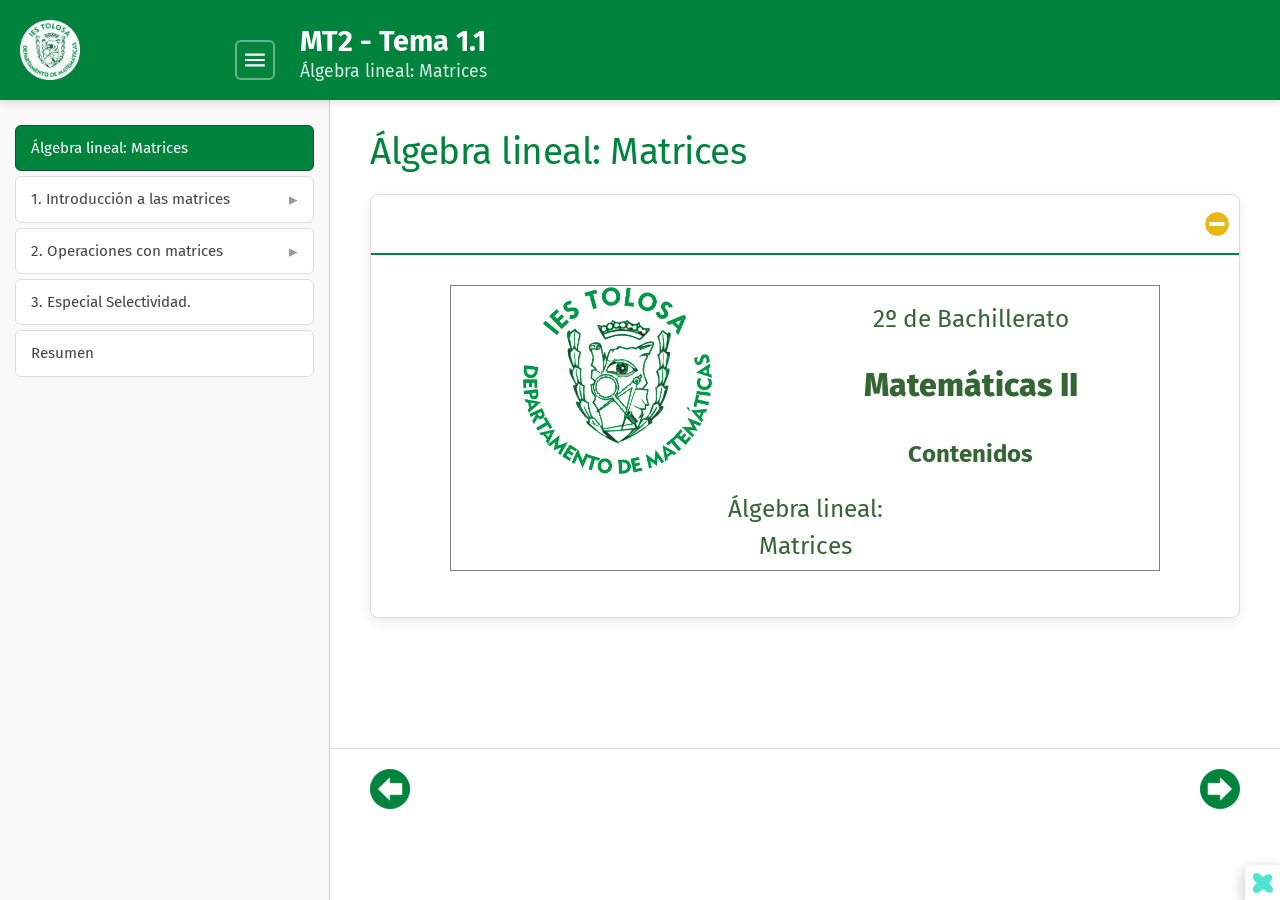
<file: index.html>
<!DOCTYPE html>
<html lang="es" id="exe-index">
<head>
<meta charset="utf-8">
<meta name="generator" content="eXeLearning v4.0.5">
<meta name="viewport" content="width=device-width, initial-scale=1">
<title>MT2 - Tema 1.1</title>
<link rel="icon" type="image/x-icon" href="libs/favicon.ico">
<meta name="description" content="Curso 2º - Enseñanza Bachillerato
Nombre asignatura/materia: Matemáticas II">
<script>document.querySelector("html").classList.add("js");</script><script src="libs/jquery/jquery.min.js"> </script><script src="libs/common_i18n.js"> </script><script src="libs/common.js"> </script><script src="libs/exe_export.js"> </script><script src="libs/bootstrap/bootstrap.bundle.min.js"> </script><link rel="stylesheet" href="libs/bootstrap/bootstrap.min.css">
<script src="idevices/text/text.js"></script><link rel="stylesheet" href="idevices/text/text.css">
<link rel="stylesheet" href="content/css/base.css"><script src="theme/style.js"> </script><script src="theme/z-custom-effects.js"> </script><link rel="stylesheet" href="theme/colores.css"><link rel="stylesheet" href="theme/comic.css"><link rel="stylesheet" href="theme/ejercicio.css"><link rel="stylesheet" href="theme/libreta.css"><link rel="stylesheet" href="theme/navegacion.css"><link rel="stylesheet" href="theme/nota-azul.css"><link rel="stylesheet" href="theme/retroalimentacion.css"><link rel="stylesheet" href="theme/style.css">
<script src="libs/exe_math/tex-mml-svg.js"> </script>
</head>
<body class="exe-export exe-web-site">
<script>document.body.className+=" js"</script>
<div class="exe-content exe-export pre-js siteNav-hidden"><a href="#page-mobbw62z-egsiuaq29" id="skipNav">Skip to content</a> <nav id="siteNav">
<ul>
<li class="active"> <a href="index.html" class="active main-node no-ch">Álgebra lineal: Matrices</a>
</li>
<li> <a href="html/1-introduccion-a-las-matrices.html" class="daddy">1. Introducción a las matrices</a>
<ul class="other-section">
<li> <a href="html/11-concepto-de-matriz.html" class="no-ch">1.1. Concepto de matriz</a>
</li>
<li> <a href="html/12-tipos-de-matrices.html" class="no-ch">1.2. Tipos de matrices</a>
</li>
<li> <a href="html/13-concepto-de-submatriz.html" class="no-ch">1.3. Concepto de submatriz</a>
</li>
</ul>
</li>
<li> <a href="html/2-operaciones-con-matrices.html" class="daddy">2. Operaciones con matrices</a>
<ul class="other-section">
<li> <a href="html/21-suma-de-matrices.html" class="no-ch">2.1. Suma de matrices</a>
</li>
<li> <a href="html/22-producto-de-un-escalar-por-una-matriz.html" class="no-ch">2.2. Producto de un escalar por una matriz</a>
</li>
<li> <a href="html/23-producto-de-matrices.html" class="no-ch">2.3. Producto de matrices</a>
</li>
<li> <a href="html/24-actividades.html" class="no-ch">2.4 Actividades</a>
</li>
</ul>
</li>
<li> <a href="html/3-especial-selectividad.html" class="no-ch">3. Especial Selectividad.</a>
</li>
<li> <a href="html/resumen.html" class="no-ch">Resumen</a>
</li>
</ul>
</nav><main id="page-mobbw62z-egsiuaq29" class="page"> 
<header class="main-header">
<div class="package-header"><p class="package-title">MT2 - Tema 1.1</p>
<p class="package-subtitle">Álgebra lineal: Matrices</p></div>
<div class="page-header"><h1 class="page-title">Álgebra lineal: Matrices</h1></div>
</header><div id="page-content-page-mobbw62z-egsiuaq29" class="page-content">
<article id="20260224025920ZHEHDJ" class="box no-header">
<header class="box-head no-icon">
<button class="box-toggle box-toggle-on" title="Toggle content">
<span>Toggle content</span>
</button></header>
<div class="box-content">
<div id="20260223202609ILKWBT" class="idevice_node text" data-idevice-path="idevices/text/" data-idevice-type="text" data-idevice-component-type="json" data-idevice-json-data="{&quot;ideviceId&quot;:&quot;20260223202609ILKWBT&quot;}">
<div class="exe-text-template"><div class="textIdeviceContent">
            <div class="exe-text-activity">
                <div><table style="width: 90%; height: 260px; border-width: 1px; border-style: solid;" border="1" align="center">
<tbody>
<tr>
<td rowspan="4" style="border: 0px solid #ffffff;">
<p align="center"><img alt="Logo IEDA" src="content/resources/20260223202609ILKWBT/MATEMTICAS__V.png" title="Logo IEDA" width="189" height="187"></p>
</td>
<td style="border: 0px solid #ffffff;"></td>
</tr>
<tr>
<td style="border: 0px solid #ffffff;">
<h2 align="center"><span style="color: #336633;">2º de Bachillerato<br></span></h2>
</td>
</tr>
<tr>
<td style="border: 0px solid #ffffff;">
<h2 align="center"><span style="font-size: xx-large; line-height: 100%;"><strong><span style="color: #336633;"><span style="font-size: xx-large;"><strong><span style="color: #336633;">Matemáticas II<br></span></strong></span></span></strong></span></h2>
</td>
</tr>
<tr>
<td style="border: 0px solid #ffffff;">
<h2 align="center"><span style="font-size: x-large;"><strong><span style="color: #336633;">Contenidos<br></span></strong></span></h2>
</td>
</tr>
<tr>
<td colspan="2" style="border: 0px solid #ffffff;"></td>
</tr>
<tr>
<td colspan="2" style="border: 0px solid #ffffff;">
<h2 align="center"><span style="color: #336633;">Álgebra lineal: </span></h2>
<h2 align="center"><span style="color: #336633;">Matrices<br></span></h2>
</td>
</tr>
</tbody>
</table><p class="clearfix"></p></div>
            </div></div></div>
</div>
</div>
</article>
</div></main><div class="nav-buttons">
<span class="nav-button nav-button-left" aria-hidden="true"><span>Anterior</span></span>
<a href="html/1-introduccion-a-las-matrices.html" title="Siguiente" class="nav-button nav-button-right"><span>Siguiente</span></a>
</div>
<footer id="siteFooter" class="siteFooter-empty"><div id="siteFooterContent"></div></footer>
</div>
<p id="made-with-eXe"> <a href="https://exelearning.net/" target="_blank" rel="noopener"> <span>Creado con eXeLearning <span>(Ventana nueva)</span></span></a></p>
</body>
</html>
</file>
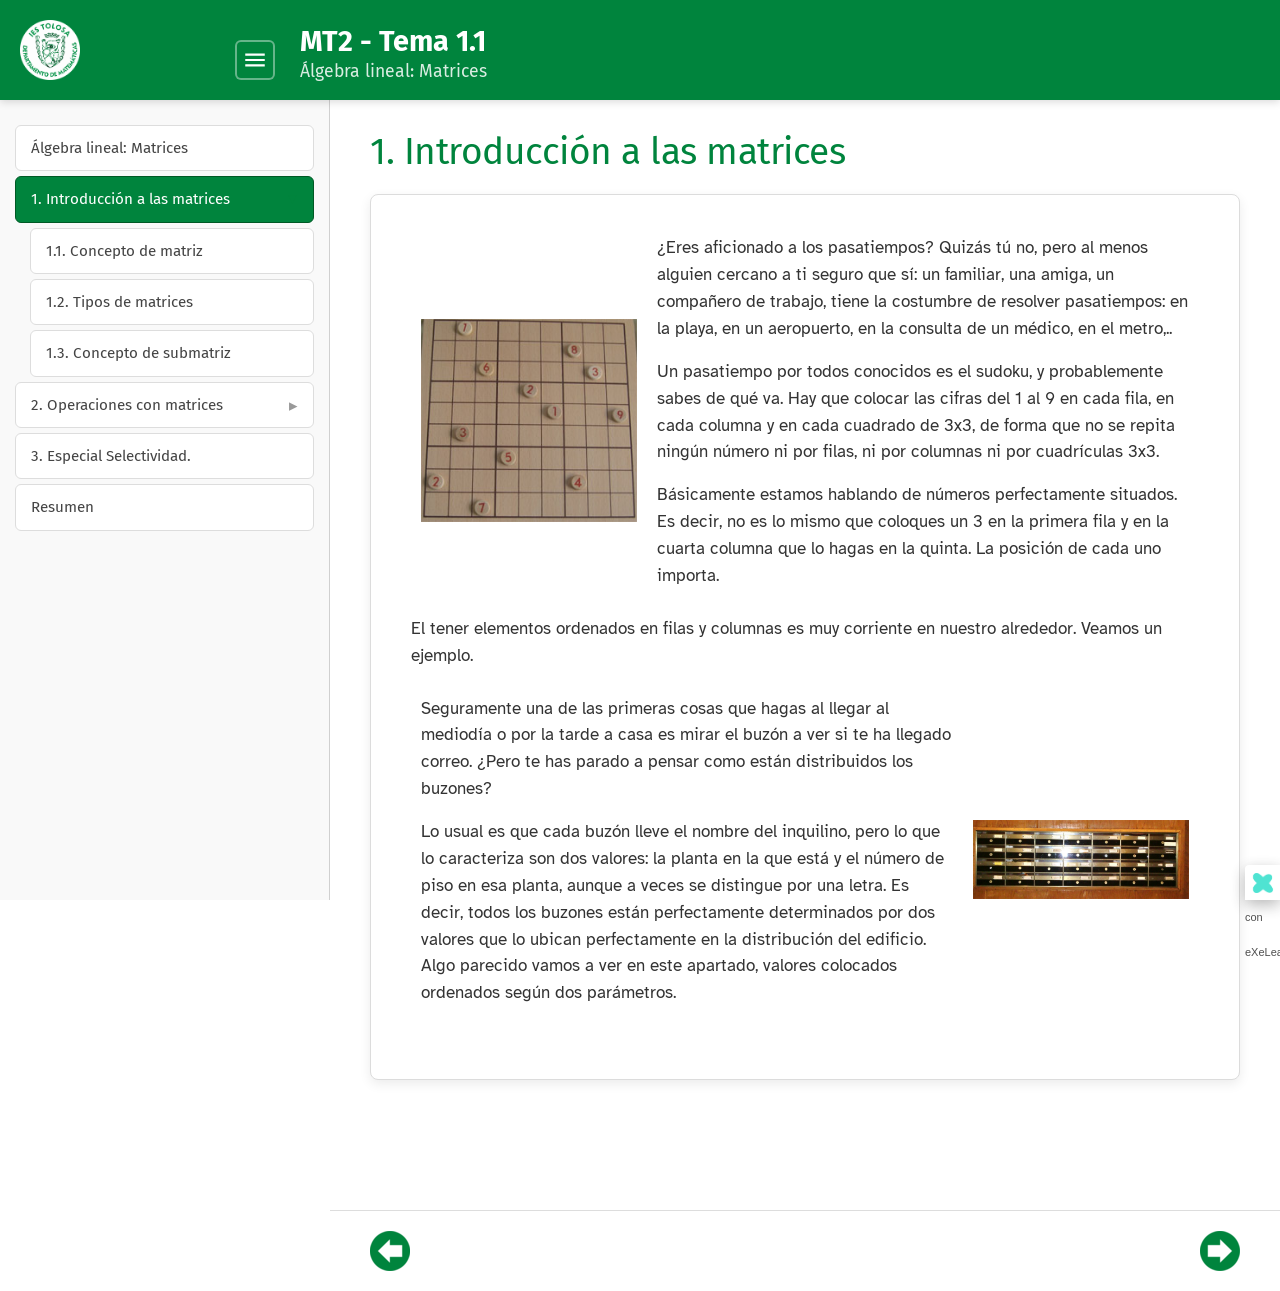
<file: html/1-introduccion-a-las-matrices.html>
<!DOCTYPE html>
<html lang="es" id="exe-page-mobbw633-iex1s3mgd">
<head>
<meta charset="utf-8">
<meta name="generator" content="eXeLearning v4.0.5">
<meta name="viewport" content="width=device-width, initial-scale=1">
<title>1. Introducción a las matrices | MT2 - Tema 1.1</title>
<link rel="icon" type="image/x-icon" href="../libs/favicon.ico">
<meta name="description" content="Curso 2º - Enseñanza Bachillerato
Nombre asignatura/materia: Matemáticas II">
<script>document.querySelector("html").classList.add("js");</script><script src="../libs/jquery/jquery.min.js"> </script><script src="../libs/common_i18n.js"> </script><script src="../libs/common.js"> </script><script src="../libs/exe_export.js"> </script><script src="../libs/bootstrap/bootstrap.bundle.min.js"> </script><link rel="stylesheet" href="../libs/bootstrap/bootstrap.min.css">
<script src="../idevices/text/text.js"></script><link rel="stylesheet" href="../idevices/text/text.css">
<link rel="stylesheet" href="../content/css/base.css"><script src="../theme/style.js"> </script><script src="../theme/z-custom-effects.js"> </script><link rel="stylesheet" href="../theme/colores.css"><link rel="stylesheet" href="../theme/comic.css"><link rel="stylesheet" href="../theme/ejercicio.css"><link rel="stylesheet" href="../theme/libreta.css"><link rel="stylesheet" href="../theme/navegacion.css"><link rel="stylesheet" href="../theme/nota-azul.css"><link rel="stylesheet" href="../theme/retroalimentacion.css"><link rel="stylesheet" href="../theme/style.css">
<script src="../libs/exe_math/tex-mml-svg.js"> </script>
</head>
<body class="exe-export exe-web-site">
<script>document.body.className+=" js"</script>
<div class="exe-content exe-export pre-js siteNav-hidden"><a href="#page-mobbw633-iex1s3mgd" id="skipNav">Skip to content</a> <nav id="siteNav">
<ul>
<li> <a href="../index.html" class="main-node no-ch">Álgebra lineal: Matrices</a>
</li>
<li class="active"> <a href="../html/1-introduccion-a-las-matrices.html" class="active daddy">1. Introducción a las matrices</a>
<ul class="other-section">
<li> <a href="../html/11-concepto-de-matriz.html" class="no-ch">1.1. Concepto de matriz</a>
</li>
<li> <a href="../html/12-tipos-de-matrices.html" class="no-ch">1.2. Tipos de matrices</a>
</li>
<li> <a href="../html/13-concepto-de-submatriz.html" class="no-ch">1.3. Concepto de submatriz</a>
</li>
</ul>
</li>
<li> <a href="../html/2-operaciones-con-matrices.html" class="daddy">2. Operaciones con matrices</a>
<ul class="other-section">
<li> <a href="../html/21-suma-de-matrices.html" class="no-ch">2.1. Suma de matrices</a>
</li>
<li> <a href="../html/22-producto-de-un-escalar-por-una-matriz.html" class="no-ch">2.2. Producto de un escalar por una matriz</a>
</li>
<li> <a href="../html/23-producto-de-matrices.html" class="no-ch">2.3. Producto de matrices</a>
</li>
<li> <a href="../html/24-actividades.html" class="no-ch">2.4 Actividades</a>
</li>
</ul>
</li>
<li> <a href="../html/3-especial-selectividad.html" class="no-ch">3. Especial Selectividad.</a>
</li>
<li> <a href="../html/resumen.html" class="no-ch">Resumen</a>
</li>
</ul>
</nav><main id="page-mobbw633-iex1s3mgd" class="page"> 
<header class="main-header">
<div class="package-header"><p class="package-title">MT2 - Tema 1.1</p>
<p class="package-subtitle">Álgebra lineal: Matrices</p></div>
<div class="page-header"><h1 class="page-title">1. Introducción a las matrices</h1></div>
</header><div id="page-content-page-mobbw633-iex1s3mgd" class="page-content">
<article id="20260224025920VCFGHH" class="box no-header sin-titulo">
<header class="box-head no-icon">
<button class="box-toggle box-toggle-on" title="Toggle content">
<span>Toggle content</span>
</button></header>
<div class="box-content">
<div id="20260223202609ATGUFD" class="idevice_node text" data-idevice-path="../idevices/text/" data-idevice-type="text" data-idevice-component-type="json" data-idevice-json-data="{&quot;ideviceId&quot;:&quot;20260223202609ATGUFD&quot;}">
<div class="exe-text-template"><div class="textIdeviceContent">
            <div class="exe-text-activity">
                <div><table border="0" cellpadding="10" style="width: 100%;">
<tbody>
<tr>
<td style="width: 30%;"><img src="../content/resources/20260223202609ATGUFD/Sudoku2.jpg" height="234" width="250" style="float: right;"></td>
<td style="width: 70px;">
<p>¿Eres aficionado a los pasatiempos? Quizás tú no, pero al menos alguien cercano a ti seguro que sí: un familiar, una amiga, un compañero de trabajo, tiene la costumbre de resolver pasatiempos: en la playa, en un aeropuerto, en la consulta de un médico, en el metro,..</p>
<p>Un pasatiempo por todos conocidos es el&nbsp;sudoku, y probablemente sabes de qué va. Hay que colocar las cifras del 1 al 9 en cada fila, en cada columna y en cada cuadrado de 3x3, de forma que no se repita ningún número ni por filas, ni por columnas ni por cuadrículas 3x3.</p>
<p>Básicamente estamos hablando de números perfectamente situados. Es decir, no es lo mismo que coloques un 3 en la primera fila y en la cuarta columna que lo hagas en la quinta. La posición de cada uno importa.</p>
</td>
</tr>
</tbody>
</table>
<p>El tener elementos ordenados en filas y columnas es muy corriente en nuestro alrededor. Veamos un ejemplo.</p>
<table cellpadding="10" style="width: 100%;">
<tbody>
<tr>
<td style="width: 70%;">
<p>Seguramente una de las primeras cosas que hagas al llegar al mediodía o por la tarde a casa es mirar el buzón a ver si te ha llegado correo. ¿Pero te has parado a pensar como están distribuidos los buzones?</p>
<p>Lo usual es que cada buzón lleve el nombre del inquilino, pero lo que lo caracteriza son dos valores: la planta en la que está y el número de piso en esa planta, aunque a veces se distingue por una letra. Es decir, todos los buzones están perfectamente determinados por dos valores que lo ubican perfectamente en la distribución del edificio. Algo parecido vamos a ver en este apartado, valores colocados ordenados según dos parámetros.</p>
</td>
<td style="width: 30%;"><img src="../content/resources/20260223202609ATGUFD/Buzon2.jpg" height="229" width="625"></td>
</tr>
</tbody>
</table><p class="clearfix"></p></div>
            </div></div></div>
</div>
</div>
</article>
</div></main><div class="nav-buttons">
<a href="../index.html" title="Anterior" class="nav-button nav-button-left"><span>Anterior</span></a>
<a href="../html/11-concepto-de-matriz.html" title="Siguiente" class="nav-button nav-button-right"><span>Siguiente</span></a>
</div>
<footer id="siteFooter" class="siteFooter-empty"><div id="siteFooterContent"></div></footer>
</div>
<p id="made-with-eXe"> <a href="https://exelearning.net/" target="_blank" rel="noopener"> <span>Creado con eXeLearning <span>(Ventana nueva)</span></span></a></p>
</body>
</html>
</file>
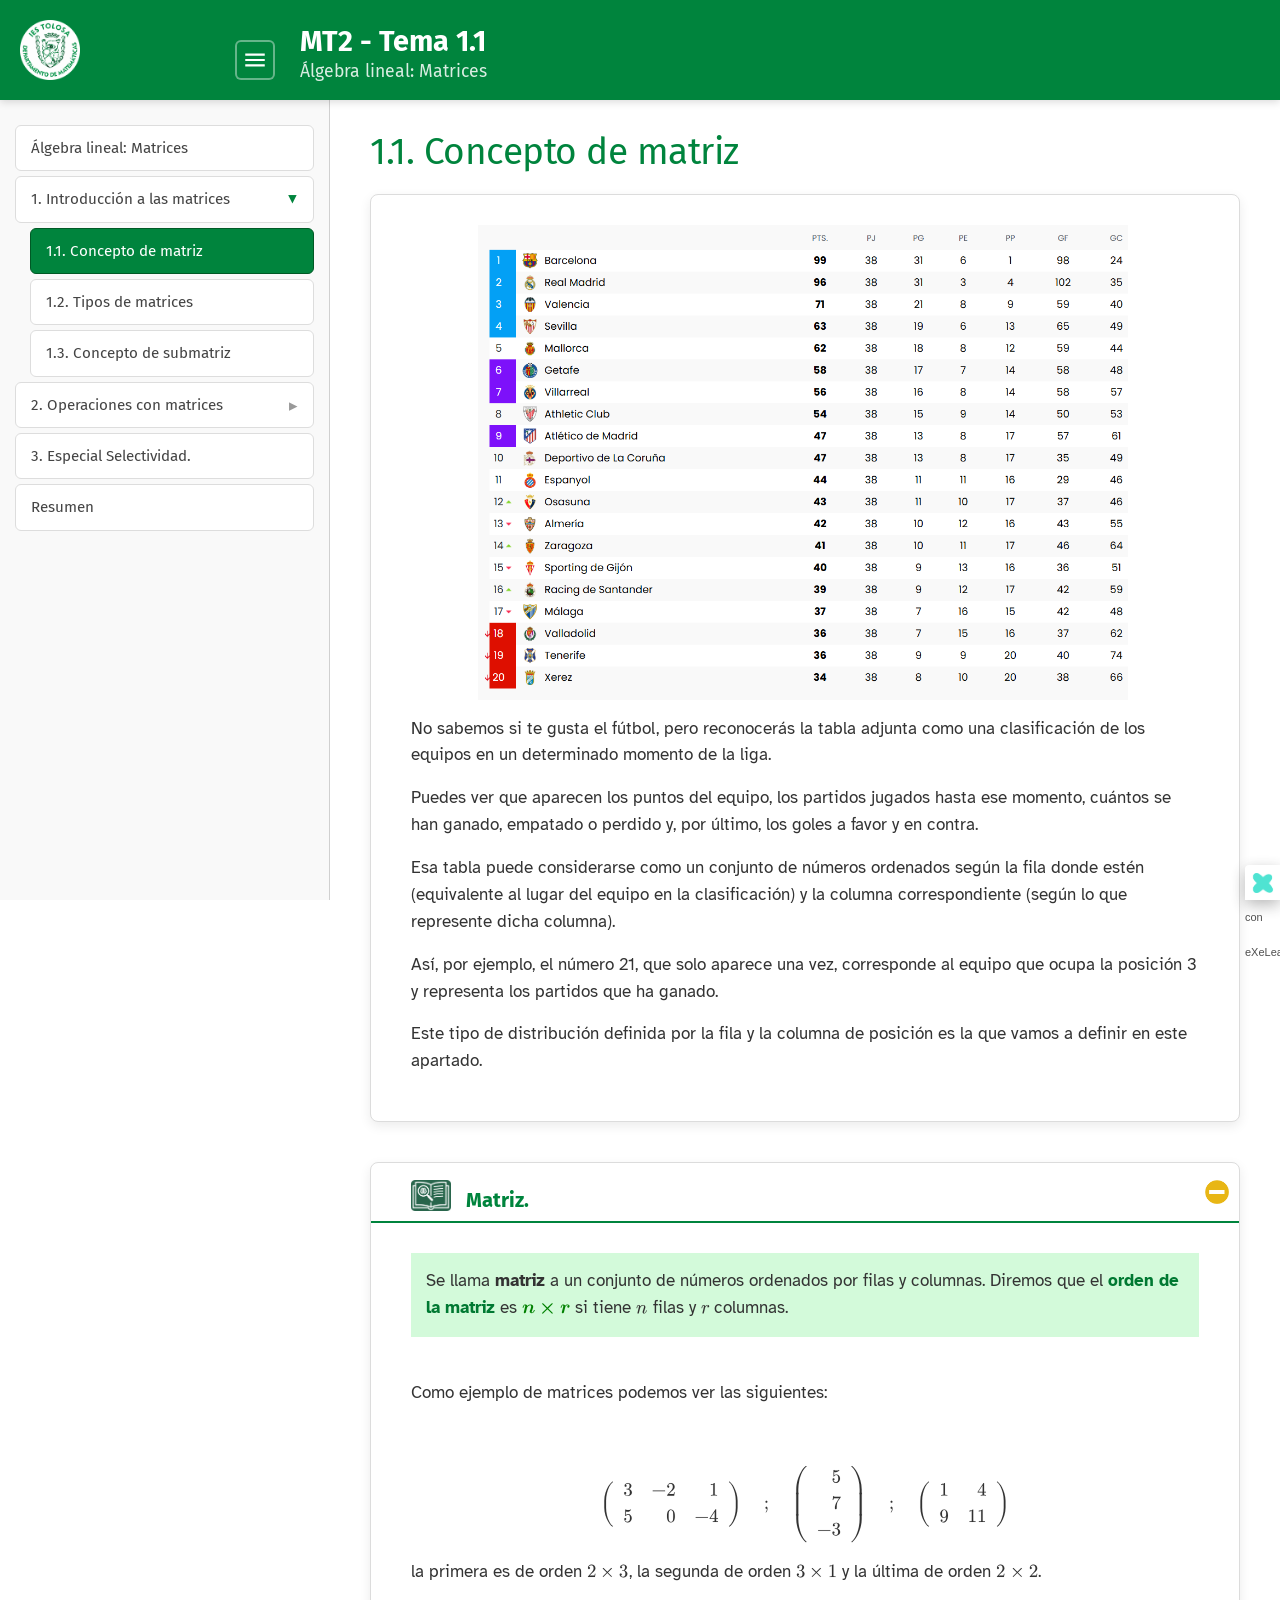
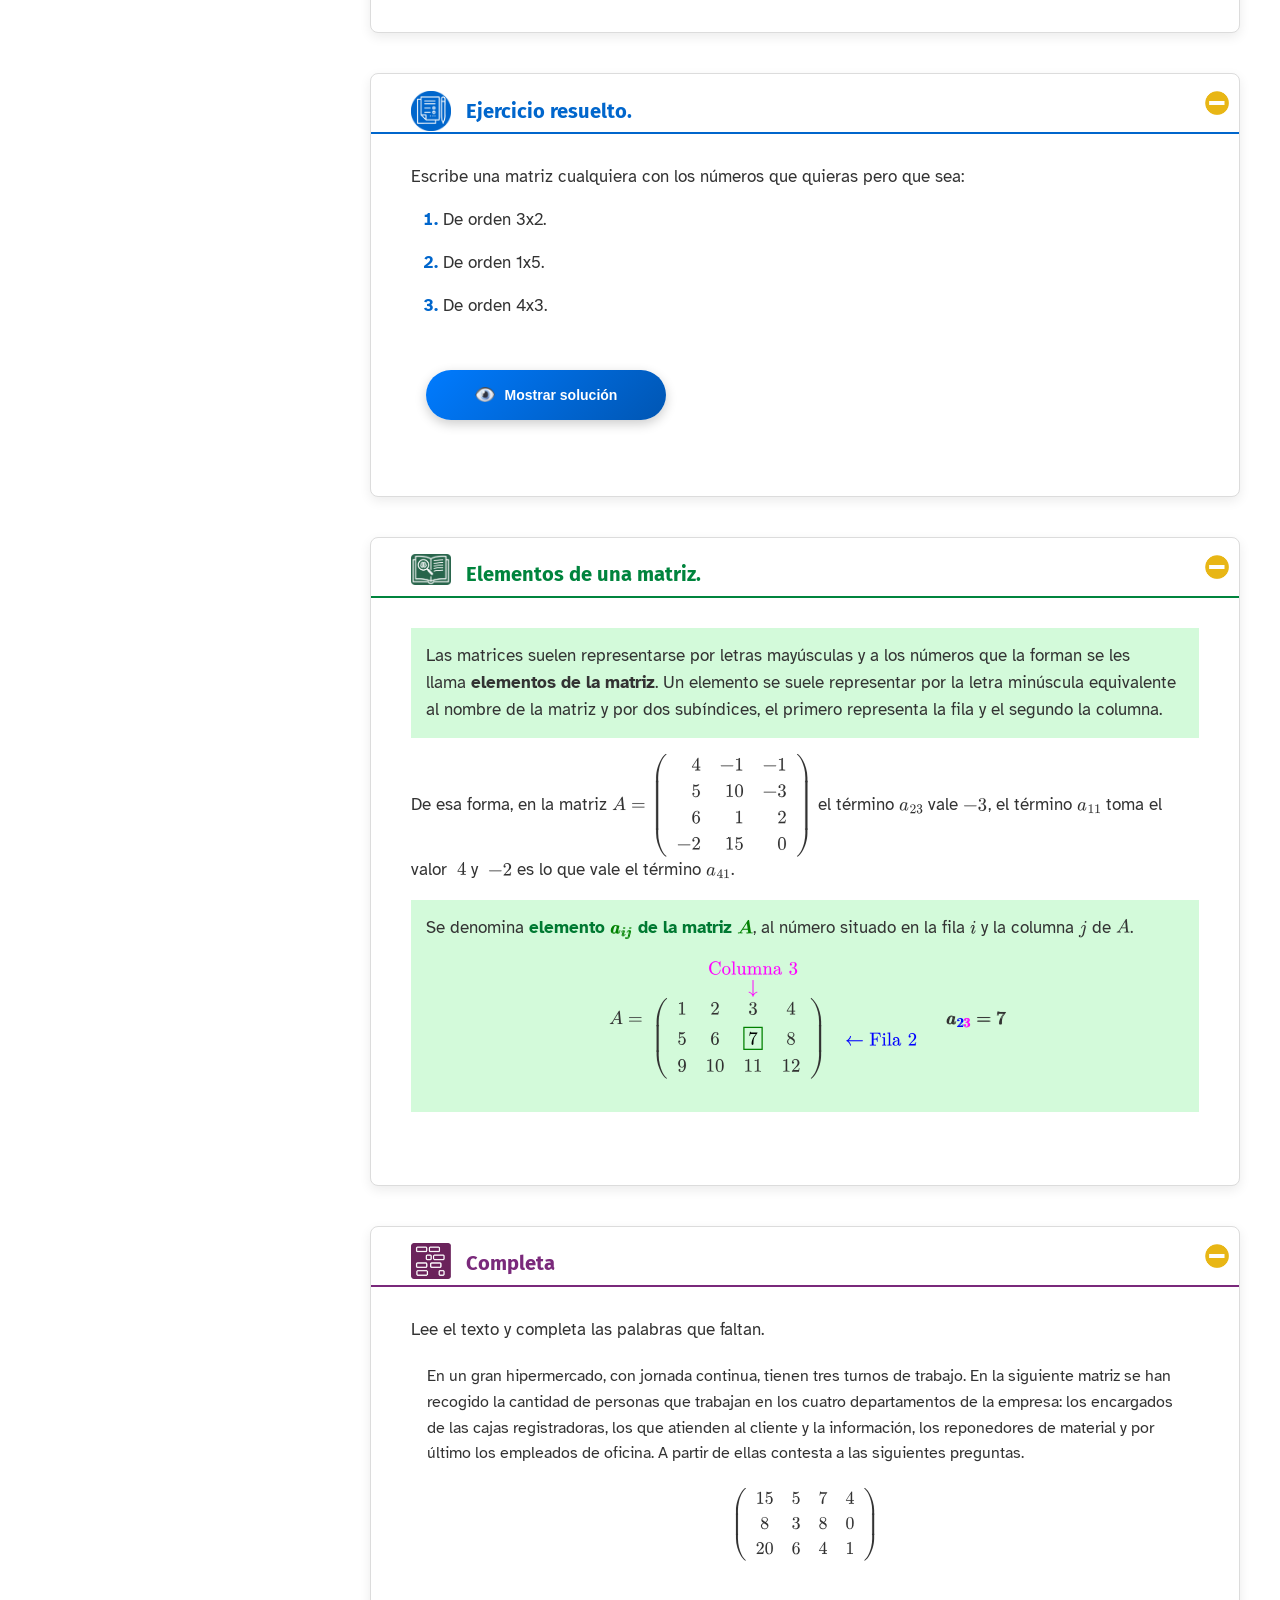
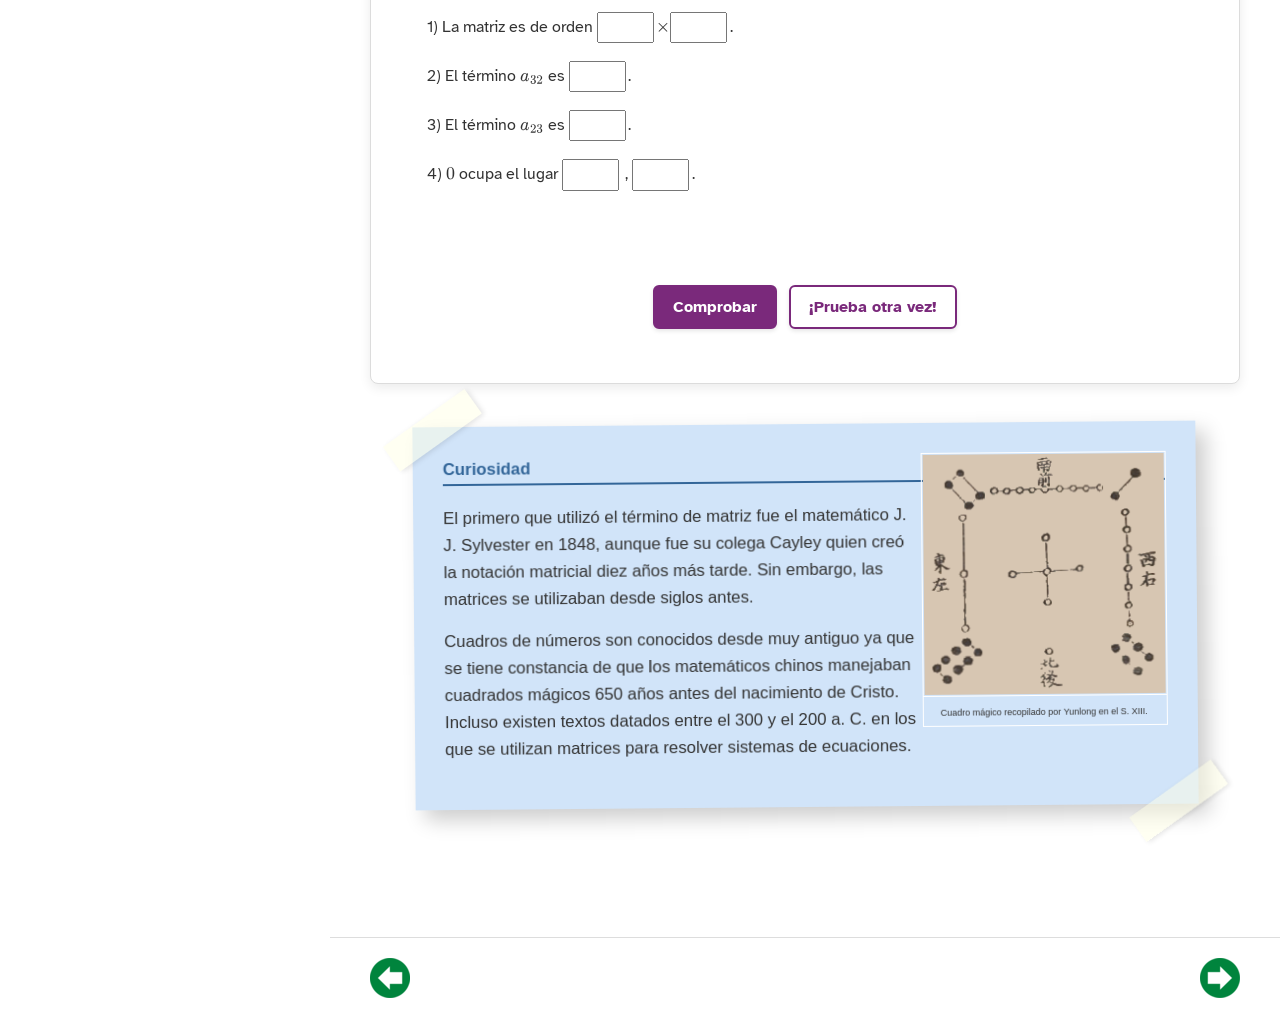
<file: html/11-concepto-de-matriz.html>
<!DOCTYPE html>
<html lang="es" id="exe-page-mobbw635-9ltj9kans">
<head>
<meta charset="utf-8">
<meta name="generator" content="eXeLearning v4.0.5">
<meta name="viewport" content="width=device-width, initial-scale=1">
<title>1.1. Concepto de matriz | MT2 - Tema 1.1</title>
<link rel="icon" type="image/x-icon" href="../libs/favicon.ico">
<meta name="description" content="Curso 2º - Enseñanza Bachillerato
Nombre asignatura/materia: Matemáticas II">
<script>document.querySelector("html").classList.add("js");</script><script src="../libs/jquery/jquery.min.js"> </script><script src="../libs/common_i18n.js"> </script><script src="../libs/common.js"> </script><script src="../libs/exe_export.js"> </script><script src="../libs/bootstrap/bootstrap.bundle.min.js"> </script><link rel="stylesheet" href="../libs/bootstrap/bootstrap.min.css">
<script src="../idevices/text/text.js"></script><link rel="stylesheet" href="../idevices/text/text.css">
<script src="../idevices/complete/complete.js"></script><link rel="stylesheet" href="../idevices/complete/complete.css">
<script src="../libs/jquery-ui/jquery-ui.min.js"> </script>
<link rel="stylesheet" href="../content/css/base.css"><script src="../theme/style.js"> </script><script src="../theme/z-custom-effects.js"> </script><link rel="stylesheet" href="../theme/colores.css"><link rel="stylesheet" href="../theme/comic.css"><link rel="stylesheet" href="../theme/ejercicio.css"><link rel="stylesheet" href="../theme/libreta.css"><link rel="stylesheet" href="../theme/navegacion.css"><link rel="stylesheet" href="../theme/nota-azul.css"><link rel="stylesheet" href="../theme/retroalimentacion.css"><link rel="stylesheet" href="../theme/style.css">
<script src="../libs/exe_math/tex-mml-svg.js"> </script>
</head>
<body class="exe-export exe-web-site">
<script>document.body.className+=" js"</script>
<div class="exe-content exe-export pre-js siteNav-hidden"><a href="#page-mobbw635-9ltj9kans" id="skipNav">Skip to content</a> <nav id="siteNav">
<ul>
<li> <a href="../index.html" class="main-node no-ch">Álgebra lineal: Matrices</a>
</li>
<li class="current-page-parent"> <a href="../html/1-introduccion-a-las-matrices.html" class="daddy">1. Introducción a las matrices</a>
<ul class="other-section">
<li class="active"> <a href="../html/11-concepto-de-matriz.html" class="active no-ch">1.1. Concepto de matriz</a>
</li>
<li> <a href="../html/12-tipos-de-matrices.html" class="no-ch">1.2. Tipos de matrices</a>
</li>
<li> <a href="../html/13-concepto-de-submatriz.html" class="no-ch">1.3. Concepto de submatriz</a>
</li>
</ul>
</li>
<li> <a href="../html/2-operaciones-con-matrices.html" class="daddy">2. Operaciones con matrices</a>
<ul class="other-section">
<li> <a href="../html/21-suma-de-matrices.html" class="no-ch">2.1. Suma de matrices</a>
</li>
<li> <a href="../html/22-producto-de-un-escalar-por-una-matriz.html" class="no-ch">2.2. Producto de un escalar por una matriz</a>
</li>
<li> <a href="../html/23-producto-de-matrices.html" class="no-ch">2.3. Producto de matrices</a>
</li>
<li> <a href="../html/24-actividades.html" class="no-ch">2.4 Actividades</a>
</li>
</ul>
</li>
<li> <a href="../html/3-especial-selectividad.html" class="no-ch">3. Especial Selectividad.</a>
</li>
<li> <a href="../html/resumen.html" class="no-ch">Resumen</a>
</li>
</ul>
</nav><main id="page-mobbw635-9ltj9kans" class="page"> 
<header class="main-header">
<div class="package-header"><p class="package-title">MT2 - Tema 1.1</p>
<p class="package-subtitle">Álgebra lineal: Matrices</p></div>
<div class="page-header"><h1 class="page-title">1.1. Concepto de matriz</h1></div>
</header><div id="page-content-page-mobbw635-9ltj9kans" class="page-content">
<article id="20260224025920SFTUKA" class="box no-header sin-titulo">
<header class="box-head no-icon">
<button class="box-toggle box-toggle-on" title="Toggle content">
<span>Toggle content</span>
</button></header>
<div class="box-content">
<div id="20260223202609RXHNFH" class="idevice_node text" data-idevice-path="../idevices/text/" data-idevice-type="text" data-idevice-component-type="json" data-idevice-json-data="{&quot;ideviceId&quot;:&quot;20260223202609RXHNFH&quot;}">
<div class="exe-text-template">
    <table border="1" align="right">
<tbody>
<tr>
<td style="border: 1px solid #ffffff;"></td>
</tr>
</tbody>
</table>
<p><img src="../content/resources/20260223202609RXHNFH/liga0910_2.png" width="650" height="474" alt="" style="display: block; margin-left: auto; margin-right: auto;" /></p>
<p>No sabemos si te gusta el fútbol, pero reconocerás la tabla adjunta como una clasificación de los equipos en un determinado momento de la liga.</p>
<p>Puedes ver que aparecen los puntos del equipo, los partidos jugados hasta ese momento, cuántos se han ganado, empatado o perdido y, por último, los goles a favor y en contra. </p>
<p>Esa tabla puede considerarse como un conjunto de números ordenados según la fila donde estén (equivalente al lugar del equipo en la clasificación) y la columna correspondiente (según lo que represente dicha columna).</p>
<p>Así, por ejemplo, el número 21, que solo aparece una vez, corresponde al equipo que ocupa la posición 3 y representa los partidos que ha ganado.</p>
<p>Este tipo de distribución definida por la fila y la columna de posición es la que vamos a definir en este apartado.</p>
</div>
</div>
</div>
</article><article id="20260224025920DZFSBR" class="box">
<header class="box-head">
<div class="box-icon exe-icon">
<img src="../theme/icons/icon_definicion.png" alt="" style="display:block;object-fit:contain;">
</div>
<h1 class="box-title">Matriz.</h1>
<button class="box-toggle box-toggle-on" title="Toggle content">
<span>Toggle content</span>
</button></header>
<div class="box-content">
<div id="20260223202609PWPUPH" class="idevice_node text" data-idevice-path="../idevices/text/" data-idevice-type="text" data-idevice-component-type="json" data-idevice-json-data="{&quot;ideviceId&quot;:&quot;20260223202609PWPUPH&quot;}">
<div class="exe-text-template"><div class="textIdeviceContent">
            <div class="exe-text-activity">
                <div><table border="0" cellpadding="15" style="width: 99.9703%; background-color: #d3fada;">
<tbody>
<tr>
<td style="width: 99.9703%;">Se llama&nbsp;<span style="font-weight: bolder;">matriz&nbsp;</span>a un conjunto de números ordenados por filas y columnas. Diremos que el&nbsp;<span style="font-weight: bolder; color: #007932;">orden de la matriz</span> es \(\boldsymbol{\color{green}{n\times r}}\) si tiene \(n\) filas y \(r\) columnas.</td>
</tr>
</tbody>
</table>
<p><br></p>
<p>Como ejemplo de matrices podemos ver las siguientes:</p>
<p>&nbsp;\[<br>\left( \begin{array}{rrr} 3 & -2 & 1 \\ 5 & 0 & -4 \end{array} \right)<br>\quad ; \quad<br>\left( \begin{array}{r} 5 \\ 7 \\ -3 \end{array} \right)<br>\quad ; \quad<br>\left( \begin{array}{rr} 1 & 4 \\ 9 & 11 \end{array} \right)<br>\]la primera es de orden \(2\times3\), la segunda de orden \(3\times1\) y la última de orden \(2\times2\).</p><p class="clearfix"></p></div>
            </div></div></div>
</div>
</div>
</article><article id="20260224025920FFMKOV" class="box caja-azul ejercicio-custom">
<header class="box-head">
<div class="box-icon exe-icon">
<img src="../theme/icons/icon_ejercicioresuelto.png" alt="" style="display:block;object-fit:contain;">
</div>
<h1 class="box-title">Ejercicio resuelto.</h1>
<button class="box-toggle box-toggle-on" title="Toggle content">
<span>Toggle content</span>
</button></header>
<div class="box-content">
<div id="20260223222003031OGP" class="idevice_node text" data-idevice-path="../idevices/text/" data-idevice-type="text" data-idevice-component-type="json" data-idevice-json-data="{&quot;ideviceId&quot;:&quot;20260223222003031OGP&quot;}">
<div class="exe-text-template"><div class="textIdeviceContent">
            <div class="exe-text-activity">
                <div><p>Escribe una matriz cualquiera con los números que quieras pero que sea:</p>
<ol>
<li>
<p>De orden 3x2.</p>
</li>
<li>
<p>De orden 1x5.</p>
</li>
<li>
<p>De orden 4x3.</p>
</li>
</ol>
            <div class="iDevice_buttons feedback-button js-required">
                <input type="button" class="feedbacktooglebutton" value="Cambia en web">
            </div>
            <div class="feedback js-feedback js-hidden"><p>Los números pueden cambiar, pero la forma tiene que ser como las siguientes:</p>
<p>\[<br />\text{Orden } 3 \times 2: \quad \left( \begin{array}{rr} 12 & -5 \\ 0 & 24 \\ -8 & 3 \end{array} \right)<br />\]</p>
<p><br />\[<br />\text{Orden } 1 \times 5: \quad \left( \begin{array}{rrrrr} 7 & -1 & 14 & 0 & -22 \end{array} \right)<br />\]</p>
<p><br />\[<br />\text{Orden } 4 \times 3: \quad \left( \begin{array}{rrr} 100 & 25 & -10 \\ 45 & 0 & 8 \\ -7 & 56 & 12 \\ 1 & -4 & 99 \end{array} \right)<br />\]</p></div><p class="clearfix"></p></div>
            </div></div></div>
</div>
</div>
</article><article id="20260224025920PRFNFV" class="box">
<header class="box-head">
<div class="box-icon exe-icon">
<img src="../theme/icons/icon_definicion.png" alt="" style="display:block;object-fit:contain;">
</div>
<h1 class="box-title">Elementos de una matriz.</h1>
<button class="box-toggle box-toggle-on" title="Toggle content">
<span>Toggle content</span>
</button></header>
<div class="box-content">
<div id="20260223202609CTPFXJ" class="idevice_node text" data-idevice-path="../idevices/text/" data-idevice-type="text" data-idevice-component-type="json" data-idevice-json-data="{&quot;ideviceId&quot;:&quot;20260223202609CTPFXJ&quot;}">
<div class="exe-text-template"><div class="textIdeviceContent">
            <div class="exe-text-activity">
                <div><table cellpadding="15" style="width: 99.9703%; background-color: #d3fada;">
<tbody>
<tr>
<td style="width: 99.9703%;">Las matrices suelen representarse por letras mayúsculas y a los números que la forman se les llama&nbsp;<span style="font-weight: bolder;">elementos de la matriz</span>. Un elemento se suele representar por la letra minúscula equivalente al nombre de la matriz y por dos subíndices, el primero representa la fila y el segundo la columna.</td>
</tr>
</tbody>
</table>
<p></p>
<p>De esa forma, en la matriz \( A = \left( \begin{array}{rrr} 4 & -1 & -1 \\ 5 & 10 & -3 \\ 6 & 1 & 2 \\ -2 & 15 & 0 \end{array} \right) \) el término \( a_{23} \) vale \(-3\), el término \( a_{11} \) toma el valor &nbsp;\(4\) y &nbsp;\(-2\) es lo que vale el término \( a_{41} \).</p><p class="clearfix"></p></div>
            </div></div></div>
</div><div id="20260223202609WFSGLL" class="idevice_node text" data-idevice-path="../idevices/text/" data-idevice-type="text" data-idevice-component-type="json" data-idevice-json-data="{&quot;ideviceId&quot;:&quot;20260223202609WFSGLL&quot;}">
<div class="exe-text-template">
    <table border="0" cellpadding="15" style="width: 99.9703%; background-color: #d3fada;">
<tbody>
<tr>
<td style="width: 99.9703%;">
<p>Se denomina <span style="font-weight: bolder;"><span style="color: #007932;">elemento</span> </span>\(\color{green}{\pmb{a_{ij}}}\)<span style="font-weight: bolder;"> <span style="color: #007932;">de la matriz</span> </span>\(\color{green}{\boldsymbol{A}}\), al número situado en la fila \(i\) y la columna \(j\) de \(A\).</p>
<p style="text-align: center;"> \(A=\)\(<br />\begin{array}{c}<br />\hspace{1.5em} \color{magenta}{\text{Columna 3}} \\[-1ex]<br />\hspace{1.5em} \color{magenta}{\downarrow} \\[-1.5ex]<br />\left( \begin{array}{cccc}<br />1 & 2 & 3 & 4 \\<br />5 & 6 & \color{green}{\boxed{\color{black}{7}}} & 8 \\<br />9 & 10 & 11 & 12<br />\end{array} \right)<br />\end{array}<br />\begin{array}{l}<br />\\[2ex] \color{blue}{\leftarrow \text{Fila 2}}<br />\end{array}<br />\quad \pmb{a_{\color{blue}{2}\color{magenta}{3}} = 7}<br />\)</p>
</td>
</tr>
</tbody>
</table>
<p><br /></p>
</div>
</div>
</div>
</article><article id="20260224025920CUUFPE" class="box caja-morada sin-copa boton-morado">
<header class="box-head">
<div class="box-icon exe-icon">
<img src="../theme/icons/icon_completa.png" alt="" style="display:block;object-fit:contain;">
</div>
<h1 class="box-title">Completa</h1>
<button class="box-toggle box-toggle-on" title="Toggle content">
<span>Toggle content</span>
</button></header>
<div class="box-content">
<div id="2026022400313962453L" class="idevice_node complete" data-idevice-path="../idevices/complete/" data-idevice-type="complete">
<div class="completa-IDevice"><div class="game-evaluation-ids js-hidden" data-id="2026022400313962453L" data-evaluationb="false" data-evaluationid="20260223202609OJTCJM"></div><div class="completa-feedback-game"></div><div class="completa-instructions"><p>Lee el texto y completa las palabras que faltan.</p></div><div class="completa-DataGame js-hidden">%E9%B0%E6%EB%E2%F7%D5%F3%FF%F7%B0%A8%B0%D1%FD%FF%E2%FE%F7%E6%F3%B0%BE%B0%FB%FC%E1%E6%E0%E7%F1%E6%FB%FD%FC%E1%B0%A8%B0%AE%E2%AC%DE%F7%F7%B2%F7%FE%B2%E6%F7%EA%E6%FD%B2%EB%B2%F1%FD%FF%E2%FE%F7%E6%F3%B2%FE%F3%E1%B2%E2%F3%FE%F3%F0%E0%F3%E1%B2%E3%E7%F7%B2%F4%F3%FE%E6%F3%FC%BC%AE%BD%E2%AC%B0%BE%B0%E6%F7%EA%E6%C6%F7%EA%E6%B0%A8%B0%B7%A1%D1%E2%B7%A1%D7%D7%FC%B7%A0%A2%E7%FC%B7%A0%A2%F5%E0%F3%FC%B7%A0%A2%FA%FB%E2%F7%E0%FF%F7%E0%F1%F3%F6%FD%B7%A0%D1%B7%A0%A2%F1%FD%FC%B7%A0%A2%F8%FD%E0%FC%F3%F6%F3%B7%A0%A2%F1%FD%FC%E6%FB%FC%E7%F3%B7%A0%D1%B7%A0%A2%E6%FB%F7%FC%F7%FC%B7%A0%A2%E6%E0%F7%E1%B7%A0%A2%E6%E7%E0%FC%FD%E1%B7%A0%A2%F6%F7%B7%A0%A2%E6%E0%F3%F0%F3%F8%FD%BC%B7%A0%A2%D7%FC%B7%A0%A2%FE%F3%B7%A0%A2%E1%FB%F5%E7%FB%F7%FC%E6%F7%B7%A0%A2%FF%F3%E6%E0%FB%E8%B7%A0%A2%E1%F7%B7%A0%A2%FA%F3%FC%B7%A0%A2%E0%F7%F1%FD%F5%FB%F6%FD%B7%A0%A2%FE%F3%B7%A0%A2%F1%F3%FC%E6%FB%F6%F3%F6%B7%A0%A2%F6%F7%B7%A0%A2%E2%F7%E0%E1%FD%FC%F3%E1%B7%A0%A2%E3%E7%F7%B7%A0%A2%E6%E0%F3%F0%F3%F8%F3%FC%B7%A0%A2%F7%FC%B7%A0%A2%FE%FD%E1%B7%A0%A2%F1%E7%F3%E6%E0%FD%B7%A0%A2%F6%F7%E2%F3%E0%E6%F3%FF%F7%FC%E6%FD%E1%B7%A0%A2%F6%F7%B7%A0%A2%FE%F3%B7%A0%A2%F7%FF%E2%E0%F7%E1%F3%B7%A1%D3%B7%A0%A2%FE%FD%E1%B7%A0%A2%F7%FC%F1%F3%E0%F5%F3%F6%FD%E1%B7%A0%A2%F6%F7%B7%A0%A2%FE%F3%E1%B7%A0%A2%F1%F3%F8%F3%E1%B7%A0%A2%E0%F7%F5%FB%E1%E6%E0%F3%F6%FD%E0%F3%E1%B7%A0%D1%B7%A0%A2%FE%FD%E1%B7%A0%A2%E3%E7%F7%B7%A0%A2%F3%E6%FB%F7%FC%F6%F7%FC%B7%A0%A2%F3%FE%B7%A0%A2%F1%FE%FB%F7%FC%E6%F7%B7%A0%A2%EB%B7%A0%A2%FE%F3%B7%A0%A2%FB%FC%F4%FD%E0%FF%F3%F1%FB%B7%D4%A1%FC%B7%A0%D1%B7%A0%A2%FE%FD%E1%B7%A0%A2%E0%F7%E2%FD%FC%F7%F6%FD%E0%F7%E1%B7%A0%A2%F6%F7%B7%A0%A2%FF%F3%E6%F7%E0%FB%F3%FE%B7%A0%A2%EB%B7%A0%A2%E2%FD%E0%B7%A0%A2%B7%D4%D3%FE%E6%FB%FF%FD%B7%A0%A2%FE%FD%E1%B7%A0%A2%F7%FF%E2%FE%F7%F3%F6%FD%E1%B7%A0%A2%F6%F7%B7%A0%A2%FD%F4%FB%F1%FB%FC%F3%BC%B7%A0%A2%D3%B7%A0%A2%E2%F3%E0%E6%FB%E0%B7%A0%A2%F6%F7%B7%A0%A2%F7%FE%FE%F3%E1%B7%A0%A2%F1%FD%FC%E6%F7%E1%E6%F3%B7%A0%A2%F3%B7%A0%A2%FE%F3%E1%B7%A0%A2%E1%FB%F5%E7%FB%F7%FC%E6%F7%E1%B7%A0%A2%E2%E0%F7%F5%E7%FC%E6%F3%E1%BC%B7%A1%D1%BD%E2%B7%A1%D7%B7%A2%D3%B7%A1%D1%E2%B7%A1%D7%B7%A7%D1%B7%A7%D0%B7%D3%A2%B7%A1%D1%F0%E0%B7%A0%A2%BD%B7%A1%D7%B7%A7%D1%FE%F7%F4%E6%B7%A0%AA%B7%A0%A2%B7%A7%D1%F0%F7%F5%FB%FC%B7%A5%D0%F3%E0%E0%F3%EB%B7%A5%D6%B7%A5%D0%F1%F1%F1%F1%B7%A5%D6%B7%D3%A2%B7%A1%D1%F0%E0%B7%A0%A2%BD%B7%A1%D7%B7%D3%A2%B7%A0%A2%A3%A7%B7%A0%A2%B7%A0%A4%F3%FF%E2%B7%A1%D0%B7%A0%A2%A7%B7%A0%A2%B7%A0%A4%F3%FF%E2%B7%A1%D0%B7%A0%A2%A5%B7%A0%A2%B7%A0%A4%F3%FF%E2%B7%A1%D0%B7%A0%A2%A6%B7%A0%A2%B7%A7%D1%B7%A7%D1%B7%D3%A2%B7%A1%D1%F0%E0%B7%A0%A2%BD%B7%A1%D7%B7%D3%A2%B7%A0%A2%AA%B7%A0%A2%B7%A0%A4%F3%FF%E2%B7%A1%D0%B7%A0%A2%A1%B7%A0%A2%B7%A0%A4%F3%FF%E2%B7%A1%D0%B7%A0%A2%AA%B7%A0%A2%B7%A0%A4%F3%FF%E2%B7%A1%D0%B7%A0%A2%A2%B7%A0%A2%B7%A7%D1%B7%A7%D1%B7%D3%A2%B7%A1%D1%F0%E0%B7%A0%A2%BD%B7%A1%D7%B7%D3%A2%B7%A0%A2%A0%A2%B7%A0%A2%B7%A0%A4%F3%FF%E2%B7%A1%D0%B7%A0%A2%A4%B7%A0%A2%B7%A0%A4%F3%FF%E2%B7%A1%D0%B7%A0%A2%A6%B7%A0%A2%B7%A0%A4%F3%FF%E2%B7%A1%D0%B7%A0%A2%A3%B7%D3%A2%B7%A1%D1%F0%E0%B7%A0%A2%BD%B7%A1%D7%B7%A7%D1%F7%FC%F6%B7%A5%D0%F3%E0%E0%F3%EB%B7%A5%D6%B7%A0%A2%B7%A7%D1%E0%FB%F5%FA%E6%B7%A0%AB%B7%D3%A2%B7%A1%D1%F0%E0%B7%A0%A2%BD%B7%A1%D7%B7%A7%D1%B7%A7%D6%B7%A1%D1%BD%E2%B7%A1%D7%B7%A2%D3%B7%A1%D1%E2%B7%A1%D7%B7%A1%D1%F0%E0%B7%A0%A2%BD%B7%A1%D7%A3%B7%A0%AB%B7%A0%A2%DE%F3%B7%A0%A2%FF%F3%E6%E0%FB%E8%B7%A0%A2%F7%E1%B7%A0%A2%F6%F7%B7%A0%A2%FD%E0%F6%F7%FC%B7%A0%A2%D2%D2%A1%D2%D2%B7%A7%D1%B7%A0%AA%B7%A7%D1%E6%FB%FF%F7%E1%B7%A7%D1%B7%A0%AB%D2%D2%A6%D2%D2%BC%B7%A1%D1%F0%E0%B7%A0%A2%BD%B7%A1%D7%A0%B7%A0%AB%B7%A0%A2%D7%FE%B7%A0%A2%E6%B7%D7%AB%E0%FF%FB%FC%FD%B7%A0%A2%B7%A7%D1%B7%A0%AA%B7%A0%A2%F3%CD%B7%A5%D0%A1%A0%B7%A5%D6%B7%A0%A2%B7%A7%D1%B7%A0%AB%B7%A0%A2%F7%E1%B7%A0%A2%D2%D2%A4%D2%D2%BC%B7%A1%D1%F0%E0%B7%A0%A2%BD%B7%A1%D7%A1%B7%A0%AB%B7%A0%A2%D7%FE%B7%A0%A2%E6%B7%D7%AB%E0%FF%FB%FC%FD%B7%A0%A2%B7%A7%D1%B7%A0%AA%B7%A0%A2%F3%CD%B7%A5%D0%A0%A1%B7%A5%D6%B7%A0%A2%B7%A7%D1%B7%A0%AB%B7%A0%A2%F7%E1%B7%A0%A2%D2%D2%AA%D2%D2%BC%B7%A1%D1%F0%E0%B7%A0%A2%BD%B7%A1%D7%A6%B7%A0%AB%B7%A0%A2%B7%A7%D1%B7%A0%AA%A2%B7%A7%D1%B7%A0%AB%B7%A0%A2%FD%F1%E7%E2%F3%B7%A0%A2%F7%FE%B7%A0%A2%FE%E7%F5%F3%E0%B7%A0%A2%D2%D2%A0%D2%D2%B7%A0%A2%B7%A0%D1%B7%A0%A2%D2%D2%A6%D2%D2%BC%B7%A1%D1%BD%E2%B7%A1%D7%B7%A2%D3%B7%A1%D1%E2%B7%A1%D7%B7%D3%A2%B7%A1%D1%F0%E0%B7%A0%A2%BD%B7%A1%D7%B7%A1%D1%BD%E2%B7%A1%D7%B0%BE%B0%E1%FA%FD%E5%DF%FB%FC%FB%FF%FB%E8%F7%B0%A8%F4%F3%FE%E1%F7%BE%B0%FB%E6%FB%FC%F7%E0%F3%E0%EB%B0%A8%E9%B0%E1%FA%FD%E5%D1%FE%E7%F7%B0%A8%F4%F3%FE%E1%F7%BE%B0%F1%FE%E7%F7%D5%F3%FF%F7%B0%A8%B0%B0%BE%B0%E2%F7%E0%F1%F7%FC%E6%F3%F5%F7%D1%FE%E7%F7%B0%A8%A6%A2%BE%B0%E1%FA%FD%E5%D1%FD%F6%F7%D3%F1%F1%F7%E1%E1%B0%A8%F4%F3%FE%E1%F7%BE%B0%F1%FD%F6%F7%D3%F1%F1%F7%E1%E1%B0%A8%B0%B0%BE%B0%FF%F7%E1%E1%F3%F5%F7%D1%FD%F6%F7%D3%F1%F1%F7%E1%E1%B0%A8%B0%B0%EF%BE%B0%F1%F3%E1%F7%C1%F7%FC%E1%FB%E6%FB%E4%F7%B0%A8%F4%F3%FE%E1%F7%BE%B0%FB%E1%C1%F1%FD%E0%FF%B0%A8%A2%BE%B0%E6%F7%EA%E6%D0%E7%E6%E6%FD%FC%C1%F1%FD%E0%FF%B0%A8%B0%D5%E7%F3%E0%F6%F3%E0%B2%FE%F3%B2%E2%E7%FC%E6%E7%F3%F1%FBa%FC%B0%BE%B0%E0%F7%E2%F7%F3%E6%D3%F1%E6%FB%E4%FB%E6%EB%B0%A8%E6%E0%E7%F7%BE%B0%E5%F7%FB%F5%FA%E6%F7%F6%B0%A8%A3%A2%A2%BE%B0%E6%F7%EA%E6%D4%F7%F7%F6%D0%F3%F1%F9%B0%A8%B0%B0%BE%B0%E6%F7%EA%E6%D3%F4%E6%F7%E0%B0%A8%B0%B0%BE%B0%F4%F7%F7%F6%D0%F3%F1%F9%B0%A8%F4%F3%FE%E1%F7%BE%B0%E2%F7%E0%F1%F7%FC%E6%F3%F8%F7%D4%D0%B0%A8%A3%A2%A2%BE%B0%E4%F7%E0%E1%FB%FD%FC%B0%A8%A3%BE%B0%F7%E1%E6%E0%FB%F1%E6%D1%FA%F7%F1%F9%B0%A8%F4%F3%FE%E1%F7%BE%B0%E5%FD%E0%F6%E1%C1%FB%E8%F7%B0%A8%E6%E0%E7%F7%BE%B0%E6%FB%FF%F7%B0%A8%A2%BE%B0%E6%EB%E2%F7%B0%A8%A2%BE%B0%E5%FD%E0%F6%E1%D7%E0%E0%FD%E0%E1%B0%A8%B0%B0%BE%B0%F3%E6%E6%F7%FF%E2%E1%DC%E7%FF%F0%F7%E0%B0%A8%A3%BE%B0%E2%F7%E0%F1%F7%FC%E6%F3%F8%F7%D7%E0%E0%FD%E0%B0%A8%A0%A2%BE%B0%E1%FA%FD%E5%C1%FD%FE%E7%E6%FB%FD%FC%B0%A8%F4%F3%FE%E1%F7%BE%B0%E5%FD%E0%F6%E1%DE%FB%FF%FB%E6%B0%A8%F4%F3%FE%E1%F7%BE%B0%F7%E4%F3%FE%E7%F3%E6%FB%FD%FC%B0%A8%F4%F3%FE%E1%F7%BE%B0%F7%E4%F3%FE%E7%F3%E6%FB%FD%FC%DB%D6%B0%A8%B0%A0%A2%A0%A4%A2%A0%A0%A1%A0%A2%A0%A4%A2%AB%DD%D8%C6%D1%D8%DF%B0%BE%B0%FA%F3%E1%D0%F3%F1%F9%B0%A8%F4%F3%FE%E1%F7%BE%B0%E7%E0%FE%D0%F3%F1%F9%B0%A8%B0%B0%BE%B0%F3%E7%E6%FA%FD%E0%D0%F3%F1%F9%DB%FF%F3%F5%F7%B0%A8%B0%B0%BE%B0%F4%FD%FC%E6%D1%FD%FE%FD%E0%B0%A8%B0%B1%A2%A2%A2%A2%A2%A2%B0%BE%B0%FB%F6%B0%A8%B0%A0%A2%A0%A4%A2%A0%A0%A6%A2%A2%A1%A3%A1%AB%A4%A0%A6%A7%A1%DE%B0%BE%B0%FF%E1%F5%E1%B0%A8%E9%B0%FF%E1%F5%C0%F7%E2%FE%EB%B0%A8%B0%C0%F7%E1%E2%FD%FC%F6%F7%E0%B0%BE%B0%FF%E1%F5%D7%FC%E6%F7%E0%D1%FD%F6%F7%B0%A8%B0%DB%FC%E6%E0%FD%F6%E7%E8%F1%F3%B2%F7%FE%B2%F1a%F6%FB%F5%FD%B2%F6%F7%B2%F3%F1%F1%F7%E1%FD%B0%BE%B0%FF%E1%F5%D7%E0%E0%FD%E0%D1%FD%F6%F7%B0%A8%B0%D7%FE%B2%F1a%F6%FB%F5%FD%B2%F6%F7%B2%F3%F1%F1%F7%E1%FD%B2%FC%FD%B2%F7%E1%B2%F1%FD%E0%E0%F7%F1%E6%FD%B0%BE%B0%FF%E1%F5%D5%F3%FF%F7%DD%E4%F7%E0%B0%A8%B03%D4%FB%FC%B2%F6%F7%B2%FE%F3%B2%E2%F3%E0%E6%FB%F6%F3%B3%B0%BE%B0%FF%E1%F5%D1%FE%E7%F7%B0%A8%B03%D5%F7%FC%FB%F3%FE%B3%B2%DE%F3%B2%E2%FB%E1%E6%F3%B2%F7%E1%A8%B0%BE%B0%FF%E1%F5%D1%FD%F6%F7%D3%F1%F1%F7%E1%E1%B0%A8%B0%D1a%F6%FB%F5%FD%B2%F6%F7%B2%F3%F1%F1%F7%E1%FD%B0%BE%B0%FF%E1%F5%C2%FE%F3%EB%C1%E6%F3%E0%E6%B0%A8%B0%C2%E7%FE%E1%F7%B2%F3%E3%E7%7F%B2%E2%F3%E0%F3%B2%F8%E7%F5%F3%E0%B0%BE%B0%FF%E1%F5%D7%E0%E0%FD%E0%E1%B0%A8%B0%D7%E0%E0%FD%E0%F7%E1%B0%BE%B0%FF%E1%F5%DA%FB%E6%E1%B0%A8%B0%D3%F1%FB%F7%E0%E6%FD%E1%B0%BE%B0%FF%E1%F5%C1%F1%FD%E0%F7%B0%A8%B0%C2%E7%FC%E6%E7%F3%F1%FBa%FC%B0%BE%B0%FF%E1%F5%C5%F7%FB%F5%FA%E6%B0%A8%B0%C2%F7%E1%FD%B0%BE%B0%FF%E1%F5%DF%FB%FC%FB%FF%FB%E8%F7%B0%A8%B0%DF%FB%FC%FB%FF%FB%E8%F3%E0%B0%BE%B0%FF%E1%F5%DF%F3%EA%FB%FF%FB%E8%F7%B0%A8%B0%DF%F3%EA%FB%FF%FB%E8%F3%E0%B0%BE%B0%FF%E1%F5%C6%FB%FF%F7%B0%A8%B0%DE%7F%FF%FB%E6%F7%B2%F6%F7%B2%E6%FB%F7%FF%E2%FD%B2%BA%FF%FF%A8%E1%E1%BB%B0%BE%B0%FF%E1%F5%DE%FB%E4%F7%B0%A8%B0%C4%FB%F6%F3%B0%BE%B0%FF%E1%F5%D4%E7%FE%FE%C1%F1%E0%F7%F7%FC%B0%A8%B0%C2%F3%FC%E6%F3%FE%FE%F3%B2%D1%FD%FF%E2%FE%F7%E6%F3%B0%BE%B0%FF%E1%F5%D7%EA%FB%E6%D4%E7%FE%FE%C1%F1%E0%F7%F7%FC%B0%A8%B0%C1%F3%FE%FB%E0%B2%F6%F7%FE%B2%FF%FD%F6%FD%B2%E2%F3%FC%E6%F3%FE%FE%F3%B2%F1%FD%FF%E2%FE%F7%E6%F3%B0%BE%B0%FF%E1%F5%DC%E7%FF%C3%E7%F7%E1%E6%FB%FD%FC%E1%B0%A8%B0%DCh%FF%F7%E0%FD%B2%F6%F7%B2%E2%E0%F7%F5%E7%FC%E6%F3%E1%B0%BE%B0%FF%E1%F5%C1%E7%F1%F1%F7%E1%E1%F7%E1%B0%A8%B03%D1%FD%E0%E0%F7%F1%E6%FD%B3%B2%EE%B23%D7%EA%F1%F7%FE%F7%FC%E6%F7%B3%B2%EE%B23%D5%F7%FC%FB%F3%FE%B3%B2%EE%B23%DF%E7%EB%B2%F0%FB%F7%FC%B3%B2%EE%B23%C2%F7%E0%F4%F7%F1%E6%FD%B3%B0%BE%B0%FF%E1%F5%D4%F3%FB%FE%E7%E0%F7%E1%B0%A8%B03%DC%FD%B2%F7%E0%F3%B2%F7%E1%FD%B3%B2%EE%B23%DB%FC%F1%FD%E0%E0%F7%F1%E6%FD%B3%B2%EE%B23%DC%FD%B2%F7%E1%B2%F1%FD%E0%E0%F7%F1%E6%FD%B3%B2%EE%B23%DE%FD%B2%E1%F7%FC%E6%FB%FF%FD%E1%B3%B2%EE%B23%D7%E0%E0%FD%E0%B3%B0%BE%B0%FF%E1%F5%C6%E0%EB%D3%F5%F3%FB%FC%B0%A8%B0%DC%F7%F1%F7%E1%FB%E6%F3%E1%B2%F3%FE%B2%FF%F7%FC%FD%E1%B2%B7%E1%B7%B2%F6%F7%B2%E0%F7%E1%E2%E7%F7%E1%E6%F3%E1%B2%F1%FD%E0%E0%F7%F1%E6%F3%E1%B2%E2%F3%E0%F3%B2%FD%F0%E6%F7%FC%F7%E0%B2%FE%F3%B2%FB%FC%F4%FD%E0%FF%F3%F1%FBa%FC%BC%B2%DB%FC%E6%7B%FC%E6%F3%FE%FD%B2%F6%F7%B2%FC%E7%F7%E4%FD%BC%B0%BE%B0%FF%E1%F5%D7%FC%F6%D5%F3%FF%F7%C1%F1%FD%E0%F7%B0%A8%B0%D3%FC%E6%F7%E1%B2%F6%F7%B2%F5%E7%F3%E0%F6%F3%E0%B2%FE%F3%B2%E2%E7%FC%E6%E7%F3%F1%FBa%FC%B2%F1%FD%FF%FB%F7%FC%F1%F7%B2%FE%F3%B2%E2%F3%E0%E6%FB%F6%F3%BC%B0%BE%B0%FF%E1%F5%C1%F1%FD%E0%F7%C1%F1%FD%E0%FF%B0%A8%B0%DE%F3%B2%E2%E7%FC%E6%E7%F3%F1%FBa%FC%B2%FC%FD%B2%E1%F7%B2%E2%E7%F7%F6%F7%B2%F5%E7%F3%E0%F6%F3%E0%B2%E2%FD%E0%E3%E7%F7%B2%F7%E1%E6%F3%B2%E2s%F5%FB%FC%F3%B2%FC%FD%B2%F4%FD%E0%FF%F3%B2%E2%F3%E0%E6%F7%B2%B2%F6%F7%B2%E7%FC%B2%E2%F3%E3%E7%F7%E6%F7%B2%C1%D1%DD%C0%DF%BC%B0%BE%B0%FF%E1%F5%D3%FC%E1%E5%F7%E0%B0%A8%B0%C0%F7%E1%E2%FD%FC%F6%F7%E0%B0%BE%B0%FF%E1%F5%DD%FC%FE%EB%C1%F3%E4%F7%C1%F1%FD%E0%F7%B0%A8%B03%C1%FD%FE%FD%B2%E2%E7%F7%F6%F7%B2%F5%E7%F3%E0%F6%F3%E0%B2%FE%F3%B2%E2%E7%FC%E6%E7%F3%F1%FBa%FC%B2%E7%FC%F3%B2%E4%F7%E8%B3%B0%BE%B0%FF%E1%F5%DD%FC%FE%EB%C1%F3%E4%F7%B0%A8%B0%C1%FD%FE%FD%B2%E2%E7%F7%F6%F7%B2%F5%E7%F3%E0%F6%F3%E0%B2%E7%FC%F3%B2%E4%F7%E8%B0%BE%B0%FF%E1%F5%DB%FC%F4%FD%E0%FF%F3%E6%FB%FD%FC%B0%A8%B0%DB%FC%F4%FD%E0%FF%F3%F1%FBa%FC%B0%BE%B0%FF%E1%F5%CB%FD%E7%C1%F1%FD%E0%F7%B0%A8%B0%C1%E7%B2%E2%E7%FC%E6%E7%F3%F1%FBa%FC%B0%BE%B0%FF%E1%F5%D3%E7%E6%FA%FD%E0%B0%A8%B0%D3%E7%E6%FD%E0%7F%F3%B0%BE%B0%FF%E1%F5%DD%FC%FE%EB%C1%F3%E4%F7%D3%E7%E6%FD%B0%A8%B0%C1%E7%B2%E2%E7%FC%E6%E7%F3%F1%FBa%FC%B2%E1%F7%B2%F5%E7%F3%E0%F6%F3%E0s%B2%F6%F7%E1%E2%E7%7B%E1%B2%F6%F7%B2%F1%F3%F6%F3%B2%E2%E0%F7%F5%E7%FC%E6%F3%BC%B2%C1%FD%FE%FD%B2%E2%E7%F7%F6%F7%B2%F8%E7%F5%F3%E0%B2%E7%FC%F3%B2%E4%F7%E8%BC%B0%BE%B0%FF%E1%F5%C1%F3%E4%F7%D3%E7%E6%FD%B0%A8%B0%C1%E7%B2%E2%E7%FC%E6%E7%F3%F1%FBa%FC%B2%E1%F7%B2%F5%E7%F3%E0%F6%F3%E0s%B2%F3%E7%E6%FD%FFs%E6%FB%F1%F3%FF%F7%FC%E6%F7%B2%F6%F7%E1%E2%E7%7B%E1%B2%F6%F7%B2%F1%F3%F6%F3%B2%E2%E0%F7%F5%E7%FC%E6%F3%BC%B0%BE%B0%FF%E1%F5%C1%F7%E4%F7%E0%F3%FE%C1%F1%FD%E0%F7%B0%A8%B0%C2%E7%F7%F6%F7%B2%F5%E7%F3%E0%F6%F3%E0%B2%FE%F3%B2%E2%E7%FC%E6%E7%F3%F1%FBa%FC%B2%E6%F3%FC%E6%F3%E1%B2%E4%F7%F1%F7%E1%B2%F1%FD%FF%FD%B2%E3%E7%FB%F7%E0%F3%B0%BE%B0%FF%E1%F5%CB%FD%E7%DE%F3%E1%E6%C1%F1%FD%E0%F7%B0%A8%B0%DE%F3%B2h%FE%E6%FB%FF%F3%B2%E2%E7%FC%E6%E7%F3%F1%FBa%FC%B2%F5%E7%F3%E0%F6%F3%F6%F3%B2%F7%E1%B0%BE%B0%FF%E1%F5%D3%F1%E6%FB%E6%EB%D1%FD%FF%E2%FE%EB%B0%A8%B0%CB%F3%B2%FA%F3%B2%E0%F7%F3%FE%FB%E8%F3%F6%FD%B2%F7%E1%E6%F3%B2%F3%F1%E6%FB%E4%FB%F6%F3%F6%BC%B0%BE%B0%FF%E1%F5%C2%FE%F3%EB%C1%F7%E4%F7%E0%F3%FE%C6%FB%FF%F7%E1%B0%A8%B0%C2%E7%F7%F6%F7%B2%E0%F7%F3%FE%FB%E8%F3%E0%B2%F7%E1%E6%F3%B2%F3%F1%E6%FB%E4%FB%F6%F3%F6%B2%F1%E7%F3%FC%E6%F3%E1%B2%E4%F7%F1%F7%E1%B2%E3%E7%FB%F7%E0%F3%B0%BE%B0%FF%E1%F5%D1%FE%FD%E1%F7%B0%A8%B0%D1%F7%E0%E0%F3%E0%B0%BE%B0%FF%E1%F5%C1%FD%FE%E7%E6%FB%FD%FC%B0%A8%B0%C1%FD%FE%E7%F1%FBa%FC%B0%BE%B0%FF%E1%F5%C6%E0%EB%B0%A8%B03%C2%E0%E7%F7%F0%F3%B2%FD%E6%E0%F3%B2%E4%F7%E8%B3%B0%BE%B0%FF%E1%F5%D1%FA%F7%F1%F9%B0%A8%B0%D1%FD%FF%E2%E0%FD%F0%F3%E0%B0%BE%B0%FF%E1%F5%D7%FC%F6%C1%F1%FD%E0%F7%B0%A8%B0%DA%F3%E1%B2%E6%F7%FC%FB%F6%FD%B2%B7%E1%B2%F3%F1%FB%F7%E0%E6%FD%E1%B2%EB%B2%B7%F6%B2%F7%E0%E0%FD%E0%F7%E1%BC%B0%BE%B0%FF%E1%F5%D7%FC%F6%C6%FB%FF%F7%B0%A8%B0%D7%FE%B2%E6%FB%F7%FF%E2%FD%B2%FA%F3%B2%F4%FB%FC%F3%FE%FB%E8%F3%F6%FD%BC%B0%BE%B0%FF%E1%F5%D5%F3%FF%F7%D7%FC%F6%B0%A8%B0%DA%F3%E1%B2%F1%FD%FF%E2%FE%F7%E6%F3%F6%FD%B2%FE%F3%B2%F3%F1%E6%FB%E4%FB%F6%F3%F6%B0%BE%B0%FF%E1%F5%C7%FC%F1%FD%FF%E2%FE%F7%E6%F7%F6%D3%F1%E6%FB%E4%FB%E6%EB%B0%A8%B0%D3%F1%E6%FB%E4%FB%F6%F3%F6%B2%FC%FD%B2%F1%FD%FF%E2%FE%F7%E6%F3%F6%F3%B0%BE%B0%FF%E1%F5%C1%E7%F1%F1%F7%E1%E1%F4%E7%FE%D3%F1%E6%FB%E4%FB%E6%EB%B0%A8%B0%D3%F1%E6%FB%E4%FB%F6%F3%F6%B2%E1%E7%E2%F7%E0%F3%F6%F3%BC%B2%C2%E7%FC%E6%E7%F3%F1%FBa%FC%A8%B2%B7%E1%B0%BE%B0%FF%E1%F5%C7%FC%E1%E7%F1%F1%F7%E1%E1%F4%E7%FE%D3%F1%E6%FB%E4%FB%E6%EB%B0%A8%B0%D3%F1%E6%FB%E4%FB%F6%F3%F6%B2%FC%FD%B2%E1%E7%E2%F7%E0%F3%F6%F3%BC%B2%C2%E7%FC%E6%E7%F3%F1%FBa%FC%A8%B2%B7%E1%B0%BE%B0%FF%E1%F5%C6%EB%E2%F7%D5%F3%FF%F7%B0%A8%B0%D1%FD%FF%E2%FE%F7%E6%F3%B0%EF%EF</div><div class="completa-text-game js-hidden"><p>En un gran hipermercado, con jornada continua, tienen tres turnos de trabajo. En la siguiente matriz se han recogido la cantidad de personas que trabajan en los cuatro departamentos de la empresa: los encargados de las cajas registradoras, los que atienden al cliente y la información, los reponedores de material y por último los empleados de oficina. A partir de ellas contesta a las siguientes preguntas.</p>
<p>\[ <br />\left( \begin{array}{cccc} <br />  15 & 5 & 7 & 4 \\ <br />  8 & 3 & 8 & 0 \\ <br />  20 & 6 & 4 & 1 <br />\end{array} \right) <br />\]</p>
<p><br />1) La matriz es de orden @@3@@\(\times\)@@4@@.<br />2) El término \( a_{32} \) es @@6@@.<br />3) El término \( a_{23} \) es @@8@@.<br />4) \(0\) ocupa el lugar @@2@@ , @@4@@.</p>
<p> <br /></p></div><div class="cmpt-bns js-hidden">Su navegador no es compatible con esta herramienta.</div></div>
</div>
</div>
</article><article id="20260224025920JMYFBB" class="box nota-azul">
<header class="box-head no-icon">
<h1 class="box-title">Curiosidad </h1>
<button class="box-toggle box-toggle-on" title="Toggle content">
<span>Toggle content</span>
</button></header>
<div class="box-content">
<div id="20260223202609FVOZEX" class="idevice_node text" data-idevice-path="../idevices/text/" data-idevice-type="text" data-idevice-component-type="json" data-idevice-json-data="{&quot;ideviceId&quot;:&quot;20260223202609FVOZEX&quot;}">
<div class="exe-text-template"><div class="textIdeviceContent">
            <div class="exe-text-activity">
                <div><table border="0" align="right" style="width: 245px;">
<tbody>
<tr>
<td style="border: 1px solid #ffffff;"><img src="../content/resources/20260223202609FVOZEX/Magic_square_Lo_Shu.png" alt="Cuadrado mágico" height="244" width="245"></td>
</tr>
<tr>
<td style="border: 1px solid #ffffff; text-align: center;"><span style="font-size: xx-small;">Cuadro mágico recopilado por Yunlong en el S. XIII.&nbsp;</span></td>
</tr>
</tbody>
</table>
<p><strong>Curiosidad</strong></p>
<p>El primero que utilizó el término de matriz fue el matemático J. J. Sylvester en 1848, aunque fue su colega Cayley quien creó la notación matricial diez años más tarde. Sin embargo, las matrices se utilizaban desde siglos antes.</p>
<p>Cuadros de números son conocidos desde muy antiguo ya que se tiene constancia de que los matemáticos chinos manejaban cuadrados mágicos 650 años antes del nacimiento de Cristo. Incluso existen textos datados entre el 300 y el 200 a. C. en los que se utilizan matrices para resolver sistemas de ecuaciones.</p><p class="clearfix"></p></div>
            </div></div></div>
</div>
</div>
</article>
</div></main><div class="nav-buttons">
<a href="../html/1-introduccion-a-las-matrices.html" title="Anterior" class="nav-button nav-button-left"><span>Anterior</span></a>
<a href="../html/12-tipos-de-matrices.html" title="Siguiente" class="nav-button nav-button-right"><span>Siguiente</span></a>
</div>
<footer id="siteFooter" class="siteFooter-empty"><div id="siteFooterContent"></div></footer>
</div>
<p id="made-with-eXe"> <a href="https://exelearning.net/" target="_blank" rel="noopener"> <span>Creado con eXeLearning <span>(Ventana nueva)</span></span></a></p>
</body>
</html>
</file>
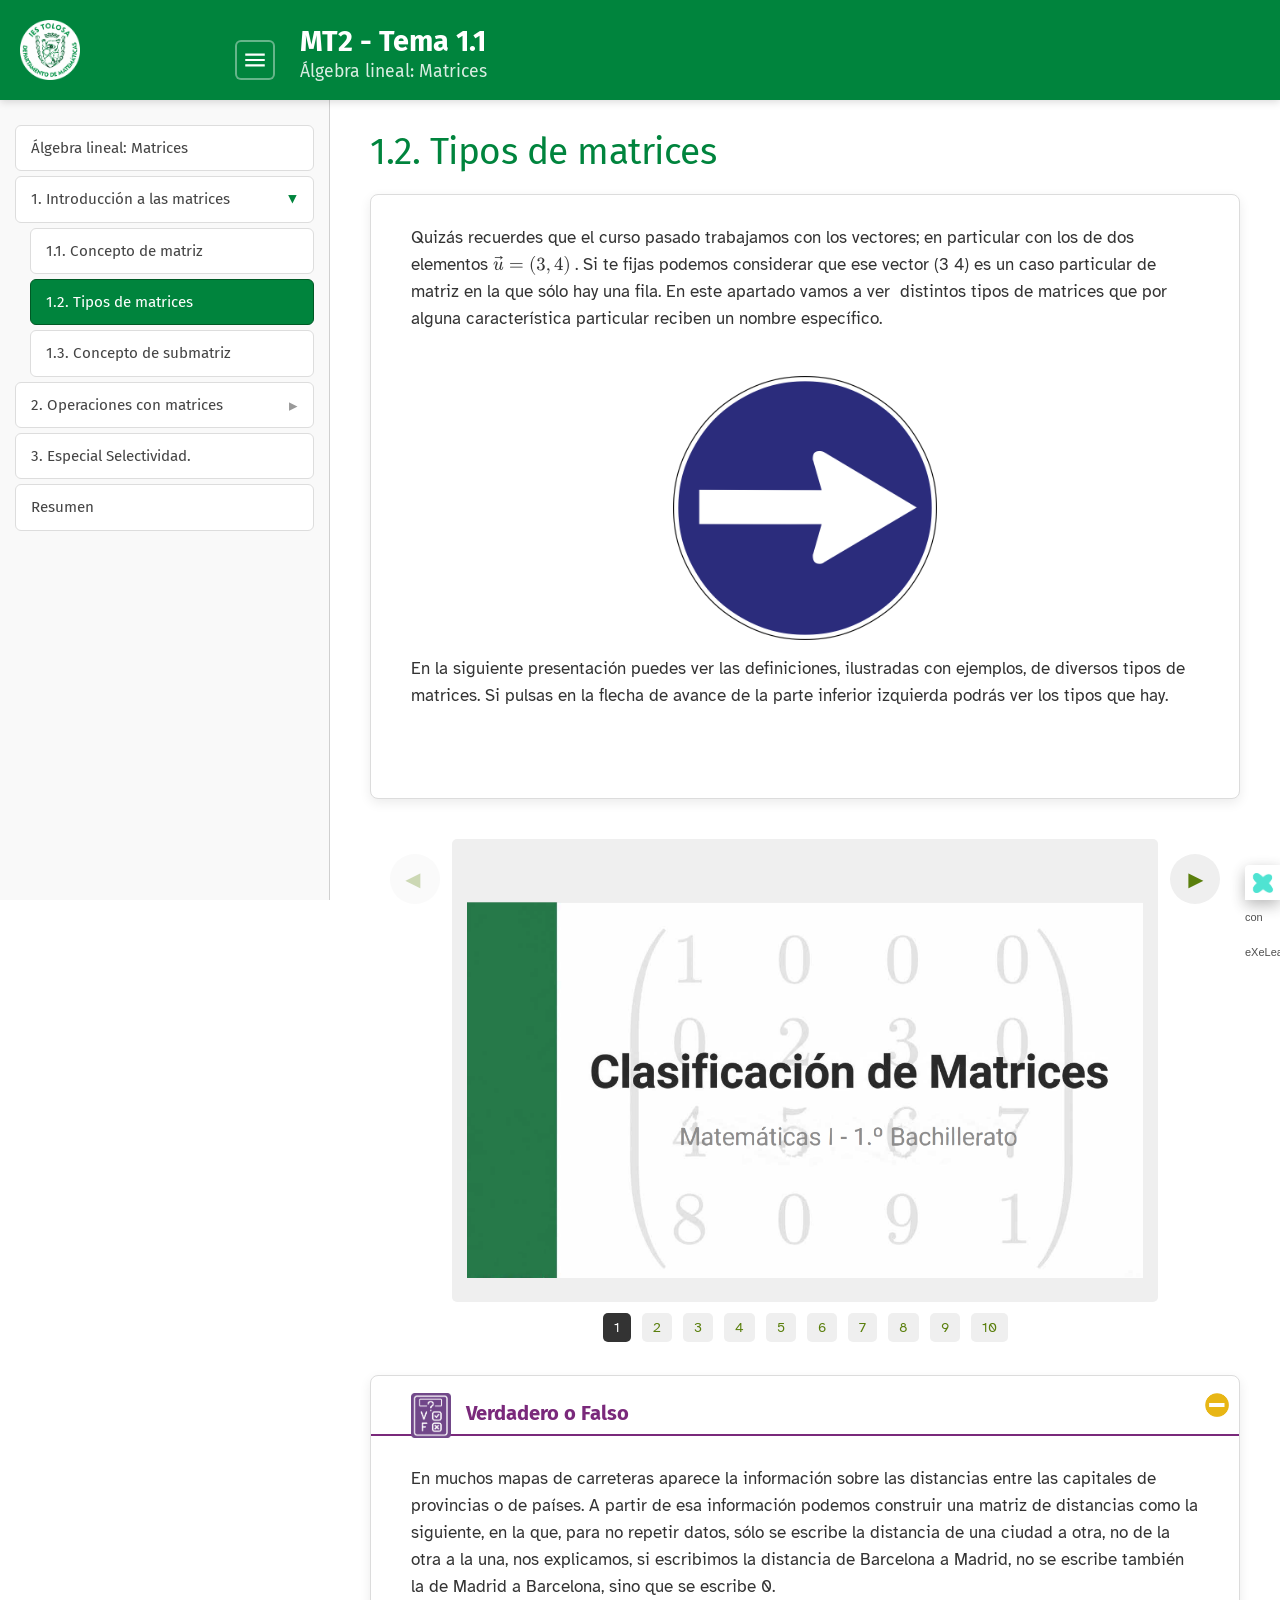
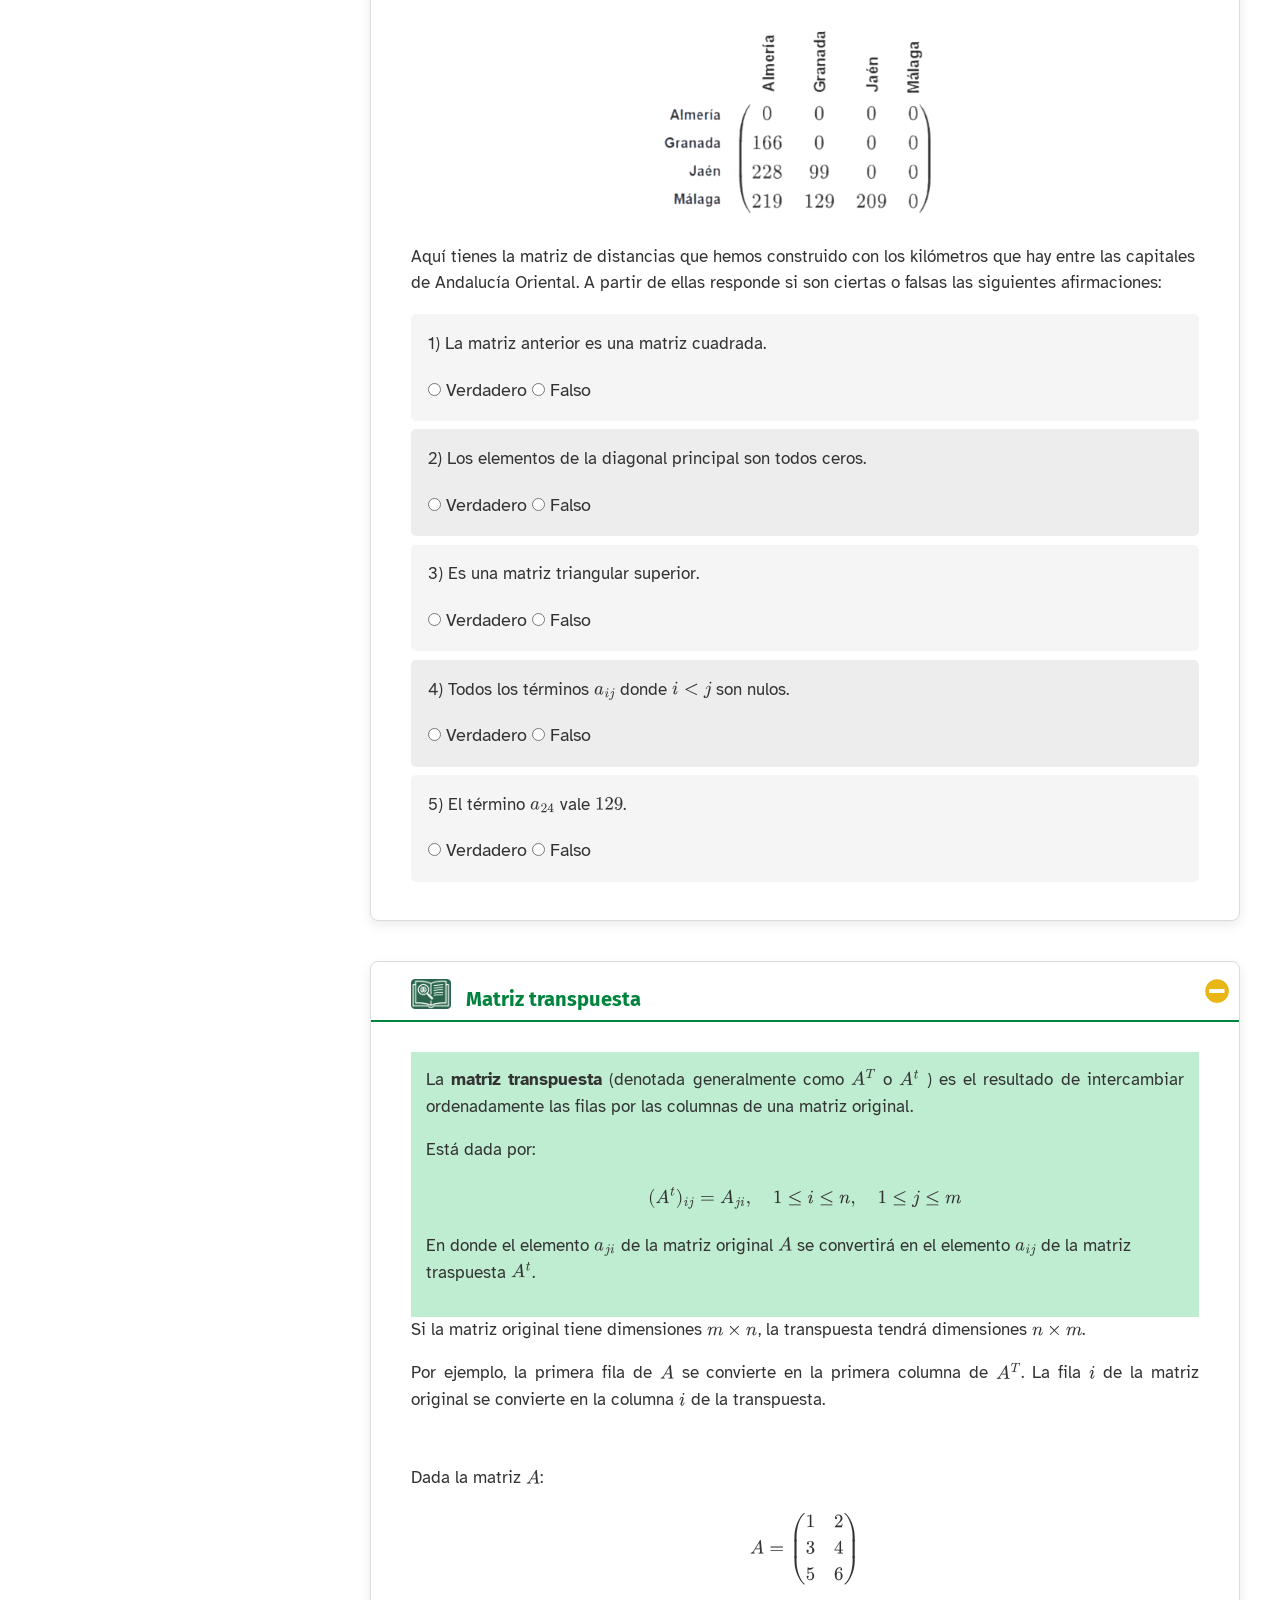
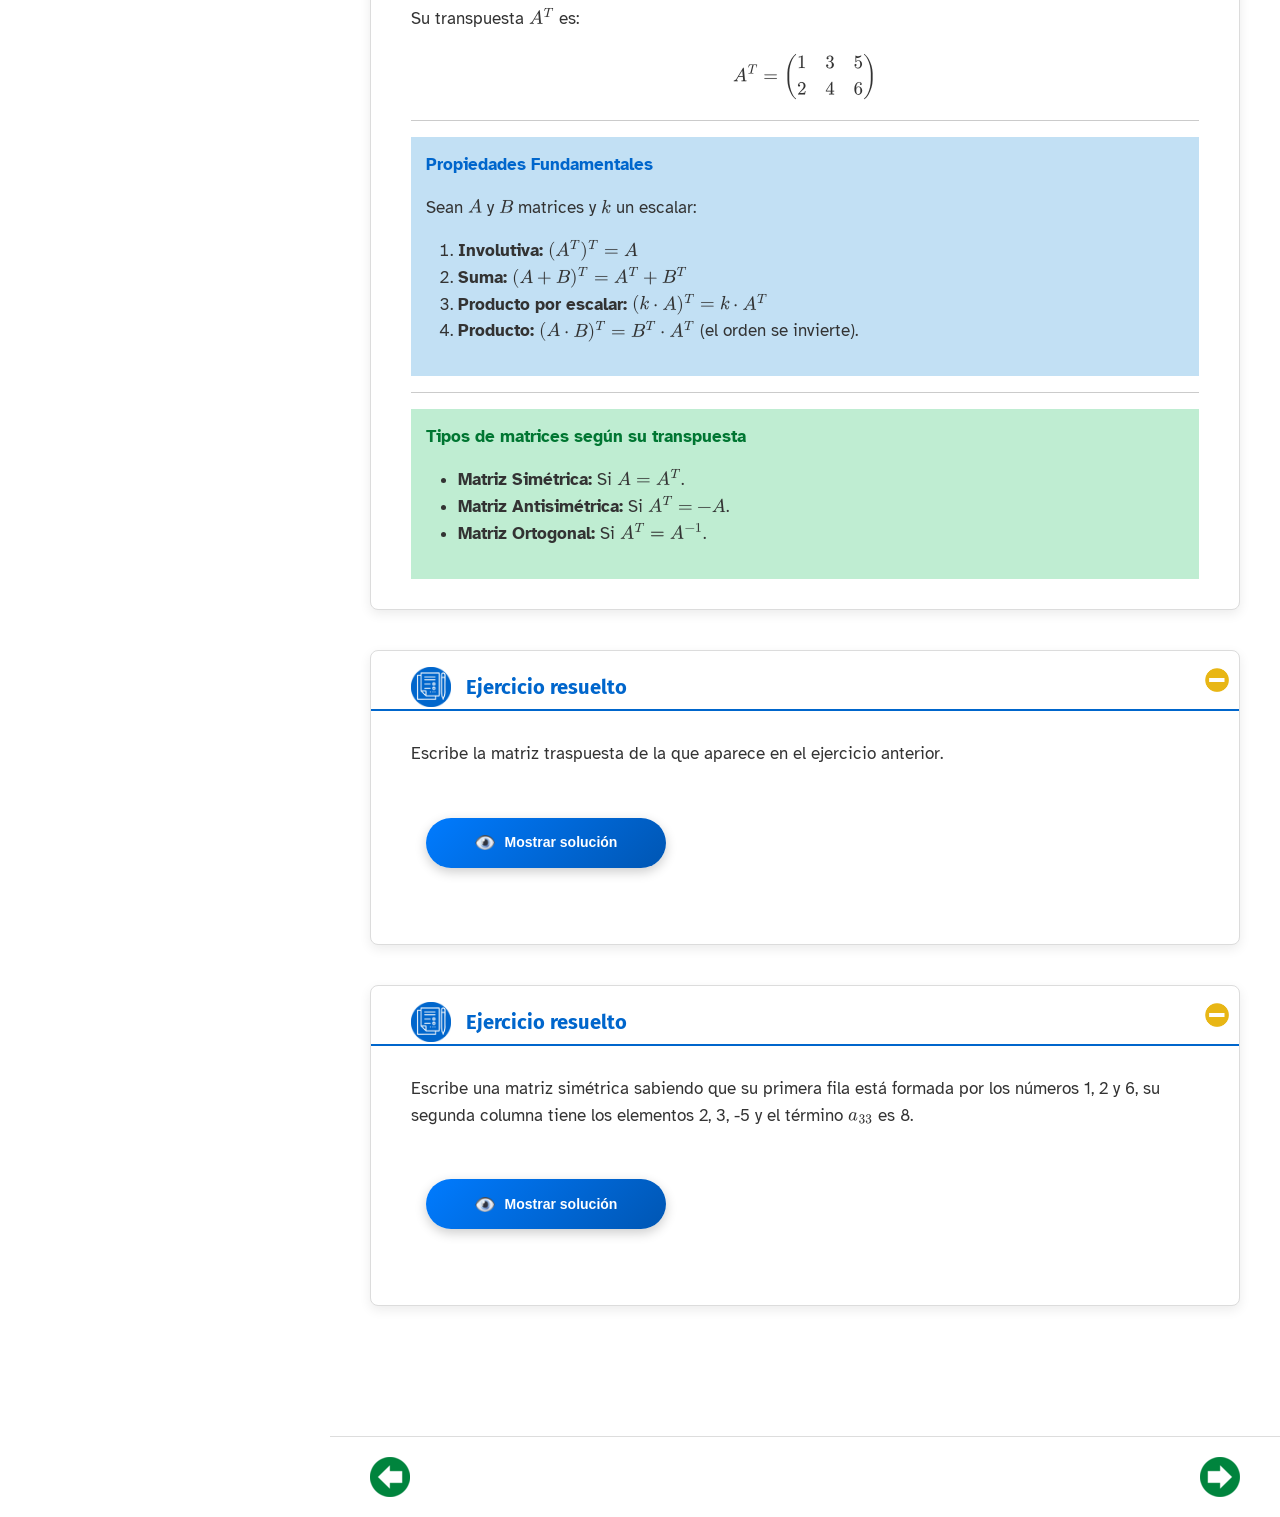
<file: html/12-tipos-de-matrices.html>
<!DOCTYPE html>
<html lang="es" id="exe-page-mobbw63a-f30ox4jw9">
<head>
<meta charset="utf-8">
<meta name="generator" content="eXeLearning v4.0.5">
<meta name="viewport" content="width=device-width, initial-scale=1">
<title>1.2. Tipos de matrices | MT2 - Tema 1.1</title>
<link rel="icon" type="image/x-icon" href="../libs/favicon.ico">
<meta name="description" content="Curso 2º - Enseñanza Bachillerato
Nombre asignatura/materia: Matemáticas II">
<script>document.querySelector("html").classList.add("js");</script><script src="../libs/jquery/jquery.min.js"> </script><script src="../libs/common_i18n.js"> </script><script src="../libs/common.js"> </script><script src="../libs/exe_export.js"> </script><script src="../libs/bootstrap/bootstrap.bundle.min.js"> </script><link rel="stylesheet" href="../libs/bootstrap/bootstrap.min.css">
<script src="../idevices/text/text.js"></script><link rel="stylesheet" href="../idevices/text/text.css">
<script src="../idevices/trueorfalse/trueorfalse.js"></script><link rel="stylesheet" href="../idevices/trueorfalse/trueorfalse.css">
<script src="../libs/exe_effects/exe_effects.js"> </script>
<link rel="stylesheet" href="../libs/exe_effects/exe_effects.css">
<link rel="stylesheet" href="../content/css/base.css"><script src="../theme/style.js"> </script><script src="../theme/z-custom-effects.js"> </script><link rel="stylesheet" href="../theme/colores.css"><link rel="stylesheet" href="../theme/comic.css"><link rel="stylesheet" href="../theme/ejercicio.css"><link rel="stylesheet" href="../theme/libreta.css"><link rel="stylesheet" href="../theme/navegacion.css"><link rel="stylesheet" href="../theme/nota-azul.css"><link rel="stylesheet" href="../theme/retroalimentacion.css"><link rel="stylesheet" href="../theme/style.css">
<script src="../libs/exe_math/tex-mml-svg.js"> </script>
</head>
<body class="exe-export exe-web-site">
<script>document.body.className+=" js"</script>
<div class="exe-content exe-export pre-js siteNav-hidden"><a href="#page-mobbw63a-f30ox4jw9" id="skipNav">Skip to content</a> <nav id="siteNav">
<ul>
<li> <a href="../index.html" class="main-node no-ch">Álgebra lineal: Matrices</a>
</li>
<li class="current-page-parent"> <a href="../html/1-introduccion-a-las-matrices.html" class="daddy">1. Introducción a las matrices</a>
<ul class="other-section">
<li> <a href="../html/11-concepto-de-matriz.html" class="no-ch">1.1. Concepto de matriz</a>
</li>
<li class="active"> <a href="../html/12-tipos-de-matrices.html" class="active no-ch">1.2. Tipos de matrices</a>
</li>
<li> <a href="../html/13-concepto-de-submatriz.html" class="no-ch">1.3. Concepto de submatriz</a>
</li>
</ul>
</li>
<li> <a href="../html/2-operaciones-con-matrices.html" class="daddy">2. Operaciones con matrices</a>
<ul class="other-section">
<li> <a href="../html/21-suma-de-matrices.html" class="no-ch">2.1. Suma de matrices</a>
</li>
<li> <a href="../html/22-producto-de-un-escalar-por-una-matriz.html" class="no-ch">2.2. Producto de un escalar por una matriz</a>
</li>
<li> <a href="../html/23-producto-de-matrices.html" class="no-ch">2.3. Producto de matrices</a>
</li>
<li> <a href="../html/24-actividades.html" class="no-ch">2.4 Actividades</a>
</li>
</ul>
</li>
<li> <a href="../html/3-especial-selectividad.html" class="no-ch">3. Especial Selectividad.</a>
</li>
<li> <a href="../html/resumen.html" class="no-ch">Resumen</a>
</li>
</ul>
</nav><main id="page-mobbw63a-f30ox4jw9" class="page"> 
<header class="main-header">
<div class="package-header"><p class="package-title">MT2 - Tema 1.1</p>
<p class="package-subtitle">Álgebra lineal: Matrices</p></div>
<div class="page-header"><h1 class="page-title">1.2. Tipos de matrices</h1></div>
</header><div id="page-content-page-mobbw63a-f30ox4jw9" class="page-content">
<article id="20260224025920KPIWMY" class="box no-header sin-titulo">
<header class="box-head no-icon">
<button class="box-toggle box-toggle-on" title="Toggle content">
<span>Toggle content</span>
</button></header>
<div class="box-content">
<div id="20260223202609JROLSL" class="idevice_node text" data-idevice-path="../idevices/text/" data-idevice-type="text" data-idevice-component-type="json" data-idevice-json-data="{&quot;ideviceId&quot;:&quot;20260223202609JROLSL&quot;}">
<div class="exe-text-template">
    <table align="right" border="1">
<tbody>
<tr>
<td style="border: 1px solid #ffffff;"></td>
</tr>
</tbody>
</table>
<p>Quizás recuerdes que el curso pasado trabajamos con los vectores; en particular con los de dos elementos \(\vec{u}=(3,4)\) . Si te fijas podemos considerar que ese vector (3 4) es un caso particular de matriz en la que sólo hay una fila. En este apartado vamos a ver  distintos tipos de matrices que por alguna característica particular reciben un nombre específico.</p>
<p> <img src="../content/resources/flecha.png" width="264" height="264" alt="" style="display: block; margin-left: auto; margin-right: auto;" /></p>
<p>En la siguiente presentación puedes ver las definiciones, ilustradas con ejemplos, de diversos tipos de matrices. Si pulsas en la flecha de avance de la parte inferior izquierda podrás ver los tipos que hay.</p>
<p><span style="font-size: xx-small;"> </span></p>
</div>
</div>
</div>
</article><article id="block-1771966178573-xh2e695ez" class="box sin-nada">
<header class="box-head no-icon">
<h1 class="box-title">Texto</h1>
<button class="box-toggle box-toggle-on" title="Toggle content">
<span>Toggle content</span>
</button></header>
<div class="box-content">
<div id="idevice-1771966178572-mox3lk0fa" class="idevice_node text" data-idevice-path="../idevices/text/" data-idevice-type="text" data-idevice-component-type="json" data-idevice-json-data="{&quot;ideviceId&quot;:&quot;idevice-1771966178572-mox3lk0fa&quot;}">
<div class="exe-text-template">
    <div class="exe-fx exe-carousel">
<h2><br /></h2>
<p><img src="../content/resources/m01.png" width="2048" height="1140" alt="" /><br /></p>
<h2><br /></h2>
<p><img src="../content/resources/m02.png" width="2048" height="1107" alt="" /><br /></p>
<h2></h2>
<p><img src="../content/resources/m03.png" width="2048" height="1112" alt="" /></p>
<h2></h2>
<p><img src="../content/resources/m04.png" width="2048" height="1103" alt="" /></p>
<h2></h2>
<p><img src="../content/resources/m05.png" width="2048" height="1107" alt="" /></p>
<h2></h2>
<p><img src="../content/resources/m06.png" width="2048" height="1094" alt="" /></p>
<h2></h2>
<p><img src="../content/resources/m07.png" width="2048" height="1110" alt="" /></p>
<h2></h2>
<p><img src="../content/resources/m08.png" width="2048" height="1098" alt="" /></p>
<h2></h2>
<p><img src="../content/resources/m09.png" width="2048" height="1099" alt="" /></p>
<h2></h2>
<p><img src="../content/resources/m10.png" width="2048" height="1105" alt="" /></p>
</div>
<p></p>
</div>
</div>
</div>
</article><article id="20260224025920EYJXLP" class="box caja-morada">
<header class="box-head">
<div class="box-icon exe-icon">
<img src="../theme/icons/icon_v_o_f.png" alt="" style="display:block;object-fit:contain;">
</div>
<h1 class="box-title">Verdadero o Falso</h1>
<button class="box-toggle box-toggle-on" title="Toggle content">
<span>Toggle content</span>
</button></header>
<div class="box-content">
<div id="20260223202609VVVZJI" class="idevice_node trueorfalse" data-idevice-path="../idevices/trueorfalse/" data-idevice-type="trueorfalse" data-idevice-component-type="json" data-idevice-json-data="{&quot;id&quot;:&quot;20260223202609VVVZJI&quot;,&quot;typeGame&quot;:&quot;TrueOrFalse&quot;,&quot;eXeGameInstructions&quot;:&quot;&lt;table border=\&quot;1\&quot; align=\&quot;right\&quot;&gt;\n&lt;tbody&gt;\n&lt;tr&gt;\n&lt;td style=\&quot;border: 1px solid #ffffff;\&quot;&gt;&lt;/td&gt;\n&lt;/tr&gt;\n&lt;/tbody&gt;\n&lt;/table&gt;\n&lt;p&gt;En muchos mapas de carreteras aparece la información sobre las distancias entre las capitales de provincias o de países. A partir de esa información podemos construir una matriz de distancias como la siguiente, en la que, para no repetir datos, sólo se escribe la distancia de una ciudad a otra, no de la otra a la una, nos explicamos, si escribimos la distancia de Barcelona a Madrid, no se escribe también la de Madrid a Barcelona, sino que se escribe 0.&lt;/p&gt;\n&lt;p&gt;&lt;img src=\&quot;../content/resources/putabla.png\&quot; width=\&quot;312\&quot; height=\&quot;211\&quot; alt=\&quot;\&quot; style=\&quot;display: block; margin-left: auto; margin-right: auto;\&quot; /&gt;&lt;/p&gt;\n&lt;p&gt;Aquí tienes la matriz de distancias que hemos construido con los kilómetros que hay entre las capitales de Andalucía Oriental. A partir de ellas responde si son ciertas o falsas las siguientes afirmaciones:&lt;/p&gt;&quot;,&quot;eXeIdeviceTextAfter&quot;:&quot;&quot;,&quot;msgs&quot;:{&quot;msgStartGame&quot;:&quot;Pulse aquí para empezar&quot;,&quot;msgTime&quot;:&quot;Tiempo por pregunta&quot;,&quot;msgNoImage&quot;:&quot;Pregunta sin imágenes&quot;,&quot;msgScoreScorm&quot;:&quot;La puntuación no se puede guardar porque esta página no forma parte  de un paquete SCORM.&quot;,&quot;msgEndGameScore&quot;:&quot;Antes de guardar la puntuación comience la partida.&quot;,&quot;msgOnlySaveScore&quot;:&quot;¡Solo puede guardar la puntuación una vez!&quot;,&quot;msgOnlySave&quot;:&quot;Solo puede guardar una vez&quot;,&quot;msgYouScore&quot;:&quot;Su puntuación&quot;,&quot;msgAuthor&quot;:&quot;Autoría&quot;,&quot;msgOnlySaveAuto&quot;:&quot;Su puntuación se guardará después de cada pregunta. Solo puede jugar una vez.&quot;,&quot;msgSaveAuto&quot;:&quot;Su puntuación se guardará automáticamente después de cada pregunta.&quot;,&quot;msgSeveralScore&quot;:&quot;Puede guardar la puntuación tantas veces como quiera&quot;,&quot;msgYouLastScore&quot;:&quot;La última puntuación guardada es&quot;,&quot;msgActityComply&quot;:&quot;Ya ha realizado esta actividad.&quot;,&quot;msgPlaySeveralTimes&quot;:&quot;Puede realizar esta actividad cuantas veces quiera&quot;,&quot;msgUncompletedActivity&quot;:&quot;Actividad no completada&quot;,&quot;msgSuccessfulActivity&quot;:&quot;Actividad superada. Puntuación: %s&quot;,&quot;msgUnsuccessfulActivity&quot;:&quot;Actividad no superada. Puntuación: %s&quot;,&quot;msgTypeGame&quot;:&quot;Verdadero o falso&quot;,&quot;msgFeedback&quot;:&quot;Retroalimentación&quot;,&quot;msgSuggestion&quot;:&quot;Sugerencia&quot;,&quot;msgSolution&quot;:&quot;Solución&quot;,&quot;msgQuestion&quot;:&quot;Pregunta&quot;,&quot;msgTrue&quot;:&quot;Verdadero&quot;,&quot;msgFalse&quot;:&quot;Falso&quot;,&quot;msgOk&quot;:&quot;Correcto&quot;,&quot;msgKO&quot;:&quot;Incorrecto&quot;,&quot;msgShow&quot;:&quot;Mostrar&quot;,&quot;msgHide&quot;:&quot;Ocultar&quot;,&quot;msgCheck&quot;:&quot;Comprobar&quot;,&quot;msgReboot&quot;:&quot;¡Prueba otra vez!&quot;,&quot;msgScore&quot;:&quot;Puntuación&quot;,&quot;msgWeight&quot;:&quot;Peso&quot;,&quot;msgNext&quot;:&quot;Siguiente&quot;,&quot;msgPrevious&quot;:&quot;Anterior&quot;,&quot;textButtonScorm&quot;:&quot;Guardar la puntuación&quot;},&quot;questionsRandom&quot;:false,&quot;percentageQuestions&quot;:100,&quot;isTest&quot;:false,&quot;time&quot;:0,&quot;attemptsNumber&quot;:1,&quot;questionsGame&quot;:[{&quot;question&quot;:&quot;&lt;p&gt;1) La matriz anterior es una matriz cuadrada.&lt;/p&gt;&quot;,&quot;feedback&quot;:&quot;&lt;p&gt;Sí porque tiene el mismo número de filas que de columnas.&lt;/p&gt;&quot;,&quot;suggestion&quot;:&quot;&quot;,&quot;solution&quot;:1},{&quot;question&quot;:&quot;&lt;p&gt;2) Los elementos de la diagonal principal son todos ceros.&lt;/p&gt;&quot;,&quot;feedback&quot;:&quot;&lt;p&gt;Es cierto porque todos los elementos \\(a_{ii}\\) son nulos.&lt;/p&gt;&quot;,&quot;suggestion&quot;:&quot;&quot;,&quot;solution&quot;:1},{&quot;question&quot;:&quot;&lt;p&gt;3) Es una matriz triangular superior.&lt;/p&gt;&quot;,&quot;feedback&quot;:&quot;&lt;p&gt;Es triangular inferior.&lt;/p&gt;&quot;,&quot;suggestion&quot;:&quot;&quot;,&quot;solution&quot;:0},{&quot;question&quot;:&quot;&lt;p&gt;4) Todos los términos \\(a_{ij}\\) donde \\(i &amp;lt; j\\) son nulos.&lt;/p&gt;&quot;,&quot;feedback&quot;:&quot;&lt;p&gt;Es cierto ya que esos términos son precisamente los que están por encima de la diagonal principal.&lt;/p&gt;&quot;,&quot;suggestion&quot;:&quot;&quot;,&quot;solution&quot;:1},{&quot;question&quot;:&quot;&lt;p&gt;5) El término \\(a_{24}\\) vale \\(129\\).&lt;/p&gt;&quot;,&quot;feedback&quot;:&quot;&lt;p&gt;No, quien vale \\(129\\) es el término \\(a_{42}\\)&lt;/p&gt;&quot;,&quot;suggestion&quot;:&quot;&quot;,&quot;solution&quot;:0}],&quot;isScorm&quot;:0,&quot;textButtonScorm&quot;:&quot;Guardar la puntuación&quot;,&quot;repeatActivity&quot;:true,&quot;weighted&quot;:100,&quot;evaluation&quot;:false,&quot;evaluationID&quot;:&quot;&quot;,&quot;showSlider&quot;:false,&quot;ideviceId&quot;:&quot;20260223202609VVVZJI&quot;}" data-idevice-template="trueorfalse.html">
<div class="exe-trueorfalse-container">
  
    <div class="game-evaluation-ids js-hidden" data-id="20260223202609VVVZJI" data-evaluationb="false" data-evaluationid=""></div>
        <div class="TOFP-instructions"><table border="1" align="right">
<tbody>
<tr>
<td style="border: 1px solid #ffffff;"></td>
</tr>
</tbody>
</table>
<p>En muchos mapas de carreteras aparece la información sobre las distancias entre las capitales de provincias o de países. A partir de esa información podemos construir una matriz de distancias como la siguiente, en la que, para no repetir datos, sólo se escribe la distancia de una ciudad a otra, no de la otra a la una, nos explicamos, si escribimos la distancia de Barcelona a Madrid, no se escribe también la de Madrid a Barcelona, sino que se escribe 0.</p>
<p><img src="../content/resources/putabla.png" width="312" height="211" alt="" style="display: block; margin-left: auto; margin-right: auto;" /></p>
<p>Aquí tienes la matriz de distancias que hemos construido con los kilómetros que hay entre las capitales de Andalucía Oriental. A partir de ellas responde si son ciertas o falsas las siguientes afirmaciones:</p></div>
        <div class="TOFP-MainContainer" data-instance="20260223202609VVVZJI" id="tofPMainContainer-20260223202609VVVZJI">
            <div class="TOFP-GameContainer" id="tofPGameContainer-20260223202609VVVZJI">
                <div class="TOFP-GameScoreBoard TOFP-EHidden">
                    <div class="TOFP-TimeNumber">
                        <strong><span class="sr-av">Tiempo por pregunta:</span></strong>
                        <p id="tofPPTime-20260223202609VVVZJI" class="TOFP-PTime">00:00:</p>
                    </div>
                </div>
                <div class="TOFP-MessgeDiv" id="tofPMessageDiv-20260223202609VVVZJI">
                    <div class="TOFP-Message" id="tofPMessage-20260223202609VVVZJI"></div>
                </div>
                <div class="TOFP-StartGameDiv TOFP-EHidden" id="tofPStartGameDiv-20260223202609VVVZJI">
                    <button  id="tofPStartGame-20260223202609VVVZJI" type="button" class="btn btn-primary">Pulse aquí para empezar</button>
                </div>
                <div class="TOFP-Multimedia " id="tofPMultimedia-20260223202609VVVZJI">
                </div>
                <div class="TOFP-CheckTestDiv TOFP-EHidden" id="tofPCheckTestDiv-20260223202609VVVZJI">
                    <button id="tofPCheckTest-20260223202609VVVZJI" type="button" class="btn btn-primary">Comprobar</button>
                    <button id="tofRebootTest-20260223202609VVVZJI" type="button" class="btn btn-primary TOFP-EHidden">¡Prueba otra vez!</button>
                </div>
        </div> 
        </div>
        <div class="Games-BottonContainer d-flex align-items-center justify-content-end mx-auto p-0 w-100"></div>
        <div class="TOFP-After"></div>
        <div class="questionsMedia" style="display:none"></div>
</div>

</div>
</div>
</article><article id="block-1776857891154-fyt7dgoxg" class="box">
<header class="box-head">
<div class="box-icon exe-icon">
<img src="../theme/icons/icon_definicion.png" alt="" style="display:block;object-fit:contain;">
</div>
<h1 class="box-title">Matriz transpuesta</h1>
<button class="box-toggle box-toggle-on" title="Toggle content">
<span>Toggle content</span>
</button></header>
<div class="box-content">
<div id="idevice-1776857891153-ljyx3vphd" class="idevice_node text" data-idevice-path="../idevices/text/" data-idevice-type="text" data-idevice-component-type="json" data-idevice-json-data="{&quot;ideviceId&quot;:&quot;idevice-1776857891153-ljyx3vphd&quot;}">
<div class="exe-text-template">
    <table border="0" cellpadding="15" style="width: 99.9673%; background-color: #bfedd2;">
<tbody>
<tr>
<td style="width: 99.9673%;">
<p style="text-align: justify;">La <span style="font-weight: bolder;">matriz transpuesta</span> (denotada generalmente como \(A^T\) o \(A^t\) ) es el resultado de intercambiar ordenadamente las filas por las columnas de una matriz original.</p>
<p>Está dada por:</p>
<p>\[(A^t)_{ij} = A_{ji}, \quad 1 \leq i \leq n, \quad 1 \leq j \leq m\]</p>
<p>En donde el elemento \(a_{ji}\) de la matriz original \(A\) se convertirá en el elemento \(a_{ij}\) de la matriz traspuesta \(A^t\).</p>
</td>
</tr>
</tbody>
</table>
<p style="text-align: justify;">Si la matriz original tiene dimensiones \(m \times n\), la transpuesta tendrá dimensiones \(n \times m\).</p>
<p style="text-align: justify;">Por ejemplo, la primera fila de \(A\) se convierte en la primera columna de \(A^T\). <span style="text-align: start;">La fila \( i \) de la matriz original se convierte en la columna \( i \) de la transpuesta.</span></p>
<h3><br /></h3>
<p>Dada la matriz \( A \):</p>
<p>\[ A = \begin{pmatrix} 1 & 2 \\ 3 & 4 \\ 5 & 6 \end{pmatrix} \]</p>
<p>Su transpuesta \( A^T \) es:</p>
<p>\[ A^T = \begin{pmatrix} 1 & 3 & 5 \\ 2 & 4 & 6 \end{pmatrix} \]</p>
<hr />
<table border="0" cellpadding="15" style="width: 99.9673%; background-color: #c2e0f4;">
<tbody>
<tr>
<td style="width: 99.9673%;">
<p><span style="font-weight: bolder; color: #0066cc;">Propiedades Fundamentales</span></p>
<p>Sean \( A \) y \( B \) matrices y \( k \) un escalar:</p>
<ol>
<li><span style="font-weight: bolder;">Involutiva:</span> \( (A^T)^T = A \)</li>
<li><span style="font-weight: bolder;">Suma:</span> \( (A + B)^T = A^T + B^T \)</li>
<li><span style="font-weight: bolder;">Producto por escalar:</span> \( (k \cdot A)^T = k \cdot A^T \)</li>
<li><span style="font-weight: bolder;">Producto:</span> \( (A \cdot B)^T = B^T \cdot A^T \) (el orden se invierte).</li>
</ol>
</td>
</tr>
</tbody>
</table>
<hr />
<table border="0" cellpadding="15" style="width: 99.9673%; background-color: #bfedd2;">
<tbody>
<tr>
<td style="width: 99.9673%;">
<p><span style="color: #007632;"><strong>Tipos de matrices según su transpuesta</strong></span></p>
<ul>
<li><span style="font-weight: bolder;">Matriz Simétrica:</span> Si \( A = A^T \).</li>
<li><span style="font-weight: bolder;">Matriz Antisimétrica:</span> Si \( A^T = -A \).</li>
<li><span style="font-weight: bolder;">Matriz Ortogonal:</span> Si \( A^T = A^{-1} \).</li>
</ul>
</td>
</tr>
</tbody>
</table>
</div>
</div>
</div>
</article><article id="20260224025920NCWZSZ" class="box caja-azul ejercicio-custom">
<header class="box-head">
<div class="box-icon exe-icon">
<img src="../theme/icons/icon_ejercicioresuelto.png" alt="" style="display:block;object-fit:contain;">
</div>
<h1 class="box-title">Ejercicio resuelto</h1>
<button class="box-toggle box-toggle-on" title="Toggle content">
<span>Toggle content</span>
</button></header>
<div class="box-content">
<div id="20260224013124461HXF" class="idevice_node text" data-idevice-path="../idevices/text/" data-idevice-type="text" data-idevice-component-type="json" data-idevice-json-data="{&quot;ideviceId&quot;:&quot;20260224013124461HXF&quot;}">
<div class="exe-text-template"><div class="textIdeviceContent">
            <div class="exe-text-activity">
                <div><p>Escribe la matriz traspuesta de la que aparece en el ejercicio anterior.</p>
            <div class="iDevice_buttons feedback-button js-required">
                <input type="button" class="feedbacktooglebutton" value="Mostrar retroalimentación">
            </div>
            <div class="feedback js-feedback js-hidden"><p>Hallar la traspuesta consiste en cambiar filas por columnas, por lo que obtendríamos:</p>
<div style="display: flex; justify-content: center; font-family: Arial, sans-serif;"><br /></div>
<div style="display: flex; justify-content: center; font-family: Arial, sans-serif;">\( \left( \begin{array}{cccc} 0 & 166 & 228 & 219 \\ 0 & 0 & 99 & 129 \\ 0 & 0 & 0 & 209 \\ 0 & 0 & 0 & 0 \end{array} \right) \)</div></div><p class="clearfix"></p></div>
            </div></div></div>
</div>
</div>
</article><article id="20260224025920BHSYAJ" class="box caja-azul ejercicio-custom">
<header class="box-head">
<div class="box-icon exe-icon">
<img src="../theme/icons/icon_ejercicioresuelto.png" alt="" style="display:block;object-fit:contain;">
</div>
<h1 class="box-title">Ejercicio resuelto</h1>
<button class="box-toggle box-toggle-on" title="Toggle content">
<span>Toggle content</span>
</button></header>
<div class="box-content">
<div id="20260224033113033FV4" class="idevice_node text" data-idevice-path="../idevices/text/" data-idevice-type="text" data-idevice-component-type="json" data-idevice-json-data="{&quot;ideviceId&quot;:&quot;20260224033113033FV4&quot;}">
<div class="exe-text-template"><div class="textIdeviceContent">
            <div class="exe-text-activity">
                <div><p>Escribe una matriz simétrica sabiendo que su primera fila está formada por los números 1, 2 y 6, su segunda columna tiene los elementos 2, 3, -5 y el término \( a_{33} \) es 8.</p>
            <div class="iDevice_buttons feedback-button js-required">
                <input type="button" class="feedbacktooglebutton" value="Mostrar retroalimentación">
            </div>
            <div class="feedback js-feedback js-hidden"><div class="exe-layout-2-cols exe-clear" style="font-family: Arial, sans-serif; color: #333;">
<div style="background-color: #f1f8e9; padding: 15px; border-left: 5px solid #1b5e20; margin-bottom: 20px; border-radius: 4px;">
<h3 style="margin: 0; color: #1b5e20;"><span style="background-color: #e8f5e9; color: #333333; font-family: Arial, sans-serif; font-size: 16px;">El objetivo es construir una matriz \( A \) de orden 3 que cumpla la condición de simetría: </span><strong style="background-color: #e8f5e9; color: #333333; font-family: Arial, sans-serif; font-size: 16px;">\( A = A^t \)</strong><span style="background-color: #e8f5e9; color: #333333; font-family: Arial, sans-serif; font-size: 16px;"> (es decir, \( a_{ij} = a_{ji} \)).</span></h3>
</div>
<div style="border: 1px solid #ddd; padding: 20px; border-radius: 5px; box-shadow: 0 2px 5px rgba(0,0,0,0.05);">
<h4 style="border-bottom: 2px solid #4caf50; padding-bottom: 10px; color: #2e7d32;">1. Colocación de los datos iniciales</h4>
<p>Empezamos colocando la información directa que nos da el enunciado en nuestra matriz genérica:</p>
<ul style="list-style-type: disc; margin-left: 20px;">
<li><strong>Primera fila:</strong> \( a_{11} = 1 \), \( a_{12} = 2 \), \( a_{13} = 6 \)</li>
<li><strong>Segunda columna:</strong> \( a_{12} = 2 \) (vemos que coincide), \( a_{22} = 3 \), \( a_{32} = -5 \)</li>
<li><strong>Término \( a_{33} \):</strong> \( a_{33} = 8 \)</li>
</ul>
<p>Con estos datos, la matriz tiene esta estructura preliminar:</p>
<p style="text-align: center; font-size: 1.1em;">\( A = \left( \begin{array}{rrr} 1 & 2 & 6 \\ \dots & 3 & \dots \\ \dots & -5 & 8 \end{array} \right) \)</p>
<h4 style="border-bottom: 2px solid #4caf50; padding-bottom: 10px; color: #2e7d32; margin-top: 30px;">2. Aplicación de la simetría</h4>
<p>Utilizamos la propiedad fundamental de las matrices simétricas (\( a_{ij} = a_{ji} \)) para rellenar los huecos restantes:</p>
<ul style="list-style-type: none; padding-left: 10px;">
<li style="margin-bottom: 8px;">🔹 El elemento \( a_{21} \) debe ser igual a \( a_{12} \), por tanto <strong>\( a_{21} = 2 \)</strong>.</li>
<li style="margin-bottom: 8px;">🔹 El elemento \( a_{31} \) debe ser igual a \( a_{13} \), por tanto <strong>\( a_{31} = 6 \)</strong>.</li>
<li style="margin-bottom: 8px;">🔹 El elemento \( a_{23} \) debe ser igual a \( a_{32} \), por tanto <strong>\( a_{23} = -5 \)</strong>.</li>
</ul>
<h4 style="border-bottom: 2px solid #4caf50; padding-bottom: 10px; color: #2e7d32; margin-top: 30px;">3. Matriz final</h4>
<p>Sustituyendo todos los valores, obtenemos el resultado perfectamente alineado:</p>
<p style="text-align: center; font-weight: bold; font-size: 1.3em; color: #1b5e20; margin-top: 20px; padding: 15px; border: 2px solid #a5d6a7; border-radius: 5px; background-color: #f1f8e9;">\( A = \left( \begin{array}{rrr} 1 & 2 & 6 \\ 2 & 3 & -5 \\ 6 & -5 & 8 \end{array} \right) \)</p>
</div>
</div></div><p class="clearfix"></p></div>
            </div></div></div>
</div>
</div>
</article>
</div></main><div class="nav-buttons">
<a href="../html/11-concepto-de-matriz.html" title="Anterior" class="nav-button nav-button-left"><span>Anterior</span></a>
<a href="../html/13-concepto-de-submatriz.html" title="Siguiente" class="nav-button nav-button-right"><span>Siguiente</span></a>
</div>
<footer id="siteFooter" class="siteFooter-empty"><div id="siteFooterContent"></div></footer>
</div>
<p id="made-with-eXe"> <a href="https://exelearning.net/" target="_blank" rel="noopener"> <span>Creado con eXeLearning <span>(Ventana nueva)</span></span></a></p>
</body>
</html>
</file>
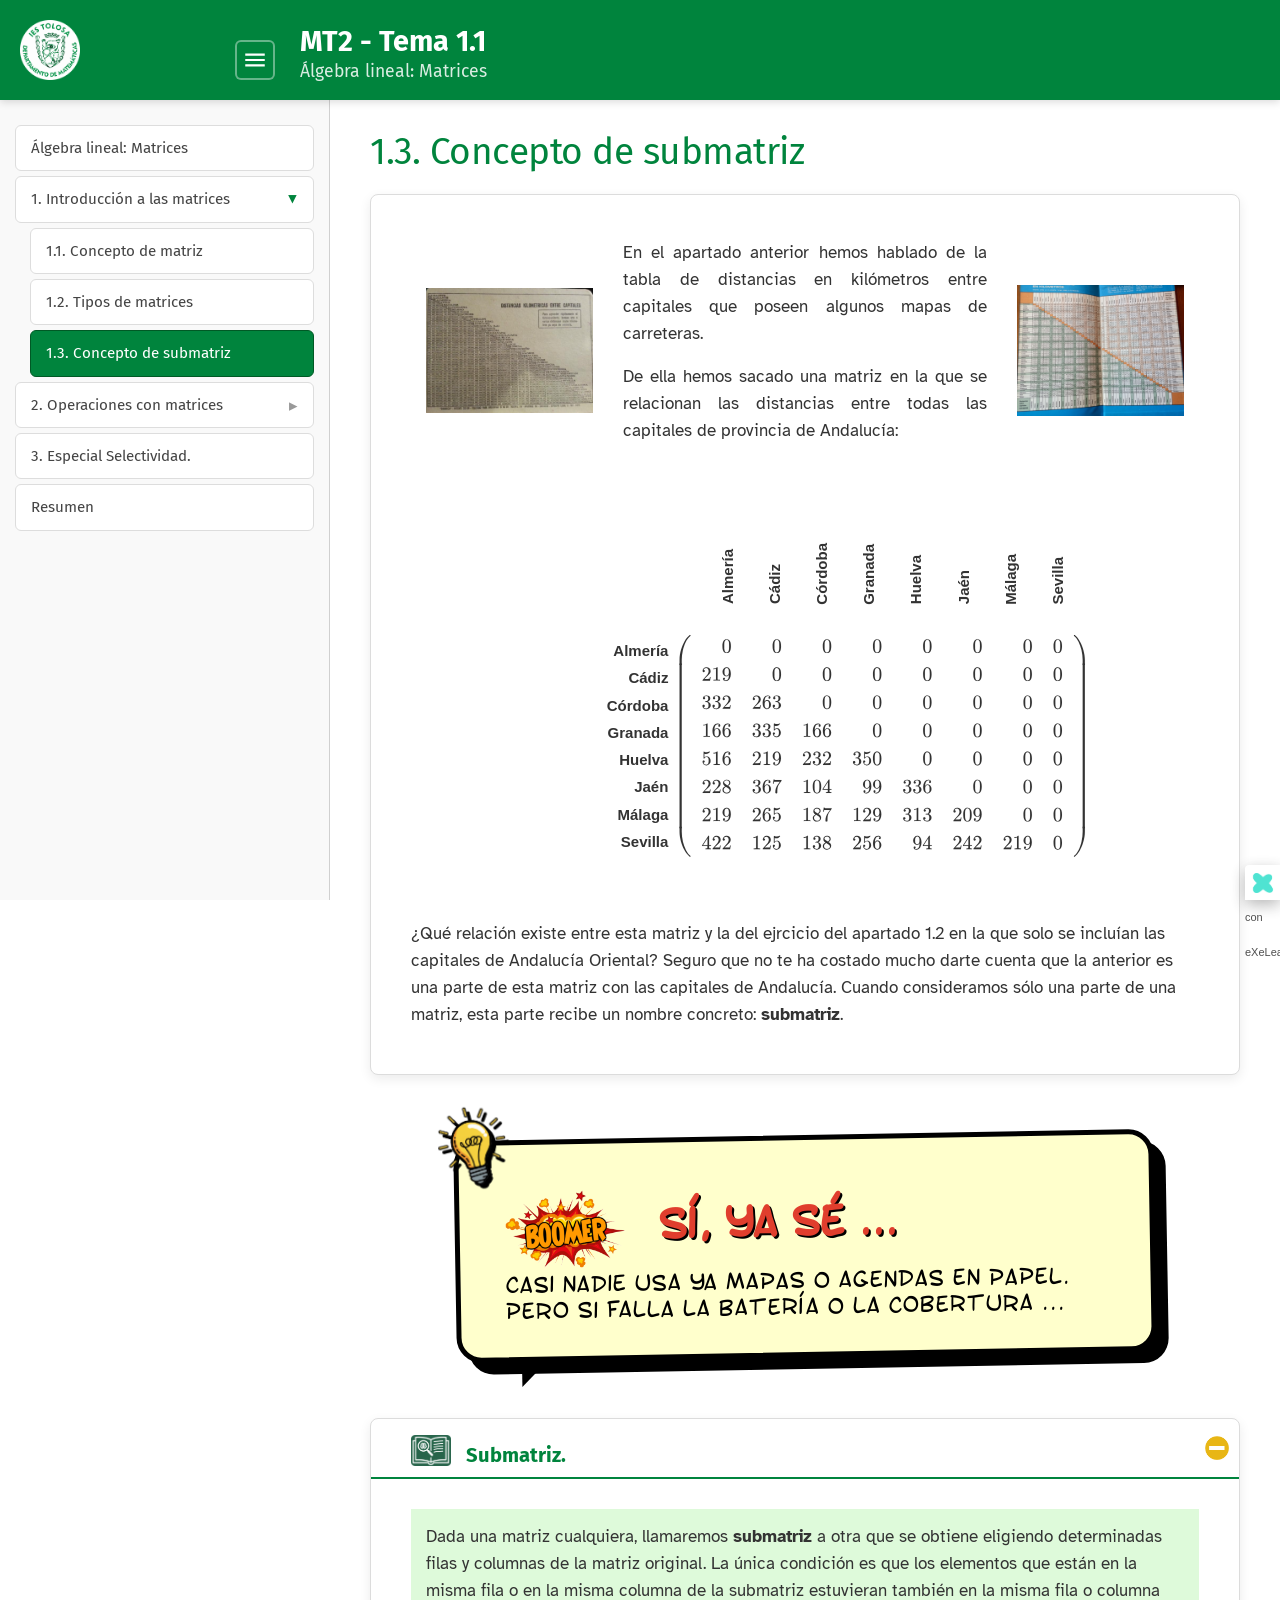
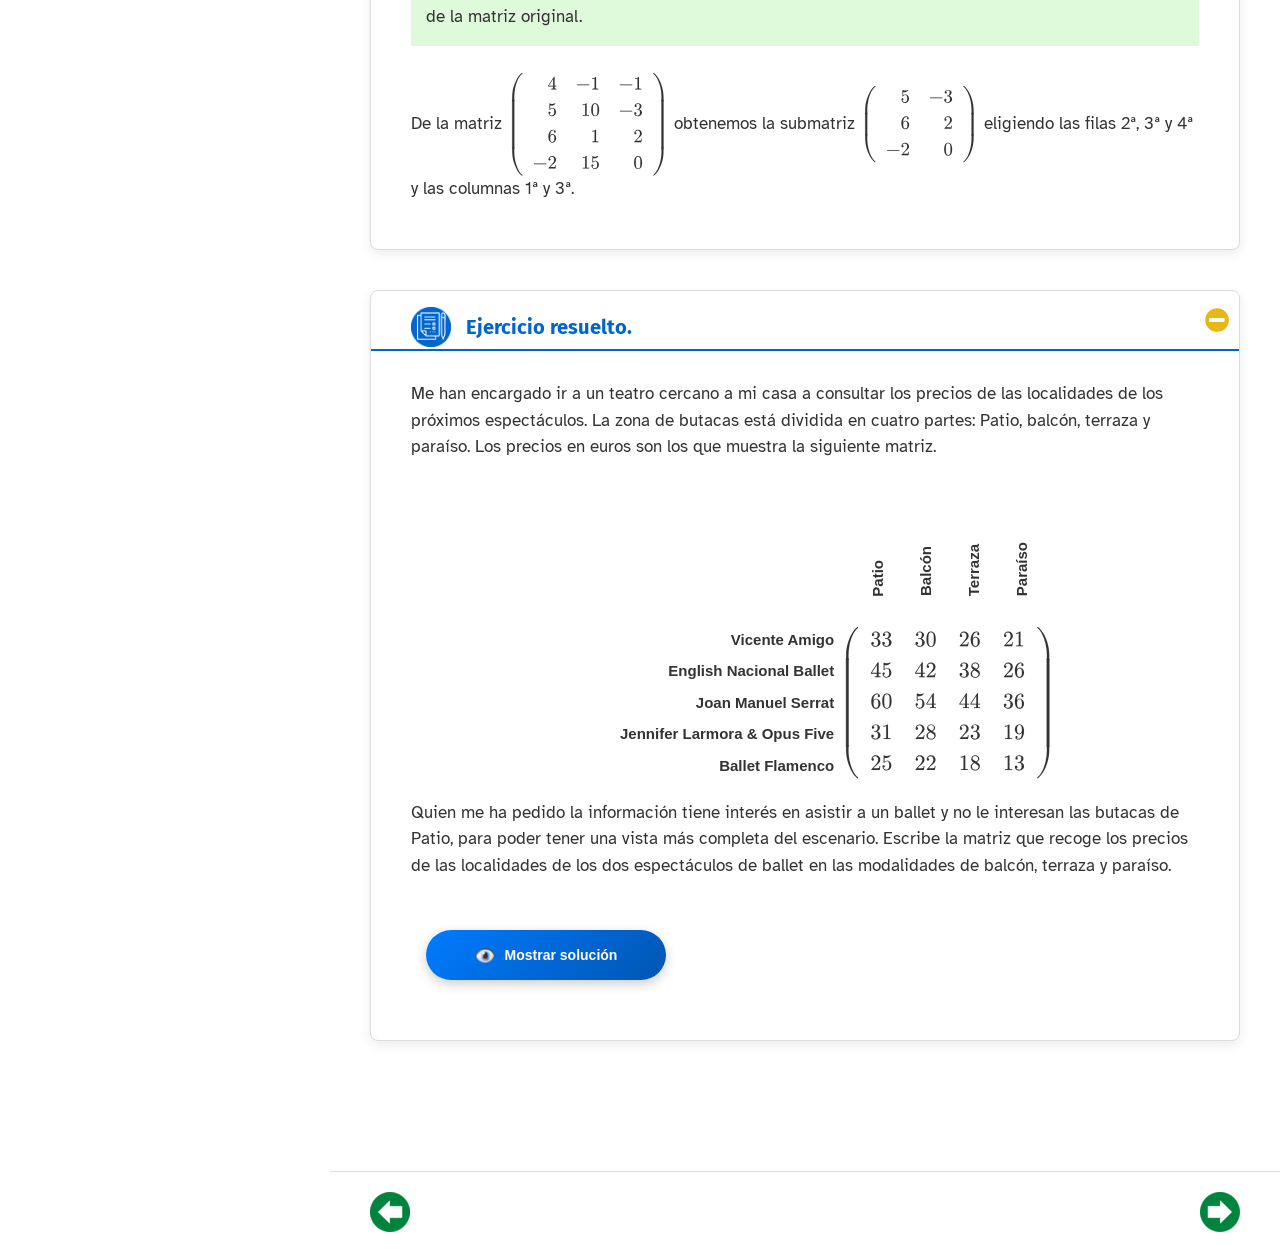
<file: html/13-concepto-de-submatriz.html>
<!DOCTYPE html>
<html lang="es" id="exe-page-mobbw63f-d54jq5bxu">
<head>
<meta charset="utf-8">
<meta name="generator" content="eXeLearning v4.0.5">
<meta name="viewport" content="width=device-width, initial-scale=1">
<title>1.3. Concepto de submatriz | MT2 - Tema 1.1</title>
<link rel="icon" type="image/x-icon" href="../libs/favicon.ico">
<meta name="description" content="Curso 2º - Enseñanza Bachillerato
Nombre asignatura/materia: Matemáticas II">
<script>document.querySelector("html").classList.add("js");</script><script src="../libs/jquery/jquery.min.js"> </script><script src="../libs/common_i18n.js"> </script><script src="../libs/common.js"> </script><script src="../libs/exe_export.js"> </script><script src="../libs/bootstrap/bootstrap.bundle.min.js"> </script><link rel="stylesheet" href="../libs/bootstrap/bootstrap.min.css">
<script src="../idevices/text/text.js"></script><link rel="stylesheet" href="../idevices/text/text.css">
<link rel="stylesheet" href="../content/css/base.css"><script src="../theme/style.js"> </script><script src="../theme/z-custom-effects.js"> </script><link rel="stylesheet" href="../theme/colores.css"><link rel="stylesheet" href="../theme/comic.css"><link rel="stylesheet" href="../theme/ejercicio.css"><link rel="stylesheet" href="../theme/libreta.css"><link rel="stylesheet" href="../theme/navegacion.css"><link rel="stylesheet" href="../theme/nota-azul.css"><link rel="stylesheet" href="../theme/retroalimentacion.css"><link rel="stylesheet" href="../theme/style.css">
<script src="../libs/exe_math/tex-mml-svg.js"> </script>
</head>
<body class="exe-export exe-web-site">
<script>document.body.className+=" js"</script>
<div class="exe-content exe-export pre-js siteNav-hidden"><a href="#page-mobbw63f-d54jq5bxu" id="skipNav">Skip to content</a> <nav id="siteNav">
<ul>
<li> <a href="../index.html" class="main-node no-ch">Álgebra lineal: Matrices</a>
</li>
<li class="current-page-parent"> <a href="../html/1-introduccion-a-las-matrices.html" class="daddy">1. Introducción a las matrices</a>
<ul class="other-section">
<li> <a href="../html/11-concepto-de-matriz.html" class="no-ch">1.1. Concepto de matriz</a>
</li>
<li> <a href="../html/12-tipos-de-matrices.html" class="no-ch">1.2. Tipos de matrices</a>
</li>
<li class="active"> <a href="../html/13-concepto-de-submatriz.html" class="active no-ch">1.3. Concepto de submatriz</a>
</li>
</ul>
</li>
<li> <a href="../html/2-operaciones-con-matrices.html" class="daddy">2. Operaciones con matrices</a>
<ul class="other-section">
<li> <a href="../html/21-suma-de-matrices.html" class="no-ch">2.1. Suma de matrices</a>
</li>
<li> <a href="../html/22-producto-de-un-escalar-por-una-matriz.html" class="no-ch">2.2. Producto de un escalar por una matriz</a>
</li>
<li> <a href="../html/23-producto-de-matrices.html" class="no-ch">2.3. Producto de matrices</a>
</li>
<li> <a href="../html/24-actividades.html" class="no-ch">2.4 Actividades</a>
</li>
</ul>
</li>
<li> <a href="../html/3-especial-selectividad.html" class="no-ch">3. Especial Selectividad.</a>
</li>
<li> <a href="../html/resumen.html" class="no-ch">Resumen</a>
</li>
</ul>
</nav><main id="page-mobbw63f-d54jq5bxu" class="page"> 
<header class="main-header">
<div class="package-header"><p class="package-title">MT2 - Tema 1.1</p>
<p class="package-subtitle">Álgebra lineal: Matrices</p></div>
<div class="page-header"><h1 class="page-title">1.3. Concepto de submatriz</h1></div>
</header><div id="page-content-page-mobbw63f-d54jq5bxu" class="page-content">
<article id="20260224025920URWNBQ" class="box no-header sin-titulo">
<header class="box-head no-icon">
<button class="box-toggle box-toggle-on" title="Toggle content">
<span>Toggle content</span>
</button></header>
<div class="box-content">
<div id="20260223202609UKPEBB" class="idevice_node text" data-idevice-path="../idevices/text/" data-idevice-type="text" data-idevice-component-type="json" data-idevice-json-data="{&quot;ideviceId&quot;:&quot;20260223202609UKPEBB&quot;}">
<div class="exe-text-template">
    <table cellpadding="15" style="width: 99.9846%;">
<tbody>
<tr>
<td style="width: 25%;"><img src="../content/resources/agendakm.png" width="400" height="299" alt="" /><br /></td>
<td style="width: 50%; vertical-align: bottom;">
<p style="text-align: justify;">En el apartado anterior hemos hablado de la tabla de distancias en kilómetros entre capitales que poseen algunos mapas de carreteras.</p>
<p style="text-align: justify;">De ella hemos sacado una matriz en la que se relacionan las distancias entre todas las capitales de provincia de Andalucía:</p>
</td>
<td style="width: 25%;"><img src="../content/resources/mapakm.png" width="400" height="315" alt="" /></td>
</tr>
</tbody>
</table>
<div style="display: flex; justify-content: center; font-family: Arial, sans-serif; padding: 20px;">
<table style="border-collapse: collapse; border: 0;">
<tbody>
<tr>
<td style="text-align: right; border: 0;"><span style="color: white;">................................</span></td>
<td style="border: 0;"><span style="color: white;">.....</span></td>
<td style="height: 110px; vertical-align: bottom; text-align: center; border: 0;">
<div style="writing-mode: vertical-rl; transform: rotate(180deg); font-weight: bold; font-size: 15px;">Almería</div>
</td>
<td style="vertical-align: bottom; text-align: center; border: 0;">
<div style="writing-mode: vertical-rl; transform: rotate(180deg); font-weight: bold; font-size: 15px;">Cádiz</div>
</td>
<td style="vertical-align: bottom; text-align: center; border: 0;">
<div style="writing-mode: vertical-rl; transform: rotate(180deg); font-weight: bold; font-size: 15px;">Córdoba</div>
</td>
<td style="vertical-align: bottom; text-align: center; border: 0;">
<div style="writing-mode: vertical-rl; transform: rotate(180deg); font-weight: bold; font-size: 15px;">Granada</div>
</td>
<td style="vertical-align: bottom; text-align: center; border: 0;">
<div style="writing-mode: vertical-rl; transform: rotate(180deg); font-weight: bold; font-size: 15px;">Huelva</div>
</td>
<td style="vertical-align: bottom; text-align: center; border: 0;">
<div style="writing-mode: vertical-rl; transform: rotate(180deg); font-weight: bold; font-size: 15px;">Jaén</div>
</td>
<td style="vertical-align: bottom; text-align: center; border: 0;">
<div style="writing-mode: vertical-rl; transform: rotate(180deg); font-weight: bold; font-size: 15px;">Málaga</div>
</td>
<td style="vertical-align: bottom; text-align: center; border: 0;">
<div style="writing-mode: vertical-rl; transform: rotate(180deg); font-weight: bold; font-size: 15px;">Sevilla</div>
</td>
</tr>
<tr>
<td style="text-align: right; border: 0px;"><span style="color: white;"><br /></span></td>
<td style="border: 0px;"><span style="color: white;"><br /></span></td>
<td style="vertical-align: bottom; text-align: center; border: 0px;">
<div style="writing-mode: vertical-rl; transform: rotate(180deg); font-weight: bold; font-size: 15px;"><br /></div>
</td>
<td style="vertical-align: bottom; text-align: center; border: 0px;">
<div style="writing-mode: vertical-rl; transform: rotate(180deg); font-weight: bold; font-size: 15px;"><br /></div>
</td>
<td style="vertical-align: bottom; text-align: center; border: 0px;">
<div style="writing-mode: vertical-rl; transform: rotate(180deg); font-weight: bold; font-size: 15px;"><br /></div>
</td>
<td style="vertical-align: bottom; text-align: center; border: 0px;">
<div style="writing-mode: vertical-rl; transform: rotate(180deg); font-weight: bold; font-size: 15px;"><br /></div>
</td>
<td style="vertical-align: bottom; text-align: center; border: 0px;">
<div style="writing-mode: vertical-rl; transform: rotate(180deg); font-weight: bold; font-size: 15px;"><br /></div>
</td>
<td style="vertical-align: bottom; text-align: center; border: 0px;">
<div style="writing-mode: vertical-rl; transform: rotate(180deg); font-weight: bold; font-size: 15px;"><br /></div>
</td>
<td style="vertical-align: bottom; text-align: center; border: 0px;">
<div style="writing-mode: vertical-rl; transform: rotate(180deg); font-weight: bold; font-size: 15px;"><br /></div>
</td>
<td style="vertical-align: bottom; text-align: center; border: 0px;">
<div style="writing-mode: vertical-rl; transform: rotate(180deg); font-weight: bold; font-size: 15px;"><br /></div>
</td>
</tr>
<tr>
<td style="vertical-align: middle; border: 0;">
<div style="text-align: right; font-weight: bold; font-size: 15px; line-height: 0.9;">Almería<br /><span style="font-size: 12px; color: white;">.</span><br />Cádiz<br /><span style="font-size: 12px; color: white;">.</span><br />Córdoba<br /><span style="font-size: 12px; color: white;">.</span><br />Granada<br /><span style="font-size: 12px; color: white;">.</span><br />Huelva<br /><span style="font-size: 12px; color: white;">.</span><br />Jaén<br /><span style="font-size: 12px; color: white;">.</span><br />Málaga<br /><span style="font-size: 12px; color: white;">.</span><br />Sevilla</div>
</td>
<td colspan="9" style="vertical-align: middle; border: 0; padding-left: 5px;"><span style="font-size: 1em; letter-spacing: 2px;"> \( \left( \begin{array}{rrrrrrrr} 0 & 0 & 0 & 0 & 0 & 0 & 0 & 0 \\ 219 & 0 & 0 & 0 & 0 & 0 & 0 & 0 \\ 332 & 263 & 0 & 0 & 0 & 0 & 0 & 0 \\ 166 & 335 & 166 & 0 & 0 & 0 & 0 & 0 \\ 516 & 219 & 232 & 350 & 0 & 0 & 0 & 0 \\ 228 & 367 & 104 & 99 & 336 & 0 & 0 & 0 \\ 219 & 265 & 187 & 129 & 313 & 209 & 0 & 0 \\ 422 & 125 & 138 & 256 & 94 & 242 & 219 & 0 \end{array} \right) \) </span></td>
</tr>
</tbody>
</table>
</div>
<p><br /></p>
<p>¿Qué relación existe entre esta matriz y la del ejrcicio del apartado 1.2 en la que solo se incluían las capitales de Andalucía Oriental? Seguro que no te ha costado mucho darte cuenta que la anterior es una parte de esta matriz con las capitales de Andalucía. Cuando consideramos sólo una parte de una matriz, esta parte recibe un nombre concreto: <strong>submatriz</strong>.</p>
</div>
</div>
</div>
</article><article id="block-1771969651601-ki9qxnxut" class="box caja-comic">
<header class="box-head no-icon">
<h1 class="box-title">Texto</h1>
<button class="box-toggle box-toggle-on" title="Toggle content">
<span>Toggle content</span>
</button></header>
<div class="box-content">
<div id="idevice-1771969651600-9y557f3c4" class="idevice_node text" data-idevice-path="../idevices/text/" data-idevice-type="text" data-idevice-component-type="json" data-idevice-json-data="{&quot;ideviceId&quot;:&quot;idevice-1771969651600-9y557f3c4&quot;}">
<div class="exe-text-template">
    <table border="0" style="width: 100%;">
<tbody>
<tr>
<td style="width: 25.4875%;"><img src="../content/resources/boomer.png" width="120" height="78" alt="" /></td>
<td style="width: 74.4359%;"><strong><span style="color: #e03e2d;">Sí, ya sé ...</span></strong></td>
</tr>
</tbody>
</table>
<p>Casi nadie usa ya mapas o agendas en papel.</p>
<p>Pero si falla la batería o la cobertura ...</p>
</div>
</div>
</div>
</article><article id="20260224025920WLCUPS" class="box">
<header class="box-head">
<div class="box-icon exe-icon">
<img src="../theme/icons/icon_definicion.png" alt="" style="display:block;object-fit:contain;">
</div>
<h1 class="box-title">Submatriz.</h1>
<button class="box-toggle box-toggle-on" title="Toggle content">
<span>Toggle content</span>
</button></header>
<div class="box-content">
<div id="20260223202609HGXSEK" class="idevice_node text" data-idevice-path="../idevices/text/" data-idevice-type="text" data-idevice-component-type="json" data-idevice-json-data="{&quot;ideviceId&quot;:&quot;20260223202609HGXSEK&quot;}">
<div class="exe-text-template">
    <table cellpadding="15" style="width: 99.9696%; background-color: #defada;">
<tbody>
<tr>
<td style="width: 99.9696%;">Dada una matriz cualquiera, llamaremos <span style="font-weight: bolder;">submatriz </span>a otra que se obtiene eligiendo determinadas filas y columnas de la matriz original. La única condición es que los elementos que están en la misma fila o en la misma columna de la submatriz estuvieran también en la misma fila o columna de la matriz original.</td>
</tr>
</tbody>
</table>
<p><br />De la matriz \( \left( \begin{array}{rrr} 4 & -1 & -1 \\ 5 & 10 & -3 \\ 6 & 1 & 2 \\ -2 & 15 & 0 \end{array} \right) \) obtenemos la submatriz \( \left( \begin{array}{rr} 5 & -3 \\ 6 & 2 \\ -2 & 0 \end{array} \right) \) eligiendo las filas 2ª, 3ª y 4ª y las columnas 1ª y 3ª.</p>
</div>
</div>
</div>
</article><article id="20260224025920USHOYE" class="box caja-azul ejercicio-custom">
<header class="box-head">
<div class="box-icon exe-icon">
<img src="../theme/icons/icon_ejercicioresuelto.png" alt="" style="display:block;object-fit:contain;">
</div>
<h1 class="box-title">Ejercicio resuelto.</h1>
<button class="box-toggle box-toggle-on" title="Toggle content">
<span>Toggle content</span>
</button></header>
<div class="box-content">
<div id="20260223202609ULTXXS" class="idevice_node text" data-idevice-path="../idevices/text/" data-idevice-type="text" data-idevice-component-type="json" data-idevice-json-data="{&quot;ideviceId&quot;:&quot;20260223202609ULTXXS&quot;}">
<div class="exe-text-template">
    <div class="exe-text-activity"><table border="1" align="right">
<tbody>
<tr>
<td style="border: 1px solid #ffffff;"></td>
</tr>
</tbody>
</table>
<p>Me han encargado ir a un teatro cercano a mi casa a consultar los precios de las localidades de los próximos espectáculos. La zona de butacas está dividida en cuatro partes: Patio, balcón, terraza y paraíso. Los precios en euros son los que muestra la siguiente matriz.</p>
<div style="display: flex; justify-content: center; font-family: Arial, sans-serif; padding: 20px;">
<table style="border-collapse: collapse; border: 0;">
<tbody>
<tr>
<td style="text-align: right; border: 0;"><span style="color: white;">............................................................</span></td>
<td style="border: 0;"><span style="color: white;">...</span></td>
<td style="height: 100px; vertical-align: bottom; text-align: center; border: 0;">
<div style="writing-mode: vertical-rl; transform: rotate(180deg); font-weight: bold; font-size: 15px;">Patio</div>
</td>
<td style="vertical-align: bottom; text-align: center; border: 0;">
<div style="writing-mode: vertical-rl; transform: rotate(180deg); font-weight: bold; font-size: 15px;">Balcón</div>
</td>
<td style="vertical-align: bottom; text-align: center; border: 0;">
<div style="writing-mode: vertical-rl; transform: rotate(180deg); font-weight: bold; font-size: 15px;">Terraza</div>
</td>
<td style="vertical-align: bottom; text-align: center; border: 0;">
<div style="writing-mode: vertical-rl; transform: rotate(180deg); font-weight: bold; font-size: 15px;">Paraíso</div>
</td>
</tr>
<tr>
<td style="text-align: right; border: 0px;"><span style="color: white;"><br /></span></td>
<td style="border: 0px;"><span style="color: white;"><br /></span></td>
<td style="vertical-align: bottom; text-align: center; border: 0px;">
<div style="writing-mode: vertical-rl; transform: rotate(180deg); font-weight: bold; font-size: 15px;"><br /></div>
</td>
<td style="vertical-align: bottom; text-align: center; border: 0px;">
<div style="writing-mode: vertical-rl; transform: rotate(180deg); font-weight: bold; font-size: 15px;"><br /></div>
</td>
<td style="vertical-align: bottom; text-align: center; border: 0px;">
<div style="writing-mode: vertical-rl; transform: rotate(180deg); font-weight: bold; font-size: 15px;"><br /></div>
</td>
<td style="vertical-align: bottom; text-align: center; border: 0px;">
<div style="writing-mode: vertical-rl; transform: rotate(180deg); font-weight: bold; font-size: 15px;"><br /></div>
</td>
</tr>
<tr>
<td style="vertical-align: middle; border: 0;">
<div style="text-align: right; font-weight: bold; font-size: 15px; line-height: 1.05;">Vicente Amigo<br /><span style="font-size: 12px; color: white;">.</span><br />English Nacional Ballet<br /><span style="font-size: 12px; color: white;">.</span><br />Joan Manuel Serrat<br /><span style="font-size: 12px; color: white;">.</span><br />Jennifer Larmora & Opus Five<br /><span style="font-size: 12px; color: white;">.</span><br />Ballet Flamenco</div>
</td>
<td colspan="5" style="vertical-align: middle; border: 0; padding-left: 5px;"><span style="font-size: 1.1em; letter-spacing: 3px;"> \( \left( \begin{array}{rrrr} 33 & 30 & 26 & 21 \\ 45 & 42 & 38 & 26 \\ 60 & 54 & 44 & 36 \\ 31 & 28 & 23 & 19 \\ 25 & 22 & 18 & 13 \end{array} \right) \) </span></td>
</tr>
</tbody>
</table>
</div>
<p>Quien me ha pedido la información tiene interés en asistir a un ballet y no le interesan las butacas de Patio, para poder tener una vista más completa del escenario. Escribe la matriz que recoge los precios de las localidades de los dos espectáculos de ballet en las modalidades de balcón, terraza y paraíso.</p><div class="iDevice_buttons feedback-button js-required"><input type="button" class="feedbacktooglebutton" value="Mostrar retroalimentación" data-text-a="Mostrar retroalimentación" data-text-b="Mostrar retroalimentación"></div><div class="feedback js-feedback js-hidden" style="display: none;"><p>La matriz resultante de lo pedido es: \( \left( \begin{array}{rrr} 42 & 38 & 26 \\ 22 & 18 & 13 \end{array} \right) \)</p>
<p> </p></div></div>
</div>
</div>
</div>
</article>
</div></main><div class="nav-buttons">
<a href="../html/12-tipos-de-matrices.html" title="Anterior" class="nav-button nav-button-left"><span>Anterior</span></a>
<a href="../html/2-operaciones-con-matrices.html" title="Siguiente" class="nav-button nav-button-right"><span>Siguiente</span></a>
</div>
<footer id="siteFooter" class="siteFooter-empty"><div id="siteFooterContent"></div></footer>
</div>
<p id="made-with-eXe"> <a href="https://exelearning.net/" target="_blank" rel="noopener"> <span>Creado con eXeLearning <span>(Ventana nueva)</span></span></a></p>
</body>
</html>
</file>
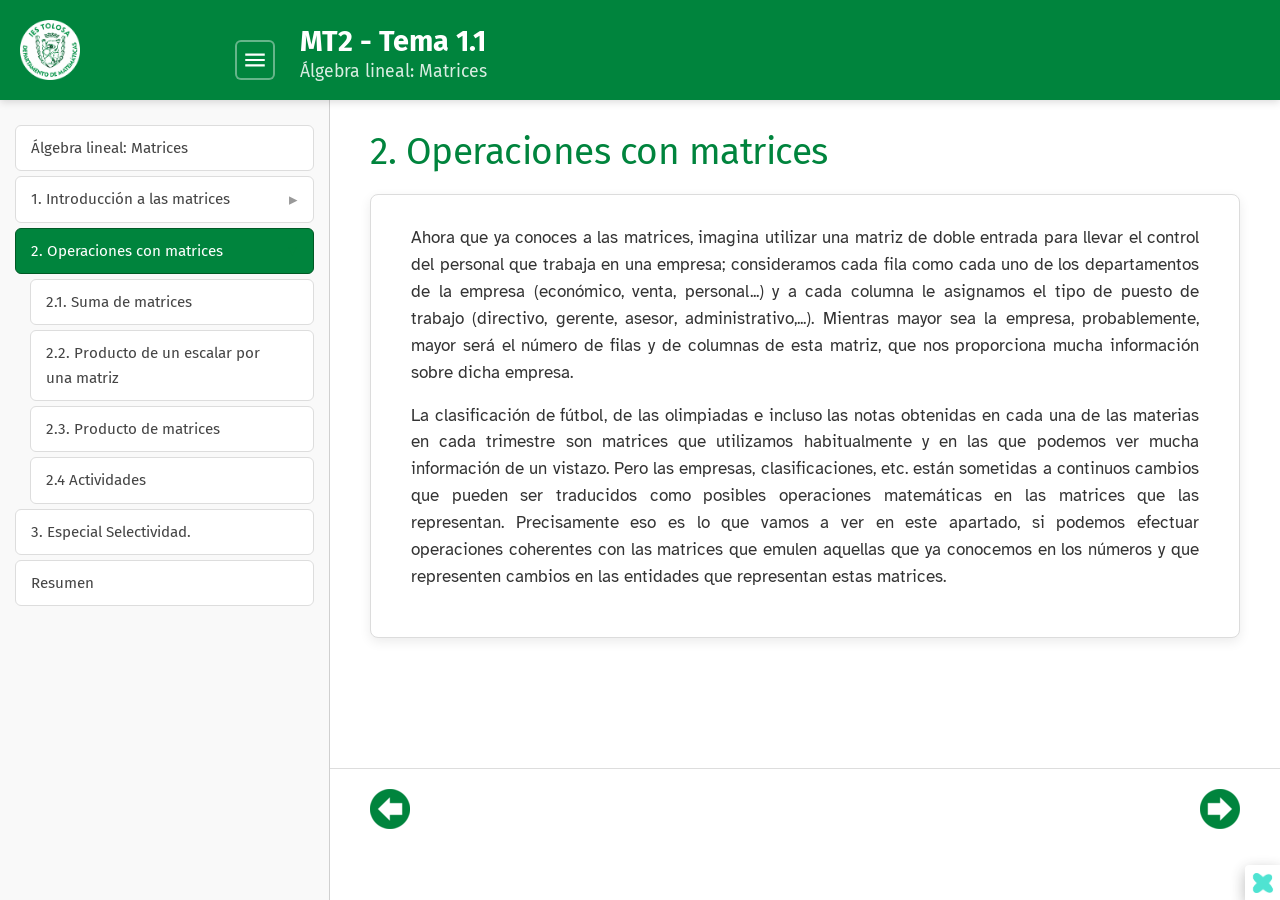
<file: html/2-operaciones-con-matrices.html>
<!DOCTYPE html>
<html lang="es" id="exe-page-mobbw63i-fi5qqb2rl">
<head>
<meta charset="utf-8">
<meta name="generator" content="eXeLearning v4.0.5">
<meta name="viewport" content="width=device-width, initial-scale=1">
<title>2. Operaciones con matrices | MT2 - Tema 1.1</title>
<link rel="icon" type="image/x-icon" href="../libs/favicon.ico">
<meta name="description" content="Curso 2º - Enseñanza Bachillerato
Nombre asignatura/materia: Matemáticas II">
<script>document.querySelector("html").classList.add("js");</script><script src="../libs/jquery/jquery.min.js"> </script><script src="../libs/common_i18n.js"> </script><script src="../libs/common.js"> </script><script src="../libs/exe_export.js"> </script><script src="../libs/bootstrap/bootstrap.bundle.min.js"> </script><link rel="stylesheet" href="../libs/bootstrap/bootstrap.min.css">
<script src="../idevices/text/text.js"></script><link rel="stylesheet" href="../idevices/text/text.css">
<link rel="stylesheet" href="../content/css/base.css"><script src="../theme/style.js"> </script><script src="../theme/z-custom-effects.js"> </script><link rel="stylesheet" href="../theme/colores.css"><link rel="stylesheet" href="../theme/comic.css"><link rel="stylesheet" href="../theme/ejercicio.css"><link rel="stylesheet" href="../theme/libreta.css"><link rel="stylesheet" href="../theme/navegacion.css"><link rel="stylesheet" href="../theme/nota-azul.css"><link rel="stylesheet" href="../theme/retroalimentacion.css"><link rel="stylesheet" href="../theme/style.css">
<script src="../libs/exe_math/tex-mml-svg.js"> </script>
</head>
<body class="exe-export exe-web-site">
<script>document.body.className+=" js"</script>
<div class="exe-content exe-export pre-js siteNav-hidden"><a href="#page-mobbw63i-fi5qqb2rl" id="skipNav">Skip to content</a> <nav id="siteNav">
<ul>
<li> <a href="../index.html" class="main-node no-ch">Álgebra lineal: Matrices</a>
</li>
<li> <a href="../html/1-introduccion-a-las-matrices.html" class="daddy">1. Introducción a las matrices</a>
<ul class="other-section">
<li> <a href="../html/11-concepto-de-matriz.html" class="no-ch">1.1. Concepto de matriz</a>
</li>
<li> <a href="../html/12-tipos-de-matrices.html" class="no-ch">1.2. Tipos de matrices</a>
</li>
<li> <a href="../html/13-concepto-de-submatriz.html" class="no-ch">1.3. Concepto de submatriz</a>
</li>
</ul>
</li>
<li class="active"> <a href="../html/2-operaciones-con-matrices.html" class="active daddy">2. Operaciones con matrices</a>
<ul class="other-section">
<li> <a href="../html/21-suma-de-matrices.html" class="no-ch">2.1. Suma de matrices</a>
</li>
<li> <a href="../html/22-producto-de-un-escalar-por-una-matriz.html" class="no-ch">2.2. Producto de un escalar por una matriz</a>
</li>
<li> <a href="../html/23-producto-de-matrices.html" class="no-ch">2.3. Producto de matrices</a>
</li>
<li> <a href="../html/24-actividades.html" class="no-ch">2.4 Actividades</a>
</li>
</ul>
</li>
<li> <a href="../html/3-especial-selectividad.html" class="no-ch">3. Especial Selectividad.</a>
</li>
<li> <a href="../html/resumen.html" class="no-ch">Resumen</a>
</li>
</ul>
</nav><main id="page-mobbw63i-fi5qqb2rl" class="page"> 
<header class="main-header">
<div class="package-header"><p class="package-title">MT2 - Tema 1.1</p>
<p class="package-subtitle">Álgebra lineal: Matrices</p></div>
<div class="page-header"><h1 class="page-title">2. Operaciones con matrices</h1></div>
</header><div id="page-content-page-mobbw63i-fi5qqb2rl" class="page-content">
<article id="20260224025920WDTJLO" class="box no-header sin-titulo">
<header class="box-head no-icon">
<button class="box-toggle box-toggle-on" title="Toggle content">
<span>Toggle content</span>
</button></header>
<div class="box-content">
<div id="20260223202609FARHHI" class="idevice_node text" data-idevice-path="../idevices/text/" data-idevice-type="text" data-idevice-component-type="json" data-idevice-json-data="{&quot;ideviceId&quot;:&quot;20260223202609FARHHI&quot;}">
<div class="exe-text-template">
    <p style="text-align: justify;">Ahora que ya conoces a las matrices, imagina utilizar una matriz de doble entrada para llevar el control del personal que trabaja en una empresa; consideramos cada fila como cada uno de los departamentos de la empresa (económico, venta, personal...) y a cada columna le asignamos el tipo de puesto de trabajo (directivo, gerente, asesor, administrativo,...). Mientras mayor sea la empresa, probablemente, mayor será el número de filas y de columnas de esta matriz, que nos proporciona mucha información sobre dicha empresa.</p>
<p style="text-align: justify;">La clasificación de fútbol, de las olimpiadas e incluso las notas obtenidas en cada una de las materias en cada trimestre son matrices que utilizamos habitualmente y en las que podemos ver mucha información de un vistazo. Pero las empresas, clasificaciones, etc. están sometidas a continuos cambios que pueden ser traducidos como posibles operaciones matemáticas en las matrices que las representan. Precisamente eso es lo que vamos a ver en este apartado, si podemos efectuar operaciones coherentes con las matrices que emulen aquellas que ya conocemos en los números y que representen cambios en las entidades que representan estas matrices. </p>
</div>
</div>
</div>
</article>
</div></main><div class="nav-buttons">
<a href="../html/13-concepto-de-submatriz.html" title="Anterior" class="nav-button nav-button-left"><span>Anterior</span></a>
<a href="../html/21-suma-de-matrices.html" title="Siguiente" class="nav-button nav-button-right"><span>Siguiente</span></a>
</div>
<footer id="siteFooter" class="siteFooter-empty"><div id="siteFooterContent"></div></footer>
</div>
<p id="made-with-eXe"> <a href="https://exelearning.net/" target="_blank" rel="noopener"> <span>Creado con eXeLearning <span>(Ventana nueva)</span></span></a></p>
</body>
</html>
</file>
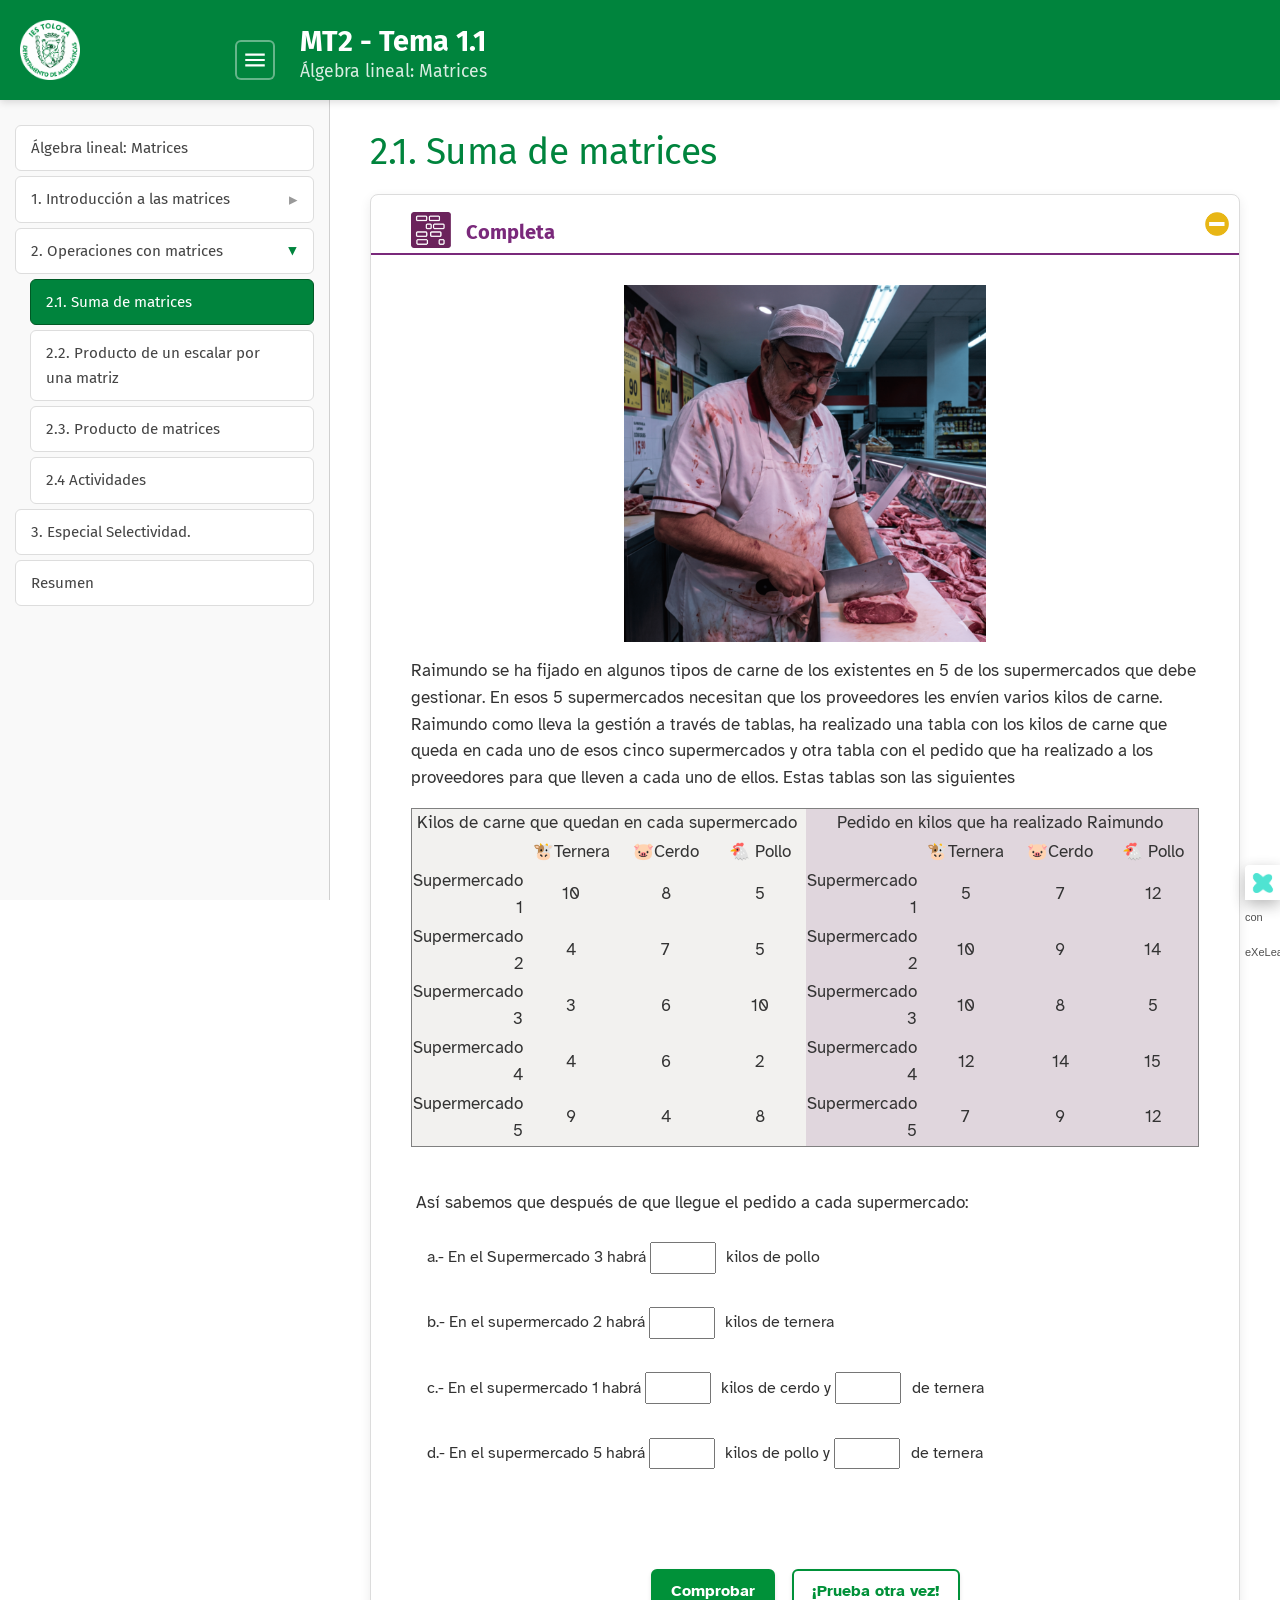
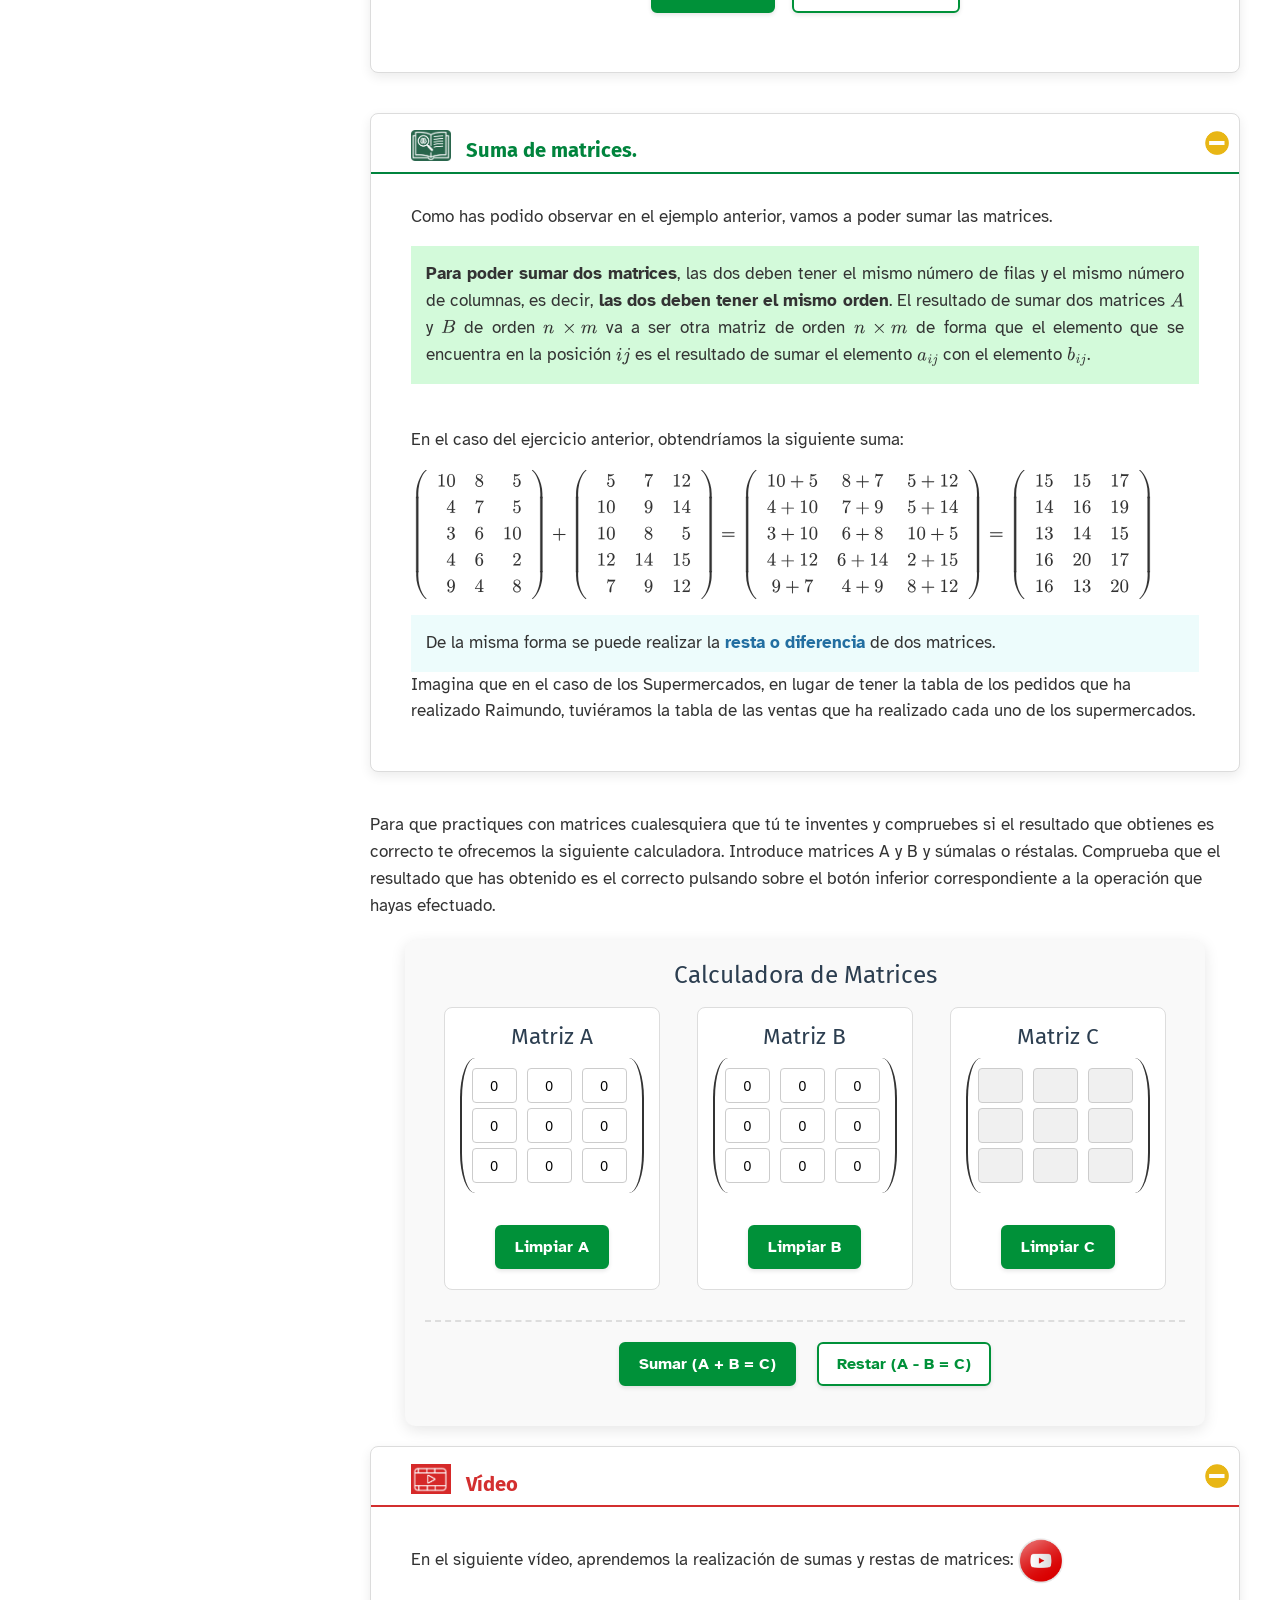
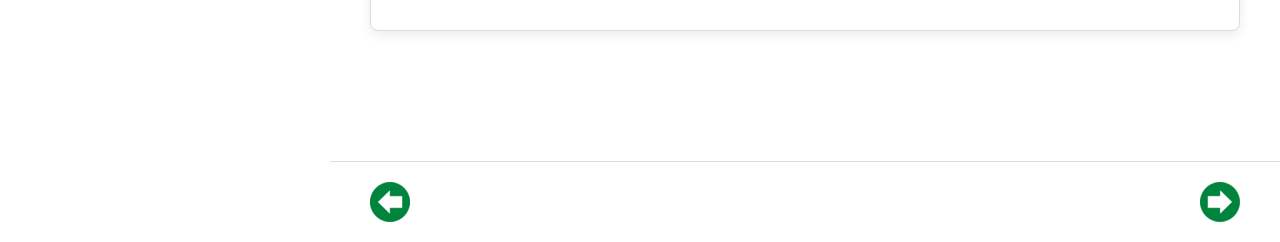
<file: html/21-suma-de-matrices.html>
<!DOCTYPE html>
<html lang="es" id="exe-page-mobbw63k-me8iig73z">
<head>
<meta charset="utf-8">
<meta name="generator" content="eXeLearning v4.0.5">
<meta name="viewport" content="width=device-width, initial-scale=1">
<title>2.1. Suma de matrices | MT2 - Tema 1.1</title>
<link rel="icon" type="image/x-icon" href="../libs/favicon.ico">
<meta name="description" content="Curso 2º - Enseñanza Bachillerato
Nombre asignatura/materia: Matemáticas II">
<script>document.querySelector("html").classList.add("js");</script><script src="../libs/jquery/jquery.min.js"> </script><script src="../libs/common_i18n.js"> </script><script src="../libs/common.js"> </script><script src="../libs/exe_export.js"> </script><script src="../libs/bootstrap/bootstrap.bundle.min.js"> </script><link rel="stylesheet" href="../libs/bootstrap/bootstrap.min.css">
<script src="../idevices/complete/complete.js"></script><link rel="stylesheet" href="../idevices/complete/complete.css">
<script src="../idevices/text/text.js"></script><link rel="stylesheet" href="../idevices/text/text.css">
<script src="../libs/jquery-ui/jquery-ui.min.js"> </script>
<link rel="stylesheet" href="../content/css/base.css"><script src="../theme/style.js"> </script><script src="../theme/z-custom-effects.js"> </script><link rel="stylesheet" href="../theme/colores.css"><link rel="stylesheet" href="../theme/comic.css"><link rel="stylesheet" href="../theme/ejercicio.css"><link rel="stylesheet" href="../theme/libreta.css"><link rel="stylesheet" href="../theme/navegacion.css"><link rel="stylesheet" href="../theme/nota-azul.css"><link rel="stylesheet" href="../theme/retroalimentacion.css"><link rel="stylesheet" href="../theme/style.css">
<script src="../libs/exe_math/tex-mml-svg.js"> </script>
</head>
<body class="exe-export exe-web-site">
<script>document.body.className+=" js"</script>
<div class="exe-content exe-export pre-js siteNav-hidden"><a href="#page-mobbw63k-me8iig73z" id="skipNav">Skip to content</a> <nav id="siteNav">
<ul>
<li> <a href="../index.html" class="main-node no-ch">Álgebra lineal: Matrices</a>
</li>
<li> <a href="../html/1-introduccion-a-las-matrices.html" class="daddy">1. Introducción a las matrices</a>
<ul class="other-section">
<li> <a href="../html/11-concepto-de-matriz.html" class="no-ch">1.1. Concepto de matriz</a>
</li>
<li> <a href="../html/12-tipos-de-matrices.html" class="no-ch">1.2. Tipos de matrices</a>
</li>
<li> <a href="../html/13-concepto-de-submatriz.html" class="no-ch">1.3. Concepto de submatriz</a>
</li>
</ul>
</li>
<li class="current-page-parent"> <a href="../html/2-operaciones-con-matrices.html" class="daddy">2. Operaciones con matrices</a>
<ul class="other-section">
<li class="active"> <a href="../html/21-suma-de-matrices.html" class="active no-ch">2.1. Suma de matrices</a>
</li>
<li> <a href="../html/22-producto-de-un-escalar-por-una-matriz.html" class="no-ch">2.2. Producto de un escalar por una matriz</a>
</li>
<li> <a href="../html/23-producto-de-matrices.html" class="no-ch">2.3. Producto de matrices</a>
</li>
<li> <a href="../html/24-actividades.html" class="no-ch">2.4 Actividades</a>
</li>
</ul>
</li>
<li> <a href="../html/3-especial-selectividad.html" class="no-ch">3. Especial Selectividad.</a>
</li>
<li> <a href="../html/resumen.html" class="no-ch">Resumen</a>
</li>
</ul>
</nav><main id="page-mobbw63k-me8iig73z" class="page"> 
<header class="main-header">
<div class="package-header"><p class="package-title">MT2 - Tema 1.1</p>
<p class="package-subtitle">Álgebra lineal: Matrices</p></div>
<div class="page-header"><h1 class="page-title">2.1. Suma de matrices</h1></div>
</header><div id="page-content-page-mobbw63k-me8iig73z" class="page-content">
<article id="block-1771972143633-ie8ewq70r" class="box caja-morada sin-copa">
<header class="box-head">
<div class="box-icon exe-icon">
<img src="../theme/icons/icon_completa.png" alt="" style="display:block;object-fit:contain;">
</div>
<h1 class="box-title">Completa</h1>
<button class="box-toggle box-toggle-on" title="Toggle content">
<span>Toggle content</span>
</button></header>
<div class="box-content">
<div id="idevice-1771972143627-dltso8wqz" class="idevice_node complete" data-idevice-path="../idevices/complete/" data-idevice-type="complete">
<div class="completa-IDevice"><div class="game-evaluation-ids js-hidden" data-id="idevice-1771972143627-dltso8wqz" data-evaluationb="false" data-evaluationid="c20f0a08-fa47-4697-a719-021acc2f0fba"></div><div class="completa-feedback-game"></div><div class="completa-instructions"><p><img src="../content/resources/carnicero.png" width="362" height="356" alt="" style="display: block; margin-left: auto; margin-right: auto;" /></p>
<p>Raimundo se ha fijado en algunos tipos de carne de los existentes en 5 de los supermercados que debe gestionar. En esos 5 supermercados necesitan que los proveedores les envíen varios kilos de carne. Raimundo como lleva la gestión a través de tablas, ha realizado una tabla con los kilos de carne que queda en cada uno de esos cinco supermercados y otra tabla con el pedido que ha realizado a los proveedores para que lleven a cada uno de ellos. Estas tablas son las siguientes</p>
<table border="1" style="width: 100%;">
<tbody>
<tr>
<td colspan="4" style="width: 50.1146%; text-align: center; background-color: #f2f1ef;">Kilos de carne que quedan en cada supermercado </td>
<td colspan="4" style="width: 49.869%; text-align: center; background-color: #e0d6dd;">Pedido en kilos que ha realizado Raimundo </td>
</tr>
<tr>
<td style="width: 12.5287%; background-color: #f2f1ef;"><br /></td>
<td style="width: 12.5287%; text-align: center; background-color: #f2f1ef;">🐮Ternera</td>
<td style="width: 12.5287%; text-align: center; background-color: #f2f1ef;">🐷Cerdo</td>
<td style="width: 12.5287%; text-align: center; background-color: #f2f1ef;">🐔 Pollo</td>
<td style="width: 12.5287%; background-color: #e0d6dd;"><br /></td>
<td style="width: 12.5287%; text-align: center; background-color: #e0d6dd;">🐮Ternera<br /></td>
<td style="width: 12.5287%; text-align: center; background-color: #e0d6dd;">🐷Cerdo</td>
<td style="width: 12.283%; text-align: center; background-color: #e0d6dd;">🐔 Pollo</td>
</tr>
<tr>
<td style="width: 12.5287%; text-align: right; background-color: #f2f1ef;">Supermercado 1</td>
<td style="width: 12.5287%; text-align: center; background-color: #f2f1ef;">10</td>
<td style="width: 12.5287%; text-align: center; background-color: #f2f1ef;">8</td>
<td style="width: 12.5287%; text-align: center; background-color: #f2f1ef;">5</td>
<td style="width: 12.5287%; text-align: right; background-color: #e0d6dd;">Supermercado 1</td>
<td style="width: 12.5287%; text-align: center; background-color: #e0d6dd;">5</td>
<td style="width: 12.5287%; text-align: center; background-color: #e0d6dd;">7</td>
<td style="width: 12.283%; text-align: center; background-color: #e0d6dd;">12</td>
</tr>
<tr>
<td style="width: 12.5287%; text-align: right; background-color: #f2f1ef;">Supermercado 2</td>
<td style="width: 12.5287%; text-align: center; background-color: #f2f1ef;">4</td>
<td style="width: 12.5287%; text-align: center; background-color: #f2f1ef;">7</td>
<td style="width: 12.5287%; text-align: center; background-color: #f2f1ef;">5</td>
<td style="width: 12.5287%; text-align: right; background-color: #e0d6dd;">Supermercado 2</td>
<td style="width: 12.5287%; text-align: center; background-color: #e0d6dd;">10</td>
<td style="width: 12.5287%; text-align: center; background-color: #e0d6dd;">9</td>
<td style="width: 12.283%; text-align: center; background-color: #e0d6dd;">14</td>
</tr>
<tr>
<td style="width: 12.5287%; text-align: right; background-color: #f2f1ef;">Supermercado 3</td>
<td style="width: 12.5287%; text-align: center; background-color: #f2f1ef;">3</td>
<td style="width: 12.5287%; text-align: center; background-color: #f2f1ef;">6</td>
<td style="width: 12.5287%; text-align: center; background-color: #f2f1ef;">10</td>
<td style="width: 12.5287%; text-align: right; background-color: #e0d6dd;">Supermercado 3</td>
<td style="width: 12.5287%; text-align: center; background-color: #e0d6dd;">10</td>
<td style="width: 12.5287%; text-align: center; background-color: #e0d6dd;">8</td>
<td style="width: 12.283%; text-align: center; background-color: #e0d6dd;">5</td>
</tr>
<tr>
<td style="width: 12.5287%; text-align: right; background-color: #f2f1ef;">Supermercado 4</td>
<td style="width: 12.5287%; text-align: center; background-color: #f2f1ef;">4</td>
<td style="width: 12.5287%; text-align: center; background-color: #f2f1ef;">6</td>
<td style="width: 12.5287%; text-align: center; background-color: #f2f1ef;">2</td>
<td style="width: 12.5287%; text-align: right; background-color: #e0d6dd;">Supermercado 4</td>
<td style="width: 12.5287%; text-align: center; background-color: #e0d6dd;">12</td>
<td style="width: 12.5287%; text-align: center; background-color: #e0d6dd;">14</td>
<td style="width: 12.283%; text-align: center; background-color: #e0d6dd;">15</td>
</tr>
<tr>
<td style="width: 12.5287%; text-align: right; background-color: #f2f1ef;">Supermercado 5</td>
<td style="width: 12.5287%; text-align: center; background-color: #f2f1ef;">9</td>
<td style="width: 12.5287%; text-align: center; background-color: #f2f1ef;">4</td>
<td style="width: 12.5287%; text-align: center; background-color: #f2f1ef;">8</td>
<td style="width: 12.5287%; text-align: right; background-color: #e0d6dd;">Supermercado 5</td>
<td style="width: 12.5287%; text-align: center; background-color: #e0d6dd;">7</td>
<td style="width: 12.5287%; text-align: center; background-color: #e0d6dd;">9</td>
<td style="width: 12.283%; text-align: center; background-color: #e0d6dd;">12</td>
</tr>
</tbody>
</table>
<p> </p>
<p> Así sabemos que después de que llegue el pedido a cada supermercado:</p></div><div class="completa-DataGame js-hidden">%E9%B0%E6%EB%E2%F7%D5%F3%FF%F7%B0%A8%B0%D1%FD%FF%E2%FE%F7%E6%F3%B0%BE%B0%FB%FC%E1%E6%E0%E7%F1%E6%FB%FD%FC%E1%B0%A8%B0%AE%E2%AC%AE%FB%FF%F5%B2%E1%E0%F1%AF%CE%B0%F0%FE%FD%F0%A8%F3%E2%E2%A8%BD%BD%FE%FD%F1%F3%FE%FA%FD%E1%E6%BD%A3%A3%A2%A5%F1%A3%A3%F4%BF%AB%F4%A3%A7%BF%A6%A5%AA%A4%BF%AB%F3%AA%AB%BF%A5%A2%A1%F7%F1%A4%AB%F7%F4%AA%F7%AB%CE%B0%B2%E5%FB%F6%E6%FA%AF%CE%B0%A1%A4%A0%CE%B0%B2%FA%F7%FB%F5%FA%E6%AF%CE%B0%A1%A7%A4%CE%B0%B2%F3%FE%E6%AF%CE%B0%CE%B0%B2%E1%E6%EB%FE%F7%AF%CE%B0%F6%FB%E1%E2%FE%F3%EB%A8%B2%F0%FE%FD%F1%F9%A9%B2%FF%F3%E0%F5%FB%FC%BF%FE%F7%F4%E6%A8%B2%F3%E7%E6%FD%A9%B2%FF%F3%E0%F5%FB%FC%BF%E0%FB%F5%FA%E6%A8%B2%F3%E7%E6%FD%A9%CE%B0%B2%BD%AC%AE%BD%E2%AC%CE%FC%AE%E2%AC%C0%F3%FB%FF%E7%FC%F6%FD%B2%E1%F7%B2%FA%F3%B2%F4%FB%F8%F3%F6%FD%B2%F7%FC%B2%F3%FE%F5%E7%FC%FD%E1%B2%E6%FB%E2%FD%E1%B2%F6%F7%B2%F1%F3%E0%FC%F7%B2%F6%F7%B2%FE%FD%E1%B2%F7%EA%FB%E1%E6%F7%FC%E6%F7%E1%B2%F7%FC%B2%A7%B2%F6%F7%B2%FE%FD%E1%B2%E1%E7%E2%F7%E0%FF%F7%E0%F1%F3%F6%FD%E1%B2%E3%E7%F7%B2%F6%F7%F0%F7%B2%F5%F7%E1%E6%FB%FD%FC%F3%E0%BC%B2%D7%FC%B2%F7%E1%FD%E1%B2%A7%B2%E1%E7%E2%F7%E0%FF%F7%E0%F1%F3%F6%FD%E1%B2%FC%F7%F1%F7%E1%FB%E6%F3%FC%B2%E3%E7%F7%B2%FE%FD%E1%B2%E2%E0%FD%E4%F7%F7%F6%FD%E0%F7%E1%B2%FE%F7%E1%B2%F7%FC%E4%7F%F7%FC%B2%E4%F3%E0%FB%FD%E1%B2%F9%FB%FE%FD%E1%B2%F6%F7%B2%F1%F3%E0%FC%F7%BC%B2%C0%F3%FB%FF%E7%FC%F6%FD%B2%F1%FD%FF%FD%B2%FE%FE%F7%E4%F3%B2%FE%F3%B2%F5%F7%E1%E6%FBa%FC%B2%F3%B2%E6%E0%F3%E4%7B%E1%B2%F6%F7%B2%E6%F3%F0%FE%F3%E1%BE%B2%FA%F3%B2%E0%F7%F3%FE%FB%E8%F3%F6%FD%B2%E7%FC%F3%B2%E6%F3%F0%FE%F3%B2%F1%FD%FC%B2%FE%FD%E1%B2%F9%FB%FE%FD%E1%B2%F6%F7%B2%F1%F3%E0%FC%F7%B2%E3%E7%F7%B2%E3%E7%F7%F6%F3%B2%F7%FC%B2%F1%F3%F6%F3%B2%E7%FC%FD%B2%F6%F7%B2%F7%E1%FD%E1%B2%F1%FB%FC%F1%FD%B2%E1%E7%E2%F7%E0%FF%F7%E0%F1%F3%F6%FD%E1%B2%EB%B2%FD%E6%E0%F3%B2%E6%F3%F0%FE%F3%B2%F1%FD%FC%B2%F7%FE%B2%E2%F7%F6%FB%F6%FD%B2%E3%E7%F7%B2%FA%F3%B2%E0%F7%F3%FE%FB%E8%F3%F6%FD%B2%F3%B2%FE%FD%E1%B2%E2%E0%FD%E4%F7%F7%F6%FD%E0%F7%E1%B2%E2%F3%E0%F3%B2%E3%E7%F7%B2%FE%FE%F7%E4%F7%FC%B2%F3%B2%F1%F3%F6%F3%B2%E7%FC%FD%B2%F6%F7%B2%F7%FE%FE%FD%E1%BC%B2%D7%E1%E6%F3%E1%B2%E6%F3%F0%FE%F3%E1%B2%E1%FD%FC%B2%FE%F3%E1%B2%E1%FB%F5%E7%FB%F7%FC%E6%F7%E1%AE%BD%E2%AC%CE%FC%AE%E6%F3%F0%FE%F7%B2%F0%FD%E0%F6%F7%E0%AF%CE%B0%A3%CE%B0%B2%E1%E6%EB%FE%F7%AF%CE%B0%E5%FB%F6%E6%FA%A8%B2%A3%A2%A2%B7%A9%CE%B0%AC%CE%FC%AE%E6%F0%FD%F6%EB%AC%CE%FC%AE%E6%E0%AC%CE%FC%AE%E6%F6%B2%F1%FD%FE%E1%E2%F3%FC%AF%CE%B0%A6%CE%B0%B2%E1%E6%EB%FE%F7%AF%CE%B0%E5%FB%F6%E6%FA%A8%B2%A7%A2%BC%A3%A3%A6%A4%B7%A9%B2%E6%F7%EA%E6%BF%F3%FE%FB%F5%FC%A8%B2%F1%F7%FC%E6%F7%E0%A9%B2%F0%F3%F1%F9%F5%E0%FD%E7%FC%F6%BF%F1%FD%FE%FD%E0%A8%B2%B1%F4%A0%F4%A3%F7%F4%A9%CE%B0%AC%D9%FB%FE%FD%E1%B2%F6%F7%B2%F1%F3%E0%FC%F7%B2%E3%E7%F7%B2%E3%E7%F7%F6%F3%FC%B2%F7%FC%B2%F1%F3%F6%F3%B2%E1%E7%E2%F7%E0%FF%F7%E0%F1%F3%F6%FD2%AE%BD%E6%F6%AC%CE%FC%AE%E6%F6%B2%F1%FD%FE%E1%E2%F3%FC%AF%CE%B0%A6%CE%B0%B2%E1%E6%EB%FE%F7%AF%CE%B0%E5%FB%F6%E6%FA%A8%B2%A6%AB%BC%AA%A4%AB%B7%A9%B2%E6%F7%EA%E6%BF%F3%FE%FB%F5%FC%A8%B2%F1%F7%FC%E6%F7%E0%A9%B2%F0%F3%F1%F9%F5%E0%FD%E7%FC%F6%BF%F1%FD%FE%FD%E0%A8%B2%B1%F7%A2%F6%A4%F6%F6%A9%CE%B0%AC%C2%F7%F6%FB%F6%FD%B2%F7%FC%B2%F9%FB%FE%FD%E1%B2%E3%E7%F7%B2%FA%F3%B2%E0%F7%F3%FE%FB%E8%F3%F6%FD%B2%C0%F3%FB%FF%E7%FC%F6%FD2%AE%BD%E6%F6%AC%CE%FC%AE%BD%E6%E0%AC%CE%FC%AE%E6%E0%AC%CE%FC%AE%E6%F6%B2%E1%E6%EB%FE%F7%AF%CE%B0%E5%FB%F6%E6%FA%A8%B2%A3%A0%BC%A7%A0%AA%A5%B7%A9%B2%F0%F3%F1%F9%F5%E0%FD%E7%FC%F6%BF%F1%FD%FE%FD%E0%A8%B2%B1%F4%A0%F4%A3%F7%F4%A9%CE%B0%AC%AE%F0%E0%B2%BD%AC%AE%BD%E6%F6%AC%CE%FC%AE%E6%F6%B2%E1%E6%EB%FE%F7%AF%CE%B0%E5%FB%F6%E6%FA%A8%B2%A3%A0%BC%A7%A0%AA%A5%B7%A9%B2%E6%F7%EA%E6%BF%F3%FE%FB%F5%FC%A8%B2%F1%F7%FC%E6%F7%E0%A9%B2%F0%F3%F1%F9%F5%E0%FD%E7%FC%F6%BF%F1%FD%FE%FD%E0%A8%B2%B1%F4%A0%F4%A3%F7%F4%A9%CE%B0%AC%uD8AF%uDCBC%C6%F7%E0%FC%F7%E0%F3%AE%BD%E6%F6%AC%CE%FC%AE%E6%F6%B2%E1%E6%EB%FE%F7%AF%CE%B0%E5%FB%F6%E6%FA%A8%B2%A3%A0%BC%A7%A0%AA%A5%B7%A9%B2%E6%F7%EA%E6%BF%F3%FE%FB%F5%FC%A8%B2%F1%F7%FC%E6%F7%E0%A9%B2%F0%F3%F1%F9%F5%E0%FD%E7%FC%F6%BF%F1%FD%FE%FD%E0%A8%B2%B1%F4%A0%F4%A3%F7%F4%A9%CE%B0%AC%uD8AF%uDCA5%D1%F7%E0%F6%FD%AE%BD%E6%F6%AC%CE%FC%AE%E6%F6%B2%E1%E6%EB%FE%F7%AF%CE%B0%E5%FB%F6%E6%FA%A8%B2%A3%A0%BC%A7%A0%AA%A5%B7%A9%B2%E6%F7%EA%E6%BF%F3%FE%FB%F5%FC%A8%B2%F1%F7%FC%E6%F7%E0%A9%B2%F0%F3%F1%F9%F5%E0%FD%E7%FC%F6%BF%F1%FD%FE%FD%E0%A8%B2%B1%F4%A0%F4%A3%F7%F4%A9%CE%B0%AC%uD8AF%uDC86%B2%C2%FD%FE%FE%FD%AE%BD%E6%F6%AC%CE%FC%AE%E6%F6%B2%E1%E6%EB%FE%F7%AF%CE%B0%E5%FB%F6%E6%FA%A8%B2%A3%A0%BC%A7%A0%AA%A5%B7%A9%B2%F0%F3%F1%F9%F5%E0%FD%E7%FC%F6%BF%F1%FD%FE%FD%E0%A8%B2%B1%F7%A2%F6%A4%F6%F6%A9%CE%B0%AC%AE%F0%E0%B2%BD%AC%AE%BD%E6%F6%AC%CE%FC%AE%E6%F6%B2%E1%E6%EB%FE%F7%AF%CE%B0%E5%FB%F6%E6%FA%A8%B2%A3%A0%BC%A7%A0%AA%A5%B7%A9%B2%E6%F7%EA%E6%BF%F3%FE%FB%F5%FC%A8%B2%F1%F7%FC%E6%F7%E0%A9%B2%F0%F3%F1%F9%F5%E0%FD%E7%FC%F6%BF%F1%FD%FE%FD%E0%A8%B2%B1%F7%A2%F6%A4%F6%F6%A9%CE%B0%AC%uD8AF%uDCBC%C6%F7%E0%FC%F7%E0%F3%AE%F0%E0%B2%BD%AC%AE%BD%E6%F6%AC%CE%FC%AE%E6%F6%B2%E1%E6%EB%FE%F7%AF%CE%B0%E5%FB%F6%E6%FA%A8%B2%A3%A0%BC%A7%A0%AA%A5%B7%A9%B2%E6%F7%EA%E6%BF%F3%FE%FB%F5%FC%A8%B2%F1%F7%FC%E6%F7%E0%A9%B2%F0%F3%F1%F9%F5%E0%FD%E7%FC%F6%BF%F1%FD%FE%FD%E0%A8%B2%B1%F7%A2%F6%A4%F6%F6%A9%CE%B0%AC%uD8AF%uDCA5%D1%F7%E0%F6%FD%AE%BD%E6%F6%AC%CE%FC%AE%E6%F6%B2%E1%E6%EB%FE%F7%AF%CE%B0%E5%FB%F6%E6%FA%A8%B2%A3%A0%BC%A0%AA%A1%B7%A9%B2%E6%F7%EA%E6%BF%F3%FE%FB%F5%FC%A8%B2%F1%F7%FC%E6%F7%E0%A9%B2%F0%F3%F1%F9%F5%E0%FD%E7%FC%F6%BF%F1%FD%FE%FD%E0%A8%B2%B1%F7%A2%F6%A4%F6%F6%A9%CE%B0%AC%uD8AF%uDC86%B2%C2%FD%FE%FE%FD%AE%BD%E6%F6%AC%CE%FC%AE%BD%E6%E0%AC%CE%FC%AE%E6%E0%AC%CE%FC%AE%E6%F6%B2%E1%E6%EB%FE%F7%AF%CE%B0%E5%FB%F6%E6%FA%A8%B2%A3%A0%BC%A7%A0%AA%A5%B7%A9%B2%E6%F7%EA%E6%BF%F3%FE%FB%F5%FC%A8%B2%E0%FB%F5%FA%E6%A9%B2%F0%F3%F1%F9%F5%E0%FD%E7%FC%F6%BF%F1%FD%FE%FD%E0%A8%B2%B1%F4%A0%F4%A3%F7%F4%A9%CE%B0%AC%C1%E7%E2%F7%E0%FF%F7%E0%F1%F3%F6%FD%B2%A3%AE%BD%E6%F6%AC%CE%FC%AE%E6%F6%B2%E1%E6%EB%FE%F7%AF%CE%B0%E5%FB%F6%E6%FA%A8%B2%A3%A0%BC%A7%A0%AA%A5%B7%A9%B2%E6%F7%EA%E6%BF%F3%FE%FB%F5%FC%A8%B2%F1%F7%FC%E6%F7%E0%A9%B2%F0%F3%F1%F9%F5%E0%FD%E7%FC%F6%BF%F1%FD%FE%FD%E0%A8%B2%B1%F4%A0%F4%A3%F7%F4%A9%CE%B0%AC%A3%A2%AE%BD%E6%F6%AC%CE%FC%AE%E6%F6%B2%E1%E6%EB%FE%F7%AF%CE%B0%E5%FB%F6%E6%FA%A8%B2%A3%A0%BC%A7%A0%AA%A5%B7%A9%B2%E6%F7%EA%E6%BF%F3%FE%FB%F5%FC%A8%B2%F1%F7%FC%E6%F7%E0%A9%B2%F0%F3%F1%F9%F5%E0%FD%E7%FC%F6%BF%F1%FD%FE%FD%E0%A8%B2%B1%F4%A0%F4%A3%F7%F4%A9%CE%B0%AC%AA%AE%BD%E6%F6%AC%CE%FC%AE%E6%F6%B2%E1%E6%EB%FE%F7%AF%CE%B0%E5%FB%F6%E6%FA%A8%B2%A3%A0%BC%A7%A0%AA%A5%B7%A9%B2%E6%F7%EA%E6%BF%F3%FE%FB%F5%FC%A8%B2%F1%F7%FC%E6%F7%E0%A9%B2%F0%F3%F1%F9%F5%E0%FD%E7%FC%F6%BF%F1%FD%FE%FD%E0%A8%B2%B1%F4%A0%F4%A3%F7%F4%A9%CE%B0%AC%A7%AE%BD%E6%F6%AC%CE%FC%AE%E6%F6%B2%E1%E6%EB%FE%F7%AF%CE%B0%E5%FB%F6%E6%FA%A8%B2%A3%A0%BC%A7%A0%AA%A5%B7%A9%B2%E6%F7%EA%E6%BF%F3%FE%FB%F5%FC%A8%B2%E0%FB%F5%FA%E6%A9%B2%F0%F3%F1%F9%F5%E0%FD%E7%FC%F6%BF%F1%FD%FE%FD%E0%A8%B2%B1%F7%A2%F6%A4%F6%F6%A9%CE%B0%AC%C1%E7%E2%F7%E0%FF%F7%E0%F1%F3%F6%FD%B2%A3%AE%BD%E6%F6%AC%CE%FC%AE%E6%F6%B2%E1%E6%EB%FE%F7%AF%CE%B0%E5%FB%F6%E6%FA%A8%B2%A3%A0%BC%A7%A0%AA%A5%B7%A9%B2%E6%F7%EA%E6%BF%F3%FE%FB%F5%FC%A8%B2%F1%F7%FC%E6%F7%E0%A9%B2%F0%F3%F1%F9%F5%E0%FD%E7%FC%F6%BF%F1%FD%FE%FD%E0%A8%B2%B1%F7%A2%F6%A4%F6%F6%A9%CE%B0%AC%A7%AE%BD%E6%F6%AC%CE%FC%AE%E6%F6%B2%E1%E6%EB%FE%F7%AF%CE%B0%E5%FB%F6%E6%FA%A8%B2%A3%A0%BC%A7%A0%AA%A5%B7%A9%B2%E6%F7%EA%E6%BF%F3%FE%FB%F5%FC%A8%B2%F1%F7%FC%E6%F7%E0%A9%B2%F0%F3%F1%F9%F5%E0%FD%E7%FC%F6%BF%F1%FD%FE%FD%E0%A8%B2%B1%F7%A2%F6%A4%F6%F6%A9%CE%B0%AC%A5%AE%BD%E6%F6%AC%CE%FC%AE%E6%F6%B2%E1%E6%EB%FE%F7%AF%CE%B0%E5%FB%F6%E6%FA%A8%B2%A3%A0%BC%A0%AA%A1%B7%A9%B2%E6%F7%EA%E6%BF%F3%FE%FB%F5%FC%A8%B2%F1%F7%FC%E6%F7%E0%A9%B2%F0%F3%F1%F9%F5%E0%FD%E7%FC%F6%BF%F1%FD%FE%FD%E0%A8%B2%B1%F7%A2%F6%A4%F6%F6%A9%CE%B0%AC%A3%A0%AE%BD%E6%F6%AC%CE%FC%AE%BD%E6%E0%AC%CE%FC%AE%E6%E0%AC%CE%FC%AE%E6%F6%B2%E1%E6%EB%FE%F7%AF%CE%B0%E5%FB%F6%E6%FA%A8%B2%A3%A0%BC%A7%A0%AA%A5%B7%A9%B2%E6%F7%EA%E6%BF%F3%FE%FB%F5%FC%A8%B2%E0%FB%F5%FA%E6%A9%B2%F0%F3%F1%F9%F5%E0%FD%E7%FC%F6%BF%F1%FD%FE%FD%E0%A8%B2%B1%F4%A0%F4%A3%F7%F4%A9%CE%B0%AC%C1%E7%E2%F7%E0%FF%F7%E0%F1%F3%F6%FD%B2%A0%AE%BD%E6%F6%AC%CE%FC%AE%E6%F6%B2%E1%E6%EB%FE%F7%AF%CE%B0%E5%FB%F6%E6%FA%A8%B2%A3%A0%BC%A7%A0%AA%A5%B7%A9%B2%E6%F7%EA%E6%BF%F3%FE%FB%F5%FC%A8%B2%F1%F7%FC%E6%F7%E0%A9%B2%F0%F3%F1%F9%F5%E0%FD%E7%FC%F6%BF%F1%FD%FE%FD%E0%A8%B2%B1%F4%A0%F4%A3%F7%F4%A9%CE%B0%AC%A6%AE%BD%E6%F6%AC%CE%FC%AE%E6%F6%B2%E1%E6%EB%FE%F7%AF%CE%B0%E5%FB%F6%E6%FA%A8%B2%A3%A0%BC%A7%A0%AA%A5%B7%A9%B2%E6%F7%EA%E6%BF%F3%FE%FB%F5%FC%A8%B2%F1%F7%FC%E6%F7%E0%A9%B2%F0%F3%F1%F9%F5%E0%FD%E7%FC%F6%BF%F1%FD%FE%FD%E0%A8%B2%B1%F4%A0%F4%A3%F7%F4%A9%CE%B0%AC%A5%AE%BD%E6%F6%AC%CE%FC%AE%E6%F6%B2%E1%E6%EB%FE%F7%AF%CE%B0%E5%FB%F6%E6%FA%A8%B2%A3%A0%BC%A7%A0%AA%A5%B7%A9%B2%E6%F7%EA%E6%BF%F3%FE%FB%F5%FC%A8%B2%F1%F7%FC%E6%F7%E0%A9%B2%F0%F3%F1%F9%F5%E0%FD%E7%FC%F6%BF%F1%FD%FE%FD%E0%A8%B2%B1%F4%A0%F4%A3%F7%F4%A9%CE%B0%AC%A7%AE%BD%E6%F6%AC%CE%FC%AE%E6%F6%B2%E1%E6%EB%FE%F7%AF%CE%B0%E5%FB%F6%E6%FA%A8%B2%A3%A0%BC%A7%A0%AA%A5%B7%A9%B2%E6%F7%EA%E6%BF%F3%FE%FB%F5%FC%A8%B2%E0%FB%F5%FA%E6%A9%B2%F0%F3%F1%F9%F5%E0%FD%E7%FC%F6%BF%F1%FD%FE%FD%E0%A8%B2%B1%F7%A2%F6%A4%F6%F6%A9%CE%B0%AC%C1%E7%E2%F7%E0%FF%F7%E0%F1%F3%F6%FD%B2%A0%AE%BD%E6%F6%AC%CE%FC%AE%E6%F6%B2%E1%E6%EB%FE%F7%AF%CE%B0%E5%FB%F6%E6%FA%A8%B2%A3%A0%BC%A7%A0%AA%A5%B7%A9%B2%E6%F7%EA%E6%BF%F3%FE%FB%F5%FC%A8%B2%F1%F7%FC%E6%F7%E0%A9%B2%F0%F3%F1%F9%F5%E0%FD%E7%FC%F6%BF%F1%FD%FE%FD%E0%A8%B2%B1%F7%A2%F6%A4%F6%F6%A9%CE%B0%AC%A3%A2%AE%BD%E6%F6%AC%CE%FC%AE%E6%F6%B2%E1%E6%EB%FE%F7%AF%CE%B0%E5%FB%F6%E6%FA%A8%B2%A3%A0%BC%A7%A0%AA%A5%B7%A9%B2%E6%F7%EA%E6%BF%F3%FE%FB%F5%FC%A8%B2%F1%F7%FC%E6%F7%E0%A9%B2%F0%F3%F1%F9%F5%E0%FD%E7%FC%F6%BF%F1%FD%FE%FD%E0%A8%B2%B1%F7%A2%F6%A4%F6%F6%A9%CE%B0%AC%AB%AE%BD%E6%F6%AC%CE%FC%AE%E6%F6%B2%E1%E6%EB%FE%F7%AF%CE%B0%E5%FB%F6%E6%FA%A8%B2%A3%A0%BC%A0%AA%A1%B7%A9%B2%E6%F7%EA%E6%BF%F3%FE%FB%F5%FC%A8%B2%F1%F7%FC%E6%F7%E0%A9%B2%F0%F3%F1%F9%F5%E0%FD%E7%FC%F6%BF%F1%FD%FE%FD%E0%A8%B2%B1%F7%A2%F6%A4%F6%F6%A9%CE%B0%AC%A3%A6%AE%BD%E6%F6%AC%CE%FC%AE%BD%E6%E0%AC%CE%FC%AE%E6%E0%AC%CE%FC%AE%E6%F6%B2%E1%E6%EB%FE%F7%AF%CE%B0%E5%FB%F6%E6%FA%A8%B2%A3%A0%BC%A7%A0%AA%A5%B7%A9%B2%E6%F7%EA%E6%BF%F3%FE%FB%F5%FC%A8%B2%E0%FB%F5%FA%E6%A9%B2%F0%F3%F1%F9%F5%E0%FD%E7%FC%F6%BF%F1%FD%FE%FD%E0%A8%B2%B1%F4%A0%F4%A3%F7%F4%A9%CE%B0%AC%C1%E7%E2%F7%E0%FF%F7%E0%F1%F3%F6%FD%B2%A1%AE%BD%E6%F6%AC%CE%FC%AE%E6%F6%B2%E1%E6%EB%FE%F7%AF%CE%B0%E5%FB%F6%E6%FA%A8%B2%A3%A0%BC%A7%A0%AA%A5%B7%A9%B2%E6%F7%EA%E6%BF%F3%FE%FB%F5%FC%A8%B2%F1%F7%FC%E6%F7%E0%A9%B2%F0%F3%F1%F9%F5%E0%FD%E7%FC%F6%BF%F1%FD%FE%FD%E0%A8%B2%B1%F4%A0%F4%A3%F7%F4%A9%CE%B0%AC%A1%AE%BD%E6%F6%AC%CE%FC%AE%E6%F6%B2%E1%E6%EB%FE%F7%AF%CE%B0%E5%FB%F6%E6%FA%A8%B2%A3%A0%BC%A7%A0%AA%A5%B7%A9%B2%E6%F7%EA%E6%BF%F3%FE%FB%F5%FC%A8%B2%F1%F7%FC%E6%F7%E0%A9%B2%F0%F3%F1%F9%F5%E0%FD%E7%FC%F6%BF%F1%FD%FE%FD%E0%A8%B2%B1%F4%A0%F4%A3%F7%F4%A9%CE%B0%AC%A4%AE%BD%E6%F6%AC%CE%FC%AE%E6%F6%B2%E1%E6%EB%FE%F7%AF%CE%B0%E5%FB%F6%E6%FA%A8%B2%A3%A0%BC%A7%A0%AA%A5%B7%A9%B2%E6%F7%EA%E6%BF%F3%FE%FB%F5%FC%A8%B2%F1%F7%FC%E6%F7%E0%A9%B2%F0%F3%F1%F9%F5%E0%FD%E7%FC%F6%BF%F1%FD%FE%FD%E0%A8%B2%B1%F4%A0%F4%A3%F7%F4%A9%CE%B0%AC%A3%A2%AE%BD%E6%F6%AC%CE%FC%AE%E6%F6%B2%E1%E6%EB%FE%F7%AF%CE%B0%E5%FB%F6%E6%FA%A8%B2%A3%A0%BC%A7%A0%AA%A5%B7%A9%B2%E6%F7%EA%E6%BF%F3%FE%FB%F5%FC%A8%B2%E0%FB%F5%FA%E6%A9%B2%F0%F3%F1%F9%F5%E0%FD%E7%FC%F6%BF%F1%FD%FE%FD%E0%A8%B2%B1%F7%A2%F6%A4%F6%F6%A9%CE%B0%AC%C1%E7%E2%F7%E0%FF%F7%E0%F1%F3%F6%FD%B2%A1%AE%BD%E6%F6%AC%CE%FC%AE%E6%F6%B2%E1%E6%EB%FE%F7%AF%CE%B0%E5%FB%F6%E6%FA%A8%B2%A3%A0%BC%A7%A0%AA%A5%B7%A9%B2%E6%F7%EA%E6%BF%F3%FE%FB%F5%FC%A8%B2%F1%F7%FC%E6%F7%E0%A9%B2%F0%F3%F1%F9%F5%E0%FD%E7%FC%F6%BF%F1%FD%FE%FD%E0%A8%B2%B1%F7%A2%F6%A4%F6%F6%A9%CE%B0%AC%A3%A2%AE%BD%E6%F6%AC%CE%FC%AE%E6%F6%B2%E1%E6%EB%FE%F7%AF%CE%B0%E5%FB%F6%E6%FA%A8%B2%A3%A0%BC%A7%A0%AA%A5%B7%A9%B2%E6%F7%EA%E6%BF%F3%FE%FB%F5%FC%A8%B2%F1%F7%FC%E6%F7%E0%A9%B2%F0%F3%F1%F9%F5%E0%FD%E7%FC%F6%BF%F1%FD%FE%FD%E0%A8%B2%B1%F7%A2%F6%A4%F6%F6%A9%CE%B0%AC%AA%AE%BD%E6%F6%AC%CE%FC%AE%E6%F6%B2%E1%E6%EB%FE%F7%AF%CE%B0%E5%FB%F6%E6%FA%A8%B2%A3%A0%BC%A0%AA%A1%B7%A9%B2%E6%F7%EA%E6%BF%F3%FE%FB%F5%FC%A8%B2%F1%F7%FC%E6%F7%E0%A9%B2%F0%F3%F1%F9%F5%E0%FD%E7%FC%F6%BF%F1%FD%FE%FD%E0%A8%B2%B1%F7%A2%F6%A4%F6%F6%A9%CE%B0%AC%A7%AE%BD%E6%F6%AC%CE%FC%AE%BD%E6%E0%AC%CE%FC%AE%E6%E0%AC%CE%FC%AE%E6%F6%B2%E1%E6%EB%FE%F7%AF%CE%B0%E5%FB%F6%E6%FA%A8%B2%A3%A0%BC%A7%A0%AA%A5%B7%A9%B2%E6%F7%EA%E6%BF%F3%FE%FB%F5%FC%A8%B2%E0%FB%F5%FA%E6%A9%B2%F0%F3%F1%F9%F5%E0%FD%E7%FC%F6%BF%F1%FD%FE%FD%E0%A8%B2%B1%F4%A0%F4%A3%F7%F4%A9%CE%B0%AC%C1%E7%E2%F7%E0%FF%F7%E0%F1%F3%F6%FD%B2%A6%AE%BD%E6%F6%AC%CE%FC%AE%E6%F6%B2%E1%E6%EB%FE%F7%AF%CE%B0%E5%FB%F6%E6%FA%A8%B2%A3%A0%BC%A7%A0%AA%A5%B7%A9%B2%E6%F7%EA%E6%BF%F3%FE%FB%F5%FC%A8%B2%F1%F7%FC%E6%F7%E0%A9%B2%F0%F3%F1%F9%F5%E0%FD%E7%FC%F6%BF%F1%FD%FE%FD%E0%A8%B2%B1%F4%A0%F4%A3%F7%F4%A9%CE%B0%AC%A6%AE%BD%E6%F6%AC%CE%FC%AE%E6%F6%B2%E1%E6%EB%FE%F7%AF%CE%B0%E5%FB%F6%E6%FA%A8%B2%A3%A0%BC%A7%A0%AA%A5%B7%A9%B2%E6%F7%EA%E6%BF%F3%FE%FB%F5%FC%A8%B2%F1%F7%FC%E6%F7%E0%A9%B2%F0%F3%F1%F9%F5%E0%FD%E7%FC%F6%BF%F1%FD%FE%FD%E0%A8%B2%B1%F4%A0%F4%A3%F7%F4%A9%CE%B0%AC%A4%AE%BD%E6%F6%AC%CE%FC%AE%E6%F6%B2%E1%E6%EB%FE%F7%AF%CE%B0%E5%FB%F6%E6%FA%A8%B2%A3%A0%BC%A7%A0%AA%A5%B7%A9%B2%E6%F7%EA%E6%BF%F3%FE%FB%F5%FC%A8%B2%F1%F7%FC%E6%F7%E0%A9%B2%F0%F3%F1%F9%F5%E0%FD%E7%FC%F6%BF%F1%FD%FE%FD%E0%A8%B2%B1%F4%A0%F4%A3%F7%F4%A9%CE%B0%AC%A0%AE%BD%E6%F6%AC%CE%FC%AE%E6%F6%B2%E1%E6%EB%FE%F7%AF%CE%B0%E5%FB%F6%E6%FA%A8%B2%A3%A0%BC%A7%A0%AA%A5%B7%A9%B2%E6%F7%EA%E6%BF%F3%FE%FB%F5%FC%A8%B2%E0%FB%F5%FA%E6%A9%B2%F0%F3%F1%F9%F5%E0%FD%E7%FC%F6%BF%F1%FD%FE%FD%E0%A8%B2%B1%F7%A2%F6%A4%F6%F6%A9%CE%B0%AC%C1%E7%E2%F7%E0%FF%F7%E0%F1%F3%F6%FD%B2%A6%AE%BD%E6%F6%AC%CE%FC%AE%E6%F6%B2%E1%E6%EB%FE%F7%AF%CE%B0%E5%FB%F6%E6%FA%A8%B2%A3%A0%BC%A7%A0%AA%A5%B7%A9%B2%E6%F7%EA%E6%BF%F3%FE%FB%F5%FC%A8%B2%F1%F7%FC%E6%F7%E0%A9%B2%F0%F3%F1%F9%F5%E0%FD%E7%FC%F6%BF%F1%FD%FE%FD%E0%A8%B2%B1%F7%A2%F6%A4%F6%F6%A9%CE%B0%AC%A3%A0%AE%BD%E6%F6%AC%CE%FC%AE%E6%F6%B2%E1%E6%EB%FE%F7%AF%CE%B0%E5%FB%F6%E6%FA%A8%B2%A3%A0%BC%A7%A0%AA%A5%B7%A9%B2%E6%F7%EA%E6%BF%F3%FE%FB%F5%FC%A8%B2%F1%F7%FC%E6%F7%E0%A9%B2%F0%F3%F1%F9%F5%E0%FD%E7%FC%F6%BF%F1%FD%FE%FD%E0%A8%B2%B1%F7%A2%F6%A4%F6%F6%A9%CE%B0%AC%A3%A6%AE%BD%E6%F6%AC%CE%FC%AE%E6%F6%B2%E1%E6%EB%FE%F7%AF%CE%B0%E5%FB%F6%E6%FA%A8%B2%A3%A0%BC%A0%AA%A1%B7%A9%B2%E6%F7%EA%E6%BF%F3%FE%FB%F5%FC%A8%B2%F1%F7%FC%E6%F7%E0%A9%B2%F0%F3%F1%F9%F5%E0%FD%E7%FC%F6%BF%F1%FD%FE%FD%E0%A8%B2%B1%F7%A2%F6%A4%F6%F6%A9%CE%B0%AC%A3%A7%AE%BD%E6%F6%AC%CE%FC%AE%BD%E6%E0%AC%CE%FC%AE%E6%E0%AC%CE%FC%AE%E6%F6%B2%E1%E6%EB%FE%F7%AF%CE%B0%E5%FB%F6%E6%FA%A8%B2%A3%A0%BC%A7%A0%AA%A5%B7%A9%B2%E6%F7%EA%E6%BF%F3%FE%FB%F5%FC%A8%B2%E0%FB%F5%FA%E6%A9%B2%F0%F3%F1%F9%F5%E0%FD%E7%FC%F6%BF%F1%FD%FE%FD%E0%A8%B2%B1%F4%A0%F4%A3%F7%F4%A9%CE%B0%AC%C1%E7%E2%F7%E0%FF%F7%E0%F1%F3%F6%FD%B2%A7%AE%BD%E6%F6%AC%CE%FC%AE%E6%F6%B2%E1%E6%EB%FE%F7%AF%CE%B0%E5%FB%F6%E6%FA%A8%B2%A3%A0%BC%A7%A0%AA%A5%B7%A9%B2%E6%F7%EA%E6%BF%F3%FE%FB%F5%FC%A8%B2%F1%F7%FC%E6%F7%E0%A9%B2%F0%F3%F1%F9%F5%E0%FD%E7%FC%F6%BF%F1%FD%FE%FD%E0%A8%B2%B1%F4%A0%F4%A3%F7%F4%A9%CE%B0%AC%AB%AE%BD%E6%F6%AC%CE%FC%AE%E6%F6%B2%E1%E6%EB%FE%F7%AF%CE%B0%E5%FB%F6%E6%FA%A8%B2%A3%A0%BC%A7%A0%AA%A5%B7%A9%B2%E6%F7%EA%E6%BF%F3%FE%FB%F5%FC%A8%B2%F1%F7%FC%E6%F7%E0%A9%B2%F0%F3%F1%F9%F5%E0%FD%E7%FC%F6%BF%F1%FD%FE%FD%E0%A8%B2%B1%F4%A0%F4%A3%F7%F4%A9%CE%B0%AC%A6%AE%BD%E6%F6%AC%CE%FC%AE%E6%F6%B2%E1%E6%EB%FE%F7%AF%CE%B0%E5%FB%F6%E6%FA%A8%B2%A3%A0%BC%A7%A0%AA%A5%B7%A9%B2%E6%F7%EA%E6%BF%F3%FE%FB%F5%FC%A8%B2%F1%F7%FC%E6%F7%E0%A9%B2%F0%F3%F1%F9%F5%E0%FD%E7%FC%F6%BF%F1%FD%FE%FD%E0%A8%B2%B1%F4%A0%F4%A3%F7%F4%A9%CE%B0%AC%AA%AE%BD%E6%F6%AC%CE%FC%AE%E6%F6%B2%E1%E6%EB%FE%F7%AF%CE%B0%E5%FB%F6%E6%FA%A8%B2%A3%A0%BC%A7%A0%AA%A5%B7%A9%B2%E6%F7%EA%E6%BF%F3%FE%FB%F5%FC%A8%B2%E0%FB%F5%FA%E6%A9%B2%F0%F3%F1%F9%F5%E0%FD%E7%FC%F6%BF%F1%FD%FE%FD%E0%A8%B2%B1%F7%A2%F6%A4%F6%F6%A9%CE%B0%AC%C1%E7%E2%F7%E0%FF%F7%E0%F1%F3%F6%FD%B2%A7%AE%BD%E6%F6%AC%CE%FC%AE%E6%F6%B2%E1%E6%EB%FE%F7%AF%CE%B0%E5%FB%F6%E6%FA%A8%B2%A3%A0%BC%A7%A0%AA%A5%B7%A9%B2%E6%F7%EA%E6%BF%F3%FE%FB%F5%FC%A8%B2%F1%F7%FC%E6%F7%E0%A9%B2%F0%F3%F1%F9%F5%E0%FD%E7%FC%F6%BF%F1%FD%FE%FD%E0%A8%B2%B1%F7%A2%F6%A4%F6%F6%A9%CE%B0%AC%A5%AE%BD%E6%F6%AC%CE%FC%AE%E6%F6%B2%E1%E6%EB%FE%F7%AF%CE%B0%E5%FB%F6%E6%FA%A8%B2%A3%A0%BC%A7%A0%AA%A5%B7%A9%B2%E6%F7%EA%E6%BF%F3%FE%FB%F5%FC%A8%B2%F1%F7%FC%E6%F7%E0%A9%B2%F0%F3%F1%F9%F5%E0%FD%E7%FC%F6%BF%F1%FD%FE%FD%E0%A8%B2%B1%F7%A2%F6%A4%F6%F6%A9%CE%B0%AC%AB%AE%BD%E6%F6%AC%CE%FC%AE%E6%F6%B2%E1%E6%EB%FE%F7%AF%CE%B0%E5%FB%F6%E6%FA%A8%B2%A3%A0%BC%A0%AA%A1%B7%A9%B2%E6%F7%EA%E6%BF%F3%FE%FB%F5%FC%A8%B2%F1%F7%FC%E6%F7%E0%A9%B2%F0%F3%F1%F9%F5%E0%FD%E7%FC%F6%BF%F1%FD%FE%FD%E0%A8%B2%B1%F7%A2%F6%A4%F6%F6%A9%CE%B0%AC%A3%A0%AE%BD%E6%F6%AC%CE%FC%AE%BD%E6%E0%AC%CE%FC%AE%BD%E6%F0%FD%F6%EB%AC%CE%FC%AE%BD%E6%F3%F0%FE%F7%AC%CE%FC%AE%E2%AC2%AE%BD%E2%AC%CE%FC%AE%E2%AC2%D3%E1%7F%B2%E1%F3%F0%F7%FF%FD%E1%B2%E3%E7%F7%B2%F6%F7%E1%E2%E7%7B%E1%B2%F6%F7%B2%E3%E7%F7%B2%FE%FE%F7%F5%E7%F7%B2%F7%FE%B2%E2%F7%F6%FB%F6%FD%B2%F3%B2%F1%F3%F6%F3%B2%E1%E7%E2%F7%E0%FF%F7%E0%F1%F3%F6%FD%A8%AE%BD%E2%AC%B0%BE%B0%E6%F7%EA%E6%C6%F7%EA%E6%B0%A8%B0%B7%A1%D1%E2%B7%A1%D7%F3%BC%BF%B7%A0%A2%D7%FC%B7%A0%A2%F7%FE%B7%A0%A2%C1%E7%E2%F7%E0%FF%F7%E0%F1%F3%F6%FD%B7%A0%A2%A1%B7%A0%A2%FA%F3%F0%E0%B7%D7%A3%B7%A0%A2%D2%D2%A3%A7%D2%D2%B7%A0%A2%B7%D3%A2%F9%FB%FE%FD%E1%B7%A0%A2%F6%F7%B7%A0%A2%E2%FD%FE%FE%FD%B7%A1%D1%BD%E2%B7%A1%D7%B7%A2%D3%B7%A1%D1%E2%B7%A1%D7%F0%BC%BF%B7%A0%A2%D7%FC%B7%A0%A2%F7%FE%B7%A0%A2%E1%E7%E2%F7%E0%FF%F7%E0%F1%F3%F6%FD%B7%A0%A2%A0%B7%A0%A2%FA%F3%F0%E0%B7%D7%A3%B7%A0%A2%D2%D2%A3%A6%D2%D2%B7%A0%A2%B7%D3%A2%F9%FB%FE%FD%E1%B7%A0%A2%F6%F7%B7%A0%A2%E6%F7%E0%FC%F7%E0%F3%B7%A1%D1%BD%E2%B7%A1%D7%B7%A2%D3%B7%A1%D1%E2%B7%A1%D7%F1%BC%BF%B7%A0%A2%D7%FC%B7%A0%A2%F7%FE%B7%A0%A2%E1%E7%E2%F7%E0%FF%F7%E0%F1%F3%F6%FD%B7%A0%A2%A3%B7%A0%A2%FA%F3%F0%E0%B7%D7%A3%B7%A0%A2%D2%D2%A3%A7%D2%D2%B7%A0%A2%B7%D3%A2%F9%FB%FE%FD%E1%B7%A0%A2%F6%F7%B7%A0%A2%F1%F7%E0%F6%FD%B7%A0%A2%EB%B7%A0%A2%D2%D2%A3%A7%D2%D2%B7%A0%A2%B7%D3%A2%F6%F7%B7%A0%A2%E6%F7%E0%FC%F7%E0%F3%B7%A1%D1%BD%E2%B7%A1%D7%B7%A2%D3%B7%A1%D1%E2%B7%A1%D7%F6%BC%BF%B7%A0%A2%D7%FC%B7%A0%A2%F7%FE%B7%A0%A2%E1%E7%E2%F7%E0%FF%F7%E0%F1%F3%F6%FD%B7%A0%A2%A7%B7%A0%A2%FA%F3%F0%E0%B7%D7%A3%B7%A0%A2%D2%D2%A0%A2%D2%D2%B7%A0%A2%B7%D3%A2%F9%FB%FE%FD%E1%B7%A0%A2%F6%F7%B7%A0%A2%E2%FD%FE%FE%FD%B7%A0%A2%EB%B7%A0%A2%D2%D2%A3%A4%D2%D2%B7%A0%A2%B7%D3%A2%F6%F7%B7%A0%A2%E6%F7%E0%FC%F7%E0%F3%B7%A1%D1%BD%E2%B7%A1%D7%B7%A2%D3%B7%A1%D1%E2%B7%A1%D7%B7%D3%A2%B7%A1%D1%BD%E2%B7%A1%D7%B0%BE%B0%E1%FA%FD%E5%DF%FB%FC%FB%FF%FB%E8%F7%B0%A8%F4%F3%FE%E1%F7%BE%B0%FB%E6%FB%FC%F7%E0%F3%E0%EB%B0%A8%E9%B0%E1%FA%FD%E5%D1%FE%E7%F7%B0%A8%F4%F3%FE%E1%F7%BE%B0%F1%FE%E7%F7%D5%F3%FF%F7%B0%A8%B0%B0%BE%B0%E2%F7%E0%F1%F7%FC%E6%F3%F5%F7%D1%FE%E7%F7%B0%A8%A6%A2%BE%B0%E1%FA%FD%E5%D1%FD%F6%F7%D3%F1%F1%F7%E1%E1%B0%A8%F4%F3%FE%E1%F7%BE%B0%F1%FD%F6%F7%D3%F1%F1%F7%E1%E1%B0%A8%B0%B0%BE%B0%FF%F7%E1%E1%F3%F5%F7%D1%FD%F6%F7%D3%F1%F1%F7%E1%E1%B0%A8%B0%B0%EF%BE%B0%F1%F3%E1%F7%C1%F7%FC%E1%FB%E6%FB%E4%F7%B0%A8%F4%F3%FE%E1%F7%BE%B0%FB%E1%C1%F1%FD%E0%FF%B0%A8%A2%BE%B0%E6%F7%EA%E6%D0%E7%E6%E6%FD%FC%C1%F1%FD%E0%FF%B0%A8%B0%D5%E7%F3%E0%F6%F3%E0%B2%FE%F3%B2%E2%E7%FC%E6%E7%F3%F1%FBa%FC%B0%BE%B0%E0%F7%E2%F7%F3%E6%D3%F1%E6%FB%E4%FB%E6%EB%B0%A8%E6%E0%E7%F7%BE%B0%E5%F7%FB%F5%FA%E6%F7%F6%B0%A8%A3%A2%A2%BE%B0%E6%F7%EA%E6%D4%F7%F7%F6%D0%F3%F1%F9%B0%A8%B0%B0%BE%B0%E6%F7%EA%E6%D3%F4%E6%F7%E0%B0%A8%B0%B0%BE%B0%F4%F7%F7%F6%D0%F3%F1%F9%B0%A8%F4%F3%FE%E1%F7%BE%B0%E2%F7%E0%F1%F7%FC%E6%F3%F8%F7%D4%D0%B0%A8%A3%A2%A2%BE%B0%E4%F7%E0%E1%FB%FD%FC%B0%A8%A3%BE%B0%F7%E1%E6%E0%FB%F1%E6%D1%FA%F7%F1%F9%B0%A8%F4%F3%FE%E1%F7%BE%B0%E5%FD%E0%F6%E1%C1%FB%E8%F7%B0%A8%E6%E0%E7%F7%BE%B0%E6%FB%FF%F7%B0%A8%A2%BE%B0%E6%EB%E2%F7%B0%A8%A2%BE%B0%E5%FD%E0%F6%E1%D7%E0%E0%FD%E0%E1%B0%A8%B0%B0%BE%B0%F3%E6%E6%F7%FF%E2%E1%DC%E7%FF%F0%F7%E0%B0%A8%A3%BE%B0%E2%F7%E0%F1%F7%FC%E6%F3%F8%F7%D7%E0%E0%FD%E0%B0%A8%A0%A2%BE%B0%E1%FA%FD%E5%C1%FD%FE%E7%E6%FB%FD%FC%B0%A8%F4%F3%FE%E1%F7%BE%B0%E5%FD%E0%F6%E1%DE%FB%FF%FB%E6%B0%A8%F4%F3%FE%E1%F7%BE%B0%F7%E4%F3%FE%E7%F3%E6%FB%FD%FC%B0%A8%F4%F3%FE%E1%F7%BE%B0%F7%E4%F3%FE%E7%F3%E6%FB%FD%FC%DB%D6%B0%A8%B0%F1%A0%A2%F4%A2%F3%A2%AA%BF%F4%F3%A6%A5%BF%A6%A4%AB%A5%BF%F3%A5%A3%AB%BF%A2%A0%A3%F3%F1%F1%A0%F4%A2%F4%F0%F3%B0%BE%B0%FA%F3%E1%D0%F3%F1%F9%B0%A8%F4%F3%FE%E1%F7%BE%B0%E7%E0%FE%D0%F3%F1%F9%B0%A8%B0%B0%BE%B0%F3%E7%E6%FA%FD%E0%D0%F3%F1%F9%DB%FF%F3%F5%F7%B0%A8%B0%B0%BE%B0%F4%FD%FC%E6%D1%FD%FE%FD%E0%B0%A8%B0%B1%A2%A2%A2%A2%A2%A2%B0%BE%B0%FB%F6%B0%A8%B0%FB%F6%F7%E4%FB%F1%F7%BF%A3%A5%A5%A3%AB%A5%A0%A3%A6%A1%A4%A0%A5%BF%F6%FE%E6%E1%FD%AA%E5%E3%E8%B0%BE%B0%FF%E1%F5%E1%B0%A8%E9%B0%FF%E1%F5%C0%F7%E2%FE%EB%B0%A8%B0%C0%F7%E1%E2%FD%FC%F6%F7%E0%B0%BE%B0%FF%E1%F5%D7%FC%E6%F7%E0%D1%FD%F6%F7%B0%A8%B0%DB%FC%E6%E0%FD%F6%E7%E8%F1%F3%B2%F7%FE%B2%F1a%F6%FB%F5%FD%B2%F6%F7%B2%F3%F1%F1%F7%E1%FD%B0%BE%B0%FF%E1%F5%D7%E0%E0%FD%E0%D1%FD%F6%F7%B0%A8%B0%D7%FE%B2%F1a%F6%FB%F5%FD%B2%F6%F7%B2%F3%F1%F1%F7%E1%FD%B2%FC%FD%B2%F7%E1%B2%F1%FD%E0%E0%F7%F1%E6%FD%B0%BE%B0%FF%E1%F5%D5%F3%FF%F7%DD%E4%F7%E0%B0%A8%B03%D4%FB%FC%B2%F6%F7%B2%FE%F3%B2%E2%F3%E0%E6%FB%F6%F3%B3%B0%BE%B0%FF%E1%F5%D1%FE%E7%F7%B0%A8%B03%D5%F7%FC%FB%F3%FE%B3%B2%DE%F3%B2%E2%FB%E1%E6%F3%B2%F7%E1%A8%B0%BE%B0%FF%E1%F5%D1%FD%F6%F7%D3%F1%F1%F7%E1%E1%B0%A8%B0%D1a%F6%FB%F5%FD%B2%F6%F7%B2%F3%F1%F1%F7%E1%FD%B0%BE%B0%FF%E1%F5%C2%FE%F3%EB%C1%E6%F3%E0%E6%B0%A8%B0%C2%E7%FE%E1%F3%B2%F3%E3%E7%7F%B2%E2%F3%E0%F3%B2%FA%F3%F1%F7%E0%B2%F7%FE%B2%F7%F8%F7%E0%F1%FB%F1%FB%FD%B0%BE%B0%FF%E1%F5%D7%E0%E0%FD%E0%E1%B0%A8%B0%D7%E0%E0%FD%E0%F7%E1%B0%BE%B0%FF%E1%F5%DA%FB%E6%E1%B0%A8%B0%D3%F1%FB%F7%E0%E6%FD%E1%B0%BE%B0%FF%E1%F5%C1%F1%FD%E0%F7%B0%A8%B0%C2%E7%FC%E6%E7%F3%F1%FBa%FC%B0%BE%B0%FF%E1%F5%C5%F7%FB%F5%FA%E6%B0%A8%B0%C2%F7%E1%FD%B0%BE%B0%FF%E1%F5%DF%FB%FC%FB%FF%FB%E8%F7%B0%A8%B0%DF%FB%FC%FB%FF%FB%E8%F3%E0%B0%BE%B0%FF%E1%F5%DF%F3%EA%FB%FF%FB%E8%F7%B0%A8%B0%DF%F3%EA%FB%FF%FB%E8%F3%E0%B0%BE%B0%FF%E1%F5%C6%FB%FF%F7%B0%A8%B0%DE%7F%FF%FB%E6%F7%B2%F6%F7%B2%E6%FB%F7%FF%E2%FD%B2%BA%FF%FF%A8%E1%E1%BB%B0%BE%B0%FF%E1%F5%DE%FB%E4%F7%B0%A8%B0%C4%FB%F6%F3%B0%BE%B0%FF%E1%F5%D4%E7%FE%FE%C1%F1%E0%F7%F7%FC%B0%A8%B0%C2%F3%FC%E6%F3%FE%FE%F3%B2%D1%FD%FF%E2%FE%F7%E6%F3%B0%BE%B0%FF%E1%F5%D7%EA%FB%E6%D4%E7%FE%FE%C1%F1%E0%F7%F7%FC%B0%A8%B0%C1%F3%FE%FB%E0%B2%F6%F7%FE%B2%FF%FD%F6%FD%B2%E2%F3%FC%E6%F3%FE%FE%F3%B2%F1%FD%FF%E2%FE%F7%E6%F3%B0%BE%B0%FF%E1%F5%DC%E7%FF%C3%E7%F7%E1%E6%FB%FD%FC%E1%B0%A8%B0%DCh%FF%F7%E0%FD%B2%F6%F7%B2%E2%E0%F7%F5%E7%FC%E6%F3%E1%B0%BE%B0%FF%E1%F5%C1%E7%F1%F1%F7%E1%E1%F7%E1%B0%A8%B03%D1%FD%E0%E0%F7%F1%E6%FD%B3%B2%EE%B23%D7%EA%F1%F7%FE%F7%FC%E6%F7%B3%B2%EE%B23%D5%F7%FC%FB%F3%FE%B3%B2%EE%B23%DF%E7%EB%B2%F0%FB%F7%FC%B3%B2%EE%B23%C2%F7%E0%F4%F7%F1%E6%FD%B3%B0%BE%B0%FF%E1%F5%D4%F3%FB%FE%E7%E0%F7%E1%B0%A8%B03%DC%FD%B2%F7%E0%F3%B2%F7%E1%FD%B3%B2%EE%B23%DB%FC%F1%FD%E0%E0%F7%F1%E6%FD%B3%B2%EE%B23%DC%FD%B2%F7%E1%B2%F1%FD%E0%E0%F7%F1%E6%FD%B3%B2%EE%B23%DE%FD%B2%E1%F7%FC%E6%FB%FF%FD%E1%B3%B2%EE%B23%D7%E0%E0%FD%E0%B3%B0%BE%B0%FF%E1%F5%C6%E0%EB%D3%F5%F3%FB%FC%B0%A8%B0%DC%F7%F1%F7%E1%FB%E6%F3%E1%B2%F3%FE%B2%FF%F7%FC%FD%E1%B2%B7%E1%B7%B2%F6%F7%B2%E0%F7%E1%E2%E7%F7%E1%E6%F3%E1%B2%F1%FD%E0%E0%F7%F1%E6%F3%E1%B2%E2%F3%E0%F3%B2%FD%F0%E6%F7%FC%F7%E0%B2%FE%F3%B2%FB%FC%F4%FD%E0%FF%F3%F1%FBa%FC%BC%B2%DB%FC%E6%7B%FC%E6%F3%FE%FD%B2%F6%F7%B2%FC%E7%F7%E4%FD%BC%B0%BE%B0%FF%E1%F5%D7%FC%F6%D5%F3%FF%F7%C1%F1%FD%E0%F7%B0%A8%B0%D3%FC%E6%F7%E1%B2%F6%F7%B2%F5%E7%F3%E0%F6%F3%E0%B2%FE%F3%B2%E2%E7%FC%E6%E7%F3%F1%FBa%FC%B2%F1%FD%FF%FB%F7%FC%F1%F7%B2%FE%F3%B2%E2%F3%E0%E6%FB%F6%F3%BC%B0%BE%B0%FF%E1%F5%C1%F1%FD%E0%F7%C1%F1%FD%E0%FF%B0%A8%B0%DE%F3%B2%E2%E7%FC%E6%E7%F3%F1%FBa%FC%B2%FC%FD%B2%E1%F7%B2%E2%E7%F7%F6%F7%B2%F5%E7%F3%E0%F6%F3%E0%B2%E2%FD%E0%E3%E7%F7%B2%F7%E1%E6%F3%B2%E2s%F5%FB%FC%F3%B2%FC%FD%B2%F4%FD%E0%FF%F3%B2%E2%F3%E0%E6%F7%B2%B2%F6%F7%B2%E7%FC%B2%E2%F3%E3%E7%F7%E6%F7%B2%C1%D1%DD%C0%DF%BC%B0%BE%B0%FF%E1%F5%D3%FC%E1%E5%F7%E0%B0%A8%B0%C0%F7%E1%E2%FD%FC%F6%F7%E0%B0%BE%B0%FF%E1%F5%DD%FC%FE%EB%C1%F3%E4%F7%C1%F1%FD%E0%F7%B0%A8%B03%C1%FD%FE%FD%B2%E2%E7%F7%F6%F7%B2%F5%E7%F3%E0%F6%F3%E0%B2%FE%F3%B2%E2%E7%FC%E6%E7%F3%F1%FBa%FC%B2%E7%FC%F3%B2%E4%F7%E8%B3%B0%BE%B0%FF%E1%F5%DD%FC%FE%EB%C1%F3%E4%F7%B0%A8%B0%C1%FD%FE%FD%B2%E2%E7%F7%F6%F7%B2%F5%E7%F3%E0%F6%F3%E0%B2%E7%FC%F3%B2%E4%F7%E8%B0%BE%B0%FF%E1%F5%DB%FC%F4%FD%E0%FF%F3%E6%FB%FD%FC%B0%A8%B0%DB%FC%F4%FD%E0%FF%F3%F1%FBa%FC%B0%BE%B0%FF%E1%F5%CB%FD%E7%C1%F1%FD%E0%F7%B0%A8%B0%C1%E7%B2%E2%E7%FC%E6%E7%F3%F1%FBa%FC%B0%BE%B0%FF%E1%F5%D3%E7%E6%FA%FD%E0%B0%A8%B0%D3%E7%E6%FD%E0%7F%F3%B0%BE%B0%FF%E1%F5%DD%FC%FE%EB%C1%F3%E4%F7%D3%E7%E6%FD%B0%A8%B0%C1%E7%B2%E2%E7%FC%E6%E7%F3%F1%FBa%FC%B2%E1%F7%B2%F5%E7%F3%E0%F6%F3%E0s%B2%F6%F7%E1%E2%E7%7B%E1%B2%F6%F7%B2%F1%F3%F6%F3%B2%E2%E0%F7%F5%E7%FC%E6%F3%BC%B2%C1%FD%FE%FD%B2%E2%E7%F7%F6%F7%B2%F8%E7%F5%F3%E0%B2%E7%FC%F3%B2%E4%F7%E8%BC%B0%BE%B0%FF%E1%F5%C1%F3%E4%F7%D3%E7%E6%FD%B0%A8%B0%C1%E7%B2%E2%E7%FC%E6%E7%F3%F1%FBa%FC%B2%E1%F7%B2%F5%E7%F3%E0%F6%F3%E0s%B2%F3%E7%E6%FD%FFs%E6%FB%F1%F3%FF%F7%FC%E6%F7%B2%F6%F7%E1%E2%E7%7B%E1%B2%F6%F7%B2%F1%F3%F6%F3%B2%E2%E0%F7%F5%E7%FC%E6%F3%BC%B0%BE%B0%FF%E1%F5%C1%F7%E4%F7%E0%F3%FE%C1%F1%FD%E0%F7%B0%A8%B0%C2%E7%F7%F6%F7%B2%F5%E7%F3%E0%F6%F3%E0%B2%FE%F3%B2%E2%E7%FC%E6%E7%F3%F1%FBa%FC%B2%E6%F3%FC%E6%F3%E1%B2%E4%F7%F1%F7%E1%B2%F1%FD%FF%FD%B2%E3%E7%FB%F7%E0%F3%B0%BE%B0%FF%E1%F5%CB%FD%E7%DE%F3%E1%E6%C1%F1%FD%E0%F7%B0%A8%B0%DE%F3%B2h%FE%E6%FB%FF%F3%B2%E2%E7%FC%E6%E7%F3%F1%FBa%FC%B2%F5%E7%F3%E0%F6%F3%F6%F3%B2%F7%E1%B0%BE%B0%FF%E1%F5%D3%F1%E6%FB%E6%EB%D1%FD%FF%E2%FE%EB%B0%A8%B0%CB%F3%B2%FA%F3%B2%E0%F7%F3%FE%FB%E8%F3%F6%FD%B2%F7%E1%E6%F3%B2%F3%F1%E6%FB%E4%FB%F6%F3%F6%BC%B0%BE%B0%FF%E1%F5%C2%FE%F3%EB%C1%F7%E4%F7%E0%F3%FE%C6%FB%FF%F7%E1%B0%A8%B0%C2%E7%F7%F6%F7%B2%E0%F7%F3%FE%FB%E8%F3%E0%B2%F7%E1%E6%F3%B2%F3%F1%E6%FB%E4%FB%F6%F3%F6%B2%F1%E7%F3%FC%E6%F3%E1%B2%E4%F7%F1%F7%E1%B2%E3%E7%FB%F7%E0%F3%B0%BE%B0%FF%E1%F5%D1%FE%FD%E1%F7%B0%A8%B0%D1%F7%E0%E0%F3%E0%B0%BE%B0%FF%E1%F5%C1%FD%FE%E7%E6%FB%FD%FC%B0%A8%B0%C1%FD%FE%E7%F1%FBa%FC%B0%BE%B0%FF%E1%F5%C6%E0%EB%B0%A8%B03%C2%E0%E7%F7%F0%F3%B2%FD%E6%E0%F3%B2%E4%F7%E8%B3%B0%BE%B0%FF%E1%F5%D1%FA%F7%F1%F9%B0%A8%B0%D1%FD%FF%E2%E0%FD%F0%F3%E0%B0%BE%B0%FF%E1%F5%D7%FC%F6%C1%F1%FD%E0%F7%B0%A8%B0%DA%F3%E1%B2%E6%F7%FC%FB%F6%FD%B2%B7%E1%B2%F3%F1%FB%F7%E0%E6%FD%E1%B2%EB%B2%B7%F6%B2%F7%E0%E0%FD%E0%F7%E1%BC%B0%BE%B0%FF%E1%F5%D7%FC%F6%C6%FB%FF%F7%B0%A8%B0%D7%FE%B2%E6%FB%F7%FF%E2%FD%B2%FA%F3%B2%F4%FB%FC%F3%FE%FB%E8%F3%F6%FD%BC%B0%BE%B0%FF%E1%F5%D5%F3%FF%F7%D7%FC%F6%B0%A8%B0%DA%F3%E1%B2%F1%FD%FF%E2%FE%F7%E6%F3%F6%FD%B2%FE%F3%B2%F3%F1%E6%FB%E4%FB%F6%F3%F6%B0%BE%B0%FF%E1%F5%C7%FC%F1%FD%FF%E2%FE%F7%E6%F7%F6%D3%F1%E6%FB%E4%FB%E6%EB%B0%A8%B0%D3%F1%E6%FB%E4%FB%F6%F3%F6%B2%FC%FD%B2%F1%FD%FF%E2%FE%F7%E6%F3%F6%F3%B0%BE%B0%FF%E1%F5%C1%E7%F1%F1%F7%E1%E1%F4%E7%FE%D3%F1%E6%FB%E4%FB%E6%EB%B0%A8%B0%D3%F1%E6%FB%E4%FB%F6%F3%F6%B2%E1%E7%E2%F7%E0%F3%F6%F3%BC%B2%C2%E7%FC%E6%E7%F3%F1%FBa%FC%A8%B2%B7%E1%B0%BE%B0%FF%E1%F5%C7%FC%E1%E7%F1%F1%F7%E1%E1%F4%E7%FE%D3%F1%E6%FB%E4%FB%E6%EB%B0%A8%B0%D3%F1%E6%FB%E4%FB%F6%F3%F6%B2%FC%FD%B2%E1%E7%E2%F7%E0%F3%F6%F3%BC%B2%C2%E7%FC%E6%E7%F3%F1%FBa%FC%A8%B2%B7%E1%B0%BE%B0%FF%E1%F5%C6%EB%E2%F7%D5%F3%FF%F7%B0%A8%B0%D1%FD%FF%E2%FE%F7%E6%F3%B0%EF%EF</div><div class="completa-text-game js-hidden"><p>a.- En el Supermercado 3 habrá @@15@@  kilos de pollo</p>
<p>b.- En el supermercado 2 habrá @@14@@  kilos de ternera</p>
<p>c.- En el supermercado 1 habrá @@15@@  kilos de cerdo y @@15@@  de ternera</p>
<p>d.- En el supermercado 5 habrá @@20@@  kilos de pollo y @@16@@  de ternera</p>
<p> </p></div><div class="cmpt-bns js-hidden">Su navegador no es compatible con esta herramienta.</div></div>
</div>
</div>
</article><article id="20260224025920EIEKVK" class="box">
<header class="box-head">
<div class="box-icon exe-icon">
<img src="../theme/icons/icon_definicion.png" alt="" style="display:block;object-fit:contain;">
</div>
<h1 class="box-title">Suma de matrices.</h1>
<button class="box-toggle box-toggle-on" title="Toggle content">
<span>Toggle content</span>
</button></header>
<div class="box-content">
<div id="20260223202609MAJZFY" class="idevice_node text" data-idevice-path="../idevices/text/" data-idevice-type="text" data-idevice-component-type="json" data-idevice-json-data="{&quot;ideviceId&quot;:&quot;20260223202609MAJZFY&quot;}">
<div class="exe-text-template">
    <p>Como has podido observar en el ejemplo anterior, vamos a poder sumar las matrices.</p>
<table border="0" cellpadding="15" style="width: 99.9846%; background-color: #d3fada;">
<tbody>
<tr>
<td style="width: 99.9538%; text-align: justify;"><span style="font-weight: bolder;">Para poder sumar dos matrices</span>, las dos deben tener el mismo número de filas y el mismo número de columnas, es decir, <span style="font-weight: bolder;">las dos deben tener el mismo orden</span>. El resultado de sumar dos matrices \(A\) y \(B\) de orden \(n\times m\) va a ser otra matriz de orden \(n\times m\) de forma que el elemento que se encuentra en la posición \(ij\) es el resultado de sumar el elemento \(a_{ij}\)<span style="position: relative; font-size: 0.75em; line-height: 0; vertical-align: baseline; bottom: -0.25em;"> </span>con el elemento \(b_{ij}\).</td>
</tr>
</tbody>
</table>
<p><br /></p>
<p>En el caso del ejercicio anterior, obtendríamos la siguiente suma:</p>
<p>\( \left( \begin{array}{rrr} 10 & 8 & 5 \\ 4 & 7 & 5 \\ 3 & 6 & 10 \\ 4 & 6 & 2 \\ 9 & 4 & 8 \end{array} \right) + \left( \begin{array}{rrr} 5 & 7 & 12 \\ 10 & 9 & 14 \\ 10 & 8 & 5 \\ 12 & 14 & 15 \\ 7 & 9 & 12 \end{array} \right) = \left( \begin{array}{ccc} 10+5 & 8+7 & 5+12 \\ 4+10 & 7+9 & 5+14 \\ 3+10 & 6+8 & 10+5 \\ 4+12 & 6+14 & 2+15 \\ 9+7 & 4+9 & 8+12 \end{array} \right) = \left( \begin{array}{rrr} 15 & 15 & 17 \\ 14 & 16 & 19 \\ 13 & 14 & 15 \\ 16 & 20 & 17 \\ 16 & 13 & 20 \end{array} \right) \)</p>
<table border="0" cellpadding="15" style="width: 99.9846%; background-color: #edfcfc;">
<tbody>
<tr>
<td style="width: 99.9538%;">De la misma forma se puede realizar la <span style="color: #236fa1;"><strong>resta o diferencia</strong></span> de dos matrices.</td>
</tr>
</tbody>
</table>
<p>Imagina que en el caso de los Supermercados, en lugar de tener la tabla de los pedidos que ha realizado Raimundo, tuviéramos la tabla de las ventas que ha realizado cada uno de los supermercados.</p>
</div>
</div>
</div>
</article><article id="block-1771973374756-j81h050kh" class="box sin-nada">
<header class="box-head no-icon">
<h1 class="box-title">Texto</h1>
<button class="box-toggle box-toggle-on" title="Toggle content">
<span>Toggle content</span>
</button></header>
<div class="box-content">
<div id="idevice-1771973374755-2l906d5qb" class="idevice_node text" data-idevice-path="../idevices/text/" data-idevice-type="text" data-idevice-component-type="json" data-idevice-json-data="{&quot;ideviceId&quot;:&quot;idevice-1771973374755-2l906d5qb&quot;}">
<div class="exe-text-template">
    <p>Para que practiques con matrices cualesquiera que tú te inventes y compruebes si el resultado que obtienes es correcto te ofrecemos la siguiente calculadora. Introduce matrices A y B y súmalas o réstalas. Comprueba que el resultado que has obtenido es el correcto pulsando sobre el botón inferior correspondiente a la operación que hayas efectuado.</p>
<style>
    .matrix-container {
        font-family: 'Segoe UI', Arial, sans-serif;
        background-color: #f9f9f9;
        padding: 20px;
        border-radius: 10px;
        box-shadow: 0 4px 15px rgba(0,0,0,0.1);
        max-width: 800px;
        margin: 20px auto;
        text-align: center;
    }
    .matrix-wrapper {
        display: flex;
        justify-content: space-around;
        flex-wrap: wrap;
        margin-bottom: 20px;
    }
    .matrix-box {
        margin: 10px;
        padding: 15px;
        background: white;
        border-radius: 8px;
        border: 1px solid #ddd;
    }
    .matrix-box h3 {
        margin-top: 0;
        color: #2c3e50;
    }
    .matrix-grid {
        display: inline-grid;
        grid-template-columns: repeat(3, 50px);
        gap: 5px;
        padding: 10px;
        border-left: 2px solid #333;
        border-right: 2px solid #333;
        border-radius: 15px / 40px;
    }
    .matrix-grid input {
        width: 45px;
        height: 35px;
        text-align: center;
        border: 1px solid #ccc;
        border-radius: 4px;
        font-size: 14px;
    }
    .matrix-grid input:focus {
        outline: none;
        border-color: #3498db;
        background-color: #ebf5fb;
    }
    .controls {
        margin-top: 20px;
        padding: 15px;
        border-top: 2px dashed #ddd;
    }
    .btn {
        padding: 10px 20px;
        margin: 5px;
        cursor: pointer;
        background-color: #3498db;
        color: white;
        border: none;
        border-radius: 5px;
        font-weight: bold;
        transition: background 0.3s;
    }
    .btn:hover {
        background-color: #2980b9;
    }
    .btn-clear {
        background-color: #e74c3c;
    }
    .btn-clear:hover {
        background-color: #c0392b;
    }
</style>
<div class="matrix-container">
<h2 style="color: #2c3e50;">Calculadora de Matrices</h2>
<div class="matrix-wrapper">
<div class="matrix-box">
<h3>Matriz A</h3>
<form id="mA">
<div class="matrix-grid"><input type="text" name="a11" value="0" /> <input type="text" name="a12" value="0" /> <input type="text" name="a13" value="0" /> <input type="text" name="a21" value="0" /> <input type="text" name="a22" value="0" /> <input type="text" name="a23" value="0" /> <input type="text" name="a31" value="0" /> <input type="text" name="a32" value="0" /> <input type="text" name="a33" value="0" /></div>
<br /><br /><input type="reset" value="Limpiar A" class="btn btn-clear" /></form></div>
<div class="matrix-box">
<h3>Matriz B</h3>
<form id="mB">
<div class="matrix-grid"><input type="text" name="a11" value="0" /> <input type="text" name="a12" value="0" /> <input type="text" name="a13" value="0" /> <input type="text" name="a21" value="0" /> <input type="text" name="a22" value="0" /> <input type="text" name="a23" value="0" /> <input type="text" name="a31" value="0" /> <input type="text" name="a32" value="0" /> <input type="text" name="a33" value="0" /></div>
<br /><br /><input type="reset" value="Limpiar B" class="btn btn-clear" /></form></div>
<div class="matrix-box">
<h3>Matriz C</h3>
<form id="mC">
<div class="matrix-grid"><input type="text" name="a11" readonly="readonly" style="background: #f0f0f0;" /> <input type="text" name="a12" readonly="readonly" style="background: #f0f0f0;" /> <input type="text" name="a13" readonly="readonly" style="background: #f0f0f0;" /> <input type="text" name="a21" readonly="readonly" style="background: #f0f0f0;" /> <input type="text" name="a22" readonly="readonly" style="background: #f0f0f0;" /> <input type="text" name="a23" readonly="readonly" style="background: #f0f0f0;" /> <input type="text" name="a31" readonly="readonly" style="background: #f0f0f0;" /> <input type="text" name="a32" readonly="readonly" style="background: #f0f0f0;" /> <input type="text" name="a33" readonly="readonly" style="background: #f0f0f0;" /></div>
<br /><br /><input type="reset" value="Limpiar C" class="btn btn-clear" /></form></div>
</div>
<div class="controls"><input type="button" value="Sumar (A + B = C)" class="btn" onclick="operate('add')" /> <input type="button" value="Restar (A - B = C)" class="btn" onclick="operate('rest')" /></div>
</div>
<p>
<script>
function operate(type) {
    const fA = document.getElementById('mA');
    const fB = document.getElementById('mB');
    const fC = document.getElementById('mC');
    
    for (let i = 1; i <= 3; i++) {
        for (let j = 1; j <= 3; j++) {
            let field = "a" + i + j;
            let valA = parseFloat(fA[field].value) || 0;
            let valB = parseFloat(fB[field].value) || 0;
            
            if (type === 'add') {
                fC[field].value = (valA + valB).toFixed(2).replace(/\.00$/, '');
            } else {
                fC[field].value = (valA - valB).toFixed(2).replace(/\.00$/, '');
            }
        }
    }
}
</script>
</p>
</div>
</div>
</div>
</article><article id="block-1771973673998-nc2z4kmss" class="box caja-roja">
<header class="box-head">
<div class="box-icon exe-icon">
<img src="../theme/icons/bidio.gif" alt="" style="display:block;object-fit:contain;">
</div>
<h1 class="box-title">Vídeo</h1>
<button class="box-toggle box-toggle-on" title="Toggle content">
<span>Toggle content</span>
</button></header>
<div class="box-content">
<div id="idevice-1771973673996-1p3wl8q48" class="idevice_node text" data-idevice-path="../idevices/text/" data-idevice-type="text" data-idevice-component-type="json" data-idevice-json-data="{&quot;ideviceId&quot;:&quot;idevice-1771973673996-1p3wl8q48&quot;}">
<div class="exe-text-template">
    <p>En el siguiente vídeo, aprendemos la realización de sumas y restas de matrices: <a href="https://www.youtube.com/watch?v=LCJtIGrArC0" id="link_0" target="_blank" title="" rel="noopener"><img src="../content/resources/yutube.png" width="46" height="47" alt="" /></a></p>
</div>
</div>
</div>
</article>
</div></main><div class="nav-buttons">
<a href="../html/2-operaciones-con-matrices.html" title="Anterior" class="nav-button nav-button-left"><span>Anterior</span></a>
<a href="../html/22-producto-de-un-escalar-por-una-matriz.html" title="Siguiente" class="nav-button nav-button-right"><span>Siguiente</span></a>
</div>
<footer id="siteFooter" class="siteFooter-empty"><div id="siteFooterContent"></div></footer>
</div>
<p id="made-with-eXe"> <a href="https://exelearning.net/" target="_blank" rel="noopener"> <span>Creado con eXeLearning <span>(Ventana nueva)</span></span></a></p>
</body>
</html>
</file>
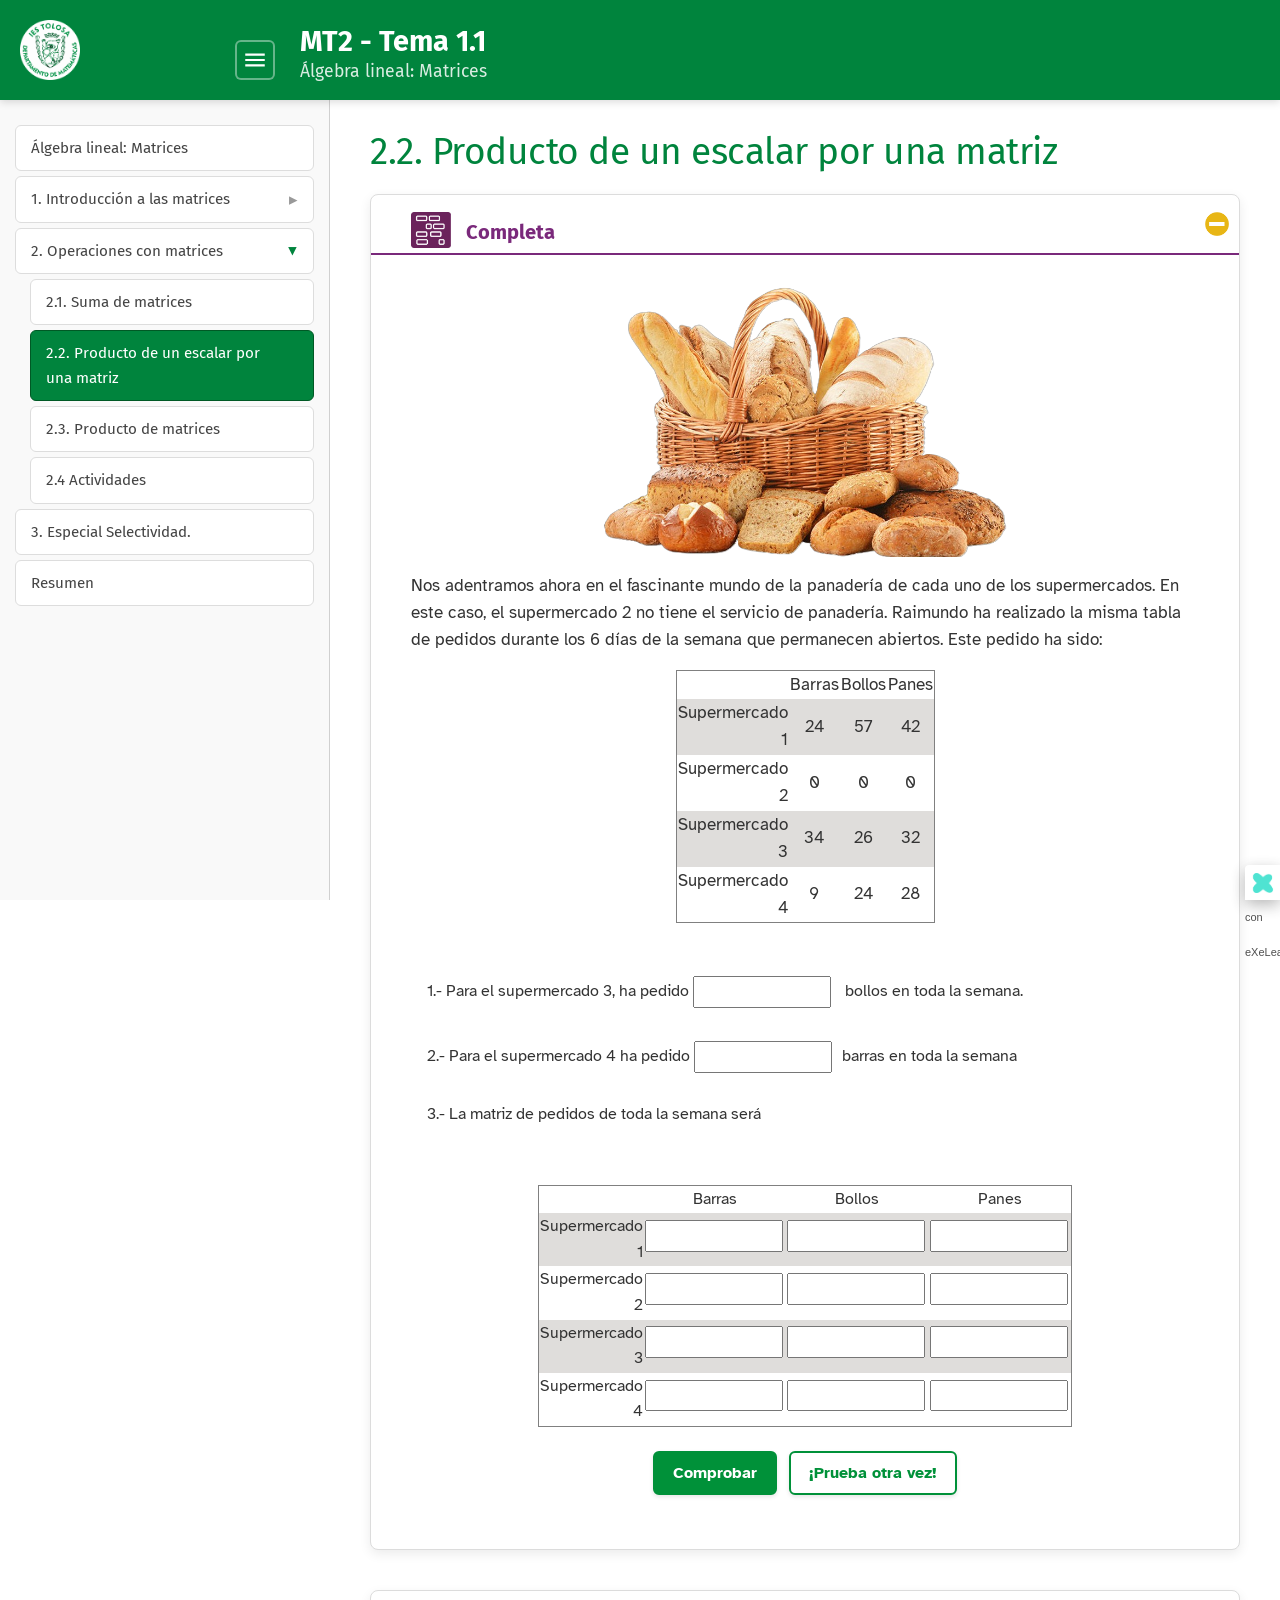
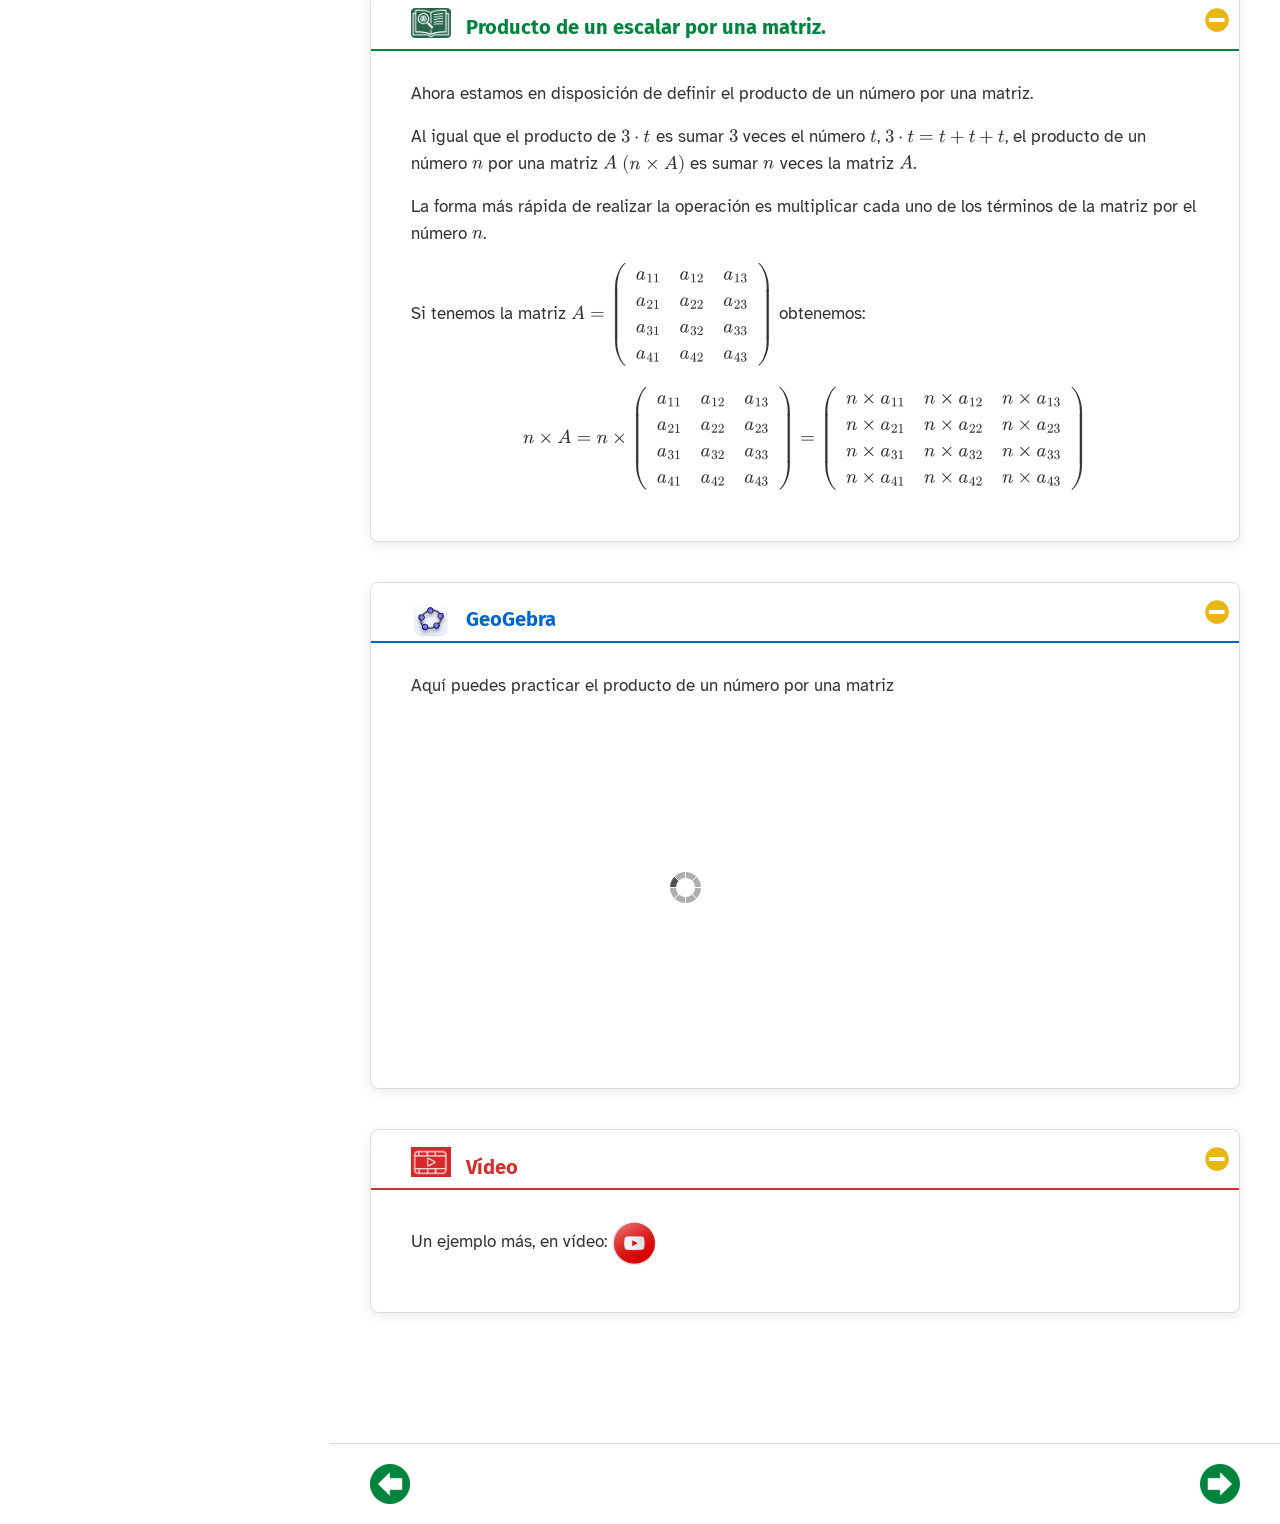
<file: html/22-producto-de-un-escalar-por-una-matriz.html>
<!DOCTYPE html>
<html lang="es" id="exe-page-mobbw63n-6kka6yxou">
<head>
<meta charset="utf-8">
<meta name="generator" content="eXeLearning v4.0.5">
<meta name="viewport" content="width=device-width, initial-scale=1">
<title>2.2. Producto de un escalar por una matriz | MT2 - Tema 1.1</title>
<link rel="icon" type="image/x-icon" href="../libs/favicon.ico">
<meta name="description" content="Curso 2º - Enseñanza Bachillerato
Nombre asignatura/materia: Matemáticas II">
<script>document.querySelector("html").classList.add("js");</script><script src="../libs/jquery/jquery.min.js"> </script><script src="../libs/common_i18n.js"> </script><script src="../libs/common.js"> </script><script src="../libs/exe_export.js"> </script><script src="../libs/bootstrap/bootstrap.bundle.min.js"> </script><link rel="stylesheet" href="../libs/bootstrap/bootstrap.min.css">
<script src="../idevices/complete/complete.js"></script><link rel="stylesheet" href="../idevices/complete/complete.css">
<script src="../idevices/text/text.js"></script><link rel="stylesheet" href="../idevices/text/text.css">
<script src="../idevices/geogebra-activity/geogebra-activity.js"></script><link rel="stylesheet" href="../idevices/geogebra-activity/geogebra-activity.css">
<script src="../libs/jquery-ui/jquery-ui.min.js"> </script>
<link rel="stylesheet" href="../content/css/base.css"><script src="../theme/style.js"> </script><script src="../theme/z-custom-effects.js"> </script><link rel="stylesheet" href="../theme/colores.css"><link rel="stylesheet" href="../theme/comic.css"><link rel="stylesheet" href="../theme/ejercicio.css"><link rel="stylesheet" href="../theme/libreta.css"><link rel="stylesheet" href="../theme/navegacion.css"><link rel="stylesheet" href="../theme/nota-azul.css"><link rel="stylesheet" href="../theme/retroalimentacion.css"><link rel="stylesheet" href="../theme/style.css">
<script src="../libs/exe_math/tex-mml-svg.js"> </script>
</head>
<body class="exe-export exe-web-site">
<script>document.body.className+=" js"</script>
<div class="exe-content exe-export pre-js siteNav-hidden"><a href="#page-mobbw63n-6kka6yxou" id="skipNav">Skip to content</a> <nav id="siteNav">
<ul>
<li> <a href="../index.html" class="main-node no-ch">Álgebra lineal: Matrices</a>
</li>
<li> <a href="../html/1-introduccion-a-las-matrices.html" class="daddy">1. Introducción a las matrices</a>
<ul class="other-section">
<li> <a href="../html/11-concepto-de-matriz.html" class="no-ch">1.1. Concepto de matriz</a>
</li>
<li> <a href="../html/12-tipos-de-matrices.html" class="no-ch">1.2. Tipos de matrices</a>
</li>
<li> <a href="../html/13-concepto-de-submatriz.html" class="no-ch">1.3. Concepto de submatriz</a>
</li>
</ul>
</li>
<li class="current-page-parent"> <a href="../html/2-operaciones-con-matrices.html" class="daddy">2. Operaciones con matrices</a>
<ul class="other-section">
<li> <a href="../html/21-suma-de-matrices.html" class="no-ch">2.1. Suma de matrices</a>
</li>
<li class="active"> <a href="../html/22-producto-de-un-escalar-por-una-matriz.html" class="active no-ch">2.2. Producto de un escalar por una matriz</a>
</li>
<li> <a href="../html/23-producto-de-matrices.html" class="no-ch">2.3. Producto de matrices</a>
</li>
<li> <a href="../html/24-actividades.html" class="no-ch">2.4 Actividades</a>
</li>
</ul>
</li>
<li> <a href="../html/3-especial-selectividad.html" class="no-ch">3. Especial Selectividad.</a>
</li>
<li> <a href="../html/resumen.html" class="no-ch">Resumen</a>
</li>
</ul>
</nav><main id="page-mobbw63n-6kka6yxou" class="page"> 
<header class="main-header">
<div class="package-header"><p class="package-title">MT2 - Tema 1.1</p>
<p class="package-subtitle">Álgebra lineal: Matrices</p></div>
<div class="page-header"><h1 class="page-title">2.2. Producto de un escalar por una matriz</h1></div>
</header><div id="page-content-page-mobbw63n-6kka6yxou" class="page-content">
<article id="block-1771975010358-xf3jpy2sh" class="box caja-morada sin-copa">
<header class="box-head">
<div class="box-icon exe-icon">
<img src="../theme/icons/icon_completa.png" alt="" style="display:block;object-fit:contain;">
</div>
<h1 class="box-title">Completa</h1>
<button class="box-toggle box-toggle-on" title="Toggle content">
<span>Toggle content</span>
</button></header>
<div class="box-content">
<div id="idevice-1771975010357-jq5fd8b41" class="idevice_node complete" data-idevice-path="../idevices/complete/" data-idevice-type="complete">
<div class="completa-IDevice"><div class="game-evaluation-ids js-hidden" data-id="idevice-1771975010357-jq5fd8b41" data-evaluationb="false" data-evaluationid="c20f0a08-fa47-4697-a719-021acc2f0fba"></div><div class="completa-feedback-game"></div><div class="completa-instructions"><p><span><img src="../content/resources/panes.PNG" width="408" height="272" alt="" style="display: block; margin-left: auto; margin-right: auto;" /></span></p>
<p><span>Nos adentramos ahora en el fascinante mundo de la panadería de cada uno de los supermercados. En este caso, el supermercado 2 no tiene el servicio de panadería. Raimundo ha realizado la misma tabla de pedidos durante los 6 días de la semana que permanecen abiertos. Este pedido ha sido:</span></p>
<table border="1" style="width: 30.8612%; margin-left: auto; margin-right: auto;">
<tbody>
<tr>
<td style="width: 37.4739%;"><br /></td>
<td style="width: 15%; text-align: center;">Barras</td>
<td style="width: 15%; text-align: center;">Bollos</td>
<td style="width: 15%; text-align: center;">Panes</td>
</tr>
<tr>
<td style="width: 37.4739%; text-align: right; background-color: #dfdddb;">Supermercado 1</td>
<td style="width: 15%; text-align: center; background-color: #dfdddb;">24</td>
<td style="width: 15%; text-align: center; background-color: #dfdddb;">57</td>
<td style="width: 15%; text-align: center; background-color: #dfdddb;">42</td>
</tr>
<tr>
<td style="width: 37.4739%; text-align: right;">Supermercado 2</td>
<td style="width: 15%; text-align: center;">0</td>
<td style="width: 15%; text-align: center;">0</td>
<td style="width: 15%; text-align: center;">0</td>
</tr>
<tr>
<td style="width: 37.4739%; text-align: right; background-color: #dfdddb;">Supermercado 3</td>
<td style="width: 15%; text-align: center; background-color: #dfdddb;">34</td>
<td style="width: 15%; text-align: center; background-color: #dfdddb;">26</td>
<td style="width: 15%; text-align: center; background-color: #dfdddb;">32</td>
</tr>
<tr>
<td style="width: 37.4739%; text-align: right;">Supermercado 4</td>
<td style="width: 15%; text-align: center;">9</td>
<td style="width: 15%; text-align: center;">24</td>
<td style="width: 15%; text-align: center;">28</td>
</tr>
</tbody>
</table>
<p><span></span><br /></p></div><div class="completa-DataGame js-hidden">%E9%B0%E6%EB%E2%F7%D5%F3%FF%F7%B0%A8%B0%D1%FD%FF%E2%FE%F7%E6%F3%B0%BE%B0%FB%FC%E1%E6%E0%E7%F1%E6%FB%FD%FC%E1%B0%A8%B0%AE%E2%AC%AE%E1%E2%F3%FC%AC%AE%FB%FF%F5%B2%E1%E0%F1%AF%CE%B0%F0%FE%FD%F0%A8%F3%E2%E2%A8%BD%BD%FE%FD%F1%F3%FE%FA%FD%E1%E6%BD%A5%AA%A1%F1%A7%A6%A1%A6%BF%A0%A0%F0%F4%BF%A6%F6%A6%F3%BF%F0%A3%A4%A3%BF%F0%AB%F1%F3%F1%F7%A6%F6%A6%A1%F3%A4%CE%B0%B2%E5%FB%F6%E6%FA%AF%CE%B0%A6%A2%AA%CE%B0%B2%FA%F7%FB%F5%FA%E6%AF%CE%B0%A0%A5%A0%CE%B0%B2%F3%FE%E6%AF%CE%B0%CE%B0%B2%E1%E6%EB%FE%F7%AF%CE%B0%F6%FB%E1%E2%FE%F3%EB%A8%B2%F0%FE%FD%F1%F9%A9%B2%FF%F3%E0%F5%FB%FC%BF%FE%F7%F4%E6%A8%B2%F3%E7%E6%FD%A9%B2%FF%F3%E0%F5%FB%FC%BF%E0%FB%F5%FA%E6%A8%B2%F3%E7%E6%FD%A9%CE%B0%B2%BD%AC%AE%BD%E1%E2%F3%FC%AC%AE%BD%E2%AC%CE%FC%AE%E2%AC%AE%E1%E2%F3%FC%AC%DC%FD%E1%B2%F3%F6%F7%FC%E6%E0%F3%FF%FD%E1%B2%F3%FA%FD%E0%F3%B2%F7%FC%B2%F7%FE%B2%F4%F3%E1%F1%FB%FC%F3%FC%E6%F7%B2%FF%E7%FC%F6%FD%B2%F6%F7%B2%FE%F3%B2%E2%F3%FC%F3%F6%F7%E0%7F%F3%B2%F6%F7%B2%F1%F3%F6%F3%B2%E7%FC%FD%B2%F6%F7%B2%FE%FD%E1%B2%E1%E7%E2%F7%E0%FF%F7%E0%F1%F3%F6%FD%E1%BC%B2%D7%FC%B2%F7%E1%E6%F7%B2%F1%F3%E1%FD%BE%B2%F7%FE%B2%E1%E7%E2%F7%E0%FF%F7%E0%F1%F3%F6%FD%B2%A0%B2%FC%FD%B2%E6%FB%F7%FC%F7%B2%F7%FE%B2%E1%F7%E0%E4%FB%F1%FB%FD%B2%F6%F7%B2%E2%F3%FC%F3%F6%F7%E0%7F%F3%BC%B2%C0%F3%FB%FF%E7%FC%F6%FD%B2%FA%F3%B2%E0%F7%F3%FE%FB%E8%F3%F6%FD%B2%FE%F3%B2%FF%FB%E1%FF%F3%B2%E6%F3%F0%FE%F3%B2%F6%F7%B2%E2%F7%F6%FB%F6%FD%E1%B2%F6%E7%E0%F3%FC%E6%F7%B2%FE%FD%E1%B2%A4%B2%F6%7F%F3%E1%B2%F6%F7%B2%FE%F3%B2%E1%F7%FF%F3%FC%F3%B2%E3%E7%F7%B2%E2%F7%E0%FF%F3%FC%F7%F1%F7%FC%B2%F3%F0%FB%F7%E0%E6%FD%E1%BC%B2%D7%E1%E6%F7%B2%E2%F7%F6%FB%F6%FD%B2%FA%F3%B2%E1%FB%F6%FD%A8%AE%BD%E1%E2%F3%FC%AC%AE%BD%E2%AC%CE%FC%AE%E6%F3%F0%FE%F7%B2%F0%FD%E0%F6%F7%E0%AF%CE%B0%A3%CE%B0%B2%E1%E6%EB%FE%F7%AF%CE%B0%E5%FB%F6%E6%FA%A8%B2%A1%A2%BC%AA%A4%A3%A0%B7%A9%B2%FF%F3%E0%F5%FB%FC%BF%FE%F7%F4%E6%A8%B2%F3%E7%E6%FD%A9%B2%FF%F3%E0%F5%FB%FC%BF%E0%FB%F5%FA%E6%A8%B2%F3%E7%E6%FD%A9%CE%B0%AC%CE%FC%AE%E6%F0%FD%F6%EB%AC%CE%FC%AE%E6%E0%AC%CE%FC%AE%E6%F6%B2%E1%E6%EB%FE%F7%AF%CE%B0%E5%FB%F6%E6%FA%A8%B2%A1%A5%BC%A6%A5%A1%AB%B7%A9%CE%B0%AC%AE%F0%E0%B2%BD%AC%AE%BD%E6%F6%AC%CE%FC%AE%E6%F6%B2%E1%E6%EB%FE%F7%AF%CE%B0%E5%FB%F6%E6%FA%A8%B2%A3%A7%B7%A9%B2%E6%F7%EA%E6%BF%F3%FE%FB%F5%FC%A8%B2%F1%F7%FC%E6%F7%E0%A9%CE%B0%AC%D0%F3%E0%E0%F3%E1%AE%BD%E6%F6%AC%CE%FC%AE%E6%F6%B2%E1%E6%EB%FE%F7%AF%CE%B0%E5%FB%F6%E6%FA%A8%B2%A3%A7%B7%A9%B2%E6%F7%EA%E6%BF%F3%FE%FB%F5%FC%A8%B2%F1%F7%FC%E6%F7%E0%A9%CE%B0%AC%D0%FD%FE%FE%FD%E1%AE%BD%E6%F6%AC%CE%FC%AE%E6%F6%B2%E1%E6%EB%FE%F7%AF%CE%B0%E5%FB%F6%E6%FA%A8%B2%A3%A7%B7%A9%B2%E6%F7%EA%E6%BF%F3%FE%FB%F5%FC%A8%B2%F1%F7%FC%E6%F7%E0%A9%CE%B0%AC%C2%F3%FC%F7%E1%AE%BD%E6%F6%AC%CE%FC%AE%BD%E6%E0%AC%CE%FC%AE%E6%E0%AC%CE%FC%AE%E6%F6%B2%E1%E6%EB%FE%F7%AF%CE%B0%E5%FB%F6%E6%FA%A8%B2%A1%A5%BC%A6%A5%A1%AB%B7%A9%B2%E6%F7%EA%E6%BF%F3%FE%FB%F5%FC%A8%B2%E0%FB%F5%FA%E6%A9%B2%F0%F3%F1%F9%F5%E0%FD%E7%FC%F6%BF%F1%FD%FE%FD%E0%A8%B2%B1%F6%F4%F6%F6%F6%F0%A9%CE%B0%AC%C1%E7%E2%F7%E0%FF%F7%E0%F1%F3%F6%FD%B2%A3%AE%BD%E6%F6%AC%CE%FC%AE%E6%F6%B2%E1%E6%EB%FE%F7%AF%CE%B0%E5%FB%F6%E6%FA%A8%B2%A3%A7%B7%A9%B2%E6%F7%EA%E6%BF%F3%FE%FB%F5%FC%A8%B2%F1%F7%FC%E6%F7%E0%A9%B2%F0%F3%F1%F9%F5%E0%FD%E7%FC%F6%BF%F1%FD%FE%FD%E0%A8%B2%B1%F6%F4%F6%F6%F6%F0%A9%CE%B0%AC%A0%A6%AE%BD%E6%F6%AC%CE%FC%AE%E6%F6%B2%E1%E6%EB%FE%F7%AF%CE%B0%E5%FB%F6%E6%FA%A8%B2%A3%A7%B7%A9%B2%E6%F7%EA%E6%BF%F3%FE%FB%F5%FC%A8%B2%F1%F7%FC%E6%F7%E0%A9%B2%F0%F3%F1%F9%F5%E0%FD%E7%FC%F6%BF%F1%FD%FE%FD%E0%A8%B2%B1%F6%F4%F6%F6%F6%F0%A9%CE%B0%AC%A7%A5%AE%BD%E6%F6%AC%CE%FC%AE%E6%F6%B2%E1%E6%EB%FE%F7%AF%CE%B0%E5%FB%F6%E6%FA%A8%B2%A3%A7%B7%A9%B2%E6%F7%EA%E6%BF%F3%FE%FB%F5%FC%A8%B2%F1%F7%FC%E6%F7%E0%A9%B2%F0%F3%F1%F9%F5%E0%FD%E7%FC%F6%BF%F1%FD%FE%FD%E0%A8%B2%B1%F6%F4%F6%F6%F6%F0%A9%CE%B0%AC%A6%A0%AE%BD%E6%F6%AC%CE%FC%AE%BD%E6%E0%AC%CE%FC%AE%E6%E0%AC%CE%FC%AE%E6%F6%B2%E1%E6%EB%FE%F7%AF%CE%B0%E5%FB%F6%E6%FA%A8%B2%A1%A5%BC%A6%A5%A1%AB%B7%A9%B2%E6%F7%EA%E6%BF%F3%FE%FB%F5%FC%A8%B2%E0%FB%F5%FA%E6%A9%CE%B0%AC%C1%E7%E2%F7%E0%FF%F7%E0%F1%F3%F6%FD%B2%A0%AE%BD%E6%F6%AC%CE%FC%AE%E6%F6%B2%E1%E6%EB%FE%F7%AF%CE%B0%E5%FB%F6%E6%FA%A8%B2%A3%A7%B7%A9%B2%E6%F7%EA%E6%BF%F3%FE%FB%F5%FC%A8%B2%F1%F7%FC%E6%F7%E0%A9%CE%B0%AC%A2%AE%BD%E6%F6%AC%CE%FC%AE%E6%F6%B2%E1%E6%EB%FE%F7%AF%CE%B0%E5%FB%F6%E6%FA%A8%B2%A3%A7%B7%A9%B2%E6%F7%EA%E6%BF%F3%FE%FB%F5%FC%A8%B2%F1%F7%FC%E6%F7%E0%A9%CE%B0%AC%A2%AE%BD%E6%F6%AC%CE%FC%AE%E6%F6%B2%E1%E6%EB%FE%F7%AF%CE%B0%E5%FB%F6%E6%FA%A8%B2%A3%A7%B7%A9%B2%E6%F7%EA%E6%BF%F3%FE%FB%F5%FC%A8%B2%F1%F7%FC%E6%F7%E0%A9%CE%B0%AC%A2%AE%BD%E6%F6%AC%CE%FC%AE%BD%E6%E0%AC%CE%FC%AE%E6%E0%AC%CE%FC%AE%E6%F6%B2%E1%E6%EB%FE%F7%AF%CE%B0%E5%FB%F6%E6%FA%A8%B2%A1%A5%BC%A6%A5%A1%AB%B7%A9%B2%E6%F7%EA%E6%BF%F3%FE%FB%F5%FC%A8%B2%E0%FB%F5%FA%E6%A9%B2%F0%F3%F1%F9%F5%E0%FD%E7%FC%F6%BF%F1%FD%FE%FD%E0%A8%B2%B1%F6%F4%F6%F6%F6%F0%A9%CE%B0%AC%C1%E7%E2%F7%E0%FF%F7%E0%F1%F3%F6%FD%B2%A1%AE%BD%E6%F6%AC%CE%FC%AE%E6%F6%B2%E1%E6%EB%FE%F7%AF%CE%B0%E5%FB%F6%E6%FA%A8%B2%A3%A7%B7%A9%B2%E6%F7%EA%E6%BF%F3%FE%FB%F5%FC%A8%B2%F1%F7%FC%E6%F7%E0%A9%B2%F0%F3%F1%F9%F5%E0%FD%E7%FC%F6%BF%F1%FD%FE%FD%E0%A8%B2%B1%F6%F4%F6%F6%F6%F0%A9%CE%B0%AC%A1%A6%AE%BD%E6%F6%AC%CE%FC%AE%E6%F6%B2%E1%E6%EB%FE%F7%AF%CE%B0%E5%FB%F6%E6%FA%A8%B2%A3%A7%B7%A9%B2%E6%F7%EA%E6%BF%F3%FE%FB%F5%FC%A8%B2%F1%F7%FC%E6%F7%E0%A9%B2%F0%F3%F1%F9%F5%E0%FD%E7%FC%F6%BF%F1%FD%FE%FD%E0%A8%B2%B1%F6%F4%F6%F6%F6%F0%A9%CE%B0%AC%A0%A4%AE%BD%E6%F6%AC%CE%FC%AE%E6%F6%B2%E1%E6%EB%FE%F7%AF%CE%B0%E5%FB%F6%E6%FA%A8%B2%A3%A7%B7%A9%B2%E6%F7%EA%E6%BF%F3%FE%FB%F5%FC%A8%B2%F1%F7%FC%E6%F7%E0%A9%B2%F0%F3%F1%F9%F5%E0%FD%E7%FC%F6%BF%F1%FD%FE%FD%E0%A8%B2%B1%F6%F4%F6%F6%F6%F0%A9%CE%B0%AC%A1%A0%AE%BD%E6%F6%AC%CE%FC%AE%BD%E6%E0%AC%CE%FC%AE%E6%E0%AC%CE%FC%AE%E6%F6%B2%E1%E6%EB%FE%F7%AF%CE%B0%E5%FB%F6%E6%FA%A8%B2%A1%A5%BC%A6%A5%A1%AB%B7%A9%B2%E6%F7%EA%E6%BF%F3%FE%FB%F5%FC%A8%B2%E0%FB%F5%FA%E6%A9%CE%B0%AC%C1%E7%E2%F7%E0%FF%F7%E0%F1%F3%F6%FD%B2%A6%AE%BD%E6%F6%AC%CE%FC%AE%E6%F6%B2%E1%E6%EB%FE%F7%AF%CE%B0%E5%FB%F6%E6%FA%A8%B2%A3%A7%B7%A9%B2%E6%F7%EA%E6%BF%F3%FE%FB%F5%FC%A8%B2%F1%F7%FC%E6%F7%E0%A9%CE%B0%AC%AB%AE%BD%E6%F6%AC%CE%FC%AE%E6%F6%B2%E1%E6%EB%FE%F7%AF%CE%B0%E5%FB%F6%E6%FA%A8%B2%A3%A7%B7%A9%B2%E6%F7%EA%E6%BF%F3%FE%FB%F5%FC%A8%B2%F1%F7%FC%E6%F7%E0%A9%CE%B0%AC%A0%A6%AE%BD%E6%F6%AC%CE%FC%AE%E6%F6%B2%E1%E6%EB%FE%F7%AF%CE%B0%E5%FB%F6%E6%FA%A8%B2%A3%A7%B7%A9%B2%E6%F7%EA%E6%BF%F3%FE%FB%F5%FC%A8%B2%F1%F7%FC%E6%F7%E0%A9%CE%B0%AC%A0%AA%AE%BD%E6%F6%AC%CE%FC%AE%BD%E6%E0%AC%CE%FC%AE%BD%E6%F0%FD%F6%EB%AC%CE%FC%AE%BD%E6%F3%F0%FE%F7%AC%CE%FC%AE%E2%AC%AE%E1%E2%F3%FC%AC%AE%BD%E1%E2%F3%FC%AC%AE%F0%E0%B2%BD%AC%AE%BD%E2%AC%B0%BE%B0%E6%F7%EA%E6%C6%F7%EA%E6%B0%A8%B0%B7%A1%D1%E2%B7%A1%D7%A3%BC%BF%B7%A0%A2%C2%F3%E0%F3%B7%A0%A2%F7%FE%B7%A0%A2%E1%E7%E2%F7%E0%FF%F7%E0%F1%F3%F6%FD%B7%A0%A2%A1%B7%A0%D1%B7%A0%A2%FA%F3%B7%A0%A2%E2%F7%F6%FB%F6%FD%B7%A0%A2%D2%D2%A3%A7%A4%D2%D2%B7%A0%A2%B7%D3%A2%B7%A0%A2%F0%FD%FE%FE%FD%E1%B7%A0%A2%F7%FC%B7%A0%A2%E6%FD%F6%F3%B7%A0%A2%FE%F3%B7%A0%A2%E1%F7%FF%F3%FC%F3%BC%B7%A1%D1%BD%E2%B7%A1%D7%B7%A2%D3%B7%A1%D1%E2%B7%A1%D7%A0%BC%BF%B7%A0%A2%C2%F3%E0%F3%B7%A0%A2%F7%FE%B7%A0%A2%E1%E7%E2%F7%E0%FF%F7%E0%F1%F3%F6%FD%B7%A0%A2%A6%B7%A0%A2%FA%F3%B7%A0%A2%E2%F7%F6%FB%F6%FD%B7%A0%A2%D2%D2%A0%AB%A6%D2%D2%B7%A0%A2%B7%D3%A2%F0%F3%E0%E0%F3%E1%B7%A0%A2%F7%FC%B7%A0%A2%E6%FD%F6%F3%B7%A0%A2%FE%F3%B7%A0%A2%E1%F7%FF%F3%FC%F3%B7%A1%D1%BD%E2%B7%A1%D7%B7%A2%D3%B7%A1%D1%E2%B7%A1%D7%A1%BC%BF%B7%A0%A2%DE%F3%B7%A0%A2%FF%F3%E6%E0%FB%E8%B7%A0%A2%F6%F7%B7%A0%A2%E2%F7%F6%FB%F6%FD%E1%B7%A0%A2%F6%F7%B7%A0%A2%E6%FD%F6%F3%B7%A0%A2%FE%F3%B7%A0%A2%E1%F7%FF%F3%FC%F3%B7%A0%A2%E1%F7%E0%B7%D7%A3%B7%A1%D1%BD%E2%B7%A1%D7%B7%A2%D3%B7%A1%D1%E2%B7%A1%D7%B7%A1%D1%F0%E0%B7%A0%A2%BD%B7%A1%D7%B7%A1%D1%BD%E2%B7%A1%D7%B7%A2%D3%B7%A1%D1%E6%F3%F0%FE%F7%B7%A0%A2%F0%FD%E0%F6%F7%E0%B7%A1%D6%B7%A0%A0%A3%B7%A0%A0%B7%A0%A2%FA%F7%FB%F5%FA%E6%B7%A1%D6%B7%A0%A0%A3%A4%AA%B7%A0%A0%B7%A0%A2%E1%E6%EB%FE%F7%B7%A1%D6%B7%A0%A0%E5%FB%F6%E6%FA%B7%A1%D3%B7%A0%A2%A7%A2%B7%A0%A7%B7%A1%D0%B7%A0%A2%FA%F7%FB%F5%FA%E6%B7%A1%D3%B7%A0%A2%A3%A4%AA%E2%EA%B7%A1%D0%B7%A0%A2%FF%F3%E0%F5%FB%FC%BF%FE%F7%F4%E6%B7%A1%D3%B7%A0%A2%F3%E7%E6%FD%B7%A1%D0%B7%A0%A2%FF%F3%E0%F5%FB%FC%BF%E0%FB%F5%FA%E6%B7%A1%D3%B7%A0%A2%F3%E7%E6%FD%B7%A1%D0%B7%A0%A0%B7%A1%D7%B7%A2%D3%B7%A1%D1%E6%F0%FD%F6%EB%B7%A1%D7%B7%A2%D3%B7%A1%D1%E6%E0%B7%A1%D7%B7%A2%D3%B7%A1%D1%E6%F6%B7%A0%A2%E1%E6%EB%FE%F7%B7%A1%D6%B7%A0%A0%E5%FB%F6%E6%FA%B7%A1%D3%B7%A0%A2%A6%A1%BC%A1%A5%A2%AA%B7%A0%A7%B7%A1%D0%B7%A0%A0%B7%A1%D7%B7%A1%D1%F0%E0%B7%A0%A2%BD%B7%A1%D7%B7%A1%D1%BD%E6%F6%B7%A1%D7%B7%A2%D3%B7%A1%D1%E6%F6%B7%A0%A2%E1%E6%EB%FE%F7%B7%A1%D6%B7%A0%A0%E5%FB%F6%E6%FA%B7%A1%D3%B7%A0%A2%A3%A0%BC%AB%A4%A7%AB%B7%A0%A7%B7%A1%D0%B7%A0%A2%E6%F7%EA%E6%BF%F3%FE%FB%F5%FC%B7%A1%D3%B7%A0%A2%F1%F7%FC%E6%F7%E0%B7%A1%D0%B7%A0%A0%B7%A1%D7%D0%F3%E0%E0%F3%E1%B7%A1%D1%BD%E6%F6%B7%A1%D7%B7%A2%D3%B7%A1%D1%E6%F6%B7%A0%A2%E1%E6%EB%FE%F7%B7%A1%D6%B7%A0%A0%E5%FB%F6%E6%FA%B7%A1%D3%B7%A0%A2%A0%A1%BC%A1%A7%AB%A3%B7%A0%A7%B7%A1%D0%B7%A0%A2%E6%F7%EA%E6%BF%F3%FE%FB%F5%FC%B7%A1%D3%B7%A0%A2%F1%F7%FC%E6%F7%E0%B7%A1%D0%B7%A0%A0%B7%A1%D7%D0%FD%FE%FE%FD%E1%B7%A1%D1%BD%E6%F6%B7%A1%D7%B7%A2%D3%B7%A1%D1%E6%F6%B7%A0%A2%E1%E6%EB%FE%F7%B7%A1%D6%B7%A0%A0%E5%FB%F6%E6%FA%B7%A1%D3%B7%A0%A2%A0%A2%BC%A6%A3%A6%A5%B7%A0%A7%B7%A1%D0%B7%A0%A2%E6%F7%EA%E6%BF%F3%FE%FB%F5%FC%B7%A1%D3%B7%A0%A2%F1%F7%FC%E6%F7%E0%B7%A1%D0%B7%A0%A0%B7%A1%D7%C2%F3%FC%F7%E1%B7%A1%D1%BD%E6%F6%B7%A1%D7%B7%A2%D3%B7%A1%D1%BD%E6%E0%B7%A1%D7%B7%A2%D3%B7%A1%D1%E6%E0%B7%A1%D7%B7%A2%D3%B7%A1%D1%E6%F6%B7%A0%A2%E1%E6%EB%FE%F7%B7%A1%D6%B7%A0%A0%E5%FB%F6%E6%FA%B7%A1%D3%B7%A0%A2%A6%A1%BC%A1%A5%A2%AA%B7%A0%A7%B7%A1%D0%B7%A0%A2%E6%F7%EA%E6%BF%F3%FE%FB%F5%FC%B7%A1%D3%B7%A0%A2%E0%FB%F5%FA%E6%B7%A1%D0%B7%A0%A2%F0%F3%F1%F9%F5%E0%FD%E7%FC%F6%BF%F1%FD%FE%FD%E0%B7%A1%D3%B7%A0%A2%B7%A0%A1%F6%F4%F6%F6%F6%F0%B7%A1%D0%B7%A0%A0%B7%A1%D7%C1%E7%E2%F7%E0%FF%F7%E0%F1%F3%F6%FD%B7%A0%A2%A3%B7%A1%D1%BD%E6%F6%B7%A1%D7%B7%A2%D3%B7%A1%D1%E6%F6%B7%A0%A2%E1%E6%EB%FE%F7%B7%A1%D6%B7%A0%A0%E5%FB%F6%E6%FA%B7%A1%D3%B7%A0%A2%A3%A0%BC%AB%A4%A7%AB%B7%A0%A7%B7%A1%D0%B7%A0%A2%E6%F7%EA%E6%BF%F3%FE%FB%F5%FC%B7%A1%D3%B7%A0%A2%F1%F7%FC%E6%F7%E0%B7%A1%D0%B7%A0%A2%F0%F3%F1%F9%F5%E0%FD%E7%FC%F6%BF%F1%FD%FE%FD%E0%B7%A1%D3%B7%A0%A2%B7%A0%A1%F6%F4%F6%F6%F6%F0%B7%A1%D0%B7%A0%A0%B7%A1%D7%D2%D2%A3%A6%A6%D2%D2%B7%A1%D1%BD%E6%F6%B7%A1%D7%B7%A2%D3%B7%A1%D1%E6%F6%B7%A0%A2%E1%E6%EB%FE%F7%B7%A1%D6%B7%A0%A0%E5%FB%F6%E6%FA%B7%A1%D3%B7%A0%A2%A0%A1%BC%A1%A7%AB%A3%B7%A0%A7%B7%A1%D0%B7%A0%A2%E6%F7%EA%E6%BF%F3%FE%FB%F5%FC%B7%A1%D3%B7%A0%A2%F1%F7%FC%E6%F7%E0%B7%A1%D0%B7%A0%A2%F0%F3%F1%F9%F5%E0%FD%E7%FC%F6%BF%F1%FD%FE%FD%E0%B7%A1%D3%B7%A0%A2%B7%A0%A1%F6%F4%F6%F6%F6%F0%B7%A1%D0%B7%A0%A0%B7%A1%D7%D2%D2%A1%A6%A0%D2%D2%B7%A1%D1%BD%E6%F6%B7%A1%D7%B7%A2%D3%B7%A1%D1%E6%F6%B7%A0%A2%E1%E6%EB%FE%F7%B7%A1%D6%B7%A0%A0%E5%FB%F6%E6%FA%B7%A1%D3%B7%A0%A2%A0%A2%BC%A6%A3%A6%A5%B7%A0%A7%B7%A1%D0%B7%A0%A2%E6%F7%EA%E6%BF%F3%FE%FB%F5%FC%B7%A1%D3%B7%A0%A2%F1%F7%FC%E6%F7%E0%B7%A1%D0%B7%A0%A2%F0%F3%F1%F9%F5%E0%FD%E7%FC%F6%BF%F1%FD%FE%FD%E0%B7%A1%D3%B7%A0%A2%B7%A0%A1%F6%F4%F6%F6%F6%F0%B7%A1%D0%B7%A0%A0%B7%A1%D7%D2%D2%A0%A7%A0%D2%D2%B7%A1%D1%BD%E6%F6%B7%A1%D7%B7%A2%D3%B7%A1%D1%BD%E6%E0%B7%A1%D7%B7%A2%D3%B7%A1%D1%E6%E0%B7%A1%D7%B7%A2%D3%B7%A1%D1%E6%F6%B7%A0%A2%E1%E6%EB%FE%F7%B7%A1%D6%B7%A0%A0%E5%FB%F6%E6%FA%B7%A1%D3%B7%A0%A2%A6%A1%BC%A1%A5%A2%AA%B7%A0%A7%B7%A1%D0%B7%A0%A2%E6%F7%EA%E6%BF%F3%FE%FB%F5%FC%B7%A1%D3%B7%A0%A2%E0%FB%F5%FA%E6%B7%A1%D0%B7%A0%A0%B7%A1%D7%C1%E7%E2%F7%E0%FF%F7%E0%F1%F3%F6%FD%B7%A0%A2%A0%B7%A1%D1%BD%E6%F6%B7%A1%D7%B7%A2%D3%B7%A1%D1%E6%F6%B7%A0%A2%E1%E6%EB%FE%F7%B7%A1%D6%B7%A0%A0%E5%FB%F6%E6%FA%B7%A1%D3%B7%A0%A2%A3%A0%BC%AB%A4%A7%AB%B7%A0%A7%B7%A1%D0%B7%A0%A2%E6%F7%EA%E6%BF%F3%FE%FB%F5%FC%B7%A1%D3%B7%A0%A2%F1%F7%FC%E6%F7%E0%B7%A1%D0%B7%A0%A0%B7%A1%D7%D2%D2%A2%D2%D2%B7%A1%D1%BD%E6%F6%B7%A1%D7%B7%A2%D3%B7%A1%D1%E6%F6%B7%A0%A2%E1%E6%EB%FE%F7%B7%A1%D6%B7%A0%A0%E5%FB%F6%E6%FA%B7%A1%D3%B7%A0%A2%A0%A1%BC%A1%A7%AB%A3%B7%A0%A7%B7%A1%D0%B7%A0%A2%E6%F7%EA%E6%BF%F3%FE%FB%F5%FC%B7%A1%D3%B7%A0%A2%F1%F7%FC%E6%F7%E0%B7%A1%D0%B7%A0%A0%B7%A1%D7%D2%D2%A2%D2%D2%B7%A1%D1%BD%E6%F6%B7%A1%D7%B7%A2%D3%B7%A1%D1%E6%F6%B7%A0%A2%E1%E6%EB%FE%F7%B7%A1%D6%B7%A0%A0%E5%FB%F6%E6%FA%B7%A1%D3%B7%A0%A2%A0%A2%BC%A6%A3%A6%A5%B7%A0%A7%B7%A1%D0%B7%A0%A2%E6%F7%EA%E6%BF%F3%FE%FB%F5%FC%B7%A1%D3%B7%A0%A2%F1%F7%FC%E6%F7%E0%B7%A1%D0%B7%A0%A0%B7%A1%D7%D2%D2%A2%D2%D2%B7%A1%D1%BD%E6%F6%B7%A1%D7%B7%A2%D3%B7%A1%D1%BD%E6%E0%B7%A1%D7%B7%A2%D3%B7%A1%D1%E6%E0%B7%A1%D7%B7%A2%D3%B7%A1%D1%E6%F6%B7%A0%A2%E1%E6%EB%FE%F7%B7%A1%D6%B7%A0%A0%E5%FB%F6%E6%FA%B7%A1%D3%B7%A0%A2%A6%A1%BC%A1%A5%A2%AA%B7%A0%A7%B7%A1%D0%B7%A0%A2%E6%F7%EA%E6%BF%F3%FE%FB%F5%FC%B7%A1%D3%B7%A0%A2%E0%FB%F5%FA%E6%B7%A1%D0%B7%A0%A2%F0%F3%F1%F9%F5%E0%FD%E7%FC%F6%BF%F1%FD%FE%FD%E0%B7%A1%D3%B7%A0%A2%B7%A0%A1%F6%F4%F6%F6%F6%F0%B7%A1%D0%B7%A0%A0%B7%A1%D7%C1%E7%E2%F7%E0%FF%F7%E0%F1%F3%F6%FD%B7%A0%A2%A1%B7%A1%D1%BD%E6%F6%B7%A1%D7%B7%A2%D3%B7%A1%D1%E6%F6%B7%A0%A2%E1%E6%EB%FE%F7%B7%A1%D6%B7%A0%A0%E5%FB%F6%E6%FA%B7%A1%D3%B7%A0%A2%A3%A0%BC%AB%A4%A7%AB%B7%A0%A7%B7%A1%D0%B7%A0%A2%E6%F7%EA%E6%BF%F3%FE%FB%F5%FC%B7%A1%D3%B7%A0%A2%F1%F7%FC%E6%F7%E0%B7%A1%D0%B7%A0%A2%F0%F3%F1%F9%F5%E0%FD%E7%FC%F6%BF%F1%FD%FE%FD%E0%B7%A1%D3%B7%A0%A2%B7%A0%A1%F6%F4%F6%F6%F6%F0%B7%A1%D0%B7%A0%A0%B7%A1%D7%D2%D2%A0%A2%A6%D2%D2%B7%A1%D1%BD%E6%F6%B7%A1%D7%B7%A2%D3%B7%A1%D1%E6%F6%B7%A0%A2%E1%E6%EB%FE%F7%B7%A1%D6%B7%A0%A0%E5%FB%F6%E6%FA%B7%A1%D3%B7%A0%A2%A0%A1%BC%A1%A7%AB%A3%B7%A0%A7%B7%A1%D0%B7%A0%A2%E6%F7%EA%E6%BF%F3%FE%FB%F5%FC%B7%A1%D3%B7%A0%A2%F1%F7%FC%E6%F7%E0%B7%A1%D0%B7%A0%A2%F0%F3%F1%F9%F5%E0%FD%E7%FC%F6%BF%F1%FD%FE%FD%E0%B7%A1%D3%B7%A0%A2%B7%A0%A1%F6%F4%F6%F6%F6%F0%B7%A1%D0%B7%A0%A0%B7%A1%D7%D2%D2%A3%A7%A4%D2%D2%B7%A1%D1%BD%E6%F6%B7%A1%D7%B7%A2%D3%B7%A1%D1%E6%F6%B7%A0%A2%E1%E6%EB%FE%F7%B7%A1%D6%B7%A0%A0%E5%FB%F6%E6%FA%B7%A1%D3%B7%A0%A2%A0%A2%BC%A6%A3%A6%A5%B7%A0%A7%B7%A1%D0%B7%A0%A2%E6%F7%EA%E6%BF%F3%FE%FB%F5%FC%B7%A1%D3%B7%A0%A2%F1%F7%FC%E6%F7%E0%B7%A1%D0%B7%A0%A2%F0%F3%F1%F9%F5%E0%FD%E7%FC%F6%BF%F1%FD%FE%FD%E0%B7%A1%D3%B7%A0%A2%B7%A0%A1%F6%F4%F6%F6%F6%F0%B7%A1%D0%B7%A0%A0%B7%A1%D7%D2%D2%A3%AB%A0%D2%D2%B7%A1%D1%BD%E6%F6%B7%A1%D7%B7%A2%D3%B7%A1%D1%BD%E6%E0%B7%A1%D7%B7%A2%D3%B7%A1%D1%E6%E0%B7%A1%D7%B7%A2%D3%B7%A1%D1%E6%F6%B7%A0%A2%E1%E6%EB%FE%F7%B7%A1%D6%B7%A0%A0%E5%FB%F6%E6%FA%B7%A1%D3%B7%A0%A2%A6%A1%BC%A1%A5%A2%AA%B7%A0%A7%B7%A1%D0%B7%A0%A2%E6%F7%EA%E6%BF%F3%FE%FB%F5%FC%B7%A1%D3%B7%A0%A2%E0%FB%F5%FA%E6%B7%A1%D0%B7%A0%A0%B7%A1%D7%C1%E7%E2%F7%E0%FF%F7%E0%F1%F3%F6%FD%B7%A0%A2%A6%B7%A1%D1%BD%E6%F6%B7%A1%D7%B7%A2%D3%B7%A1%D1%E6%F6%B7%A0%A2%E1%E6%EB%FE%F7%B7%A1%D6%B7%A0%A0%E5%FB%F6%E6%FA%B7%A1%D3%B7%A0%A2%A3%A0%BC%AB%A4%A7%AB%B7%A0%A7%B7%A1%D0%B7%A0%A2%E6%F7%EA%E6%BF%F3%FE%FB%F5%FC%B7%A1%D3%B7%A0%A2%F1%F7%FC%E6%F7%E0%B7%A1%D0%B7%A0%A0%B7%A1%D7%D2%D2%A0%AB%A6%D2%D2%B7%A1%D1%BD%E6%F6%B7%A1%D7%B7%A2%D3%B7%A1%D1%E6%F6%B7%A0%A2%E1%E6%EB%FE%F7%B7%A1%D6%B7%A0%A0%E5%FB%F6%E6%FA%B7%A1%D3%B7%A0%A2%A0%A1%BC%A1%A7%AB%A3%B7%A0%A7%B7%A1%D0%B7%A0%A2%E6%F7%EA%E6%BF%F3%FE%FB%F5%FC%B7%A1%D3%B7%A0%A2%F1%F7%FC%E6%F7%E0%B7%A1%D0%B7%A0%A0%B7%A1%D7%D2%D2%A3%A6%A6%D2%D2%B7%A1%D1%BD%E6%F6%B7%A1%D7%B7%A2%D3%B7%A1%D1%E6%F6%B7%A0%A2%E1%E6%EB%FE%F7%B7%A1%D6%B7%A0%A0%E5%FB%F6%E6%FA%B7%A1%D3%B7%A0%A2%A0%A2%BC%A6%A3%A6%A5%B7%A0%A7%B7%A1%D0%B7%A0%A2%E6%F7%EA%E6%BF%F3%FE%FB%F5%FC%B7%A1%D3%B7%A0%A2%F1%F7%FC%E6%F7%E0%B7%A1%D0%B7%A0%A0%B7%A1%D7%D2%D2%A3%A4%AA%D2%D2%B7%A1%D1%BD%E6%F6%B7%A1%D7%B7%A2%D3%B7%A1%D1%BD%E6%E0%B7%A1%D7%B7%A2%D3%B7%A1%D1%BD%E6%F0%FD%F6%EB%B7%A1%D7%B7%A2%D3%B7%A1%D1%BD%E6%F3%F0%FE%F7%B7%A1%D7%B0%BE%B0%E1%FA%FD%E5%DF%FB%FC%FB%FF%FB%E8%F7%B0%A8%F4%F3%FE%E1%F7%BE%B0%FB%E6%FB%FC%F7%E0%F3%E0%EB%B0%A8%E9%B0%E1%FA%FD%E5%D1%FE%E7%F7%B0%A8%F4%F3%FE%E1%F7%BE%B0%F1%FE%E7%F7%D5%F3%FF%F7%B0%A8%B0%B0%BE%B0%E2%F7%E0%F1%F7%FC%E6%F3%F5%F7%D1%FE%E7%F7%B0%A8%A6%A2%BE%B0%E1%FA%FD%E5%D1%FD%F6%F7%D3%F1%F1%F7%E1%E1%B0%A8%F4%F3%FE%E1%F7%BE%B0%F1%FD%F6%F7%D3%F1%F1%F7%E1%E1%B0%A8%B0%B0%BE%B0%FF%F7%E1%E1%F3%F5%F7%D1%FD%F6%F7%D3%F1%F1%F7%E1%E1%B0%A8%B0%B0%EF%BE%B0%F1%F3%E1%F7%C1%F7%FC%E1%FB%E6%FB%E4%F7%B0%A8%F4%F3%FE%E1%F7%BE%B0%FB%E1%C1%F1%FD%E0%FF%B0%A8%A2%BE%B0%E6%F7%EA%E6%D0%E7%E6%E6%FD%FC%C1%F1%FD%E0%FF%B0%A8%B0%D5%E7%F3%E0%F6%F3%E0%B2%FE%F3%B2%E2%E7%FC%E6%E7%F3%F1%FBa%FC%B0%BE%B0%E0%F7%E2%F7%F3%E6%D3%F1%E6%FB%E4%FB%E6%EB%B0%A8%E6%E0%E7%F7%BE%B0%E5%F7%FB%F5%FA%E6%F7%F6%B0%A8%A3%A2%A2%BE%B0%E6%F7%EA%E6%D4%F7%F7%F6%D0%F3%F1%F9%B0%A8%B0%B0%BE%B0%E6%F7%EA%E6%D3%F4%E6%F7%E0%B0%A8%B0%B0%BE%B0%F4%F7%F7%F6%D0%F3%F1%F9%B0%A8%F4%F3%FE%E1%F7%BE%B0%E2%F7%E0%F1%F7%FC%E6%F3%F8%F7%D4%D0%B0%A8%A3%A2%A2%BE%B0%E4%F7%E0%E1%FB%FD%FC%B0%A8%A3%BE%B0%F7%E1%E6%E0%FB%F1%E6%D1%FA%F7%F1%F9%B0%A8%F4%F3%FE%E1%F7%BE%B0%E5%FD%E0%F6%E1%C1%FB%E8%F7%B0%A8%F4%F3%FE%E1%F7%BE%B0%E6%FB%FF%F7%B0%A8%A2%BE%B0%E6%EB%E2%F7%B0%A8%A2%BE%B0%E5%FD%E0%F6%E1%D7%E0%E0%FD%E0%E1%B0%A8%B0%B0%BE%B0%F3%E6%E6%F7%FF%E2%E1%DC%E7%FF%F0%F7%E0%B0%A8%A3%BE%B0%E2%F7%E0%F1%F7%FC%E6%F3%F8%F7%D7%E0%E0%FD%E0%B0%A8%A0%A2%BE%B0%E1%FA%FD%E5%C1%FD%FE%E7%E6%FB%FD%FC%B0%A8%F4%F3%FE%E1%F7%BE%B0%E5%FD%E0%F6%E1%DE%FB%FF%FB%E6%B0%A8%F4%F3%FE%E1%F7%BE%B0%F7%E4%F3%FE%E7%F3%E6%FB%FD%FC%B0%A8%F4%F3%FE%E1%F7%BE%B0%F7%E4%F3%FE%E7%F3%E6%FB%FD%FC%DB%D6%B0%A8%B0%F1%A0%A2%F4%A2%F3%A2%AA%BF%F4%F3%A6%A5%BF%A6%A4%AB%A5%BF%F3%A5%A3%AB%BF%A2%A0%A3%F3%F1%F1%A0%F4%A2%F4%F0%F3%B0%BE%B0%FA%F3%E1%D0%F3%F1%F9%B0%A8%F4%F3%FE%E1%F7%BE%B0%E7%E0%FE%D0%F3%F1%F9%B0%A8%B0%B0%BE%B0%F3%E7%E6%FA%FD%E0%D0%F3%F1%F9%DB%FF%F3%F5%F7%B0%A8%B0%B0%BE%B0%F4%FD%FC%E6%D1%FD%FE%FD%E0%B0%A8%B0%B1%A2%A2%A2%A2%A2%A2%B0%BE%B0%FB%F6%B0%A8%B0%FB%F6%F7%E4%FB%F1%F7%BF%A3%A5%A5%A3%AB%A5%A7%A2%A3%A2%A1%A7%A5%BF%F8%E3%A7%F4%F6%AA%F0%A6%A3%B0%BE%B0%FF%E1%F5%E1%B0%A8%E9%B0%FF%E1%F5%C0%F7%E2%FE%EB%B0%A8%B0%C0%F7%E1%E2%FD%FC%F6%F7%E0%B0%BE%B0%FF%E1%F5%D7%FC%E6%F7%E0%D1%FD%F6%F7%B0%A8%B0%DB%FC%E6%E0%FD%F6%E7%E8%F1%F3%B2%F7%FE%B2%F1a%F6%FB%F5%FD%B2%F6%F7%B2%F3%F1%F1%F7%E1%FD%B0%BE%B0%FF%E1%F5%D7%E0%E0%FD%E0%D1%FD%F6%F7%B0%A8%B0%D7%FE%B2%F1a%F6%FB%F5%FD%B2%F6%F7%B2%F3%F1%F1%F7%E1%FD%B2%FC%FD%B2%F7%E1%B2%F1%FD%E0%E0%F7%F1%E6%FD%B0%BE%B0%FF%E1%F5%D5%F3%FF%F7%DD%E4%F7%E0%B0%A8%B03%D4%FB%FC%B2%F6%F7%B2%FE%F3%B2%E2%F3%E0%E6%FB%F6%F3%B3%B0%BE%B0%FF%E1%F5%D1%FE%E7%F7%B0%A8%B03%D5%F7%FC%FB%F3%FE%B3%B2%DE%F3%B2%E2%FB%E1%E6%F3%B2%F7%E1%A8%B0%BE%B0%FF%E1%F5%D1%FD%F6%F7%D3%F1%F1%F7%E1%E1%B0%A8%B0%D1a%F6%FB%F5%FD%B2%F6%F7%B2%F3%F1%F1%F7%E1%FD%B0%BE%B0%FF%E1%F5%C2%FE%F3%EB%C1%E6%F3%E0%E6%B0%A8%B0%C2%E7%FE%E1%F7%B2%F3%E3%E7%7F%B2%E2%F3%E0%F3%B2%F8%E7%F5%F3%E0%B0%BE%B0%FF%E1%F5%D7%E0%E0%FD%E0%E1%B0%A8%B0%D7%E0%E0%FD%E0%F7%E1%B0%BE%B0%FF%E1%F5%DA%FB%E6%E1%B0%A8%B0%D3%F1%FB%F7%E0%E6%FD%E1%B0%BE%B0%FF%E1%F5%C1%F1%FD%E0%F7%B0%A8%B0%C2%E7%FC%E6%E7%F3%F1%FBa%FC%B0%BE%B0%FF%E1%F5%C5%F7%FB%F5%FA%E6%B0%A8%B0%C2%F7%E1%FD%B0%BE%B0%FF%E1%F5%DF%FB%FC%FB%FF%FB%E8%F7%B0%A8%B0%DF%FB%FC%FB%FF%FB%E8%F3%E0%B0%BE%B0%FF%E1%F5%DF%F3%EA%FB%FF%FB%E8%F7%B0%A8%B0%DF%F3%EA%FB%FF%FB%E8%F3%E0%B0%BE%B0%FF%E1%F5%C6%FB%FF%F7%B0%A8%B0%DE%7F%FF%FB%E6%F7%B2%F6%F7%B2%E6%FB%F7%FF%E2%FD%B2%BA%FF%FF%A8%E1%E1%BB%B0%BE%B0%FF%E1%F5%DE%FB%E4%F7%B0%A8%B0%C4%FB%F6%F3%B0%BE%B0%FF%E1%F5%D4%E7%FE%FE%C1%F1%E0%F7%F7%FC%B0%A8%B0%C2%F3%FC%E6%F3%FE%FE%F3%B2%D1%FD%FF%E2%FE%F7%E6%F3%B0%BE%B0%FF%E1%F5%D7%EA%FB%E6%D4%E7%FE%FE%C1%F1%E0%F7%F7%FC%B0%A8%B0%C1%F3%FE%FB%E0%B2%F6%F7%FE%B2%FF%FD%F6%FD%B2%E2%F3%FC%E6%F3%FE%FE%F3%B2%F1%FD%FF%E2%FE%F7%E6%F3%B0%BE%B0%FF%E1%F5%DC%E7%FF%C3%E7%F7%E1%E6%FB%FD%FC%E1%B0%A8%B0%DCh%FF%F7%E0%FD%B2%F6%F7%B2%E2%E0%F7%F5%E7%FC%E6%F3%E1%B0%BE%B0%FF%E1%F5%C1%E7%F1%F1%F7%E1%E1%F7%E1%B0%A8%B03%D1%FD%E0%E0%F7%F1%E6%FD%B3%B2%EE%B23%D7%EA%F1%F7%FE%F7%FC%E6%F7%B3%B2%EE%B23%D5%F7%FC%FB%F3%FE%B3%B2%EE%B23%DF%E7%EB%B2%F0%FB%F7%FC%B3%B2%EE%B23%C2%F7%E0%F4%F7%F1%E6%FD%B3%B0%BE%B0%FF%E1%F5%D4%F3%FB%FE%E7%E0%F7%E1%B0%A8%B03%DC%FD%B2%F7%E0%F3%B2%F7%E1%FD%B3%B2%EE%B23%DB%FC%F1%FD%E0%E0%F7%F1%E6%FD%B3%B2%EE%B23%DC%FD%B2%F7%E1%B2%F1%FD%E0%E0%F7%F1%E6%FD%B3%B2%EE%B23%DE%FD%B2%E1%F7%FC%E6%FB%FF%FD%E1%B3%B2%EE%B23%D7%E0%E0%FD%E0%B3%B0%BE%B0%FF%E1%F5%C6%E0%EB%D3%F5%F3%FB%FC%B0%A8%B0%DC%F7%F1%F7%E1%FB%E6%F3%E1%B2%F3%FE%B2%FF%F7%FC%FD%E1%B2%B7%E1%B7%B2%F6%F7%B2%E0%F7%E1%E2%E7%F7%E1%E6%F3%E1%B2%F1%FD%E0%E0%F7%F1%E6%F3%E1%B2%E2%F3%E0%F3%B2%FD%F0%E6%F7%FC%F7%E0%B2%FE%F3%B2%FB%FC%F4%FD%E0%FF%F3%F1%FBa%FC%BC%B2%DB%FC%E6%7B%FC%E6%F3%FE%FD%B2%F6%F7%B2%FC%E7%F7%E4%FD%BC%B0%BE%B0%FF%E1%F5%D7%FC%F6%D5%F3%FF%F7%C1%F1%FD%E0%F7%B0%A8%B0%D3%FC%E6%F7%E1%B2%F6%F7%B2%F5%E7%F3%E0%F6%F3%E0%B2%FE%F3%B2%E2%E7%FC%E6%E7%F3%F1%FBa%FC%B2%F1%FD%FF%FB%F7%FC%F1%F7%B2%FE%F3%B2%E2%F3%E0%E6%FB%F6%F3%BC%B0%BE%B0%FF%E1%F5%C1%F1%FD%E0%F7%C1%F1%FD%E0%FF%B0%A8%B0%DE%F3%B2%E2%E7%FC%E6%E7%F3%F1%FBa%FC%B2%FC%FD%B2%E1%F7%B2%E2%E7%F7%F6%F7%B2%F5%E7%F3%E0%F6%F3%E0%B2%E2%FD%E0%E3%E7%F7%B2%F7%E1%E6%F3%B2%E2s%F5%FB%FC%F3%B2%FC%FD%B2%F4%FD%E0%FF%F3%B2%E2%F3%E0%E6%F7%B2%B2%F6%F7%B2%E7%FC%B2%E2%F3%E3%E7%F7%E6%F7%B2%C1%D1%DD%C0%DF%BC%B0%BE%B0%FF%E1%F5%D3%FC%E1%E5%F7%E0%B0%A8%B0%C0%F7%E1%E2%FD%FC%F6%F7%E0%B0%BE%B0%FF%E1%F5%DD%FC%FE%EB%C1%F3%E4%F7%C1%F1%FD%E0%F7%B0%A8%B03%C1%FD%FE%FD%B2%E2%E7%F7%F6%F7%B2%F5%E7%F3%E0%F6%F3%E0%B2%FE%F3%B2%E2%E7%FC%E6%E7%F3%F1%FBa%FC%B2%E7%FC%F3%B2%E4%F7%E8%B3%B0%BE%B0%FF%E1%F5%DD%FC%FE%EB%C1%F3%E4%F7%B0%A8%B0%C1%FD%FE%FD%B2%E2%E7%F7%F6%F7%B2%F5%E7%F3%E0%F6%F3%E0%B2%E7%FC%F3%B2%E4%F7%E8%B0%BE%B0%FF%E1%F5%DB%FC%F4%FD%E0%FF%F3%E6%FB%FD%FC%B0%A8%B0%DB%FC%F4%FD%E0%FF%F3%F1%FBa%FC%B0%BE%B0%FF%E1%F5%CB%FD%E7%C1%F1%FD%E0%F7%B0%A8%B0%C1%E7%B2%E2%E7%FC%E6%E7%F3%F1%FBa%FC%B0%BE%B0%FF%E1%F5%D3%E7%E6%FA%FD%E0%B0%A8%B0%D3%E7%E6%FD%E0%7F%F3%B0%BE%B0%FF%E1%F5%DD%FC%FE%EB%C1%F3%E4%F7%D3%E7%E6%FD%B0%A8%B0%C1%E7%B2%E2%E7%FC%E6%E7%F3%F1%FBa%FC%B2%E1%F7%B2%F5%E7%F3%E0%F6%F3%E0s%B2%F6%F7%E1%E2%E7%7B%E1%B2%F6%F7%B2%F1%F3%F6%F3%B2%E2%E0%F7%F5%E7%FC%E6%F3%BC%B2%C1%FD%FE%FD%B2%E2%E7%F7%F6%F7%B2%F8%E7%F5%F3%E0%B2%E7%FC%F3%B2%E4%F7%E8%BC%B0%BE%B0%FF%E1%F5%C1%F3%E4%F7%D3%E7%E6%FD%B0%A8%B0%C1%E7%B2%E2%E7%FC%E6%E7%F3%F1%FBa%FC%B2%E1%F7%B2%F5%E7%F3%E0%F6%F3%E0s%B2%F3%E7%E6%FD%FFs%E6%FB%F1%F3%FF%F7%FC%E6%F7%B2%F6%F7%E1%E2%E7%7B%E1%B2%F6%F7%B2%F1%F3%F6%F3%B2%E2%E0%F7%F5%E7%FC%E6%F3%BC%B0%BE%B0%FF%E1%F5%C1%F7%E4%F7%E0%F3%FE%C1%F1%FD%E0%F7%B0%A8%B0%C2%E7%F7%F6%F7%B2%F5%E7%F3%E0%F6%F3%E0%B2%FE%F3%B2%E2%E7%FC%E6%E7%F3%F1%FBa%FC%B2%E6%F3%FC%E6%F3%E1%B2%E4%F7%F1%F7%E1%B2%F1%FD%FF%FD%B2%E3%E7%FB%F7%E0%F3%B0%BE%B0%FF%E1%F5%CB%FD%E7%DE%F3%E1%E6%C1%F1%FD%E0%F7%B0%A8%B0%DE%F3%B2h%FE%E6%FB%FF%F3%B2%E2%E7%FC%E6%E7%F3%F1%FBa%FC%B2%F5%E7%F3%E0%F6%F3%F6%F3%B2%F7%E1%B0%BE%B0%FF%E1%F5%D3%F1%E6%FB%E6%EB%D1%FD%FF%E2%FE%EB%B0%A8%B0%CB%F3%B2%FA%F3%B2%E0%F7%F3%FE%FB%E8%F3%F6%FD%B2%F7%E1%E6%F3%B2%F3%F1%E6%FB%E4%FB%F6%F3%F6%BC%B0%BE%B0%FF%E1%F5%C2%FE%F3%EB%C1%F7%E4%F7%E0%F3%FE%C6%FB%FF%F7%E1%B0%A8%B0%C2%E7%F7%F6%F7%B2%E0%F7%F3%FE%FB%E8%F3%E0%B2%F7%E1%E6%F3%B2%F3%F1%E6%FB%E4%FB%F6%F3%F6%B2%F1%E7%F3%FC%E6%F3%E1%B2%E4%F7%F1%F7%E1%B2%E3%E7%FB%F7%E0%F3%B0%BE%B0%FF%E1%F5%D1%FE%FD%E1%F7%B0%A8%B0%D1%F7%E0%E0%F3%E0%B0%BE%B0%FF%E1%F5%C1%FD%FE%E7%E6%FB%FD%FC%B0%A8%B0%C1%FD%FE%E7%F1%FBa%FC%B0%BE%B0%FF%E1%F5%C6%E0%EB%B0%A8%B03%C2%E0%E7%F7%F0%F3%B2%FD%E6%E0%F3%B2%E4%F7%E8%B3%B0%BE%B0%FF%E1%F5%D1%FA%F7%F1%F9%B0%A8%B0%D1%FD%FF%E2%E0%FD%F0%F3%E0%B0%BE%B0%FF%E1%F5%D7%FC%F6%C1%F1%FD%E0%F7%B0%A8%B0%DA%F3%E1%B2%E6%F7%FC%FB%F6%FD%B2%B7%E1%B2%F3%F1%FB%F7%E0%E6%FD%E1%B2%EB%B2%B7%F6%B2%F7%E0%E0%FD%E0%F7%E1%BC%B0%BE%B0%FF%E1%F5%D7%FC%F6%C6%FB%FF%F7%B0%A8%B0%D7%FE%B2%E6%FB%F7%FF%E2%FD%B2%FA%F3%B2%F4%FB%FC%F3%FE%FB%E8%F3%F6%FD%BC%B0%BE%B0%FF%E1%F5%D5%F3%FF%F7%D7%FC%F6%B0%A8%B0%DA%F3%E1%B2%F1%FD%FF%E2%FE%F7%E6%F3%F6%FD%B2%FE%F3%B2%F3%F1%E6%FB%E4%FB%F6%F3%F6%B0%BE%B0%FF%E1%F5%C7%FC%F1%FD%FF%E2%FE%F7%E6%F7%F6%D3%F1%E6%FB%E4%FB%E6%EB%B0%A8%B0%D3%F1%E6%FB%E4%FB%F6%F3%F6%B2%FC%FD%B2%F1%FD%FF%E2%FE%F7%E6%F3%F6%F3%B0%BE%B0%FF%E1%F5%C1%E7%F1%F1%F7%E1%E1%F4%E7%FE%D3%F1%E6%FB%E4%FB%E6%EB%B0%A8%B0%D3%F1%E6%FB%E4%FB%F6%F3%F6%B2%E1%E7%E2%F7%E0%F3%F6%F3%BC%B2%C2%E7%FC%E6%E7%F3%F1%FBa%FC%A8%B2%B7%E1%B0%BE%B0%FF%E1%F5%C7%FC%E1%E7%F1%F1%F7%E1%E1%F4%E7%FE%D3%F1%E6%FB%E4%FB%E6%EB%B0%A8%B0%D3%F1%E6%FB%E4%FB%F6%F3%F6%B2%FC%FD%B2%E1%E7%E2%F7%E0%F3%F6%F3%BC%B2%C2%E7%FC%E6%E7%F3%F1%FBa%FC%A8%B2%B7%E1%B0%BE%B0%FF%E1%F5%C6%EB%E2%F7%D5%F3%FF%F7%B0%A8%B0%D1%FD%FF%E2%FE%F7%E6%F3%B0%EF%EF</div><div class="completa-text-game js-hidden"><p>1.- Para el supermercado 3, ha pedido @@156@@   bollos en toda la semana.</p>
<p>2.- Para el supermercado 4 ha pedido @@294@@  barras en toda la semana</p>
<p>3.- La matriz de pedidos de toda la semana será</p>
<p><br /></p>
<table border="1" height="168" style="width: 50%; height: 168px; margin-left: auto; margin-right: auto;">
<tbody>
<tr>
<td style="width: 43.3708%;"><br /></td>
<td style="width: 12.9659%; text-align: center;">Barras</td>
<td style="width: 23.3591%; text-align: center;">Bollos</td>
<td style="width: 20.4147%; text-align: center;">Panes</td>
</tr>
<tr>
<td style="width: 43.3708%; text-align: right; background-color: #dfdddb;">Supermercado 1</td>
<td style="width: 12.9659%; text-align: center; background-color: #dfdddb;">@@144@@</td>
<td style="width: 23.3591%; text-align: center; background-color: #dfdddb;">@@342@@</td>
<td style="width: 20.4147%; text-align: center; background-color: #dfdddb;">@@252@@</td>
</tr>
<tr>
<td style="width: 43.3708%; text-align: right;">Supermercado 2</td>
<td style="width: 12.9659%; text-align: center;">@@0@@</td>
<td style="width: 23.3591%; text-align: center;">@@0@@</td>
<td style="width: 20.4147%; text-align: center;">@@0@@</td>
</tr>
<tr>
<td style="width: 43.3708%; text-align: right; background-color: #dfdddb;">Supermercado 3</td>
<td style="width: 12.9659%; text-align: center; background-color: #dfdddb;">@@204@@</td>
<td style="width: 23.3591%; text-align: center; background-color: #dfdddb;">@@156@@</td>
<td style="width: 20.4147%; text-align: center; background-color: #dfdddb;">@@192@@</td>
</tr>
<tr>
<td style="width: 43.3708%; text-align: right;">Supermercado 4</td>
<td style="width: 12.9659%; text-align: center;">@@294@@</td>
<td style="width: 23.3591%; text-align: center;">@@144@@</td>
<td style="width: 20.4147%; text-align: center;">@@168@@</td>
</tr>
</tbody>
</table></div><div class="cmpt-bns js-hidden">Su navegador no es compatible con esta herramienta.</div></div>
</div>
</div>
</article><article id="20260224025920XKODCG" class="box">
<header class="box-head">
<div class="box-icon exe-icon">
<img src="../theme/icons/icon_definicion.png" alt="" style="display:block;object-fit:contain;">
</div>
<h1 class="box-title">Producto de un escalar por una matriz.</h1>
<button class="box-toggle box-toggle-on" title="Toggle content">
<span>Toggle content</span>
</button></header>
<div class="box-content">
<div id="20260223202609MGCSEK" class="idevice_node text" data-idevice-path="../idevices/text/" data-idevice-type="text" data-idevice-component-type="json" data-idevice-json-data="{&quot;ideviceId&quot;:&quot;20260223202609MGCSEK&quot;}">
<div class="exe-text-template">
    <p>Ahora estamos en disposición de definir el producto de un número por una matriz.</p>
<p>Al igual que el producto de \(3·t\) es sumar \(3\) veces el número \(t\), \(3·t = t+t+t\), el producto de un número \(n\) por una matriz \(A\) \((n\times A)\) es sumar \(n\) veces la matriz \(A\).</p>
<p>La forma más rápida de realizar la operación es multiplicar cada uno de los términos de la matriz por el número \(n\).</p>
<p>Si tenemos la matriz \( A = \left( \begin{array}{ccc} a_{11} & a_{12} & a_{13} \\ a_{21} & a_{22} & a_{23} \\ a_{31} & a_{32} & a_{33} \\ a_{41} & a_{42} & a_{43} \end{array} \right) \) obtenemos:</p>
<p>\[<br />n \times A = n \times \left( \begin{array}{ccc} a_{11} & a_{12} & a_{13} \\ a_{21} & a_{22} & a_{23} \\ a_{31} & a_{32} & a_{33} \\ a_{41} & a_{42} & a_{43} \end{array} \right) = \left( \begin{array}{ccc} n \times a_{11} & n \times a_{12} & n \times a_{13} \\ n \times a_{21} & n \times a_{22} & n \times a_{23} \\ n \times a_{31} & n \times a_{32} & n \times a_{33} \\ n \times a_{41} & n \times a_{42} & n \times a_{43} \end{array} \right)<br />\]</p>
</div>
</div>
</div>
</article><article id="block-1771977721036-kokwtmilp" class="box caja-azul">
<header class="box-head">
<div class="box-icon exe-icon">
<img src="../theme/icons/iconogeogebra.png" alt="" style="display:block;object-fit:contain;">
</div>
<h1 class="box-title">GeoGebra</h1>
<button class="box-toggle box-toggle-on" title="Toggle content">
<span>Toggle content</span>
</button></header>
<div class="box-content">
<div id="idevice-1771977721035-tvgciifdg" class="idevice_node geogebra-activity" data-idevice-path="../idevices/geogebra-activity/" data-idevice-type="geogebra-activity">
<div class="auto-geogebra auto-geogebra-hhsxkzhf auto-geogebra-width-548 auto-geogebra-height-309 showSuggestionButtons0 ShowTitle0 ShowAuthor0 auto-geogebra-scale-100 auto-geogebra-evaluation-id-0 auto-geogebra-ideviceid-idevice-1771977721035-tvgciifdg auto-geogebra-weight-100"><div class="auto-geogebra-instructions"><p>Aquí puedes practicar el producto de un número por una matriz</p></div><div class="game-evaluation-ids js-hidden" data-id="idevice-1771977721035-tvgciifdg" data-evaluationb="false" data-evaluationid="0"></div><p><a href="https://www.geogebra.org/m/hhsxkzhf" target="_blank">https://www.geogebra.org/m/hhsxkzhf (Ventana nueva)</a></p><div class="auto-geogebra-author js-hidden">Luis%20Mart%EDnez,https%3A//www.geogebra.org/m/hhsxkzhf,Copia%20de%20Calculadora%3A%20Producto%20de%20un%20n%FAmero%20por%20una%20matriz,0,Autor%EDa,0,T%EDtulo</div><div class="auto-geogebra-messages-evaluation">Actividad%20no%20completada,Actividad%20superada.%20Puntuaci%F3n%3A%20%25s,Actividad%20no%20superada.%20Puntuaci%F3n%3A%20%25s,Guardar%20la%20puntuaci%F3n</div><div class="auto-geogebra-messages-scorm">La%20puntuaci%F3n%20no%20se%20puede%20guardar%20porque%20esta%20p%E1gina%20no%20forma%20parte%20de%20un%20paquete%20SCORM,Su%20puntuaci%F3n,Puntuaci%F3n,Peso,La%20%FAltima%20puntuaci%F3n%20guardada%20es</div></div>
</div>
</div>
</article><article id="20260224025920DOURUV" class="box caja-roja">
<header class="box-head">
<div class="box-icon exe-icon">
<img src="../theme/icons/bidio.gif" alt="" style="display:block;object-fit:contain;">
</div>
<h1 class="box-title">Vídeo</h1>
<button class="box-toggle box-toggle-on" title="Toggle content">
<span>Toggle content</span>
</button></header>
<div class="box-content">
<div id="20260223202609SAUHQN" class="idevice_node text" data-idevice-path="../idevices/text/" data-idevice-type="text" data-idevice-component-type="json" data-idevice-json-data="{&quot;ideviceId&quot;:&quot;20260223202609SAUHQN&quot;}">
<div class="exe-text-template">
    <p>Un ejemplo más, en vídeo: <a href="https://www.youtube.com/watch?v=uUq-Os1M65E" target="_blank" id="link_1" rel="noopener"><img src="../content/resources/yutube.png" width="45" height="46" alt="" /></a></p>
</div>
</div>
</div>
</article>
</div></main><div class="nav-buttons">
<a href="../html/21-suma-de-matrices.html" title="Anterior" class="nav-button nav-button-left"><span>Anterior</span></a>
<a href="../html/23-producto-de-matrices.html" title="Siguiente" class="nav-button nav-button-right"><span>Siguiente</span></a>
</div>
<footer id="siteFooter" class="siteFooter-empty"><div id="siteFooterContent"></div></footer>
</div>
<p id="made-with-eXe"> <a href="https://exelearning.net/" target="_blank" rel="noopener"> <span>Creado con eXeLearning <span>(Ventana nueva)</span></span></a></p>
</body>
</html>
</file>
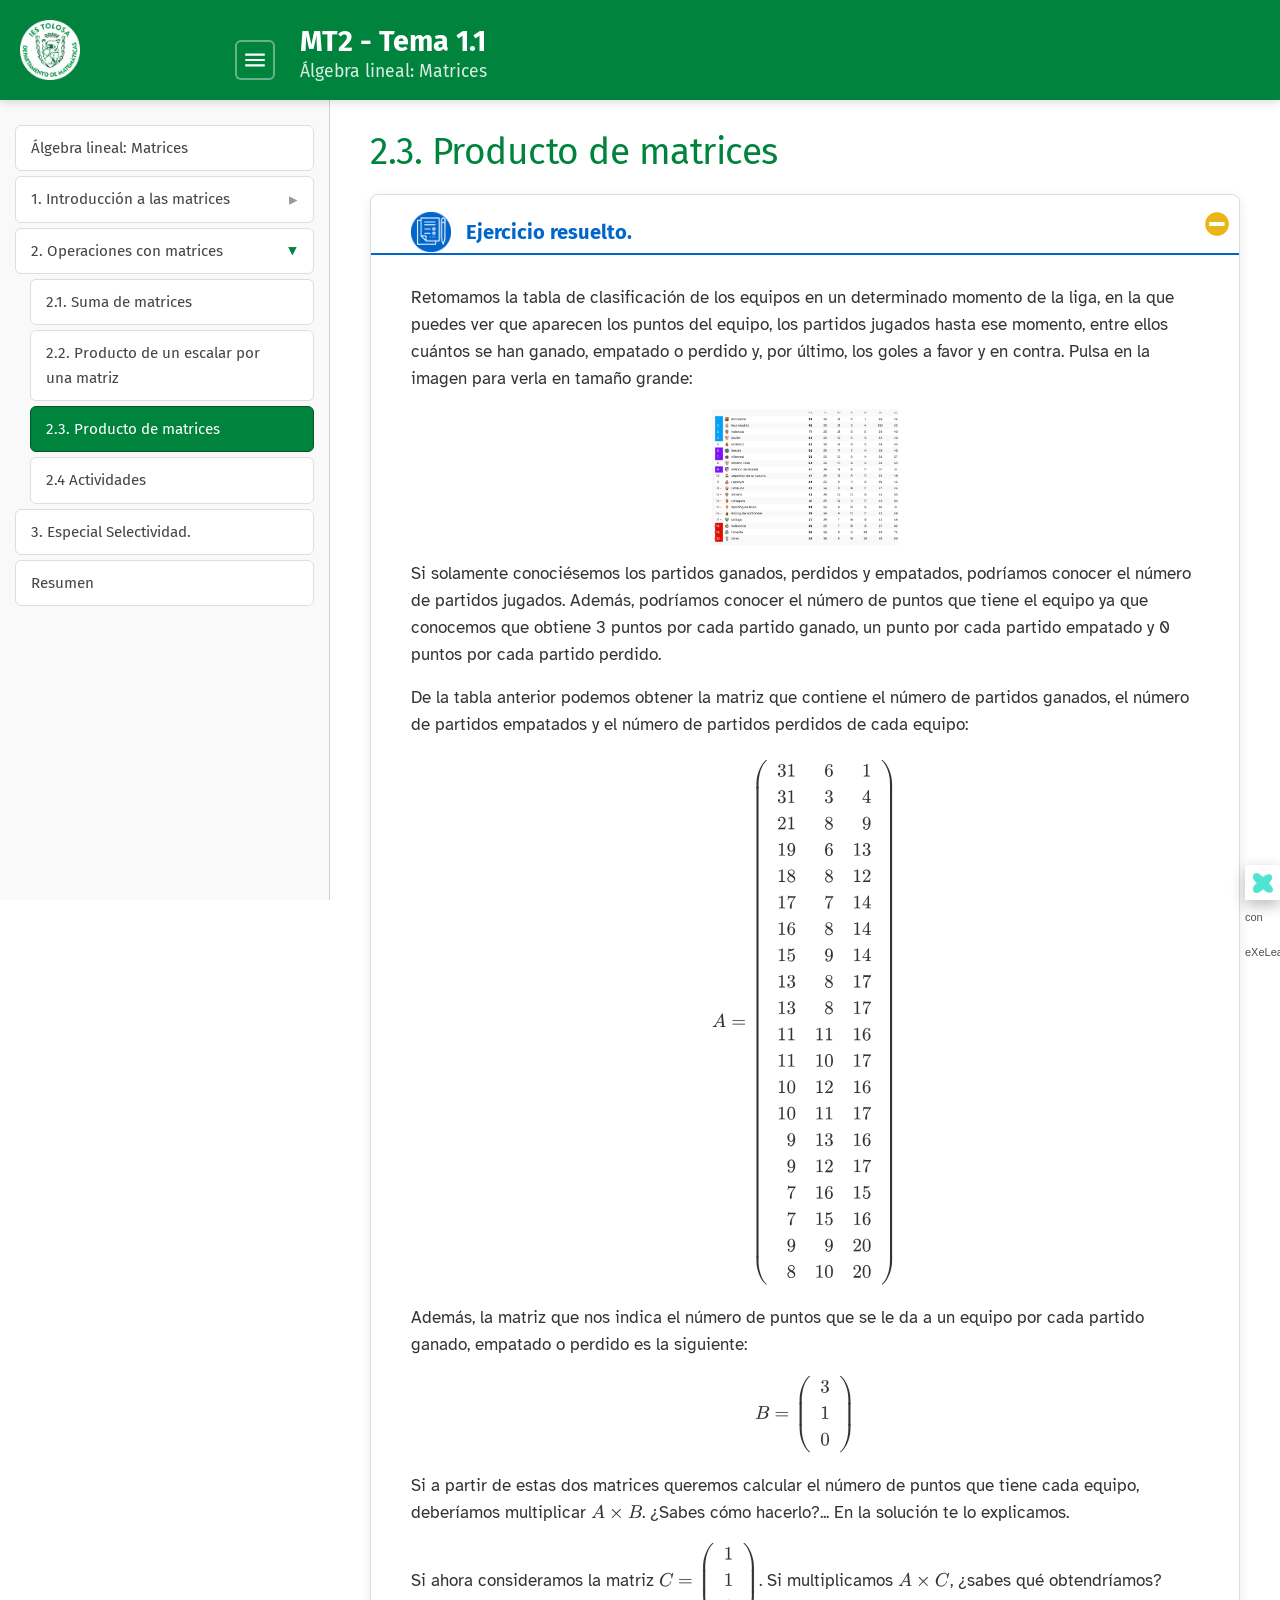
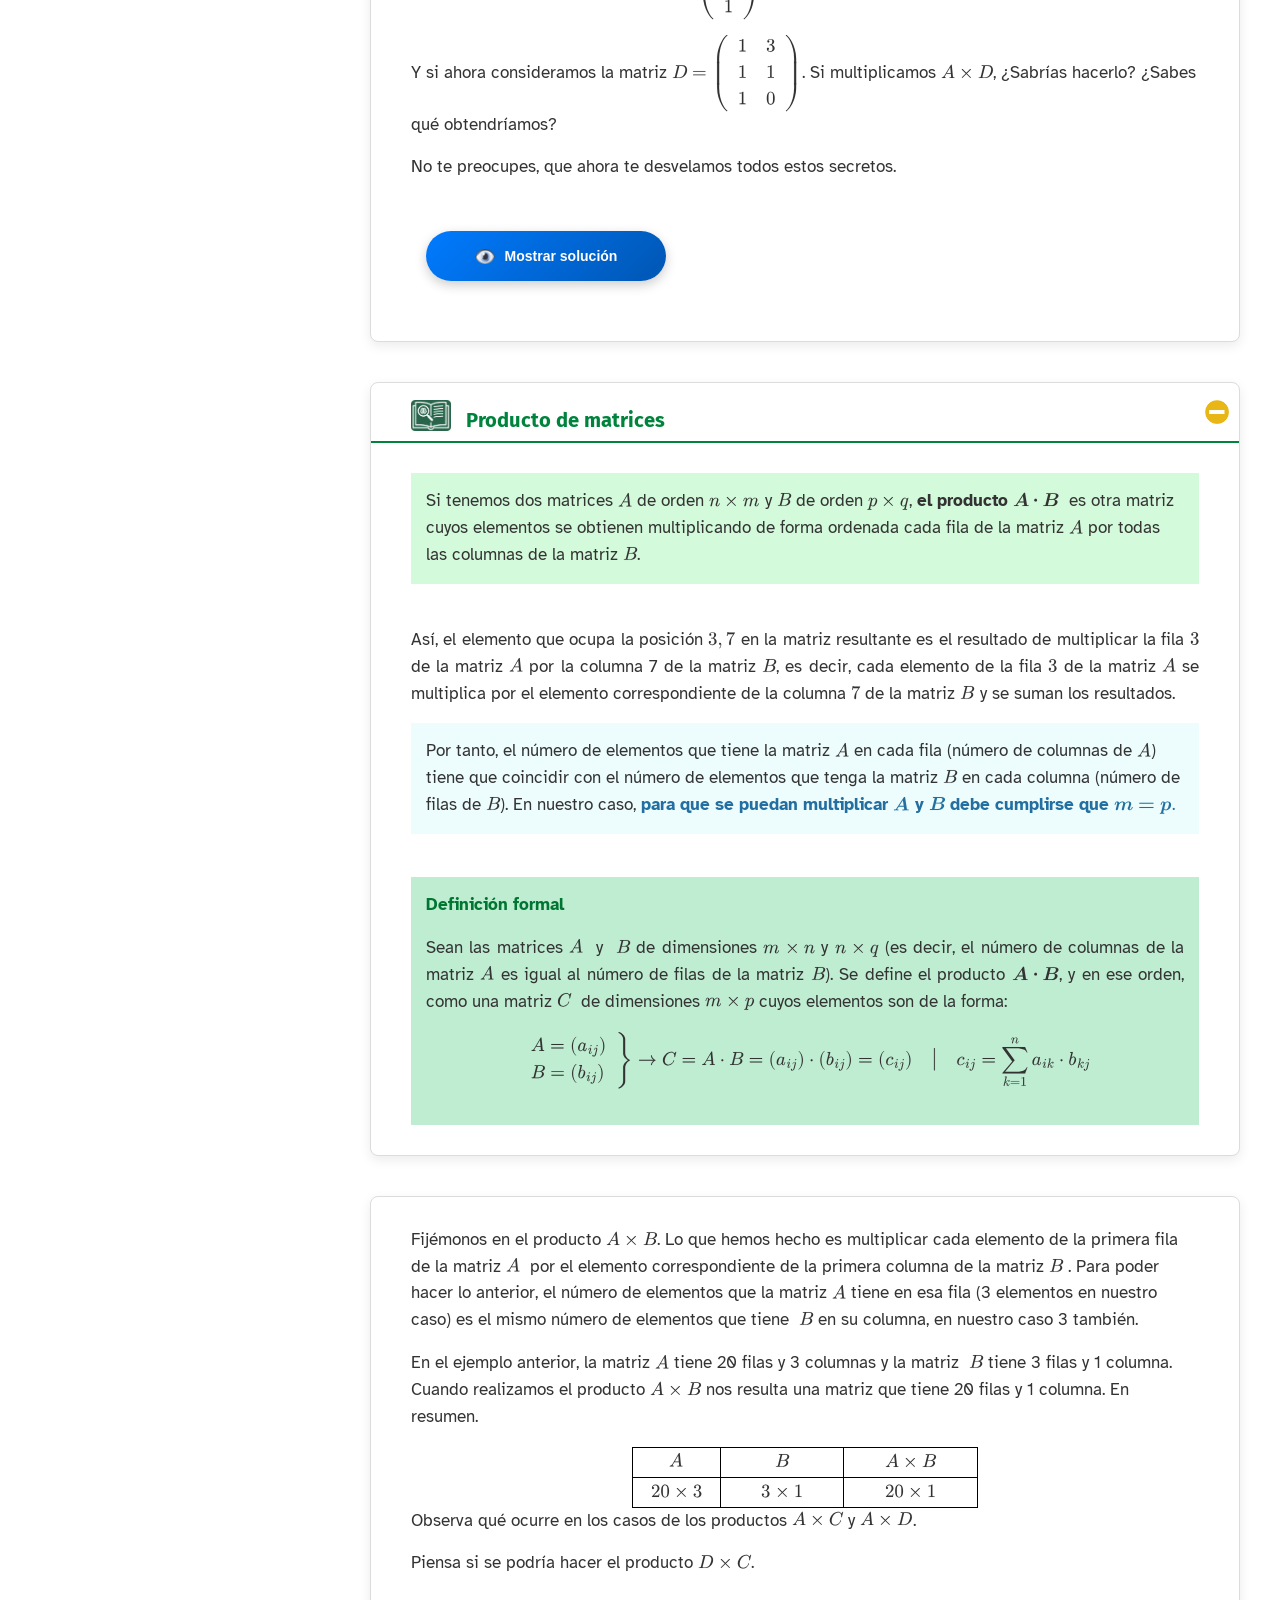
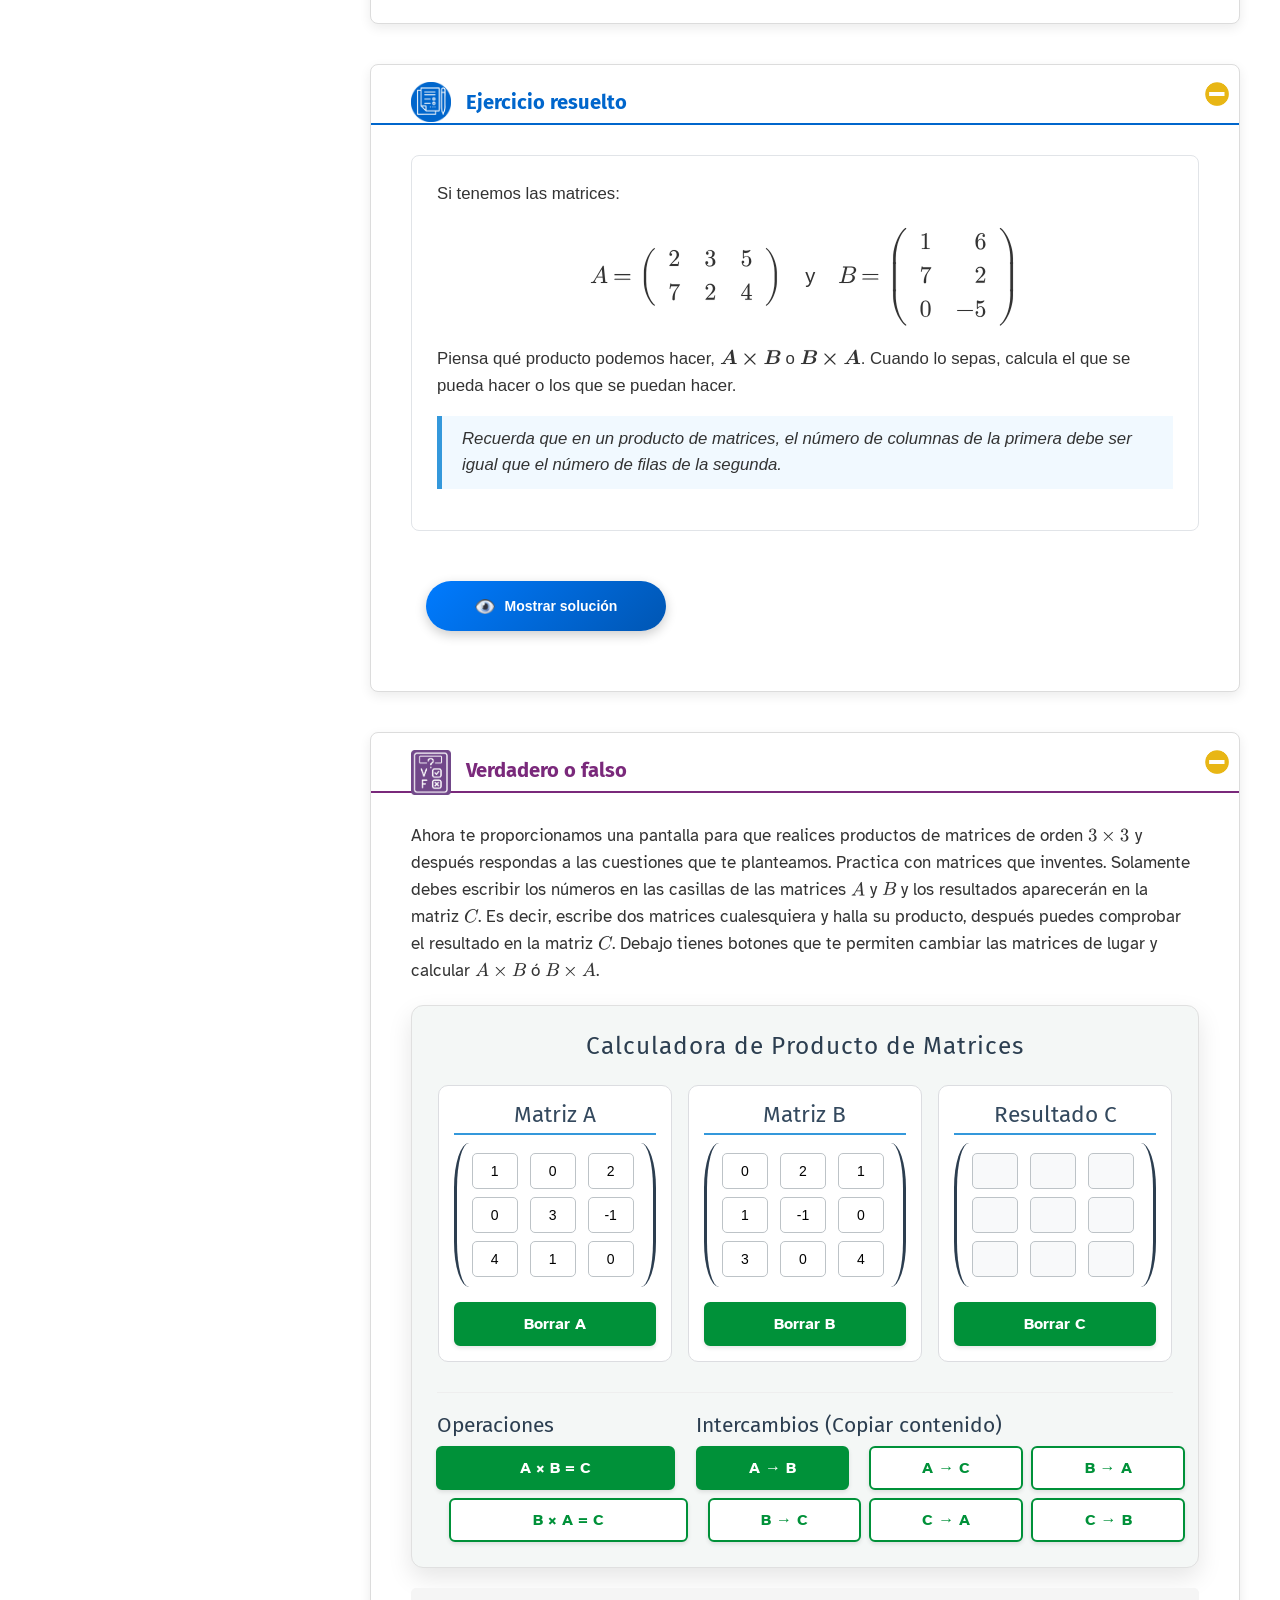
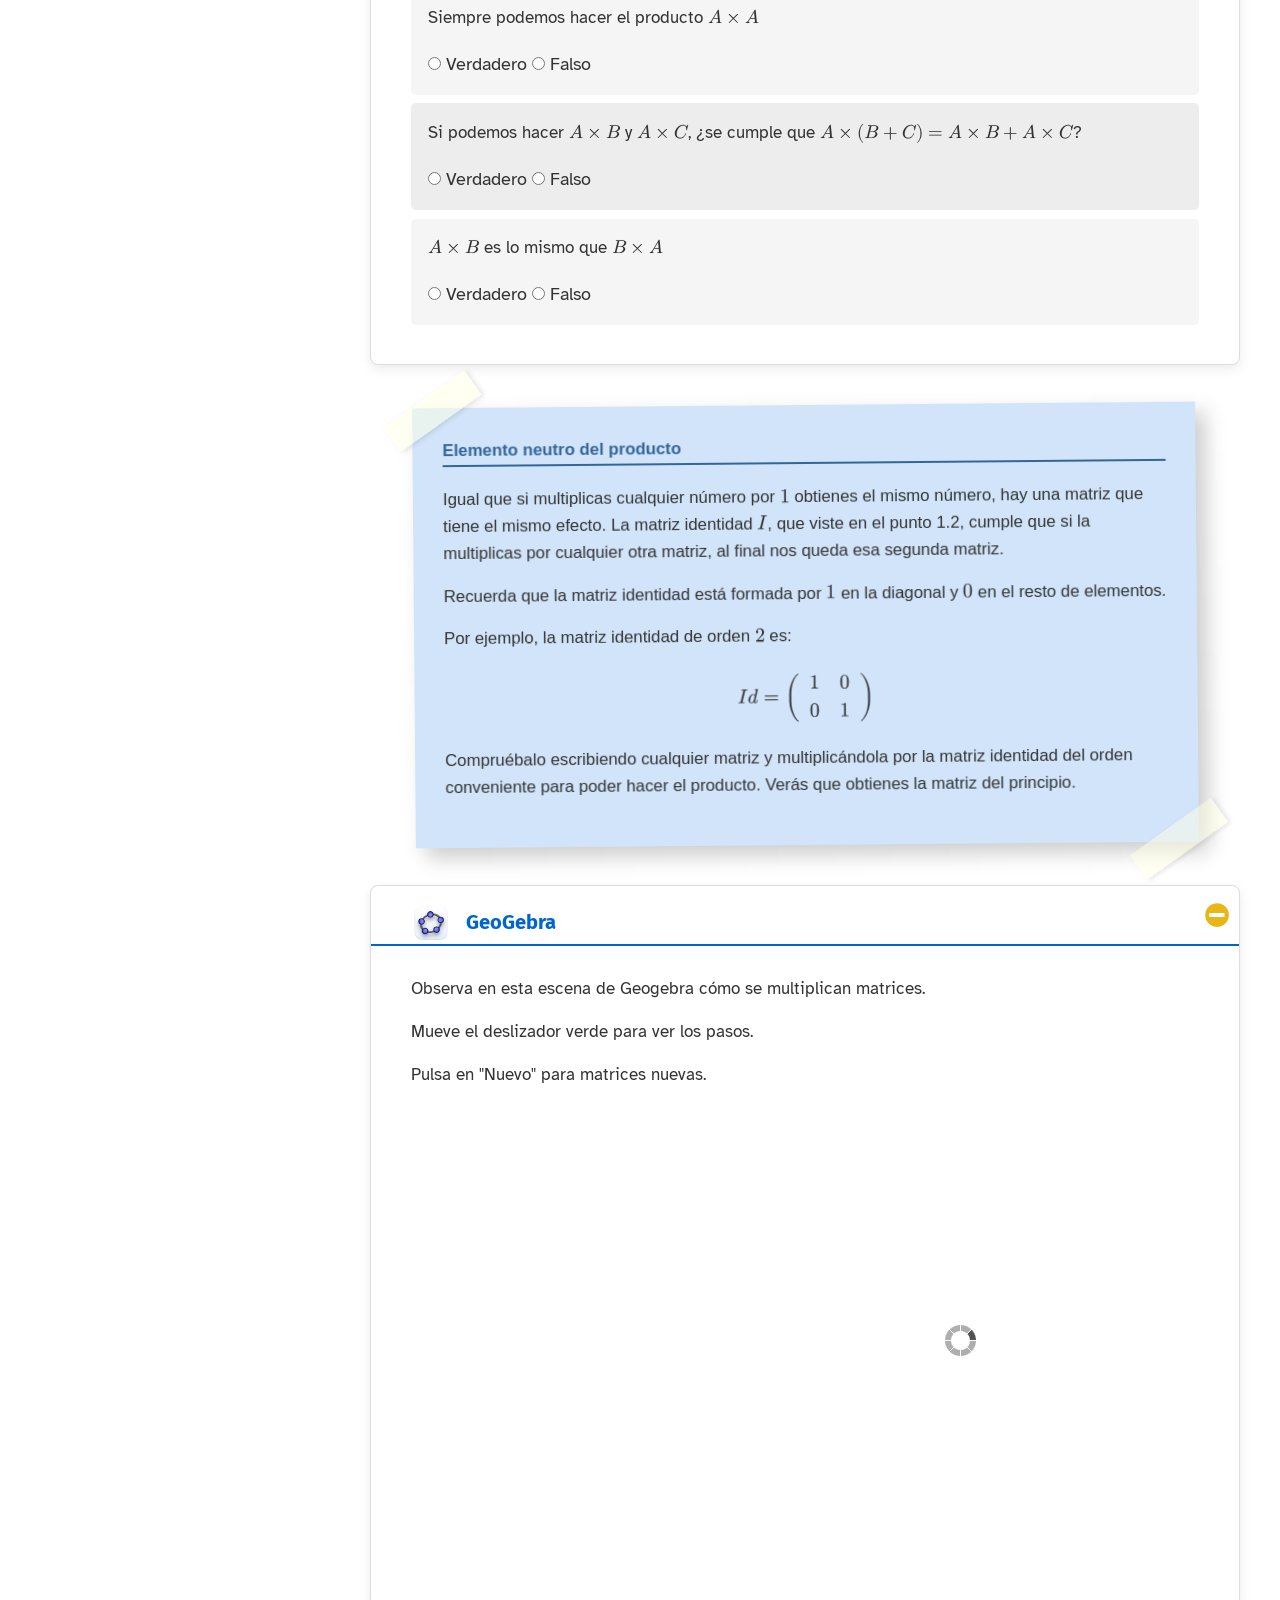
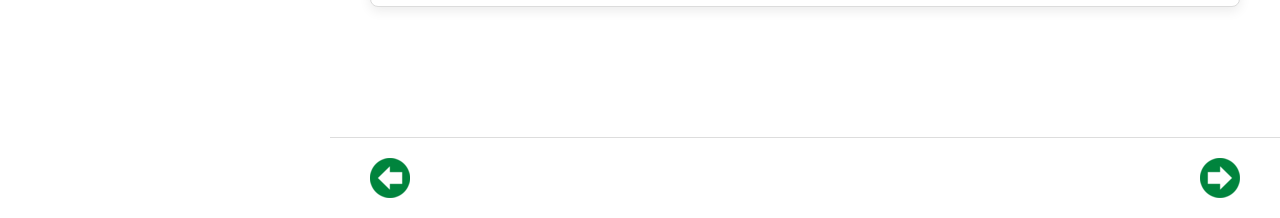
<file: html/23-producto-de-matrices.html>
<!DOCTYPE html>
<html lang="es" id="exe-page-mobbw63q-6ayaioyj6">
<head>
<meta charset="utf-8">
<meta name="generator" content="eXeLearning v4.0.5">
<meta name="viewport" content="width=device-width, initial-scale=1">
<title>2.3. Producto de matrices | MT2 - Tema 1.1</title>
<link rel="icon" type="image/x-icon" href="../libs/favicon.ico">
<meta name="description" content="Curso 2º - Enseñanza Bachillerato
Nombre asignatura/materia: Matemáticas II">
<script>document.querySelector("html").classList.add("js");</script><script src="../libs/jquery/jquery.min.js"> </script><script src="../libs/common_i18n.js"> </script><script src="../libs/common.js"> </script><script src="../libs/exe_export.js"> </script><script src="../libs/bootstrap/bootstrap.bundle.min.js"> </script><link rel="stylesheet" href="../libs/bootstrap/bootstrap.min.css">
<script src="../idevices/text/text.js"></script><link rel="stylesheet" href="../idevices/text/text.css">
<script src="../idevices/trueorfalse/trueorfalse.js"></script><link rel="stylesheet" href="../idevices/trueorfalse/trueorfalse.css">
<script src="../idevices/geogebra-activity/geogebra-activity.js"></script><link rel="stylesheet" href="../idevices/geogebra-activity/geogebra-activity.css">
<script src="../libs/exe_lightbox/exe_lightbox.js"> </script>
<link rel="stylesheet" href="../libs/exe_lightbox/exe_lightbox.css">
<link rel="stylesheet" href="../content/css/base.css"><script src="../theme/style.js"> </script><script src="../theme/z-custom-effects.js"> </script><link rel="stylesheet" href="../theme/colores.css"><link rel="stylesheet" href="../theme/comic.css"><link rel="stylesheet" href="../theme/ejercicio.css"><link rel="stylesheet" href="../theme/libreta.css"><link rel="stylesheet" href="../theme/navegacion.css"><link rel="stylesheet" href="../theme/nota-azul.css"><link rel="stylesheet" href="../theme/retroalimentacion.css"><link rel="stylesheet" href="../theme/style.css">
<script src="../libs/exe_math/tex-mml-svg.js"> </script>
</head>
<body class="exe-export exe-web-site">
<script>document.body.className+=" js"</script>
<div class="exe-content exe-export pre-js siteNav-hidden"><a href="#page-mobbw63q-6ayaioyj6" id="skipNav">Skip to content</a> <nav id="siteNav">
<ul>
<li> <a href="../index.html" class="main-node no-ch">Álgebra lineal: Matrices</a>
</li>
<li> <a href="../html/1-introduccion-a-las-matrices.html" class="daddy">1. Introducción a las matrices</a>
<ul class="other-section">
<li> <a href="../html/11-concepto-de-matriz.html" class="no-ch">1.1. Concepto de matriz</a>
</li>
<li> <a href="../html/12-tipos-de-matrices.html" class="no-ch">1.2. Tipos de matrices</a>
</li>
<li> <a href="../html/13-concepto-de-submatriz.html" class="no-ch">1.3. Concepto de submatriz</a>
</li>
</ul>
</li>
<li class="current-page-parent"> <a href="../html/2-operaciones-con-matrices.html" class="daddy">2. Operaciones con matrices</a>
<ul class="other-section">
<li> <a href="../html/21-suma-de-matrices.html" class="no-ch">2.1. Suma de matrices</a>
</li>
<li> <a href="../html/22-producto-de-un-escalar-por-una-matriz.html" class="no-ch">2.2. Producto de un escalar por una matriz</a>
</li>
<li class="active"> <a href="../html/23-producto-de-matrices.html" class="active no-ch">2.3. Producto de matrices</a>
</li>
<li> <a href="../html/24-actividades.html" class="no-ch">2.4 Actividades</a>
</li>
</ul>
</li>
<li> <a href="../html/3-especial-selectividad.html" class="no-ch">3. Especial Selectividad.</a>
</li>
<li> <a href="../html/resumen.html" class="no-ch">Resumen</a>
</li>
</ul>
</nav><main id="page-mobbw63q-6ayaioyj6" class="page"> 
<header class="main-header">
<div class="package-header"><p class="package-title">MT2 - Tema 1.1</p>
<p class="package-subtitle">Álgebra lineal: Matrices</p></div>
<div class="page-header"><h1 class="page-title">2.3. Producto de matrices</h1></div>
</header><div id="page-content-page-mobbw63q-6ayaioyj6" class="page-content">
<article id="block-1771979067807-sh6x539xp" class="box caja-azul ejercicio-custom">
<header class="box-head">
<div class="box-icon exe-icon">
<img src="../theme/icons/icon_ejercicioresuelto.png" alt="" style="display:block;object-fit:contain;">
</div>
<h1 class="box-title">Ejercicio resuelto.</h1>
<button class="box-toggle box-toggle-on" title="Toggle content">
<span>Toggle content</span>
</button></header>
<div class="box-content">
<div id="idevice-1771979067806-4tazgiobn" class="idevice_node text" data-idevice-path="../idevices/text/" data-idevice-type="text" data-idevice-component-type="json" data-idevice-json-data="{&quot;ideviceId&quot;:&quot;idevice-1771979067806-4tazgiobn&quot;}">
<div class="exe-text-template">
    <div class="exe-text-activity"><p>Retomamos la tabla de clasificación de los equipos en un determinado momento de la liga, en la que puedes ver que aparecen los puntos del equipo, los partidos jugados hasta ese momento, entre ellos cuántos se han ganado, empatado o perdido y, por último, los goles a favor y en contra. Pulsa en la imagen para verla en tamaño grande:</p>
<p><a class="exe-dialog-link" rel="lightbox noopener" href="../content/resources/20260223202609RXHNFH/liga0910_2.png" id="link7d189081-9b5c-368d-0662-782d82e90018" target="_blank" title=""><img src="../content/resources/20260223202609RXHNFH/liga0910_2.png" width="187" height="866" alt="" style="display: block; margin-left: auto; margin-right: auto;" /></a></p>
<p>Si solamente conociésemos los partidos ganados, perdidos y empatados, podríamos conocer el número de partidos jugados. Además, podríamos conocer el número de puntos que tiene el equipo ya que conocemos que obtiene 3 puntos por cada partido ganado, un punto por cada partido empatado y 0 puntos por cada partido perdido.</p>
<p>De la tabla anterior podemos obtener la matriz que contiene el número de partidos ganados, el número de partidos empatados y el número de partidos perdidos de cada equipo:</p>
<p>\[<br />A = \left( \begin{array}{rrr} <br />31 & 6 & 1 \\ <br />31 & 3 & 4 \\ <br />21 & 8 & 9 \\ <br />19 & 6 & 13 \\ <br />18 & 8 & 12 \\<br />17 & 7 & 14 \\<br />16 & 8 & 14 \\<br />15 & 9 & 14 \\<br />13 & 8 & 17 \\<br />13 & 8 & 17 \\<br />11 & 11 & 16 \\<br />11 & 10 & 17 \\<br />10 & 12 & 16 \\<br />10 & 11 & 17 \\<br />9 & 13 & 16 \\<br />9 & 12 & 17 \\<br />7 & 16 & 15 \\<br />7 & 15 & 16 \\<br />9 & 9 & 20 \\<br />8 & 10 & 20<br />\end{array} \right)<br />\]</p>
<p>Además, la matriz que nos indica el número de puntos que se le da a un equipo por cada partido ganado, empatado o perdido es la siguiente:<br />\[<br />B = \left( \begin{array}{r} 3 \\ 1 \\ 0 \end{array} \right)<br />\]</p>
<p>Si a partir de estas dos matrices queremos calcular el número de puntos que tiene cada equipo, deberíamos multiplicar \( A \times B \). ¿Sabes cómo hacerlo?... En la solución te lo explicamos.</p>
<p>Si ahora consideramos la matriz \( C = \left( \begin{array}{r} 1 \\ 1 \\ 1 \end{array} \right) \). Si multiplicamos \( A \times C \), ¿sabes qué obtendríamos?</p>
<p>Y si ahora consideramos la matriz \( D = \left( \begin{array}{rr} 1 & 3 \\ 1 & 1 \\ 1 & 0 \end{array} \right) \). Si multiplicamos \( A \times D \), ¿Sabrías hacerlo? ¿Sabes qué obtendríamos?</p>
<p>No te preocupes, que ahora te desvelamos todos estos secretos.</p>
<div id="t3e9128f8-14ce-f2bb-703a-5a145fdebf21" class="exe-dialog-text js-hidden">
<table border="1" align="right">
<tbody>
<tr>
<td style="border: 1px solid #ffffff;"></td>
</tr>
</tbody>
</table>
<p><img src="../content/resources/20260223202609RXHNFH/liga0910_2.png" width="650" height="474" alt="" style="display: block; margin-left: auto; margin-right: auto;" /></p>
</div>
<div id="tfcb4d462-b667-5099-336b-866109731238" class="exe-dialog-text js-hidden">
<p><img />../content/resources/20260223202609RXHNFH/liga0910_2.png</p>
</div>
<div id="t7d189081-9b5c-368d-0662-782d82e90018" class="exe-dialog-text js-hidden">
<p>#</p>
</div><div class="iDevice_buttons feedback-button js-required"><input type="button" class="feedbacktooglebutton" value="Mostrar retroalimentación" data-text-a="Mostrar retroalimentación" data-text-b="Mostrar retroalimentación"></div><div class="feedback js-feedback js-hidden" style="display: none;"><p>\( A \times B = \left( \begin{array}{rrr} <br />31 & 6 & 1 \\ 31 & 3 & 4 \\ 21 & 8 & 9 \\ 19 & 6 & 13 \\ 18 & 8 & 12 \\ 17 & 7 & 14 \\ 16 & 8 & 14 \\ 15 & 9 & 14 \\ 13 & 8 & 17 \\ 13 & 8 & 17 \\ 11 & 11 & 16 \\ 11 & 10 & 17 \\ 10 & 12 & 16 \\ 10 & 11 & 17 \\ 9 & 13 & 16 \\ 9 & 12 & 17 \\ 7 & 16 & 15 \\ 7 & 15 & 16 \\ 9 & 9 & 20 \\ 8 & 10 & 20<br />\end{array} \right) \times \left( \begin{array}{r} 3 \\ 1 \\ 0 \end{array} \right) = \left( \begin{array}{r} <br />31\cdot3 + 6\cdot1 + 1\cdot0 \\ 31\cdot3 + 3\cdot1 + 4\cdot0 \\ 21\cdot3 + 8\cdot1 + 9\cdot0 \\ 19\cdot3 + 6\cdot1 + 13\cdot0 \\ 18\cdot3 + 8\cdot1 + 12\cdot0 \\ 17\cdot3 + 7\cdot1 + 14\cdot0 \\ 16\cdot3 + 8\cdot1 + 14\cdot0 \\ 15\cdot3 + 9\cdot1 + 14\cdot0 \\ 13\cdot3 + 8\cdot1 + 17\cdot0 \\ 13\cdot3 + 8\cdot1 + 17\cdot0 \\ 11\cdot3 + 11\cdot1 + 16\cdot0 \\ 11\cdot3 + 10\cdot1 + 17\cdot0 \\ 10\cdot3 + 12\cdot1 + 16\cdot0 \\ 10\cdot3 + 11\cdot1 + 17\cdot0 \\ 9\cdot3 + 13\cdot1 + 16\cdot0 \\ 9\cdot3 + 12\cdot1 + 17\cdot0 \\ 7\cdot3 + 16\cdot1 + 15\cdot0 \\ 7\cdot3 + 15\cdot1 + 16\cdot0 \\ 9\cdot3 + 9\cdot1 + 20\cdot0 \\ 8\cdot3 + 10\cdot1 + 20\cdot0<br />\end{array} \right) = \left( \begin{array}{r} <br />99 \\ 96 \\ 71 \\ 63 \\ 62 \\ 58 \\ 56 \\ 54 \\ 47 \\ 47 \\ 44 \\ 43 \\ 42 \\ 41 \\ 40 \\ 39 \\ 37 \\ 36 \\ 36 \\ 34<br />\end{array} \right) \)</p>
<p>obtenemos la cantidad de puntos que tiene cada equipo.</p>
<p><br /></p>
<p>\( A \times C = \left( \begin{array}{rrr} <br />31 & 6 & 1 \\ 31 & 3 & 4 \\ 21 & 8 & 9 \\ 19 & 6 & 13 \\ 18 & 8 & 12 \\ 17 & 7 & 14 \\ 16 & 8 & 14 \\ 15 & 9 & 14 \\ 13 & 8 & 17 \\ 13 & 8 & 17 \\ 11 & 11 & 16 \\ 11 & 10 & 17 \\ 10 & 12 & 16 \\ 10 & 11 & 17 \\ 9 & 13 & 16 \\ 9 & 12 & 17 \\ 7 & 16 & 15 \\ 7 & 15 & 16 \\ 9 & 9 & 20 \\ 8 & 10 & 20<br />\end{array} \right) \times \left( \begin{array}{r} 1 \\ 1 \\ 1 \end{array} \right) = \left( \begin{array}{c} <br />31\cdot1 + 6\cdot1 + 1\cdot1 \\ 31\cdot1 + 3\cdot1 + 4\cdot1 \\ 21\cdot1 + 8\cdot1 + 9\cdot1 \\ 19\cdot1 + 6\cdot1 + 13\cdot1 \\ 18\cdot1 + 8\cdot1 + 12\cdot1 \\ 17\cdot1 + 7\cdot1 + 14\cdot1 \\ 16\cdot1 + 8\cdot1 + 14\cdot1 \\ 15\cdot1 + 9\cdot1 + 14\cdot1 \\ 13\cdot1 + 8\cdot1 + 17\cdot1 \\ 13\cdot1 + 8\cdot1 + 17\cdot1 \\ 11\cdot1 + 11\cdot1 + 16\cdot1 \\ 11\cdot1 + 10\cdot1 + 17\cdot1 \\ 10\cdot1 + 12\cdot1 + 16\cdot1 \\ 10\cdot1 + 11\cdot1 + 17\cdot1 \\ 9\cdot1 + 13\cdot1 + 16\cdot1 \\ 9\cdot1 + 12\cdot1 + 17\cdot1 \\ 7\cdot1 + 16\cdot1 + 15\cdot1 \\ 7\cdot1 + 15\cdot1 + 16\cdot1 \\ 9\cdot1 + 9\cdot1 + 20\cdot1 \\ 8\cdot1 + 10\cdot1 + 20\cdot1<br />\end{array} \right) = \left( \begin{array}{r} <br />38 \\ 38 \\ 38 \\ 38 \\ 38 \\ 38 \\ 38 \\ 38 \\ 38 \\ 38 \\ 38 \\ 38 \\ 38 \\ 38 \\ 38 \\ 38 \\ 38 \\ 38 \\ 38 \\ 38<br />\end{array} \right) \)</p>
<p>obtenemos la cantidad de partidos que ha jugado cada equipo.</p>
<p>\( A \times D = \left( \begin{array}{rrr} <br />31 & 6 & 1 \\ 31 & 3 & 4 \\ 21 & 8 & 9 \\ 19 & 6 & 13 \\ 18 & 8 & 12 \\ 17 & 7 & 14 \\ 16 & 8 & 14 \\ 15 & 9 & 14 \\ 13 & 8 & 17 \\ 13 & 8 & 17 \\ 11 & 11 & 16 \\ 11 & 10 & 17 \\ 10 & 12 & 16 \\ 10 & 11 & 17 \\ 9 & 13 & 16 \\ 9 & 12 & 17 \\ 7 & 16 & 15 \\ 7 & 15 & 16 \\ 9 & 9 & 20 \\ 8 & 10 & 20<br />\end{array} \right) \times \left( \begin{array}{rr} 1 & 3 \\ 1 & 1 \\ 1 & 0 \end{array} \right) = \left( \begin{array}{rr} <br />31+6+1 & 31\cdot3+6\cdot1+1\cdot0 \\ 31+3+4 & 31\cdot3+3\cdot1+4\cdot0 \\ 21+8+9 & 21\cdot3+8\cdot1+9\cdot0 \\ 19+6+13 & 19\cdot3+6\cdot1+13\cdot0 \\ 18+8+12 & 18\cdot3+8\cdot1+12\cdot0 \\ 17+7+14 & 17\cdot3+7\cdot1+14\cdot0 \\ 16+8+14 & 16\cdot3+8\cdot1+14\cdot0 \\ 15+9+14 & 15\cdot3+9\cdot1+14\cdot0 \\ 13+8+17 & 13\cdot3+8\cdot1+17\cdot0 \\ 13+8+17 & 13\cdot3+8\cdot1+17\cdot0 \\ 11+11+16 & 11\cdot3+11\cdot1+16\cdot0 \\ 11+10+17 & 11\cdot3+10\cdot1+17\cdot0 \\ 10+12+16 & 10\cdot3+12\cdot1+16\cdot0 \\ 10+11+17 & 10\cdot3+11\cdot1+17\cdot0 \\ 9+13+16 & 9\cdot3+13\cdot1+16\cdot0 \\ 9+12+17 & 9\cdot3+12\cdot1+17\cdot0 \\ 7+16+15 & 7\cdot3+16\cdot1+15\cdot0 \\ 7+15+16 & 7\cdot3+15\cdot1+16\cdot0 \\ 9+9+20 & 9\cdot3+9\cdot1+20\cdot0 \\ 8+10+20 & 8\cdot3+10\cdot1+20\cdot0<br />\end{array} \right) = \left( \begin{array}{rr} <br />38 & 99 \\ 38 & 96 \\ 38 & 71 \\ 38 & 63 \\ 38 & 62 \\ 38 & 58 \\ 38 & 56 \\ 38 & 54 \\ 38 & 47 \\ 38 & 47 \\ 38 & 44 \\ 38 & 43 \\ 38 & 42 \\ 38 & 41 \\ 38 & 40 \\ 38 & 39 \\ 38 & 37 \\ 38 & 36 \\ 38 & 36 \\ 38 & 34<br />\end{array} \right) \)</p>
<p>obtenemos una matriz cuya primera columna recoge el número de partidos jugado por cada equipo y la segunda la cantidad de puntos que tiene cada equipo.</p>
<p><br /></p></div></div>
</div>
</div>
</div>
</article><article id="20260224025920QLKACI" class="box">
<header class="box-head">
<div class="box-icon exe-icon">
<img src="../theme/icons/icon_definicion.png" alt="" style="display:block;object-fit:contain;">
</div>
<h1 class="box-title">Producto de matrices</h1>
<button class="box-toggle box-toggle-on" title="Toggle content">
<span>Toggle content</span>
</button></header>
<div class="box-content">
<div id="20260223202609AKIWUR" class="idevice_node text" data-idevice-path="../idevices/text/" data-idevice-type="text" data-idevice-component-type="json" data-idevice-json-data="{&quot;ideviceId&quot;:&quot;20260223202609AKIWUR&quot;}">
<div class="exe-text-template">
    <table border="0" cellpadding="15" style="width: 99.9846%; background-color: #d3fada;">
<tbody>
<tr>
<td style="width: 99.9538%;"><span style="text-align: justify;">Si tenemos dos matrices \(A\) de orden \(n\times m\) y \(B\) de orden \(p\times q\), <strong>el producto \(\boldsymbol{A·B}\)</strong>  es otra matriz cuyos elementos se obtienen multiplicando de forma ordenada cada fila de la matriz \(A\) por todas las columnas de la matriz \(B\).</span></td>
</tr>
</tbody>
</table>
<p align="justify"><br /></p>
<p align="justify">Así, el elemento que ocupa la posición \(3,7\) en la matriz resultante es el resultado de multiplicar la fila \(3\) de la matriz \(A\) por la columna 7 de la matriz \(B\), es decir, cada elemento de la fila \(3\) de la matriz \(A\) se multiplica por el elemento correspondiente de la columna \(7\) de la matriz \(B\) y se suman los resultados.</p>
<table border="0" cellpadding="15" style="width: 99.9846%; background-color: #edfcfc;">
<tbody>
<tr>
<td style="width: 99.9538%;"><span style="text-align: justify;">Por tanto, el número de elementos que tiene la matriz \(A\) en cada fila (número de columnas de \(A\)) tiene que coincidir con el número de elementos que tenga la matriz \(B\) en cada columna (número de filas de \(B\)). En nuestro caso, <span style="color: #236fa1;"><strong>para que se puedan multiplicar \(\boldsymbol{A}\) y \(\boldsymbol{B}\) debe cumplirse que \(\boldsymbol{m=p}\)</strong>.</span></span></td>
</tr>
</tbody>
</table>
<p> </p>
<table border="0" cellpadding="15" style="width: 100.016%; background-color: #bfedd2;">
<tbody>
<tr>
<td style="width: 99.9209%;">
<p><span style="color: #007632;"><strong>Definición formal</strong></span></p>
<p style="text-align: justify;">Sean las matrices \(A\)  y  \(B\) de dimensiones \(m\times n\) y \(n\times q\) (es decir, el número de columnas de la matriz \(A\) es igual al número de filas de la matriz \(B\)). Se define el producto \(\boldsymbol{A·B}\), y en ese orden, como una matriz \(C\)  de dimensiones \(m\times p\) cuyos elementos son de la forma:<br />\[ \displaystyle \left. \begin{array}{l} A = (a_{ij}) \\ B = (b_{ij}) \end{array} \right\} \rightarrow C = A \cdot B = (a_{ij}) \cdot (b_{ij}) = (c_{ij}) \quad {\Large |} \quad c_{ij} = \sum_{k=1}^{n} a_{ik} \cdot b_{kj}\]</p>
</td>
</tr>
</tbody>
</table>
</div>
</div>
</div>
</article><article id="20260224025920DHNEII" class="box no-header sin-titulo">
<header class="box-head no-icon">
<button class="box-toggle box-toggle-on" title="Toggle content">
<span>Toggle content</span>
</button></header>
<div class="box-content">
<div id="20260223202609MMNWIE" class="idevice_node text" data-idevice-path="../idevices/text/" data-idevice-type="text" data-idevice-component-type="json" data-idevice-json-data="{&quot;ideviceId&quot;:&quot;20260223202609MMNWIE&quot;}">
<div class="exe-text-template">
    <p>Fijémonos en el producto \(A\times B\). Lo que hemos hecho es multiplicar cada elemento de la primera fila de la matriz \(A\)  por el elemento correspondiente de la primera columna de la matriz \(B\) . Para poder hacer lo anterior, el número de elementos que la matriz \(A\) tiene en esa fila (3 elementos en nuestro caso) es el mismo número de elementos que tiene  \(B\) en su columna, en nuestro caso 3 también.</p>
<p>En el ejemplo anterior, la matriz \(A\) tiene 20 filas y 3 columnas y la matriz  \(B\) tiene 3 filas y 1 columna. Cuando realizamos el producto \(A\times B\) nos resulta una matriz que tiene 20 filas y 1 columna. En resumen.</p>
<table align="center" border="1" width="41.0252%" style="width: 43.7962%; border-color: #000000; border-style: solid;">
<tbody>
<tr style="border-color: #000000; border-style: solid;">
<td align="center" style="width: 25.3432%; text-align: center; border: 1px solid #000000;">\(A\)</td>
<td align="center" style="width: 35.8949%; text-align: center; border: 1px solid #000000;">\(B\)</td>
<td style="width: 38.7267%; text-align: center; border: 1px solid #000000;">\(A\times B\)</td>
</tr>
<tr style="border-color: #000000; border-style: solid;">
<td style="width: 25.3432%; text-align: center; border: 1px solid #000000;">\(20\times 3\)</td>
<td style="width: 35.8949%; text-align: center; border: 1px solid #000000;">\(3\times 1\)</td>
<td style="width: 38.7267%; text-align: center; border: 1px solid #000000;">\(20\times 1\)</td>
</tr>
</tbody>
</table>
<p>Observa qué ocurre en los casos de los productos \(A\times C\) y \(A\times D\).</p>
<p>Piensa si se podría hacer el producto \(D\times C\).</p>
</div>
</div>
</div>
</article><article id="block-1772009675297-5ddljqa6g" class="box caja-azul ejercicio-custom">
<header class="box-head">
<div class="box-icon exe-icon">
<img src="../theme/icons/icon_ejercicioresuelto.png" alt="" style="display:block;object-fit:contain;">
</div>
<h1 class="box-title">Ejercicio resuelto</h1>
<button class="box-toggle box-toggle-on" title="Toggle content">
<span>Toggle content</span>
</button></header>
<div class="box-content">
<div id="idevice-1772009675296-4ld76fu5n" class="idevice_node text" data-idevice-path="../idevices/text/" data-idevice-type="text" data-idevice-component-type="json" data-idevice-json-data="{&quot;ideviceId&quot;:&quot;idevice-1772009675296-4ld76fu5n&quot;}">
<div class="exe-text-template">
    <div class="exe-text-activity"><div style="font-family: 'Segoe UI', Arial, sans-serif; background-color: #ffffff; padding: 25px; border: 1px solid #e1e4e8; border-radius: 8px; line-height: 1.6;">
<p>Si tenemos las matrices:</p>
<div style="text-align: center; margin: 20px 0; font-size: 1.2em;">\( A = \left( \begin{array}{rrr} 2 & 3 & 5 \\ 7 & 2 & 4 \end{array} \right) \)    y    \( B = \left( \begin{array}{rr} 1 & 6 \\ 7 & 2 \\ 0 & -5 \end{array} \right) \)</div>
<p>Piensa qué producto podemos hacer, \(\boldsymbol{A\times B}\) o \(\boldsymbol{B\times A}\). Cuando lo sepas, calcula el que se pueda hacer o los que se puedan hacer.</p>
<blockquote style="background: #f1f9ff; border-left: 5px solid #3498db; padding: 10px 20px; font-style: italic;">Recuerda que en un producto de matrices, el número de columnas de la primera debe ser igual que el número de filas de la segunda.</blockquote>
</div><div class="iDevice_buttons feedback-button js-required"><input type="button" class="feedbacktooglebutton" value="Mostrar retroalimentación" data-text-a="Mostrar retroalimentación" data-text-b="Mostrar retroalimentación"></div><div class="feedback js-feedback js-hidden" style="display: none;"><div style="font-family: 'Segoe UI', Arial, sans-serif; background-color: #ffffff; padding: 25px; border: 1px solid #e1e4e8; border-radius: 8px; line-height: 1.6;">
<p>Primero analizamos las dimensiones de las matrices:</p>
<ul>
<li><strong>Matriz A</strong> es de dimensión \( 2 \times 3 \) (2 filas, 3 columnas).</li>
<li><strong>Matriz B</strong> es de dimensión \( 3 \times 2 \) (3 filas, 2 columnas).</li>
</ul>
<p>Como las columnas de la primera coinciden con las filas de la segunda en ambos casos, <strong>podemos realizar ambos productos</strong>.</p>
<hr style="border: 0; border-top: 1px dashed #ccc; margin: 25px 0;" />
<h5 style="color: #2980b9;">1. Cálculo de \( A \times B \):</h5>
<p>El resultado será una matriz de \( 2 \times 2 \):</p>
<div style="background: #f8f9fa; padding: 15px; border-radius: 5px; text-align: center; overflow-x: auto;">\( A \times B = \left( \begin{array}{cc} 2\cdot1 + 3\cdot7 + 5\cdot0 & 2\cdot6 + 3\cdot2 + 5\cdot(-5) \\ 7\cdot1 + 2\cdot7 + 4\cdot0 & 7\cdot6 + 2\cdot2 + 4\cdot(-5) \end{array} \right) = \mathbf{\left( \begin{array}{rr} 23 & -7 \\ 21 & 26 \end{array} \right)} \)</div>
<h5 style="color: #2980b9; margin-top: 20px;">2. Cálculo de \( B \times A \):</h5>
<p>El resultado será una matriz de \( 3 \times 3 \):</p>
<div style="background: #f8f9fa; padding: 15px; border-radius: 5px; text-align: center; overflow-x: auto;">\( B \times A = \left( \begin{array}{ccc} 1\cdot2 + 6\cdot7 & 1\cdot3 + 6\cdot2 & 1\cdot5 + 6\cdot4 \\ 7\cdot2 + 2\cdot7 & 7\cdot3 + 2\cdot2 & 7\cdot5 + 2\cdot4 \\ 0\cdot2 + (-5)\cdot7 & 0\cdot3 + (-5)\cdot2 & 0\cdot5 + (-5)\cdot4 \end{array} \right) = \mathbf{\left( \begin{array}{rrr} 44 & 15 & 29 \\ 28 & 25 & 43 \\ -35 & -10 & -20 \end{array} \right)} \)</div>
<p style="margin-top: 20px; font-weight: bold; color: #e74c3c;">Nota: Observa que \( A \times B \neq B \times A \). ¡El producto de matrices no es conmutativo!</p>
<p>Puedes ver la resolución de este ejercicio en este video: <a href="https://www.youtube.com/watch?v=4HgEfOukm78" id="link_0"><img src="../content/resources/yutube.png" width="45" height="46" alt="" /></a></p>
</div></div></div>
</div>
</div>
</div>
</article><article id="block-1771983428051-et6tovdyk" class="box caja-morada">
<header class="box-head">
<div class="box-icon exe-icon">
<img src="../theme/icons/icon_v_o_f.png" alt="" style="display:block;object-fit:contain;">
</div>
<h1 class="box-title">Verdadero o falso</h1>
<button class="box-toggle box-toggle-on" title="Toggle content">
<span>Toggle content</span>
</button></header>
<div class="box-content">
<div id="idevice-1772026710363-mm77q9pn0" class="idevice_node text" data-idevice-path="../idevices/text/" data-idevice-type="text" data-idevice-component-type="json" data-idevice-json-data="{&quot;ideviceId&quot;:&quot;idevice-1772026710363-mm77q9pn0&quot;}">
<div class="exe-text-template">
    <p>Ahora te proporcionamos una pantalla para que realices productos de matrices de orden \(3\times 3\) y después respondas a las cuestiones que te planteamos. Practica con matrices que inventes. Solamente debes escribir los números en las casillas de las matrices \(A\) y \(B\) y los resultados aparecerán en la matriz \(C\). Es decir, escribe dos matrices cualesquiera y halla su producto, después puedes comprobar el resultado en la matriz \(C\). Debajo tienes botones que te permiten cambiar las matrices de lugar y calcular \(A\times B\) ó \(B\times A\). </p>
</div>
</div><div id="idevice-1771983428050-4koq9o2sq" class="idevice_node trueorfalse" data-idevice-path="../idevices/trueorfalse/" data-idevice-type="trueorfalse" data-idevice-component-type="json" data-idevice-json-data="{&quot;id&quot;:&quot;idevice-1771983428050-4koq9o2sq&quot;,&quot;typeGame&quot;:&quot;TrueOrFalse&quot;,&quot;eXeGameInstructions&quot;:&quot;&lt;div class=\&quot;matrix-app\&quot;&gt;\n&lt;h2 class=\&quot;matrix-title\&quot;&gt;Calculadora de Producto de Matrices&lt;/h2&gt;\n&lt;div class=\&quot;matrix-flex\&quot;&gt;&lt;!-- Matriz A --&gt;\n&lt;div class=\&quot;matrix-card\&quot;&gt;\n&lt;h3&gt;Matriz A&lt;/h3&gt;\n&lt;div class=\&quot;matrix-grid\&quot; id=\&quot;gridA\&quot;&gt;&lt;input type=\&quot;text\&quot; id=\&quot;a11\&quot; value=\&quot;1\&quot; /&gt; &lt;input type=\&quot;text\&quot; id=\&quot;a12\&quot; value=\&quot;0\&quot; /&gt; &lt;input type=\&quot;text\&quot; id=\&quot;a13\&quot; value=\&quot;2\&quot; /&gt; &lt;input type=\&quot;text\&quot; id=\&quot;a21\&quot; value=\&quot;0\&quot; /&gt; &lt;input type=\&quot;text\&quot; id=\&quot;a22\&quot; value=\&quot;3\&quot; /&gt; &lt;input type=\&quot;text\&quot; id=\&quot;a23\&quot; value=\&quot;-1\&quot; /&gt; &lt;input type=\&quot;text\&quot; id=\&quot;a31\&quot; value=\&quot;4\&quot; /&gt; &lt;input type=\&quot;text\&quot; id=\&quot;a32\&quot; value=\&quot;1\&quot; /&gt; &lt;input type=\&quot;text\&quot; id=\&quot;a33\&quot; value=\&quot;0\&quot; /&gt;&lt;/div&gt;\n&lt;button type=\&quot;button\&quot; class=\&quot;btn btn-clear\&quot; onclick=\&quot;clearMatrix('A')\&quot;&gt;Borrar A&lt;/button&gt;&lt;/div&gt;\n&lt;!-- Matriz B --&gt;\n&lt;div class=\&quot;matrix-card\&quot;&gt;\n&lt;h3&gt;Matriz B&lt;/h3&gt;\n&lt;div class=\&quot;matrix-grid\&quot; id=\&quot;gridB\&quot;&gt;&lt;input type=\&quot;text\&quot; id=\&quot;b11\&quot; value=\&quot;0\&quot; /&gt; &lt;input type=\&quot;text\&quot; id=\&quot;b12\&quot; value=\&quot;2\&quot; /&gt; &lt;input type=\&quot;text\&quot; id=\&quot;b13\&quot; value=\&quot;1\&quot; /&gt; &lt;input type=\&quot;text\&quot; id=\&quot;b21\&quot; value=\&quot;1\&quot; /&gt; &lt;input type=\&quot;text\&quot; id=\&quot;b22\&quot; value=\&quot;-1\&quot; /&gt; &lt;input type=\&quot;text\&quot; id=\&quot;b23\&quot; value=\&quot;0\&quot; /&gt; &lt;input type=\&quot;text\&quot; id=\&quot;b31\&quot; value=\&quot;3\&quot; /&gt; &lt;input type=\&quot;text\&quot; id=\&quot;b32\&quot; value=\&quot;0\&quot; /&gt; &lt;input type=\&quot;text\&quot; id=\&quot;b33\&quot; value=\&quot;4\&quot; /&gt;&lt;/div&gt;\n&lt;button type=\&quot;button\&quot; class=\&quot;btn btn-clear\&quot; onclick=\&quot;clearMatrix('B')\&quot;&gt;Borrar B&lt;/button&gt;&lt;/div&gt;\n&lt;!-- Resultado C --&gt;\n&lt;div class=\&quot;matrix-card\&quot;&gt;\n&lt;h3&gt;Resultado C&lt;/h3&gt;\n&lt;div class=\&quot;matrix-grid\&quot; id=\&quot;gridC\&quot;&gt;&lt;input type=\&quot;text\&quot; id=\&quot;c11\&quot; readonly=\&quot;readonly\&quot; style=\&quot;background: #f8f9fa;\&quot; /&gt; &lt;input type=\&quot;text\&quot; id=\&quot;c12\&quot; readonly=\&quot;readonly\&quot; style=\&quot;background: #f8f9fa;\&quot; /&gt; &lt;input type=\&quot;text\&quot; id=\&quot;c13\&quot; readonly=\&quot;readonly\&quot; style=\&quot;background: #f8f9fa;\&quot; /&gt; &lt;input type=\&quot;text\&quot; id=\&quot;c21\&quot; readonly=\&quot;readonly\&quot; style=\&quot;background: #f8f9fa;\&quot; /&gt; &lt;input type=\&quot;text\&quot; id=\&quot;c22\&quot; readonly=\&quot;readonly\&quot; style=\&quot;background: #f8f9fa;\&quot; /&gt; &lt;input type=\&quot;text\&quot; id=\&quot;c23\&quot; readonly=\&quot;readonly\&quot; style=\&quot;background: #f8f9fa;\&quot; /&gt; &lt;input type=\&quot;text\&quot; id=\&quot;c31\&quot; readonly=\&quot;readonly\&quot; style=\&quot;background: #f8f9fa;\&quot; /&gt; &lt;input type=\&quot;text\&quot; id=\&quot;c32\&quot; readonly=\&quot;readonly\&quot; style=\&quot;background: #f8f9fa;\&quot; /&gt; &lt;input type=\&quot;text\&quot; id=\&quot;c33\&quot; readonly=\&quot;readonly\&quot; style=\&quot;background: #f8f9fa;\&quot; /&gt;&lt;/div&gt;\n&lt;button type=\&quot;button\&quot; class=\&quot;btn btn-clear\&quot; onclick=\&quot;clearMatrix('C')\&quot;&gt;Borrar C&lt;/button&gt;&lt;/div&gt;\n&lt;/div&gt;\n&lt;div class=\&quot;action-panel\&quot;&gt;\n&lt;div class=\&quot;btn-group\&quot;&gt;\n&lt;h4 style=\&quot;margin: 0; color: #2c3e50;\&quot;&gt;Operaciones&lt;/h4&gt;\n&lt;button class=\&quot;btn btn-op\&quot; onclick=\&quot;calculateMult('AB')\&quot;&gt;A × B = C&lt;/button&gt; &lt;button class=\&quot;btn btn-op\&quot; onclick=\&quot;calculateMult('BA')\&quot;&gt;B × A = C&lt;/button&gt;&lt;/div&gt;\n&lt;div class=\&quot;btn-group\&quot;&gt;\n&lt;h4 style=\&quot;margin: 0; color: #2c3e50;\&quot;&gt;Intercambios (Copiar contenido)&lt;/h4&gt;\n&lt;div class=\&quot;btn-grid-6\&quot;&gt;&lt;button class=\&quot;btn btn-swap\&quot; onclick=\&quot;copyMatrix('A','B')\&quot;&gt;A → B&lt;/button&gt; &lt;button class=\&quot;btn btn-swap\&quot; onclick=\&quot;copyMatrix('A','C')\&quot;&gt;A → C&lt;/button&gt; &lt;button class=\&quot;btn btn-swap\&quot; onclick=\&quot;copyMatrix('B','A')\&quot;&gt;B → A&lt;/button&gt; &lt;button class=\&quot;btn btn-swap\&quot; onclick=\&quot;copyMatrix('B','C')\&quot;&gt;B → C&lt;/button&gt; &lt;button class=\&quot;btn btn-swap\&quot; onclick=\&quot;copyMatrix('C','A')\&quot;&gt;C → A&lt;/button&gt; &lt;button class=\&quot;btn btn-swap\&quot; onclick=\&quot;copyMatrix('C','B')\&quot;&gt;C → B&lt;/button&gt;&lt;/div&gt;\n&lt;/div&gt;\n&lt;/div&gt;\n&lt;/div&gt;\n&lt;style&gt;\n    .matrix-app {\n        font-family: 'Segoe UI', Arial, sans-serif;\n        background-color: #f4f7f6;\n        padding: 25px;\n        border-radius: 12px;\n        box-shadow: 0 10px 25px rgba(0,0,0,0.1);\n        max-width: 950px;\n        margin: 20px auto;\n        border: 1px solid #e0e0e0;\n    }\n    .matrix-title {\n        text-align: center;\n        color: #2c3e50;\n        margin-bottom: 25px;\n        letter-spacing: 1px;\n    }\n    .matrix-flex {\n        display: flex;\n        justify-content: space-around;\n        flex-wrap: wrap;\n        gap: 15px;\n    }\n    .matrix-card {\n        background: white;\n        padding: 15px;\n        border-radius: 10px;\n        border: 1px solid #dcdde1;\n        display: flex;\n        flex-direction: column;\n        align-items: center;\n    }\n    .matrix-card h3 {\n        text-align: center;\n        margin-top: 0;\n        width: 100%;\n        color: #34495e;\n        border-bottom: 2px solid #3498db;\n        padding-bottom: 5px;\n    }\n    .matrix-grid {\n        display: grid;\n        grid-template-columns: repeat(3, 50px);\n        gap: 8px;\n        padding: 10px 15px;\n        border-left: 3px solid #2c3e50;\n        border-right: 3px solid #2c3e50;\n        border-radius: 15px / 45px;\n    }\n    .matrix-grid input {\n        width: 46px;\n        height: 36px;\n        text-align: center;\n        border: 1px solid #bdc3c7;\n        border-radius: 5px;\n        font-size: 14px;\n    }\n    .action-panel {\n        display: grid;\n        grid-template-columns: 1fr 2fr;\n        gap: 20px;\n        margin-top: 30px;\n        padding-top: 20px;\n        border-top: 1px solid #eee;\n    }\n    @media (max-width: 700px) {\n        .action-panel { grid-template-columns: 1fr; }\n    }\n    .btn-group {\n        display: flex;\n        flex-direction: column;\n        gap: 8px;\n    }\n    .btn-grid-6 {\n        display: grid;\n        grid-template-columns: repeat(3, 1fr);\n        gap: 8px;\n    }\n    .btn {\n        padding: 10px;\n        border: none;\n        border-radius: 6px;\n        cursor: pointer;\n        font-weight: 600;\n        font-size: 13px;\n        transition: all 0.2s;\n        width: 100%;\n    }\n    .btn-op { background: #3498db; color: white; }\n    .btn-op:hover { background: #2980b9; }\n    .btn-swap { background: #ecf0f1; color: #2c3e50; border: 1px solid #bdc3c7; }\n    .btn-swap:hover { background: #dcdde1; border-color: #7f8c8d; }\n    .btn-clear { background: #e74c3c; color: white; margin-top: 15px; }\n    .btn-clear:hover { background: #c0392b; }\n&lt;/style&gt;\n&lt;script&gt;\nfunction getMatrixValues(letter) {\n    let matrix = [];\n    let l = letter.toLowerCase();\n    for (let i = 1; i &lt;= 3; i++) {\n        let row = [];\n        for (let j = 1; j &lt;= 3; j++) {\n            let val = parseFloat(document.getElementById(l + i + j).value);\n            row.push(isNaN(val) ? 0 : val);\n        }\n        matrix.push(row);\n    }\n    return matrix;\n}\n\nfunction setMatrixValues(letter, matrix) {\n    let l = letter.toLowerCase();\n    for (let i = 1; i &lt;= 3; i++) {\n        for (let j = 1; j &lt;= 3; j++) {\n            document.getElementById(l + i + j).value = matrix[i-1][j-1];\n        }\n    }\n}\n\nfunction calculateMult(type) {\n    let m1 = (type === 'AB') ? getMatrixValues('A') : getMatrixValues('B');\n    let m2 = (type === 'AB') ? getMatrixValues('B') : getMatrixValues('A');\n    let result = [[0,0,0], [0,0,0], [0,0,0]];\n    \n    for (let i = 0; i &lt; 3; i++) {\n        for (let j = 0; j &lt; 3; j++) {\n            let sum = 0;\n            for (let k = 0; k &lt; 3; k++) {\n                sum += m1[i][k] * m2[k][j];\n            }\n            result[i][j] = Number(sum.toFixed(4)); // Evita problemas con decimales flotantes JS\n        }\n    }\n    setMatrixValues('C', result);\n}\n\nfunction copyMatrix(from, to) {\n    let values = getMatrixValues(from);\n    setMatrixValues(to, values);\n}\n\nfunction clearMatrix(letter) {\n    let l = letter.toLowerCase();\n    for (let i = 1; i &lt;= 3; i++) {\n        for (let j = 1; j &lt;= 3; j++) {\n            document.getElementById(l + i + j).value = (letter === 'C') ? \&quot;\&quot; : \&quot;0\&quot;;\n        }\n    }\n}\n&lt;/script&gt;&quot;,&quot;eXeIdeviceTextAfter&quot;:&quot;&quot;,&quot;msgs&quot;:{&quot;msgStartGame&quot;:&quot;Pulse aquí para empezar&quot;,&quot;msgTime&quot;:&quot;Tiempo por pregunta&quot;,&quot;msgNoImage&quot;:&quot;Pregunta sin imágenes&quot;,&quot;msgScoreScorm&quot;:&quot;La puntuación no se puede guardar porque esta página no forma parte  de un paquete SCORM.&quot;,&quot;msgEndGameScore&quot;:&quot;Antes de guardar la puntuación comience la partida.&quot;,&quot;msgOnlySaveScore&quot;:&quot;¡Solo puede guardar la puntuación una vez!&quot;,&quot;msgOnlySave&quot;:&quot;Solo puede guardar una vez&quot;,&quot;msgYouScore&quot;:&quot;Su puntuación&quot;,&quot;msgAuthor&quot;:&quot;Autoría&quot;,&quot;msgOnlySaveAuto&quot;:&quot;Su puntuación se guardará después de cada pregunta. Solo puede jugar una vez.&quot;,&quot;msgSaveAuto&quot;:&quot;Su puntuación se guardará automáticamente después de cada pregunta.&quot;,&quot;msgSeveralScore&quot;:&quot;Puede guardar la puntuación tantas veces como quiera&quot;,&quot;msgYouLastScore&quot;:&quot;La última puntuación guardada es&quot;,&quot;msgActityComply&quot;:&quot;Ya ha realizado esta actividad.&quot;,&quot;msgPlaySeveralTimes&quot;:&quot;Puede realizar esta actividad cuantas veces quiera&quot;,&quot;msgUncompletedActivity&quot;:&quot;Actividad no completada&quot;,&quot;msgSuccessfulActivity&quot;:&quot;Actividad superada. Puntuación: %s&quot;,&quot;msgUnsuccessfulActivity&quot;:&quot;Actividad no superada. Puntuación: %s&quot;,&quot;msgTypeGame&quot;:&quot;Verdadero o falso&quot;,&quot;msgFeedback&quot;:&quot;Retroalimentación&quot;,&quot;msgSuggestion&quot;:&quot;Sugerencia&quot;,&quot;msgSolution&quot;:&quot;Solución&quot;,&quot;msgQuestion&quot;:&quot;Pregunta&quot;,&quot;msgTrue&quot;:&quot;Verdadero&quot;,&quot;msgFalse&quot;:&quot;Falso&quot;,&quot;msgOk&quot;:&quot;Correcto&quot;,&quot;msgKO&quot;:&quot;Incorrecto&quot;,&quot;msgShow&quot;:&quot;Mostrar&quot;,&quot;msgHide&quot;:&quot;Ocultar&quot;,&quot;msgCheck&quot;:&quot;Comprobar&quot;,&quot;msgReboot&quot;:&quot;¡Prueba otra vez!&quot;,&quot;msgScore&quot;:&quot;Puntuación&quot;,&quot;msgWeight&quot;:&quot;Peso&quot;,&quot;msgNext&quot;:&quot;Siguiente&quot;,&quot;msgPrevious&quot;:&quot;Anterior&quot;,&quot;textButtonScorm&quot;:&quot;Guardar la puntuación&quot;},&quot;questionsRandom&quot;:false,&quot;percentageQuestions&quot;:100,&quot;isTest&quot;:false,&quot;time&quot;:0,&quot;attemptsNumber&quot;:1,&quot;questionsGame&quot;:[{&quot;question&quot;:&quot;&lt;p&gt;&lt;span&gt;Siempre podemos hacer el producto &lt;/span&gt;\\(A\\times A\\)&lt;/p&gt;&quot;,&quot;feedback&quot;:&quot;&lt;p style=\&quot;text-align: justify;\&quot;&gt;Para que el producto \\( A \\times A \\) sea posible, el número de columnas de la primera matriz (\\( A \\)) debe ser igual al número de filas de la segunda matriz (que también es \\(  A \\)). Esto solo ocurre si la matriz es cuadrada (mismo número de filas que de columnas). Si \\(  A \\) es una matriz de \\(  2 \\times 3 \\), no se puede multiplicar por sí misma porque \\( 3\\) columnas no coinciden con \\( 2\\) filas.&lt;/p&gt;&quot;,&quot;suggestion&quot;:&quot;&quot;,&quot;solution&quot;:0},{&quot;question&quot;:&quot;&lt;p&gt;Si podemos hacer \\( A \\times B \\) y \\( A \\times C \\), ¿se cumple que \\( A \\times (B + C) = A \\times B + A \\times C \\)?&lt;/p&gt;&quot;,&quot;feedback&quot;:&quot;&lt;p style=\&quot;text-align: justify;\&quot;&gt;Esta es la propiedad distributiva del producto de matrices respecto a la suma. Si los productos por separado son posibles, significa que las dimensiones son compatibles. Al sumar \\( B + C \\), obtenemos una matriz de la misma dimensión que \\( B \\) (o \\( C \\)), por lo que el producto con \\( A\\) sigue siendo posible y el resultado se distribuye correctamente.&lt;/p&gt;&quot;,&quot;suggestion&quot;:&quot;&quot;,&quot;solution&quot;:1},{&quot;question&quot;:&quot;&lt;p&gt;&lt;span&gt;\\(A\\times B\\) es lo mismo que \\(B\\times A\\)&lt;/span&gt;&lt;/p&gt;&quot;,&quot;feedback&quot;:&quot;&lt;p&gt;A diferencia de la multiplicación con números reales, el producto de matrices no es conmutativo.&lt;/p&gt;\n&lt;p&gt;Esto significa que, por lo general, \\(A \\times B \\neq B \\times A\\). Tenemos un ejemplo en el ejercicio anterior.&lt;/p&gt;&quot;,&quot;suggestion&quot;:&quot;&quot;,&quot;solution&quot;:0}],&quot;isScorm&quot;:0,&quot;textButtonScorm&quot;:&quot;Guardar la puntuación&quot;,&quot;repeatActivity&quot;:true,&quot;weighted&quot;:100,&quot;evaluation&quot;:false,&quot;evaluationID&quot;:&quot;&quot;,&quot;showSlider&quot;:false,&quot;ideviceId&quot;:&quot;idevice-1771983428050-4koq9o2sq&quot;}" data-idevice-template="trueorfalse.html">
<div class="exe-trueorfalse-container">
  
    <div class="game-evaluation-ids js-hidden" data-id="idevice-1771983428050-4koq9o2sq" data-evaluationb="false" data-evaluationid=""></div>
        <div class="TOFP-instructions"><div class="matrix-app">
<h2 class="matrix-title">Calculadora de Producto de Matrices</h2>
<div class="matrix-flex"><!-- Matriz A -->
<div class="matrix-card">
<h3>Matriz A</h3>
<div class="matrix-grid" id="gridA"><input type="text" id="a11" value="1" /> <input type="text" id="a12" value="0" /> <input type="text" id="a13" value="2" /> <input type="text" id="a21" value="0" /> <input type="text" id="a22" value="3" /> <input type="text" id="a23" value="-1" /> <input type="text" id="a31" value="4" /> <input type="text" id="a32" value="1" /> <input type="text" id="a33" value="0" /></div>
<button type="button" class="btn btn-clear" onclick="clearMatrix('A')">Borrar A</button></div>
<!-- Matriz B -->
<div class="matrix-card">
<h3>Matriz B</h3>
<div class="matrix-grid" id="gridB"><input type="text" id="b11" value="0" /> <input type="text" id="b12" value="2" /> <input type="text" id="b13" value="1" /> <input type="text" id="b21" value="1" /> <input type="text" id="b22" value="-1" /> <input type="text" id="b23" value="0" /> <input type="text" id="b31" value="3" /> <input type="text" id="b32" value="0" /> <input type="text" id="b33" value="4" /></div>
<button type="button" class="btn btn-clear" onclick="clearMatrix('B')">Borrar B</button></div>
<!-- Resultado C -->
<div class="matrix-card">
<h3>Resultado C</h3>
<div class="matrix-grid" id="gridC"><input type="text" id="c11" readonly="readonly" style="background: #f8f9fa;" /> <input type="text" id="c12" readonly="readonly" style="background: #f8f9fa;" /> <input type="text" id="c13" readonly="readonly" style="background: #f8f9fa;" /> <input type="text" id="c21" readonly="readonly" style="background: #f8f9fa;" /> <input type="text" id="c22" readonly="readonly" style="background: #f8f9fa;" /> <input type="text" id="c23" readonly="readonly" style="background: #f8f9fa;" /> <input type="text" id="c31" readonly="readonly" style="background: #f8f9fa;" /> <input type="text" id="c32" readonly="readonly" style="background: #f8f9fa;" /> <input type="text" id="c33" readonly="readonly" style="background: #f8f9fa;" /></div>
<button type="button" class="btn btn-clear" onclick="clearMatrix('C')">Borrar C</button></div>
</div>
<div class="action-panel">
<div class="btn-group">
<h4 style="margin: 0; color: #2c3e50;">Operaciones</h4>
<button class="btn btn-op" onclick="calculateMult('AB')">A × B = C</button> <button class="btn btn-op" onclick="calculateMult('BA')">B × A = C</button></div>
<div class="btn-group">
<h4 style="margin: 0; color: #2c3e50;">Intercambios (Copiar contenido)</h4>
<div class="btn-grid-6"><button class="btn btn-swap" onclick="copyMatrix('A','B')">A → B</button> <button class="btn btn-swap" onclick="copyMatrix('A','C')">A → C</button> <button class="btn btn-swap" onclick="copyMatrix('B','A')">B → A</button> <button class="btn btn-swap" onclick="copyMatrix('B','C')">B → C</button> <button class="btn btn-swap" onclick="copyMatrix('C','A')">C → A</button> <button class="btn btn-swap" onclick="copyMatrix('C','B')">C → B</button></div>
</div>
</div>
</div>
<style>
    .matrix-app {
        font-family: 'Segoe UI', Arial, sans-serif;
        background-color: #f4f7f6;
        padding: 25px;
        border-radius: 12px;
        box-shadow: 0 10px 25px rgba(0,0,0,0.1);
        max-width: 950px;
        margin: 20px auto;
        border: 1px solid #e0e0e0;
    }
    .matrix-title {
        text-align: center;
        color: #2c3e50;
        margin-bottom: 25px;
        letter-spacing: 1px;
    }
    .matrix-flex {
        display: flex;
        justify-content: space-around;
        flex-wrap: wrap;
        gap: 15px;
    }
    .matrix-card {
        background: white;
        padding: 15px;
        border-radius: 10px;
        border: 1px solid #dcdde1;
        display: flex;
        flex-direction: column;
        align-items: center;
    }
    .matrix-card h3 {
        text-align: center;
        margin-top: 0;
        width: 100%;
        color: #34495e;
        border-bottom: 2px solid #3498db;
        padding-bottom: 5px;
    }
    .matrix-grid {
        display: grid;
        grid-template-columns: repeat(3, 50px);
        gap: 8px;
        padding: 10px 15px;
        border-left: 3px solid #2c3e50;
        border-right: 3px solid #2c3e50;
        border-radius: 15px / 45px;
    }
    .matrix-grid input {
        width: 46px;
        height: 36px;
        text-align: center;
        border: 1px solid #bdc3c7;
        border-radius: 5px;
        font-size: 14px;
    }
    .action-panel {
        display: grid;
        grid-template-columns: 1fr 2fr;
        gap: 20px;
        margin-top: 30px;
        padding-top: 20px;
        border-top: 1px solid #eee;
    }
    @media (max-width: 700px) {
        .action-panel { grid-template-columns: 1fr; }
    }
    .btn-group {
        display: flex;
        flex-direction: column;
        gap: 8px;
    }
    .btn-grid-6 {
        display: grid;
        grid-template-columns: repeat(3, 1fr);
        gap: 8px;
    }
    .btn {
        padding: 10px;
        border: none;
        border-radius: 6px;
        cursor: pointer;
        font-weight: 600;
        font-size: 13px;
        transition: all 0.2s;
        width: 100%;
    }
    .btn-op { background: #3498db; color: white; }
    .btn-op:hover { background: #2980b9; }
    .btn-swap { background: #ecf0f1; color: #2c3e50; border: 1px solid #bdc3c7; }
    .btn-swap:hover { background: #dcdde1; border-color: #7f8c8d; }
    .btn-clear { background: #e74c3c; color: white; margin-top: 15px; }
    .btn-clear:hover { background: #c0392b; }
</style>
<script>
function getMatrixValues(letter) {
    let matrix = [];
    let l = letter.toLowerCase();
    for (let i = 1; i <= 3; i++) {
        let row = [];
        for (let j = 1; j <= 3; j++) {
            let val = parseFloat(document.getElementById(l + i + j).value);
            row.push(isNaN(val) ? 0 : val);
        }
        matrix.push(row);
    }
    return matrix;
}

function setMatrixValues(letter, matrix) {
    let l = letter.toLowerCase();
    for (let i = 1; i <= 3; i++) {
        for (let j = 1; j <= 3; j++) {
            document.getElementById(l + i + j).value = matrix[i-1][j-1];
        }
    }
}

function calculateMult(type) {
    let m1 = (type === 'AB') ? getMatrixValues('A') : getMatrixValues('B');
    let m2 = (type === 'AB') ? getMatrixValues('B') : getMatrixValues('A');
    let result = [[0,0,0], [0,0,0], [0,0,0]];
    
    for (let i = 0; i < 3; i++) {
        for (let j = 0; j < 3; j++) {
            let sum = 0;
            for (let k = 0; k < 3; k++) {
                sum += m1[i][k] * m2[k][j];
            }
            result[i][j] = Number(sum.toFixed(4)); // Evita problemas con decimales flotantes JS
        }
    }
    setMatrixValues('C', result);
}

function copyMatrix(from, to) {
    let values = getMatrixValues(from);
    setMatrixValues(to, values);
}

function clearMatrix(letter) {
    let l = letter.toLowerCase();
    for (let i = 1; i <= 3; i++) {
        for (let j = 1; j <= 3; j++) {
            document.getElementById(l + i + j).value = (letter === 'C') ? "" : "0";
        }
    }
}
</script></div>
        <div class="TOFP-MainContainer" data-instance="idevice-1771983428050-4koq9o2sq" id="tofPMainContainer-idevice-1771983428050-4koq9o2sq">
            <div class="TOFP-GameContainer" id="tofPGameContainer-idevice-1771983428050-4koq9o2sq">
                <div class="TOFP-GameScoreBoard TOFP-EHidden">
                    <div class="TOFP-TimeNumber">
                        <strong><span class="sr-av">Tiempo por pregunta:</span></strong>
                        <p id="tofPPTime-idevice-1771983428050-4koq9o2sq" class="TOFP-PTime">00:00:</p>
                    </div>
                </div>
                <div class="TOFP-MessgeDiv" id="tofPMessageDiv-idevice-1771983428050-4koq9o2sq">
                    <div class="TOFP-Message" id="tofPMessage-idevice-1771983428050-4koq9o2sq"></div>
                </div>
                <div class="TOFP-StartGameDiv TOFP-EHidden" id="tofPStartGameDiv-idevice-1771983428050-4koq9o2sq">
                    <button  id="tofPStartGame-idevice-1771983428050-4koq9o2sq" type="button" class="btn btn-primary">Pulse aquí para empezar</button>
                </div>
                <div class="TOFP-Multimedia " id="tofPMultimedia-idevice-1771983428050-4koq9o2sq">
                </div>
                <div class="TOFP-CheckTestDiv TOFP-EHidden" id="tofPCheckTestDiv-idevice-1771983428050-4koq9o2sq">
                    <button id="tofPCheckTest-idevice-1771983428050-4koq9o2sq" type="button" class="btn btn-primary">Comprobar</button>
                    <button id="tofRebootTest-idevice-1771983428050-4koq9o2sq" type="button" class="btn btn-primary TOFP-EHidden">¡Prueba otra vez!</button>
                </div>
        </div> 
        </div>
        <div class="Games-BottonContainer d-flex align-items-center justify-content-end mx-auto p-0 w-100"></div>
        <div class="TOFP-After"></div>
        <div class="questionsMedia" style="display:none"></div>
</div>

</div>
</div>
</article><article id="20260224025920MHYCKI" class="box nota-azul">
<header class="box-head no-icon">
<h1 class="box-title">Importante</h1>
<button class="box-toggle box-toggle-on" title="Toggle content">
<span>Toggle content</span>
</button></header>
<div class="box-content">
<div id="20260223202609LPOUGN" class="idevice_node text" data-idevice-path="../idevices/text/" data-idevice-type="text" data-idevice-component-type="json" data-idevice-json-data="{&quot;ideviceId&quot;:&quot;20260223202609LPOUGN&quot;}">
<div class="exe-text-template">
    <p><strong>Elemento neutro del producto</strong></p>
<p>Igual que si multiplicas cualquier número por \(1\) obtienes el mismo número, hay una matriz que tiene el mismo efecto. La matriz identidad \(I\), que viste en el punto 1.2, cumple que si la multiplicas por cualquier otra matriz, al final nos queda esa segunda matriz.</p>
<p>Recuerda que la matriz identidad está formada por \(1\) en la diagonal y \(0\) en el resto de elementos.</p>
<p>Por ejemplo, la matriz identidad de orden \(2\) es:</p>
<p>\[ Id = \left( \begin{array}{cc} 1 & 0 \\ 0 & 1 \end{array} \right) \]</p>
<p>Compruébalo escribiendo cualquier matriz y multiplicándola por la matriz identidad del orden conveniente para poder hacer el producto. Verás que obtienes la matriz del principio.</p>
</div>
</div>
</div>
</article><article id="block-1772011579807-hds5a07ho" class="box caja-azul">
<header class="box-head">
<div class="box-icon exe-icon">
<img src="../theme/icons/iconogeogebra.png" alt="" style="display:block;object-fit:contain;">
</div>
<h1 class="box-title">GeoGebra</h1>
<button class="box-toggle box-toggle-on" title="Toggle content">
<span>Toggle content</span>
</button></header>
<div class="box-content">
<div id="idevice-1772011579806-lboajuzbx" class="idevice_node geogebra-activity" data-idevice-path="../idevices/geogebra-activity/" data-idevice-type="geogebra-activity">
<div class="auto-geogebra auto-geogebra-bkfj47um auto-geogebra-width-1098 auto-geogebra-height-438 ShowAuthor0 auto-geogebra-scale-100 auto-geogebra-evaluation-id-0 auto-geogebra-ideviceid-idevice-1772011579806-lboajuzbx auto-geogebra-weight-100"><div class="auto-geogebra-instructions"><p>Observa en esta escena de Geogebra cómo se multiplican matrices.</p>
<p>Mueve el deslizador verde para ver los pasos.</p>
<p>Pulsa en "Nuevo" para matrices nuevas.</p></div><div class="game-evaluation-ids js-hidden" data-id="idevice-1772011579806-lboajuzbx" data-evaluationb="false" data-evaluationid="0"></div><p><a href="https://www.geogebra.org/m/bkfj47um" target="_blank">https://www.geogebra.org/m/bkfj47um (Ventana nueva)</a></p><div class="auto-geogebra-author js-hidden">Luis%20Mart%EDnez,,,0,Autor%EDa</div><div class="auto-geogebra-messages-evaluation">Actividad%20no%20completada,Actividad%20superada.%20Puntuaci%F3n%3A%20%25s,Actividad%20no%20superada.%20Puntuaci%F3n%3A%20%25s,Guardar%20la%20puntuaci%F3n</div><div class="auto-geogebra-messages-scorm">La%20puntuaci%F3n%20no%20se%20puede%20guardar%20porque%20esta%20p%E1gina%20no%20forma%20parte%20de%20un%20paquete%20SCORM,Su%20puntuaci%F3n,Puntuaci%F3n,Peso,La%20%FAltima%20puntuaci%F3n%20guardada%20es</div></div>
</div>
</div>
</article>
</div></main><div class="nav-buttons">
<a href="../html/22-producto-de-un-escalar-por-una-matriz.html" title="Anterior" class="nav-button nav-button-left"><span>Anterior</span></a>
<a href="../html/24-actividades.html" title="Siguiente" class="nav-button nav-button-right"><span>Siguiente</span></a>
</div>
<footer id="siteFooter" class="siteFooter-empty"><div id="siteFooterContent"></div></footer>
</div>
<p id="made-with-eXe"> <a href="https://exelearning.net/" target="_blank" rel="noopener"> <span>Creado con eXeLearning <span>(Ventana nueva)</span></span></a></p>
</body>
</html>
</file>
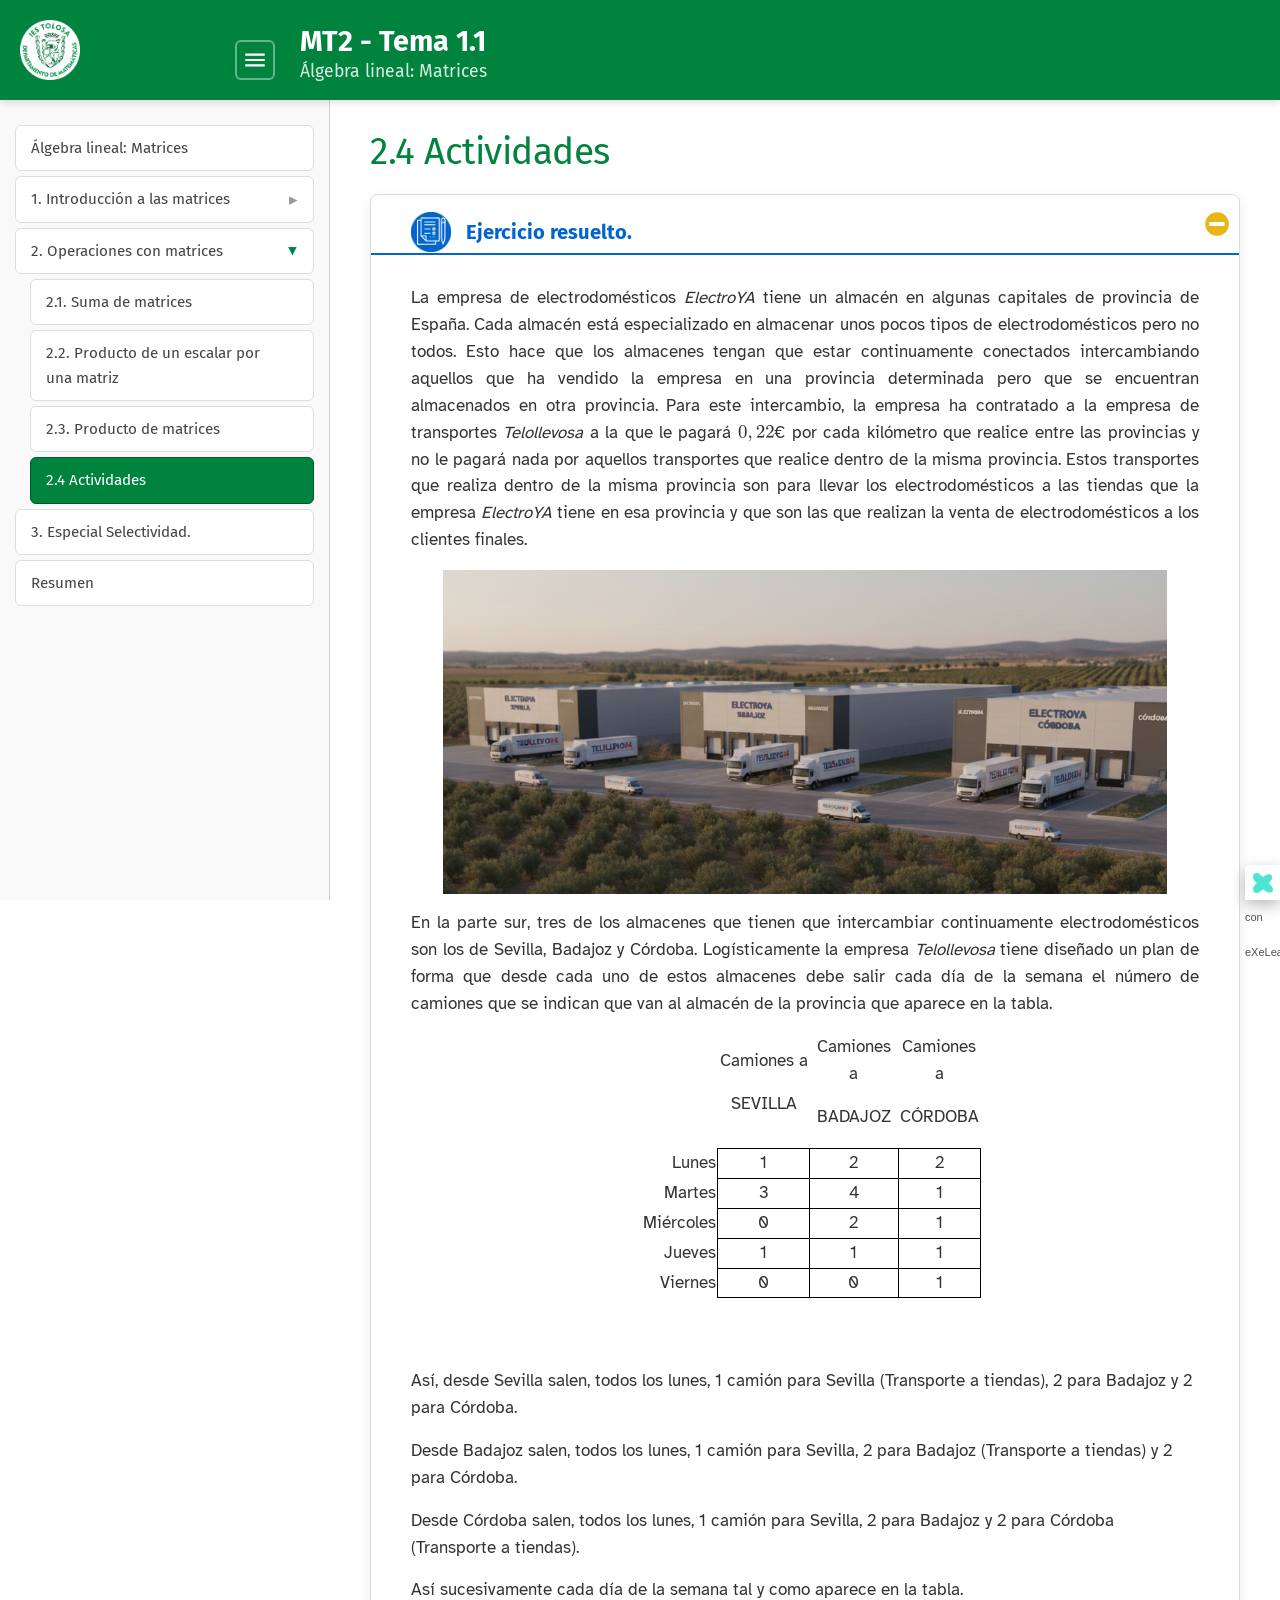
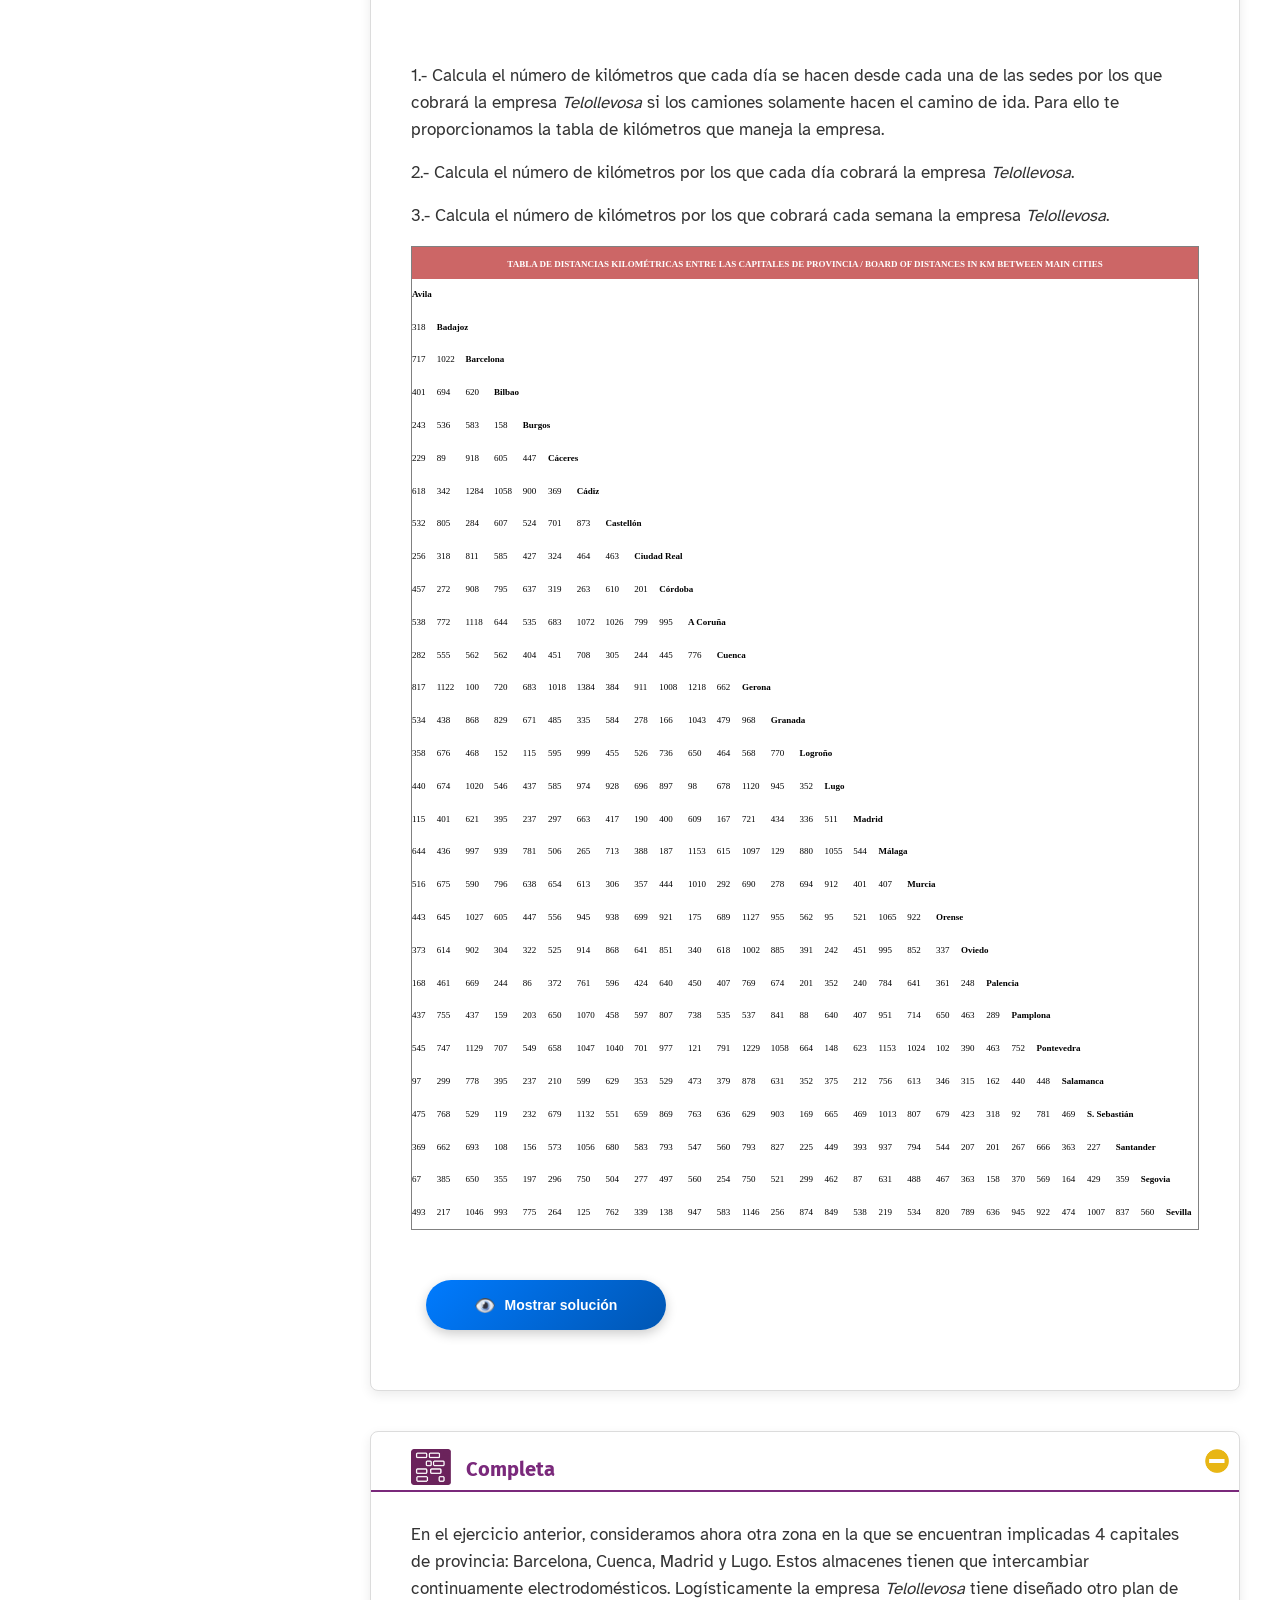
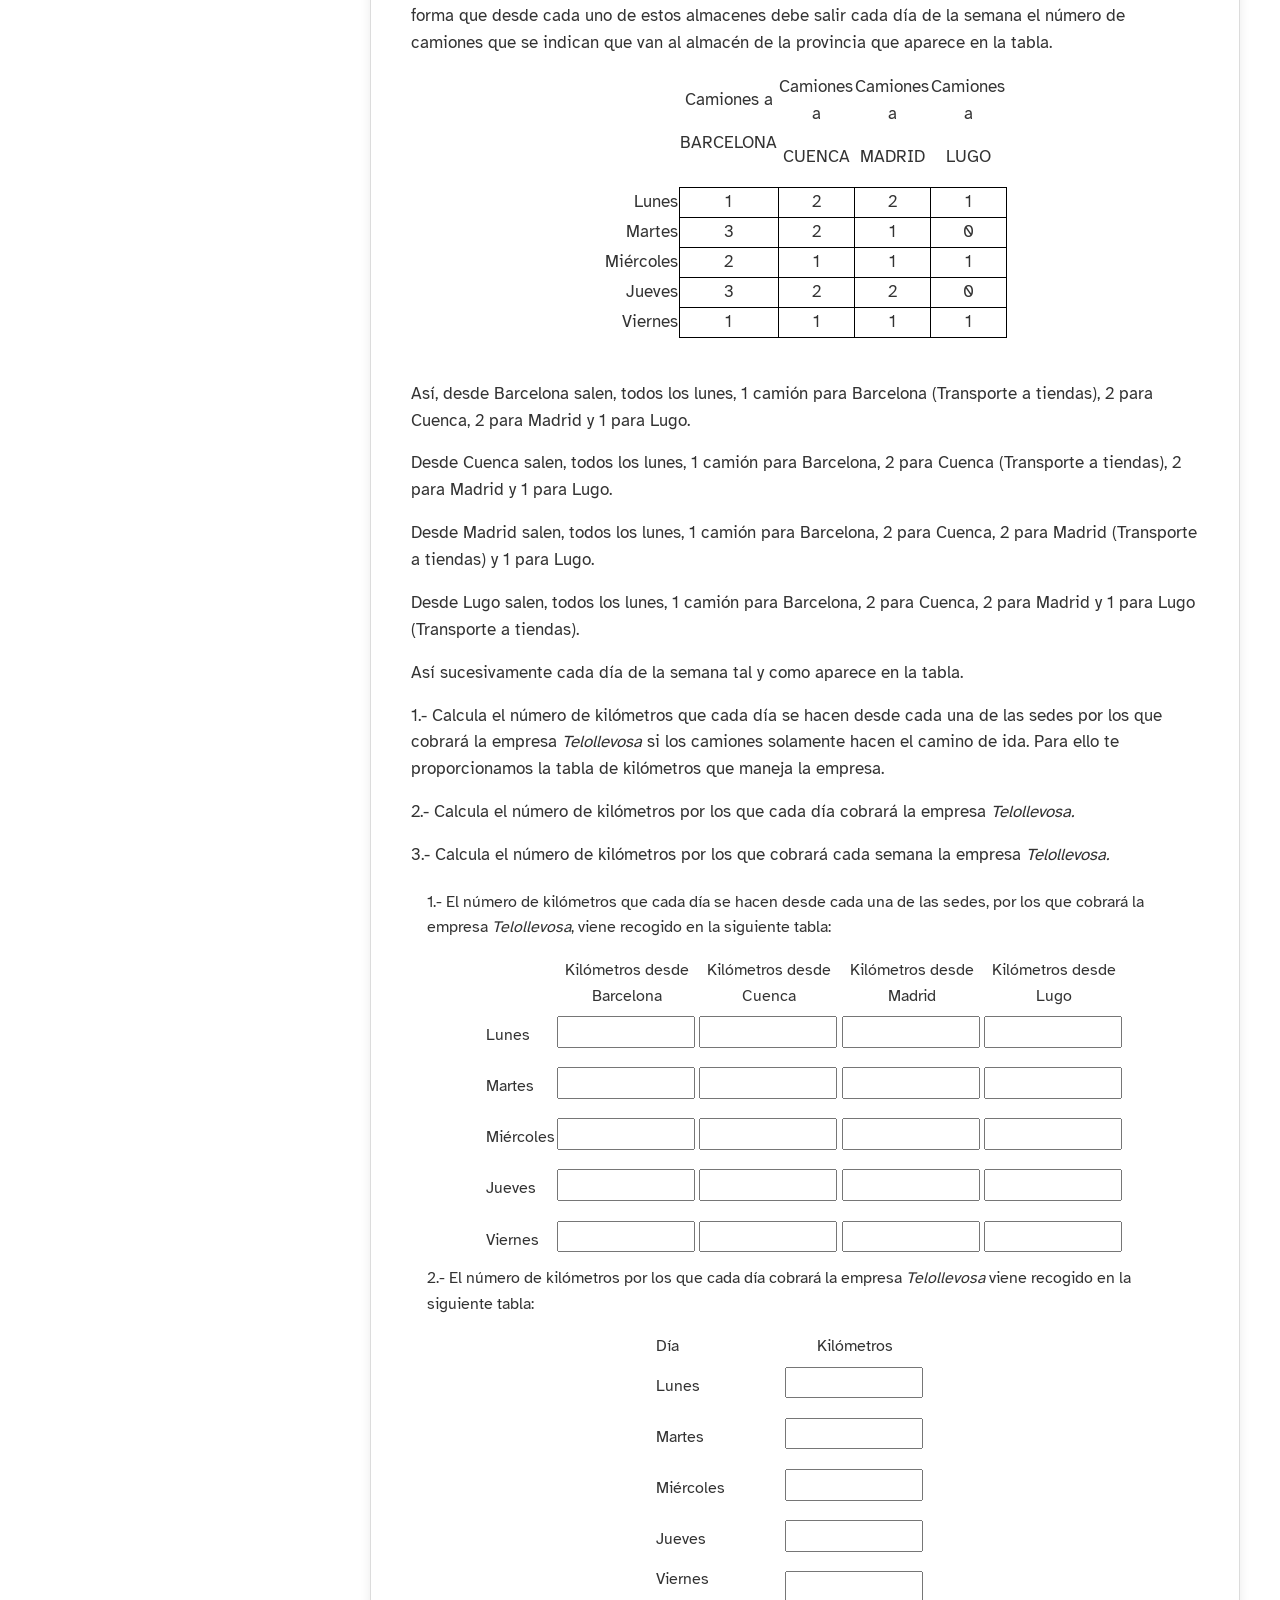
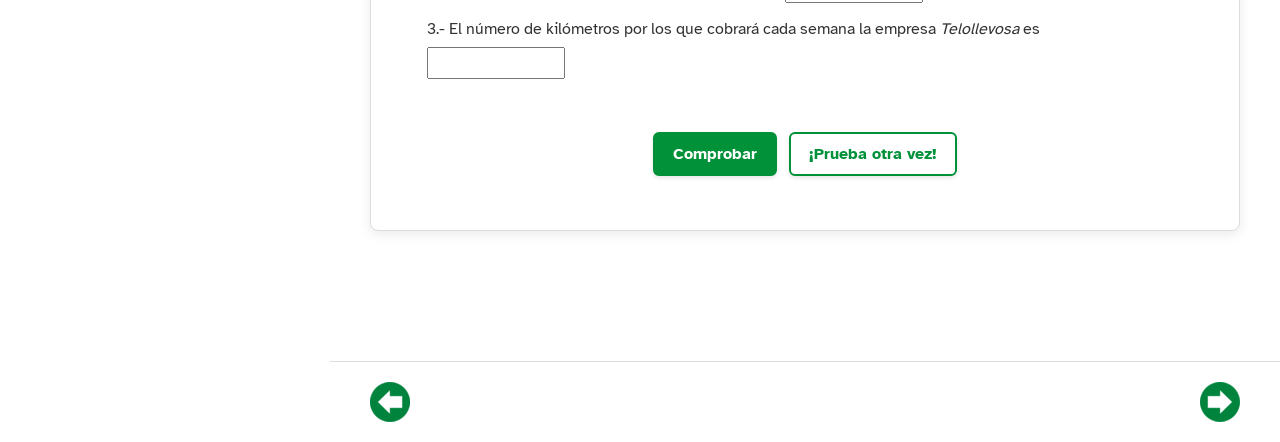
<file: html/24-actividades.html>
<!DOCTYPE html>
<html lang="es" id="exe-page-mobbw63v-ltf28whq9">
<head>
<meta charset="utf-8">
<meta name="generator" content="eXeLearning v4.0.5">
<meta name="viewport" content="width=device-width, initial-scale=1">
<title>2.4 Actividades | MT2 - Tema 1.1</title>
<link rel="icon" type="image/x-icon" href="../libs/favicon.ico">
<meta name="description" content="Curso 2º - Enseñanza Bachillerato
Nombre asignatura/materia: Matemáticas II">
<script>document.querySelector("html").classList.add("js");</script><script src="../libs/jquery/jquery.min.js"> </script><script src="../libs/common_i18n.js"> </script><script src="../libs/common.js"> </script><script src="../libs/exe_export.js"> </script><script src="../libs/bootstrap/bootstrap.bundle.min.js"> </script><link rel="stylesheet" href="../libs/bootstrap/bootstrap.min.css">
<script src="../idevices/text/text.js"></script><link rel="stylesheet" href="../idevices/text/text.css">
<script src="../idevices/complete/complete.js"></script><link rel="stylesheet" href="../idevices/complete/complete.css">
<script src="../libs/jquery-ui/jquery-ui.min.js"> </script>
<link rel="stylesheet" href="../content/css/base.css"><script src="../theme/style.js"> </script><script src="../theme/z-custom-effects.js"> </script><link rel="stylesheet" href="../theme/colores.css"><link rel="stylesheet" href="../theme/comic.css"><link rel="stylesheet" href="../theme/ejercicio.css"><link rel="stylesheet" href="../theme/libreta.css"><link rel="stylesheet" href="../theme/navegacion.css"><link rel="stylesheet" href="../theme/nota-azul.css"><link rel="stylesheet" href="../theme/retroalimentacion.css"><link rel="stylesheet" href="../theme/style.css">
<script src="../libs/exe_math/tex-mml-svg.js"> </script>
</head>
<body class="exe-export exe-web-site">
<script>document.body.className+=" js"</script>
<div class="exe-content exe-export pre-js siteNav-hidden"><a href="#page-mobbw63v-ltf28whq9" id="skipNav">Skip to content</a> <nav id="siteNav">
<ul>
<li> <a href="../index.html" class="main-node no-ch">Álgebra lineal: Matrices</a>
</li>
<li> <a href="../html/1-introduccion-a-las-matrices.html" class="daddy">1. Introducción a las matrices</a>
<ul class="other-section">
<li> <a href="../html/11-concepto-de-matriz.html" class="no-ch">1.1. Concepto de matriz</a>
</li>
<li> <a href="../html/12-tipos-de-matrices.html" class="no-ch">1.2. Tipos de matrices</a>
</li>
<li> <a href="../html/13-concepto-de-submatriz.html" class="no-ch">1.3. Concepto de submatriz</a>
</li>
</ul>
</li>
<li class="current-page-parent"> <a href="../html/2-operaciones-con-matrices.html" class="daddy">2. Operaciones con matrices</a>
<ul class="other-section">
<li> <a href="../html/21-suma-de-matrices.html" class="no-ch">2.1. Suma de matrices</a>
</li>
<li> <a href="../html/22-producto-de-un-escalar-por-una-matriz.html" class="no-ch">2.2. Producto de un escalar por una matriz</a>
</li>
<li> <a href="../html/23-producto-de-matrices.html" class="no-ch">2.3. Producto de matrices</a>
</li>
<li class="active"> <a href="../html/24-actividades.html" class="active no-ch">2.4 Actividades</a>
</li>
</ul>
</li>
<li> <a href="../html/3-especial-selectividad.html" class="no-ch">3. Especial Selectividad.</a>
</li>
<li> <a href="../html/resumen.html" class="no-ch">Resumen</a>
</li>
</ul>
</nav><main id="page-mobbw63v-ltf28whq9" class="page"> 
<header class="main-header">
<div class="package-header"><p class="package-title">MT2 - Tema 1.1</p>
<p class="package-subtitle">Álgebra lineal: Matrices</p></div>
<div class="page-header"><h1 class="page-title">2.4 Actividades</h1></div>
</header><div id="page-content-page-mobbw63v-ltf28whq9" class="page-content">
<article id="block-1772012411961-3ex9zz5iw" class="box caja-azul ejercicio-custom">
<header class="box-head">
<div class="box-icon exe-icon">
<img src="../theme/icons/icon_ejercicioresuelto.png" alt="" style="display:block;object-fit:contain;">
</div>
<h1 class="box-title">Ejercicio resuelto.</h1>
<button class="box-toggle box-toggle-on" title="Toggle content">
<span>Toggle content</span>
</button></header>
<div class="box-content">
<div id="idevice-1772012411961-n4e2h2f3r" class="idevice_node text" data-idevice-path="../idevices/text/" data-idevice-type="text" data-idevice-component-type="json" data-idevice-json-data="{&quot;ideviceId&quot;:&quot;idevice-1772012411961-n4e2h2f3r&quot;}">
<div class="exe-text-template">
    <div class="exe-text-activity"><p style="text-align: justify;">La empresa de electrodomésticos <em>ElectroYA</em> tiene un almacén en algunas capitales de provincia de España. Cada almacén está especializado en almacenar unos pocos tipos de electrodomésticos pero no todos. Esto hace que los almacenes tengan que estar continuamente conectados intercambiando aquellos que ha vendido la empresa en una provincia determinada pero que se encuentran almacenados en otra provincia. Para este intercambio, la empresa ha contratado a la empresa de transportes <em>Telollevosa</em> a la que le pagará \(0,22\)€ por cada kilómetro que realice entre las provincias y no le pagará nada por aquellos transportes que realice dentro de la misma provincia. Estos transportes que realiza dentro de la misma provincia son para llevar los electrodomésticos a las tiendas que la empresa <em>ElectroYA</em> tiene en esa provincia y que son las que realizan la venta de electrodomésticos a los clientes finales.</p>
<p><img src="../content/resources/electroYA.png" width="724" height="324" alt="" style="display: block; margin-left: auto; margin-right: auto;" /></p>
<p style="text-align: justify;">En la parte sur, tres de los almacenes que tienen que intercambiar continuamente electrodomésticos son los de Sevilla, Badajoz y Córdoba. Logísticamente la empresa <em>Telollevosa</em> tiene diseñado un plan de forma que desde cada uno de estos almacenes debe salir cada día de la semana el número de camiones que se indican que van al almacén de la provincia que aparece en la tabla.</p>
<table border="0" style="width: 44.5659%; margin-left: auto; margin-right: auto;">
<tbody>
<tr>
<td style="width: 25.0784%;"><br /></td>
<td style="width: 26.289%; text-align: center;">
<p>Camiones a</p>
<p>SEVILLA</p>
</td>
<td style="width: 25.0806%; text-align: center;">
<p>Camiones a</p>
<p>BADAJOZ</p>
</td>
<td style="width: 23.3466%; text-align: center;">
<p>Camiones a</p>
<p>CÓRDOBA</p>
</td>
</tr>
<tr>
<td style="width: 25.0784%; text-align: right;">Lunes</td>
<td style="width: 26.289%; text-align: center; border: 1px solid #000000;">1</td>
<td style="width: 25.0806%; text-align: center; border: 1px solid #000000;">2</td>
<td style="width: 23.3466%; text-align: center; border: 1px solid #000000;">2</td>
</tr>
<tr>
<td style="width: 25.0784%; text-align: right;">Martes</td>
<td style="width: 26.289%; text-align: center; border: 1px solid #000000;">3</td>
<td style="width: 25.0806%; text-align: center; border: 1px solid #000000;">4</td>
<td style="width: 23.3466%; text-align: center; border: 1px solid #000000;">1</td>
</tr>
<tr>
<td style="width: 25.0784%; text-align: right;">Miércoles</td>
<td style="width: 26.289%; text-align: center; border: 1px solid #000000;">0</td>
<td style="width: 25.0806%; text-align: center; border: 1px solid #000000;">2</td>
<td style="width: 23.3466%; text-align: center; border: 1px solid #000000;">1</td>
</tr>
<tr>
<td style="width: 25.0784%; text-align: right;">Jueves</td>
<td style="width: 26.289%; text-align: center; border: 1px solid #000000;">1</td>
<td style="width: 25.0806%; text-align: center; border: 1px solid #000000;">1</td>
<td style="width: 23.3466%; text-align: center; border: 1px solid #000000;">1</td>
</tr>
<tr>
<td style="width: 25.0784%; text-align: right;">Viernes</td>
<td style="width: 26.289%; text-align: center; border: 1px solid #000000;">0</td>
<td style="width: 25.0806%; text-align: center; border: 1px solid #000000;">0</td>
<td style="width: 23.3466%; text-align: center; border: 1px solid #000000;">1</td>
</tr>
</tbody>
</table>
<p> </p>
<p>  <br />Así, desde Sevilla salen, todos los lunes, 1 camión para Sevilla (Transporte a tiendas), 2 para Badajoz y 2 para Córdoba.</p>
<p>Desde Badajoz salen, todos los lunes, 1 camión para Sevilla, 2 para Badajoz (Transporte a tiendas) y 2 para Córdoba.</p>
<p>Desde Córdoba salen, todos los lunes, 1 camión para Sevilla, 2 para Badajoz y 2 para Córdoba (Transporte a tiendas).</p>
<p>Así sucesivamente cada día de la semana tal y como aparece en la tabla.</p>
<p> </p>
<p>1.- Calcula el número de kilómetros que cada día se hacen desde cada una de las sedes por los que cobrará la empresa <em>Telollevosa</em> si los camiones solamente hacen el camino de ida. Para ello te proporcionamos la tabla de kilómetros que maneja la empresa.</p>
<p>2.- Calcula el número de kilómetros por los que cada día cobrará la empresa <em>Telollevosa</em>.</p>
<p>3.- Calcula el número de kilómetros por los que cobrará cada semana la empresa <em>Telollevosa</em>.</p>
<table style="width: 100%; height: 984px;" border="1" cellspacing="1" cellpadding="0" bgcolor="#ecfffe">
<tbody>
<tr valign="middle" bgcolor="#cc6666" style="border-color: #000000; border-style: double; height: 32.8px;">
<td colspan="47" align="center" height="30" style="height: 32.8px; width: 200.3%;"><span style="color: #ffffff; font-family: Times New Roman; font-size: xx-small;"><strong>TABLA DE DISTANCIAS KILOMÉTRICAS ENTRE LAS CAPITALES DE PROVINCIA / BOARD OF DISTANCES IN KM BETWEEN MAIN CITIES</strong></span></td>
</tr>
<tr valign="top" bgcolor="#ffffff" style="border-color: #000000; border-style: double; height: 32.8px;">
<td colspan="29" align="left" height="2" style="height: 32.8px; width: 100.35%;"><span style="color: #000000; font-family: Times New Roman; font-size: xx-small;"> <strong>Avila</strong></span></td>
</tr>
<tr valign="top" bgcolor="#ffffff" style="border-color: #000000; border-style: double; height: 32.8px;">
<td align="left" style="height: 32.8px; width: 3.2%;"><span style="color: #000000; font-family: Times New Roman; font-size: xx-small;">318</span></td>
<td colspan="28" align="left" style="height: 32.8px; width: 97.15%;"><span style="color: #000000; font-family: Times New Roman; font-size: xx-small;"> <strong>Badajoz</strong></span></td>
</tr>
<tr valign="top" bgcolor="#ffffff" style="border-color: #000000; border-style: double; height: 32.8px;">
<td align="left" height="15" style="height: 32.8px; width: 3.2%;"><span style="color: #000000; font-family: Times New Roman; font-size: xx-small;">717</span></td>
<td align="left" height="15" style="height: 32.8px; width: 3.65%;"><span style="color: #000000; font-family: Times New Roman; font-size: xx-small;">1022</span></td>
<td colspan="27" align="left" height="15" style="height: 32.8px; width: 93.5%;"><span style="color: #000000; font-family: Times New Roman; font-size: xx-small;"> <strong>Barcelona</strong></span></td>
</tr>
<tr valign="top" bgcolor="#ffffff" style="border-color: #000000; border-style: double; height: 32.8px;">
<td align="left" style="height: 32.8px; width: 3.2%;"><span style="color: #000000; font-family: Times New Roman; font-size: xx-small;">401</span></td>
<td align="left" style="height: 32.8px; width: 3.65%;"><span style="color: #000000; font-family: Times New Roman; font-size: xx-small;">694</span></td>
<td align="left" style="height: 32.8px; width: 3.65%;"><span style="color: #000000; font-family: Times New Roman; font-size: xx-small;">620</span></td>
<td colspan="26" align="left" style="height: 32.8px; width: 89.85%;"><span style="color: #000000; font-family: Times New Roman; font-size: xx-small;"> <strong>Bilbao</strong></span></td>
</tr>
<tr valign="top" bgcolor="#ffffff" style="border-color: #000000; border-style: double; height: 32.8px;">
<td align="left" style="height: 32.8px; width: 3.2%;"><span style="color: #000000; font-family: Times New Roman; font-size: xx-small;">243</span></td>
<td align="left" style="height: 32.8px; width: 3.65%;"><span style="color: #000000; font-family: Times New Roman; font-size: xx-small;">536</span></td>
<td align="left" style="height: 32.8px; width: 3.65%;"><span style="color: #000000; font-family: Times New Roman; font-size: xx-small;">583</span></td>
<td align="left" style="height: 32.8px; width: 3.65%;"><span style="color: #000000; font-family: Times New Roman; font-size: xx-small;">158</span></td>
<td colspan="25" align="left" style="height: 32.8px; width: 86.2%;"><span style="color: #000000; font-family: Times New Roman; font-size: xx-small;"> <strong>Burgos</strong></span></td>
</tr>
<tr valign="top" bgcolor="#ffffff" style="border-color: #000000; border-style: double; height: 32.8px;">
<td align="left" style="height: 32.8px; width: 3.2%;"><span style="color: #000000; font-family: Times New Roman; font-size: xx-small;">229</span></td>
<td align="left" style="height: 32.8px; width: 3.65%;"><span style="color: #000000; font-family: Times New Roman; font-size: xx-small;">89</span></td>
<td align="left" style="height: 32.8px; width: 3.65%;"><span style="color: #000000; font-family: Times New Roman; font-size: xx-small;">918</span></td>
<td align="left" style="height: 32.8px; width: 3.65%;"><span style="color: #000000; font-family: Times New Roman; font-size: xx-small;">605</span></td>
<td align="left" style="height: 32.8px; width: 3.2%;"><span style="color: #000000; font-family: Times New Roman; font-size: xx-small;">447</span></td>
<td colspan="24" align="left" style="height: 32.8px; width: 83%;"><span style="color: #000000; font-family: Times New Roman; font-size: xx-small;"> <strong>Cáceres</strong></span></td>
</tr>
<tr valign="top" bgcolor="#ffffff" style="border-color: #000000; border-style: double; height: 32.8px;">
<td align="left" style="height: 32.8px; width: 3.2%;"><span style="color: #000000; font-family: Times New Roman; font-size: xx-small;">618</span></td>
<td align="left" style="height: 32.8px; width: 3.65%;"><span style="color: #000000; font-family: Times New Roman; font-size: xx-small;">342</span></td>
<td align="left" style="height: 32.8px; width: 3.65%;"><span style="color: #000000; font-family: Times New Roman; font-size: xx-small;">1284</span></td>
<td align="left" style="height: 32.8px; width: 3.65%;"><span style="color: #000000; font-family: Times New Roman; font-size: xx-small;">1058</span></td>
<td align="left" style="height: 32.8px; width: 3.2%;"><span style="color: #000000; font-family: Times New Roman; font-size: xx-small;">900</span></td>
<td align="left" style="height: 32.8px; width: 3.65%;"><span style="color: #000000; font-family: Times New Roman; font-size: xx-small;">369</span></td>
<td colspan="23" align="left" style="height: 32.8px; width: 79.35%;"><span style="color: #000000; font-family: Times New Roman; font-size: xx-small;"> <strong>Cádiz</strong></span></td>
</tr>
<tr valign="top" bgcolor="#ffffff" style="border-color: #000000; border-style: double; height: 32.8px;">
<td align="left" style="height: 32.8px; width: 3.2%;"><span style="color: #000000; font-family: Times New Roman; font-size: xx-small;">532</span></td>
<td align="left" style="height: 32.8px; width: 3.65%;"><span style="color: #000000; font-family: Times New Roman; font-size: xx-small;">805</span></td>
<td align="left" style="height: 32.8px; width: 3.65%;"><span style="color: #000000; font-family: Times New Roman; font-size: xx-small;">284</span></td>
<td align="left" style="height: 32.8px; width: 3.65%;"><span style="color: #000000; font-family: Times New Roman; font-size: xx-small;">607</span></td>
<td align="left" style="height: 32.8px; width: 3.2%;"><span style="color: #000000; font-family: Times New Roman; font-size: xx-small;">524</span></td>
<td align="left" style="height: 32.8px; width: 3.65%;"><span style="color: #000000; font-family: Times New Roman; font-size: xx-small;">701</span></td>
<td align="left" style="height: 32.8px; width: 3.65%;"><span style="color: #000000; font-family: Times New Roman; font-size: xx-small;">873</span></td>
<td colspan="22" align="left" style="height: 32.8px; width: 75.7%;"><span style="color: #000000; font-family: Times New Roman; font-size: xx-small;"><strong> Castellón</strong></span></td>
</tr>
<tr valign="top" bgcolor="#ffffff" style="border-color: #000000; border-style: double; height: 32.8px;">
<td align="left" style="height: 32.8px; width: 3.2%;"><span style="color: #000000; font-family: Times New Roman; font-size: xx-small;">256</span></td>
<td align="left" style="height: 32.8px; width: 3.65%;"><span style="color: #000000; font-family: Times New Roman; font-size: xx-small;">318</span></td>
<td align="left" style="height: 32.8px; width: 3.65%;"><span style="color: #000000; font-family: Times New Roman; font-size: xx-small;">811</span></td>
<td align="left" style="height: 32.8px; width: 3.65%;"><span style="color: #000000; font-family: Times New Roman; font-size: xx-small;">585</span></td>
<td align="left" style="height: 32.8px; width: 3.2%;"><span style="color: #000000; font-family: Times New Roman; font-size: xx-small;">427</span></td>
<td align="left" style="height: 32.8px; width: 3.65%;"><span style="color: #000000; font-family: Times New Roman; font-size: xx-small;">324</span></td>
<td align="left" style="height: 32.8px; width: 3.65%;"><span style="color: #000000; font-family: Times New Roman; font-size: xx-small;">464</span></td>
<td align="left" style="height: 32.8px; width: 3.65%;"><span style="color: #000000; font-family: Times New Roman; font-size: xx-small;">463</span></td>
<td colspan="21" align="left" style="height: 32.8px; width: 72.05%;"><span style="color: #000000; font-family: Times New Roman; font-size: xx-small;"><strong> Ciudad Real</strong></span></td>
</tr>
<tr valign="top" bgcolor="#ffffff" style="border-color: #000000; border-style: double; height: 32.8px;">
<td align="left" style="height: 32.8px; width: 3.2%;"><span style="color: #000000; font-family: Times New Roman; font-size: xx-small;">457</span></td>
<td align="left" style="height: 32.8px; width: 3.65%;"><span style="color: #000000; font-family: Times New Roman; font-size: xx-small;">272</span></td>
<td align="left" style="height: 32.8px; width: 3.65%;"><span style="color: #000000; font-family: Times New Roman; font-size: xx-small;">908</span></td>
<td align="left" style="height: 32.8px; width: 3.65%;"><span style="color: #000000; font-family: Times New Roman; font-size: xx-small;">795</span></td>
<td align="left" style="height: 32.8px; width: 3.2%;"><span style="color: #000000; font-family: Times New Roman; font-size: xx-small;">637</span></td>
<td align="left" style="height: 32.8px; width: 3.65%;"><span style="color: #000000; font-family: Times New Roman; font-size: xx-small;">319</span></td>
<td align="left" style="height: 32.8px; width: 3.65%;"><span style="color: #000000; font-family: Times New Roman; font-size: xx-small;">263</span></td>
<td align="left" style="height: 32.8px; width: 3.65%;"><span style="color: #000000; font-family: Times New Roman; font-size: xx-small;">610</span></td>
<td align="left" style="height: 32.8px; width: 3.2%;"><span style="color: #000000; font-family: Times New Roman; font-size: xx-small;">201</span></td>
<td colspan="20" align="left" style="height: 32.8px; width: 68.85%;"><span style="color: #000000; font-family: Times New Roman; font-size: xx-small;"> <strong>Córdoba</strong></span></td>
</tr>
<tr valign="top" bgcolor="#ffffff" style="border-color: #000000; border-style: double; height: 32.8px;">
<td align="left" height="3" style="height: 32.8px; width: 3.2%;"><span style="color: #000000; font-family: Times New Roman; font-size: xx-small;">538</span></td>
<td align="left" height="3" style="height: 32.8px; width: 3.65%;"><span style="color: #000000; font-family: Times New Roman; font-size: xx-small;">772</span></td>
<td align="left" height="3" style="height: 32.8px; width: 3.65%;"><span style="color: #000000; font-family: Times New Roman; font-size: xx-small;">1118</span></td>
<td align="left" height="3" style="height: 32.8px; width: 3.65%;"><span style="color: #000000; font-family: Times New Roman; font-size: xx-small;">644</span></td>
<td align="left" height="3" style="height: 32.8px; width: 3.2%;"><span style="color: #000000; font-family: Times New Roman; font-size: xx-small;">535</span></td>
<td align="left" height="3" style="height: 32.8px; width: 3.65%;"><span style="color: #000000; font-family: Times New Roman; font-size: xx-small;">683</span></td>
<td align="left" height="3" style="height: 32.8px; width: 3.65%;"><span style="color: #000000; font-family: Times New Roman; font-size: xx-small;">1072</span></td>
<td align="left" height="3" style="height: 32.8px; width: 3.65%;"><span style="color: #000000; font-family: Times New Roman; font-size: xx-small;">1026</span></td>
<td align="left" height="3" style="height: 32.8px; width: 3.2%;"><span style="color: #000000; font-family: Times New Roman; font-size: xx-small;">799</span></td>
<td align="left" height="3" style="height: 32.8px; width: 3.65%;"><span style="color: #000000; font-family: Times New Roman; font-size: xx-small;">995</span></td>
<td colspan="19" align="left" height="3" style="height: 32.8px; width: 65.2%;"><span style="color: #000000; font-family: Times New Roman; font-size: xx-small;"><strong> A Coruña</strong></span></td>
</tr>
<tr valign="top" bgcolor="#ffffff" style="border-color: #000000; border-style: double; height: 32.8px;">
<td align="left" style="height: 32.8px; width: 3.2%;"><span style="color: #000000; font-family: Times New Roman; font-size: xx-small;">282</span></td>
<td align="left" style="height: 32.8px; width: 3.65%;"><span style="color: #000000; font-family: Times New Roman; font-size: xx-small;">555</span></td>
<td align="left" style="height: 32.8px; width: 3.65%;"><span style="color: #000000; font-family: Times New Roman; font-size: xx-small;">562</span></td>
<td align="left" style="height: 32.8px; width: 3.65%;"><span style="color: #000000; font-family: Times New Roman; font-size: xx-small;">562</span></td>
<td align="left" style="height: 32.8px; width: 3.2%;"><span style="color: #000000; font-family: Times New Roman; font-size: xx-small;">404</span></td>
<td align="left" style="height: 32.8px; width: 3.65%;"><span style="color: #000000; font-family: Times New Roman; font-size: xx-small;">451</span></td>
<td align="left" style="height: 32.8px; width: 3.65%;"><span style="color: #000000; font-family: Times New Roman; font-size: xx-small;">708</span></td>
<td align="left" style="height: 32.8px; width: 3.65%;"><span style="color: #000000; font-family: Times New Roman; font-size: xx-small;">305</span></td>
<td align="left" style="height: 32.8px; width: 3.2%;"><span style="color: #000000; font-family: Times New Roman; font-size: xx-small;">244</span></td>
<td align="left" style="height: 32.8px; width: 3.65%;"><span style="color: #000000; font-family: Times New Roman; font-size: xx-small;">445</span></td>
<td align="left" style="height: 32.8px; width: 3.65%;"><span style="color: #000000; font-family: Times New Roman; font-size: xx-small;">776</span></td>
<td colspan="18" align="left" style="height: 32.8px; width: 61.55%;"><span style="color: #000000; font-family: Times New Roman; font-size: xx-small;"> <strong>Cuenca</strong></span></td>
</tr>
<tr valign="top" bgcolor="#ffffff" style="border-color: #000000; border-style: double; height: 32.8px;">
<td align="left" style="height: 32.8px; width: 3.2%;"><span style="color: #000000; font-family: Times New Roman; font-size: xx-small;">817</span></td>
<td align="left" style="height: 32.8px; width: 3.65%;"><span style="color: #000000; font-family: Times New Roman; font-size: xx-small;">1122</span></td>
<td align="left" style="height: 32.8px; width: 3.65%;"><span style="color: #000000; font-family: Times New Roman; font-size: xx-small;">100</span></td>
<td align="left" style="height: 32.8px; width: 3.65%;"><span style="color: #000000; font-family: Times New Roman; font-size: xx-small;">720</span></td>
<td align="left" style="height: 32.8px; width: 3.2%;"><span style="color: #000000; font-family: Times New Roman; font-size: xx-small;">683</span></td>
<td align="left" style="height: 32.8px; width: 3.65%;"><span style="color: #000000; font-family: Times New Roman; font-size: xx-small;">1018</span></td>
<td align="left" style="height: 32.8px; width: 3.65%;"><span style="color: #000000; font-family: Times New Roman; font-size: xx-small;">1384</span></td>
<td align="left" style="height: 32.8px; width: 3.65%;"><span style="color: #000000; font-family: Times New Roman; font-size: xx-small;">384</span></td>
<td align="left" style="height: 32.8px; width: 3.2%;"><span style="color: #000000; font-family: Times New Roman; font-size: xx-small;">911</span></td>
<td align="left" style="height: 32.8px; width: 3.65%;"><span style="color: #000000; font-family: Times New Roman; font-size: xx-small;">1008</span></td>
<td align="left" style="height: 32.8px; width: 3.65%;"><span style="color: #000000; font-family: Times New Roman; font-size: xx-small;">1218</span></td>
<td align="left" style="height: 32.8px; width: 3.2%;"><span style="color: #000000; font-family: Times New Roman; font-size: xx-small;">662</span></td>
<td colspan="17" align="left" style="height: 32.8px; width: 58.35%;"><span style="color: #000000; font-family: Times New Roman; font-size: xx-small;"> <strong>Gerona</strong></span></td>
</tr>
<tr valign="top" bgcolor="#ffffff" style="border-color: #000000; border-style: double; height: 32.8px;">
<td align="left" style="height: 32.8px; width: 3.2%;"><span style="color: #000000; font-family: Times New Roman; font-size: xx-small;">534</span></td>
<td align="left" style="height: 32.8px; width: 3.65%;"><span style="color: #000000; font-family: Times New Roman; font-size: xx-small;">438</span></td>
<td align="left" style="height: 32.8px; width: 3.65%;"><span style="color: #000000; font-family: Times New Roman; font-size: xx-small;">868</span></td>
<td align="left" style="height: 32.8px; width: 3.65%;"><span style="color: #000000; font-family: Times New Roman; font-size: xx-small;">829</span></td>
<td align="left" style="height: 32.8px; width: 3.2%;"><span style="color: #000000; font-family: Times New Roman; font-size: xx-small;">671</span></td>
<td align="left" style="height: 32.8px; width: 3.65%;"><span style="color: #000000; font-family: Times New Roman; font-size: xx-small;">485</span></td>
<td align="left" style="height: 32.8px; width: 3.65%;"><span style="color: #000000; font-family: Times New Roman; font-size: xx-small;">335</span></td>
<td align="left" style="height: 32.8px; width: 3.65%;"><span style="color: #000000; font-family: Times New Roman; font-size: xx-small;">584</span></td>
<td align="left" style="height: 32.8px; width: 3.2%;"><span style="color: #000000; font-family: Times New Roman; font-size: xx-small;">278</span></td>
<td align="left" style="height: 32.8px; width: 3.65%;"><span style="color: #000000; font-family: Times New Roman; font-size: xx-small;">166</span></td>
<td align="left" style="height: 32.8px; width: 3.65%;"><span style="color: #000000; font-family: Times New Roman; font-size: xx-small;">1043</span></td>
<td align="left" style="height: 32.8px; width: 3.2%;"><span style="color: #000000; font-family: Times New Roman; font-size: xx-small;">479</span></td>
<td align="left" style="height: 32.8px; width: 3.65%;"><span style="color: #000000; font-family: Times New Roman; font-size: xx-small;">968</span></td>
<td colspan="16" align="left" style="height: 32.8px; width: 54.7%;"><span style="color: #000000; font-family: Times New Roman; font-size: xx-small;"> <strong>Granada</strong></span></td>
</tr>
<tr valign="top" bgcolor="#ffffff" style="border-color: #000000; border-style: double; height: 32.8px;">
<td align="left" style="height: 32.8px; width: 3.2%;"><span style="color: #000000; font-family: Times New Roman; font-size: xx-small;">358</span></td>
<td align="left" style="height: 32.8px; width: 3.65%;"><span style="color: #000000; font-family: Times New Roman; font-size: xx-small;">676</span></td>
<td align="left" style="height: 32.8px; width: 3.65%;"><span style="color: #000000; font-family: Times New Roman; font-size: xx-small;">468</span></td>
<td align="left" style="height: 32.8px; width: 3.65%;"><span style="color: #000000; font-family: Times New Roman; font-size: xx-small;">152</span></td>
<td align="left" style="height: 32.8px; width: 3.2%;"><span style="color: #000000; font-family: Times New Roman; font-size: xx-small;">115</span></td>
<td align="left" style="height: 32.8px; width: 3.65%;"><span style="color: #000000; font-family: Times New Roman; font-size: xx-small;">595</span></td>
<td align="left" style="height: 32.8px; width: 3.65%;"><span style="color: #000000; font-family: Times New Roman; font-size: xx-small;">999</span></td>
<td align="left" style="height: 32.8px; width: 3.65%;"><span style="color: #000000; font-family: Times New Roman; font-size: xx-small;">455</span></td>
<td align="left" style="height: 32.8px; width: 3.2%;"><span style="color: #000000; font-family: Times New Roman; font-size: xx-small;">526</span></td>
<td align="left" style="height: 32.8px; width: 3.65%;"><span style="color: #000000; font-family: Times New Roman; font-size: xx-small;">736</span></td>
<td align="left" style="height: 32.8px; width: 3.65%;"><span style="color: #000000; font-family: Times New Roman; font-size: xx-small;">650</span></td>
<td align="left" style="height: 32.8px; width: 3.2%;"><span style="color: #000000; font-family: Times New Roman; font-size: xx-small;">464</span></td>
<td align="left" style="height: 32.8px; width: 3.65%;"><span style="color: #000000; font-family: Times New Roman; font-size: xx-small;">568</span></td>
<td align="left" style="height: 32.8px; width: 3.65%;"><span style="color: #000000; font-family: Times New Roman; font-size: xx-small;">770</span></td>
<td colspan="15" align="left" style="height: 32.8px; width: 51.05%;"><span style="color: #000000; font-family: Times New Roman; font-size: xx-small;"> <strong>Logroño</strong></span></td>
</tr>
<tr valign="top" bgcolor="#ffffff" style="border-color: #000000; border-style: double; height: 32.8px;">
<td align="left" style="height: 32.8px; width: 3.2%;"><span style="color: #000000; font-family: Times New Roman; font-size: xx-small;">440</span></td>
<td align="left" style="height: 32.8px; width: 3.65%;"><span style="color: #000000; font-family: Times New Roman; font-size: xx-small;">674</span></td>
<td align="left" style="height: 32.8px; width: 3.65%;"><span style="color: #000000; font-family: Times New Roman; font-size: xx-small;">1020</span></td>
<td align="left" style="height: 32.8px; width: 3.65%;"><span style="color: #000000; font-family: Times New Roman; font-size: xx-small;">546</span></td>
<td align="left" style="height: 32.8px; width: 3.2%;"><span style="color: #000000; font-family: Times New Roman; font-size: xx-small;">437</span></td>
<td align="left" style="height: 32.8px; width: 3.65%;"><span style="color: #000000; font-family: Times New Roman; font-size: xx-small;">585</span></td>
<td align="left" style="height: 32.8px; width: 3.65%;"><span style="color: #000000; font-family: Times New Roman; font-size: xx-small;">974</span></td>
<td align="left" style="height: 32.8px; width: 3.65%;"><span style="color: #000000; font-family: Times New Roman; font-size: xx-small;">928</span></td>
<td align="left" style="height: 32.8px; width: 3.2%;"><span style="color: #000000; font-family: Times New Roman; font-size: xx-small;">696</span></td>
<td align="left" style="height: 32.8px; width: 3.65%;"><span style="color: #000000; font-family: Times New Roman; font-size: xx-small;">897</span></td>
<td align="left" style="height: 32.8px; width: 3.65%;"><span style="color: #000000; font-family: Times New Roman; font-size: xx-small;">98</span></td>
<td align="left" style="height: 32.8px; width: 3.2%;"><span style="color: #000000; font-family: Times New Roman; font-size: xx-small;">678</span></td>
<td align="left" style="height: 32.8px; width: 3.65%;"><span style="color: #000000; font-family: Times New Roman; font-size: xx-small;">1120</span></td>
<td align="left" style="height: 32.8px; width: 3.65%;"><span style="color: #000000; font-family: Times New Roman; font-size: xx-small;">945</span></td>
<td align="left" style="height: 32.8px; width: 3.2%;"><span style="color: #000000; font-family: Times New Roman; font-size: xx-small;">352</span></td>
<td colspan="14" align="left" style="height: 32.8px; width: 47.85%;"><span style="color: #000000; font-family: Times New Roman; font-size: xx-small;"> <strong>Lugo</strong></span></td>
</tr>
<tr valign="top" bgcolor="#ffffff" style="border-color: #000000; border-style: double; height: 32.8px;">
<td align="left" style="height: 32.8px; width: 3.2%;"><span style="color: #000000; font-family: Times New Roman; font-size: xx-small;">115</span></td>
<td align="left" style="height: 32.8px; width: 3.65%;"><span style="color: #000000; font-family: Times New Roman; font-size: xx-small;">401</span></td>
<td align="left" style="height: 32.8px; width: 3.65%;"><span style="color: #000000; font-family: Times New Roman; font-size: xx-small;">621</span></td>
<td align="left" style="height: 32.8px; width: 3.65%;"><span style="color: #000000; font-family: Times New Roman; font-size: xx-small;">395</span></td>
<td align="left" style="height: 32.8px; width: 3.2%;"><span style="color: #000000; font-family: Times New Roman; font-size: xx-small;">237</span></td>
<td align="left" style="height: 32.8px; width: 3.65%;"><span style="color: #000000; font-family: Times New Roman; font-size: xx-small;">297</span></td>
<td align="left" style="height: 32.8px; width: 3.65%;"><span style="color: #000000; font-family: Times New Roman; font-size: xx-small;">663</span></td>
<td align="left" style="height: 32.8px; width: 3.65%;"><span style="color: #000000; font-family: Times New Roman; font-size: xx-small;">417</span></td>
<td align="left" style="height: 32.8px; width: 3.2%;"><span style="color: #000000; font-family: Times New Roman; font-size: xx-small;">190</span></td>
<td align="left" style="height: 32.8px; width: 3.65%;"><span style="color: #000000; font-family: Times New Roman; font-size: xx-small;">400</span></td>
<td align="left" style="height: 32.8px; width: 3.65%;"><span style="color: #000000; font-family: Times New Roman; font-size: xx-small;">609</span></td>
<td align="left" style="height: 32.8px; width: 3.2%;"><span style="color: #000000; font-family: Times New Roman; font-size: xx-small;">167</span></td>
<td align="left" style="height: 32.8px; width: 3.65%;"><span style="color: #000000; font-family: Times New Roman; font-size: xx-small;">721</span></td>
<td align="left" style="height: 32.8px; width: 3.65%;"><span style="color: #000000; font-family: Times New Roman; font-size: xx-small;">434</span></td>
<td align="left" style="height: 32.8px; width: 3.2%;"><span style="color: #000000; font-family: Times New Roman; font-size: xx-small;">336</span></td>
<td align="left" style="height: 32.8px; width: 3.65%;"><span style="color: #000000; font-family: Times New Roman; font-size: xx-small;">511</span></td>
<td colspan="13" align="left" style="height: 32.8px; width: 44.2%;"><span style="color: #000000; font-family: Times New Roman; font-size: xx-small;"> <strong>Madrid</strong></span></td>
</tr>
<tr valign="top" bgcolor="#ffffff" style="border-color: #000000; border-style: double; height: 32.8px;">
<td align="left" style="height: 32.8px; width: 3.2%;"><span style="color: #000000; font-family: Times New Roman; font-size: xx-small;">644</span></td>
<td align="left" style="height: 32.8px; width: 3.65%;"><span style="color: #000000; font-family: Times New Roman; font-size: xx-small;">436</span></td>
<td align="left" style="height: 32.8px; width: 3.65%;"><span style="color: #000000; font-family: Times New Roman; font-size: xx-small;">997</span></td>
<td align="left" style="height: 32.8px; width: 3.65%;"><span style="color: #000000; font-family: Times New Roman; font-size: xx-small;">939</span></td>
<td align="left" style="height: 32.8px; width: 3.2%;"><span style="color: #000000; font-family: Times New Roman; font-size: xx-small;">781</span></td>
<td align="left" style="height: 32.8px; width: 3.65%;"><span style="color: #000000; font-family: Times New Roman; font-size: xx-small;">506</span></td>
<td align="left" style="height: 32.8px; width: 3.65%;"><span style="color: #000000; font-family: Times New Roman; font-size: xx-small;">265</span></td>
<td align="left" style="height: 32.8px; width: 3.65%;"><span style="color: #000000; font-family: Times New Roman; font-size: xx-small;">713</span></td>
<td align="left" style="height: 32.8px; width: 3.2%;"><span style="color: #000000; font-family: Times New Roman; font-size: xx-small;">388</span></td>
<td align="left" style="height: 32.8px; width: 3.65%;"><span style="color: #000000; font-family: Times New Roman; font-size: xx-small;">187</span></td>
<td align="left" style="height: 32.8px; width: 3.65%;"><span style="color: #000000; font-family: Times New Roman; font-size: xx-small;">1153</span></td>
<td align="left" style="height: 32.8px; width: 3.2%;"><span style="color: #000000; font-family: Times New Roman; font-size: xx-small;">615</span></td>
<td align="left" style="height: 32.8px; width: 3.65%;"><span style="color: #000000; font-family: Times New Roman; font-size: xx-small;">1097</span></td>
<td align="left" style="height: 32.8px; width: 3.65%;"><span style="color: #000000; font-family: Times New Roman; font-size: xx-small;">129</span></td>
<td align="left" style="height: 32.8px; width: 3.2%;"><span style="color: #000000; font-family: Times New Roman; font-size: xx-small;">880</span></td>
<td align="left" style="height: 32.8px; width: 3.65%;"><span style="color: #000000; font-family: Times New Roman; font-size: xx-small;">1055</span></td>
<td align="left" style="height: 32.8px; width: 3.2%;"><span style="color: #000000; font-family: Times New Roman; font-size: xx-small;">544</span></td>
<td colspan="12" align="left" style="height: 32.8px; width: 41%;"><span style="color: #000000; font-family: Times New Roman; font-size: xx-small;"> <strong>Málaga</strong></span></td>
</tr>
<tr valign="top" bgcolor="#ffffff" style="border-color: #000000; border-style: double; height: 32.8px;">
<td align="left" style="height: 32.8px; width: 3.2%;"><span style="color: #000000; font-family: Times New Roman; font-size: xx-small;">516</span></td>
<td align="left" style="height: 32.8px; width: 3.65%;"><span style="color: #000000; font-family: Times New Roman; font-size: xx-small;">675</span></td>
<td align="left" style="height: 32.8px; width: 3.65%;"><span style="color: #000000; font-family: Times New Roman; font-size: xx-small;">590</span></td>
<td align="left" style="height: 32.8px; width: 3.65%;"><span style="color: #000000; font-family: Times New Roman; font-size: xx-small;">796</span></td>
<td align="left" style="height: 32.8px; width: 3.2%;"><span style="color: #000000; font-family: Times New Roman; font-size: xx-small;">638</span></td>
<td align="left" style="height: 32.8px; width: 3.65%;"><span style="color: #000000; font-family: Times New Roman; font-size: xx-small;">654</span></td>
<td align="left" style="height: 32.8px; width: 3.65%;"><span style="color: #000000; font-family: Times New Roman; font-size: xx-small;">613</span></td>
<td align="left" style="height: 32.8px; width: 3.65%;"><span style="color: #000000; font-family: Times New Roman; font-size: xx-small;">306</span></td>
<td align="left" style="height: 32.8px; width: 3.2%;"><span style="color: #000000; font-family: Times New Roman; font-size: xx-small;">357</span></td>
<td align="left" style="height: 32.8px; width: 3.65%;"><span style="color: #000000; font-family: Times New Roman; font-size: xx-small;">444</span></td>
<td align="left" style="height: 32.8px; width: 3.65%;"><span style="color: #000000; font-family: Times New Roman; font-size: xx-small;">1010</span></td>
<td align="left" style="height: 32.8px; width: 3.2%;"><span style="color: #000000; font-family: Times New Roman; font-size: xx-small;">292</span></td>
<td align="left" style="height: 32.8px; width: 3.65%;"><span style="color: #000000; font-family: Times New Roman; font-size: xx-small;">690</span></td>
<td align="left" style="height: 32.8px; width: 3.65%;"><span style="color: #000000; font-family: Times New Roman; font-size: xx-small;">278</span></td>
<td align="left" style="height: 32.8px; width: 3.2%;"><span style="color: #000000; font-family: Times New Roman; font-size: xx-small;">694</span></td>
<td align="left" style="height: 32.8px; width: 3.65%;"><span style="color: #000000; font-family: Times New Roman; font-size: xx-small;">912</span></td>
<td align="left" style="height: 32.8px; width: 3.2%;"><span style="color: #000000; font-family: Times New Roman; font-size: xx-small;">401</span></td>
<td align="left" style="height: 32.8px; width: 3.65%;"><span style="color: #000000; font-family: Times New Roman; font-size: xx-small;">407</span></td>
<td colspan="11" align="left" style="height: 32.8px; width: 37.35%;"><span style="color: #000000; font-family: Times New Roman; font-size: xx-small;"> <strong>Murcia</strong></span></td>
</tr>
<tr valign="top" bgcolor="#ffffff" style="border-color: #000000; border-style: double; height: 32.8px;">
<td align="left" style="height: 32.8px; width: 3.2%;"><span style="color: #000000; font-family: Times New Roman; font-size: xx-small;">443</span></td>
<td align="left" style="height: 32.8px; width: 3.65%;"><span style="color: #000000; font-family: Times New Roman; font-size: xx-small;">645</span></td>
<td align="left" style="height: 32.8px; width: 3.65%;"><span style="color: #000000; font-family: Times New Roman; font-size: xx-small;">1027</span></td>
<td align="left" style="height: 32.8px; width: 3.65%;"><span style="color: #000000; font-family: Times New Roman; font-size: xx-small;">605</span></td>
<td align="left" style="height: 32.8px; width: 3.2%;"><span style="color: #000000; font-family: Times New Roman; font-size: xx-small;">447</span></td>
<td align="left" style="height: 32.8px; width: 3.65%;"><span style="color: #000000; font-family: Times New Roman; font-size: xx-small;">556</span></td>
<td align="left" style="height: 32.8px; width: 3.65%;"><span style="color: #000000; font-family: Times New Roman; font-size: xx-small;">945</span></td>
<td align="left" style="height: 32.8px; width: 3.65%;"><span style="color: #000000; font-family: Times New Roman; font-size: xx-small;">938</span></td>
<td align="left" style="height: 32.8px; width: 3.2%;"><span style="color: #000000; font-family: Times New Roman; font-size: xx-small;">699</span></td>
<td align="left" style="height: 32.8px; width: 3.65%;"><span style="color: #000000; font-family: Times New Roman; font-size: xx-small;">921</span></td>
<td align="left" style="height: 32.8px; width: 3.65%;"><span style="color: #000000; font-family: Times New Roman; font-size: xx-small;">175</span></td>
<td align="left" style="height: 32.8px; width: 3.2%;"><span style="color: #000000; font-family: Times New Roman; font-size: xx-small;">689</span></td>
<td align="left" style="height: 32.8px; width: 3.65%;"><span style="color: #000000; font-family: Times New Roman; font-size: xx-small;">1127</span></td>
<td align="left" style="height: 32.8px; width: 3.65%;"><span style="color: #000000; font-family: Times New Roman; font-size: xx-small;">955</span></td>
<td align="left" style="height: 32.8px; width: 3.2%;"><span style="color: #000000; font-family: Times New Roman; font-size: xx-small;">562</span></td>
<td align="left" style="height: 32.8px; width: 3.65%;"><span style="color: #000000; font-family: Times New Roman; font-size: xx-small;">95</span></td>
<td align="left" style="height: 32.8px; width: 3.2%;"><span style="color: #000000; font-family: Times New Roman; font-size: xx-small;">521</span></td>
<td align="left" style="height: 32.8px; width: 3.65%;"><span style="color: #000000; font-family: Times New Roman; font-size: xx-small;">1065</span></td>
<td align="left" style="height: 32.8px; width: 3.65%;"><span style="color: #000000; font-family: Times New Roman; font-size: xx-small;">922</span></td>
<td colspan="10" align="left" style="height: 32.8px; width: 33.7%;"><span style="color: #000000; font-family: Times New Roman; font-size: xx-small;"> <strong>Orense</strong></span></td>
</tr>
<tr valign="top" bgcolor="#ffffff" style="border-color: #000000; border-style: double; height: 32.8px;">
<td align="left" style="height: 32.8px; width: 3.2%;"><span style="color: #000000; font-family: Times New Roman; font-size: xx-small;">373</span></td>
<td align="left" style="height: 32.8px; width: 3.65%;"><span style="color: #000000; font-family: Times New Roman; font-size: xx-small;">614</span></td>
<td align="left" style="height: 32.8px; width: 3.65%;"><span style="color: #000000; font-family: Times New Roman; font-size: xx-small;">902</span></td>
<td align="left" style="height: 32.8px; width: 3.65%;"><span style="color: #000000; font-family: Times New Roman; font-size: xx-small;">304</span></td>
<td align="left" style="height: 32.8px; width: 3.2%;"><span style="color: #000000; font-family: Times New Roman; font-size: xx-small;">322</span></td>
<td align="left" style="height: 32.8px; width: 3.65%;"><span style="color: #000000; font-family: Times New Roman; font-size: xx-small;">525</span></td>
<td align="left" style="height: 32.8px; width: 3.65%;"><span style="color: #000000; font-family: Times New Roman; font-size: xx-small;">914</span></td>
<td align="left" style="height: 32.8px; width: 3.65%;"><span style="color: #000000; font-family: Times New Roman; font-size: xx-small;">868</span></td>
<td align="left" style="height: 32.8px; width: 3.2%;"><span style="color: #000000; font-family: Times New Roman; font-size: xx-small;">641</span></td>
<td align="left" style="height: 32.8px; width: 3.65%;"><span style="color: #000000; font-family: Times New Roman; font-size: xx-small;">851</span></td>
<td align="left" style="height: 32.8px; width: 3.65%;"><span style="color: #000000; font-family: Times New Roman; font-size: xx-small;">340</span></td>
<td align="left" style="height: 32.8px; width: 3.2%;"><span style="color: #000000; font-family: Times New Roman; font-size: xx-small;">618</span></td>
<td align="left" style="height: 32.8px; width: 3.65%;"><span style="color: #000000; font-family: Times New Roman; font-size: xx-small;">1002</span></td>
<td align="left" style="height: 32.8px; width: 3.65%;"><span style="color: #000000; font-family: Times New Roman; font-size: xx-small;">885</span></td>
<td align="left" style="height: 32.8px; width: 3.2%;"><span style="color: #000000; font-family: Times New Roman; font-size: xx-small;">391</span></td>
<td align="left" style="height: 32.8px; width: 3.65%;"><span style="color: #000000; font-family: Times New Roman; font-size: xx-small;">242</span></td>
<td align="left" style="height: 32.8px; width: 3.2%;"><span style="color: #000000; font-family: Times New Roman; font-size: xx-small;">451</span></td>
<td align="left" style="height: 32.8px; width: 3.65%;"><span style="color: #000000; font-family: Times New Roman; font-size: xx-small;">995</span></td>
<td align="left" style="height: 32.8px; width: 3.65%;"><span style="color: #000000; font-family: Times New Roman; font-size: xx-small;">852</span></td>
<td align="left" style="height: 32.8px; width: 3.2%;"><span style="color: #000000; font-family: Times New Roman; font-size: xx-small;">337</span></td>
<td colspan="9" align="left" style="height: 32.8px; width: 30.5%;"><span style="color: #000000; font-family: Times New Roman; font-size: xx-small;"> <strong>Oviedo</strong></span></td>
</tr>
<tr valign="top" bgcolor="#ffffff" style="border-color: #000000; border-style: double; height: 32.8px;">
<td align="left" style="height: 32.8px; width: 3.2%;"><span style="color: #000000; font-family: Times New Roman; font-size: xx-small;">168</span></td>
<td align="left" style="height: 32.8px; width: 3.65%;"><span style="color: #000000; font-family: Times New Roman; font-size: xx-small;">461</span></td>
<td align="left" style="height: 32.8px; width: 3.65%;"><span style="color: #000000; font-family: Times New Roman; font-size: xx-small;">669</span></td>
<td align="left" style="height: 32.8px; width: 3.65%;"><span style="color: #000000; font-family: Times New Roman; font-size: xx-small;">244</span></td>
<td align="left" style="height: 32.8px; width: 3.2%;"><span style="color: #000000; font-family: Times New Roman; font-size: xx-small;">86</span></td>
<td align="left" style="height: 32.8px; width: 3.65%;"><span style="color: #000000; font-family: Times New Roman; font-size: xx-small;">372</span></td>
<td align="left" style="height: 32.8px; width: 3.65%;"><span style="color: #000000; font-family: Times New Roman; font-size: xx-small;">761</span></td>
<td align="left" style="height: 32.8px; width: 3.65%;"><span style="color: #000000; font-family: Times New Roman; font-size: xx-small;">596</span></td>
<td align="left" style="height: 32.8px; width: 3.2%;"><span style="color: #000000; font-family: Times New Roman; font-size: xx-small;">424</span></td>
<td align="left" style="height: 32.8px; width: 3.65%;"><span style="color: #000000; font-family: Times New Roman; font-size: xx-small;">640</span></td>
<td align="left" style="height: 32.8px; width: 3.65%;"><span style="color: #000000; font-family: Times New Roman; font-size: xx-small;">450</span></td>
<td align="left" style="height: 32.8px; width: 3.2%;"><span style="color: #000000; font-family: Times New Roman; font-size: xx-small;">407</span></td>
<td align="left" style="height: 32.8px; width: 3.65%;"><span style="color: #000000; font-family: Times New Roman; font-size: xx-small;">769</span></td>
<td align="left" style="height: 32.8px; width: 3.65%;"><span style="color: #000000; font-family: Times New Roman; font-size: xx-small;">674</span></td>
<td align="left" style="height: 32.8px; width: 3.2%;"><span style="color: #000000; font-family: Times New Roman; font-size: xx-small;">201</span></td>
<td align="left" style="height: 32.8px; width: 3.65%;"><span style="color: #000000; font-family: Times New Roman; font-size: xx-small;">352</span></td>
<td align="left" style="height: 32.8px; width: 3.2%;"><span style="color: #000000; font-family: Times New Roman; font-size: xx-small;">240</span></td>
<td align="left" style="height: 32.8px; width: 3.65%;"><span style="color: #000000; font-family: Times New Roman; font-size: xx-small;">784</span></td>
<td align="left" style="height: 32.8px; width: 3.65%;"><span style="color: #000000; font-family: Times New Roman; font-size: xx-small;">641</span></td>
<td align="left" style="height: 32.8px; width: 3.2%;"><span style="color: #000000; font-family: Times New Roman; font-size: xx-small;">361</span></td>
<td align="left" style="height: 32.8px; width: 3.2%;"><span style="color: #000000; font-family: Times New Roman; font-size: xx-small;">248</span></td>
<td colspan="8" align="left" style="height: 32.8px; width: 27.3%;"><span style="color: #000000; font-family: Times New Roman; font-size: xx-small;"> <strong>Palencia</strong></span></td>
</tr>
<tr valign="top" bgcolor="#ffffff" style="border-color: #000000; border-style: double; height: 32.8px;">
<td align="left" style="height: 32.8px; width: 3.2%;"><span style="color: #000000; font-family: Times New Roman; font-size: xx-small;">437</span></td>
<td align="left" style="height: 32.8px; width: 3.65%;"><span style="color: #000000; font-family: Times New Roman; font-size: xx-small;">755</span></td>
<td align="left" style="height: 32.8px; width: 3.65%;"><span style="color: #000000; font-family: Times New Roman; font-size: xx-small;">437</span></td>
<td align="left" style="height: 32.8px; width: 3.65%;"><span style="color: #000000; font-family: Times New Roman; font-size: xx-small;">159</span></td>
<td align="left" style="height: 32.8px; width: 3.2%;"><span style="color: #000000; font-family: Times New Roman; font-size: xx-small;">203</span></td>
<td align="left" style="height: 32.8px; width: 3.65%;"><span style="color: #000000; font-family: Times New Roman; font-size: xx-small;">650</span></td>
<td align="left" style="height: 32.8px; width: 3.65%;"><span style="color: #000000; font-family: Times New Roman; font-size: xx-small;">1070</span></td>
<td align="left" style="height: 32.8px; width: 3.65%;"><span style="color: #000000; font-family: Times New Roman; font-size: xx-small;">458</span></td>
<td align="left" style="height: 32.8px; width: 3.2%;"><span style="color: #000000; font-family: Times New Roman; font-size: xx-small;">597</span></td>
<td align="left" style="height: 32.8px; width: 3.65%;"><span style="color: #000000; font-family: Times New Roman; font-size: xx-small;">807</span></td>
<td align="left" style="height: 32.8px; width: 3.65%;"><span style="color: #000000; font-family: Times New Roman; font-size: xx-small;">738</span></td>
<td align="left" style="height: 32.8px; width: 3.2%;"><span style="color: #000000; font-family: Times New Roman; font-size: xx-small;">535</span></td>
<td align="left" style="height: 32.8px; width: 3.65%;"><span style="color: #000000; font-family: Times New Roman; font-size: xx-small;">537</span></td>
<td align="left" style="height: 32.8px; width: 3.65%;"><span style="color: #000000; font-family: Times New Roman; font-size: xx-small;">841</span></td>
<td align="left" style="height: 32.8px; width: 3.2%;"><span style="color: #000000; font-family: Times New Roman; font-size: xx-small;">88</span></td>
<td align="left" style="height: 32.8px; width: 3.65%;"><span style="color: #000000; font-family: Times New Roman; font-size: xx-small;">640</span></td>
<td align="left" style="height: 32.8px; width: 3.2%;"><span style="color: #000000; font-family: Times New Roman; font-size: xx-small;">407</span></td>
<td align="left" style="height: 32.8px; width: 3.65%;"><span style="color: #000000; font-family: Times New Roman; font-size: xx-small;">951</span></td>
<td align="left" style="height: 32.8px; width: 3.65%;"><span style="color: #000000; font-family: Times New Roman; font-size: xx-small;">714</span></td>
<td align="left" style="height: 32.8px; width: 3.2%;"><span style="color: #000000; font-family: Times New Roman; font-size: xx-small;">650</span></td>
<td align="left" style="height: 32.8px; width: 3.2%;"><span style="color: #000000; font-family: Times New Roman; font-size: xx-small;">463</span></td>
<td align="left" style="height: 32.8px; width: 3.2%;"><span style="color: #000000; font-family: Times New Roman; font-size: xx-small;">289</span></td>
<td colspan="7" align="left" style="height: 32.8px; width: 24.1%;"><span style="color: #000000; font-family: Times New Roman; font-size: xx-small;"> <strong>Pamplona</strong></span></td>
</tr>
<tr valign="top" bgcolor="#ffffff" style="border-color: #000000; border-style: double; height: 32.8px;">
<td align="left" style="height: 32.8px; width: 3.2%;"><span style="color: #000000; font-family: Times New Roman; font-size: xx-small;">545</span></td>
<td align="left" style="height: 32.8px; width: 3.65%;"><span style="color: #000000; font-family: Times New Roman; font-size: xx-small;">747</span></td>
<td align="left" style="height: 32.8px; width: 3.65%;"><span style="color: #000000; font-family: Times New Roman; font-size: xx-small;">1129</span></td>
<td align="left" style="height: 32.8px; width: 3.65%;"><span style="color: #000000; font-family: Times New Roman; font-size: xx-small;">707</span></td>
<td align="left" style="height: 32.8px; width: 3.2%;"><span style="color: #000000; font-family: Times New Roman; font-size: xx-small;">549</span></td>
<td align="left" style="height: 32.8px; width: 3.65%;"><span style="color: #000000; font-family: Times New Roman; font-size: xx-small;">658</span></td>
<td align="left" style="height: 32.8px; width: 3.65%;"><span style="color: #000000; font-family: Times New Roman; font-size: xx-small;">1047</span></td>
<td align="left" style="height: 32.8px; width: 3.65%;"><span style="color: #000000; font-family: Times New Roman; font-size: xx-small;">1040</span></td>
<td align="left" style="height: 32.8px; width: 3.2%;"><span style="color: #000000; font-family: Times New Roman; font-size: xx-small;">701</span></td>
<td align="left" style="height: 32.8px; width: 3.65%;"><span style="color: #000000; font-family: Times New Roman; font-size: xx-small;">977</span></td>
<td align="left" style="height: 32.8px; width: 3.65%;"><span style="color: #000000; font-family: Times New Roman; font-size: xx-small;">121</span></td>
<td align="left" style="height: 32.8px; width: 3.2%;"><span style="color: #000000; font-family: Times New Roman; font-size: xx-small;">791</span></td>
<td align="left" style="height: 32.8px; width: 3.65%;"><span style="color: #000000; font-family: Times New Roman; font-size: xx-small;">1229</span></td>
<td align="left" style="height: 32.8px; width: 3.65%;"><span style="color: #000000; font-family: Times New Roman; font-size: xx-small;">1058</span></td>
<td align="left" style="height: 32.8px; width: 3.2%;"><span style="color: #000000; font-family: Times New Roman; font-size: xx-small;">664</span></td>
<td align="left" style="height: 32.8px; width: 3.65%;"><span style="color: #000000; font-family: Times New Roman; font-size: xx-small;">148</span></td>
<td align="left" style="height: 32.8px; width: 3.2%;"><span style="color: #000000; font-family: Times New Roman; font-size: xx-small;">623</span></td>
<td align="left" style="height: 32.8px; width: 3.65%;"><span style="color: #000000; font-family: Times New Roman; font-size: xx-small;">1153</span></td>
<td align="left" style="height: 32.8px; width: 3.65%;"><span style="color: #000000; font-family: Times New Roman; font-size: xx-small;">1024</span></td>
<td align="left" style="height: 32.8px; width: 3.2%;"><span style="color: #000000; font-family: Times New Roman; font-size: xx-small;">102</span></td>
<td align="left" style="height: 32.8px; width: 3.2%;"><span style="color: #000000; font-family: Times New Roman; font-size: xx-small;">390</span></td>
<td align="left" style="height: 32.8px; width: 3.2%;"><span style="color: #000000; font-family: Times New Roman; font-size: xx-small;">463</span></td>
<td align="left" style="height: 32.8px; width: 3.2%;"><span style="color: #000000; font-family: Times New Roman; font-size: xx-small;">752</span></td>
<td colspan="6" align="left" style="height: 32.8px; width: 20.9%;"><span style="color: #000000; font-family: Times New Roman; font-size: xx-small;"> <strong>Pontevedra</strong></span></td>
</tr>
<tr valign="top" bgcolor="#ffffff" style="border-color: #000000; border-style: double; height: 32.8px;">
<td align="left" style="height: 32.8px; width: 3.2%;"><span style="color: #000000; font-family: Times New Roman; font-size: xx-small;">97</span></td>
<td align="left" style="height: 32.8px; width: 3.65%;"><span style="color: #000000; font-family: Times New Roman; font-size: xx-small;">299</span></td>
<td align="left" style="height: 32.8px; width: 3.65%;"><span style="color: #000000; font-family: Times New Roman; font-size: xx-small;">778</span></td>
<td align="left" style="height: 32.8px; width: 3.65%;"><span style="color: #000000; font-family: Times New Roman; font-size: xx-small;">395</span></td>
<td align="left" style="height: 32.8px; width: 3.2%;"><span style="color: #000000; font-family: Times New Roman; font-size: xx-small;">237</span></td>
<td align="left" style="height: 32.8px; width: 3.65%;"><span style="color: #000000; font-family: Times New Roman; font-size: xx-small;">210</span></td>
<td align="left" style="height: 32.8px; width: 3.65%;"><span style="color: #000000; font-family: Times New Roman; font-size: xx-small;">599</span></td>
<td align="left" style="height: 32.8px; width: 3.65%;"><span style="color: #000000; font-family: Times New Roman; font-size: xx-small;">629</span></td>
<td align="left" style="height: 32.8px; width: 3.2%;"><span style="color: #000000; font-family: Times New Roman; font-size: xx-small;">353</span></td>
<td align="left" style="height: 32.8px; width: 3.65%;"><span style="color: #000000; font-family: Times New Roman; font-size: xx-small;">529</span></td>
<td align="left" style="height: 32.8px; width: 3.65%;"><span style="color: #000000; font-family: Times New Roman; font-size: xx-small;">473</span></td>
<td align="left" style="height: 32.8px; width: 3.2%;"><span style="color: #000000; font-family: Times New Roman; font-size: xx-small;">379</span></td>
<td align="left" style="height: 32.8px; width: 3.65%;"><span style="color: #000000; font-family: Times New Roman; font-size: xx-small;">878</span></td>
<td align="left" style="height: 32.8px; width: 3.65%;"><span style="color: #000000; font-family: Times New Roman; font-size: xx-small;">631</span></td>
<td align="left" style="height: 32.8px; width: 3.2%;"><span style="color: #000000; font-family: Times New Roman; font-size: xx-small;">352</span></td>
<td align="left" style="height: 32.8px; width: 3.65%;"><span style="color: #000000; font-family: Times New Roman; font-size: xx-small;">375</span></td>
<td align="left" style="height: 32.8px; width: 3.2%;"><span style="color: #000000; font-family: Times New Roman; font-size: xx-small;">212</span></td>
<td align="left" style="height: 32.8px; width: 3.65%;"><span style="color: #000000; font-family: Times New Roman; font-size: xx-small;">756</span></td>
<td align="left" style="height: 32.8px; width: 3.65%;"><span style="color: #000000; font-family: Times New Roman; font-size: xx-small;">613</span></td>
<td align="left" style="height: 32.8px; width: 3.2%;"><span style="color: #000000; font-family: Times New Roman; font-size: xx-small;">346</span></td>
<td align="left" style="height: 32.8px; width: 3.2%;"><span style="color: #000000; font-family: Times New Roman; font-size: xx-small;">315</span></td>
<td align="left" style="height: 32.8px; width: 3.2%;"><span style="color: #000000; font-family: Times New Roman; font-size: xx-small;">162</span></td>
<td align="left" style="height: 32.8px; width: 3.2%;"><span style="color: #000000; font-family: Times New Roman; font-size: xx-small;">440</span></td>
<td align="left" style="height: 32.8px; width: 3.2%;"><span style="color: #000000; font-family: Times New Roman; font-size: xx-small;">448</span></td>
<td colspan="5" align="left" style="height: 32.8px; width: 17.7%;"><span style="color: #000000; font-family: Times New Roman; font-size: xx-small;"> <strong>Salamanca</strong></span></td>
</tr>
<tr valign="top" bgcolor="#ffffff" style="border-color: #000000; border-style: double; height: 32.8px;">
<td align="left" height="7" style="height: 32.8px; width: 3.2%;"><span style="color: #000000; font-family: Times New Roman; font-size: xx-small;">475</span></td>
<td align="left" height="7" style="height: 32.8px; width: 3.65%;"><span style="color: #000000; font-family: Times New Roman; font-size: xx-small;">768</span></td>
<td align="left" height="7" style="height: 32.8px; width: 3.65%;"><span style="color: #000000; font-family: Times New Roman; font-size: xx-small;">529</span></td>
<td align="left" height="7" style="height: 32.8px; width: 3.65%;"><span style="color: #000000; font-family: Times New Roman; font-size: xx-small;">119</span></td>
<td align="left" height="7" style="height: 32.8px; width: 3.2%;"><span style="color: #000000; font-family: Times New Roman; font-size: xx-small;">232</span></td>
<td align="left" height="7" style="height: 32.8px; width: 3.65%;"><span style="color: #000000; font-family: Times New Roman; font-size: xx-small;">679</span></td>
<td align="left" height="7" style="height: 32.8px; width: 3.65%;"><span style="color: #000000; font-family: Times New Roman; font-size: xx-small;">1132</span></td>
<td align="left" height="7" style="height: 32.8px; width: 3.65%;"><span style="color: #000000; font-family: Times New Roman; font-size: xx-small;">551</span></td>
<td align="left" height="7" style="height: 32.8px; width: 3.2%;"><span style="color: #000000; font-family: Times New Roman; font-size: xx-small;">659</span></td>
<td align="left" height="7" style="height: 32.8px; width: 3.65%;"><span style="color: #000000; font-family: Times New Roman; font-size: xx-small;">869</span></td>
<td align="left" height="7" style="height: 32.8px; width: 3.65%;"><span style="color: #000000; font-family: Times New Roman; font-size: xx-small;">763</span></td>
<td align="left" height="7" style="height: 32.8px; width: 3.2%;"><span style="color: #000000; font-family: Times New Roman; font-size: xx-small;">636</span></td>
<td align="left" height="7" style="height: 32.8px; width: 3.65%;"><span style="color: #000000; font-family: Times New Roman; font-size: xx-small;">629</span></td>
<td align="left" height="7" style="height: 32.8px; width: 3.65%;"><span style="color: #000000; font-family: Times New Roman; font-size: xx-small;">903</span></td>
<td align="left" height="7" style="height: 32.8px; width: 3.2%;"><span style="color: #000000; font-family: Times New Roman; font-size: xx-small;">169</span></td>
<td align="left" height="7" style="height: 32.8px; width: 3.65%;"><span style="color: #000000; font-family: Times New Roman; font-size: xx-small;">665</span></td>
<td align="left" height="7" style="height: 32.8px; width: 3.2%;"><span style="color: #000000; font-family: Times New Roman; font-size: xx-small;">469</span></td>
<td align="left" height="7" style="height: 32.8px; width: 3.65%;"><span style="color: #000000; font-family: Times New Roman; font-size: xx-small;">1013</span></td>
<td align="left" height="7" style="height: 32.8px; width: 3.65%;"><span style="color: #000000; font-family: Times New Roman; font-size: xx-small;">807</span></td>
<td align="left" height="7" style="height: 32.8px; width: 3.2%;"><span style="color: #000000; font-family: Times New Roman; font-size: xx-small;">679</span></td>
<td align="left" height="7" style="height: 32.8px; width: 3.2%;"><span style="color: #000000; font-family: Times New Roman; font-size: xx-small;">423</span></td>
<td align="left" height="7" style="height: 32.8px; width: 3.2%;"><span style="color: #000000; font-family: Times New Roman; font-size: xx-small;">318</span></td>
<td align="left" height="7" style="height: 32.8px; width: 3.2%;"><span style="color: #000000; font-family: Times New Roman; font-size: xx-small;">92</span></td>
<td align="left" height="7" style="height: 32.8px; width: 3.2%;"><span style="color: #000000; font-family: Times New Roman; font-size: xx-small;">781</span></td>
<td align="left" height="7" style="height: 32.8px; width: 3.2%;"><span style="color: #000000; font-family: Times New Roman; font-size: xx-small;">469</span></td>
<td colspan="4" align="left" height="7" style="height: 32.8px; width: 14.5%;"><span style="color: #000000; font-family: Times New Roman; font-size: xx-small;"> <strong>S. Sebastián</strong></span></td>
</tr>
<tr valign="top" bgcolor="#ffffff" style="border-color: #000000; border-style: double; height: 32.8px;">
<td align="left" style="height: 32.8px; width: 3.2%;"><span style="color: #000000; font-family: Times New Roman; font-size: xx-small;">369</span></td>
<td align="left" style="height: 32.8px; width: 3.65%;"><span style="color: #000000; font-family: Times New Roman; font-size: xx-small;">662</span></td>
<td align="left" style="height: 32.8px; width: 3.65%;"><span style="color: #000000; font-family: Times New Roman; font-size: xx-small;">693</span></td>
<td align="left" style="height: 32.8px; width: 3.65%;"><span style="color: #000000; font-family: Times New Roman; font-size: xx-small;">108</span></td>
<td align="left" style="height: 32.8px; width: 3.2%;"><span style="color: #000000; font-family: Times New Roman; font-size: xx-small;">156</span></td>
<td align="left" style="height: 32.8px; width: 3.65%;"><span style="color: #000000; font-family: Times New Roman; font-size: xx-small;">573</span></td>
<td align="left" style="height: 32.8px; width: 3.65%;"><span style="color: #000000; font-family: Times New Roman; font-size: xx-small;">1056</span></td>
<td align="left" style="height: 32.8px; width: 3.65%;"><span style="color: #000000; font-family: Times New Roman; font-size: xx-small;">680</span></td>
<td align="left" style="height: 32.8px; width: 3.2%;"><span style="color: #000000; font-family: Times New Roman; font-size: xx-small;">583</span></td>
<td align="left" style="height: 32.8px; width: 3.65%;"><span style="color: #000000; font-family: Times New Roman; font-size: xx-small;">793</span></td>
<td align="left" style="height: 32.8px; width: 3.65%;"><span style="color: #000000; font-family: Times New Roman; font-size: xx-small;">547</span></td>
<td align="left" style="height: 32.8px; width: 3.2%;"><span style="color: #000000; font-family: Times New Roman; font-size: xx-small;">560</span></td>
<td align="left" style="height: 32.8px; width: 3.65%;"><span style="color: #000000; font-family: Times New Roman; font-size: xx-small;">793</span></td>
<td align="left" style="height: 32.8px; width: 3.65%;"><span style="color: #000000; font-family: Times New Roman; font-size: xx-small;">827</span></td>
<td align="left" style="height: 32.8px; width: 3.2%;"><span style="color: #000000; font-family: Times New Roman; font-size: xx-small;">225</span></td>
<td align="left" style="height: 32.8px; width: 3.65%;"><span style="color: #000000; font-family: Times New Roman; font-size: xx-small;">449</span></td>
<td align="left" style="height: 32.8px; width: 3.2%;"><span style="color: #000000; font-family: Times New Roman; font-size: xx-small;">393</span></td>
<td align="left" style="height: 32.8px; width: 3.65%;"><span style="color: #000000; font-family: Times New Roman; font-size: xx-small;">937</span></td>
<td align="left" style="height: 32.8px; width: 3.65%;"><span style="color: #000000; font-family: Times New Roman; font-size: xx-small;">794</span></td>
<td align="left" style="height: 32.8px; width: 3.2%;"><span style="color: #000000; font-family: Times New Roman; font-size: xx-small;">544</span></td>
<td align="left" style="height: 32.8px; width: 3.2%;"><span style="color: #000000; font-family: Times New Roman; font-size: xx-small;">207</span></td>
<td align="left" style="height: 32.8px; width: 3.2%;"><span style="color: #000000; font-family: Times New Roman; font-size: xx-small;">201</span></td>
<td align="left" style="height: 32.8px; width: 3.2%;"><span style="color: #000000; font-family: Times New Roman; font-size: xx-small;">267</span></td>
<td align="left" style="height: 32.8px; width: 3.2%;"><span style="color: #000000; font-family: Times New Roman; font-size: xx-small;">666</span></td>
<td align="left" style="height: 32.8px; width: 3.2%;"><span style="color: #000000; font-family: Times New Roman; font-size: xx-small;">363</span></td>
<td align="left" style="height: 32.8px; width: 3.65%;"><span style="color: #000000; font-family: Times New Roman; font-size: xx-small;">227</span></td>
<td colspan="3" align="left" style="height: 32.8px; width: 10.85%;"><span style="color: #000000; font-family: Times New Roman; font-size: xx-small;"> <strong>Santander</strong></span></td>
</tr>
<tr valign="top" bgcolor="#ffffff" style="border-color: #000000; border-style: double; height: 32.8px;">
<td align="left" height="16" style="height: 32.8px; width: 3.2%;"><span style="color: #000000; font-family: Times New Roman; font-size: xx-small;">67</span></td>
<td align="left" height="16" style="height: 32.8px; width: 3.65%;"><span style="color: #000000; font-family: Times New Roman; font-size: xx-small;">385</span></td>
<td align="left" height="16" style="height: 32.8px; width: 3.65%;"><span style="color: #000000; font-family: Times New Roman; font-size: xx-small;">650</span></td>
<td align="left" height="16" style="height: 32.8px; width: 3.65%;"><span style="color: #000000; font-family: Times New Roman; font-size: xx-small;">355</span></td>
<td align="left" height="16" style="height: 32.8px; width: 3.2%;"><span style="color: #000000; font-family: Times New Roman; font-size: xx-small;">197</span></td>
<td align="left" height="16" style="height: 32.8px; width: 3.65%;"><span style="color: #000000; font-family: Times New Roman; font-size: xx-small;">296</span></td>
<td align="left" height="16" style="height: 32.8px; width: 3.65%;"><span style="color: #000000; font-family: Times New Roman; font-size: xx-small;">750</span></td>
<td align="left" height="16" style="height: 32.8px; width: 3.65%;"><span style="color: #000000; font-family: Times New Roman; font-size: xx-small;">504</span></td>
<td align="left" height="16" style="height: 32.8px; width: 3.2%;"><span style="color: #000000; font-family: Times New Roman; font-size: xx-small;">277</span></td>
<td align="left" height="16" style="height: 32.8px; width: 3.65%;"><span style="color: #000000; font-family: Times New Roman; font-size: xx-small;">497</span></td>
<td align="left" height="16" style="height: 32.8px; width: 3.65%;"><span style="color: #000000; font-family: Times New Roman; font-size: xx-small;">560</span></td>
<td align="left" height="16" style="height: 32.8px; width: 3.2%;"><span style="color: #000000; font-family: Times New Roman; font-size: xx-small;">254</span></td>
<td align="left" height="16" style="height: 32.8px; width: 3.65%;"><span style="color: #000000; font-family: Times New Roman; font-size: xx-small;">750</span></td>
<td align="left" height="16" style="height: 32.8px; width: 3.65%;"><span style="color: #000000; font-family: Times New Roman; font-size: xx-small;">521</span></td>
<td align="left" height="16" style="height: 32.8px; width: 3.2%;"><span style="color: #000000; font-family: Times New Roman; font-size: xx-small;">299</span></td>
<td align="left" height="16" style="height: 32.8px; width: 3.65%;"><span style="color: #000000; font-family: Times New Roman; font-size: xx-small;">462</span></td>
<td align="left" height="16" style="height: 32.8px; width: 3.2%;"><span style="color: #000000; font-family: Times New Roman; font-size: xx-small;">87</span></td>
<td align="left" height="16" style="height: 32.8px; width: 3.65%;"><span style="color: #000000; font-family: Times New Roman; font-size: xx-small;">631</span></td>
<td align="left" height="16" style="height: 32.8px; width: 3.65%;"><span style="color: #000000; font-family: Times New Roman; font-size: xx-small;">488</span></td>
<td align="left" height="16" style="height: 32.8px; width: 3.2%;"><span style="color: #000000; font-family: Times New Roman; font-size: xx-small;">467</span></td>
<td align="left" height="16" style="height: 32.8px; width: 3.2%;"><span style="color: #000000; font-family: Times New Roman; font-size: xx-small;">363</span></td>
<td align="left" height="16" style="height: 32.8px; width: 3.2%;"><span style="color: #000000; font-family: Times New Roman; font-size: xx-small;">158</span></td>
<td align="left" height="16" style="height: 32.8px; width: 3.2%;"><span style="color: #000000; font-family: Times New Roman; font-size: xx-small;">370</span></td>
<td align="left" height="16" style="height: 32.8px; width: 3.2%;"><span style="color: #000000; font-family: Times New Roman; font-size: xx-small;">569</span></td>
<td align="left" height="16" style="height: 32.8px; width: 3.2%;"><span style="color: #000000; font-family: Times New Roman; font-size: xx-small;">164</span></td>
<td align="left" height="16" style="height: 32.8px; width: 3.65%;"><span style="color: #000000; font-family: Times New Roman; font-size: xx-small;">429</span></td>
<td align="left" height="16" style="height: 32.8px; width: 3.2%;"><span style="color: #000000; font-family: Times New Roman; font-size: xx-small;">359</span></td>
<td colspan="2" align="left" height="16" style="height: 32.8px; width: 7.65%;"><span style="color: #000000; font-family: Times New Roman; font-size: xx-small;"> <strong>Segovia</strong></span></td>
</tr>
<tr valign="top" bgcolor="#ffffff" style="border-color: #000000; border-style: double; height: 32.8px;">
<td align="left" style="height: 32.8px; width: 3.2%;"><span style="color: #000000; font-family: Times New Roman; font-size: xx-small;">493</span></td>
<td align="left" style="height: 32.8px; width: 3.65%;"><span style="color: #000000; font-family: Times New Roman; font-size: xx-small;">217</span></td>
<td align="left" style="height: 32.8px; width: 3.65%;"><span style="color: #000000; font-family: Times New Roman; font-size: xx-small;">1046</span></td>
<td align="left" style="height: 32.8px; width: 3.65%;"><span style="color: #000000; font-family: Times New Roman; font-size: xx-small;">993</span></td>
<td align="left" style="height: 32.8px; width: 3.2%;"><span style="color: #000000; font-family: Times New Roman; font-size: xx-small;">775</span></td>
<td align="left" style="height: 32.8px; width: 3.65%;"><span style="color: #000000; font-family: Times New Roman; font-size: xx-small;">264</span></td>
<td align="left" style="height: 32.8px; width: 3.65%;"><span style="color: #000000; font-family: Times New Roman; font-size: xx-small;">125</span></td>
<td align="left" style="height: 32.8px; width: 3.65%;"><span style="color: #000000; font-family: Times New Roman; font-size: xx-small;">762</span></td>
<td align="left" style="height: 32.8px; width: 3.2%;"><span style="color: #000000; font-family: Times New Roman; font-size: xx-small;">339</span></td>
<td align="left" style="height: 32.8px; width: 3.65%;"><span style="color: #000000; font-family: Times New Roman; font-size: xx-small;">138</span></td>
<td align="left" style="height: 32.8px; width: 3.65%;"><span style="color: #000000; font-family: Times New Roman; font-size: xx-small;">947</span></td>
<td align="left" style="height: 32.8px; width: 3.2%;"><span style="color: #000000; font-family: Times New Roman; font-size: xx-small;">583</span></td>
<td align="left" style="height: 32.8px; width: 3.65%;"><span style="color: #000000; font-family: Times New Roman; font-size: xx-small;">1146</span></td>
<td align="left" style="height: 32.8px; width: 3.65%;"><span style="color: #000000; font-family: Times New Roman; font-size: xx-small;">256</span></td>
<td align="left" style="height: 32.8px; width: 3.2%;"><span style="color: #000000; font-family: Times New Roman; font-size: xx-small;">874</span></td>
<td align="left" style="height: 32.8px; width: 3.65%;"><span style="color: #000000; font-family: Times New Roman; font-size: xx-small;">849</span></td>
<td align="left" style="height: 32.8px; width: 3.2%;"><span style="color: #000000; font-family: Times New Roman; font-size: xx-small;">538</span></td>
<td align="left" style="height: 32.8px; width: 3.65%;"><span style="color: #000000; font-family: Times New Roman; font-size: xx-small;">219</span></td>
<td align="left" style="height: 32.8px; width: 3.65%;"><span style="color: #000000; font-family: Times New Roman; font-size: xx-small;">534</span></td>
<td align="left" style="height: 32.8px; width: 3.2%;"><span style="color: #000000; font-family: Times New Roman; font-size: xx-small;">820</span></td>
<td align="left" style="height: 32.8px; width: 3.2%;"><span style="color: #000000; font-family: Times New Roman; font-size: xx-small;">789</span></td>
<td align="left" style="height: 32.8px; width: 3.2%;"><span style="color: #000000; font-family: Times New Roman; font-size: xx-small;">636</span></td>
<td align="left" style="height: 32.8px; width: 3.2%;"><span style="color: #000000; font-family: Times New Roman; font-size: xx-small;">945</span></td>
<td align="left" style="height: 32.8px; width: 3.2%;"><span style="color: #000000; font-family: Times New Roman; font-size: xx-small;">922</span></td>
<td align="left" style="height: 32.8px; width: 3.2%;"><span style="color: #000000; font-family: Times New Roman; font-size: xx-small;">474</span></td>
<td align="left" style="height: 32.8px; width: 3.65%;"><span style="color: #000000; font-family: Times New Roman; font-size: xx-small;">1007</span></td>
<td align="left" style="height: 32.8px; width: 3.2%;"><span style="color: #000000; font-family: Times New Roman; font-size: xx-small;">837</span></td>
<td align="left" style="height: 32.8px; width: 3.2%;"><span style="color: #000000; font-family: Times New Roman; font-size: xx-small;">560</span></td>
<td align="left" style="height: 32.8px; width: 4.45%;"><span style="color: #000000; font-family: Times New Roman; font-size: xx-small;"> <strong>Sevilla</strong></span></td>
</tr>
</tbody>
</table><div class="iDevice_buttons feedback-button js-required"><input type="button" class="feedbacktooglebutton" value="Mostrar retroalimentación" data-text-a="Mostrar retroalimentación" data-text-b="Mostrar retroalimentación"></div><div class="feedback js-feedback js-hidden" style="display: none;"><div style="font-family: 'Segoe UI', Arial, sans-serif; color: #333; line-height: 1.6; max-width: 900px; margin: auto; background: #fff; padding: 20px; border: 1px solid #e1e4e8; border-radius: 10px;">
<h2 style="color: #2c3e50; border-bottom: 3px solid #3498db; padding-bottom: 10px; text-align: center;"><br /></h2>
<section style="margin-bottom: 30px; border: 1px solid #eee; padding: 15px; border-radius: 8px;">
<h3 style="color: #2980b9;">1. Cálculo de kilómetros por almacén y día</h3>
<p>Multiplicamos la matriz de rutas (camiones) por la matriz de distancias entre <strong>Sevilla, Badajoz y Córdoba</strong>:</p>
<div style="text-align: center; margin: 20px 0; font-size: 1.1em; overflow-x: auto;">\( \left( \begin{array}{rrr} 1 & 2 & 2 \\ 3 & 4 & 1 \\ 0 & 2 & 1 \\ 1 & 1 & 1 \\ 0 & 0 & 1 \end{array} \right) \times \left( \begin{array}{rrr} 0 & 217 & 138 \\ 217 & 0 & 272 \\ 138 & 272 & 0 \end{array} \right) = \left( \begin{array}{rrr} 710 & 761 & 682 \\ 1006 & 923 & 1502 \\ 572 & 272 & 544 \\ 355 & 489 & 410 \\ 138 & 272 & 0 \end{array} \right) = C \)</div>
<p>Los resultados por día y provincia son los siguientes:</p>
<table style="width: 100%; border-collapse: collapse; margin-top: 10px; text-align: right;">
<thead>
<tr style="background: #f8f9fa;">
<th style="border: 1px solid #ddd; padding: 8px; text-align: left;">Día</th>
<th style="border: 1px solid #ddd; padding: 8px;">Km desde Sevilla</th>
<th style="border: 1px solid #ddd; padding: 8px;">Km desde Badajoz</th>
<th style="border: 1px solid #ddd; padding: 8px;">Km desde Córdoba</th>
</tr>
</thead>
<tbody>
<tr>
<td style="border: 1px solid #ddd; padding: 8px; text-align: left;"><strong>Lunes</strong></td>
<td style="border: 1px solid #ddd; padding: 8px;">710</td>
<td style="border: 1px solid #ddd; padding: 8px;">761</td>
<td style="border: 1px solid #ddd; padding: 8px;">682</td>
</tr>
<tr>
<td style="border: 1px solid #ddd; padding: 8px; text-align: left;"><strong>Martes</strong></td>
<td style="border: 1px solid #ddd; padding: 8px;">1006</td>
<td style="border: 1px solid #ddd; padding: 8px;">923</td>
<td style="border: 1px solid #ddd; padding: 8px;">1502</td>
</tr>
<tr>
<td style="border: 1px solid #ddd; padding: 8px; text-align: left;"><strong>Miércoles</strong></td>
<td style="border: 1px solid #ddd; padding: 8px;">572</td>
<td style="border: 1px solid #ddd; padding: 8px;">272</td>
<td style="border: 1px solid #ddd; padding: 8px;">544</td>
</tr>
<tr>
<td style="border: 1px solid #ddd; padding: 8px; text-align: left;"><strong>Jueves</strong></td>
<td style="border: 1px solid #ddd; padding: 8px;">355</td>
<td style="border: 1px solid #ddd; padding: 8px;">489</td>
<td style="border: 1px solid #ddd; padding: 8px;">410</td>
</tr>
<tr>
<td style="border: 1px solid #ddd; padding: 8px; text-align: left;"><strong>Viernes</strong></td>
<td style="border: 1px solid #ddd; padding: 8px;">138</td>
<td style="border: 1px solid #ddd; padding: 8px;">272</td>
<td style="border: 1px solid #ddd; padding: 8px;">0</td>
</tr>
</tbody>
</table>
</section>
<section style="margin-bottom: 30px; border: 1px solid #eee; padding: 15px; border-radius: 8px; background-color: #fcfcfc;">
<h3 style="color: #2980b9;">2. Kilómetros totales diarios (Matriz H)</h3>
<p>Sumamos las filas de la matriz \( C \) multiplicando por la matriz unitaria \( M \):</p>
<div style="text-align: center; margin: 20px 0; font-size: 1.1em;">\( C \times M = \left( \begin{array}{rrr} 710 & 761 & 682 \\ 1006 & 923 & 1502 \\ 572 & 272 & 544 \\ 355 & 489 & 410 \\ 138 & 272 & 0 \end{array} \right) \left( \begin{array}{r} 1 \\ 1 \\ 1 \end{array} \right) = \left( \begin{array}{r} 2153 \\ 3431 \\ 1388 \\ 1254 \\ 410 \end{array} \right) = H \)</div>
<p>Esto nos da el total por día: Lunes (<strong>2153 km</strong>), Martes (<strong>3431 km</strong>), Miércoles (<strong>1388 km</strong>), Jueves (<strong>1254 km</strong>) y Viernes (<strong>410 km</strong>).</p>
</section>
<section style="border: 1px solid #eee; padding: 15px; border-radius: 8px; background-color: #f1f9ff;">
<h3 style="color: #2980b9;">3. Kilómetros totales semanales y facturación</h3>
<p>Multiplicamos la matriz fila \( P \) por la matriz \( H \) para obtener el total absoluto:</p>
<div style="text-align: center; margin: 20px 0; font-size: 1.1em;">\( P \times H = \left( \begin{array}{rrrrr} 1 & 1 & 1 & 1 & 1 \end{array} \right) \left( \begin{array}{r} 2153 \\ 3431 \\ 1388 \\ 1254 \\ 410 \end{array} \right) = \mathbf{8636} \)</div>
<div style="background: #fff; padding: 15px; border: 2px solid #3498db; border-radius: 8px; text-align: center;">
<p style="margin: 0; font-size: 1.2em;">Total semanal: <strong>8636 km</strong></p>
<p style="margin: 5px 0 0 0; font-size: 1.3em; color: #e74c3c;">Importe total (0,22 €/km): <strong>1899,92 €</strong></p>
</div>
</section>
</div></div></div>
</div>
</div>
</div>
</article><article id="block-1772014472015-wya2a47w9" class="box caja-morada sin-copa">
<header class="box-head">
<div class="box-icon exe-icon">
<img src="../theme/icons/icon_completa.png" alt="" style="display:block;object-fit:contain;">
</div>
<h1 class="box-title">Completa</h1>
<button class="box-toggle box-toggle-on" title="Toggle content">
<span>Toggle content</span>
</button></header>
<div class="box-content">
<div id="idevice-1772014472014-0g94pqggk" class="idevice_node complete" data-idevice-path="../idevices/complete/" data-idevice-type="complete">
<div class="completa-IDevice"><div class="game-evaluation-ids js-hidden" data-id="idevice-1772014472014-0g94pqggk" data-evaluationb="false" data-evaluationid="c8da7d52-2dc1-465d-be16-f809b482b85f"></div><div class="completa-feedback-game"></div><div class="completa-instructions"><p>En el ejercicio anterior, consideramos ahora otra zona en la que se encuentran implicadas 4 capitales de provincia: Barcelona, Cuenca, Madrid y Lugo. Estos almacenes tienen que intercambiar continuamente electrodomésticos. Logísticamente la empresa <em>Telollevosa</em> tiene diseñado otro plan de forma que desde cada uno de estos almacenes debe salir cada día de la semana el número de camiones que se indican que van al almacén de la provincia que aparece en la tabla.</p>
<table border="0" style="width: 49.2796%; margin-left: auto; margin-right: auto;">
<tbody>
<tr>
<td style="width: 20.7917%;"><br /></td>
<td style="width: 23.1204%; text-align: center;">
<p>Camiones a</p>
<p>BARCELONA</p>
</td>
<td style="width: 20.9581%; text-align: center;">
<p>Camiones a</p>
<p>CUENCA</p>
</td>
<td style="width: 18.1275%; text-align: center;">
<p>Camiones a</p>
<p>MADRID</p>
</td>
<td style="width: 16.9689%; text-align: center;">
<p>Camiones a</p>
<p>LUGO</p>
</td>
</tr>
<tr>
<td style="width: 20.7917%; text-align: right;">Lunes</td>
<td style="width: 23.1204%; text-align: center; border: 1px solid #000000;">1</td>
<td style="width: 20.9581%; text-align: center; border: 1px solid #000000;">2</td>
<td style="width: 18.1275%; text-align: center; border: 1px solid #000000;">2</td>
<td style="width: 16.9689%; text-align: center; border: 1px solid #000000;">1</td>
</tr>
<tr>
<td style="width: 20.7917%; text-align: right;">Martes</td>
<td style="width: 23.1204%; text-align: center; border: 1px solid #000000;">3</td>
<td style="width: 20.9581%; text-align: center; border: 1px solid #000000;">2</td>
<td style="width: 18.1275%; text-align: center; border: 1px solid #000000;">1</td>
<td style="width: 16.9689%; text-align: center; border: 1px solid #000000;">0</td>
</tr>
<tr>
<td style="width: 20.7917%; text-align: right;">Miércoles</td>
<td style="width: 23.1204%; text-align: center; border: 1px solid #000000;">2</td>
<td style="width: 20.9581%; text-align: center; border: 1px solid #000000;">1</td>
<td style="width: 18.1275%; text-align: center; border: 1px solid #000000;">1</td>
<td style="width: 16.9689%; text-align: center; border: 1px solid #000000;">1</td>
</tr>
<tr>
<td style="width: 20.7917%; text-align: right;">Jueves</td>
<td style="width: 23.1204%; text-align: center; border: 1px solid #000000;">3</td>
<td style="width: 20.9581%; text-align: center; border: 1px solid #000000;">2</td>
<td style="width: 18.1275%; text-align: center; border: 1px solid #000000;">2</td>
<td style="width: 16.9689%; text-align: center; border: 1px solid #000000;">0</td>
</tr>
<tr>
<td style="width: 20.7917%; text-align: right;">Viernes</td>
<td style="width: 23.1204%; text-align: center; border: 1px solid #000000;">1</td>
<td style="width: 20.9581%; text-align: center; border: 1px solid #000000;">1</td>
<td style="width: 18.1275%; text-align: center; border: 1px solid #000000;">1</td>
<td style="width: 16.9689%; text-align: center; border: 1px solid #000000;">1</td>
</tr>
</tbody>
</table>
<p><br /></p>
<p>Así, desde Barcelona salen, todos los lunes, 1 camión para Barcelona (Transporte a tiendas), 2 para Cuenca, 2 para Madrid y 1 para Lugo.</p>
<p>Desde Cuenca salen, todos los lunes, 1 camión para Barcelona, 2 para Cuenca (Transporte a tiendas), 2 para Madrid y 1 para Lugo.</p>
<p>Desde Madrid salen, todos los lunes, 1 camión para Barcelona, 2 para Cuenca, 2 para Madrid (Transporte a tiendas) y 1 para Lugo.</p>
<p>Desde Lugo salen, todos los lunes, 1 camión para Barcelona, 2 para Cuenca, 2 para Madrid y 1 para Lugo (Transporte a tiendas).</p>
<p>Así sucesivamente cada día de la semana tal y como aparece en la tabla.</p>
<p>1.- Calcula el número de kilómetros que cada día se hacen desde cada una de las sedes por los que cobrará la empresa <em>Telollevosa</em> si los camiones solamente hacen el camino de ida. Para ello te proporcionamos la tabla de kilómetros que maneja la empresa.</p>
<p>2.- Calcula el número de kilómetros por los que cada día cobrará la empresa <em>Telollevosa.</em></p>
<p>3.- Calcula el número de kilómetros por los que cobrará cada semana la empresa <em>Telollevosa.</em></p></div><div class="completa-DataGame js-hidden">%E9%B0%E6%EB%E2%F7%D5%F3%FF%F7%B0%A8%B0%D1%FD%FF%E2%FE%F7%E6%F3%B0%BE%B0%FB%FC%E1%E6%E0%E7%F1%E6%FB%FD%FC%E1%B0%A8%B0%AE%E2%AC%D7%FC%B2%F7%FE%B2%F7%F8%F7%E0%F1%FB%F1%FB%FD%B2%F3%FC%E6%F7%E0%FB%FD%E0%BE%B2%F1%FD%FC%E1%FB%F6%F7%E0%F3%FF%FD%E1%B2%F3%FA%FD%E0%F3%B2%FD%E6%E0%F3%B2%E8%FD%FC%F3%B2%F7%FC%B2%FE%F3%B2%E3%E7%F7%B2%E1%F7%B2%F7%FC%F1%E7%F7%FC%E6%E0%F3%FC%B2%FB%FF%E2%FE%FB%F1%F3%F6%F3%E1%B2%A6%B2%F1%F3%E2%FB%E6%F3%FE%F7%E1%B2%F6%F7%B2%E2%E0%FD%E4%FB%FC%F1%FB%F3%A8%B2%D0%F3%E0%F1%F7%FE%FD%FC%F3%BE%B2%D1%E7%F7%FC%F1%F3%BE%B2%DF%F3%F6%E0%FB%F6%B2%EB%B2%DE%E7%F5%FD%BC%B2%D7%E1%E6%FD%E1%B2%F3%FE%FF%F3%F1%F7%FC%F7%E1%B2%E6%FB%F7%FC%F7%FC%B2%E3%E7%F7%B2%FB%FC%E6%F7%E0%F1%F3%FF%F0%FB%F3%E0%B2%F1%FD%FC%E6%FB%FC%E7%F3%FF%F7%FC%E6%F7%B2%F7%FE%F7%F1%E6%E0%FD%F6%FD%FF%7B%E1%E6%FB%F1%FD%E1%BC%B2%DE%FD%F5%7F%E1%E6%FB%F1%F3%FF%F7%FC%E6%F7%B2%FE%F3%B2%F7%FF%E2%E0%F7%E1%F3%B2%AE%F7%FF%AC%C6%F7%FE%FD%FE%FE%F7%E4%FD%E1%F3%AE%BD%F7%FF%AC%B2%E6%FB%F7%FC%F7%B2%F6%FB%E1%F7c%F3%F6%FD%B2%FD%E6%E0%FD%B2%E2%FE%F3%FC%B2%F6%F7%B2%F4%FD%E0%FF%F3%B2%E3%E7%F7%B2%F6%F7%E1%F6%F7%B2%F1%F3%F6%F3%B2%E7%FC%FD%B2%F6%F7%B2%F7%E1%E6%FD%E1%B2%F3%FE%FF%F3%F1%F7%FC%F7%E1%B2%F6%F7%F0%F7%B2%E1%F3%FE%FB%E0%B2%F1%F3%F6%F3%B2%F6%7F%F3%B2%F6%F7%B2%FE%F3%B2%E1%F7%FF%F3%FC%F3%B2%F7%FE%B2%FCh%FF%F7%E0%FD%B2%F6%F7%B2%F1%F3%FF%FB%FD%FC%F7%E1%B2%E3%E7%F7%B2%E1%F7%B2%FB%FC%F6%FB%F1%F3%FC%B2%E3%E7%F7%B2%E4%F3%FC%B2%F3%FE%B2%F3%FE%FF%F3%F1%7B%FC%B2%F6%F7%B2%FE%F3%B2%E2%E0%FD%E4%FB%FC%F1%FB%F3%B2%E3%E7%F7%B2%F3%E2%F3%E0%F7%F1%F7%B2%F7%FC%B2%FE%F3%B2%E6%F3%F0%FE%F3%BC%AE%BD%E2%AC%CE%FC%AE%E6%F3%F0%FE%F7%B2%F0%FD%E0%F6%F7%E0%AF%CE%B0%A2%CE%B0%B2%E1%E6%EB%FE%F7%AF%CE%B0%E5%FB%F6%E6%FA%A8%B2%A6%AB%BC%A0%A5%AB%A4%B7%A9%B2%FF%F3%E0%F5%FB%FC%BF%FE%F7%F4%E6%A8%B2%F3%E7%E6%FD%A9%B2%FF%F3%E0%F5%FB%FC%BF%E0%FB%F5%FA%E6%A8%B2%F3%E7%E6%FD%A9%CE%B0%AC%CE%FC%AE%E6%F0%FD%F6%EB%AC%CE%FC%AE%E6%E0%AC%CE%FC%AE%E6%F6%B2%E1%E6%EB%FE%F7%AF%CE%B0%E5%FB%F6%E6%FA%A8%B2%A0%A2%BC%A5%AB%A3%A5%B7%A9%CE%B0%AC%AE%F0%E0%B2%BD%AC%AE%BD%E6%F6%AC%CE%FC%AE%E6%F6%B2%E1%E6%EB%FE%F7%AF%CE%B0%E5%FB%F6%E6%FA%A8%B2%A0%A1%BC%A3%A0%A2%A6%B7%A9%B2%E6%F7%EA%E6%BF%F3%FE%FB%F5%FC%A8%B2%F1%F7%FC%E6%F7%E0%A9%CE%B0%AC%CE%FC%AE%E2%AC%D1%F3%FF%FB%FD%FC%F7%E1%B2%F3%AE%BD%E2%AC%CE%FC%AE%E2%AC%D0%D3%C0%D1%D7%DE%DD%DC%D3%AE%BD%E2%AC%CE%FC%AE%BD%E6%F6%AC%CE%FC%AE%E6%F6%B2%E1%E6%EB%FE%F7%AF%CE%B0%E5%FB%F6%E6%FA%A8%B2%A0%A2%BC%AB%A7%AA%A3%B7%A9%B2%E6%F7%EA%E6%BF%F3%FE%FB%F5%FC%A8%B2%F1%F7%FC%E6%F7%E0%A9%CE%B0%AC%CE%FC%AE%E2%AC%D1%F3%FF%FB%FD%FC%F7%E1%B2%F3%AE%BD%E2%AC%CE%FC%AE%E2%AC%D1%C7%D7%DC%D1%D3%AE%BD%E2%AC%CE%FC%AE%BD%E6%F6%AC%CE%FC%AE%E6%F6%B2%E1%E6%EB%FE%F7%AF%CE%B0%E5%FB%F6%E6%FA%A8%B2%A3%AA%BC%A3%A0%A5%A7%B7%A9%B2%E6%F7%EA%E6%BF%F3%FE%FB%F5%FC%A8%B2%F1%F7%FC%E6%F7%E0%A9%CE%B0%AC%CE%FC%AE%E2%AC%D1%F3%FF%FB%FD%FC%F7%E1%B2%F3%AE%BD%E2%AC%CE%FC%AE%E2%AC%DF%D3%D6%C0%DB%D6%AE%BD%E2%AC%CE%FC%AE%BD%E6%F6%AC%CE%FC%AE%E6%F6%B2%E1%E6%EB%FE%F7%AF%CE%B0%E5%FB%F6%E6%FA%A8%B2%A3%A4%BC%AB%A4%AA%AB%B7%A9%B2%E6%F7%EA%E6%BF%F3%FE%FB%F5%FC%A8%B2%F1%F7%FC%E6%F7%E0%A9%CE%B0%AC%CE%FC%AE%E2%AC%D1%F3%FF%FB%FD%FC%F7%E1%B2%F3%AE%BD%E2%AC%CE%FC%AE%E2%AC%DE%C7%D5%DD%AE%BD%E2%AC%CE%FC%AE%BD%E6%F6%AC%CE%FC%AE%BD%E6%E0%AC%CE%FC%AE%E6%E0%AC%CE%FC%AE%E6%F6%B2%E1%E6%EB%FE%F7%AF%CE%B0%E5%FB%F6%E6%FA%A8%B2%A0%A2%BC%A5%AB%A3%A5%B7%A9%B2%E6%F7%EA%E6%BF%F3%FE%FB%F5%FC%A8%B2%E0%FB%F5%FA%E6%A9%CE%B0%AC%DE%E7%FC%F7%E1%AE%BD%E6%F6%AC%CE%FC%AE%E6%F6%B2%E1%E6%EB%FE%F7%AF%CE%B0%E5%FB%F6%E6%FA%A8%B2%A0%A1%BC%A3%A0%A2%A6%B7%A9%B2%E6%F7%EA%E6%BF%F3%FE%FB%F5%FC%A8%B2%F1%F7%FC%E6%F7%E0%A9%B2%F0%FD%E0%F6%F7%E0%A8%B2%A3%E2%EA%B2%E1%FD%FE%FB%F6%B2%B1%A2%A2%A2%A2%A2%A2%A9%CE%B0%AC%A3%AE%BD%E6%F6%AC%CE%FC%AE%E6%F6%B2%E1%E6%EB%FE%F7%AF%CE%B0%E5%FB%F6%E6%FA%A8%B2%A0%A2%BC%AB%A7%AA%A3%B7%A9%B2%E6%F7%EA%E6%BF%F3%FE%FB%F5%FC%A8%B2%F1%F7%FC%E6%F7%E0%A9%B2%F0%FD%E0%F6%F7%E0%A8%B2%A3%E2%EA%B2%E1%FD%FE%FB%F6%B2%B1%A2%A2%A2%A2%A2%A2%A9%CE%B0%AC%A0%AE%BD%E6%F6%AC%CE%FC%AE%E6%F6%B2%E1%E6%EB%FE%F7%AF%CE%B0%E5%FB%F6%E6%FA%A8%B2%A3%AA%BC%A3%A0%A5%A7%B7%A9%B2%E6%F7%EA%E6%BF%F3%FE%FB%F5%FC%A8%B2%F1%F7%FC%E6%F7%E0%A9%B2%F0%FD%E0%F6%F7%E0%A8%B2%A3%E2%EA%B2%E1%FD%FE%FB%F6%B2%B1%A2%A2%A2%A2%A2%A2%A9%CE%B0%AC%A0%AE%BD%E6%F6%AC%CE%FC%AE%E6%F6%B2%E1%E6%EB%FE%F7%AF%CE%B0%E5%FB%F6%E6%FA%A8%B2%A3%A4%BC%AB%A4%AA%AB%B7%A9%B2%E6%F7%EA%E6%BF%F3%FE%FB%F5%FC%A8%B2%F1%F7%FC%E6%F7%E0%A9%B2%F0%FD%E0%F6%F7%E0%A8%B2%A3%E2%EA%B2%E1%FD%FE%FB%F6%B2%B1%A2%A2%A2%A2%A2%A2%A9%CE%B0%AC%A3%AE%BD%E6%F6%AC%CE%FC%AE%BD%E6%E0%AC%CE%FC%AE%E6%E0%AC%CE%FC%AE%E6%F6%B2%E1%E6%EB%FE%F7%AF%CE%B0%E5%FB%F6%E6%FA%A8%B2%A0%A2%BC%A5%AB%A3%A5%B7%A9%B2%E6%F7%EA%E6%BF%F3%FE%FB%F5%FC%A8%B2%E0%FB%F5%FA%E6%A9%CE%B0%AC%DF%F3%E0%E6%F7%E1%AE%BD%E6%F6%AC%CE%FC%AE%E6%F6%B2%E1%E6%EB%FE%F7%AF%CE%B0%E5%FB%F6%E6%FA%A8%B2%A0%A1%BC%A3%A0%A2%A6%B7%A9%B2%E6%F7%EA%E6%BF%F3%FE%FB%F5%FC%A8%B2%F1%F7%FC%E6%F7%E0%A9%B2%F0%FD%E0%F6%F7%E0%A8%B2%A3%E2%EA%B2%E1%FD%FE%FB%F6%B2%B1%A2%A2%A2%A2%A2%A2%A9%CE%B0%AC%A1%AE%BD%E6%F6%AC%CE%FC%AE%E6%F6%B2%E1%E6%EB%FE%F7%AF%CE%B0%E5%FB%F6%E6%FA%A8%B2%A0%A2%BC%AB%A7%AA%A3%B7%A9%B2%E6%F7%EA%E6%BF%F3%FE%FB%F5%FC%A8%B2%F1%F7%FC%E6%F7%E0%A9%B2%F0%FD%E0%F6%F7%E0%A8%B2%A3%E2%EA%B2%E1%FD%FE%FB%F6%B2%B1%A2%A2%A2%A2%A2%A2%A9%CE%B0%AC%A0%AE%BD%E6%F6%AC%CE%FC%AE%E6%F6%B2%E1%E6%EB%FE%F7%AF%CE%B0%E5%FB%F6%E6%FA%A8%B2%A3%AA%BC%A3%A0%A5%A7%B7%A9%B2%E6%F7%EA%E6%BF%F3%FE%FB%F5%FC%A8%B2%F1%F7%FC%E6%F7%E0%A9%B2%F0%FD%E0%F6%F7%E0%A8%B2%A3%E2%EA%B2%E1%FD%FE%FB%F6%B2%B1%A2%A2%A2%A2%A2%A2%A9%CE%B0%AC%A3%AE%BD%E6%F6%AC%CE%FC%AE%E6%F6%B2%E1%E6%EB%FE%F7%AF%CE%B0%E5%FB%F6%E6%FA%A8%B2%A3%A4%BC%AB%A4%AA%AB%B7%A9%B2%E6%F7%EA%E6%BF%F3%FE%FB%F5%FC%A8%B2%F1%F7%FC%E6%F7%E0%A9%B2%F0%FD%E0%F6%F7%E0%A8%B2%A3%E2%EA%B2%E1%FD%FE%FB%F6%B2%B1%A2%A2%A2%A2%A2%A2%A9%CE%B0%AC%A2%AE%BD%E6%F6%AC%CE%FC%AE%BD%E6%E0%AC%CE%FC%AE%E6%E0%AC%CE%FC%AE%E6%F6%B2%E1%E6%EB%FE%F7%AF%CE%B0%E5%FB%F6%E6%FA%A8%B2%A0%A2%BC%A5%AB%A3%A5%B7%A9%B2%E6%F7%EA%E6%BF%F3%FE%FB%F5%FC%A8%B2%E0%FB%F5%FA%E6%A9%CE%B0%AC%DF%FB%7B%E0%F1%FD%FE%F7%E1%AE%BD%E6%F6%AC%CE%FC%AE%E6%F6%B2%E1%E6%EB%FE%F7%AF%CE%B0%E5%FB%F6%E6%FA%A8%B2%A0%A1%BC%A3%A0%A2%A6%B7%A9%B2%E6%F7%EA%E6%BF%F3%FE%FB%F5%FC%A8%B2%F1%F7%FC%E6%F7%E0%A9%B2%F0%FD%E0%F6%F7%E0%A8%B2%A3%E2%EA%B2%E1%FD%FE%FB%F6%B2%B1%A2%A2%A2%A2%A2%A2%A9%CE%B0%AC%A0%AE%BD%E6%F6%AC%CE%FC%AE%E6%F6%B2%E1%E6%EB%FE%F7%AF%CE%B0%E5%FB%F6%E6%FA%A8%B2%A0%A2%BC%AB%A7%AA%A3%B7%A9%B2%E6%F7%EA%E6%BF%F3%FE%FB%F5%FC%A8%B2%F1%F7%FC%E6%F7%E0%A9%B2%F0%FD%E0%F6%F7%E0%A8%B2%A3%E2%EA%B2%E1%FD%FE%FB%F6%B2%B1%A2%A2%A2%A2%A2%A2%A9%CE%B0%AC%A3%AE%BD%E6%F6%AC%CE%FC%AE%E6%F6%B2%E1%E6%EB%FE%F7%AF%CE%B0%E5%FB%F6%E6%FA%A8%B2%A3%AA%BC%A3%A0%A5%A7%B7%A9%B2%E6%F7%EA%E6%BF%F3%FE%FB%F5%FC%A8%B2%F1%F7%FC%E6%F7%E0%A9%B2%F0%FD%E0%F6%F7%E0%A8%B2%A3%E2%EA%B2%E1%FD%FE%FB%F6%B2%B1%A2%A2%A2%A2%A2%A2%A9%CE%B0%AC%A3%AE%BD%E6%F6%AC%CE%FC%AE%E6%F6%B2%E1%E6%EB%FE%F7%AF%CE%B0%E5%FB%F6%E6%FA%A8%B2%A3%A4%BC%AB%A4%AA%AB%B7%A9%B2%E6%F7%EA%E6%BF%F3%FE%FB%F5%FC%A8%B2%F1%F7%FC%E6%F7%E0%A9%B2%F0%FD%E0%F6%F7%E0%A8%B2%A3%E2%EA%B2%E1%FD%FE%FB%F6%B2%B1%A2%A2%A2%A2%A2%A2%A9%CE%B0%AC%A3%AE%BD%E6%F6%AC%CE%FC%AE%BD%E6%E0%AC%CE%FC%AE%E6%E0%AC%CE%FC%AE%E6%F6%B2%E1%E6%EB%FE%F7%AF%CE%B0%E5%FB%F6%E6%FA%A8%B2%A0%A2%BC%A5%AB%A3%A5%B7%A9%B2%E6%F7%EA%E6%BF%F3%FE%FB%F5%FC%A8%B2%E0%FB%F5%FA%E6%A9%CE%B0%AC%D8%E7%F7%E4%F7%E1%AE%BD%E6%F6%AC%CE%FC%AE%E6%F6%B2%E1%E6%EB%FE%F7%AF%CE%B0%E5%FB%F6%E6%FA%A8%B2%A0%A1%BC%A3%A0%A2%A6%B7%A9%B2%E6%F7%EA%E6%BF%F3%FE%FB%F5%FC%A8%B2%F1%F7%FC%E6%F7%E0%A9%B2%F0%FD%E0%F6%F7%E0%A8%B2%A3%E2%EA%B2%E1%FD%FE%FB%F6%B2%B1%A2%A2%A2%A2%A2%A2%A9%CE%B0%AC%A1%AE%BD%E6%F6%AC%CE%FC%AE%E6%F6%B2%E1%E6%EB%FE%F7%AF%CE%B0%E5%FB%F6%E6%FA%A8%B2%A0%A2%BC%AB%A7%AA%A3%B7%A9%B2%E6%F7%EA%E6%BF%F3%FE%FB%F5%FC%A8%B2%F1%F7%FC%E6%F7%E0%A9%B2%F0%FD%E0%F6%F7%E0%A8%B2%A3%E2%EA%B2%E1%FD%FE%FB%F6%B2%B1%A2%A2%A2%A2%A2%A2%A9%CE%B0%AC%A0%AE%BD%E6%F6%AC%CE%FC%AE%E6%F6%B2%E1%E6%EB%FE%F7%AF%CE%B0%E5%FB%F6%E6%FA%A8%B2%A3%AA%BC%A3%A0%A5%A7%B7%A9%B2%E6%F7%EA%E6%BF%F3%FE%FB%F5%FC%A8%B2%F1%F7%FC%E6%F7%E0%A9%B2%F0%FD%E0%F6%F7%E0%A8%B2%A3%E2%EA%B2%E1%FD%FE%FB%F6%B2%B1%A2%A2%A2%A2%A2%A2%A9%CE%B0%AC%A0%AE%BD%E6%F6%AC%CE%FC%AE%E6%F6%B2%E1%E6%EB%FE%F7%AF%CE%B0%E5%FB%F6%E6%FA%A8%B2%A3%A4%BC%AB%A4%AA%AB%B7%A9%B2%E6%F7%EA%E6%BF%F3%FE%FB%F5%FC%A8%B2%F1%F7%FC%E6%F7%E0%A9%B2%F0%FD%E0%F6%F7%E0%A8%B2%A3%E2%EA%B2%E1%FD%FE%FB%F6%B2%B1%A2%A2%A2%A2%A2%A2%A9%CE%B0%AC%A2%AE%BD%E6%F6%AC%CE%FC%AE%BD%E6%E0%AC%CE%FC%AE%E6%E0%AC%CE%FC%AE%E6%F6%B2%E1%E6%EB%FE%F7%AF%CE%B0%E5%FB%F6%E6%FA%A8%B2%A0%A2%BC%A5%AB%A3%A5%B7%A9%B2%E6%F7%EA%E6%BF%F3%FE%FB%F5%FC%A8%B2%E0%FB%F5%FA%E6%A9%CE%B0%AC%C4%FB%F7%E0%FC%F7%E1%AE%BD%E6%F6%AC%CE%FC%AE%E6%F6%B2%E1%E6%EB%FE%F7%AF%CE%B0%E5%FB%F6%E6%FA%A8%B2%A0%A1%BC%A3%A0%A2%A6%B7%A9%B2%E6%F7%EA%E6%BF%F3%FE%FB%F5%FC%A8%B2%F1%F7%FC%E6%F7%E0%A9%B2%F0%FD%E0%F6%F7%E0%A8%B2%A3%E2%EA%B2%E1%FD%FE%FB%F6%B2%B1%A2%A2%A2%A2%A2%A2%A9%CE%B0%AC%A3%AE%BD%E6%F6%AC%CE%FC%AE%E6%F6%B2%E1%E6%EB%FE%F7%AF%CE%B0%E5%FB%F6%E6%FA%A8%B2%A0%A2%BC%AB%A7%AA%A3%B7%A9%B2%E6%F7%EA%E6%BF%F3%FE%FB%F5%FC%A8%B2%F1%F7%FC%E6%F7%E0%A9%B2%F0%FD%E0%F6%F7%E0%A8%B2%A3%E2%EA%B2%E1%FD%FE%FB%F6%B2%B1%A2%A2%A2%A2%A2%A2%A9%CE%B0%AC%A3%AE%BD%E6%F6%AC%CE%FC%AE%E6%F6%B2%E1%E6%EB%FE%F7%AF%CE%B0%E5%FB%F6%E6%FA%A8%B2%A3%AA%BC%A3%A0%A5%A7%B7%A9%B2%E6%F7%EA%E6%BF%F3%FE%FB%F5%FC%A8%B2%F1%F7%FC%E6%F7%E0%A9%B2%F0%FD%E0%F6%F7%E0%A8%B2%A3%E2%EA%B2%E1%FD%FE%FB%F6%B2%B1%A2%A2%A2%A2%A2%A2%A9%CE%B0%AC%A3%AE%BD%E6%F6%AC%CE%FC%AE%E6%F6%B2%E1%E6%EB%FE%F7%AF%CE%B0%E5%FB%F6%E6%FA%A8%B2%A3%A4%BC%AB%A4%AA%AB%B7%A9%B2%E6%F7%EA%E6%BF%F3%FE%FB%F5%FC%A8%B2%F1%F7%FC%E6%F7%E0%A9%B2%F0%FD%E0%F6%F7%E0%A8%B2%A3%E2%EA%B2%E1%FD%FE%FB%F6%B2%B1%A2%A2%A2%A2%A2%A2%A9%CE%B0%AC%A3%AE%BD%E6%F6%AC%CE%FC%AE%BD%E6%E0%AC%CE%FC%AE%BD%E6%F0%FD%F6%EB%AC%CE%FC%AE%BD%E6%F3%F0%FE%F7%AC%CE%FC%AE%E2%AC%AE%F0%E0%B2%BD%AC%AE%BD%E2%AC%CE%FC%AE%E2%AC%D3%E1%7F%BE%B2%F6%F7%E1%F6%F7%B2%D0%F3%E0%F1%F7%FE%FD%FC%F3%B2%E1%F3%FE%F7%FC%BE%B2%E6%FD%F6%FD%E1%B2%FE%FD%E1%B2%FE%E7%FC%F7%E1%BE%B2%A3%B2%F1%F3%FF%FBa%FC%B2%E2%F3%E0%F3%B2%D0%F3%E0%F1%F7%FE%FD%FC%F3%B2%BA%C6%E0%F3%FC%E1%E2%FD%E0%E6%F7%B2%F3%B2%E6%FB%F7%FC%F6%F3%E1%BB%BE%B2%A0%B2%E2%F3%E0%F3%B2%D1%E7%F7%FC%F1%F3%BE%B2%A0%B2%E2%F3%E0%F3%B2%DF%F3%F6%E0%FB%F6%B2%EB%B2%A3%B2%E2%F3%E0%F3%B2%DE%E7%F5%FD%BC%AE%BD%E2%AC%CE%FC%AE%E2%AC%D6%F7%E1%F6%F7%B2%D1%E7%F7%FC%F1%F3%B2%E1%F3%FE%F7%FC%BE%B2%E6%FD%F6%FD%E1%B2%FE%FD%E1%B2%FE%E7%FC%F7%E1%BE%B2%A3%B2%F1%F3%FF%FBa%FC%B2%E2%F3%E0%F3%B2%D0%F3%E0%F1%F7%FE%FD%FC%F3%BE%B2%A0%B2%E2%F3%E0%F3%B2%D1%E7%F7%FC%F1%F3%B2%BA%C6%E0%F3%FC%E1%E2%FD%E0%E6%F7%B2%F3%B2%E6%FB%F7%FC%F6%F3%E1%BB%BE%B2%A0%B2%E2%F3%E0%F3%B2%DF%F3%F6%E0%FB%F6%B2%EB%B2%A3%B2%E2%F3%E0%F3%B2%DE%E7%F5%FD%BC%AE%BD%E2%AC%CE%FC%AE%E2%AC%D6%F7%E1%F6%F7%B2%DF%F3%F6%E0%FB%F6%B2%E1%F3%FE%F7%FC%BE%B2%E6%FD%F6%FD%E1%B2%FE%FD%E1%B2%FE%E7%FC%F7%E1%BE%B2%A3%B2%F1%F3%FF%FBa%FC%B2%E2%F3%E0%F3%B2%D0%F3%E0%F1%F7%FE%FD%FC%F3%BE%B2%A0%B2%E2%F3%E0%F3%B2%D1%E7%F7%FC%F1%F3%BE%B2%A0%B2%E2%F3%E0%F3%B2%DF%F3%F6%E0%FB%F6%B2%BA%C6%E0%F3%FC%E1%E2%FD%E0%E6%F7%B2%F3%B2%E6%FB%F7%FC%F6%F3%E1%BB%B2%EB%B2%A3%B2%E2%F3%E0%F3%B2%DE%E7%F5%FD%BC%AE%BD%E2%AC%CE%FC%AE%E2%AC%D6%F7%E1%F6%F7%B2%DE%E7%F5%FD%B2%E1%F3%FE%F7%FC%BE%B2%E6%FD%F6%FD%E1%B2%FE%FD%E1%B2%FE%E7%FC%F7%E1%BE%B2%A3%B2%F1%F3%FF%FBa%FC%B2%E2%F3%E0%F3%B2%D0%F3%E0%F1%F7%FE%FD%FC%F3%BE%B2%A0%B2%E2%F3%E0%F3%B2%D1%E7%F7%FC%F1%F3%BE%B2%A0%B2%E2%F3%E0%F3%B2%DF%F3%F6%E0%FB%F6%B2%EB%B2%A3%B2%E2%F3%E0%F3%B2%DE%E7%F5%FD%B2%BA%C6%E0%F3%FC%E1%E2%FD%E0%E6%F7%B2%F3%B2%E6%FB%F7%FC%F6%F3%E1%BB%BC%AE%BD%E2%AC%CE%FC%AE%E2%AC%D3%E1%7F%B2%E1%E7%F1%F7%E1%FB%E4%F3%FF%F7%FC%E6%F7%B2%F1%F3%F6%F3%B2%F6%7F%F3%B2%F6%F7%B2%FE%F3%B2%E1%F7%FF%F3%FC%F3%B2%E6%F3%FE%B2%EB%B2%F1%FD%FF%FD%B2%F3%E2%F3%E0%F7%F1%F7%B2%F7%FC%B2%FE%F3%B2%E6%F3%F0%FE%F3%BC%AE%BD%E2%AC%CE%FC%AE%E2%AC%A3%BC%BF%B2%D1%F3%FE%F1%E7%FE%F3%B2%F7%FE%B2%FCh%FF%F7%E0%FD%B2%F6%F7%B2%F9%FB%FEa%FF%F7%E6%E0%FD%E1%B2%E3%E7%F7%B2%F1%F3%F6%F3%B2%F6%7F%F3%B2%E1%F7%B2%FA%F3%F1%F7%FC%B2%F6%F7%E1%F6%F7%B2%F1%F3%F6%F3%B2%E7%FC%F3%B2%F6%F7%B2%FE%F3%E1%B2%E1%F7%F6%F7%E1%B2%E2%FD%E0%B2%FE%FD%E1%B2%E3%E7%F7%B2%F1%FD%F0%E0%F3%E0s%B2%FE%F3%B2%F7%FF%E2%E0%F7%E1%F3%B2%AE%F7%FF%AC%C6%F7%FE%FD%FE%FE%F7%E4%FD%E1%F3%AE%BD%F7%FF%AC%B2%E1%FB%B2%FE%FD%E1%B2%F1%F3%FF%FB%FD%FC%F7%E1%B2%E1%FD%FE%F3%FF%F7%FC%E6%F7%B2%FA%F3%F1%F7%FC%B2%F7%FE%B2%F1%F3%FF%FB%FC%FD%B2%F6%F7%B2%FB%F6%F3%BC%B2%C2%F3%E0%F3%B2%F7%FE%FE%FD%B2%E6%F7%B2%E2%E0%FD%E2%FD%E0%F1%FB%FD%FC%F3%FF%FD%E1%B2%FE%F3%B2%E6%F3%F0%FE%F3%B2%F6%F7%B2%F9%FB%FEa%FF%F7%E6%E0%FD%E1%B2%E3%E7%F7%B2%FF%F3%FC%F7%F8%F3%B2%FE%F3%B2%F7%FF%E2%E0%F7%E1%F3%BC%AE%BD%E2%AC%CE%FC%AE%E2%AC%A0%BC%BF%B2%D1%F3%FE%F1%E7%FE%F3%B2%F7%FE%B2%FCh%FF%F7%E0%FD%B2%F6%F7%B2%F9%FB%FEa%FF%F7%E6%E0%FD%E1%B2%E2%FD%E0%B2%FE%FD%E1%B2%E3%E7%F7%B2%F1%F3%F6%F3%B2%F6%7F%F3%B2%F1%FD%F0%E0%F3%E0s%B2%FE%F3%B2%F7%FF%E2%E0%F7%E1%F3%B2%AE%F7%FF%AC%C6%F7%FE%FD%FE%FE%F7%E4%FD%E1%F3%BC%AE%BD%F7%FF%AC%AE%BD%E2%AC%CE%FC%AE%E2%AC%A1%BC%BF%B2%D1%F3%FE%F1%E7%FE%F3%B2%F7%FE%B2%FCh%FF%F7%E0%FD%B2%F6%F7%B2%F9%FB%FEa%FF%F7%E6%E0%FD%E1%B2%E2%FD%E0%B2%FE%FD%E1%B2%E3%E7%F7%B2%F1%FD%F0%E0%F3%E0s%B2%F1%F3%F6%F3%B2%E1%F7%FF%F3%FC%F3%B2%FE%F3%B2%F7%FF%E2%E0%F7%E1%F3%B2%AE%F7%FF%AC%C6%F7%FE%FD%FE%FE%F7%E4%FD%E1%F3%BC%AE%BD%F7%FF%AC%AE%BD%E2%AC%B0%BE%B0%E6%F7%EA%E6%C6%F7%EA%E6%B0%A8%B0%B7%A1%D1%E2%B7%A1%D7%A3%BC%BF%B7%A0%A2%D7%FE%B7%A0%A2%FC%B7%D4%D3%FF%F7%E0%FD%B7%A0%A2%F6%F7%B7%A0%A2%F9%FB%FE%B7%D4%A1%FF%F7%E6%E0%FD%E1%B7%A0%A2%E3%E7%F7%B7%A0%A2%F1%F3%F6%F3%B7%A0%A2%F6%B7%D7%D6%F3%B7%A0%A2%E1%F7%B7%A0%A2%FA%F3%F1%F7%FC%B7%A0%A2%F6%F7%E1%F6%F7%B7%A0%A2%F1%F3%F6%F3%B7%A0%A2%E7%FC%F3%B7%A0%A2%F6%F7%B7%A0%A2%FE%F3%E1%B7%A0%A2%E1%F7%F6%F7%E1%B7%A0%D1%B7%A0%A2%E2%FD%E0%B7%A0%A2%FE%FD%E1%B7%A0%A2%E3%E7%F7%B7%A0%A2%F1%FD%F0%E0%F3%E0%B7%D7%A3%B7%A0%A2%FE%F3%B7%A0%A2%F7%FF%E2%E0%F7%E1%F3%B7%A0%A2%B7%A1%D1%F7%FF%B7%A1%D7%C6%F7%FE%FD%FE%FE%F7%E4%FD%E1%F3%B7%A1%D1%BD%F7%FF%B7%A1%D7%B7%A0%D1%B7%A0%A2%E4%FB%F7%FC%F7%B7%A0%A2%E0%F7%F1%FD%F5%FB%F6%FD%B7%A0%A2%F7%FC%B7%A0%A2%FE%F3%B7%A0%A2%E1%FB%F5%E7%FB%F7%FC%E6%F7%B7%A0%A2%E6%F3%F0%FE%F3%B7%A1%D3%B7%A1%D1%BD%E2%B7%A1%D7%B7%A2%D3%B7%A1%D1%E6%F3%F0%FE%F7%B7%A0%A2%E1%E6%EB%FE%F7%B7%A1%D6%B7%A0%A0%E5%FB%F6%E6%FA%B7%A1%D3%B7%A0%A2%A7%A1%A7%E2%EA%B7%A1%D0%B7%A0%A0%B7%A0%A2%F0%FD%E0%F6%F7%E0%B7%A1%D6%B7%A0%A0%A2%B7%A0%A0%B7%A0%A2%F3%FE%FB%F5%FC%B7%A1%D6%B7%A0%A0%F1%F7%FC%E6%F7%E0%B7%A0%A0%B7%A1%D7%B7%A2%D3%B7%A1%D1%E6%F0%FD%F6%EB%B7%A1%D7%B7%A2%D3%B7%A1%D1%E6%E0%B7%A1%D7%B7%A2%D3%B7%A1%D1%E6%F6%B7%A0%A2%F3%FE%FB%F5%FC%B7%A1%D6%B7%A0%A0%F1%F7%FC%E6%F7%E0%B7%A0%A0%B7%A0%A2%E1%E6%EB%FE%F7%B7%A1%D6%B7%A0%A0%E5%FB%F6%E6%FA%B7%A1%D3%B7%A0%A2%AA%A6%BC%A5%A5%A7%E2%EA%B7%A1%D0%B7%A0%A0%B7%A1%D7%B7%D3%A2%B7%A1%D1%BD%E6%F6%B7%A1%D7%B7%A2%D3%B7%A1%D1%E6%F6%B7%A0%A2%F3%FE%FB%F5%FC%B7%A1%D6%B7%A0%A0%F1%F7%FC%E6%F7%E0%B7%A0%A0%B7%A0%A2%E1%E6%EB%FE%F7%B7%A1%D6%B7%A0%A0%E5%FB%F6%E6%FA%B7%A1%D3%B7%A0%A2%A3%A3%A0%BC%A6%A0%A7%E2%EA%B7%A1%D0%B7%A0%A0%B7%A1%D7%D9%FB%FE%B7%D4%A1%FF%F7%E6%E0%FD%E1%B7%A0%A2%F6%F7%E1%F6%F7%B7%A0%A2%D0%F3%E0%F1%F7%FE%FD%FC%F3%B7%A1%D1%BD%E6%F6%B7%A1%D7%B7%A2%D3%B7%A1%D1%E6%F6%B7%A0%A2%F3%FE%FB%F5%FC%B7%A1%D6%B7%A0%A0%F1%F7%FC%E6%F7%E0%B7%A0%A0%B7%A0%A2%E1%E6%EB%FE%F7%B7%A1%D6%B7%A0%A0%E5%FB%F6%E6%FA%B7%A1%D3%B7%A0%A2%A3%A3%A0%BC%A6%A0%A7%E2%EA%B7%A1%D0%B7%A0%A0%B7%A1%D7%D9%FB%FE%B7%D4%A1%FF%F7%E6%E0%FD%E1%B7%A0%A2%F6%F7%E1%F6%F7%B7%A0%A2%D1%E7%F7%FC%F1%F3%B7%A1%D1%BD%E6%F6%B7%A1%D7%B7%A2%D3%B7%A1%D1%E6%F6%B7%A0%A2%F3%FE%FB%F5%FC%B7%A1%D6%B7%A0%A0%F1%F7%FC%E6%F7%E0%B7%A0%A0%B7%A0%A2%E1%E6%EB%FE%F7%B7%A1%D6%B7%A0%A0%E5%FB%F6%E6%FA%B7%A1%D3%B7%A0%A2%A3%A3%A0%BC%A6%A0%A7%E2%EA%B7%A1%D0%B7%A0%A0%B7%A1%D7%D9%FB%FE%B7%D4%A1%FF%F7%E6%E0%FD%E1%B7%A0%A2%F6%F7%E1%F6%F7%B7%A0%A2%DF%F3%F6%E0%FB%F6%B7%A1%D1%BD%E6%F6%B7%A1%D7%B7%A2%D3%B7%A1%D1%E6%F6%B7%A0%A2%F3%FE%FB%F5%FC%B7%A1%D6%B7%A0%A0%F1%F7%FC%E6%F7%E0%B7%A0%A0%B7%A0%A2%E1%E6%EB%FE%F7%B7%A1%D6%B7%A0%A0%E5%FB%F6%E6%FA%B7%A1%D3%B7%A0%A2%A3%A3%A0%BC%A6%A0%A7%E2%EA%B7%A1%D0%B7%A0%A0%B7%A1%D7%D9%FB%FE%B7%D4%A1%FF%F7%E6%E0%FD%E1%B7%A0%A2%F6%F7%E1%F6%F7%B7%A0%A2%DE%E7%F5%FD%B7%A1%D1%BD%E6%F6%B7%A1%D7%B7%A2%D3%B7%A1%D1%BD%E6%E0%B7%A1%D7%B7%A2%D3%B7%A1%D1%E6%E0%B7%A1%D7%B7%A2%D3%B7%A1%D1%E6%F6%B7%A0%A2%E1%E6%EB%FE%F7%B7%A1%D6%B7%A0%A0%E5%FB%F6%E6%FA%B7%A1%D3%B7%A0%A2%AA%A6%BC%A5%A5%A7%E2%EA%B7%A1%D0%B7%A0%A0%B7%A1%D7%DE%E7%FC%F7%E1%B7%A1%D1%BD%E6%F6%B7%A1%D7%B7%A2%D3%B7%A1%D1%E6%F6%B7%A0%A2%F3%FE%FB%F5%FC%B7%A1%D6%B7%A0%A0%F1%F7%FC%E6%F7%E0%B7%A0%A0%B7%A0%A2%E1%E6%EB%FE%F7%B7%A1%D6%B7%A0%A0%E6%F7%EA%E6%BF%F3%FE%FB%F5%FC%B7%A1%D3%B7%A0%A2%F1%F7%FC%E6%F7%E0%B7%A1%D0%B7%A0%A2%E5%FB%F6%E6%FA%B7%A1%D3%B7%A0%A2%A3%A3%A0%BC%A6%A0%A7%E2%EA%B7%A1%D0%B7%A0%A0%B7%A1%D7%D2%D2%A1%A1%AA%A4%D2%D2%B7%A1%D1%BD%E6%F6%B7%A1%D7%B7%A2%D3%B7%A1%D1%E6%F6%B7%A0%A2%F3%FE%FB%F5%FC%B7%A1%D6%B7%A0%A0%F1%F7%FC%E6%F7%E0%B7%A0%A0%B7%A0%A2%E1%E6%EB%FE%F7%B7%A1%D6%B7%A0%A0%E6%F7%EA%E6%BF%F3%FE%FB%F5%FC%B7%A1%D3%B7%A0%A2%F1%F7%FC%E6%F7%E0%B7%A1%D0%B7%A0%A2%E5%FB%F6%E6%FA%B7%A1%D3%B7%A0%A2%A3%A3%A0%BC%A6%A0%A7%E2%EA%B7%A1%D0%B7%A0%A0%B7%A1%D7%D2%D2%A3%A7%A5%A6%D2%D2%B7%A1%D1%BD%E6%F6%B7%A1%D7%B7%A2%D3%B7%A1%D1%E6%F6%B7%A0%A2%F3%FE%FB%F5%FC%B7%A1%D6%B7%A0%A0%F1%F7%FC%E6%F7%E0%B7%A0%A0%B7%A0%A2%E1%E6%EB%FE%F7%B7%A1%D6%B7%A0%A0%E6%F7%EA%E6%BF%F3%FE%FB%F5%FC%B7%A1%D3%B7%A0%A2%F1%F7%FC%E6%F7%E0%B7%A1%D0%B7%A0%A2%E5%FB%F6%E6%FA%B7%A1%D3%B7%A0%A2%A3%A3%A0%BC%A6%A0%A7%E2%EA%B7%A1%D0%B7%A0%A0%B7%A1%D7%D2%D2%A3%A6%A4%A4%D2%D2%B7%A1%D1%BD%E6%F6%B7%A1%D7%B7%A2%D3%B7%A1%D1%E6%F6%B7%A0%A2%F3%FE%FB%F5%FC%B7%A1%D6%B7%A0%A0%F1%F7%FC%E6%F7%E0%B7%A0%A0%B7%A0%A2%E1%E6%EB%FE%F7%B7%A1%D6%B7%A0%A0%E6%F7%EA%E6%BF%F3%FE%FB%F5%FC%B7%A1%D3%B7%A0%A2%F1%F7%FC%E6%F7%E0%B7%A1%D0%B7%A0%A2%E5%FB%F6%E6%FA%B7%A1%D3%B7%A0%A2%A3%A3%A0%BC%A6%A0%A7%E2%EA%B7%A1%D0%B7%A0%A0%B7%A1%D7%D2%D2%A1%A1%AB%AA%D2%D2%B7%A1%D1%BD%E6%F6%B7%A1%D7%B7%A2%D3%B7%A1%D1%BD%E6%E0%B7%A1%D7%B7%A2%D3%B7%A1%D1%E6%E0%B7%A1%D7%B7%A2%D3%B7%A1%D1%E6%F6%B7%A0%A2%E1%E6%EB%FE%F7%B7%A1%D6%B7%A0%A0%E5%FB%F6%E6%FA%B7%A1%D3%B7%A0%A2%AA%A6%BC%A5%A5%A7%E2%EA%B7%A1%D0%B7%A0%A0%B7%A1%D7%DF%F3%E0%E6%F7%E1%B7%A1%D1%BD%E6%F6%B7%A1%D7%B7%A2%D3%B7%A1%D1%E6%F6%B7%A0%A2%F3%FE%FB%F5%FC%B7%A1%D6%B7%A0%A0%F1%F7%FC%E6%F7%E0%B7%A0%A0%B7%A0%A2%E1%E6%EB%FE%F7%B7%A1%D6%B7%A0%A0%E6%F7%EA%E6%BF%F3%FE%FB%F5%FC%B7%A1%D3%B7%A0%A2%F1%F7%FC%E6%F7%E0%B7%A1%D0%B7%A0%A2%E5%FB%F6%E6%FA%B7%A1%D3%B7%A0%A2%A3%A3%A0%BC%A6%A0%A7%E2%EA%B7%A1%D0%B7%A0%A0%B7%A1%D7%D2%D2%A3%A5%A6%A7%D2%D2%B7%A1%D1%BD%E6%F6%B7%A1%D7%B7%A2%D3%B7%A1%D1%E6%F6%B7%A0%A2%F3%FE%FB%F5%FC%B7%A1%D6%B7%A0%A0%F1%F7%FC%E6%F7%E0%B7%A0%A0%B7%A0%A2%E1%E6%EB%FE%F7%B7%A1%D6%B7%A0%A0%E6%F7%EA%E6%BF%F3%FE%FB%F5%FC%B7%A1%D3%B7%A0%A2%F1%F7%FC%E6%F7%E0%B7%A1%D0%B7%A0%A2%E5%FB%F6%E6%FA%B7%A1%D3%B7%A0%A2%A3%A3%A0%BC%A6%A0%A7%E2%EA%B7%A1%D0%B7%A0%A0%B7%A1%D7%D2%D2%A3%AA%A7%A1%D2%D2%B7%A1%D1%BD%E6%F6%B7%A1%D7%B7%A2%D3%B7%A1%D1%E6%F6%B7%A0%A2%F3%FE%FB%F5%FC%B7%A1%D6%B7%A0%A0%F1%F7%FC%E6%F7%E0%B7%A0%A0%B7%A0%A2%E1%E6%EB%FE%F7%B7%A1%D6%B7%A0%A0%E6%F7%EA%E6%BF%F3%FE%FB%F5%FC%B7%A1%D3%B7%A0%A2%F1%F7%FC%E6%F7%E0%B7%A1%D0%B7%A0%A2%E5%FB%F6%E6%FA%B7%A1%D3%B7%A0%A2%A3%A3%A0%BC%A6%A0%A7%E2%EA%B7%A1%D0%B7%A0%A0%B7%A1%D7%D2%D2%A0%A3%AB%A5%D2%D2%B7%A1%D1%BD%E6%F6%B7%A1%D7%B7%A2%D3%B7%A1%D1%E6%F6%B7%A0%A2%F3%FE%FB%F5%FC%B7%A1%D6%B7%A0%A0%F1%F7%FC%E6%F7%E0%B7%A0%A0%B7%A0%A2%E1%E6%EB%FE%F7%B7%A1%D6%B7%A0%A0%E6%F7%EA%E6%BF%F3%FE%FB%F5%FC%B7%A1%D3%B7%A0%A2%F1%F7%FC%E6%F7%E0%B7%A1%D0%B7%A0%A2%E5%FB%F6%E6%FA%B7%A1%D3%B7%A0%A2%A3%A3%A0%BC%A6%A0%A7%E2%EA%B7%A1%D0%B7%A0%A0%B7%A1%D7%D2%D2%A6%AB%A0%A5%D2%D2%B7%A1%D1%BD%E6%F6%B7%A1%D7%B7%A2%D3%B7%A1%D1%BD%E6%E0%B7%A1%D7%B7%A2%D3%B7%A1%D1%E6%E0%B7%A1%D7%B7%A2%D3%B7%A1%D1%E6%F6%B7%A0%A2%E1%E6%EB%FE%F7%B7%A1%D6%B7%A0%A0%E5%FB%F6%E6%FA%B7%A1%D3%B7%A0%A2%AA%A6%BC%A5%A5%A7%E2%EA%B7%A1%D0%B7%A0%A0%B7%A1%D7%DF%FB%B7%D7%AB%E0%F1%FD%FE%F7%E1%B7%A1%D1%BD%E6%F6%B7%A1%D7%B7%A2%D3%B7%A1%D1%E6%F6%B7%A0%A2%F3%FE%FB%F5%FC%B7%A1%D6%B7%A0%A0%F1%F7%FC%E6%F7%E0%B7%A0%A0%B7%A0%A2%E1%E6%EB%FE%F7%B7%A1%D6%B7%A0%A0%E6%F7%EA%E6%BF%F3%FE%FB%F5%FC%B7%A1%D3%B7%A0%A2%F1%F7%FC%E6%F7%E0%B7%A1%D0%B7%A0%A2%E5%FB%F6%E6%FA%B7%A1%D3%B7%A0%A2%A3%A3%A0%BC%A6%A0%A7%E2%EA%B7%A1%D0%B7%A0%A0%B7%A1%D7%D2%D2%A0%A0%A2%A1%D2%D2%B7%A1%D1%BD%E6%F6%B7%A1%D7%B7%A2%D3%B7%A1%D1%E6%F6%B7%A0%A2%F3%FE%FB%F5%FC%B7%A1%D6%B7%A0%A0%F1%F7%FC%E6%F7%E0%B7%A0%A0%B7%A0%A2%E1%E6%EB%FE%F7%B7%A1%D6%B7%A0%A0%E6%F7%EA%E6%BF%F3%FE%FB%F5%FC%B7%A1%D3%B7%A0%A2%F1%F7%FC%E6%F7%E0%B7%A1%D0%B7%A0%A2%E5%FB%F6%E6%FA%B7%A1%D3%B7%A0%A2%A3%A3%A0%BC%A6%A0%A7%E2%EA%B7%A1%D0%B7%A0%A0%B7%A1%D7%D2%D2%A3%AB%A4%AB%D2%D2%B7%A1%D1%BD%E6%F6%B7%A1%D7%B7%A2%D3%B7%A1%D1%E6%F6%B7%A0%A2%F3%FE%FB%F5%FC%B7%A1%D6%B7%A0%A0%F1%F7%FC%E6%F7%E0%B7%A0%A0%B7%A0%A2%E1%E6%EB%FE%F7%B7%A1%D6%B7%A0%A0%E6%F7%EA%E6%BF%F3%FE%FB%F5%FC%B7%A1%D3%B7%A0%A2%F1%F7%FC%E6%F7%E0%B7%A1%D0%B7%A0%A2%E5%FB%F6%E6%FA%B7%A1%D3%B7%A0%A2%A3%A3%A0%BC%A6%A0%A7%E2%EA%B7%A1%D0%B7%A0%A0%B7%A1%D7%D2%D2%A3%AB%A0%A2%D2%D2%B7%A1%D1%BD%E6%F6%B7%A1%D7%B7%A2%D3%B7%A1%D1%E6%F6%B7%A0%A2%F3%FE%FB%F5%FC%B7%A1%D6%B7%A0%A0%F1%F7%FC%E6%F7%E0%B7%A0%A0%B7%A0%A2%E1%E6%EB%FE%F7%B7%A1%D6%B7%A0%A0%E6%F7%EA%E6%BF%F3%FE%FB%F5%FC%B7%A1%D3%B7%A0%A2%F1%F7%FC%E6%F7%E0%B7%A1%D0%B7%A0%A2%E5%FB%F6%E6%FA%B7%A1%D3%B7%A0%A2%A3%A3%A0%BC%A6%A0%A7%E2%EA%B7%A1%D0%B7%A0%A0%B7%A1%D7%D2%D2%A1%A0%A0%AB%D2%D2%B7%A1%D1%BD%E6%F6%B7%A1%D7%B7%A2%D3%B7%A1%D1%BD%E6%E0%B7%A1%D7%B7%A2%D3%B7%A1%D1%E6%E0%B7%A1%D7%B7%A2%D3%B7%A1%D1%E6%F6%B7%A0%A2%E1%E6%EB%FE%F7%B7%A1%D6%B7%A0%A0%E5%FB%F6%E6%FA%B7%A1%D3%B7%A0%A2%AA%A6%BC%A5%A5%A7%E2%EA%B7%A1%D0%B7%A0%A0%B7%A1%D7%D8%E7%F7%E4%F7%E1%B7%A1%D1%BD%E6%F6%B7%A1%D7%B7%A2%D3%B7%A1%D1%E6%F6%B7%A0%A2%F3%FE%FB%F5%FC%B7%A1%D6%B7%A0%A0%F1%F7%FC%E6%F7%E0%B7%A0%A0%B7%A0%A2%E1%E6%EB%FE%F7%B7%A1%D6%B7%A0%A0%E6%F7%EA%E6%BF%F3%FE%FB%F5%FC%B7%A1%D3%B7%A0%A2%F1%F7%FC%E6%F7%E0%B7%A1%D0%B7%A0%A2%E5%FB%F6%E6%FA%B7%A1%D3%B7%A0%A2%A3%A3%A0%BC%A6%A0%A7%E2%EA%B7%A1%D0%B7%A0%A0%B7%A1%D7%D2%D2%A0%A1%A4%A4%D2%D2%B7%A1%D1%BD%E6%F6%B7%A1%D7%B7%A2%D3%B7%A1%D1%E6%F6%B7%A0%A2%F3%FE%FB%F5%FC%B7%A1%D6%B7%A0%A0%F1%F7%FC%E6%F7%E0%B7%A0%A0%B7%A0%A2%E1%E6%EB%FE%F7%B7%A1%D6%B7%A0%A0%E6%F7%EA%E6%BF%F3%FE%FB%F5%FC%B7%A1%D3%B7%A0%A2%F1%F7%FC%E6%F7%E0%B7%A1%D0%B7%A0%A2%E5%FB%F6%E6%FA%B7%A1%D3%B7%A0%A2%A3%A3%A0%BC%A6%A0%A7%E2%EA%B7%A1%D0%B7%A0%A0%B7%A1%D7%D2%D2%A0%A2%A0%A2%D2%D2%B7%A1%D1%BD%E6%F6%B7%A1%D7%B7%A2%D3%B7%A1%D1%E6%F6%B7%A0%A2%F3%FE%FB%F5%FC%B7%A1%D6%B7%A0%A0%F1%F7%FC%E6%F7%E0%B7%A0%A0%B7%A0%A2%E1%E6%EB%FE%F7%B7%A1%D6%B7%A0%A0%E6%F7%EA%E6%BF%F3%FE%FB%F5%FC%B7%A1%D3%B7%A0%A2%F1%F7%FC%E6%F7%E0%B7%A1%D0%B7%A0%A2%E5%FB%F6%E6%FA%B7%A1%D3%B7%A0%A2%A3%A3%A0%BC%A6%A0%A7%E2%EA%B7%A1%D0%B7%A0%A0%B7%A1%D7%D2%D2%A0%A3%AB%A5%D2%D2%B7%A1%D1%BD%E6%F6%B7%A1%D7%B7%A2%D3%B7%A1%D1%E6%F6%B7%A0%A2%F3%FE%FB%F5%FC%B7%A1%D6%B7%A0%A0%F1%F7%FC%E6%F7%E0%B7%A0%A0%B7%A0%A2%E1%E6%EB%FE%F7%B7%A1%D6%B7%A0%A0%E6%F7%EA%E6%BF%F3%FE%FB%F5%FC%B7%A1%D3%B7%A0%A2%F1%F7%FC%E6%F7%E0%B7%A1%D0%B7%A0%A2%E5%FB%F6%E6%FA%B7%A1%D3%B7%A0%A2%A3%A3%A0%BC%A6%A0%A7%E2%EA%B7%A1%D0%B7%A0%A0%B7%A1%D7%D2%D2%A7%A6%A1%AA%D2%D2%B7%A1%D1%BD%E6%F6%B7%A1%D7%B7%A2%D3%B7%A1%D1%BD%E6%E0%B7%A1%D7%B7%A2%D3%B7%A1%D1%E6%E0%B7%A1%D7%B7%A2%D3%B7%A1%D1%E6%F6%B7%A0%A2%E1%E6%EB%FE%F7%B7%A1%D6%B7%A0%A0%E5%FB%F6%E6%FA%B7%A1%D3%B7%A0%A2%AA%A6%BC%A5%A5%A7%E2%EA%B7%A1%D0%B7%A0%A0%B7%A1%D7%C4%FB%F7%E0%FC%F7%E1%B7%A1%D1%BD%E6%F6%B7%A1%D7%B7%A2%D3%B7%A1%D1%E6%F6%B7%A0%A2%F3%FE%FB%F5%FC%B7%A1%D6%B7%A0%A0%F1%F7%FC%E6%F7%E0%B7%A0%A0%B7%A0%A2%E1%E6%EB%FE%F7%B7%A1%D6%B7%A0%A0%E6%F7%EA%E6%BF%F3%FE%FB%F5%FC%B7%A1%D3%B7%A0%A2%F1%F7%FC%E6%F7%E0%B7%A1%D0%B7%A0%A2%E5%FB%F6%E6%FA%B7%A1%D3%B7%A0%A2%A3%A3%A0%BC%A6%A0%A7%E2%EA%B7%A1%D0%B7%A0%A0%B7%A1%D7%D2%D2%A0%A0%A2%A1%D2%D2%B7%A1%D1%BD%E6%F6%B7%A1%D7%B7%A2%D3%B7%A1%D1%E6%F6%B7%A0%A2%F3%FE%FB%F5%FC%B7%A1%D6%B7%A0%A0%F1%F7%FC%E6%F7%E0%B7%A0%A0%B7%A0%A2%E1%E6%EB%FE%F7%B7%A1%D6%B7%A0%A0%E6%F7%EA%E6%BF%F3%FE%FB%F5%FC%B7%A1%D3%B7%A0%A2%F1%F7%FC%E6%F7%E0%B7%A1%D0%B7%A0%A2%E5%FB%F6%E6%FA%B7%A1%D3%B7%A0%A2%A3%A3%A0%BC%A6%A0%A7%E2%EA%B7%A1%D0%B7%A0%A0%B7%A1%D7%D2%D2%A3%A6%A2%A5%D2%D2%B7%A1%D1%BD%E6%F6%B7%A1%D7%B7%A2%D3%B7%A1%D1%E6%F6%B7%A0%A2%F3%FE%FB%F5%FC%B7%A1%D6%B7%A0%A0%F1%F7%FC%E6%F7%E0%B7%A0%A0%B7%A0%A2%E1%E6%EB%FE%F7%B7%A1%D6%B7%A0%A0%E6%F7%EA%E6%BF%F3%FE%FB%F5%FC%B7%A1%D3%B7%A0%A2%F1%F7%FC%E6%F7%E0%B7%A1%D0%B7%A0%A2%E5%FB%F6%E6%FA%B7%A1%D3%B7%A0%A2%A3%A3%A0%BC%A6%A0%A7%E2%EA%B7%A1%D0%B7%A0%A0%B7%A1%D7%D2%D2%A3%A0%AB%AB%D2%D2%B7%A1%D1%BD%E6%F6%B7%A1%D7%B7%A2%D3%B7%A1%D1%E6%F6%B7%A0%A2%F3%FE%FB%F5%FC%B7%A1%D6%B7%A0%A0%F1%F7%FC%E6%F7%E0%B7%A0%A0%B7%A0%A2%E1%E6%EB%FE%F7%B7%A1%D6%B7%A0%A0%E6%F7%EA%E6%BF%F3%FE%FB%F5%FC%B7%A1%D3%B7%A0%A2%F1%F7%FC%E6%F7%E0%B7%A1%D0%B7%A0%A2%E5%FB%F6%E6%FA%B7%A1%D3%B7%A0%A2%A3%A3%A0%BC%A6%A0%A7%E2%EA%B7%A1%D0%B7%A0%A0%B7%A1%D7%D2%D2%A0%A0%A2%AB%D2%D2%B7%A1%D1%BD%E6%F6%B7%A1%D7%B7%A2%D3%B7%A1%D1%BD%E6%E0%B7%A1%D7%B7%A2%D3%B7%A1%D1%BD%E6%F0%FD%F6%EB%B7%A1%D7%B7%A2%D3%B7%A1%D1%BD%E6%F3%F0%FE%F7%B7%A1%D7%B7%A2%D3%B7%A1%D1%E2%B7%A1%D7%A0%BC%BF%B7%A0%A2%D7%FE%B7%A0%A2%FC%B7%D4%D3%FF%F7%E0%FD%B7%A0%A2%F6%F7%B7%A0%A2%F9%FB%FE%B7%D4%A1%FF%F7%E6%E0%FD%E1%B7%A0%A2%E2%FD%E0%B7%A0%A2%FE%FD%E1%B7%A0%A2%E3%E7%F7%B7%A0%A2%F1%F3%F6%F3%B7%A0%A2%F6%B7%D7%D6%F3%B7%A0%A2%F1%FD%F0%E0%F3%E0%B7%D7%A3%B7%A0%A2%FE%F3%B7%A0%A2%F7%FF%E2%E0%F7%E1%F3%B7%A0%A2%B7%A1%D1%F7%FF%B7%A1%D7%C6%F7%FE%FD%FE%FE%F7%E4%FD%E1%F3%B7%A0%A2%B7%A1%D1%BD%F7%FF%B7%A1%D7%E4%FB%F7%FC%F7%B7%A0%A2%E0%F7%F1%FD%F5%FB%F6%FD%B7%A0%A2%F7%FC%B7%A0%A2%FE%F3%B7%A0%A2%E1%FB%F5%E7%FB%F7%FC%E6%F7%B7%A0%A2%E6%F3%F0%FE%F3%B7%A1%D3%B7%A1%D1%F7%FF%B7%A1%D7%B7%A1%D1%F0%E0%B7%A0%A2%BD%B7%A1%D7%B7%A1%D1%BD%F7%FF%B7%A1%D7%B7%A1%D1%BD%E2%B7%A1%D7%B7%A2%D3%B7%A1%D1%E6%F3%F0%FE%F7%B7%A0%A2%E1%E6%EB%FE%F7%B7%A1%D6%B7%A0%A0%E5%FB%F6%E6%FA%B7%A1%D3%B7%A0%A2%A1%A2%A2%E2%EA%B7%A1%D0%B7%A0%A0%B7%A0%A2%F0%FD%E0%F6%F7%E0%B7%A1%D6%B7%A0%A0%A2%B7%A0%A0%B7%A0%A2%F3%FE%FB%F5%FC%B7%A1%D6%B7%A0%A0%F1%F7%FC%E6%F7%E0%B7%A0%A0%B7%A1%D7%B7%A2%D3%B7%A1%D1%E6%F0%FD%F6%EB%B7%A1%D7%B7%A2%D3%B7%A1%D1%E6%E0%B7%A1%D7%B7%A2%D3%B7%A1%D1%E6%F6%B7%A1%D7%D6%B7%D7%D6%F3%B7%A1%D1%BD%E6%F6%B7%A1%D7%B7%A2%D3%B7%A1%D1%E6%F6%B7%A0%A2%F3%FE%FB%F5%FC%B7%A1%D6%B7%A0%A0%F1%F7%FC%E6%F7%E0%B7%A0%A0%B7%A1%D7%D9%FB%FE%B7%D4%A1%FF%F7%E6%E0%FD%E1%B7%A1%D1%BD%E6%F6%B7%A1%D7%B7%A2%D3%B7%A1%D1%BD%E6%E0%B7%A1%D7%B7%A2%D3%B7%A1%D1%E6%E0%B7%A1%D7%B7%A2%D3%B7%A1%D1%E6%F6%B7%A1%D7%DE%E7%FC%F7%E1%B7%A1%D1%BD%E6%F6%B7%A1%D7%B7%A2%D3%B7%A1%D1%E6%F6%B7%A0%A2%F3%FE%FB%F5%FC%B7%A1%D6%B7%A0%A0%F1%F7%FC%E6%F7%E0%B7%A0%A0%B7%A0%A2%E1%E6%EB%FE%F7%B7%A1%D6%B7%A0%A0%E6%F7%EA%E6%BF%F3%FE%FB%F5%FC%B7%A1%D3%B7%A0%A2%F1%F7%FC%E6%F7%E0%B7%A1%D0%B7%A0%A0%B7%A1%D7%D2%D2%AB%AA%A0%A6%D2%D2%B7%A1%D1%BD%E6%F6%B7%A1%D7%B7%A2%D3%B7%A1%D1%BD%E6%E0%B7%A1%D7%B7%A2%D3%B7%A1%D1%E6%E0%B7%A1%D7%B7%A2%D3%B7%A1%D1%E6%F6%B7%A1%D7%DF%F3%E0%E6%F7%E1%B7%A1%D1%BD%E6%F6%B7%A1%D7%B7%A2%D3%B7%A1%D1%E6%F6%B7%A0%A2%F3%FE%FB%F5%FC%B7%A1%D6%B7%A0%A0%F1%F7%FC%E6%F7%E0%B7%A0%A0%B7%A0%A2%E1%E6%EB%FE%F7%B7%A1%D6%B7%A0%A0%E6%F7%EA%E6%BF%F3%FE%FB%F5%FC%B7%A1%D3%B7%A0%A2%F1%F7%FC%E6%F7%E0%B7%A1%D0%B7%A0%A0%B7%A1%D7%D2%D2%A3%A2%A5%A0%A0%D2%D2%B7%A1%D1%BD%E6%F6%B7%A1%D7%B7%A2%D3%B7%A1%D1%BD%E6%E0%B7%A1%D7%B7%A2%D3%B7%A1%D1%E6%E0%B7%A1%D7%B7%A2%D3%B7%A1%D1%E6%F6%B7%A1%D7%DF%FB%B7%D7%AB%E0%F1%FD%FE%F7%E1%B7%A1%D1%BD%E6%F6%B7%A1%D7%B7%A2%D3%B7%A1%D1%E6%F6%B7%A0%A2%F3%FE%FB%F5%FC%B7%A1%D6%B7%A0%A0%F1%F7%FC%E6%F7%E0%B7%A0%A0%B7%A0%A2%E1%E6%EB%FE%F7%B7%A1%D6%B7%A0%A0%E6%F7%EA%E6%BF%F3%FE%FB%F5%FC%B7%A1%D3%B7%A0%A2%F1%F7%FC%E6%F7%E0%B7%A1%D0%B7%A0%A0%B7%A1%D7%D2%D2%AB%A1%A0%A3%D2%D2%B7%A1%D1%BD%E6%F6%B7%A1%D7%B7%A2%D3%B7%A1%D1%BD%E6%E0%B7%A1%D7%B7%A2%D3%B7%A1%D1%E6%E0%B7%A1%D7%B7%A2%D3%B7%A1%D1%E6%F6%B7%A1%D7%D8%E7%F7%E4%F7%E1%B7%A1%D1%BD%E6%F6%B7%A1%D7%B7%A2%D3%B7%A1%D1%E6%F6%B7%A0%A2%F3%FE%FB%F5%FC%B7%A1%D6%B7%A0%A0%F1%F7%FC%E6%F7%E0%B7%A0%A0%B7%A0%A2%E1%E6%EB%FE%F7%B7%A1%D6%B7%A0%A0%E6%F7%EA%E6%BF%F3%FE%FB%F5%FC%B7%A1%D3%B7%A0%A2%F1%F7%FC%E6%F7%E0%B7%A1%D0%B7%A0%A0%B7%A1%D7%D2%D2%A3%A0%A2%A0%A3%D2%D2%B7%A1%D1%BD%E6%F6%B7%A1%D7%B7%A2%D3%B7%A1%D1%BD%E6%E0%B7%A1%D7%B7%A2%D3%B7%A1%D1%E6%E0%B7%A1%D7%B7%A2%D3%B7%A1%D1%E6%F6%B7%A0%A2%E4%F3%FE%FB%F5%FC%B7%A1%D6%B7%A0%A0%E6%FD%E2%B7%A0%A0%B7%A1%D7%C4%FB%F7%E0%FC%F7%E1%B7%A1%D1%BD%E6%F6%B7%A1%D7%B7%A2%D3%B7%A1%D1%E6%F6%B7%A0%A2%F3%FE%FB%F5%FC%B7%A1%D6%B7%A0%A0%F1%F7%FC%E6%F7%E0%B7%A0%A0%B7%A0%A2%E4%F3%FE%FB%F5%FC%B7%A1%D6%B7%A0%A0%E6%FD%E2%B7%A0%A0%B7%A0%A2%E1%E6%EB%FE%F7%B7%A1%D6%B7%A0%A0%E6%F7%EA%E6%BF%F3%FE%FB%F5%FC%B7%A1%D3%B7%A0%A2%F1%F7%FC%E6%F7%E0%B7%A1%D0%B7%A0%A0%B7%A1%D7%D2%D2%A5%A3%A3%AA%D2%D2%B7%A1%D1%BD%E6%F6%B7%A1%D7%B7%A2%D3%B7%A1%D1%BD%E6%E0%B7%A1%D7%B7%A2%D3%B7%A1%D1%BD%E6%F0%FD%F6%EB%B7%A1%D7%B7%A2%D3%B7%A1%D1%BD%E6%F3%F0%FE%F7%B7%A1%D7%B7%A2%D3%B7%A1%D1%E2%B7%A1%D7%A1%BC%BF%B7%A0%A2%D7%FE%B7%A0%A2%FC%B7%D4%D3%FF%F7%E0%FD%B7%A0%A2%F6%F7%B7%A0%A2%F9%FB%FE%B7%D4%A1%FF%F7%E6%E0%FD%E1%B7%A0%A2%E2%FD%E0%B7%A0%A2%FE%FD%E1%B7%A0%A2%E3%E7%F7%B7%A0%A2%F1%FD%F0%E0%F3%E0%B7%D7%A3%B7%A0%A2%F1%F3%F6%F3%B7%A0%A2%E1%F7%FF%F3%FC%F3%B7%A0%A2%FE%F3%B7%A0%A2%F7%FF%E2%E0%F7%E1%F3%B7%A0%A2%B7%A1%D1%F7%FF%B7%A1%D7%C6%F7%FE%FD%FE%FE%F7%E4%FD%E1%F3%B7%A1%D1%BD%F7%FF%B7%A1%D7%B7%D3%A2%F7%E1%B7%A0%A2%D2%D2%A6%AB%A2%A2%A4%D2%D2%B7%A1%D1%BD%E2%B7%A1%D7%B0%BE%B0%E1%FA%FD%E5%DF%FB%FC%FB%FF%FB%E8%F7%B0%A8%F4%F3%FE%E1%F7%BE%B0%FB%E6%FB%FC%F7%E0%F3%E0%EB%B0%A8%E9%B0%E1%FA%FD%E5%D1%FE%E7%F7%B0%A8%F4%F3%FE%E1%F7%BE%B0%F1%FE%E7%F7%D5%F3%FF%F7%B0%A8%B0%B0%BE%B0%E2%F7%E0%F1%F7%FC%E6%F3%F5%F7%D1%FE%E7%F7%B0%A8%A6%A2%BE%B0%E1%FA%FD%E5%D1%FD%F6%F7%D3%F1%F1%F7%E1%E1%B0%A8%F4%F3%FE%E1%F7%BE%B0%F1%FD%F6%F7%D3%F1%F1%F7%E1%E1%B0%A8%B0%B0%BE%B0%FF%F7%E1%E1%F3%F5%F7%D1%FD%F6%F7%D3%F1%F1%F7%E1%E1%B0%A8%B0%B0%EF%BE%B0%F1%F3%E1%F7%C1%F7%FC%E1%FB%E6%FB%E4%F7%B0%A8%F4%F3%FE%E1%F7%BE%B0%FB%E1%C1%F1%FD%E0%FF%B0%A8%A2%BE%B0%E6%F7%EA%E6%D0%E7%E6%E6%FD%FC%C1%F1%FD%E0%FF%B0%A8%B0%D5%E7%F3%E0%F6%F3%E0%B2%FE%F3%B2%E2%E7%FC%E6%E7%F3%F1%FBa%FC%B0%BE%B0%E0%F7%E2%F7%F3%E6%D3%F1%E6%FB%E4%FB%E6%EB%B0%A8%E6%E0%E7%F7%BE%B0%E5%F7%FB%F5%FA%E6%F7%F6%B0%A8%A3%A2%A2%BE%B0%E6%F7%EA%E6%D4%F7%F7%F6%D0%F3%F1%F9%B0%A8%B0%B0%BE%B0%E6%F7%EA%E6%D3%F4%E6%F7%E0%B0%A8%B0%B0%BE%B0%F4%F7%F7%F6%D0%F3%F1%F9%B0%A8%F4%F3%FE%E1%F7%BE%B0%E2%F7%E0%F1%F7%FC%E6%F3%F8%F7%D4%D0%B0%A8%A3%A2%A2%BE%B0%E4%F7%E0%E1%FB%FD%FC%B0%A8%A3%BE%B0%F7%E1%E6%E0%FB%F1%E6%D1%FA%F7%F1%F9%B0%A8%F4%F3%FE%E1%F7%BE%B0%E5%FD%E0%F6%E1%C1%FB%E8%F7%B0%A8%F4%F3%FE%E1%F7%BE%B0%E6%FB%FF%F7%B0%A8%A2%BE%B0%E6%EB%E2%F7%B0%A8%A2%BE%B0%E5%FD%E0%F6%E1%D7%E0%E0%FD%E0%E1%B0%A8%B0%B0%BE%B0%F3%E6%E6%F7%FF%E2%E1%DC%E7%FF%F0%F7%E0%B0%A8%A3%BE%B0%E2%F7%E0%F1%F7%FC%E6%F3%F8%F7%D7%E0%E0%FD%E0%B0%A8%A0%A2%BE%B0%E1%FA%FD%E5%C1%FD%FE%E7%E6%FB%FD%FC%B0%A8%F4%F3%FE%E1%F7%BE%B0%E5%FD%E0%F6%E1%DE%FB%FF%FB%E6%B0%A8%F4%F3%FE%E1%F7%BE%B0%F7%E4%F3%FE%E7%F3%E6%FB%FD%FC%B0%A8%F4%F3%FE%E1%F7%BE%B0%F7%E4%F3%FE%E7%F3%E6%FB%FD%FC%DB%D6%B0%A8%B0%F1%AA%F6%F3%A5%F6%A7%A0%BF%A0%F6%F1%A3%BF%A6%A4%A7%F6%BF%F0%F7%A3%A4%BF%F4%AA%A2%AB%F0%A6%AA%A0%F0%AA%A7%F4%B0%BE%B0%FA%F3%E1%D0%F3%F1%F9%B0%A8%F4%F3%FE%E1%F7%BE%B0%E7%E0%FE%D0%F3%F1%F9%B0%A8%B0%B0%BE%B0%F3%E7%E6%FA%FD%E0%D0%F3%F1%F9%DB%FF%F3%F5%F7%B0%A8%B0%B0%BE%B0%F4%FD%FC%E6%D1%FD%FE%FD%E0%B0%A8%B0%B1%A2%A2%A2%A2%A2%A2%B0%BE%B0%FB%F6%B0%A8%B0%FB%F6%F7%E4%FB%F1%F7%BF%A3%A5%A5%A0%A2%A3%A6%A6%A5%A0%A2%A3%A6%BF%A2%F5%AB%A6%E2%E3%F5%F5%F9%B0%BE%B0%FF%E1%F5%E1%B0%A8%E9%B0%FF%E1%F5%C0%F7%E2%FE%EB%B0%A8%B0%C0%F7%E1%E2%FD%FC%F6%F7%E0%B0%BE%B0%FF%E1%F5%D7%FC%E6%F7%E0%D1%FD%F6%F7%B0%A8%B0%DB%FC%E6%E0%FD%F6%E7%E8%F1%F3%B2%F7%FE%B2%F1a%F6%FB%F5%FD%B2%F6%F7%B2%F3%F1%F1%F7%E1%FD%B0%BE%B0%FF%E1%F5%D7%E0%E0%FD%E0%D1%FD%F6%F7%B0%A8%B0%D7%FE%B2%F1a%F6%FB%F5%FD%B2%F6%F7%B2%F3%F1%F1%F7%E1%FD%B2%FC%FD%B2%F7%E1%B2%F1%FD%E0%E0%F7%F1%E6%FD%B0%BE%B0%FF%E1%F5%D5%F3%FF%F7%DD%E4%F7%E0%B0%A8%B03%D4%FB%FC%B2%F6%F7%B2%FE%F3%B2%E2%F3%E0%E6%FB%F6%F3%B3%B0%BE%B0%FF%E1%F5%D1%FE%E7%F7%B0%A8%B03%D5%F7%FC%FB%F3%FE%B3%B2%DE%F3%B2%E2%FB%E1%E6%F3%B2%F7%E1%A8%B0%BE%B0%FF%E1%F5%D1%FD%F6%F7%D3%F1%F1%F7%E1%E1%B0%A8%B0%D1a%F6%FB%F5%FD%B2%F6%F7%B2%F3%F1%F1%F7%E1%FD%B0%BE%B0%FF%E1%F5%C2%FE%F3%EB%C1%E6%F3%E0%E6%B0%A8%B0%C2%E7%FE%E1%F7%B2%F3%E3%E7%7F%B2%E2%F3%E0%F3%B2%F8%E7%F5%F3%E0%B0%BE%B0%FF%E1%F5%D7%E0%E0%FD%E0%E1%B0%A8%B0%D7%E0%E0%FD%E0%F7%E1%B0%BE%B0%FF%E1%F5%DA%FB%E6%E1%B0%A8%B0%D3%F1%FB%F7%E0%E6%FD%E1%B0%BE%B0%FF%E1%F5%C1%F1%FD%E0%F7%B0%A8%B0%C2%E7%FC%E6%E7%F3%F1%FBa%FC%B0%BE%B0%FF%E1%F5%C5%F7%FB%F5%FA%E6%B0%A8%B0%C2%F7%E1%FD%B0%BE%B0%FF%E1%F5%DF%FB%FC%FB%FF%FB%E8%F7%B0%A8%B0%DF%FB%FC%FB%FF%FB%E8%F3%E0%B0%BE%B0%FF%E1%F5%DF%F3%EA%FB%FF%FB%E8%F7%B0%A8%B0%DF%F3%EA%FB%FF%FB%E8%F3%E0%B0%BE%B0%FF%E1%F5%C6%FB%FF%F7%B0%A8%B0%DE%7F%FF%FB%E6%F7%B2%F6%F7%B2%E6%FB%F7%FF%E2%FD%B2%BA%FF%FF%A8%E1%E1%BB%B0%BE%B0%FF%E1%F5%DE%FB%E4%F7%B0%A8%B0%C4%FB%F6%F3%B0%BE%B0%FF%E1%F5%D4%E7%FE%FE%C1%F1%E0%F7%F7%FC%B0%A8%B0%C2%F3%FC%E6%F3%FE%FE%F3%B2%D1%FD%FF%E2%FE%F7%E6%F3%B0%BE%B0%FF%E1%F5%D7%EA%FB%E6%D4%E7%FE%FE%C1%F1%E0%F7%F7%FC%B0%A8%B0%C1%F3%FE%FB%E0%B2%F6%F7%FE%B2%FF%FD%F6%FD%B2%E2%F3%FC%E6%F3%FE%FE%F3%B2%F1%FD%FF%E2%FE%F7%E6%F3%B0%BE%B0%FF%E1%F5%DC%E7%FF%C3%E7%F7%E1%E6%FB%FD%FC%E1%B0%A8%B0%DCh%FF%F7%E0%FD%B2%F6%F7%B2%E2%E0%F7%F5%E7%FC%E6%F3%E1%B0%BE%B0%FF%E1%F5%C1%E7%F1%F1%F7%E1%E1%F7%E1%B0%A8%B03%D1%FD%E0%E0%F7%F1%E6%FD%B3%B2%EE%B23%D7%EA%F1%F7%FE%F7%FC%E6%F7%B3%B2%EE%B23%D5%F7%FC%FB%F3%FE%B3%B2%EE%B23%DF%E7%EB%B2%F0%FB%F7%FC%B3%B2%EE%B23%C2%F7%E0%F4%F7%F1%E6%FD%B3%B0%BE%B0%FF%E1%F5%D4%F3%FB%FE%E7%E0%F7%E1%B0%A8%B03%DC%FD%B2%F7%E0%F3%B2%F7%E1%FD%B3%B2%EE%B23%DB%FC%F1%FD%E0%E0%F7%F1%E6%FD%B3%B2%EE%B23%DC%FD%B2%F7%E1%B2%F1%FD%E0%E0%F7%F1%E6%FD%B3%B2%EE%B23%DE%FD%B2%E1%F7%FC%E6%FB%FF%FD%E1%B3%B2%EE%B23%D7%E0%E0%FD%E0%B3%B0%BE%B0%FF%E1%F5%C6%E0%EB%D3%F5%F3%FB%FC%B0%A8%B0%DC%F7%F1%F7%E1%FB%E6%F3%E1%B2%F3%FE%B2%FF%F7%FC%FD%E1%B2%B7%E1%B7%B2%F6%F7%B2%E0%F7%E1%E2%E7%F7%E1%E6%F3%E1%B2%F1%FD%E0%E0%F7%F1%E6%F3%E1%B2%E2%F3%E0%F3%B2%FD%F0%E6%F7%FC%F7%E0%B2%FE%F3%B2%FB%FC%F4%FD%E0%FF%F3%F1%FBa%FC%BC%B2%DB%FC%E6%7B%FC%E6%F3%FE%FD%B2%F6%F7%B2%FC%E7%F7%E4%FD%BC%B0%BE%B0%FF%E1%F5%D7%FC%F6%D5%F3%FF%F7%C1%F1%FD%E0%F7%B0%A8%B0%D3%FC%E6%F7%E1%B2%F6%F7%B2%F5%E7%F3%E0%F6%F3%E0%B2%FE%F3%B2%E2%E7%FC%E6%E7%F3%F1%FBa%FC%B2%F1%FD%FF%FB%F7%FC%F1%F7%B2%FE%F3%B2%E2%F3%E0%E6%FB%F6%F3%BC%B0%BE%B0%FF%E1%F5%C1%F1%FD%E0%F7%C1%F1%FD%E0%FF%B0%A8%B0%DE%F3%B2%E2%E7%FC%E6%E7%F3%F1%FBa%FC%B2%FC%FD%B2%E1%F7%B2%E2%E7%F7%F6%F7%B2%F5%E7%F3%E0%F6%F3%E0%B2%E2%FD%E0%E3%E7%F7%B2%F7%E1%E6%F3%B2%E2s%F5%FB%FC%F3%B2%FC%FD%B2%F4%FD%E0%FF%F3%B2%E2%F3%E0%E6%F7%B2%B2%F6%F7%B2%E7%FC%B2%E2%F3%E3%E7%F7%E6%F7%B2%C1%D1%DD%C0%DF%BC%B0%BE%B0%FF%E1%F5%D3%FC%E1%E5%F7%E0%B0%A8%B0%C0%F7%E1%E2%FD%FC%F6%F7%E0%B0%BE%B0%FF%E1%F5%DD%FC%FE%EB%C1%F3%E4%F7%C1%F1%FD%E0%F7%B0%A8%B03%C1%FD%FE%FD%B2%E2%E7%F7%F6%F7%B2%F5%E7%F3%E0%F6%F3%E0%B2%FE%F3%B2%E2%E7%FC%E6%E7%F3%F1%FBa%FC%B2%E7%FC%F3%B2%E4%F7%E8%B3%B0%BE%B0%FF%E1%F5%DD%FC%FE%EB%C1%F3%E4%F7%B0%A8%B0%C1%FD%FE%FD%B2%E2%E7%F7%F6%F7%B2%F5%E7%F3%E0%F6%F3%E0%B2%E7%FC%F3%B2%E4%F7%E8%B0%BE%B0%FF%E1%F5%DB%FC%F4%FD%E0%FF%F3%E6%FB%FD%FC%B0%A8%B0%DB%FC%F4%FD%E0%FF%F3%F1%FBa%FC%B0%BE%B0%FF%E1%F5%CB%FD%E7%C1%F1%FD%E0%F7%B0%A8%B0%C1%E7%B2%E2%E7%FC%E6%E7%F3%F1%FBa%FC%B0%BE%B0%FF%E1%F5%D3%E7%E6%FA%FD%E0%B0%A8%B0%D3%E7%E6%FD%E0%7F%F3%B0%BE%B0%FF%E1%F5%DD%FC%FE%EB%C1%F3%E4%F7%D3%E7%E6%FD%B0%A8%B0%C1%E7%B2%E2%E7%FC%E6%E7%F3%F1%FBa%FC%B2%E1%F7%B2%F5%E7%F3%E0%F6%F3%E0s%B2%F6%F7%E1%E2%E7%7B%E1%B2%F6%F7%B2%F1%F3%F6%F3%B2%E2%E0%F7%F5%E7%FC%E6%F3%BC%B2%C1%FD%FE%FD%B2%E2%E7%F7%F6%F7%B2%F8%E7%F5%F3%E0%B2%E7%FC%F3%B2%E4%F7%E8%BC%B0%BE%B0%FF%E1%F5%C1%F3%E4%F7%D3%E7%E6%FD%B0%A8%B0%C1%E7%B2%E2%E7%FC%E6%E7%F3%F1%FBa%FC%B2%E1%F7%B2%F5%E7%F3%E0%F6%F3%E0s%B2%F3%E7%E6%FD%FFs%E6%FB%F1%F3%FF%F7%FC%E6%F7%B2%F6%F7%E1%E2%E7%7B%E1%B2%F6%F7%B2%F1%F3%F6%F3%B2%E2%E0%F7%F5%E7%FC%E6%F3%BC%B0%BE%B0%FF%E1%F5%C1%F7%E4%F7%E0%F3%FE%C1%F1%FD%E0%F7%B0%A8%B0%C2%E7%F7%F6%F7%B2%F5%E7%F3%E0%F6%F3%E0%B2%FE%F3%B2%E2%E7%FC%E6%E7%F3%F1%FBa%FC%B2%E6%F3%FC%E6%F3%E1%B2%E4%F7%F1%F7%E1%B2%F1%FD%FF%FD%B2%E3%E7%FB%F7%E0%F3%B0%BE%B0%FF%E1%F5%CB%FD%E7%DE%F3%E1%E6%C1%F1%FD%E0%F7%B0%A8%B0%DE%F3%B2h%FE%E6%FB%FF%F3%B2%E2%E7%FC%E6%E7%F3%F1%FBa%FC%B2%F5%E7%F3%E0%F6%F3%F6%F3%B2%F7%E1%B0%BE%B0%FF%E1%F5%D3%F1%E6%FB%E6%EB%D1%FD%FF%E2%FE%EB%B0%A8%B0%CB%F3%B2%FA%F3%B2%E0%F7%F3%FE%FB%E8%F3%F6%FD%B2%F7%E1%E6%F3%B2%F3%F1%E6%FB%E4%FB%F6%F3%F6%BC%B0%BE%B0%FF%E1%F5%C2%FE%F3%EB%C1%F7%E4%F7%E0%F3%FE%C6%FB%FF%F7%E1%B0%A8%B0%C2%E7%F7%F6%F7%B2%E0%F7%F3%FE%FB%E8%F3%E0%B2%F7%E1%E6%F3%B2%F3%F1%E6%FB%E4%FB%F6%F3%F6%B2%F1%E7%F3%FC%E6%F3%E1%B2%E4%F7%F1%F7%E1%B2%E3%E7%FB%F7%E0%F3%B0%BE%B0%FF%E1%F5%D1%FE%FD%E1%F7%B0%A8%B0%D1%F7%E0%E0%F3%E0%B0%BE%B0%FF%E1%F5%C1%FD%FE%E7%E6%FB%FD%FC%B0%A8%B0%C1%FD%FE%E7%F1%FBa%FC%B0%BE%B0%FF%E1%F5%C6%E0%EB%B0%A8%B03%C2%E0%E7%F7%F0%F3%B2%FD%E6%E0%F3%B2%E4%F7%E8%B3%B0%BE%B0%FF%E1%F5%D1%FA%F7%F1%F9%B0%A8%B0%D1%FD%FF%E2%E0%FD%F0%F3%E0%B0%BE%B0%FF%E1%F5%D7%FC%F6%C1%F1%FD%E0%F7%B0%A8%B0%DA%F3%E1%B2%E6%F7%FC%FB%F6%FD%B2%B7%E1%B2%F3%F1%FB%F7%E0%E6%FD%E1%B2%EB%B2%B7%F6%B2%F7%E0%E0%FD%E0%F7%E1%BC%B0%BE%B0%FF%E1%F5%D7%FC%F6%C6%FB%FF%F7%B0%A8%B0%D7%FE%B2%E6%FB%F7%FF%E2%FD%B2%FA%F3%B2%F4%FB%FC%F3%FE%FB%E8%F3%F6%FD%BC%B0%BE%B0%FF%E1%F5%D5%F3%FF%F7%D7%FC%F6%B0%A8%B0%DA%F3%E1%B2%F1%FD%FF%E2%FE%F7%E6%F3%F6%FD%B2%FE%F3%B2%F3%F1%E6%FB%E4%FB%F6%F3%F6%B0%BE%B0%FF%E1%F5%C7%FC%F1%FD%FF%E2%FE%F7%E6%F7%F6%D3%F1%E6%FB%E4%FB%E6%EB%B0%A8%B0%D3%F1%E6%FB%E4%FB%F6%F3%F6%B2%FC%FD%B2%F1%FD%FF%E2%FE%F7%E6%F3%F6%F3%B0%BE%B0%FF%E1%F5%C1%E7%F1%F1%F7%E1%E1%F4%E7%FE%D3%F1%E6%FB%E4%FB%E6%EB%B0%A8%B0%D3%F1%E6%FB%E4%FB%F6%F3%F6%B2%E1%E7%E2%F7%E0%F3%F6%F3%BC%B2%C2%E7%FC%E6%E7%F3%F1%FBa%FC%A8%B2%B7%E1%B0%BE%B0%FF%E1%F5%C7%FC%E1%E7%F1%F1%F7%E1%E1%F4%E7%FE%D3%F1%E6%FB%E4%FB%E6%EB%B0%A8%B0%D3%F1%E6%FB%E4%FB%F6%F3%F6%B2%FC%FD%B2%E1%E7%E2%F7%E0%F3%F6%F3%BC%B2%C2%E7%FC%E6%E7%F3%F1%FBa%FC%A8%B2%B7%E1%B0%BE%B0%FF%E1%F5%C6%EB%E2%F7%D5%F3%FF%F7%B0%A8%B0%D1%FD%FF%E2%FE%F7%E6%F3%B0%EF%EF</div><div class="completa-text-game js-hidden"><p>1.- El número de kilómetros que cada día se hacen desde cada una de las sedes, por los que cobrará la empresa <em>Telollevosa</em>, viene recogido en la siguiente tabla:</p>
<table style="width: 535px;" border="0" align="center">
<tbody>
<tr>
<td align="center" style="width: 84.775px;"> </td>
<td align="center" style="width: 112.425px;">Kilómetros desde Barcelona</td>
<td align="center" style="width: 112.425px;">Kilómetros desde Cuenca</td>
<td align="center" style="width: 112.425px;">Kilómetros desde Madrid</td>
<td align="center" style="width: 112.425px;">Kilómetros desde Lugo</td>
</tr>
<tr>
<td style="width: 84.775px;">Lunes</td>
<td align="center" style="text-align: center; width: 112.425px;">@@3386@@</td>
<td align="center" style="text-align: center; width: 112.425px;">@@1574@@</td>
<td align="center" style="text-align: center; width: 112.425px;">@@1466@@</td>
<td align="center" style="text-align: center; width: 112.425px;">@@3398@@</td>
</tr>
<tr>
<td style="width: 84.775px;">Martes</td>
<td align="center" style="text-align: center; width: 112.425px;">@@1745@@</td>
<td align="center" style="text-align: center; width: 112.425px;">@@1853@@</td>
<td align="center" style="text-align: center; width: 112.425px;">@@2197@@</td>
<td align="center" style="text-align: center; width: 112.425px;">@@4927@@</td>
</tr>
<tr>
<td style="width: 84.775px;">Miércoles</td>
<td align="center" style="text-align: center; width: 112.425px;">@@2203@@</td>
<td align="center" style="text-align: center; width: 112.425px;">@@1969@@</td>
<td align="center" style="text-align: center; width: 112.425px;">@@1920@@</td>
<td align="center" style="text-align: center; width: 112.425px;">@@3229@@</td>
</tr>
<tr>
<td style="width: 84.775px;">Jueves</td>
<td align="center" style="text-align: center; width: 112.425px;">@@2366@@</td>
<td align="center" style="text-align: center; width: 112.425px;">@@2020@@</td>
<td align="center" style="text-align: center; width: 112.425px;">@@2197@@</td>
<td align="center" style="text-align: center; width: 112.425px;">@@5438@@</td>
</tr>
<tr>
<td style="width: 84.775px;">Viernes</td>
<td align="center" style="text-align: center; width: 112.425px;">@@2203@@</td>
<td align="center" style="text-align: center; width: 112.425px;">@@1407@@</td>
<td align="center" style="text-align: center; width: 112.425px;">@@1299@@</td>
<td align="center" style="text-align: center; width: 112.425px;">@@2209@@</td>
</tr>
</tbody>
</table>
<p>2.- El número de kilómetros por los que cada día cobrará la empresa <em>Telollevosa </em>viene recogido en la siguiente tabla:<em><br /></em></p>
<table style="width: 300px;" border="0" align="center">
<tbody>
<tr>
<td>Día</td>
<td align="center">Kilómetros</td>
</tr>
<tr>
<td>Lunes</td>
<td align="center" style="text-align: center;">@@9824@@</td>
</tr>
<tr>
<td>Martes</td>
<td align="center" style="text-align: center;">@@10722@@</td>
</tr>
<tr>
<td>Miércoles</td>
<td align="center" style="text-align: center;">@@9321@@</td>
</tr>
<tr>
<td>Jueves</td>
<td align="center" style="text-align: center;">@@12021@@</td>
</tr>
<tr>
<td valign="top">Viernes</td>
<td align="center" valign="top" style="text-align: center;">@@7118@@</td>
</tr>
</tbody>
</table>
<p>3.- El número de kilómetros por los que cobrará cada semana la empresa <em>Telollevosa</em> es @@49006@@</p></div><div class="cmpt-bns js-hidden">Su navegador no es compatible con esta herramienta.</div></div>
</div>
</div>
</article>
</div></main><div class="nav-buttons">
<a href="../html/23-producto-de-matrices.html" title="Anterior" class="nav-button nav-button-left"><span>Anterior</span></a>
<a href="../html/3-especial-selectividad.html" title="Siguiente" class="nav-button nav-button-right"><span>Siguiente</span></a>
</div>
<footer id="siteFooter" class="siteFooter-empty"><div id="siteFooterContent"></div></footer>
</div>
<p id="made-with-eXe"> <a href="https://exelearning.net/" target="_blank" rel="noopener"> <span>Creado con eXeLearning <span>(Ventana nueva)</span></span></a></p>
</body>
</html>
</file>
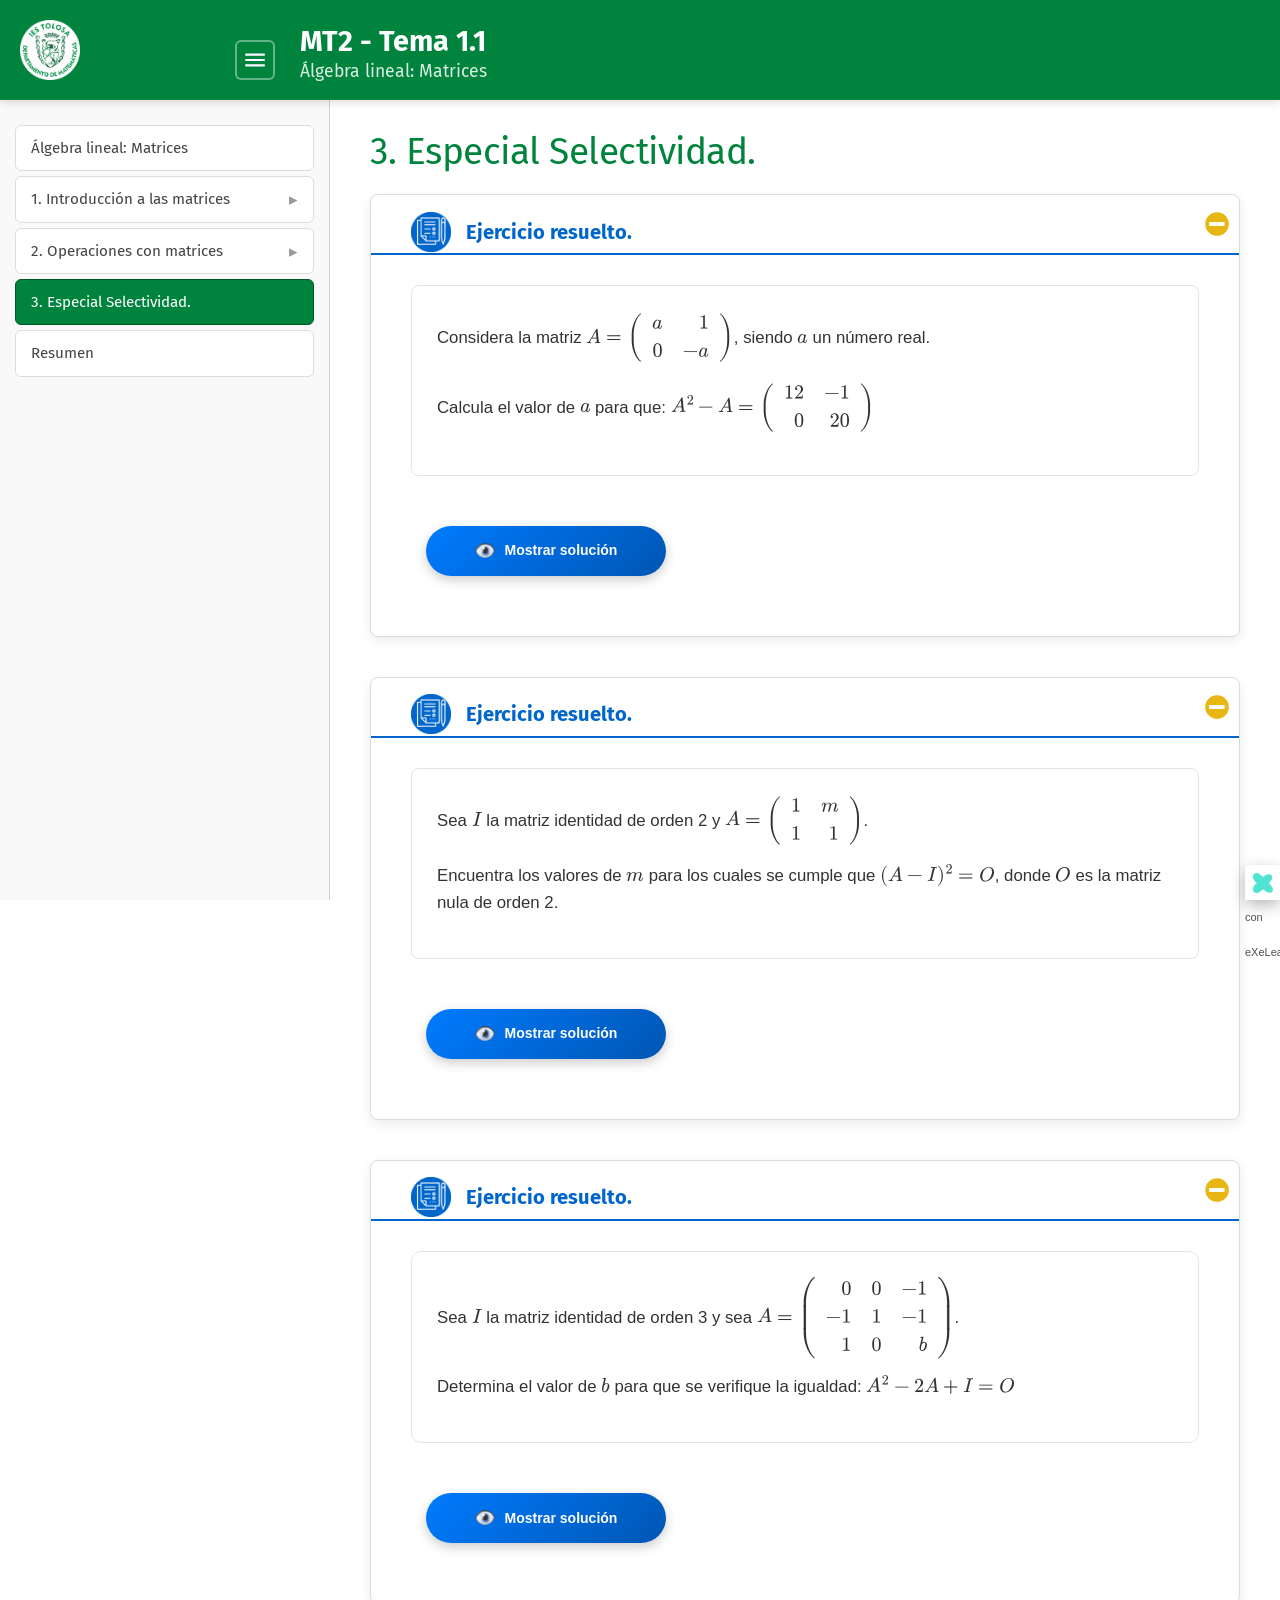
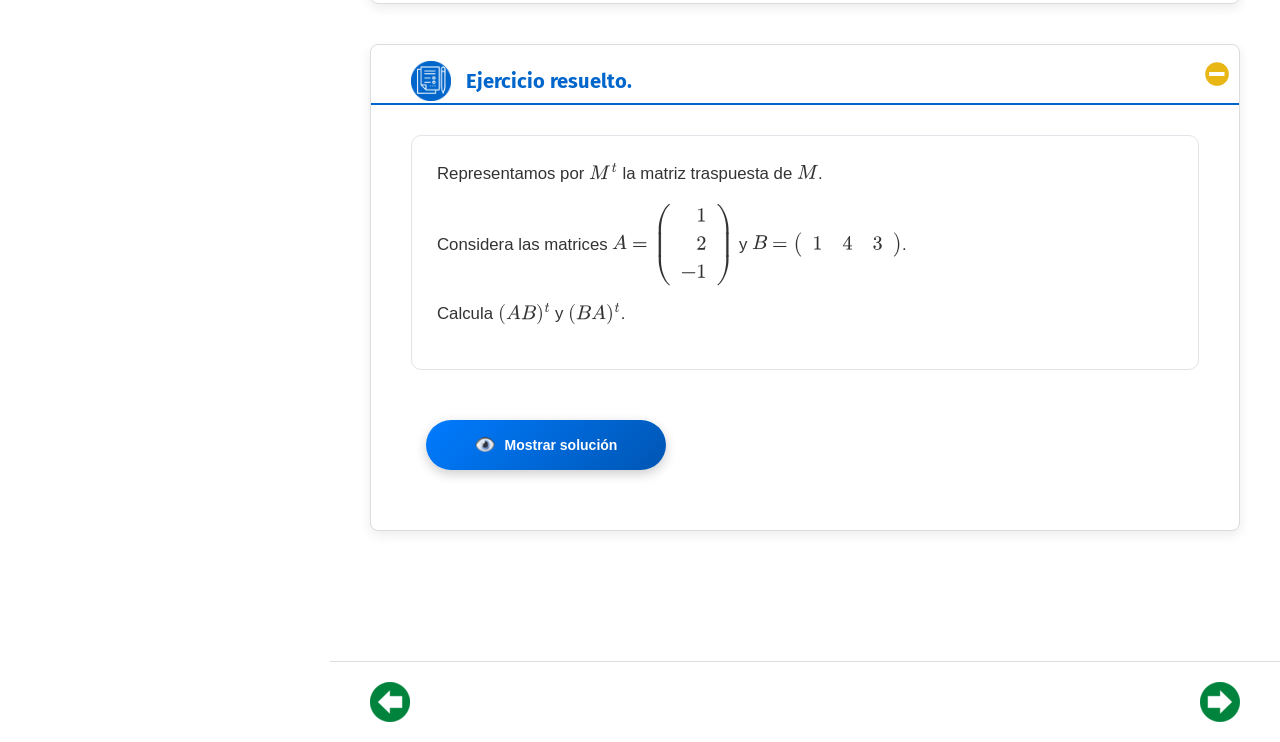
<file: html/3-especial-selectividad.html>
<!DOCTYPE html>
<html lang="es" id="exe-page-mobbw63z-8tiipl7ow">
<head>
<meta charset="utf-8">
<meta name="generator" content="eXeLearning v4.0.5">
<meta name="viewport" content="width=device-width, initial-scale=1">
<title>3. Especial Selectividad. | MT2 - Tema 1.1</title>
<link rel="icon" type="image/x-icon" href="../libs/favicon.ico">
<meta name="description" content="Curso 2º - Enseñanza Bachillerato
Nombre asignatura/materia: Matemáticas II">
<script>document.querySelector("html").classList.add("js");</script><script src="../libs/jquery/jquery.min.js"> </script><script src="../libs/common_i18n.js"> </script><script src="../libs/common.js"> </script><script src="../libs/exe_export.js"> </script><script src="../libs/bootstrap/bootstrap.bundle.min.js"> </script><link rel="stylesheet" href="../libs/bootstrap/bootstrap.min.css">
<script src="../idevices/text/text.js"></script><link rel="stylesheet" href="../idevices/text/text.css">
<link rel="stylesheet" href="../content/css/base.css"><script src="../theme/style.js"> </script><script src="../theme/z-custom-effects.js"> </script><link rel="stylesheet" href="../theme/colores.css"><link rel="stylesheet" href="../theme/comic.css"><link rel="stylesheet" href="../theme/ejercicio.css"><link rel="stylesheet" href="../theme/libreta.css"><link rel="stylesheet" href="../theme/navegacion.css"><link rel="stylesheet" href="../theme/nota-azul.css"><link rel="stylesheet" href="../theme/retroalimentacion.css"><link rel="stylesheet" href="../theme/style.css">
<script src="../libs/exe_math/tex-mml-svg.js"> </script>
</head>
<body class="exe-export exe-web-site">
<script>document.body.className+=" js"</script>
<div class="exe-content exe-export pre-js siteNav-hidden"><a href="#page-mobbw63z-8tiipl7ow" id="skipNav">Skip to content</a> <nav id="siteNav">
<ul>
<li> <a href="../index.html" class="main-node no-ch">Álgebra lineal: Matrices</a>
</li>
<li> <a href="../html/1-introduccion-a-las-matrices.html" class="daddy">1. Introducción a las matrices</a>
<ul class="other-section">
<li> <a href="../html/11-concepto-de-matriz.html" class="no-ch">1.1. Concepto de matriz</a>
</li>
<li> <a href="../html/12-tipos-de-matrices.html" class="no-ch">1.2. Tipos de matrices</a>
</li>
<li> <a href="../html/13-concepto-de-submatriz.html" class="no-ch">1.3. Concepto de submatriz</a>
</li>
</ul>
</li>
<li> <a href="../html/2-operaciones-con-matrices.html" class="daddy">2. Operaciones con matrices</a>
<ul class="other-section">
<li> <a href="../html/21-suma-de-matrices.html" class="no-ch">2.1. Suma de matrices</a>
</li>
<li> <a href="../html/22-producto-de-un-escalar-por-una-matriz.html" class="no-ch">2.2. Producto de un escalar por una matriz</a>
</li>
<li> <a href="../html/23-producto-de-matrices.html" class="no-ch">2.3. Producto de matrices</a>
</li>
<li> <a href="../html/24-actividades.html" class="no-ch">2.4 Actividades</a>
</li>
</ul>
</li>
<li class="active"> <a href="../html/3-especial-selectividad.html" class="active no-ch">3. Especial Selectividad.</a>
</li>
<li> <a href="../html/resumen.html" class="no-ch">Resumen</a>
</li>
</ul>
</nav><main id="page-mobbw63z-8tiipl7ow" class="page"> 
<header class="main-header">
<div class="package-header"><p class="package-title">MT2 - Tema 1.1</p>
<p class="package-subtitle">Álgebra lineal: Matrices</p></div>
<div class="page-header"><h1 class="page-title">3. Especial Selectividad.</h1></div>
</header><div id="page-content-page-mobbw63z-8tiipl7ow" class="page-content">
<article id="block-1772016445687-8d50h3gdn" class="box caja-azul ejercicio-custom">
<header class="box-head">
<div class="box-icon exe-icon">
<img src="../theme/icons/icon_ejercicioresuelto.png" alt="" style="display:block;object-fit:contain;">
</div>
<h1 class="box-title">Ejercicio resuelto.</h1>
<button class="box-toggle box-toggle-on" title="Toggle content">
<span>Toggle content</span>
</button></header>
<div class="box-content">
<div id="idevice-1772016445686-7lxnvmesz" class="idevice_node text" data-idevice-path="../idevices/text/" data-idevice-type="text" data-idevice-component-type="json" data-idevice-json-data="{&quot;ideviceId&quot;:&quot;idevice-1772016445686-7lxnvmesz&quot;}">
<div class="exe-text-template">
    <div class="exe-text-activity"><div style="font-family: 'Segoe UI', Arial, sans-serif; background-color: #ffffff; padding: 25px; border: 1px solid #e1e4e8; border-radius: 8px; line-height: 1.6;">
<p>Considera la matriz \( A = \left( \begin{array}{rr} a & 1 \\ 0 & -a \end{array} \right) \), siendo \( a \) un número real.</p>
<p>Calcula el valor de \( a \) para que: \( A^2 - A = \left( \begin{array}{rr} 12 & -1 \\ 0 & 20 \end{array} \right) \)</p>
</div><div class="iDevice_buttons feedback-button js-required"><input type="button" class="feedbacktooglebutton" value="Mostrar retroalimentación" data-text-a="Mostrar retroalimentación" data-text-b="Mostrar retroalimentación"></div><div class="feedback js-feedback js-hidden" style="display: none;"><div style="font-family: 'Segoe UI', Arial, sans-serif; background-color: #ffffff; padding: 25px; border: 1px solid #e1e4e8; border-radius: 8px; line-height: 1.6;">
<h5 style="color: #2980b9;">1. Calculamos \( A^2 \):</h5>
<div style="background: #f8f9fa; padding: 15px; border-radius: 5px; text-align: center; margin-bottom: 20px;">\( A^2 = A \times A = \left( \begin{array}{rr} a & 1 \\ 0 & -a \end{array} \right) \times \left( \begin{array}{rr} a & 1 \\ 0 & -a \end{array} \right) = \left( \begin{array}{cc} a \cdot a + 1 \cdot 0 & a \cdot 1 + 1 \cdot (-a) \\ 0 \cdot a + (-a) \cdot 0 & 0 \cdot 1 + (-a) \cdot (-a) \end{array} \right) \) <br /><br />\( A^2 = \left( \begin{array}{cc} a^2 & 0 \\ 0 & a^2 \end{array} \right) \)</div>
<h5 style="color: #2980b9;">2. Calculamos \( A^2 - A \):</h5>
<div style="background: #f8f9fa; padding: 15px; border-radius: 5px; text-align: center; margin-bottom: 20px;">\( A^2 - A = \left( \begin{array}{cc} a^2 & 0 \\ 0 & a^2 \end{array} \right) - \left( \begin{array}{rr} a & 1 \\ 0 & -a \end{array} \right) = \left( \begin{array}{cc} a^2 - a & -1 \\ 0 & a^2 + a \end{array} \right) \)</div>
<h5 style="color: #2980b9;">3. Igualamos a la matriz objetivo:</h5>
<p>Igualamos los elementos correspondientes de las matrices:</p>
<div style="background: #f1f9ff; border-left: 5px solid #3498db; padding: 15px; margin-bottom: 20px;">
<ol>
<li>\( a^2 - a = 12 \)</li>
<li>\( a^2 + a = 20 \)</li>
</ol>
</div>
<h5 style="color: #2980b9;">4. Resolvemos el sistema:</h5>
<p>De la primera ecuación: \( a^2 - a - 12 = 0 \). Las soluciones son \( a = 4 \) y \( a = -3 \).</p>
<p>De la segunda ecuación: \( a^2 + a - 20 = 0 \). Las soluciones son \( a = 4 \) y \( a = -5 \).</p>
<div style="background: #eafaf1; border: 2px solid #2ecc71; padding: 15px; border-radius: 8px; text-align: center; margin-top: 20px;">
<p style="margin: 0; font-size: 1.2em; color: #27ae60;">El valor de \(\color{green}{a}\) que satisface ambas ecuaciones simultáneamente es: <br /><span style="font-size: 1.5em; font-weight: bold;">\(\color{green}{\boldsymbol{a=4}}\)</span></p>
</div>
</div></div></div>
</div>
</div>
</div>
</article><article id="block-1772016628824-7uhhuftf2" class="box caja-azul ejercicio-custom">
<header class="box-head">
<div class="box-icon exe-icon">
<img src="../theme/icons/icon_ejercicioresuelto.png" alt="" style="display:block;object-fit:contain;">
</div>
<h1 class="box-title">Ejercicio resuelto.</h1>
<button class="box-toggle box-toggle-on" title="Toggle content">
<span>Toggle content</span>
</button></header>
<div class="box-content">
<div id="idevice-1772016628823-llfbt1knj" class="idevice_node text" data-idevice-path="../idevices/text/" data-idevice-type="text" data-idevice-component-type="json" data-idevice-json-data="{&quot;ideviceId&quot;:&quot;idevice-1772016628823-llfbt1knj&quot;}">
<div class="exe-text-template">
    <div class="exe-text-activity"><div style="font-family: 'Segoe UI', Arial, sans-serif; background-color: #ffffff; padding: 25px; border: 1px solid #e1e4e8; border-radius: 8px; line-height: 1.6;">
<p>Sea \( I \) la matriz identidad de orden 2 y \( A = \left( \begin{array}{rr} 1 & m \\ 1 & 1 \end{array} \right) \).</p>
<p>Encuentra los valores de \( m \) para los cuales se cumple que \( (A-I)^2 = O \), donde \( O \) es la matriz nula de orden 2.</p>
</div><div class="iDevice_buttons feedback-button js-required"><input type="button" class="feedbacktooglebutton" value="Mostrar retroalimentación" data-text-a="Mostrar retroalimentación" data-text-b="Mostrar retroalimentación"></div><div class="feedback js-feedback js-hidden" style="display: none;"><div style="font-family: 'Segoe UI', Arial, sans-serif; background-color: #ffffff; padding: 25px; border: 1px solid #e1e4e8; border-radius: 8px; line-height: 1.6;">
<h5 style="color: #2980b9;">1. Calculamos la matriz diferencia \( (A - I) \):</h5>
<div style="background: #f8f9fa; padding: 15px; border-radius: 5px; text-align: center; margin-bottom: 20px;">\( A - I = \left( \begin{array}{rr} 1 & m \\ 1 & 1 \end{array} \right) - \left( \begin{array}{rr} 1 & 0 \\ 0 & 1 \end{array} \right) = \left( \begin{array}{rr} 0 & m \\ 1 & 0 \end{array} \right) \)</div>
<h5 style="color: #2980b9;">2. Elevamos al cuadrado el resultado \( (A - I)^2 \):</h5>
<div style="background: #f8f9fa; padding: 15px; border-radius: 5px; text-align: center; margin-bottom: 20px;">\( (A - I)^2 = \left( \begin{array}{rr} 0 & m \\ 1 & 0 \end{array} \right) \times \left( \begin{array}{rr} 0 & m \\ 1 & 0 \end{array} \right) = \left( \begin{array}{cc} 0\cdot0 + m\cdot1 & 0\cdot m + m\cdot0 \\ 1\cdot0 + 0\cdot1 & 1\cdot m + 0\cdot0 \end{array} \right) \) <br /><br />\( (A - I)^2 = \left( \begin{array}{rr} m & 0 \\ 0 & m \end{array} \right) \)</div>
<h5 style="color: #2980b9;">3. Igualamos a la matriz nula \( O \):</h5>
<p>Para que se cumpla la igualdad, todos los elementos de la matriz resultante deben ser cero:</p>
<div style="background: #f1f9ff; border-left: 5px solid #3498db; padding: 15px; margin-bottom: 20px; text-align: center;">\( \left( \begin{array}{rr} m & 0 \\ 0 & m \end{array} \right) = \left( \begin{array}{rr} 0 & 0 \\ 0 & 0 \end{array} \right) \)</div>
<div style="background: #eafaf1; border: 2px solid #2ecc71; padding: 15px; border-radius: 8px; text-align: center; margin-top: 20px;">
<p style="margin: 0; font-size: 1.2em; color: #27ae60;">El único valor de \(\color{green}{\boldsymbol{m}}\) que satisface la ecuación es: <br /><span style="font-size: 1.5em; font-weight: bold;">\(\color{green}{\boldsymbol{m=0}}\)</span></p>
</div>
</div></div></div>
</div>
</div>
</div>
</article><article id="block-1772017655794-v0kfsaowf" class="box caja-azul ejercicio-custom">
<header class="box-head">
<div class="box-icon exe-icon">
<img src="../theme/icons/icon_ejercicioresuelto.png" alt="" style="display:block;object-fit:contain;">
</div>
<h1 class="box-title">Ejercicio resuelto.</h1>
<button class="box-toggle box-toggle-on" title="Toggle content">
<span>Toggle content</span>
</button></header>
<div class="box-content">
<div id="idevice-1772017655793-poyx3mh33" class="idevice_node text" data-idevice-path="../idevices/text/" data-idevice-type="text" data-idevice-component-type="json" data-idevice-json-data="{&quot;ideviceId&quot;:&quot;idevice-1772017655793-poyx3mh33&quot;}">
<div class="exe-text-template">
    <div class="exe-text-activity"><div style="font-family: 'Segoe UI', Arial, sans-serif; background-color: #ffffff; padding: 25px; border: 1px solid #e1e4e8; border-radius: 10px; line-height: 1.6;">
<p>Sea \( I \) la matriz identidad de orden 3 y sea \( A = \left( \begin{array}{rrr} 0 & 0 & -1 \\ -1 & 1 & -1 \\ 1 & 0 & b \end{array} \right) \).</p>
<p>Determina el valor de \( b \) para que se verifique la igualdad: \( A^2 - 2A + I = O \)</p>
</div><div class="iDevice_buttons feedback-button js-required"><input type="button" class="feedbacktooglebutton" value="Mostrar retroalimentación" data-text-a="Mostrar retroalimentación" data-text-b="Mostrar retroalimentación"></div><div class="feedback js-feedback js-hidden" style="display: none;"><div style="font-family: 'Segoe UI', Arial, sans-serif; background-color: #ffffff; padding: 25px; border: 1px solid #e1e4e8; border-radius: 10px; line-height: 1.6;">
<h5 style="color: #2980b9;">1. Cálculo de \( A^2 \):</h5>
<div style="background: #f8f9fa; padding: 15px; border-radius: 5px; text-align: center; margin-bottom: 20px; overflow-x: auto;">\( A^2 = \left( \begin{array}{rrr} 0 & 0 & -1 \\ -1 & 1 & -1 \\ 1 & 0 & b \end{array} \right) \left( \begin{array}{rrr} 0 & 0 & -1 \\ -1 & 1 & -1 \\ 1 & 0 & b \end{array} \right) = \left( \begin{array}{ccc} -1 & 0 & -b \\ -2 & 1 & -b \\ b & 0 & -1+b^2 \end{array} \right) \)</div>
<h5 style="color: #2980b9;">2. Calculamos \( -2A \):</h5>
<div style="background: #f8f9fa; padding: 15px; border-radius: 5px; text-align: center; margin-bottom: 20px;">\( -2A = \left( \begin{array}{ccc} 0 & 0 & 2 \\ 2 & -2 & 2 \\ -2 & 0 & -2b \end{array} \right) \)</div>
<h5 style="color: #2980b9;">3. Operación completa \( A^2 - 2A + I \):</h5>
<div style="background: #f8f9fa; padding: 15px; border-radius: 5px; text-align: center; margin-bottom: 20px; overflow-x: auto;">\( \left( \begin{array}{ccc} -1 & 0 & -b \\ -2 & 1 & -b \\ b & 0 & -1+b^2 \end{array} \right) + \left( \begin{array}{ccc} 0 & 0 & 2 \\ 2 & -2 & 2 \\ -2 & 0 & -2b \end{array} \right) + \left( \begin{array}{ccc} 1 & 0 & 0 \\ 0 & 1 & 0 \\ 0 & 0 & 1 \end{array} \right) = \left( \begin{array}{ccc} 0 & 0 & 2-b \\ 0 & 0 & 2-b \\ b-2 & 0 & b^2-2b \end{array} \right) \)</div>
<h5 style="color: #2980b9;">4. Igualamos a la matriz nula \( O \):</h5>
<p>Para que la matriz sea nula, se deben cumplir simultáneamente:</p>
<div style="background: #f1f9ff; border-left: 5px solid #3498db; padding: 15px; margin-bottom: 20px;">
<ul>
<li>\( 2 - b = 0 \implies b = 2 \)</li>
<li>\( b - 2 = 0 \implies b = 2 \)</li>
<li>\( b^2 - 2b = 0 \implies b(b-2) = 0 \implies b = 0 \text{ o } b = 2 \)</li>
</ul>
</div>
<div style="background: #eafaf1; border: 2px solid #2ecc71; padding: 15px; border-radius: 8px; text-align: center; margin-top: 20px;">
<p style="margin: 0; font-size: 1.2em; color: #27ae60;">El valor de \(\color{green}{\boldsymbol{b}}\) que satisface todas las condiciones de la matriz es: <br /><span style="font-size: 1.5em; font-weight: bold;">\(\color{green}{\boldsymbol{b=2}}\)</span></p>
</div>
</div></div></div>
</div>
</div>
</div>
</article><article id="block-1772018169779-ygr2aq5c3" class="box caja-azul ejercicio-custom">
<header class="box-head">
<div class="box-icon exe-icon">
<img src="../theme/icons/icon_ejercicioresuelto.png" alt="" style="display:block;object-fit:contain;">
</div>
<h1 class="box-title">Ejercicio resuelto.</h1>
<button class="box-toggle box-toggle-on" title="Toggle content">
<span>Toggle content</span>
</button></header>
<div class="box-content">
<div id="idevice-1772018169778-i2faj6qd2" class="idevice_node text" data-idevice-path="../idevices/text/" data-idevice-type="text" data-idevice-component-type="json" data-idevice-json-data="{&quot;ideviceId&quot;:&quot;idevice-1772018169778-i2faj6qd2&quot;}">
<div class="exe-text-template">
    <div class="exe-text-activity"><div style="font-family: 'Segoe UI', Arial, sans-serif; background-color: #ffffff; padding: 25px; border: 1px solid #e1e4e8; border-radius: 10px; line-height: 1.6;">
<p>Representamos por \( M^t \) la matriz traspuesta de \( M \).</p>
<p>Considera las matrices \( A = \left( \begin{array}{r} 1 \\ 2 \\ -1 \end{array} \right) \) y \( B = \left( \begin{array}{rrr} 1 & 4 & 3 \end{array} \right) \).</p>
<p>Calcula \( (AB)^t \) y \( (BA)^t \).</p>
</div><div class="iDevice_buttons feedback-button js-required"><input type="button" class="feedbacktooglebutton" value="Mostrar retroalimentación" data-text-a="Mostrar retroalimentación" data-text-b="Mostrar retroalimentación"></div><div class="feedback js-feedback js-hidden" style="display: none;"><div style="font-family: 'Segoe UI', Arial, sans-serif; background-color: #ffffff; padding: 25px; border: 1px solid #e1e4e8; border-radius: 10px; line-height: 1.6;">
<h5 style="color: #2980b9;">1. Cálculo de \( (AB)^t \):</h5>
<p>Primero calculamos el producto \( A \times B \) (Matriz \( 3 \times 1 \times 1 \times 3 = 3 \times 3 \)):</p>
<div style="background: #f8f9fa; padding: 15px; border-radius: 5px; text-align: center; margin-bottom: 10px;">\( AB = \left( \begin{array}{r} 1 \\ 2 \\ -1 \end{array} \right) \left( \begin{array}{rrr} 1 & 4 & 3 \end{array} \right) = \left( \begin{array}{rrr} 1\cdot1 & 1\cdot4 & 1\cdot3 \\ 2\cdot1 & 2\cdot4 & 2\cdot3 \\ -1\cdot1 & -1\cdot4 & -1\cdot3 \end{array} \right) = \left( \begin{array}{rrr} 1 & 4 & 3 \\ 2 & 8 & 6 \\ -1 & -4 & -3 \end{array} \right) \)</div>
<p>Ahora trasponemos el resultado (filas por columnas):</p>
<div style="background: #eafaf1; border: 1px solid #2ecc71; padding: 10px; border-radius: 5px; text-align: center; margin-bottom: 25px;">\( (AB)^t = \mathbf{\left( \begin{array}{rrr} 1 & 2 & -1 \\ 4 & 8 & -4 \\ 3 & 6 & -3 \end{array} \right)} \)</div>
<h5 style="color: #2980b9;">2. Cálculo de \( (BA)^t \):</h5>
<p>Calculamos el producto \( B \times A \) (Matriz \( 1 \times 3 \times 3 \times 1 = 1 \times 1 \)):</p>
<div style="background: #f8f9fa; padding: 15px; border-radius: 5px; text-align: center; margin-bottom: 10px;">\( BA = \left( \begin{array}{rrr} 1 & 4 & 3 \end{array} \right) \left( \begin{array}{r} 1 \\ 2 \\ -1 \end{array} \right) = ( 1\cdot1 + 4\cdot2 + 3\cdot(-1) ) = ( 1 + 8 - 3 ) = ( 6 ) \)</div>
<p>La traspuesta de una matriz de un solo elemento (escalar) es ella misma:</p>
<div style="background: #eafaf1; border: 1px solid #2ecc71; padding: 10px; border-radius: 5px; text-align: center;">\( (BA)^t = \mathbf{( 6 )} \)</div>
<p style="margin-top: 20px; font-size: 0.9em; color: #7f8c8d;"><i>Nota: También podrías haber usado la propiedad \( (AB)^t = B^t A^t \) para llegar al mismo resultado.</i></p>
</div></div></div>
</div>
</div>
</div>
</article>
</div></main><div class="nav-buttons">
<a href="../html/24-actividades.html" title="Anterior" class="nav-button nav-button-left"><span>Anterior</span></a>
<a href="../html/resumen.html" title="Siguiente" class="nav-button nav-button-right"><span>Siguiente</span></a>
</div>
<footer id="siteFooter" class="siteFooter-empty"><div id="siteFooterContent"></div></footer>
</div>
<p id="made-with-eXe"> <a href="https://exelearning.net/" target="_blank" rel="noopener"> <span>Creado con eXeLearning <span>(Ventana nueva)</span></span></a></p>
</body>
</html>
</file>
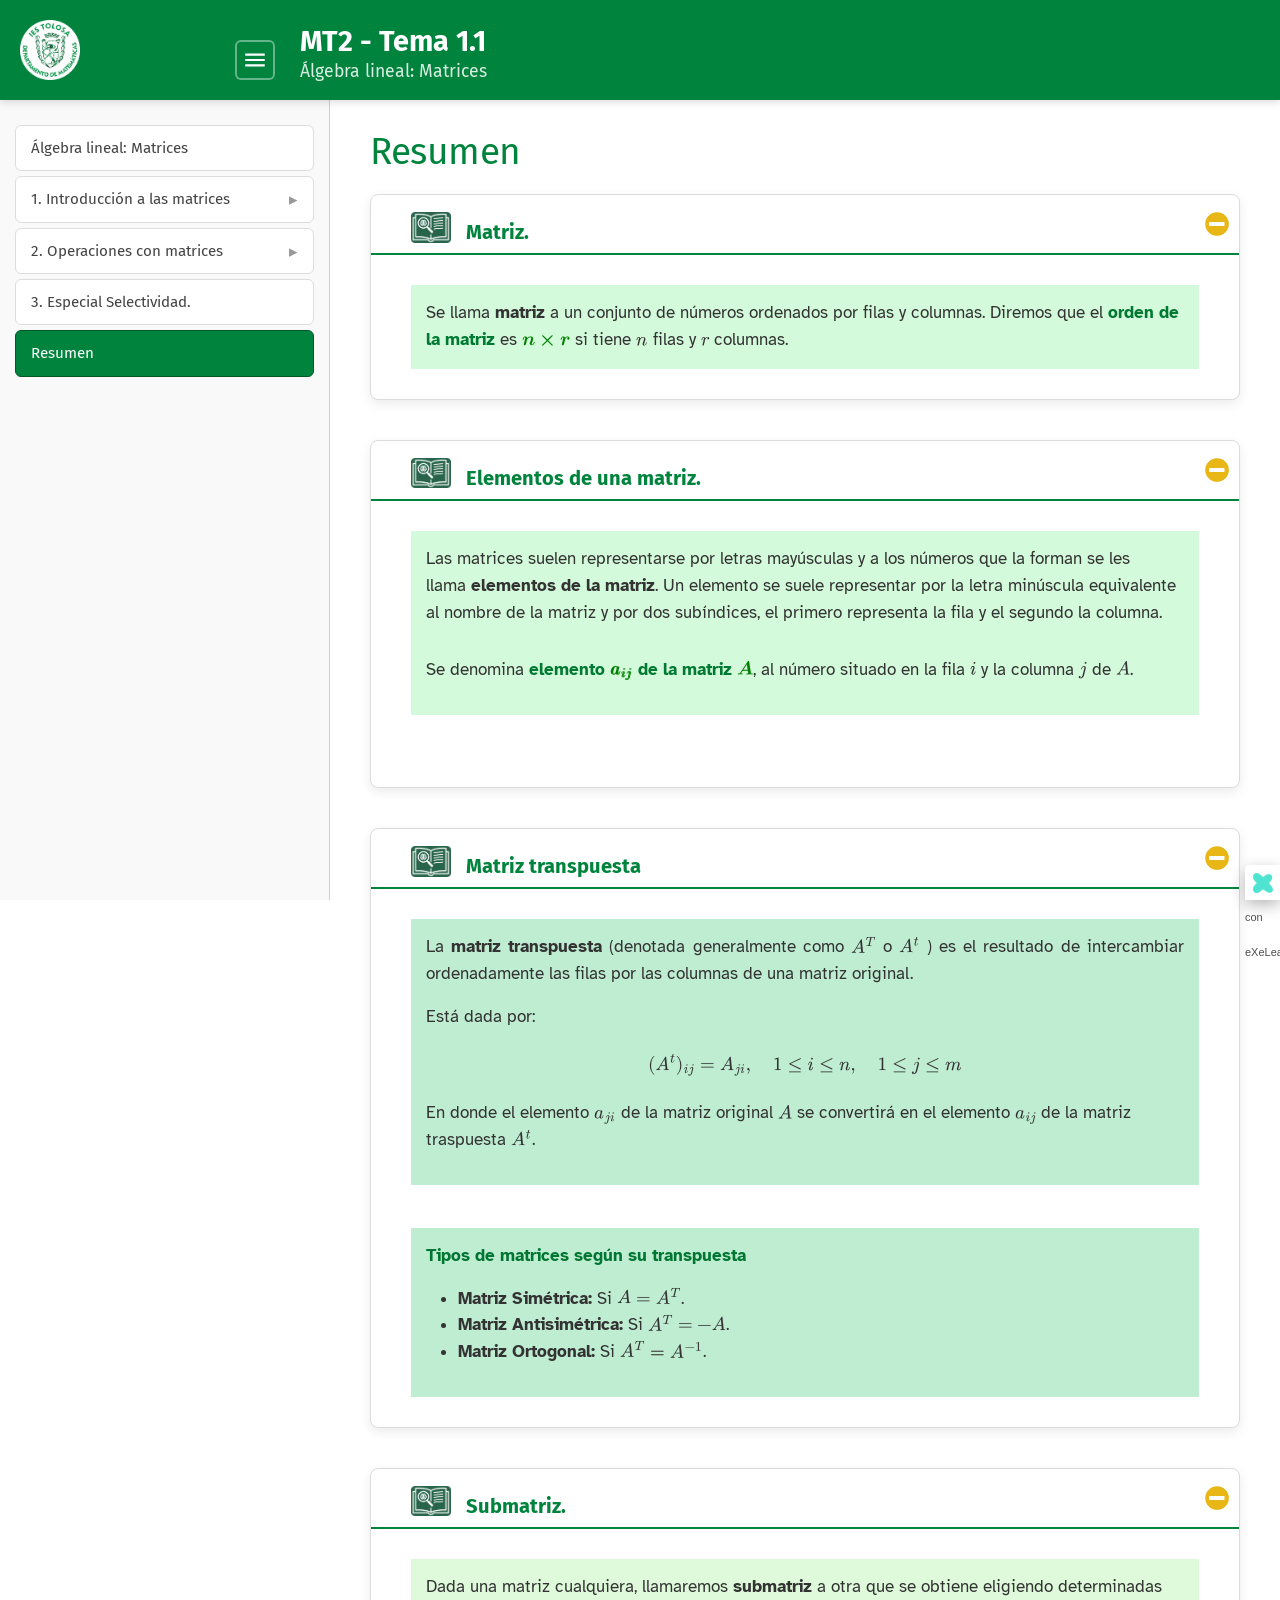
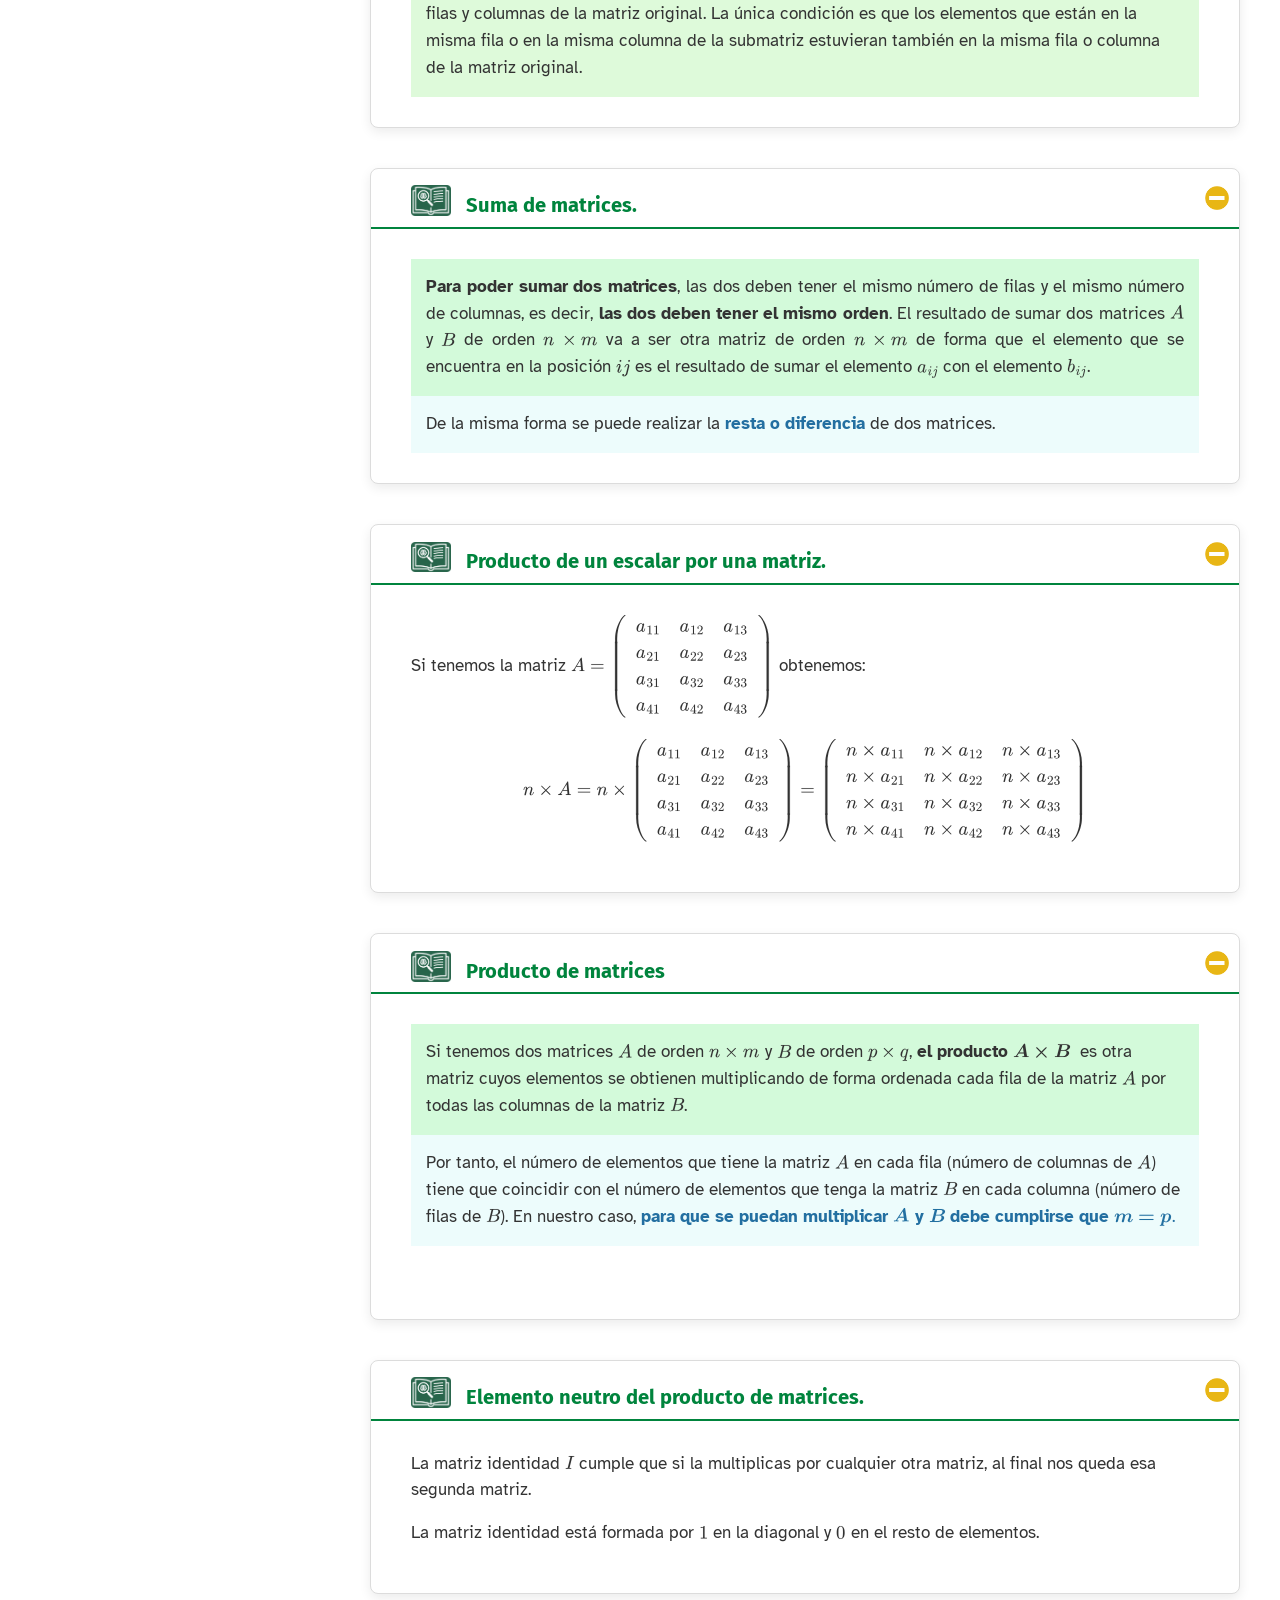
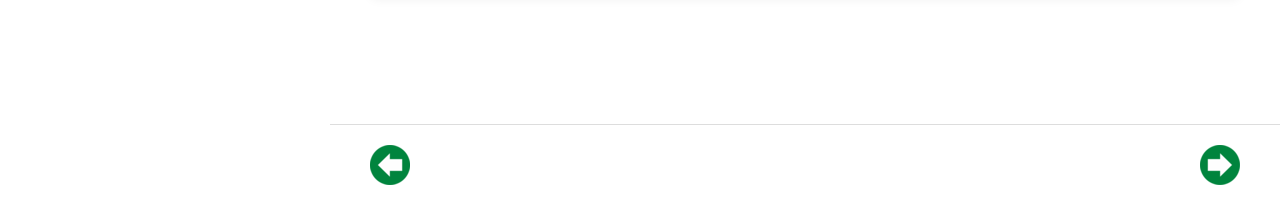
<file: html/resumen.html>
<!DOCTYPE html>
<html lang="es" id="exe-page-mobbw646-aajrm1c1d">
<head>
<meta charset="utf-8">
<meta name="generator" content="eXeLearning v4.0.5">
<meta name="viewport" content="width=device-width, initial-scale=1">
<title>Resumen | MT2 - Tema 1.1</title>
<link rel="icon" type="image/x-icon" href="../libs/favicon.ico">
<meta name="description" content="Curso 2º - Enseñanza Bachillerato
Nombre asignatura/materia: Matemáticas II">
<script>document.querySelector("html").classList.add("js");</script><script src="../libs/jquery/jquery.min.js"> </script><script src="../libs/common_i18n.js"> </script><script src="../libs/common.js"> </script><script src="../libs/exe_export.js"> </script><script src="../libs/bootstrap/bootstrap.bundle.min.js"> </script><link rel="stylesheet" href="../libs/bootstrap/bootstrap.min.css">
<script src="../idevices/text/text.js"></script><link rel="stylesheet" href="../idevices/text/text.css">
<link rel="stylesheet" href="../content/css/base.css"><script src="../theme/style.js"> </script><script src="../theme/z-custom-effects.js"> </script><link rel="stylesheet" href="../theme/colores.css"><link rel="stylesheet" href="../theme/comic.css"><link rel="stylesheet" href="../theme/ejercicio.css"><link rel="stylesheet" href="../theme/libreta.css"><link rel="stylesheet" href="../theme/navegacion.css"><link rel="stylesheet" href="../theme/nota-azul.css"><link rel="stylesheet" href="../theme/retroalimentacion.css"><link rel="stylesheet" href="../theme/style.css">
<script src="../libs/exe_math/tex-mml-svg.js"> </script>
</head>
<body class="exe-export exe-web-site">
<script>document.body.className+=" js"</script>
<div class="exe-content exe-export pre-js siteNav-hidden"><a href="#page-mobbw646-aajrm1c1d" id="skipNav">Skip to content</a> <nav id="siteNav">
<ul>
<li> <a href="../index.html" class="main-node no-ch">Álgebra lineal: Matrices</a>
</li>
<li> <a href="../html/1-introduccion-a-las-matrices.html" class="daddy">1. Introducción a las matrices</a>
<ul class="other-section">
<li> <a href="../html/11-concepto-de-matriz.html" class="no-ch">1.1. Concepto de matriz</a>
</li>
<li> <a href="../html/12-tipos-de-matrices.html" class="no-ch">1.2. Tipos de matrices</a>
</li>
<li> <a href="../html/13-concepto-de-submatriz.html" class="no-ch">1.3. Concepto de submatriz</a>
</li>
</ul>
</li>
<li> <a href="../html/2-operaciones-con-matrices.html" class="daddy">2. Operaciones con matrices</a>
<ul class="other-section">
<li> <a href="../html/21-suma-de-matrices.html" class="no-ch">2.1. Suma de matrices</a>
</li>
<li> <a href="../html/22-producto-de-un-escalar-por-una-matriz.html" class="no-ch">2.2. Producto de un escalar por una matriz</a>
</li>
<li> <a href="../html/23-producto-de-matrices.html" class="no-ch">2.3. Producto de matrices</a>
</li>
<li> <a href="../html/24-actividades.html" class="no-ch">2.4 Actividades</a>
</li>
</ul>
</li>
<li> <a href="../html/3-especial-selectividad.html" class="no-ch">3. Especial Selectividad.</a>
</li>
<li class="active"> <a href="../html/resumen.html" class="active no-ch">Resumen</a>
</li>
</ul>
</nav><main id="page-mobbw646-aajrm1c1d" class="page"> 
<header class="main-header">
<div class="package-header"><p class="package-title">MT2 - Tema 1.1</p>
<p class="package-subtitle">Álgebra lineal: Matrices</p></div>
<div class="page-header"><h1 class="page-title">Resumen</h1></div>
</header><div id="page-content-page-mobbw646-aajrm1c1d" class="page-content">
<article id="20260224025920CKHYRV" class="box">
<header class="box-head">
<div class="box-icon exe-icon">
<img src="../theme/icons/icon_definicion.png" alt="" style="display:block;object-fit:contain;">
</div>
<h1 class="box-title">Matriz.</h1>
<button class="box-toggle box-toggle-on" title="Toggle content">
<span>Toggle content</span>
</button></header>
<div class="box-content">
<div id="20260223211931THKPAI" class="idevice_node text" data-idevice-path="../idevices/text/" data-idevice-type="text" data-idevice-component-type="json" data-idevice-json-data="{&quot;ideviceId&quot;:&quot;20260223211931THKPAI&quot;}">
<div class="exe-text-template">
    <table border="0" cellpadding="15" style="width: 99.9703%; background-color: #d3fada;">
<tbody>
<tr>
<td style="width: 99.9703%;">Se llama <span style="font-weight: bolder;">matriz </span>a un conjunto de números ordenados por filas y columnas. Diremos que el <span style="font-weight: bolder; color: #007932;">orden de la matriz</span> es \(\boldsymbol{\color{green}{n\times r}}\) si tiene \(n\) filas y \(r\) columnas.</td>
</tr>
</tbody>
</table>
</div>
</div>
</div>
</article><article id="20260224025920NCBEBX" class="box">
<header class="box-head">
<div class="box-icon exe-icon">
<img src="../theme/icons/icon_definicion.png" alt="" style="display:block;object-fit:contain;">
</div>
<h1 class="box-title">Elementos de una matriz.</h1>
<button class="box-toggle box-toggle-on" title="Toggle content">
<span>Toggle content</span>
</button></header>
<div class="box-content">
<div id="20260223233039PANJRK" class="idevice_node text" data-idevice-path="../idevices/text/" data-idevice-type="text" data-idevice-component-type="json" data-idevice-json-data="{&quot;ideviceId&quot;:&quot;20260223233039PANJRK&quot;}">
<div class="exe-text-template">
    <table cellpadding="15" style="width: 99.9703%; background-color: #d3fada;">
<tbody>
<tr>
<td style="width: 99.9703%;">Las matrices suelen representarse por letras mayúsculas y a los números que la forman se les llama <span style="font-weight: bolder;">elementos de la matriz</span>. Un elemento se suele representar por la letra minúscula equivalente al nombre de la matriz y por dos subíndices, el primero representa la fila y el segundo la columna.</td>
</tr>
</tbody>
</table>
</div>
</div><div id="20260223233039BAGOZL" class="idevice_node text" data-idevice-path="../idevices/text/" data-idevice-type="text" data-idevice-component-type="json" data-idevice-json-data="{&quot;ideviceId&quot;:&quot;20260223233039BAGOZL&quot;}">
<div class="exe-text-template">
    <table border="0" cellpadding="15" style="width: 99.9703%; background-color: #d3fada;">
<tbody>
<tr>
<td style="width: 99.9703%;">
<p>Se denomina <span style="font-weight: bolder;"><span style="color: #007932;">elemento</span> </span>\(\color{green}{\pmb{a_{ij}}}\)<span style="font-weight: bolder;"> <span style="color: #007932;">de la matriz</span> </span>\(\color{green}{\boldsymbol{A}}\), al número situado en la fila \(i\) y la columna \(j\) de \(A\).</p>
</td>
</tr>
</tbody>
</table>
<p><br /></p>
</div>
</div>
</div>
</article><article id="block-1776859397747-qqys5gtm9" class="box">
<header class="box-head">
<div class="box-icon exe-icon">
<img src="../theme/icons/icon_definicion.png" alt="" style="display:block;object-fit:contain;">
</div>
<h1 class="box-title">Matriz transpuesta</h1>
<button class="box-toggle box-toggle-on" title="Toggle content">
<span>Toggle content</span>
</button></header>
<div class="box-content">
<div id="idevice-1776859397747-5tpqpgqwp" class="idevice_node text" data-idevice-path="../idevices/text/" data-idevice-type="text" data-idevice-component-type="json" data-idevice-json-data="{&quot;ideviceId&quot;:&quot;idevice-1776859397747-5tpqpgqwp&quot;}">
<div class="exe-text-template">
    <table border="0" cellpadding="15" style="width: 99.9673%; background-color: #bfedd2;">
<tbody>
<tr>
<td style="width: 99.9673%;">
<p style="text-align: justify;">La <span style="font-weight: bolder;">matriz transpuesta</span> (denotada generalmente como \(A^T\) o \(A^t\) ) es el resultado de intercambiar ordenadamente las filas por las columnas de una matriz original.</p>
<p>Está dada por:</p>
<p>\[(A^t)_{ij} = A_{ji}, \quad 1 \leq i \leq n, \quad 1 \leq j \leq m\]</p>
<p>En donde el elemento \(a_{ji}\) de la matriz original \(A\) se convertirá en el elemento \(a_{ij}\) de la matriz traspuesta \(A^t\).</p>
</td>
</tr>
</tbody>
</table>
<p style="text-align: justify;"><br /></p>
<table border="0" cellpadding="15" style="width: 99.9673%; background-color: #bfedd2;">
<tbody>
<tr>
<td style="width: 99.9673%;">
<p><span style="color: #007632;"><strong>Tipos de matrices según su transpuesta</strong></span></p>
<ul>
<li><span style="font-weight: bolder;">Matriz Simétrica:</span> Si \( A = A^T \).</li>
<li><span style="font-weight: bolder;">Matriz Antisimétrica:</span> Si \( A^T = -A \).</li>
<li><span style="font-weight: bolder;">Matriz Ortogonal:</span> Si \( A^T = A^{-1} \).</li>
</ul>
</td>
</tr>
</tbody>
</table>
</div>
</div>
</div>
</article><article id="block-1771969471626-2ho50bym3" class="box">
<header class="box-head">
<div class="box-icon exe-icon">
<img src="../theme/icons/icon_definicion.png" alt="" style="display:block;object-fit:contain;">
</div>
<h1 class="box-title">Submatriz.</h1>
<button class="box-toggle box-toggle-on" title="Toggle content">
<span>Toggle content</span>
</button></header>
<div class="box-content">
<div id="idevice-1771969471627-vu5hmw11c" class="idevice_node text" data-idevice-path="../idevices/text/" data-idevice-type="text" data-idevice-component-type="json" data-idevice-json-data="{&quot;ideviceId&quot;:&quot;idevice-1771969471627-vu5hmw11c&quot;}">
<div class="exe-text-template">
    <table cellpadding="15" style="width: 99.9696%; background-color: #defada;">
<tbody>
<tr>
<td style="width: 99.9696%;">Dada una matriz cualquiera, llamaremos <span style="font-weight: bolder;">submatriz </span>a otra que se obtiene eligiendo determinadas filas y columnas de la matriz original. La única condición es que los elementos que están en la misma fila o en la misma columna de la submatriz estuvieran también en la misma fila o columna de la matriz original.</td>
</tr>
</tbody>
</table>
</div>
</div>
</div>
</article><article id="block-1771974091563-e7je09up3" class="box">
<header class="box-head">
<div class="box-icon exe-icon">
<img src="../theme/icons/icon_definicion.png" alt="" style="display:block;object-fit:contain;">
</div>
<h1 class="box-title">Suma de matrices.</h1>
<button class="box-toggle box-toggle-on" title="Toggle content">
<span>Toggle content</span>
</button></header>
<div class="box-content">
<div id="idevice-1771974091563-82f5xc5wd" class="idevice_node text" data-idevice-path="../idevices/text/" data-idevice-type="text" data-idevice-component-type="json" data-idevice-json-data="{&quot;ideviceId&quot;:&quot;idevice-1771974091563-82f5xc5wd&quot;}">
<div class="exe-text-template">
    <table border="0" cellpadding="15" style="width: 99.9846%; background-color: #d3fada;">
<tbody>
<tr>
<td style="width: 99.9538%; text-align: justify;"><span style="font-weight: bolder;">Para poder sumar dos matrices</span>, las dos deben tener el mismo número de filas y el mismo número de columnas, es decir, <span style="font-weight: bolder;">las dos deben tener el mismo orden</span>. El resultado de sumar dos matrices \(A\) y \(B\) de orden \(n\times m\) va a ser otra matriz de orden \(n\times m\) de forma que el elemento que se encuentra en la posición \(ij\) es el resultado de sumar el elemento \(a_{ij}\)<span style="position: relative; font-size: 0.75em; line-height: 0; vertical-align: baseline; bottom: -0.25em;"> </span>con el elemento \(b_{ij}\).</td>
</tr>
</tbody>
</table>
<table border="0" cellpadding="15" style="width: 99.9846%; background-color: #edfcfc;">
<tbody>
<tr>
<td style="width: 99.9538%;">De la misma forma se puede realizar la <span style="color: #236fa1;"><strong>resta o diferencia</strong></span> de dos matrices.</td>
</tr>
</tbody>
</table>
</div>
</div>
</div>
</article><article id="block-1771977408783-nq64thplo" class="box">
<header class="box-head">
<div class="box-icon exe-icon">
<img src="../theme/icons/icon_definicion.png" alt="" style="display:block;object-fit:contain;">
</div>
<h1 class="box-title">Producto de un escalar por una matriz.</h1>
<button class="box-toggle box-toggle-on" title="Toggle content">
<span>Toggle content</span>
</button></header>
<div class="box-content">
<div id="idevice-1771977408783-nthkx3zdk" class="idevice_node text" data-idevice-path="../idevices/text/" data-idevice-type="text" data-idevice-component-type="json" data-idevice-json-data="{&quot;ideviceId&quot;:&quot;idevice-1771977408783-nthkx3zdk&quot;}">
<div class="exe-text-template">
    <p>Si tenemos la matriz \( A = \left( \begin{array}{ccc} a_{11} & a_{12} & a_{13} \\ a_{21} & a_{22} & a_{23} \\ a_{31} & a_{32} & a_{33} \\ a_{41} & a_{42} & a_{43} \end{array} \right) \) obtenemos:</p>
<p>\[<br />n \times A = n \times \left( \begin{array}{ccc} a_{11} & a_{12} & a_{13} \\ a_{21} & a_{22} & a_{23} \\ a_{31} & a_{32} & a_{33} \\ a_{41} & a_{42} & a_{43} \end{array} \right) = \left( \begin{array}{ccc} n \times a_{11} & n \times a_{12} & n \times a_{13} \\ n \times a_{21} & n \times a_{22} & n \times a_{23} \\ n \times a_{31} & n \times a_{32} & n \times a_{33} \\ n \times a_{41} & n \times a_{42} & n \times a_{43} \end{array} \right)<br />\]</p>
</div>
</div>
</div>
</article><article id="block-1772010180726-w48ca1aa5" class="box">
<header class="box-head">
<div class="box-icon exe-icon">
<img src="../theme/icons/icon_definicion.png" alt="" style="display:block;object-fit:contain;">
</div>
<h1 class="box-title">Producto de matrices</h1>
<button class="box-toggle box-toggle-on" title="Toggle content">
<span>Toggle content</span>
</button></header>
<div class="box-content">
<div id="idevice-1772010180727-nwwwgra4l" class="idevice_node text" data-idevice-path="../idevices/text/" data-idevice-type="text" data-idevice-component-type="json" data-idevice-json-data="{&quot;ideviceId&quot;:&quot;idevice-1772010180727-nwwwgra4l&quot;}">
<div class="exe-text-template">
    <table border="0" cellpadding="15" style="width: 99.9846%; background-color: #d3fada;">
<tbody>
<tr>
<td style="width: 99.9538%;"><span style="text-align: justify;">Si tenemos dos matrices \(A\) de orden \(n\times m\) y \(B\) de orden \(p\times q\), <strong>el producto \(\boldsymbol{A\times B}\)</strong>  es otra matriz cuyos elementos se obtienen multiplicando de forma ordenada cada fila de la matriz \(A\) por todas las columnas de la matriz \(B\).</span></td>
</tr>
</tbody>
</table>
<table border="0" cellpadding="15" style="width: 99.9846%; background-color: #edfcfc;">
<tbody>
<tr>
<td style="width: 99.9538%;"><span style="text-align: justify;">Por tanto, el número de elementos que tiene la matriz \(A\) en cada fila (número de columnas de \(A\)) tiene que coincidir con el número de elementos que tenga la matriz \(B\) en cada columna (número de filas de \(B\)). En nuestro caso, <span style="color: #236fa1;"><strong>para que se puedan multiplicar \(\boldsymbol{A}\) y \(\boldsymbol{B}\) debe cumplirse que \(\boldsymbol{m=p}\)</strong>.</span></span></td>
</tr>
</tbody>
</table>
<p> </p>
</div>
</div>
</div>
</article><article id="block-1772015589881-0budv1r3a" class="box">
<header class="box-head">
<div class="box-icon exe-icon">
<img src="../theme/icons/icon_definicion.png" alt="" style="display:block;object-fit:contain;">
</div>
<h1 class="box-title">Elemento neutro del producto de matrices.</h1>
<button class="box-toggle box-toggle-on" title="Toggle content">
<span>Toggle content</span>
</button></header>
<div class="box-content">
<div id="idevice-1772015589881-lwtky3cz9" class="idevice_node text" data-idevice-path="../idevices/text/" data-idevice-type="text" data-idevice-component-type="json" data-idevice-json-data="{&quot;ideviceId&quot;:&quot;idevice-1772015589881-lwtky3cz9&quot;}">
<div class="exe-text-template">
    <p>La matriz identidad \(I\) cumple que si la multiplicas por cualquier otra matriz, al final nos queda esa segunda matriz.</p>
<p>La matriz identidad está formada por \(1\) en la diagonal y \(0\) en el resto de elementos.</p>
</div>
</div>
</div>
</article>
</div></main><div class="nav-buttons">
<a href="../html/3-especial-selectividad.html" title="Anterior" class="nav-button nav-button-left"><span>Anterior</span></a>
<span class="nav-button nav-button-right" aria-hidden="true"><span>Siguiente</span></span>
</div>
<footer id="siteFooter" class="siteFooter-empty"><div id="siteFooterContent"></div></footer>
</div>
<p id="made-with-eXe"> <a href="https://exelearning.net/" target="_blank" rel="noopener"> <span>Creado con eXeLearning <span>(Ventana nueva)</span></span></a></p>
</body>
</html>
</file>
<file: idevices/text/text.css>
/* Text iDevice (export CSS) */
.exe-text-activity > div {
    display: flow-root;
}

.exe-text-activity div.inline {
    display: flex;
}

.exe-text-activity div.inline dt {
    margin: 0 0 0 auto;
}

.exe-text-activity div.inline dd {
    margin-left: 10px;
}

.idevice_node.text .iDevice_buttons.feedback-button {
    margin-bottom: 1em;
}
</file>
<file: content/css/base.css>
.exe-content{
  background: #fff;
}

.exe-content .page-title{
  font-size: 1.45em;
}

.exe-content .box{
  margin-top: 20px;
  border: 1px solid #dbdbdb;
}

.exe-content .box-head {
  border-bottom: 1px solid #dbdbdb;
}

.exe-export .no-header .box-head {
  border-bottom: 0;
}

.exe-content .box-head .box-title {
  margin: 0;
  font-size: 1.2em;
}

.exe-content .exe-material-icon {
  display: block;
  width: 40px;
  height: 40px;
  background-color: currentColor;
  -webkit-mask-image: var(--exe-material-icon-url);
  mask-image: var(--exe-material-icon-url);
  -webkit-mask-repeat: no-repeat;
  mask-repeat: no-repeat;
  -webkit-mask-position: center;
  mask-position: center;
  -webkit-mask-size: contain;
  mask-size: contain;
  /* 20px live area on a 24px grid: scale 24/20 so the ink matches the Style icons.
     Kept in step with the editor rule in assets/styles/layout/_execontent.scss. */
  transform: scale(1.2);
}

.exe-content a{
  color: #5a7f0c;
}

.exe-content a:hover,
.exe-content a:focus{
  color: #71a300;
}

.exe-content h2{
  font-size: 1.45em;
}
.exe-content h3{
  font-size: 1.35em;
}
.exe-content h4{
  font-size: 1.25em;
}
.exe-content h5{
  font-size: 1.15em;
}

.exe-content a {
    text-decoration: none
}

.exe-content a:hover,
.exe-content a:focus {
    text-decoration: underline
}

/* Underlined links */
.box-content a {
    text-decoration: underline;
}
.box-content a:hover {
    text-decoration: none;
}
.box-content a:focus {
    text-decoration: underline;
}

@media print {
    .external-iframe-src {
        display: block !important;
        margin: 2em 0;
        font-size: .95em;
        text-align: center
    }

    #made-with-eXe {
        display: none
    }
}

.external-iframe {
    border: 0
}

.pre-code {
    background: #112C4A;
    color: #E7ECF1;
    font-family: Monaco, Courier, monospace;
    border-radius: 9px;
    font-size: 12px;
    margin: 2em 1em;
    overflow: auto;
    padding: 20px
}

.highlighted-code {
    margin: 2em 1em;
}

.exe-dl {
    margin-bottom: 2em;
    margin-left: 1.5em
}

.exe-dl dt {
    font-weight: bold
}

.exe-dl dd {
    margin: 1em 1.5em
}

.js .exe-dl dt {
    margin: 1.2em 0 0 0
}

.exe-dl dt a {
    text-decoration: underline
}

.exe-dl .icon {
    font-family: Arial, sans-serif;
    display: block;
    width: 20px;
    height: 20px;
    font-size: 16px;
    margin-right: 1em;
    line-height: 20px;
    text-align: center;
    float: left;
    border-radius: 2px;
    position: relative
}

@media all and (min-width: 1px) {
    .exe-dl dt a {
        align-items: center;
        display: flex;
        text-decoration: none
    }

    .exe-dl .icon {
        height: 18px;
        line-height: 18px;
        width: 18px;
        padding: 1px;
        font: 18px monospace;
        font-weight: bold;
        display: flex;
        justify-content: center;
        align-items: center
    }
}

.exe-dl-toggler {
    height: 20px;
    margin: 1.5em
}

.exe-dl-toggler a {
    margin-left: 0;
    font-weight: bold
}

.js .exe-dl dd {
    display: none;
    padding-left: 0;
    margin: 1em 1em 1em 37px
}

/* Math */
.exe-math {
    display: block;
    margin: 2em 0
}

.exe-math,
.MathJax_Display {
    text-align: left !important
}

.exe-math.position-center,
.position-center .MathJax_Display,
[style*="text-align: center"] .MathJax_Display {
    text-align: center !important
}

.exe-math.position-right,
.position-right .MathJax_Display,
[style*="text-align: right"] .MathJax_Display {
    text-align: right !important
}

.js .show-image .exe-math-code,
.js .show-code .exe-math-img {
    display: none
}

.exe-math-links {
    font-size: .85em
}

.exe-math-inline {
    display: inline;
    margin: 0 .1em !important
}

/* TinyMCE: Images and media */
.exe-figure {
    margin: 2em 0;
    max-width: 100%
}

.position-center {
    margin: 2em auto
}

.position-right {
    margin: 2em 0 2em auto
}

.float-left {
    float: left;
    margin: .5em 1.5em 1em 0
}

.float-right {
    float: right;
    margin: .5em 0 1em 2em
}

.figcaption {
    padding-top: .2em
}

.figcaption.header {
    padding-top: 0;
    padding-bottom: .2em
}

/* TinyMCE templates */
.exe-layout-2-cols,
.exe-layout-3-cols {
    width: 100%
}

.exe-col{
    box-sizing: content-box;
}

.exe-layout-2-cols .exe-col {
    float: left;
    width: 49%
}

.exe-layout-2-cols .exe-col-1 {
    padding-right: 1%
}

.exe-layout-2-cols .exe-col-2 {
    padding-left: 1%
}

.exe-layout-2-30-70 .exe-col {
    width: 69%
}

.exe-layout-2-30-70 .exe-col-1 {
    width: 29%
}

.exe-layout-2-70-30 .exe-col {
    width: 29%
}

.exe-layout-2-70-30 .exe-col-1 {
    width: 69%
}

.exe-layout-3-cols .exe-col {
    float: left;
    width: 32%
}

.exe-layout-3-cols .exe-col-1,
.exe-layout-3-cols .exe-col-2 {
    padding-right: 2%
}

pre.mermaid {
    margin: 1.5em 0;
    text-align: center;
    width: 100%;
    min-width: 200px;
}

/* Blocks */
.exe-block-warning {
    background: #FCF8E3;
    color: #796034;
    border: 1px solid #FAEBCC;
    padding: 0 1em;
    border-radius: 4px
}

p.exe-block-warning {
    padding: 1em
}

.exe-block-alert {
    background: #ffc;
    color: #855000;
    border: 1px solid #FFF099;
    padding: 0 1em;
    border-radius: 4px
}

p.exe-block-alert {
    padding: 1em
}

.exe-block-danger {
    background: #FEF0EF;
    color: #973C3B;
    border: 1px solid #F3DADD;
    padding: 0 1em;
    border-radius: 4px
}

p.exe-block-danger {
    padding: 1em
}

.exe-block-info {
    background: #E1F1F9;
    color: #2B627D;
    border: 1px solid #C9EDF4;
    padding: 0 1em;
    border-radius: 4px
}

p.exe-block-info {
    padding: 1em
}

.exe-block-success {
    background: #E5F3E0;
    color: #336634;
    border: 1px solid #DEEDD1;
    padding: 0 1em;
    border-radius: 4px
}

p.exe-block-success {
    padding: 1em
}

.exe-content .exe-block-warning a,
.exe-content .exe-block-warning a:hover,
.exe-content .exe-block-warning a:focus {
    color: #4F360A
}

.exe-content .exe-block-alert a,
.exe-content .exe-block-alert a:hover,
.exe-content .exe-block-alert a:focus {
    color: #5B2600
}

.exe-content .exe-block-danger a,
.exe-content .exe-block-danger a:hover,
.exe-content .exe-block-danger a:focus {
    color: #6D1211
}

.exe-content .exe-block-info a,
.exe-content .exe-block-info a:hover,
.exe-content .exe-block-info a:focus {
    color: #063853
}

.exe-content .exe-block-success a,
.exe-content .exe-block-success a:hover,
.exe-content .exe-block-success a:focus {
    color: #093C0A
}

div.exe-block-warning,
div.exe-block-alert,
div.exe-block-danger,
div.exe-block-info,
div.exe-block-success {
    margin: 1em 0
}

/* RTL support */
body [dir='rtl'] {
    text-align: start
}

/* Autoclear */
.exe-content .idevice_body,
.exe-clear {
    overflow: auto
}

/* JavaScript on/offf */
.js-hidden {
    display: none;
}

.exe-hidden,
.js-required,
.js .js-hidden,
.exe-mindmap-code {
    display: none
}

.js .js-required {
    display: block
}

.box-toggle {
    display: none;
}

.js .box-toggle {
    display: inline-block;
}

.sr-av,
.js .js-sr-av,
.exe-hidden-accessible,
.js .exe-tooltip-text {
    position: absolute;
    overflow: hidden;
    clip: rect(0 0 0 0);
    clip: rect(0, 0, 0, 0);
    height: 0
}

/* Tables */
.exe-table {
    margin: 2em auto;
    max-width: 100%;
    border: 1px solid #CCC;
    border-collapse: collapse;
    border-spacing: 0
}

.exe-table tr {
    background: #fff
}

.exe-table caption {
    padding: .5em 0;
    text-align: center;
    font-style: italic;
    caption-side: top;
}

.exe-table td,
.exe-table th {
    border: 1px solid #CCC;
    margin: 0;
    padding: 0.5em 1em
}

.exe-table thead {
    background: #ddd;
    color: #000;
    text-align: left
}

.exe-table tr:nth-child(2n-1) td,
.exe-table tbody tr:nth-child(2n-1) th {
    background: #F4F4F4
}

.exe-table tbody tr:nth-child(2n) th {
    background: #F4F4F4
}

.exe-table tbody tr:nth-child(2n-1) th {
    background: #E4E4E4
}

.exe-table thead+tbody tr:nth-child(2n) th {
    background: #fff
}

.exe-table thead+tbody tr:nth-child(2n-1) th {
    background: #F4F4F4
}

.exe-table-minimalist {
    margin: 2em auto;
    border-collapse: collapse
}

.exe-table-minimalist tr {
    background: #fff
}

.exe-table-minimalist thead th {
    color: #000;
    padding: .6em 1.5em .6em .8em;
    border-bottom: 2px solid #CCC;
    text-align: left
}

.exe-table-minimalist td,
.exe-table-minimalist tbody th {
    border-bottom: 1px solid #ccc;
    color: #555;
    padding: .5em 1.5em .5em .8em
}

.exe-table-minimalist tbody tr:hover td,
.exe-table-minimalist tbody tr:hover th {
    color: #222
}

.exe-table-minimalist tr:nth-child(2n-1) td,
.exe-table-minimalist tbody tr:nth-child(2n-1) th {
    background: #F9F9F9
}

.exe-table-minimalist caption {
    text-align: center;
    font-style: italic;
    border-bottom: 2px solid #CCC;
    padding: .6em 0
}

/* Responsive tables */
.exe-table-responsive {
    display: block;
    overflow-x: auto;
    border: none
}

.exe-table-responsive,
.exe-table-responsive th,
.exe-table-responsive tr,
.exe-table-responsive td {
    width: auto !important
}

/* Tooltips */
body .qtip {
    font-size: .85em;
    line-height: 1.5em
}

.qtip .exe-tooltip-text {
    position: relative;
    overflow: auto;
    clip: auto;
    height: auto
}

/* Structured lists */
ol.auto-numbered {
    counter-reset: item
}

.auto-numbered ol {
    counter-reset: item
}

.auto-numbered li {
    display: block
}

.auto-numbered li:before {
    content: counters(item, ".") ".- ";
    counter-increment: item
}

/* Blockquote + Cite */
.exe-quote-cite cite {
    display: block;
    text-align: right;
    margin-top: -.5em
}

/* File information */
.exe-link-data {
    font-size: .8em;
    margin: 0 .2em
}

.exe-link-data abbr {
    cursor: help
}

/* Quote With Authorship */
.styled-qc {
    font-family: Georgia, serif;
    font-style: italic;
    margin: 1.5em 2.5em;
    padding: 0.25em 3.5em;
    position: relative
}

.styled-qc:before {
    display: block;
    content: "\201C";
    font-size: 5em;
    position: absolute;
    left: 0;
    top: -20px
}

/* Responsive design */
iframe,
object,
embed {
    max-width: 100%
}

img,
video {
    max-width: 100%;
    height: auto
}

@media all and (max-width: 992px) {
    .exe-layout-3-cols .exe-col {
        float: none;
        width: 100%;
        padding: 0
    }

    .exe-layout-3-cols .exe-col .exe-figure {
        margin: 2em auto
    }
}

@media all and (max-width: 780px) {
    .styled-qc {
        margin: 1.5em .5em
    }

    .exe-layout-2-cols .exe-col {
        float: none;
        width: 100%;
        padding: 0
    }

    .exe-layout-2-cols .exe-col .exe-figure {
        margin: 2em auto
    }
}

/* Made with eXeLearning */
#made-with-eXe {
    margin: 0;
    position: fixed;
    bottom: 0;
    right: 0
}

#made-with-eXe a {
    text-decoration: none;
    box-shadow: rgba(0, 0, 0, 0.35) 0px 5px 15px;
    border-top-left-radius: 4px;
    color: #222;
    font-size: 11px;
    font-family: Arial, sans-serif;
    line-height: 35px;
    width: 35px;
    height: 35px;
    background: #fff url(../img/exe_powered_logo.png) no-repeat 3px 50%;
    display: block;
    background-size: auto 20px;
    text-decoration: none;
    transition: .5s;
    opacity: .8
}

#made-with-eXe span {
    padding-left: 35px;
    padding-right: 5px
}

#made-with-eXe span span {
    position: absolute;
    overflow: hidden;
    clip: rect(0 0 0 0);
    clip: rect(0, 0, 0, 0);
    height: 0
}

#made-with-eXe a:hover {
    width: auto;
    padding: 0 5px;
    background-position: 5px 50%;
    opacity: 1
}

/* Search bar */
#exe-client-search-reset {
    display: none;
}
#exe-client-search-reset.visible {
    display: inline;
}
.exe-client-search-result{
    padding:0;
    background-color: #FFF3A0;
    color: #1A1A1A;
}

/* Box toggler */
.exe-export article.minimized .box-content{
    display: none;
}

/* BOX no visible */
.exe-export article.novisible.box{
    display: none  !important;
}

/* iDevice no visible */
.exe-export article.box .idevice_node.novisible{
    display: none  !important;
}

/* Teacher mode */
html:not(.mode-teacher) .js .teacher-only {
    display: none !important;
}

/* ========================================
   Architecture v3.1 - Common Theme Overrides
   ========================================
   These rules support the new HTML structure and
   load BEFORE theme-specific styles.
   ======================================== */

/* Navigation: Hide nested sections by default, show active paths */
#siteNav .other-section {
    display: none;
}
#siteNav li.active > .other-section,
#siteNav li.current-page-parent > .other-section {
    display: block;
}

/* Site footer extra section */
#siteFooterExtra {
    margin-bottom: 2em;
    color: #555;
    font-size: 0.95em;
}

/* Footer with neither license nor "Page footer" content: themes give #siteFooter
   a background and border, so an empty one shows as a stray bar. Hidden here so
   every theme (including custom ones) gets it, and so a theme that wants to keep
   showing it can opt out by overriding display. */
#siteFooter.siteFooter-empty {
    display: none;
}

/* Skip navigation link */
#skipNav {
    position: fixed;
    top: -50px;
    left: 50%;
    transform: translateX(-50%);
    background-color: #000;
    color: #fff;
    text-align: center;
    font-weight: bold;
    font-size: 0.95em;
    text-decoration: underline;
    padding: 0.5em 1em;
    z-index: 1000;
    display: inline-block;
    box-shadow: 0 2px 5px rgba(0,0,0,0.3);
    outline: 3px solid #fff;
    outline-offset: -3px;
    transition: top 0.3s ease, opacity 0.3s ease;
}

#skipNav:focus {
    top: 5px;
}

/* Print styles for header elements */
@media print {
    body #header,
    body #emptyHeader,
    body #nodeDecoration {
        height: auto !important;
        min-height: 0;
        border: none;
        padding: 0;
    }
    body #headerContent {
        padding-top: 40px;
    }
}
</file>
<file: theme/colores.css>
/* =========================================================
   PALETA DE COLORES Y UTILIDADES FRANKI 3.0 (Versión Maestra)
   ========================================================= */

/* =========================================
   1. CAJAS (TÍTULOS Y LÍNEAS)
   ========================================= */
.caja-azul .iDevice_header, .caja-azul .box-head { border-bottom-color: #0066CC !important; }
.caja-azul .iDeviceTitle, .caja-azul .iDeviceTitle *, .caja-azul .box-title { color: #0066CC !important; }

.caja-morada .iDevice_header, .caja-morada .box-head { border-bottom-color: #7A297B !important; }
.caja-morada .iDeviceTitle, .caja-morada .iDeviceTitle *, .caja-morada .box-title { color: #7A297B !important; }

.caja-naranja .iDevice_header, .caja-naranja .box-head { border-bottom-color: #f57c00 !important; }
.caja-naranja .iDeviceTitle, .caja-naranja .iDeviceTitle *, .caja-naranja .box-title { color: #f57c00 !important; }

.caja-roja .iDevice_header, .caja-roja .box-head { border-bottom-color: #d32f2f !important; }
.caja-roja .iDeviceTitle, .caja-roja .iDeviceTitle *, .caja-roja .box-title { color: #d32f2f !important; }


/* =========================================
   2. BOTONES PRINCIPALES Y DE JUEGO
   ========================================= */

/* AZUL */
body.exe-web-site .exe-content .boton-azul input[type="button"]:not(.box-toggle):not(.toggler), body.exe-web-site .exe-content .boton-azul input[type="submit"]:not(.box-toggle):not(.toggler), body.exe-web-site .exe-content .boton-azul button:not(.box-toggle):not(.toggler), body.exe-web-site .exe-content .boton-azul .btn { background: #0066CC !important; border-color: #0066CC !important; color: #ffffff !important; }
body.exe-web-site .exe-content .boton-azul input:hover, body.exe-web-site .exe-content .boton-azul button:hover, body.exe-web-site .exe-content .boton-azul .btn:hover { background: #0052a3 !important; border-color: #0052a3 !important; transform: translateY(-2px) !important; }
body.exe-web-site .exe-content .boton-azul div[class*="SLCNP-StartGame" i] { background: #0066CC !important; border-color: #0066CC !important; color: #ffffff !important; padding: 8px 18px !important; border-radius: 6px !important; font-weight: 700 !important; cursor: pointer !important; text-decoration: none !important; width: fit-content !important; margin: 10px auto !important; }
body.exe-web-site .exe-content .boton-azul div[class*="SLCNP-StartGame" i]:not([style*="display: none"]) { display: block !important; }
body.exe-web-site .exe-content .boton-azul div[class*="SLCNP-StartGame" i] *, body.exe-web-site .exe-content .boton-azul div[class*="SLCNP-StartGame" i] a { color: #ffffff !important; text-decoration: none !important; }
body.exe-web-site .exe-content .boton-azul div[class*="SLCNP-StartGame" i]:hover { background: #0052a3 !important; border-color: #0052a3 !important; transform: translateY(-2px) !important; }
/* Secundario Azul (Blindado para cualquier caja que contenga la palabra "Button") */
body.exe-web-site .exe-content .boton-azul input.btn-secundario,
body.exe-web-site .exe-content .boton-azul div[class*="Button" i] input[type="button"] ~ input[type="button"],
body.exe-web-site .exe-content .boton-azul div[class*="Button" i] button ~ button { color: #0066CC !important; border-color: #0066CC !important; background: #ffffff !important; }
body.exe-web-site .exe-content .boton-azul input.btn-secundario:hover,
body.exe-web-site .exe-content .boton-azul div[class*="Button" i] input[type="button"] ~ input[type="button"]:hover,
body.exe-web-site .exe-content .boton-azul div[class*="Button" i] button ~ button:hover { background: #f0f7ff !important; }

/* MORADO */
body.exe-web-site .exe-content .boton-morado input[type="button"]:not(.box-toggle):not(.toggler), body.exe-web-site .exe-content .boton-morado input[type="submit"]:not(.box-toggle):not(.toggler), body.exe-web-site .exe-content .boton-morado button:not(.box-toggle):not(.toggler), body.exe-web-site .exe-content .boton-morado .btn { background: #7A297B !important; border-color: #7A297B !important; color: #ffffff !important; }
body.exe-web-site .exe-content .boton-morado input:hover, body.exe-web-site .exe-content .boton-morado button:hover, body.exe-web-site .exe-content .boton-morado .btn:hover { background: #5c1f5d !important; border-color: #5c1f5d !important; transform: translateY(-2px) !important; }
body.exe-web-site .exe-content .boton-morado div[class*="SLCNP-StartGame" i] { background: #7A297B !important; border-color: #7A297B !important; color: #ffffff !important; padding: 8px 18px !important; border-radius: 6px !important; font-weight: 700 !important; cursor: pointer !important; text-decoration: none !important; width: fit-content !important; margin: 10px auto !important; }
body.exe-web-site .exe-content .boton-morado div[class*="SLCNP-StartGame" i]:not([style*="display: none"]) { display: block !important; }
body.exe-web-site .exe-content .boton-morado div[class*="SLCNP-StartGame" i] *, body.exe-web-site .exe-content .boton-morado div[class*="SLCNP-StartGame" i] a { color: #ffffff !important; text-decoration: none !important; }
body.exe-web-site .exe-content .boton-morado div[class*="SLCNP-StartGame" i]:hover { background: #5c1f5d !important; border-color: #5c1f5d !important; transform: translateY(-2px) !important; }
/* Secundario Morado (Blindado para cualquier caja que contenga la palabra "Button") */
body.exe-web-site .exe-content .boton-morado input.btn-secundario,
body.exe-web-site .exe-content .boton-morado div[class*="Button" i] input[type="button"] ~ input[type="button"],
body.exe-web-site .exe-content .boton-morado div[class*="Button" i] button ~ button { color: #7A297B !important; border-color: #7A297B !important; background: #ffffff !important; }
body.exe-web-site .exe-content .boton-morado input.btn-secundario:hover,
body.exe-web-site .exe-content .boton-morado div[class*="Button" i] input[type="button"] ~ input[type="button"]:hover,
body.exe-web-site .exe-content .boton-morado div[class*="Button" i] button ~ button:hover { background: #fdf5fd !important; }

/* NARANJA */
body.exe-web-site .exe-content .boton-naranja input[type="button"]:not(.box-toggle):not(.toggler), body.exe-web-site .exe-content .boton-naranja input[type="submit"]:not(.box-toggle):not(.toggler), body.exe-web-site .exe-content .boton-naranja button:not(.box-toggle):not(.toggler), body.exe-web-site .exe-content .boton-naranja .btn { background: #f57c00 !important; border-color: #f57c00 !important; color: #ffffff !important; }
body.exe-web-site .exe-content .boton-naranja input:hover, body.exe-web-site .exe-content .boton-naranja button:hover, body.exe-web-site .exe-content .boton-naranja .btn:hover { background: #e65100 !important; border-color: #e65100 !important; transform: translateY(-2px) !important; }
body.exe-web-site .exe-content .boton-naranja div[class*="SLCNP-StartGame" i] { background: #f57c00 !important; border-color: #f57c00 !important; color: #ffffff !important; padding: 8px 18px !important; border-radius: 6px !important; font-weight: 700 !important; cursor: pointer !important; text-decoration: none !important; width: fit-content !important; margin: 10px auto !important; }
body.exe-web-site .exe-content .boton-naranja div[class*="SLCNP-StartGame" i]:not([style*="display: none"]) { display: block !important; }
body.exe-web-site .exe-content .boton-naranja div[class*="SLCNP-StartGame" i] *, body.exe-web-site .exe-content .boton-naranja div[class*="SLCNP-StartGame" i] a { color: #ffffff !important; text-decoration: none !important; }
body.exe-web-site .exe-content .boton-naranja div[class*="SLCNP-StartGame" i]:hover { background: #e65100 !important; border-color: #e65100 !important; transform: translateY(-2px) !important; }
/* Secundario Naranja (Blindado para cualquier caja que contenga la palabra "Button") */
body.exe-web-site .exe-content .boton-naranja input.btn-secundario,
body.exe-web-site .exe-content .boton-naranja div[class*="Button" i] input[type="button"] ~ input[type="button"],
body.exe-web-site .exe-content .boton-naranja div[class*="Button" i] button ~ button { color: #f57c00 !important; border-color: #f57c00 !important; background: #ffffff !important; }
body.exe-web-site .exe-content .boton-naranja input.btn-secundario:hover,
body.exe-web-site .exe-content .boton-naranja div[class*="Button" i] input[type="button"] ~ input[type="button"]:hover,
body.exe-web-site .exe-content .boton-naranja div[class*="Button" i] button ~ button:hover { background: #fff8f0 !important; }

/* ROJO */
body.exe-web-site .exe-content .boton-rojo input[type="button"]:not(.box-toggle):not(.toggler), body.exe-web-site .exe-content .boton-rojo input[type="submit"]:not(.box-toggle):not(.toggler), body.exe-web-site .exe-content .boton-rojo button:not(.box-toggle):not(.toggler), body.exe-web-site .exe-content .boton-rojo .btn { background: #d32f2f !important; border-color: #d32f2f !important; color: #ffffff !important; }
body.exe-web-site .exe-content .boton-rojo input:hover, body.exe-web-site .exe-content .boton-rojo button:hover, body.exe-web-site .exe-content .boton-rojo .btn:hover { background: #b71c1c !important; border-color: #b71c1c !important; transform: translateY(-2px) !important; }
body.exe-web-site .exe-content .boton-rojo div[class*="SLCNP-StartGame" i] { background: #d32f2f !important; border-color: #d32f2f !important; color: #ffffff !important; padding: 8px 18px !important; border-radius: 6px !important; font-weight: 700 !important; cursor: pointer !important; text-decoration: none !important; width: fit-content !important; margin: 10px auto !important; }
body.exe-web-site .exe-content .boton-rojo div[class*="SLCNP-StartGame" i]:not([style*="display: none"]) { display: block !important; }
body.exe-web-site .exe-content .boton-rojo div[class*="SLCNP-StartGame" i] *, body.exe-web-site .exe-content .boton-rojo div[class*="SLCNP-StartGame" i] a { color: #ffffff !important; text-decoration: none !important; }
body.exe-web-site .exe-content .boton-rojo div[class*="SLCNP-StartGame" i]:hover { background: #b71c1c !important; border-color: #b71c1c !important; transform: translateY(-2px) !important; }
/* Secundario Rojo (Blindado para cualquier caja que contenga la palabra "Button") */
body.exe-web-site .exe-content .boton-rojo input.btn-secundario,
body.exe-web-site .exe-content .boton-rojo div[class*="Button" i] input[type="button"] ~ input[type="button"],
body.exe-web-site .exe-content .boton-rojo div[class*="Button" i] button ~ button { color: #d32f2f !important; border-color: #d32f2f !important; background: #ffffff !important; }
body.exe-web-site .exe-content .boton-rojo input.btn-secundario:hover,
body.exe-web-site .exe-content .boton-rojo div[class*="Button" i] input[type="button"] ~ input[type="button"]:hover,
body.exe-web-site .exe-content .boton-rojo div[class*="Button" i] button ~ button:hover { background: #fff5f5 !important; }


/* =========================================
   4. CLASE DE UTILIDAD: SIN-BARRAS (Restaurada)
   (Oculta gráficos de portada en juegos como 'Selecciona')
   ========================================= */
body [class*="sin-barras"] [class*="Cover" i],
body [class*="sin-barras"] img[src*="seleccionaHome"],
body [class*="sin-barras"] div[class*="Multimedia" i] {
    display: none !important;
    opacity: 0 !important;
    visibility: hidden !important;
    width: 0 !important;
    height: 0 !important;
    margin: 0 !important;
    padding: 0 !important;
    position: absolute !important;
}

/* =========================================
   5. FEEDBACK DE JUEGO Y ACTIVIDADES (Píldoras Contextuales)
   ========================================= */

/* A. Diseño Base Píldora (Juegos estables) */
body.exe-web-site .exe-content div[class*="AuthorLicence" i] p,
body.exe-web-site .exe-content div[id^="clozeScore" i],
body.exe-web-site .exe-content div[class*="CMPT-Message" i],
body.exe-web-site .exe-content .form-results-container,
body.exe-web-site .exe-content .RLCP-Message {
    display: block !important;
    width: fit-content !important; 
    max-width: 90% !important;
    padding: 12px 30px !important;
    border-radius: 50px !important;
    box-shadow: 0 4px 10px rgba(0,0,0,0.08) !important;
    font-weight: 700 !important;
    font-size: 1.1rem !important;
    margin: 15px auto !important; 
    text-align: center !important;
    line-height: 1.5 !important;
}

/* B. Diseño Base Píldora EXCLUSIVO para Acierto/Error del Ordena */
/* Solo se activa si eXe le inyecta un color rgb (rojo o verde). 
   Así evitamos burbujas vacías y dejamos las instrucciones intactas */
body.exe-web-site .exe-content .ODNP-MessageDonw[style*="rgb(" i],
body.exe-web-site .exe-content .ODNP-Message[style*="rgb(" i] {
    display: block !important;
    width: fit-content !important; 
    max-width: 90% !important;
    padding: 12px 30px !important;
    border-radius: 50px !important;
    box-shadow: 0 4px 10px rgba(0,0,0,0.08) !important;
    font-weight: 700 !important;
    font-size: 1.1rem !important;
    margin: 15px auto !important; 
    text-align: center !important;
    line-height: 1.5 !important;
}

/* 1. MUNICIÓN VERDE */
body.exe-web-site .exe-content .ODNP-MessageDonw[style*="rgb(0, 102, 65)" i],
body.exe-web-site .exe-content .ODNP-Message[style*="rgb(0, 102, 65)" i],
body.exe-web-site .exe-content .RLCP-Message[style*="rgb(0, 128, 0)" i],
body.exe-web-site .exe-content .form-results-container[style*="rgb(0, 128, 0)" i] {
    background-color: #d4edda !important; 
    border: 2px solid #c3e6cb !important;
    color: #155724 !important; 
}

/* 2. MUNICIÓN ROJA */
body.exe-web-site .exe-content .ODNP-MessageDonw[style*="rgb(162, 36, 26)" i],
body.exe-web-site .exe-content .ODNP-Message[style*="rgb(162, 36, 26)" i],
body.exe-web-site .exe-content .RLCP-Message[style*="rgb(255, 0, 0)" i],
body.exe-web-site .exe-content .form-results-container[style*="rgb(255, 0, 0)" i] {
    background-color: #f8d7da !important; 
    border: 2px solid #f5c6cb !important;
    color: #721c24 !important; 
}

/* 3. MUNICIÓN GRIS (Restantes) */
body.exe-web-site .exe-content div[class*="AuthorLicence" i] p,
body.exe-web-site .exe-content div[id^="clozeScore" i],
body.exe-web-site .exe-content .RLCP-Message:not([style*="rgb(0, 128, 0)" i]):not([style*="rgb(255, 0, 0)" i]) {
    background-color: #f8f9fa !important;
    border: 2px solid #e9ecef !important;
    color: #333333 !important;
}

/* Limpieza absoluta para instrucciones genéricas del Ordena */
body.exe-web-site .exe-content .ODNP-MessageDonw:not([style*="rgb(0, 102, 65)" i]):not([style*="rgb(162, 36, 26)" i]),
body.exe-web-site .exe-content .ODNP-Message:not([style*="rgb(0, 102, 65)" i]):not([style*="rgb(162, 36, 26)" i]) {
    background-color: transparent !important;
    border: none !important;
    box-shadow: none !important;
    padding: 0 !important;
    color: #333333 !important; /* Fuerza color oscuro para que se lea bien */
}
/* C. Ocultación Táctica Segura */
body.exe-web-site .exe-content div[class*="AuthorLicence" i] p:empty,
body.exe-web-site .exe-content div[id^="clozeScore" i]:empty,
body.exe-web-site .exe-content div[class*="CMPT-Message" i]:empty,
body.exe-web-site .exe-content div[class*="CMPT-Message" i][style*="none" i],
body.exe-web-site .exe-content .form-results-container:empty,
body.exe-web-site .exe-content .form-results-container[style*="none" i],
body.exe-web-site .exe-content .RLCP-Message:empty,
body.exe-web-site .exe-content .RLCP-Message[style*="none" i],
body.exe-web-site .exe-content .ODNP-MessageDonw:empty,
body.exe-web-site .exe-content .ODNP-MessageDonw[style*="none" i] {
    display: none !important;
    padding: 0 !important;
    border: none !important;
}

/* Limpieza de sombra para el texto de instrucciones gris genérico */
body.exe-web-site .exe-content .ODNP-Message[style*="rgb(85, 85, 85)" i] {
    box-shadow: none !important;
    background-color: transparent !important;
    border: none !important;
}

/* =========================================
   6. PARCHE ANTIAÉREO DEFINITIVO (iDevice Completa)
   Usamos el peso exacto del código de eXe para aplastar al botón secundario
   ========================================= */

/* AZUL */
body.exe-web-site .exe-content article.boton-azul .CMPT-ButtonsDiv button:nth-of-type(1) { background: #0066CC !important; border-color: #0066CC !important; color: #ffffff !important; }
body.exe-web-site .exe-content article.boton-azul .CMPT-ButtonsDiv button:nth-of-type(1):hover { background: #0052a3 !important; border-color: #0052a3 !important; color: #ffffff !important; }

body.exe-web-site .exe-content article.boton-azul .CMPT-ButtonsDiv button:not(.box-toggle):not(.toggler) + button:not(.box-toggle):not(.toggler),
body.exe-web-site .exe-content article.boton-azul .CMPT-ButtonsDiv .btn + .btn { color: #0066CC !important; border-color: #0066CC !important; background: #ffffff !important; }
body.exe-web-site .exe-content article.boton-azul .CMPT-ButtonsDiv button:not(.box-toggle):not(.toggler) + button:not(.box-toggle):not(.toggler):hover,
body.exe-web-site .exe-content article.boton-azul .CMPT-ButtonsDiv .btn + .btn:hover { color: #0052a3 !important; border-color: #0052a3 !important; background: #f0f7ff !important; }

/* MORADO */
body.exe-web-site .exe-content article.boton-morado .CMPT-ButtonsDiv button:nth-of-type(1) { background: #7A297B !important; border-color: #7A297B !important; color: #ffffff !important; }
body.exe-web-site .exe-content article.boton-morado .CMPT-ButtonsDiv button:nth-of-type(1):hover { background: #5c1f5d !important; border-color: #5c1f5d !important; color: #ffffff !important; }

body.exe-web-site .exe-content article.boton-morado .CMPT-ButtonsDiv button:not(.box-toggle):not(.toggler) + button:not(.box-toggle):not(.toggler),
body.exe-web-site .exe-content article.boton-morado .CMPT-ButtonsDiv .btn + .btn { color: #7A297B !important; border-color: #7A297B !important; background: #ffffff !important; }
body.exe-web-site .exe-content article.boton-morado .CMPT-ButtonsDiv button:not(.box-toggle):not(.toggler) + button:not(.box-toggle):not(.toggler):hover,
body.exe-web-site .exe-content article.boton-morado .CMPT-ButtonsDiv .btn + .btn:hover { color: #5c1f5d !important; border-color: #5c1f5d !important; background: #fdf5fd !important; }

/* NARANJA */
body.exe-web-site .exe-content article.boton-naranja .CMPT-ButtonsDiv button:nth-of-type(1) { background: #f57c00 !important; border-color: #f57c00 !important; color: #ffffff !important; }
body.exe-web-site .exe-content article.boton-naranja .CMPT-ButtonsDiv button:nth-of-type(1):hover { background: #e65100 !important; border-color: #e65100 !important; color: #ffffff !important; }

body.exe-web-site .exe-content article.boton-naranja .CMPT-ButtonsDiv button:not(.box-toggle):not(.toggler) + button:not(.box-toggle):not(.toggler),
body.exe-web-site .exe-content article.boton-naranja .CMPT-ButtonsDiv .btn + .btn { color: #f57c00 !important; border-color: #f57c00 !important; background: #ffffff !important; }
body.exe-web-site .exe-content article.boton-naranja .CMPT-ButtonsDiv button:not(.box-toggle):not(.toggler) + button:not(.box-toggle):not(.toggler):hover,
body.exe-web-site .exe-content article.boton-naranja .CMPT-ButtonsDiv .btn + .btn:hover { color: #e65100 !important; border-color: #e65100 !important; background: #fff8f0 !important; }

/* ROJO */
body.exe-web-site .exe-content article.boton-rojo .CMPT-ButtonsDiv button:nth-of-type(1) { background: #d32f2f !important; border-color: #d32f2f !important; color: #ffffff !important; }
body.exe-web-site .exe-content article.boton-rojo .CMPT-ButtonsDiv button:nth-of-type(1):hover { background: #b71c1c !important; border-color: #b71c1c !important; color: #ffffff !important; }

body.exe-web-site .exe-content article.boton-rojo .CMPT-ButtonsDiv button:not(.box-toggle):not(.toggler) + button:not(.box-toggle):not(.toggler),
body.exe-web-site .exe-content article.boton-rojo .CMPT-ButtonsDiv .btn + .btn { color: #d32f2f !important; border-color: #d32f2f !important; background: #ffffff !important; }
body.exe-web-site .exe-content article.boton-rojo .CMPT-ButtonsDiv button:not(.box-toggle):not(.toggler) + button:not(.box-toggle):not(.toggler):hover,
body.exe-web-site .exe-content article.boton-rojo .CMPT-ButtonsDiv .btn + .btn:hover { color: #b71c1c !important; border-color: #b71c1c !important; background: #fff5f5 !important; }

/* =========================================
   7. PARCHE FORMULARIO Y LIMPIEZA
   Oculta controles internos y domina los botones secundarios
   ========================================= */

/* 1. Limpieza de la patrulla rebelde (controles internos de eXe) */
body.exe-web-site .exe-content .QuestionLabel_ButtonsContainer {
    display: none !important;
}

/* 2. Control total de los botones del Formulario */
/* AZUL */
body.exe-web-site .exe-content article.boton-azul .form-buttons-container input[type="button"]:nth-of-type(1) { background: #0066CC !important; border-color: #0066CC !important; color: #ffffff !important; }
body.exe-web-site .exe-content article.boton-azul .form-buttons-container input[type="button"]:nth-of-type(1):hover { background: #0052a3 !important; border-color: #0052a3 !important; color: #ffffff !important; }

body.exe-web-site .exe-content article.boton-azul .form-buttons-container input[type="button"]:not(.box-toggle):not(.toggler) + input[type="button"]:not(.box-toggle):not(.toggler),
body.exe-web-site .exe-content article.boton-azul .form-buttons-container .btn + .btn { color: #0066CC !important; border-color: #0066CC !important; background: #ffffff !important; }
body.exe-web-site .exe-content article.boton-azul .form-buttons-container input[type="button"]:not(.box-toggle):not(.toggler) + input[type="button"]:not(.box-toggle):not(.toggler):hover,
body.exe-web-site .exe-content article.boton-azul .form-buttons-container .btn + .btn:hover { color: #0052a3 !important; border-color: #0052a3 !important; background: #f0f7ff !important; }

/* MORADO */
body.exe-web-site .exe-content article.boton-morado .form-buttons-container input[type="button"]:nth-of-type(1) { background: #7A297B !important; border-color: #7A297B !important; color: #ffffff !important; }
body.exe-web-site .exe-content article.boton-morado .form-buttons-container input[type="button"]:nth-of-type(1):hover { background: #5c1f5d !important; border-color: #5c1f5d !important; color: #ffffff !important; }

body.exe-web-site .exe-content article.boton-morado .form-buttons-container input[type="button"]:not(.box-toggle):not(.toggler) + input[type="button"]:not(.box-toggle):not(.toggler),
body.exe-web-site .exe-content article.boton-morado .form-buttons-container .btn + .btn { color: #7A297B !important; border-color: #7A297B !important; background: #ffffff !important; }
body.exe-web-site .exe-content article.boton-morado .form-buttons-container input[type="button"]:not(.box-toggle):not(.toggler) + input[type="button"]:not(.box-toggle):not(.toggler):hover,
body.exe-web-site .exe-content article.boton-morado .form-buttons-container .btn + .btn:hover { color: #5c1f5d !important; border-color: #5c1f5d !important; background: #fdf5fd !important; }

/* NARANJA */
body.exe-web-site .exe-content article.boton-naranja .form-buttons-container input[type="button"]:nth-of-type(1) { background: #f57c00 !important; border-color: #f57c00 !important; color: #ffffff !important; }
body.exe-web-site .exe-content article.boton-naranja .form-buttons-container input[type="button"]:nth-of-type(1):hover { background: #e65100 !important; border-color: #e65100 !important; color: #ffffff !important; }

body.exe-web-site .exe-content article.boton-naranja .form-buttons-container input[type="button"]:not(.box-toggle):not(.toggler) + input[type="button"]:not(.box-toggle):not(.toggler),
body.exe-web-site .exe-content article.boton-naranja .form-buttons-container .btn + .btn { color: #f57c00 !important; border-color: #f57c00 !important; background: #ffffff !important; }
body.exe-web-site .exe-content article.boton-naranja .form-buttons-container input[type="button"]:not(.box-toggle):not(.toggler) + input[type="button"]:not(.box-toggle):not(.toggler):hover,
body.exe-web-site .exe-content article.boton-naranja .form-buttons-container .btn + .btn:hover { color: #e65100 !important; border-color: #e65100 !important; background: #fff8f0 !important; }

/* ROJO */
body.exe-web-site .exe-content article.boton-rojo .form-buttons-container input[type="button"]:nth-of-type(1) { background: #d32f2f !important; border-color: #d32f2f !important; color: #ffffff !important; }
body.exe-web-site .exe-content article.boton-rojo .form-buttons-container input[type="button"]:nth-of-type(1):hover { background: #b71c1c !important; border-color: #b71c1c !important; color: #ffffff !important; }

body.exe-web-site .exe-content article.boton-rojo .form-buttons-container input[type="button"]:not(.box-toggle):not(.toggler) + input[type="button"]:not(.box-toggle):not(.toggler),
body.exe-web-site .exe-content article.boton-rojo .form-buttons-container .btn + .btn { color: #d32f2f !important; border-color: #d32f2f !important; background: #ffffff !important; }
body.exe-web-site .exe-content article.boton-rojo .form-buttons-container input[type="button"]:not(.box-toggle):not(.toggler) + input[type="button"]:not(.box-toggle):not(.toggler):hover,
body.exe-web-site .exe-content article.boton-rojo .form-buttons-container .btn + .btn:hover { color: #b71c1c !important; border-color: #b71c1c !important; background: #fff5f5 !important; }
/* =========================================
   8. VIÑETAS DE LISTAS (Puntitos y Números)
   Los marcadores heredan el color de su caja
   ========================================= */

.caja-azul li::marker { color: #0066CC !important; font-weight: 900 !important; }
.caja-morada li::marker { color: #7A297B !important; font-weight: 900 !important; }
.caja-naranja li::marker { color: #f57c00 !important; font-weight: 900 !important; }
.caja-roja li::marker { color: #d32f2f !important; font-weight: 900 !important; }

/* Por si acaso quieres una lista azul suelta fuera de las cajas, 
   solo tienes que ponerle la clase "lista-azul" en Avanzado */
.lista-azul li::marker { color: #0066CC !important; font-weight: 900 !important; }
/* Excepción para obligar a una lista a ser normal dentro de una caja de color */
body.exe-web-site .exe-content [class*="caja-"] .lista-normal li::marker {
    color: #333333 !important; /* El gris oscuro/negro por defecto de eXe */
    font-weight: normal !important;
}
/* =========================================
   9. IDEVICE RELACIONA (Botones)
   Vestimos los enlaces rebeldes con el uniforme oficial
   ========================================= */
   
body.exe-web-site .exe-content .RLCP-Buttons a,
body.exe-web-site .exe-content .RLCP-Information a {
    display: inline-block !important;
    padding: 8px 16px !important;
    border-radius: 6px !important;
    font-family: inherit !important;
    font-size: 1rem !important;
    font-weight: bold !important;
    text-decoration: none !important;
    background-color: #ffffff !important;
    color: #7A297B !important; /* Nuestro morado táctico */
    border: 2px solid #7A297B !important;
    margin: 10px 5px !important;
    transition: all 0.2s ease !important;
    cursor: pointer !important;
}

body.exe-web-site .exe-content .RLCP-Buttons a:hover,
body.exe-web-site .exe-content .RLCP-Information a:hover {
    background-color: #fdf5fd !important;
    color: #5c1f5d !important;
    border-color: #5c1f5d !important;
}
/* =========================================
   10. IDEVICE ORDENA (Botones)
   Vestimos los enlaces rebeldes con el uniforme oficial
   ========================================= */
   
body.exe-web-site .exe-content .ODNP-Information a,
body.exe-web-site .exe-content .ODNP-GameButton a,
body.exe-web-site .exe-content .ODNP-DivFeedback a {
    display: inline-block !important;
    padding: 8px 16px !important;
    border-radius: 6px !important;
    font-family: inherit !important;
    font-size: 1rem !important;
    font-weight: bold !important;
    text-decoration: none !important;
    background-color: #ffffff !important;
    color: #7A297B !important; /* Nuestro morado táctico */
    border: 2px solid #7A297B !important;
    margin: 10px 5px !important;
    transition: all 0.2s ease !important;
    cursor: pointer !important;
}

body.exe-web-site .exe-content .ODNP-Information a:hover,
body.exe-web-site .exe-content .ODNP-GameButton a:hover,
body.exe-web-site .exe-content .ODNP-DivFeedback a:hover {
    background-color: #fdf5fd !important;
    color: #5c1f5d !important;
    border-color: #5c1f5d !important;
}
/* Obligamos a los botones a respetar el camuflaje (display: none) nativo de eXe */
body.exe-web-site .exe-content .ODNP-Information a[style*="none" i],
body.exe-web-site .exe-content .ODNP-GameButton a[style*="none" i],
body.exe-web-site .exe-content .ODNP-DivFeedback a[style*="none" i] {
    display: none !important;
}
/* =========================================
   11. IDEVICE ORDENA (Tarjeta de Victoria Real)
   Ahora sí apuntamos al contenedor verdadero: GameOverExt
   ========================================= */

/* La tarjeta blanca principal */
body.exe-web-site .exe-content .ODNP-GameOverExt {
    background-color: #ffffff !important;
    border: 2px solid #e9ecef !important;
    border-radius: 16px !important;
    padding: 25px !important;
    box-shadow: 0 10px 30px rgba(0,0,0,0.1) !important;
    margin: 20px auto !important;
    max-width: 450px !important;
}

/* Vestimos de gala a la copa de victoria */
body.exe-web-site .exe-content .ODNP-GameOverExt img {
    max-width: 85px !important;
    height: auto !important;
    border-radius: 50% !important;
    border: 4px solid #d4edda !important;
    padding: 8px !important;
    background-color: #f8f9fa !important;
}

/* El botón de 'Otra vez' que estaba desnudo */
body.exe-web-site .exe-content .ODNP-GameOverExt a {
    display: inline-block !important;
    padding: 8px 16px !important;
    border-radius: 6px !important;
    font-family: inherit !important;
    font-size: 1rem !important;
    font-weight: bold !important;
    text-decoration: none !important;
    background-color: #ffffff !important;
    color: #7A297B !important; /* Nuestro morado */
    border: 2px solid #7A297B !important;
    margin-top: 15px !important;
    transition: all 0.2s ease !important;
}

body.exe-web-site .exe-content .ODNP-GameOverExt a:hover {
    background-color: #fdf5fd !important;
    color: #5c1f5d !important;
    border-color: #5c1f5d !important;
}
</file>
<file: theme/comic.css>
/* =========================================
   ESTILO CÓMIC / BOCADILLO POP-ART (TOONTIME + ICONO)
   ========================================= */

/* 1. CARGA DE LA FUENTE "TOONTIME" */
@font-face {
    font-family: 'ToontimeFont';
    /* Ruta a la carpeta Toontime en la raíz del proyecto */
    src: url('Toontime/Toontime.ttf') format('truetype');
    font-weight: normal;
    font-style: normal;
}

/* 2. EL CONTENEDOR (Bocadillo) blindado */
body article.box.caja-comic {
    position: relative !important;
    background-color: #ffffcc !important; 
    background-image: none !important; /* Por si eXe intenta meter un gradiente */
    border: 5px solid #000 !important;   
    border-radius: 25px !important;
    padding: 45px 45px 35px 45px !important;
    margin: 60px auto !important;
    width: 85% !important;
    max-width: 700px !important;
    box-shadow: 12px 12px 0px #000 !important;
    display: block !important;
    transform: rotate(-1deg) !important;
    overflow: visible !important; /* VITAL para que la bombilla y el rabillo salgan fuera */
}
/* 3. EL "RABILLO" (La flechita que habla) */
.caja-comic::after {
    content: "" !important;
    position: absolute !important;
    bottom: -30px !important; 
    left: 60px !important;
    border-width: 25px 25px 0 0 !important;
    border-style: solid !important;
    border-color: #000 transparent transparent transparent !important;
    display: block !important;
    width: 0 !important;
}

/* 4. LIMPIEZA DE INTERFAZ */
.caja-comic .iDevice_header,
.caja-comic .box-head,
.caja-comic .iDeviceTitle {
    display: none !important;
}

.caja-comic .iDevice_inner {
    border: none !important;
    background: transparent !important;
    padding: 0 !important;
}

/* 5. TIPOGRAFÍA TOONTIME */
.caja-comic p, .caja-comic li, .caja-comic div {
    font-family: 'ToontimeFont', 'Comic Sans MS', cursive !important;
    font-size: 1.5rem !important; 
    line-height: 1.1 !important;  
    color: #000 !important;
    margin: 0 !important;
    letter-spacing: 1px !important;
}

/* 6. EL ICONO FLOTANTE (Nuevo) */
.caja-comic::before {
    content: "" !important;
    position: absolute !important;
    top: -40px !important;  /* Lo sacamos por arriba */
    left: -20px !important; /* Lo sacamos por la izquierda */
    width: 80px !important;
    height: 80px !important;
    
    /* Buscamos el icono en tu carpeta icons */
    background-image: url('icons/idea.png') !important;
    background-size: contain !important;
    background-repeat: no-repeat !important;
    
    z-index: 20 !important; /* Por encima de todo */
    filter: drop-shadow(4px 4px 0px #000) !important; /* Sombra estilo cómic */
}

/* Títulos */
.caja-comic h2, .caja-comic strong {
    font-family: 'ToontimeFont', cursive !important;
    color: #ff5722 !important; 
    font-size: 2.8rem !important;
    text-shadow: 2px 2px 0px #000 !important;
    display: block !important;
    margin-bottom: 15px !important;
}
</file>
<file: theme/ejercicio.css>
/* ==================================================
   ESTILO DEFINITIVO (SIN FANTASMAS)
   ================================================== */

/* 1. LIMPIEZA DE FONDO (Matar amarillo) */
[class*="ejercicio-custom"] .iDevice_buttons,
[class*="ejercicio-custom"] .feedback,
[class*="ejercicio-custom"] .iDevice_answer {
    background-color: transparent !important;
    background: none !important;
    border: none !important;
    box-shadow: none !important;
    padding: 0 !important;
    margin: 0 !important;
}

/* 2. EL CONTENEDOR (Nuestra caja bonita) */
[class*="ejercicio-custom"] .feedbackbutton-wrapper {
    position: relative !important;
    display: inline-flex !important;
    align-items: center !important;
    justify-content: center !important;
    border-radius: 25px !important;
    min-width: 240px !important;
    height: 50px !important;
    overflow: hidden !important; /* Vital para que nada salga fuera */
    background: linear-gradient(135deg, #007bff 0%, #0056b3 100%) !important;
    box-shadow: 0 4px 12px rgba(0,0,0,0.2) !important;
    margin: 15px 0 !important;
    cursor: pointer !important; /* Manita en todo el botón */
}

/* 3. EL BOTÓN REAL DE EXE (FUERZA BRUTA) */
/* Seleccionamos cualquier input dentro del wrapper */
[class*="ejercicio-custom"] .feedbackbutton-wrapper input {
    display: block !important;
    position: absolute !important; /* Lo sacamos del flujo normal */
    top: 0 !important;
    left: 0 !important;
    width: 100% !important; /* Ocupa TODO el ancho del padre */
    height: 100% !important; /* Ocupa TODO el alto del padre */
    opacity: 0 !important;   /* Totalmente invisible */
    z-index: 50 !important;  /* Siempre encima de todo */
    cursor: pointer !important;
    border: none !important;
    margin: 0 !important;
    padding: 0 !important;
    transform: none !important; /* Evita que eXe lo mueva */
}

/* 4. NUESTRO TEXTO (Debajo del botón invisible) */
[class*="ejercicio-custom"] .custom-text-overlay {
    position: relative !important;
    color: white !important;
    font-weight: bold !important;
    text-transform: none !important;
    z-index: 10 !important; /* Debajo del input (z-index 50) */
    pointer-events: none !important; /* El clic pasa a través de él hacia el input */
    white-space: nowrap !important;
    font-family: sans-serif !important;
    font-size: 14px !important;
    display: flex !important;
    align-items: center !important;
}

/* ICONOS */
[class*="ejercicio-custom"] .custom-text-overlay::before {
    content: "" !important;
    display: inline-block !important;
    width: 20px !important;
    height: 20px !important;
    margin-right: 10px !important;
    background-image: url('img/abrir.png') !important; 
    background-size: contain !important;
    background-repeat: no-repeat !important;
    background-position: center !important;
}

/* 5. ESTADO MORADO (SOLUCIÓN ABIERTA) */
[class*="ejercicio-custom"].solucion-abierta .feedbackbutton-wrapper {
    /* Tu morado corporativo (#7A297B) con un degradado sutil */
    background: linear-gradient(135deg, #7A297B 0%, #5c1f5d 100%) !important;
}

[class*="ejercicio-custom"].solucion-abierta .custom-text-overlay::before {
    background-image: url('img/cerrar.png') !important;
}
</file>
<file: theme/libreta.css>
/* =========================================
   ESTILO LIBRETA ESCOLAR (AJUSTE FINO DE RENGLÓN)
   ========================================= */

/* 1. CARGA DE LA FUENTE */
@font-face {
    font-family: 'MiLetraEscolar';
    src: url('Escolar/escolar.ttf') format('truetype');
    font-weight: normal;
    font-style: normal;
}

/* 2. EL CUADERNO */
.caja-libreta {
    position: relative !important;
    width: 90% !important;
    max-width: 750px !important;
    margin: 60px auto !important;

    background-color: #fff !important;
    background-image:
        linear-gradient(90deg, transparent 79px, #ff9999 80px, transparent 81px),
        linear-gradient(#e1e1e1 1px, transparent 1px) !important;

    /* Pauta de 50px */
    background-size: 100% 100%, 100% 50px !important;

    box-shadow: 0 5px 15px rgba(0,0,0,0.1) !important;
    border: 1px solid #eee !important;
    border-radius: 2px !important;
    
    /* --- EL NÚMERO MÁGICO (PADDING SUPERIOR) --- */
    /* Antes era 60px. Lo subimos a 75px para empujar el texto hacia abajo */
    /* Si sigue alto, prueba con 78px. Si baja mucho, prueba con 72px */
    padding: 70px 40px 40px 100px !important; 

    transform: rotate(0.5deg) !important;
}

/* 3. LIMPIEZA */
.caja-libreta .iDevice_header,
.caja-libreta .box-head,
.caja-libreta .iDeviceTitle {
    display: none !important;
}

.caja-libreta .iDevice_inner {
    border: none !important;
    background: transparent !important;
    padding: 0 !important;
    margin: 0 !important;
}

/* 4. LA ESPIRAL SUPERIOR */
.caja-libreta::before {
    content: "" !important;
    position: absolute !important;
    top: -22px !important;
    left: 1% !important;
    width: 98% !important;
    height: 50px !important;

    background-image:
        repeating-linear-gradient(to right,
            transparent 0%, transparent 40%,
            #666 40%, #ccc 45%, #fff 50%, #ccc 55%, #666 60%,
            transparent 60%, transparent 100%
        ),
        radial-gradient(circle at 50% 50%, #222 30%, #555 35%, transparent 40%) !important;

    background-size: 40px 50px !important;
    background-repeat: repeat-x !important;
    z-index: 10 !important;
    filter: drop-shadow(0 4px 3px rgba(0,0,0,0.3)) !important;
}

/* 5. TIPOGRAFÍA (Ajuste de precisión) */
.caja-libreta p,
.caja-libreta li,
.caja-libreta div {
    font-family: 'MiLetraEscolar', 'Comic Sans MS', cursive !important;
    font-size: 2.3rem !important; 
    
    /* ALTURA EXACTA AL RENGLÓN */
    line-height: 50px !important; 
    
    font-weight: bold !important; 
    text-shadow: 0.5px 0 0 currentColor !important;
    
    color: #000099 !important;
    margin-bottom: 0 !important;
    
    /* Quitamos el padding extra aquí para controlar todo desde el contenedor */
    padding-top: 0 !important; 
}

/* Títulos */
.caja-libreta h2,
.caja-libreta h3,
.caja-libreta strong {
    font-family: 'MiLetraEscolar', 'Comic Sans MS', cursive !important;
    color: #d32f2f !important;
    font-size: 2.5rem !important;
    font-weight: bold !important;
    background: transparent !important;
    border-bottom: none !important;
    display: block !important;
    margin-bottom: 0 !important; /* Quitamos margen para no romper la pauta */
    padding-bottom: 0 !important;
    line-height: 50px !important; 
    
    /* Si el título queda muy pegado al texto de abajo, puedes añadir una línea vacía en el editor */
}
</file>
<file: theme/navegacion.css>
/* =========================================
   FLECHAS DE NAVEGACIÓN (CORREGIDAS POR INSPECTOR)
   ========================================= */

/* 1. ESTILO COMÚN PARA AMBAS FLECHAS */
.nav-buttons .nav-button-left,
.nav-buttons .nav-button-right {
    width: 60px !important;   /* Ajustamos a un tamaño más visible */
    height: 60px !important;
    display: inline-block !important;
    background-color: transparent !important;
    background-repeat: no-repeat !important;
    background-position: center !important;
    background-size: contain !important;
    border: none !important;
    
    /* Matamos cualquier resto de texto o decoración */
    text-indent: -9999px !important;
    overflow: hidden !important;
    font-size: 0 !important;
}

/* 2. FLECHA ANTERIOR (IZQUIERDA) */
.nav-buttons .nav-button-left {
    /* Usamos la ruta a tu carpeta img */
    background-image: url('img/nav_prev.png') !important;
}

/* 3. FLECHA SIGUIENTE (DERECHA) */
.nav-buttons .nav-button-right {
    /* Usamos la ruta a tu carpeta img */
    background-image: url('img/nav_next.png') !important;
}

/* 4. EFECTO HOVER */
.nav-buttons .nav-button:hover {
    transform: scale(1.1) !important;
    opacity: 0.8 !important;
    transition: transform 0.2s ease !important;
}

/* 5. AJUSTE DE POSICIÓN (Opcional) */
.nav-buttons {
    display: flex !important;
    justify-content: space-between !important;
    padding: 20px 40px !important;
    max-width: 100% !important;
}
</file>
<file: theme/nota-azul.css>
/* =========================================
   ESTILO NOTA AZUL (VERSIÓN TODOTERRENO)
   ========================================= */

/* 1. EL ENVOLTORIO PRINCIPAL */
/* Quitamos #main para que funcione en cualquier parte */
.nota-azul, 
div.iDevice_wrapper.nota-azul {
    display: block !important; /* Aseguramos que sea bloque */
    background-color: #d1e4f9 !important;
    width: 90% !important;
    max-width: 800px !important;
    margin: 40px auto !important;
    padding: 30px !important;
    position: relative !important; /* Vital para el celo */
    box-shadow: 10px 10px 20px rgba(0,0,0,0.2) !important;
    transform: rotate(-0.5deg) !important;
    border: none !important;
    overflow: visible !important; /* Vital para que no se corte el celo */
    z-index: 1 !important;
}

/* 2. LIMPIEZA DE ESTRUCTURA INTERNA */
/* Hacemos transparentes todas las capas internas de eXe */
.nota-azul .iDevice,
.nota-azul .iDevice_wrapper,
.nota-azul .iDevice_inner,
.nota-azul .iDevice_content_wrapper,
.nota-azul .iDevice_content {
    background: transparent !important;
    background-color: transparent !important;
    border: none !important;
    box-shadow: none !important;
    padding: 0 !important;
    margin: 0 !important;
}

/* 3. OCULTAR CABECERAS DEFECTO */
.nota-azul .iDevice_header,
.nota-azul .box-head,
.nota-azul .iDeviceTitle,
.nota-azul .box-title {
    display: none !important;
}

/* 4. EL CELO (Las esquinas) */
.nota-azul::before, 
.nota-azul::after {
    content: "" !important;
    position: absolute !important;
    width: 100px !important;
    height: 30px !important;
    background-color: rgba(255, 255, 230, 0.5) !important;
    box-shadow: 2px 2px 5px rgba(0,0,0,0.1) !important;
    z-index: 20 !important;
    pointer-events: none !important;
}

/* Celo arriba-izquierda */
.nota-azul::before {
    top: -12px !important; 
    left: -30px !important;
    transform: rotate(-35deg) !important;
}

/* Celo abajo-derecha */
.nota-azul::after {
    bottom: -12px !important; 
    right: -30px !important;
    transform: rotate(-35deg) !important;
}

/* 5. TIPOGRAFÍA Y TEXTOS */
/* Aplicamos la fuente a TODO lo que haya dentro de la caja */
.nota-azul, 
.nota-azul p, 
.nota-azul li, 
.nota-azul div {
    font-family: 'Comic Sans MS', 'Chalkboard SE', 'Comic Neue', sans-serif !important;
    color: #333 !important;
    line-height: 1.6 !important;
    font-size: 1.05rem !important;
}

/* Títulos en azul */
.nota-azul h2, 
.nota-azul h3, 
.nota-azul strong { 
    color: #336699 !important; 
    border-bottom: 2px solid #336699 !important; 
    margin-bottom: 20px !important;
    display: block !important;
    width: 100% !important;
}
</file>
<file: theme/retroalimentacion.css>
/* ==================================================
   1. LIMPIEZA GENERAL (MATAR EL AMARILLO EN TODO EL PROYECTO)
   ================================================== */
/* Esto aplica a TODOS los iDevices, sean custom o no */
.iDevice_buttons, 
.iDevice_answer,
.iDevice_feedback,
#main .iDevice_buttons,
.exe-export .iDevice_buttons {
    background-color: #ffffff !important; /* blanco */
    background-image: none !important;    /* Adiós texturas amarillas */
    border: none !important;
    border-radius: 8px !important;
    padding: 15px !important;
    margin-top: 20px !important;
    box-shadow: none !important;
}

/* ==================================================
   2. ESTILO DE BOTÓN (SOLO PARA LOS NORMALES)
   ================================================== */
/* Aquí usamos el :not para que NO afecte a tus botones rojos/azules especiales */
:not([class*="ejercicio-custom"]) .feedbackbutton, 
:not([class*="ejercicio-custom"]) .iDevice_buttons input[type="button"] {
    background: linear-gradient(135deg, #007bff 0%, #0056b3 100%) !important;
    color: #ffffff !important;
    font-family: 'AtkinsonBold', sans-serif !important;
    font-size: 1.1rem !important;
    font-weight: bold !important;
    text-transform: uppercase !important;
    padding: 12px 30px !important;
    border-radius: 50px !important;
    box-shadow: 0 4px 15px rgba(0, 91, 187, 0.3) !important;
    transition: all 0.3s ease !important;
    border: none !important;
    cursor: pointer !important;
    display: inline-block !important;
}

/* Efecto Hover para los normales */
:not([class*="ejercicio-custom"]) .feedbackbutton:hover, 
:not([class*="ejercicio-custom"]) .iDevice_buttons input[type="button"]:hover {
    background: linear-gradient(135deg, #0088ff 0%, #0066cc 100%) !important;
    transform: translateY(-3px) scale(1.05) !important;
    box-shadow: 0 8px 20px rgba(0, 91, 187, 0.4) !important;
}

/* Fuentes */
@font-face {
    font-family: 'AtkinsonUnified';
    src: url('Atkinson_Hyperlegible/AtkinsonHyperlegible-Regular.ttf') format('truetype');
}
</file>
<file: theme/style.css>
@charset "UTF-8";
/* @import url("postit.css");  <-- ELIMINADO, EL CÓDIGO VA AL FINAL */
@import url("nota-azul.css");
@import url("libreta.css");
@import url("navegacion.css");
@import url("comic.css");
@import url("retroalimentacion.css");
@import url("colores.css");


/* =========================================
   0. RESET Y FUENTES
   ========================================= */
* { box-sizing: border-box !important; }

@font-face { font-family: 'Atkinson Hyperlegible'; src: url('Atkinson_Hyperlegible/AtkinsonHyperlegible-Regular.ttf') format('truetype'); font-weight: 400; }
@font-face { font-family: 'Atkinson Hyperlegible'; src: url('Atkinson_Hyperlegible/AtkinsonHyperlegible-Bold.ttf') format('truetype'); font-weight: 700; }
@font-face { font-family: 'Fira Sans'; src: url('Fira_Sans/FiraSans-Regular.ttf') format('truetype'); font-weight: 400; }
@font-face { font-family: 'Fira Sans'; src: url('Fira_Sans/FiraSans-Bold.ttf') format('truetype'); font-weight: 700; }
@font-face { font-family: 'Fira Sans'; src: url('Fira_Sans/FiraSans-ExtraBold.ttf') format('truetype'); font-weight: 800; }

/* =========================================
   1. EL LIENZO (BODY) - CORREGIDO
   ========================================= */

/* A. Estilos Generales (Aplican a la web Y al editor) */
body {
    font-family: 'Atkinson Hyperlegible', sans-serif !important;
    font-size: 1.05rem !important; line-height: 1.6 !important; color: #333 !important;
    background-color: #ffffff !important;
    margin: 0 !important;
    /* AQUÍ ESTABA EL ERROR: Hemos quitado los padding de aquí */
    overflow-x: hidden !important;
    min-height: 100vh !important;
    display: block !important;
}

/* B. Estilos SOLO para la web publicada (Aquí metemos los huecos) */
/* La clase .exe-web-site solo existe en la web final, no en el editor */
body.exe-web-site {
    padding-left: 330px !important; 
    padding-top: 130px !important;
}

/* C. Seguro extra para el editor (Por si acaso) */
body#tinymce {
    padding-left: 0 !important;
    padding-top: 0 !important;
}

h1, h2, h3, h4, .nodeTitle, .iDeviceTitle, #siteNav { font-family: 'Fira Sans', sans-serif !important; }

/* =========================================
   2. CABECERA VERDE
   ========================================= */
.page > header {
    position: fixed !important; top: 0 !important; left: 0 !important;
    width: 100% !important; height: 100px !important; z-index: 50000 !important;
    background-color: #00843D !important; border-bottom: none !important;
    box-shadow: 0 2px 8px rgba(0,0,0,0.15) !important;
    display: flex !important; align-items: center !important;
}
/* RUTA IMG: El logo es diseño general */
.page > header::after {
    content: "" !important; position: absolute !important;
    top: 20px !important; left: 20px !important; width: 200px !important; height: 60px !important;
    background: url('img/logo.png') no-repeat left center !important; background-size: contain !important; z-index: 50001 !important;
}
/* EL TÍTULO PRINCIPAL */
.page > header h1, .package-title { 
    display: block !important; color: #ffffff !important;
    font-family: 'Fira Sans', sans-serif !important; font-weight: 700 !important; font-size: 1.8rem !important;
    margin: -15px 0 0 300px !important; position: relative !important; z-index: 50002 !important;
    white-space: nowrap !important; overflow: hidden !important; text-overflow: ellipsis !important;
}

/* SUBTÍTULO */
.package-subtitle { 
    display: block !important; 
    position: absolute !important;
    top: 58px !important;     
    left: 300px !important;   
    color: rgba(255, 255, 255, 0.85) !important; 
    font-family: 'Fira Sans', sans-serif !important; 
    font-size: 1.1rem !important;  
    font-weight: 400 !important;   
    z-index: 50002 !important;
    margin: 0 !important;
}

/* =========================================
   3. MENÚ LATERAL
   ========================================= */
#siteNav {
    position: fixed !important; top: 100px !important; left: 0 !important;
    width: 330px !important; height: calc(100vh - 100px) !important;
    background-color: #f9f9f9 !important; border-right: 1px solid #d0d0d0 !important;
    padding: 25px 15px !important; overflow-y: auto !important; z-index: 40000 !important;
}
#siteNav ul, #siteNav li { list-style: none !important; margin: 0 !important; padding: 0 !important; background: none !important; }
#siteNav a {
    display: block !important; 
    padding: 10px 40px 10px 15px !important; 
    margin-bottom: 5px !important;
    background-color: #ffffff !important; 
    color: #444 !important;
    border-radius: 6px !important; 
    text-decoration: none !important; 
    border: 1px solid #ddd !important;
    transition: all 0.2s ease !important; 
    font-size: 0.95rem !important;
    position: relative !important;
}
#siteNav ul ul a { margin-left: 15px !important; width: calc(100% - 15px) !important; }
#siteNav ul ul ul a { margin-left: 30px !important; width: calc(100% - 30px) !important; }
#siteNav ul ul ul ul a { margin-left: 45px !important; width: calc(100% - 45px) !important; }

#siteNav li:has(ul) > a::after {
    content: "▸" !important; position: absolute !important; right: 15px !important;
    top: 50% !important; transform: translateY(-50%) rotate(0deg) !important; 
    color: #999 !important; transition: transform 0.3s ease !important; font-size: 1.1em !important;
}
#siteNav li.active > a::after, #siteNav li.current-page-parent > a::after, #siteNav li:has(> a.active) > a::after {
    transform: translateY(-50%) rotate(90deg) !important; color: #00843D !important;
}
#siteNav a:hover { background-color: #e3f2e8 !important; color: #00843D !important; border-color: #00843D !important; }
#siteNav a.active, #siteNav .active > a { background-color: #00843D !important; color: #ffffff !important; border-color: #005925 !important; }
#siteNav ul ul { display: none !important; }
#siteNav li:hover > ul, #siteNav li.active > ul, #siteNav li.current-page-parent > ul, #siteNav li:has(> a.active) > ul { display: block !important; }

/* =========================================
   4. CONTENIDO (Título de Página)
   ========================================= */
#main, .exe-web-site main, .node-content { 
    margin: 0 !important; padding: 0 40px 40px 40px !important; 
    width: 100% !important; display: block !important; 
}
#nodeDecoration { padding: 0 !important; margin: 0 0 30px 0 !important; }
.page-title, #nodeDecoration h1, .nodeTitle {
    display: block !important; margin-top: 0 !important; color: #00843D !important; 
    font-family: 'Fira Sans', sans-serif !important; 
    font-size: 2.2em !important; font-weight: 400 !important; 
    line-height: 1.2 !important; width: 100% !important; letter-spacing: -0.5px !important; 
}

/* =========================================
   5. LIMPIEZA DE INTERFAZ
   ========================================= */
#exe-client-search, input[value="Toggle content"], button.toggler { display: none !important; }
.iDeviceTitle { color: #333; border-bottom: 2px solid #00843D !important; font-weight: 700; font-size: 1.4em; padding-bottom: 10px; }

/* =========================================
   6. ICONOS DE IDEVICES
   ========================================= */
.exe-icon, .iDevice_icon { float: left !important; margin-right: 15px !important; margin-top: 5px !important; width: 40px !important; height: 40px !important; }
.exe-icon img, .iDevice_icon img { display: block !important; width: 100% !important; height: auto !important; object-fit: contain !important; }

/* =========================================
   7. BOTÓN PLEGABLE
   ========================================= */
.box-head, .iDevice_header { position: relative !important; padding-right: 40px !important; }
.box-toggle, .toggler {
    position: absolute !important; right: 10px !important; top: 50% !important; transform: translateY(-50%) !important;
    width: 24px !important; height: 24px !important; border: none !important;
    background: url('icons/minus.png') no-repeat center center / contain !important;
    text-indent: -9999px !important; overflow: hidden !important; cursor: pointer !important; z-index: 5 !important;
}
.box.minimized .box-toggle, .iDevice.minimized .toggler { background-image: url('icons/plus.png') !important; }

/* =========================================
   8. CABECERAS (FLEXBOX)
   ========================================= */
.box-head, .iDevice_header { display: flex !important; align-items: center !important; min-height: 60px !important; border-bottom: 2px solid #00843D !important; }
.exe-icon, .iDevice_icon { float: none !important; margin: 0 15px 0 0 !important; flex-shrink: 0 !important; }
.box-title, .iDeviceTitle { color: #00843D !important; font-weight: 700 !important; margin: 0 !important; width: 100% !important; }

/* =========================================
   9. COLORES UDL
   ========================================= */
.activityIdevice .box-head, .taskIdevice .box-head, .readingIdevice .box-head { border-bottom-color: #0066CC !important; }
.activityIdevice .box-title, .taskIdevice .box-title { color: #0066CC !important; }
.casestudyIdevice .box-head, .reflectionIdevice .box-head { border-bottom-color: #7A297B !important; }
.casestudyIdevice .box-title, .reflectionIdevice .box-title { color: #7A297B !important; }

/* =========================================
   10. TEACHER MODE
   ========================================= */
#siteNav { padding-bottom: 70px !important; }
#teacher-mode-toggler-wrapper {
    position: fixed !important; bottom: 0; left: 0; width: 330px !important; height: 50px !important;
    background-color: #e9e9e9 !important; border-top: 1px solid #d0d0d0 !important;
    display: flex !important; align-items: center !important; padding-left: 40px !important; z-index: 50000 !important;
}
#teacher-mode-toggler-wrapper .form-check-input:checked { background-color: #00843D !important; border-color: #00843D !important; }

/* =========================================
   11. CONTADOR
   ========================================= */
.page-counter {
    position: fixed !important; bottom: 0; left: 230px !important; height: 50px !important;
    line-height: 50px !important; color: #666 !important; font-weight: 700 !important; font-size: 0.85em !important; z-index: 50001 !important;
}

/* =========================================
   12. BOTONES UNIVERSALES (Mostrar / Ocultar interactivos)
   ========================================= */

/* 1. ESTILO BASE VERDE (Comprobar, Mostrar, etc.) */
body.exe-web-site .exe-content input[type="button"]:not(.box-toggle):not(.toggler),
body.exe-web-site .exe-content input[type="submit"]:not(.box-toggle):not(.toggler),
body.exe-web-site .exe-content button:not(.box-toggle):not(.toggler),
body.exe-web-site .exe-content .exe-button,
body.exe-web-site .exe-content .btn,
body.exe-web-site .feedbackbutton,
body.exe-web-site .iDevice_toggler {
    /* EL CAMBIO MÁGICO: background a secas para aplastar degradados azules */
    background: #009139 !important; 
    color: #ffffff !important;
    border: 2px solid #009139 !important;
    border-radius: 6px !important;
    padding: 8px 18px !important;
    font-family: 'Atkinson Hyperlegible', sans-serif !important;
    font-size: 1rem !important;
    font-weight: 700 !important;
    cursor: pointer !important;
    box-shadow: 0 2px 4px rgba(0,0,0,0.1) !important;
    transition: all 0.2s ease !important;
    text-transform: none !important; /* Dejamos el texto natural */
    text-decoration: none !important; /* Por si es un enlace disfrazado de botón */
    display: inline-block !important;
}

/* Hover verde (al pasar el ratón) */
body.exe-web-site .exe-content input[type="button"]:not(.box-toggle):not(.toggler):hover,
body.exe-web-site .exe-content input[type="submit"]:not(.box-toggle):not(.toggler):hover,
body.exe-web-site .exe-content button:not(.box-toggle):not(.toggler):hover,
body.exe-web-site .exe-content .exe-button:hover,
body.exe-web-site .exe-content .btn:hover,
body.exe-web-site .feedbackbutton:hover,
body.exe-web-site .iDevice_toggler:hover {
    background: #00702c !important; 
    border-color: #00702c !important;
    transform: translateY(-2px) !important;
    color: #ffffff !important;
}

/
/* =========================================
   EL FRANCOTIRADOR FANTASMA AZUL (Neutralización Definitiva)
   ========================================= */

/* 1. Desarmamos el input morado original apuntando directamente a su texto */
body.exe-web-site .exe-content [class*="ejercicio-custom"] input[value*="ocultar" i],
body.exe-web-site .exe-content [class*="ejercicio-custom"] input[value*="Ocultar" i],
body.exe-web-site .exe-content [class*="ejercicio-custom"] .feedbackbutton[value*="ocultar" i],
body.exe-web-site .exe-content [class*="ejercicio-custom"] .feedbackbutton[value*="Ocultar" i] {
    background: transparent !important;
    background-color: transparent !important;
    border: none !important;
    box-shadow: none !important;
}

/* 2. Damos el color blanco y borde azul al Wrapper (la pastilla real) */
body.exe-web-site .exe-content [class*="ejercicio-custom"].solucion-abierta .feedbackbutton-wrapper {
    background: #ffffff !important;
    background-color: #ffffff !important;
    border: 2px solid #0056b3 !important;
    border-radius: 50px !important;
    box-shadow: none !important;
    overflow: hidden !important;
}

/* 3. Coloreamos el texto falso superpuesto de azul */
body.exe-web-site .exe-content [class*="ejercicio-custom"].solucion-abierta .feedbackbutton-wrapper .custom-text-overlay {
    background: transparent !important;
    background-color: transparent !important;
    color: #0056b3 !important;
}

/* 4. Efecto Hover en el wrapper */
body.exe-web-site .exe-content [class*="ejercicio-custom"].solucion-abierta .feedbackbutton-wrapper:hover {
    background: #e6f2ff !important;
    background-color: #e6f2ff !important;
    border-color: #004494 !important;
}

/* 5. Efecto Hover en el texto falso */
body.exe-web-site .exe-content [class*="ejercicio-custom"].solucion-abierta .feedbackbutton-wrapper:hover .custom-text-overlay {
    color: #004494 !important;
}
/* =========================================
   13. NAVEGACIÓN INFERIOR
   ========================================= */
.nav-buttons { display: flex !important; justify-content: space-between !important; width: 100% !important; margin-top: 50px !important; padding: 20px 40px !important; border-top: 1px solid #ddd !important; }
.nav-buttons a, .nav-buttons .nav-button {
    width: 40px !important; height: 40px !important; flex: 0 0 40px !important;
    font-size: 0 !important; text-indent: -9999px !important; overflow: hidden !important;
    display: inline-block !important; transition: transform 0.2s ease !important;
    background-color: transparent !important; border: 0 !important;
}
.nav-buttons a.prev, .nav-buttons a.previous { background: url('img/nav_prev.png') no-repeat center center / contain !important; }
.nav-buttons a.next, .nav-buttons a.forward { background: url('img/nav_next.png') no-repeat center center / contain !important; }
.nav-buttons a:hover { transform: scale(1.15) !important; }
.nav-buttons span { display: none !important; }

/* =========================================
   14. LICENCIAS (DISEÑO DISCRETO CON IMAGEN)
   ========================================= */

/* 1. Volvemos invisible el texto original de eXeLearning */
#packageLicense { 
    padding: 30px 20px 10px 20px !important; 
    text-align: center !important;
    display: flex !important;
    justify-content: center !important;
    align-items: center !important;
    /* La magia para ocultar el texto: */
    font-size: 0 !important; 
    color: transparent !important; 
}

/* Ocultamos también los enlaces internos del texto por si acaso */
#packageLicense a, 
#packageLicense span {
    font-size: 0 !important;
    color: transparent !important;
}

/* 2. Inyectamos tu imagen de licencia como un "botón falso" */
#packageLicense::after {
    content: "" !important;
    display: block !important;
    width: 130px !important;  /* Ajusta si la imagen se ve muy pequeña/grande */
    height: 45px !important;  
    background-image: url('img/licencia.png') !important; /* Llamamos a tu imagen */
    background-size: contain !important;
    background-repeat: no-repeat !important;
    background-position: center !important;
    
    /* El toque elegante: lo hacemos un 50% transparente para que no llame la atención */
    opacity: 0.5 !important; 
    transition: opacity 0.3s ease !important;
    cursor: default !important;
}

/* Al pasar el ratón, la licencia se vuelve 100% visible */
#packageLicense:hover::after {
    opacity: 1 !important;
}
/* =========================================
   ESTILO GLOBAL DE CAJAS (FRANKI 3.0)
   ========================================= */
.iDevice_header {
    background-color: transparent !important; 
    border-bottom: 3px solid #009139 !important; 
    padding-bottom: 10px !important;
    margin-bottom: 20px !important;
    display: flex !important; 
    align-items: center !important;
}
.iDeviceTitle {
    color: #009139 !important;     
    font-weight: 800 !important;   
    font-size: 1.4em !important;   
    text-transform: uppercase !important; 
    margin-left: 10px !important;  
    font-family: 'Montserrat', sans-serif !important; 
}
.exe-icon, .iDevice_icon {
    width: 40px !important; height: 40px !important; background-size: contain !important;
    border-radius: 0 !important; border: none !important; box-shadow: none !important;
    background-color: transparent !important;
}
.iDevice_inner {
    padding: 15px !important; background-color: #f9f9f9 !important; 
    border-radius: 0 0 10px 10px !important; border: 1px solid #eeeeee !important; border-top: none !important;
}

/* =========================================================
   DISEÑO DE CAJAS (MISTERIO RESUELTO: ESTRUCTURA .box)
   ========================================================= */

/* 1. DISEÑO DE TARJETA (Para todas menos azul, postit y sin-nada) */
body article.box:not(.nota-azul):not(.caja-postit):not(.sin-nada):not(.caja-comic) {
    margin-bottom: 40px !important;       
    background-color: #ffffff !important; 
    border: 1px solid #dcdcdc !important; 
    border-radius: 8px !important;        
    box-shadow: 0 4px 12px rgba(0,0,0,0.08) !important; 
    overflow: hidden !important;          
}
body article.box:not(.nota-azul):not(.caja-postit):not(.sin-nada):not(.caja-comic) .box-content {
    padding: 30px 40px !important;        
}

/* MODO SIN TÍTULO (CLASE NINJA) */
body article.box.sin-titulo .box-head { display: none !important; }

/* AJUSTES FINALES (TÍTULOS) */
body article.box .box-head {
    padding-left: 40px !important; padding-right: 40px !important; padding-top: 15px !important;
}

/* =========================================================
   POST-IT: PLANO, AMARILLO, INCLINADO Y CON ADORNOS 📌
   ========================================================= */
body .exe-content article.box.caja-postit {
    position: relative !important;        
    background-color: #fefbd8 !important; 
    background-image: none !important;
    border: none !important;              
    box-shadow: none !important; -webkit-box-shadow: none !important; -moz-box-shadow: none !important;    
    border-radius: 0px !important;        
    width: 80% !important; max-width: 800px !important;
    margin: 30px auto !important;         
    padding: 10px !important;             
    transform: rotate(-1.5deg) !important;
}
body .exe-content article.box.caja-postit .box-head, body .exe-content article.box.caja-postit header { display: none !important; }
body .exe-content article.box.caja-postit .box-content, body .exe-content article.box.caja-postit .exe-text {
    background: transparent !important; border: none !important; box-shadow: none !important; border-radius: 0px !important; padding: 20px 30px !important;
}
body .exe-content article.box.caja-postit h2, body .exe-content article.box.caja-postit h3, body .exe-content article.box.caja-postit strong {
    color: #d32f2f !important; font-family: 'Comic Sans MS', cursive, sans-serif !important; font-size: 1.5em !important;
    display: block !important; border-bottom: 2px dashed #d32f2f !important; margin-bottom: 15px !important; width: 100% !important;
}
/* CHINCHETAS Y DOBLEZ */
body .exe-content article.box.caja-postit::before, body .exe-content article.box.caja-postit::after {
    content: '' !important; background-size: contain !important; background-repeat: no-repeat !important; width: 35px !important; height: 35px !important; position: absolute !important; z-index: 10 !important; filter: drop-shadow(2px 2px 2px rgba(0,0,0,0.3)) !important; 
}
body .exe-content article.box.caja-postit::before { background-image: url('img/chincheta1.png') !important; top: 10px !important; left: 15px !important; transform: rotate(-15deg) !important; }
body .exe-content article.box.caja-postit::after { background-image: url('img/chincheta2.png') !important; top: 10px !important; right: 15px !important; transform: rotate(10deg) !important; }
body .exe-content article.box.caja-postit .box-content::after {
    content: '' !important; position: absolute !important; bottom: 0 !important; right: 0 !important;
    width: 0 !important; height: 0 !important; border-style: solid !important; border-width: 42px 42px 0 0 !important; 
    border-color: #e3d997 transparent transparent transparent !important; filter: drop-shadow(-3px -3px 3px rgba(0, 0, 0, 0.15)) !important; z-index: 10 !important;
}

/* =========================================================
   EL BOTÓN MENÚ (TOGGLER) Y ANIMACIONES DE OCULTACIÓN
   ========================================================= */
#siteNavToggler, .exe-nav-toggle {
    display: block !important; position: fixed !important; top: 60px !important; left: 235px !important; 
    width: 40px !important; height: 40px !important; background-color: transparent !important;
    border: 2px solid rgba(255, 255, 255, 0.4) !important; border-radius: 6px !important; cursor: pointer !important; z-index: 50003 !important;
    background-image: url("data:image/svg+xml,%3Csvg viewBox='0 0 24 24' width='24' height='24' xmlns='http://www.w3.org/2000/svg'%3E%3Cpath d='M3 18h18v-2H3v2zm0-5h18v-2H3v2zm0-7v2h18V6H3z' fill='%23ffffff'/%3E%3C/svg%3E") !important;
    background-repeat: no-repeat !important; background-position: center !important; background-size: 26px !important;
    font-size: 0 !important; color: transparent !important; transition: all 0.2s ease !important;
}
#siteNavToggler:hover, .exe-nav-toggle:hover { background-color: rgba(255, 255, 255, 0.2) !important; border-color: #ffffff !important; }
#siteNav, body.exe-web-site, #teacher-mode-toggler-wrapper { transition: left 0.4s ease, padding-left 0.4s ease !important; }
body.siteNav-off #siteNav { left: -330px !important; }
body.siteNav-off.exe-web-site { padding-left: 0 !important; }
body.siteNav-off #teacher-mode-toggler-wrapper { left: -330px !important; }

/* =========================================================
   CLASE NINJA: "SIN NADA" (TEXTO FLOTANTE)
   ========================================================= */
/* 1. Ocultar la cabecera verde por completo */
body article.box.sin-nada .box-head,
body article.box.sin-nada .iDevice_header,
body article.box.sin-nada header {
    display: none !important;
}

/* 2. Volver invisibles las tripas de la caja y quitar rellenos */
body article.box.sin-nada .iDevice_inner,
body article.box.sin-nada .box-content,
body article.box.sin-nada .exe-text {
    background-color: transparent !important;
    border: none !important;
    box-shadow: none !important;
    padding: 0 !important; 
    margin: 0 !important;
}

/* 3. Evitar que la caja global deje un hueco fantasma enorme */
body article.box.sin-nada {
    margin-bottom: 15px !important;
    border: none !important;
    background: transparent !important;
    box-shadow: none !important;
}
/* =========================================
   RETOQUES: BOTÓN SECUNDARIO (PRUEBA OTRA VEZ)
   ========================================= */

/* Le damos la MISMA o mayor fuerza (especificidad) que al botón principal
   añadiendo los :not para que consiga sobreescribir el color verde */

body.exe-web-site .exe-content input[type="button"]:not(.box-toggle):not(.toggler) + input[type="button"]:not(.box-toggle):not(.toggler),
body.exe-web-site .exe-content input[type="submit"]:not(.box-toggle):not(.toggler) + input[type="submit"]:not(.box-toggle):not(.toggler),
body.exe-web-site .exe-content button:not(.box-toggle):not(.toggler) + button:not(.box-toggle):not(.toggler),
body.exe-web-site .exe-content .btn + .btn {
    margin-left: 12px !important;
    background: #ffffff !important;       /* Fondo blanco */
    color: #009139 !important;            /* Texto verde */
    border: 2px solid #009139 !important; /* Borde verde */
}

/* El Hover con la misma fuerza */
body.exe-web-site .exe-content input[type="button"]:not(.box-toggle):not(.toggler) + input[type="button"]:not(.box-toggle):not(.toggler):hover,
body.exe-web-site .exe-content input[type="submit"]:not(.box-toggle):not(.toggler) + input[type="submit"]:not(.box-toggle):not(.toggler):hover,
body.exe-web-site .exe-content button:not(.box-toggle):not(.toggler) + button:not(.box-toggle):not(.toggler):hover,
body.exe-web-site .exe-content .btn + .btn:hover {
    background: #f2fbf5 !important;
    border-color: #00702c !important;
    color: #00702c !important;
}
/* =========================================
   15. OCULTAR BOTÓN "GUARDAR PUNTUACIÓN" (DEFINITIVO)
   ========================================= */

/* Sumamos las clases y atributos exactos del botón para superar 
   la fuerza (!important) de nuestra propia regla de botones verdes */

body.exe-web-site .exe-content input[type="button"].feedbackbutton.Games-SendScore,
body.exe-web-site .exe-content input[type="button"][id^="tofPSendScore"] {
    display: none !important;
    visibility: hidden !important;
    opacity: 0 !important;
    width: 0 !important;
    height: 0 !important;
    padding: 0 !important;
    margin: 0 !important;
}
/* =========================================
   CLASE DE UTILIDAD: SIN-COPA (VERSIÓN NUCLEAR)
   ========================================= */

/* Atacamos con selectores [class*="..."] por si eXe le añade números variables al final (ej: CMPT-GameMinimize-0) */
body [class*="sin-copa"] [class*="CMPT-GameScoreBoard"],
body [class*="sin-copa"] [class*="CMPT-GameMinimize"],
body [class*="sin-copa"] [class*="GameScore"],
body [class*="sin-copa"] [class*="GameMinimize"] {
    display: none !important;
    /* Si el JS fuerza el display, estas reglas lo vuelven un fantasma: */
    opacity: 0 !important;
    visibility: hidden !important;
    width: 0 !important;
    height: 0 !important;
    margin: 0 !important;
    padding: 0 !important;
    position: absolute !important;
    top: -9999px !important;
    left: -9999px !important;
    pointer-events: none !important; /* Evita que el usuario haga clic sin querer */
    overflow: hidden !important;
}
/* =========================================
   CLASE DE UTILIDAD: SIN-BARRAS (Para iDevice Selecciona)
   ========================================= */
body [class*="sin-barras"] [class*="CMPT-GameSelect-GameBoard"],
body [class*="sin-barras"] [class*="CMPT-"] graphics,
body [class*="sin-barras"] [class*="GameSelect"] graphics,
body [class*="sin-barras"] svg.CMPT-GameSelect-GameBoard {
    display: none !important;
    opacity: 0 !important;
    visibility: hidden !important;
    width: 0 !important;
    height: 0 !important;
    margin: 0 !important;
    padding: 0 !important;
    position: absolute !important;
    top: -9999px !important;
    left: -9999px !important;
}
/* =========================================
   CLASE DE UTILIDAD: VIDEO-MAGICO (Responsive Video)
   ========================================= */
/* Obligamos a que cualquier vídeo dentro de un iDevice con esta clase se adapte al 100% del ancho sin romper la altura */
body [class*="video-magico"] iframe,
body [class*="video-magico"] object,
body [class*="video-magico"] embed,
body [class*="video-magico"] video {
    max-width: 100% !important; /* Nunca te salgas de la caja */
    width: 100% !important;     /* Ocupa todo el espacio disponible */
    height: auto !important;    /* Ajusta la altura automáticamente... */
    aspect-ratio: 16 / 9 !important; /* ...manteniendo la proporción clásica de Youtube/vídeo */
    display: block !important;
    margin: 0 auto !important;  /* Centrado por si acaso */
    border-radius: 8px !important; /* Bordes suaves para que no sea un bloque rígido */
    box-shadow: 0 4px 12px rgba(0,0,0,0.1) !important; /* Sombrita elegante */
}
/* =========================================
   ESCAPE ROOM: EL CANDADO DIGITAL
   ========================================= */

/* 1. La Caja del Enigma */
body .exe-content .escape-room.candado {
    background-color: #2c3e50 !important; /* Gris muy oscuro/azulado */
    border: 2px solid #34495e !important;
    border-radius: 8px !important;
    padding: 30px !important;
    margin: 30px auto !important;
    color: #ecf0f1 !important; /* Texto claro */
    box-shadow: 0 8px 15px rgba(0,0,0,0.3) !important;
    max-width: 700px !important;
}

/* Títulos dentro de la caja */
body .exe-content .escape-room.candado h3 {
    color: #f1c40f !important; /* Amarillo "Alerta/Premio" */
    border-bottom: 1px dashed #7f8c8d !important;
    padding-bottom: 10px !important;
    margin-top: 0 !important;
}

/* 2. El Panel de Control (Input y Botón) */
body .exe-content .panel-control {
    display: flex !important;
    flex-wrap: wrap !important;
    gap: 15px !important;
    margin-top: 25px !important;
    align-items: center !important;
}

/* El cuadro de texto */
body .exe-content .input-secreto {
    flex-grow: 1 !important;
    background-color: #1a252f !important;
    border: 2px solid #7f8c8d !important;
    color: #2ecc71 !important; /* Texto verde terminal */
    padding: 12px 15px !important;
    border-radius: 4px !important;
    font-family: 'Courier New', Courier, monospace !important; /* Fuente de "hacker" */
    font-size: 1.1em !important;
    font-weight: bold !important;
    text-transform: lowercase !important; /* Facilita la comprobación */
}

body .exe-content .input-secreto:focus {
    outline: none !important;
    border-color: #f1c40f !important;
    box-shadow: 0 0 8px rgba(241, 196, 15, 0.5) !important;
}

/* El Botón de Desbloqueo */
body .exe-content button.btn-candado {
    background-color: #e74c3c !important; /* Rojo candado */
    color: white !important;
    border: none !important;
    padding: 12px 25px !important;
    border-radius: 4px !important;
    font-weight: bold !important;
    font-size: 1.1em !important;
    cursor: pointer !important;
    transition: all 0.2s ease !important;
    text-transform: uppercase !important;
}

body .exe-content button.btn-candado:hover {
    background-color: #c0392b !important;
    transform: translateY(-2px) !important;
}

/* 3. Mensajes de Error y Éxito */
body .exe-content .mensaje-error {
    color: #e74c3c !important;
    font-weight: bold !important;
    width: 100% !important;
    margin-top: 10px !important;
}

body .exe-content .secreto-oculto {
    margin-top: 30px !important;
    background-color: #27ae60 !important; /* Verde victoria */
    color: white !important;
    padding: 20px !important;
    border-radius: 6px !important;
    border: 2px solid #2ecc71 !important;
    animation: aparecer 0.5s ease-out forwards !important;
}

body .exe-content .secreto-oculto h3 {
    color: white !important;
    border-bottom: 1px solid rgba(255,255,255,0.3) !important;
}

/* Pequeña animación para cuando aparezca el premio */
@keyframes aparecer {
    from { opacity: 0; transform: translateY(-10px); }
    to { opacity: 1; transform: translateY(0); }
}
/* =========================================
   ESCAPE ROOM: OPERACIÓN PEÑÓN (ESTILO TERMINAL)
   ========================================= */
body .exe-content .bunker-escape {
    background-color: #1a1a24 !important; /* Fondo casi negro */
    border: 3px solid #33ff33 !important; /* Borde verde neón */
    border-radius: 12px !important;
    padding: 30px !important;
    margin: 40px auto !important;
    color: #e0e0e0 !important;
    font-family: 'Courier New', Courier, monospace !important; /* Fuente de ordenador antiguo */
    box-shadow: 0 0 20px rgba(51, 255, 51, 0.2), inset 0 0 10px rgba(0,0,0,0.8) !important;
    max-width: 800px !important;
    text-align: center !important;
}

body .exe-content .bunker-escape .img-sala {
    max-width: 100% !important;
    height: auto !important;
    border-radius: 8px !important;
    border: 2px solid #555 !important;
    margin-bottom: 20px !important;
}

body .exe-content .bunker-escape .titulo-sala {
    color: #33ff33 !important; /* Verde neón */
    text-shadow: 0 0 5px rgba(51, 255, 51, 0.5) !important;
    border-bottom: 1px dashed #33ff33 !important;
    padding-bottom: 10px !important;
    margin-top: 0 !important;
    text-transform: uppercase !important;
}

/* El Panel de Control */
body .exe-content .bunker-escape .panel-control {
    background-color: rgba(0,0,0,0.5) !important;
    padding: 20px !important;
    border-radius: 8px !important;
    margin-top: 25px !important;
    display: flex !important;
    flex-wrap: wrap !important;
    gap: 10px !important;
    justify-content: center !important;
}

body .exe-content .bunker-escape .input-hacker {
    background-color: #000 !important;
    color: #33ff33 !important;
    border: 1px solid #33ff33 !important;
    padding: 10px 15px !important;
    border-radius: 4px !important;
    font-family: 'Courier New', Courier, monospace !important;
    font-size: 1.2em !important;
    text-transform: lowercase !important;
    width: 60% !important;
    min-width: 200px !important;
}

body .exe-content .bunker-escape .input-hacker:focus {
    outline: none !important;
    box-shadow: 0 0 10px rgba(51, 255, 51, 0.5) !important;
}

body .exe-content .bunker-escape button.btn-desbloquear {
    background-color: #33ff33 !important;
    color: #000 !important;
    border: none !important;
    padding: 10px 20px !important;
    border-radius: 4px !important;
    font-family: 'Courier New', Courier, monospace !important;
    font-weight: bold !important;
    font-size: 1.1em !important;
    cursor: pointer !important;
    text-transform: uppercase !important;
    transition: all 0.2s ease !important;
}

body .exe-content .bunker-escape button.btn-desbloquear:hover {
    background-color: #fff !important;
    box-shadow: 0 0 15px #33ff33 !important;
}

body .exe-content .bunker-escape .mensaje-alerta {
    color: #ff3333 !important; /* Rojo alerta */
    width: 100% !important;
    margin-top: 10px !important;
    font-weight: bold !important;
}

body .exe-content .bunker-escape .sala-victoria {
    border-color: #ffff33 !important; /* Borde dorado al ganar */
}
/* Imágenes explicativas en los Retos */
body .exe-content .bunker-escape .img-explicativa {
    display: block !important;
    max-width: 80% !important;
    margin: 20px auto !important;
    border: 2px dashed #f1c40f !important; /* Borde amarillo para resaltar la pista */
    padding: 5px !important;
    background-color: rgba(255,255,255,0.1) !important;
    border-radius: 8px !important;
    box-shadow: 0 0 15px rgba(241, 196, 15, 0.2) !important;
}
</file>
<file: idevices/complete/complete.css>
.CMPT-MainContainer a,
.CMPT-MainContainer a:visited,
.CMPT-MainContainer a:focus {
    border: 0;
    border-bottom: none;
    border-width: 0;
    text-decoration: none !important;
}

#node-content .idevice-element-in-content .CMPT-GameContainer p {
    margin: 0;
    padding: 0;
}

.CMPT-ButtonsDiv {
    margin: 1.5em auto;
    display: flex;
    justify-content: center;
    align-items: center;
    width: 100%;
    flex-wrap: wrap;


}

.CMPT-Multimedia input,
.CMPT-Multimedia select {
    margin-top: .3em;
    margin-bottom: .8em;
}
.CMPT-Select{
    padding-right: 1em;
}

.CMPT-WordsButton {
    color: #6e6e6e;
    font: normal 12px Helvetica, Arial, sans-serif;
    text-decoration: none !important;
    position: relative;
    display: inline-block;
    text-shadow: 0 1px 0 #fff;
    -webkit-transition: border-color .218s;
    -moz-transition: border .218s;
    -o-transition: border-color .218s;
    transition: border-color .218s;
    background: #f3f3f3;
    background: -moz-linear-gradient(linear, 0% 40%, 0% 70%, from(#F5F5F5), to(#F1F1F1));
    border: solid 1px #dcdcdc;
    border-radius: 2px;
    -webkit-border-radius: 2px;
    -moz-border-radius: 2px;
    margin-right: 1em;
    font-size: 1em;
    padding: 0.6em 1em;
    position: relative;
    z-index: 2;
    cursor: pointer;
    -moz-user-select: none;
    -ms-user-select: none;
    -webkit-user-select: none;
    text-align: center;
    user-select: none;
    white-space: nowrap;
    margin-bottom: 0.6em;
}

.CMPT-WordsButton:hover,
.CMPT-ButtonsComands:hover {
    color: #333;
    border-color: #999;
    -moz-box-shadow: 0 2px 0 rgba(0, 0, 0, 0.2);
    -webkit-box-shadow: 0 2px 5px rgba(0, 0, 0, 0.2);
    box-shadow: 0 1px 2px rgba(0, 0, 0, 0.15);
}

.CMPT-WordsButton:active,
.CMPT-ButtonsComands:active {
    color: #000;
    border-color: #444;
}

.CMPT-TouchHelper {
    opacity: .85;
    box-shadow: 0 4px 12px rgba(0, 0, 0, 0.3);
}

.CMPT-Input.hovering {
    outline: 2px solid #5877c6;
    background-color: #d5dcec;
}

.CMPT-Hide {
    display: none;
}

.CMPT-Flex {
    align-items: center;
    display: flex;
    flex-wrap: nowrap;
    justify-content: flex-end;
    min-width: 100px;
    width: 100%;

}

.CMPT-Flex input[type=text] {
    align-items: center;
    display: flex;
    flex-wrap: nowrap;
    justify-content: flex-start;
    min-width: 100px;
    width: 100%;
    margin-right: 0.3em;
}

.CMPT-Images {
    width: 90%;
}

.CMPT-ImagesHome {

    width: 90%;
    max-width: 250px;
    margin: auto;

}


.CMPT-WordsButtonNumber {
    position: absolute;
    display: flex;
    justify-content: center;
    align-items: center;
    font-size: 0.8em;
    width: 28px;
    height: 28px;
    top: -14px;
    right: -14px;
    -moz-border-radius: 50%;
    -webkit-border-radius: 50%;
    border-radius: 50%;
    background-color: #004716;
    color: #fff;
}

/* Contenedor */

.CMPT-MainContainer {
    font-size: 1rem;
    margin: 0 auto;
    padding: 0;
    width: 100%;
    max-width: 1024px;
    position: relative;
}

.CMPT-MainContainer * {
    box-sizing: border-box;
}


/* Instrucciones */

.CMPT-instructions {
    margin: 0.3em auto;
    width: 100%;
    overflow: auto;
}

/* Minimizado */

.CMPT-GameMinimize {
    margin: 1em auto;
    width: 100%;
}

.CMPT-LinkMaximize {
    align-items: center;
    display: flex;
    justify-content: center;
}

.CMPT-IconMinimize {
    height: 2em;
    margin-right: 0.5em;
    width: 2em;
}

/* Juego */

.CMPT-GameContainer {
    margin: 0 auto;
    max-width: 1024px;
    padding: 0 1em 0 1em;
    position: relative;
    z-index: 0;
    width: 100%;
}

.CMPT-GameContainer.has-background {
    background-color: transparent;
}

.CMPT-GameContainer.has-background::before {
    content: '';
    position: absolute;
    top: 1.7em;
    left: 0;
    right: 0;
    bottom: 0;
    background-size: cover;
    background-position: center;
    background-repeat: no-repeat;
    z-index: -1;
}

.CMPT-GameContainer > * {
    position: relative;
}

/* Background image support */
.CMPT-GameContainer.has-background .CMPT-Multimedia p {
    background-color: rgba(255, 255, 255, 0.70);
    padding: 0.5em !important;
    margin: 0.5em !important;
    border-radius: 0.3em;
}

.CMPT-AuthorBackImage {
    width: 100%;
    display: none;
    justify-content: center;
    align-items: center;
    color: #666;
    font-style: italic;
    font-size: 0.9em;
    margin-top: 0.5em;
    padding: 0.3em;
}

.CMPT-Cubierta {
    width: 100%;
    position: absolute;
    top: 0;
    left: 0;
    z-index: 5;
    background-color: rgb(255, 255, 255, .2);
    display: none;
    height: 100%;

}

.CMPT-Cubierta .exeQuextIcons-Submit {
    background: url(exequextreply.svg) no-repeat;
    background-size: 100% 100%;
    height: 1.7em;
    width: 1.7em;
}

/* barra de puntuaciones */

.CMPT-GameScoreBoard {
    align-items: center;
    display: flex;
    justify-content: space-between;
    margin-bottom: 1.5em;
    width: 100%;
}

.CMPT-Drag{
    margin-right: 0.15em !important;
}

.CMPT-GameScoreBoard p {
    font-size: 1.4em !important;
    margin-right: 0.3em !important;
    margin-bottom: 0 !important;
    line-height: 100%;
    text-align: center;
    vertical-align: middle;
    width: auto;
}

.CMPT-GameScores {
    align-items: center;
    display: flex;
    justify-content: flex-start;
}

.CMPT-GameScores>p:last-child {
    text-align: left;
}

.CMPT-LifesGame {
    align-items: center;
    display: flex;
    justify-content: center;
}

.CMPT-NumberLifesGame {
    display: none;
}

.CMPT-TimeNumber {
    align-items: center;
    display: flex;
    justify-content: flex-end;
}

.CMPT-PTime {
    margin-left: 0.3em;
    min-width: 3.5em;
    text-align: center;
    width: auto;
    display: none;
}

/* Pista */

.CMPT-ShowClue {
    margin: 0.1em auto;
    padding: 0;
    width: 100%;
}

.CMPT-PShowClue {
    color: #5877c6;
    text-align: center;
    width: 100%;
}

/* Multimedia */

.CMPT-Multimedia {
    background-color: transparent;
    margin: 0.3em auto;
    overflow: hidden;
    position: relative;
    width: 100%;
    min-height: 100px;
}


.CMPT-CodeAccessDiv {
    padding: 1.5em 0.5em 1.5em 0.5em;
    margin: 3em auto;
    width: 95%;
    max-width: 450px;
    background-color: white;
    border-radius: 0.5em;
    box-shadow: 0 1px 2px 0 rgba(0, 0, 0, 0.20), 0 3px 6px 0 rgba(0, 0, 0, 0.19);

}

.CMPT-MessageCodeAccessE,
.CMPT-Message {
    text-align: center;
    vertical-align: middle;
    width: 100%;
}

.CMPT-DataCodeAccessE {
    align-items: center;
    display: flex;
    justify-content: center;
    margin: 0.7em auto 0 auto;
    width: 100%;
}

.CMPT-CodeAccessE {
    margin: 0 .3em;
    max-width: 350px;
    text-align: center;
    width: 80%;
}

/* Inicio juego */

.CMPT-StartGame {
    -moz-user-select: none;
    -ms-user-select: none;
    -webkit-user-select: none;
    margin: 1em auto 0 auto;
    text-align: center;
    user-select: none;
    width: 100%;
}

.CMPT-StartGame a {
    font-size: 1.2em;
}

.CMPT-StartGame a:hover {
    text-decoration: underline;
}

/* Respuesta ahorcado */

.CMPT-GameContainer .exeQuextIcons-Submit {
    height: 1.7em;
    width: 1.7em;
}

/*Intrucciones */

.CMPT-DivInstructions {
    margin: 1em 0 0 0;
    text-align: center;
    width: 95%;
}

.CMPT-parpadea {
    -webkit-animation-duration: 1s;
    -webkit-animation-iteration-count: 5;
    -webkit-animation-name: CMPT-parpadeo;
    -webkit-animation-timing-function: linear;
    animation-duration: 1s;
    animation-iteration-count: 5;
    animation-name: CMPT-parpadeo;
    animation-timing-function: linear;
}

/* FeedBack*/

.CMPT-DivFeedBack {
    align-items: center;
    background-color: rgba(232, 232, 232, 0.2);
    border-radius: .6em;
    display: flex;
    flex-direction: column;
    justify-content: center;
    left: 0;
    position: absolute;
    top: 0;
    width: 100%;
    z-index: 4;
}

.CMPT-DivFeedBack button {
    cursor: pointer;
}

.completa-feedback-game {
    -moz-box-shadow: 0 10px 6px -6px #999;
    -webkit-box-shadow: 0 10px 6px -6px #999999;
    background-color: #fff;
    border: 1px solid #999;
    border-radius: .6em;
    box-shadow: 0 10px 6px -6px #999;
    display: none;
    margin-bottom: 1em;
    min-height: 10em;
    overflow-y: auto;
    padding: 1em;
    width: 95%;
}

.completa-extra-content {
    margin-top: 1.7em;
}

/* Enlace activo */

.CMPT-Activo {
    -moz-transition: transform 0.3s;
    -ms-transition: transform 0.3s;
    -o-transition: transform 0.3s;
    -webkit-filter: drop-shadow(.12em .12em .12em rgba(0, 0, 0, 0.5));
    -webkit-transition: transform 0.3s;
    cursor: pointer;
    filter: drop-shadow(.12em .12em .12em rgba(0, 0, 0, 0.5));
    transition: transform 0.3s;
}

.CMPT-LinkMaximize:hover .CMPT-Activo,
.CMPT-Activo:hover {
    -moz-transform: scale(1.1);
    -ms-transform: scale(1.1);
    -o-transform: scale(1.1);
    -webkit-transform: scale(1.1);
    transform: scale(1.1);
}


/* Puntuacion */

.Games-BottonContainer{
    margin: 0;
    padding: 0;
    width: 100%;
}

.Games-BottonContainer * {
    margin: 0;
    padding: 0;
}

.Games-GetScore input[type=button] {
    padding: 0.3em 0.5em;
    margin: 0 .5em 0 0.5em;
    width: auto;
}

.Games-GetScore span {
    display: block;
}

.Games-GetScore form{
    align-items: center;
    display: flex;
    justify-content: center;
}

.Games-GetScore {
    align-items: center;
    display: flex;
    justify-content: center;
    width: 100%;
    margin-top: 1em
}

.Games-OverlayImage {
    position: fixed;
    top: 0;
    left: 0;
    right: 0;
    bottom: 0;
    background-color: rgba(0, 0, 0, 0.8);
    display: flex;
    align-items: center;
    justify-content: center;
    z-index: 2000;
}

.Games-FullScreenImage {
    max-width: 100%;
    max-height: 100%;
    object-fit: contain;
}


/* Iconos */

.CMPT-GameContainer .exeQuextIcons {
    background-size: 100% 100%;
    height: 1.4em;
    margin-right: 0.3em;
    width: 1.4em;
}

.CMPT-GameContainer .exeQuextIcons-Submit {
    height: 1.7em;
    width: 1.7em;
}

.CMPT-MainContainer .exeQuextIcons-Submit {
    background: url(exequextreply.svg) no-repeat;
    background-size: 100% 100%;
}

.CMPT-GameContainer .exeQuextIcons-Minimize {
    background-image: url(exequextmin.svg);
    background-size: 100% 100%;
}

.CMPT-GameContainer .exeQuextIcons-Hit {
    background-image: url(exequexthits.svg);
    background-size: 100% 100%;
}

.CMPT-GameContainer .exeQuextIcons-FullScreen {
    background-image: url(exequextfull.svg);
    background-size: 100% 100%;
}

.CMPT-GameContainer .exeQuextIcons-Error {
    background-image: url(exequextrerrors.svg);
    background-size: 100% 100%;
}

.CMPT-GameContainer .exeQuextIcons-Score {
    background-image: url(exequextscore.svg);
    background-size: 100% 100%;
}

.CMPT-GameContainer .exeQuextIcons-Time {
    background-image: url(exequexttime.svg);
    background-size: 100% 100%;
    display: none;
}

.CMPT-GameContainer .exeQuextIcons-Number {
    background-image: url(exequextnumber.svg);
    background-size: 100% 100%;
}

/* Full Screen */

div:fullscreen .exeQuextIcons-FullScreen {
    background-image: url(exequextfull.svg);
    background-size: 100% 100%;
}

div:-webkit-full-screen .exeQuextIcons-FullScreen {
    background: url(exequextfull.svg);
    background-size: 100% 100%;
}

div:-moz-full-screen .exeQuextIcons-FullScreen {
    background: url(exequextfull.svg);
    background-size: 100% 100%;
}



div:fullscreen .CMPT-Multimedia,
div:-webkit-full-screen .CMPT-Multimedia,
div:-moz-full-screen .CMPT-Multimedia {
    background-color: #fff;
    margin: 3em;
    margin-left: auto;
    margin-right: auto;
    max-width: 95vmin;
    top: 3em;
    width: 95vmin;
    overflow-y: auto;
}

div:fullscreen .CMPT-LinkMinimize {
    display: none;
}

.CMPT-GameContainer:-webkit-full-screen {
    background-color: white;
    height: 100vh;
    width: 100%;
    padding-top: 3px;
    overflow-y: auto;
}

.CMPT-GameContainer:-moz-full-screen {
    background-color: white;
    height: 100vh;
    width: 100%;
    padding-top: 3px;
    overflow-y: auto;
}

.CMPT-GameContainer:-ms-full-screen {
    background-color: white;
    height: 100vh;
    width: 100%;
    padding-top: 3px;
    overflow-y: auto;
}

.CMPT-GameContainer:-o-full-screen {
    background-color: white;
    height: 100vh;
    width: 100%;
    padding-top: 3px;
    overflow-y: auto;
}

.CMPT-GameContainer:fullscreen {
    background-color: white;
    height: 100vh;
    width: 100%;
    padding-top: 3px;
    overflow-y: auto;
}

.Games-ReportIconDiv {
    display: flex;
    justify-content: flex-start;
    align-items: center;
    gap: 0.1em;
    width: 100%;
    margin-bottom: 6px;

}

.Games-ReportIconDiv img {
    width: 16px;
    height: 16px;
    display: block;
}

.Games-ReportIconDiv span {
    font-size: 0.9em;
}

@-moz-keyframes CMPT-parpadeo {
    0% {
        opacity: 1.0;
    }

    50% {
        opacity: 0.0;
    }

    100% {
        opacity: 1.0;
    }
}

@-webkit-keyframes CMPT-parpadeo {
    0% {
        opacity: 1.0;
    }

    50% {
        opacity: 0.0;
    }

    100% {
        opacity: 1.0;
    }
}

@keyframes CMPT-parpadeo {
    0% {
        opacity: 1.0;
    }

    50% {
        opacity: 0.0;
    }

    100% {
        opacity: 1.0;
    }
}

@media screen and (max-width:550px) {
    .CMPT-MainContainer {
        font-size: 0.9rem;
    }

    .CMPT-LinkFullScreen {
        display: none;
    }

    .CMPT-instructions {
        margin: 0.1em auto;
    }

    .CMPT-DivInstructions {
        display: none;
    }

    .CMPT-PShowClue {
        font-size: 0.9em;
    }

    .CMPT-StartGame a {
        font-size: 0.9em;
    }
}

@media screen and (max-width:470px) {
    .CMPT-MainContainer {
        font-size: 0.9rem;
    }

    .CMPT-PShowClue {
        font-size: 0.8em;
    }

    .CMPT-Multimedia {
        width: 95%;
    }

    .CMPT-LinkMinimize {
        display: none;
    }

    .CMPT-DataCodeAccessE label {
        display: none;
    }

    .CMPT-GameContainer .exeQuextIcons-Submit {
        height: 2em;
        width: 2em;
    }
}

@media screen and (max-width:340px) {
    .CMPT-MainContainer {
        font-size: 0.8rem;
    }

    .CMPT-GameScoreBoard p {
        font-weight: normal;
        margin: 0.1em;
        padding: 0;
    }

    .CMPT-GameContainer .exeQuextIcons {
        margin: 0;
        padding: 0;
    }

    .CMPT-GameContainer .CMPT-GameScoreBoard p {
        padding: 0;
    }

    .CMPT-GameScores {
        width: 50%;
    }

    .CMPT-TimeNumber {
        width: 45%;
    }

    .CMPT-instructions p {
        margin: 0 auto;
    }
}

@media screen and (max-width:295px) {
    .CMPT-MainContainer {
        font-size: 0.7rem;
    }

    .CMPT-GameScoreBoard {
        justify-content: flex-start;
    }

    .CMPT-GameScores {
        width: 50%;
    }

    .CMPT-TimeNumber {
        width: 42%;
    }
}

@media screen and (max-width:265px) {
    .CMPT-MainContainer {
        font-size: 0.6rem;
    }

    .CMPT-GameScoreBoard p {
        font-weight: normal;
        margin: 2px;
    }

    .CMPT-GameContainer .exeQuextIcons {
        height: 1.1em;
        width: 1.1em;
    }

    .CMPT-GameContainer .exeQuextIcons-Submit {
        height: 2em;
        width: 2em;
    }

    .CMPT-GameScores {
        width: auto;
    }

    .CMPT-TimeNumber {
        justify-content: flex-start;
        width: auto;
    }
}

@media screen and (max-width:235px) {
    .CMPT-GameScoreBoard .exeQuextIcons-Time {
        display: none;
    }
}

@media screen and (min-width: 1400px) {
    div:fullscreen .CMPT-Multimedia {
        background-color: #fff;
        margin: 2em auto;
        max-width: 95vmin;
        top: 1.4em;
        width: 95vmin;
    }
}

@media screen and (min-width: 700px) and (max-height: 800px) {
    div:fullscreen .CMPT-Multimedia {
        background-color: #fff;
        margin-bottom: 0.6em;
        max-width: 95vmin;
        width: 95vmin;
    }
}

/* To review */
.completa-instructions {
    overflow: auto;
}
</file>
<file: idevices/trueorfalse/trueorfalse.css>
.TOFP-MainContainer a,
.TOFP-MainContainer a:visited,
.TOFP-MainContainer a:focus {
    border: none;
    outline: none;
    text-decoration: none;
    cursor: pointer;
}

.TOFP-CheckGameDiv {
    text-align: center;
}

.TOFP-MainContainer {
    font-size: 1em;
    width: 100%;
}

.TOFP-instructions,
.TOFP-Question {
    margin-bottom: 1em;
}

.TOFP-MainContainer * {
    box-sizing: border-box;
}

.TOFP-Answers {
    font-size: 1.1em;
    margin: 1em auto;
}

.TOFP-MainContainer p {
    margin: 0 !important;
    padding: 0 !important;
}

.TOFP-GameContainer {
    position: relative;
    width: 100%;
    min-height: 300px;
}

.TOFP-GameScoreBoard {
    display: flex;
    align-items: center;
    justify-content: flex-end;
    margin: 0.4em auto;
    width: 98%;
}

.TOFP-TimeNumber {
    display: flex;
    align-items: center;
    justify-content: flex-end;
}

.TOFP-PTime {
    font-size: 1.6em;
    min-width: 7em;
    text-align: center;
}

.TOFP-Multimedia {
    margin: 0.3em auto;
}

.TOFP-Suggestion {
    margin: 0 0 1em 1em;
    background: #e1f1f9;
    color: #2b627d;
    border: 1px solid #c9edf4;
    border-radius: 4px;
    padding: 0.7em;
}

.TOFP-Feedback {
    margin: 0.5em 0 0.5em 1em;
    background: #e1f1f9;
    border-radius: 4px;
    padding: 0.7em;
}

.TOFP-ShowSuggestion {
    display: inline-flex;
    align-items: center;
    gap: 3px;
    margin: 0 0 0.8em 0;
    text-decoration: none;
    color: #2b627d;
    clear: both;
    cursor: pointer;
}

.TOFP-SuggestionIcon {
    display: block;
    width: 16px;
    height: 16px;
}

.TOFP-SuggestionIcon:hover {
    text-decoration: underline;
}

.TOFP-CheckTest {
    margin: 1em;
    background-color: #eee;
    border: 1px solid #555;
    border-radius: 0.3em;
    color: #333;
    padding: 0.5em 1em;
}

.TOFP-QuestionDiv {
    background-color: #f5f5f5;
    border-radius: 0.3em;
    padding: 1em;
    margin-bottom: 0.5em;
}

.TOFP-QuestionDivBlack {
    background-color: #ededed;
}

.TOFP-QuestionSlidesDiv {
    max-width: 1000px;
    margin: auto;
}

.TOFP-StartGameDiv {
    display: flex;
    justify-content: center;
    margin: 0.3em auto;
    width: 100%;
    background-color: transparent;
}

.TOFP-CheckTestDiv {
    display: flex;
    justify-content: flex-start;
    align-items: center;
}

.TOFP-StartGame,
.TOFP-Message {
    margin: 0.4em auto;
    text-align: center;
}

.TOFP-MessageInfo {
    margin: 0.3em auto;
    width: 100%;
}

.TOFP-MessageInfo p {
    text-align: center;
    width: 100%;
}

.Games-BottonContainer {
    display: flex;
    align-items: center;
    justify-content: flex-end;
    margin: 0;
    padding: 0;
    width: 100%;
}

.Games-GetScore {
    display: flex;
    align-items: center;
    justify-content: center;
    width: 100%;
    margin-top: 1em;
}

.Games-GetScore input[type="button"] {
    padding: 0.3em 0.5em;
    margin-right: 0.5em;
    width: auto;
}

.Games-GetScore span {
    display: block;
}

.Games-ReportIconDiv {
    display: flex;
    align-items: center;
    justify-content: flex-start;
    gap: 0.1em;
    width: 100%;
    margin-bottom: 6px;
}

.Games-ReportIconDiv img {
    display: block;
    width: 16px;
    height: 16px;
}

.Games-ReportIconDiv span {
    font-size: 0.9em;
}

.TOFP-EHidden {
    display: none;
}

.TOFP-SlideshowContainer {
    position: relative;
    width: 100%;
}

.TOFP-SlideshowWrapper {
    position: relative;
}

.TOFP-SlideshowSlide {
    width: 100%;
    transition: left 0.3s ease-in-out;
}

.TOFP-SlideshowControls {
    display: flex;
    justify-content: space-between;
    align-items: center;
    width: 100%;
    margin: auto;
    margin-bottom: 5px;
    pointer-events: none;
}

.TOFP-SlideshowControl {
    display: flex;
    align-items: center;
    justify-content: center;
    width: 32px;
    height: 32px;
    padding: 0;
    pointer-events: auto;
    transition: background 0.2s ease;
}

.TOFP-SlideshowControl img {
    width: 100%;
    height: 100%;
}

.TOFP-SlideshowControl:hover {
    background: rgba(255, 255, 255, 0.9);
}

.TOFP-SlideNumber {
    display: block;
    font-size: 1.1em;
}

@media screen and (max-width: 760px) {
    .TOFP-GameContainer {
        font-size: 0.9rem;
    }
}
</file>
<file: libs/exe_effects/exe_effects.css>
/* Accordion */
.exe-accordion,.exe-accordion *{-webkit-box-sizing:border-box;-moz-box-sizing:border-box;box-sizing:border-box}
.exe-accordion{width:90%;margin:2em 0 2em 5%}
.js .exe-accordion{overflow:hidden;box-shadow:0px 1px 3px rgba(0,0,0,0.25);border-radius:3px;background:#fff;width:96%;margin-left:2%}
.exe-content .fx-accordion-title,
.exe-content .exe-accordion h2{width:100%;padding:15px;display:inline-block;background:#333;transition:all linear 0.15s;color:#fff}
.fx-accordion-title{border-top:1px solid #fff}
.fx-accordion-title-0{border:none}
.exe-content .exe-accordion h2{border-radius:3px;margin:0;font-size:1em}
.js .exe-accordion h2{padding:0;border:0;display:block;background:none;border-radius:3px}
html .js .fx-accordion-title{text-decoration:none}
.exe-content .fx-accordion-title.active,.exe-content .fx-accordion-title:hover,.exe-content .fx-accordion-title:focus{/*background:#4c4c4c;*/filter:alpha(opacity=90);opacity:.9}
.fx-accordion-section:last-child .fx-accordion-title{border-bottom:none}
.fx-accordion-content{padding:0 15px;display:none; margin-top: 10px;}
/* Tabs */
.exe-tabs{margin:2em auto;width:90%}
.js .exe-tabs{width:96%}
.exe-tabs .fx-tabs{margin:0;padding:0;list-style:none}
.exe-tabs .fx-tabs:after{content:".";display:block;clear:both;visibility:hidden;line-height:0;height:0}
.exe-tabs h2{margin-top:2em}
.js .exe-tabs h2{margin-top:.5em}
* html .exe-tabs .fx-tabs{width:100%} /* IE6 */
.exe-tabs .fx-tabs li{display:inline}
.exe-tabs .fx-tabs a{display:block;padding:10px 15px;float:left;text-decoration:none}
.fx-tabs .fx-current a{background:#efefef;border-top-left-radius:5px;border-top-right-radius:5px}
.exe-tabs .fx-tab-content{display:none;background:#efefef;padding:15px;border-radius:5px}
.exe-tabs .fx-default-panel{border-top-left-radius:0}
.exe-tabs .fx-tab-content.fx-current{display:block}
/* Pagination (shared with the carousel: its list carries both classes) */
.exe-paginated{margin:2em auto;width:90%}
.js .exe-paginated{width:96%}
.exe-paginated .fx-pagination{margin:0 0 11px 0;padding:0;list-style:none;text-align:center}
.exe-paginated h2{margin-top:2em}
.js .exe-paginated h2{margin-top:1em}
.fx-pagination li{display:inline;padding:0;margin:0 3px}
.fx-pagination .fx-prev{margin-right:6px}
.fx-pagination a{display:inline-block;padding:3px 11px;cursor:pointer;border-radius:5px;background:#efefef;text-decoration:none}
.fx-pagination a:hover,.fx-pagination a:focus{color:inherit}
.fx-prev-next a{font-family:Arial,Verdana,Helvetica,sans-serif}
.fx-pagination .fx-disabled{filter:alpha(opacity=30);opacity:.3}
.fx-pagination .fx-disabled,.fx-pagination .fx-disabled a,.fx-pagination .fx-disabled a:hover{cursor:text}
.fx-pagination .fx-current a{background:#333;color:#fff}
.fx-page-content{display:none;background:#efefef;padding:1px 15px .5em 15px;border-radius:5px}
.fx-page-content.fx-current{display:block}
/* Carousel */
.exe-carousel{margin:2em auto;width:90%;position:relative}
.js .exe-carousel{width:96%}
.fx-carousel-pagination{margin:11px 0 0 0;padding:0;list-style:none;text-align:center}
.fx-carousel-pagination:after{content:".";display:block;clear:both;visibility:hidden;line-height:0;height:0}
.exe-content .exe-carousel h2{margin-top:2em}
.js .exe-carousel h2{margin-top:1em}
.fx-pagination .fx-current a:hover,
.fx-pagination .fx-current a:focus {color:#fff}
.fx-carousel-content{display:none;background:#efefef;padding:1px 15px .5em 15px;border-radius:5px;margin:0 65px}
.fx-carousel-content.fx-current{display:block}
.fx-carousel-pagination li{font-size:.85em}
.fx-carousel-pagination .fx-carousel-prev-next{position:absolute;top:15px;left:0;*left:-10px} /* IE6, IE7 */
.fx-carousel-pagination .fx-carousel-prev-next a{width:50px;height:50px;padding:0;line-height:50px;font-size:25px;font-family:Arial,Verdana,Helvetica,sans-serif;border-radius:25px;text-align:left;text-indent:10px}
.fx-carousel-pagination .fx-carousel-prev-next a:hover{color:inherit}
.fx-carousel-pagination .fx-carousel-next{left:auto;right:0}
.fx-carousel-pagination .fx-carousel-next a{text-indent:14px}
@media all and (max-width: 700px){
	.exe-carousel{margin-top:85px}
	.fx-carousel-content{margin:65px 0 0}
	.fx-carousel-pagination .fx-carousel-prev-next{top:-65px}
}
/* Timeline */
div.fx-timeline-container{border-left:2px solid #333;margin:20px auto;width:95%}
div.fx-timeline-toggler{float:right;margin-right:0;white-space:nowrap}
.fx-timeline-container a.fx-timeline-expand{color:#fff;cursor:pointer;background:#333;border-radius:4px;font-size:.95em;padding:3px 5px;display:block}
.fx-timeline-container a.fx-timeline-expand:hover{filter:alpha(opacity=80);opacity:.8}
div.fx-timeline-major{clear:left;float:left;margin:0 0 12px;width:95%}
.exe-content .fx-timeline-major h2{cursor:pointer;font-size:1.2em;margin:0 0 10px;padding:4px 4px 4px 20px}
.exe-content .fx-timeline-major h2:before{content:"—";margin-left:-20px}
.exe-content .fx-timeline-major h2 a{background:#333;border-radius:4px;color:#fff;line-height:2.3em;padding:5px 10px;text-decoration:none}
div.fx-timeline-minor{clear:left;float:left;margin:0 12px 0 0;padding:4px 4px 4px 0;position:relative}
.fx-timeline-minor h3{clear:left;font-size:1.25em;list-style-type:none;line-height:1.2em;margin:5px 0 12px;padding:0 0 0 24px;white-space:nowrap}
.fx-timeline-major h3:before{content:"‒";margin:0 9px 0 -25px}
.fx-timeline-minor h3 a{color:#333;cursor:pointer;text-decoration:none}
.fx-timeline-minor h3 a:hover,.fx-timeline-minor h3 a:focus{text-decoration:underline}
.fx-timeline-minor h3 a.closed{font-size:1em}
.fx-timeline-event{padding-left:19px;width:100%}
.fx-timeline-event p{line-height:1.5em;margin:6px 0 10px}
.fx-timeline-container:after,.fx-timeline-event:after{content:".";display:block;clear:both;visibility:hidden;line-height:0;height:0}
.fx-timeline-container,.fx-timeline-event{display:inline-block}
html[xmlns] .fx-timeline-container,html[xmlns] .fx-timeline-event{display:block}
* html .fx-timeline-container,* html .fx-timeline-event{height:1%;overflow:visible}
.fx-static-timeline-container p{margin-left:6px}
.fx-ie-dash{float:left;line-height:3.2em;font-weight:bolder} /* IE<8 */

/* Controls: links, but not inside a block of text, so no underline (WCAG 1.4.1) */
.exe-fx .fx-tabs a,
.exe-fx .fx-tabs a:hover,
.exe-fx .fx-tabs a:focus,
.exe-fx .fx-pagination a,
.exe-fx .fx-pagination a:hover,
.exe-fx .fx-pagination a:focus,
.exe-fx .fx-accordion-title,
.exe-fx .fx-accordion-title:hover,
.exe-fx .fx-accordion-title:focus,
.exe-fx .fx-timeline-expand,
.exe-fx .fx-timeline-expand:hover,
.exe-fx .fx-timeline-expand:focus,
.exe-fx .fx-timeline-major h2 a,
.exe-fx .fx-timeline-major h2 a:hover,
.exe-fx .fx-timeline-major h2 a:focus{text-decoration:none}
.exe-fx .fx-timeline-major h2 a:hover,
.exe-fx .fx-timeline-major h2 a:focus{filter:alpha(opacity=80);opacity:.8}

/* Focus indicator (WCAG 2.4.7); a style can retint it with --exe-fx-focus-color */
.exe-fx .fx-tabs a:focus-visible,
.exe-fx .fx-pagination a:focus-visible,
.exe-fx .fx-accordion-title:focus-visible,
.exe-fx .fx-timeline-expand:focus-visible,
.exe-fx .fx-timeline-major h2 a:focus-visible,
.exe-fx .fx-timeline-minor h3 a:focus-visible{outline:2px solid var(--exe-fx-focus-color,#1a1a1a);outline-offset:2px}
/* The accordion clips its children: let the ring out */
.js .exe-accordion:has(.fx-accordion-title:focus-visible){overflow:visible}

/* Print version */
@media print{
	.exe-tabs .fx-tabs,
	.exe-paginated .fx-pagination,
	.exe-carousel .fx-pagination{display:none}
	.exe-tabs .fx-tab-content,.exe-paginated .fx-page-content,.exe-carousel .fx-carousel-content{display:block!important;margin-bottom:1.5em}
	.exe-tabs .fx-tab-content h2.sr-av{position:relative;overflow:auto;clip:auto;height:auto}
	body .fx-accordion-title,.exe-accordion h2{background:#fff;color:inherit;font-size:1.4em}
	.fx-accordion-content{display:block}
}

/* ePub */
.exe-epub3 .exe-timeline{background:#fff;color:#333;margin:20px auto;padding:25px;border-radius:5px;border-top-left-radius:0;border-bottom-left-radius:0;border-left:2px solid #555}
.exe-epub3 .exe-timeline h2{background:#555;color:#FFF;padding:5px 20px;border-radius:5px;border-top-left-radius:0;border-bottom-left-radius:0;margin:5px 0 5px -25px;display:inline-block}
.exe-epub3 .exe-timeline h3:before{content:"‒ ";margin:0 5px 0 -25px}
</file>
<file: idevices/geogebra-activity/geogebra-activity.css>
/* GeoGebra activity iDevice */
.auto-geogebra-instructions {
    margin-bottom: .5em
}

.auto-geogebra-wrapper {
    padding: 1em 0;
    max-width: 100%;
    overflow-x: auto
}

.auto-geogebra-loading {
    background: #FFF url(geogegra-activity-loading.gif) no-repeat 50% 50%;
    position: relative;
    overflow: hidden;
    width: 565px;
    height: 363px
}

.auto-geogebra-get-score {
    text-align: center;
    padding-top: .5em
}

.auto-geogebra .scorm-button-text {
    display: none
}

.auto-geogebra-extra-content {
    margin-top: 1.7em
}

.auto-geogebra-author {
    margin-top: 0.3em;
    width: 100%;
    text-align: center;
}

.auto-geogebra-title {
    margin-top: 0.3em;
    width: 100%;
    text-align: center;
}

.Games-ReportIconDiv {
    display: flex;
    justify-content: flex-start;
    align-items: center;
    gap: 0.1em;
    width: 100%;
    margin-bottom: 6px;
}

.Games-ReportIconDiv img {
    width: 16px;
    height: 16px;
    display: block;
}

.Games-ReportIconDiv span {
    font-size: 0.9em;
}


.Games-GetScore {
    width: 100%;
    display: flex;
    justify-content: center;
    align-items: center;
    font-size: 1em;
    padding: 0;
    margin: 0;
}

.Games-GetScore input[type=button] {
    font-size: 1em;
    padding: 0.3em;
    width: auto;
}

.Games-GetScore span {
    display: block;
}

.Games-GetScore form {
    align-items: center;
    display: flex;
    justify-content: center;
}

.Games-RepeatActivity {
    padding: 0;
    margin: 0;
    font-size: 1em;
}
</file>
